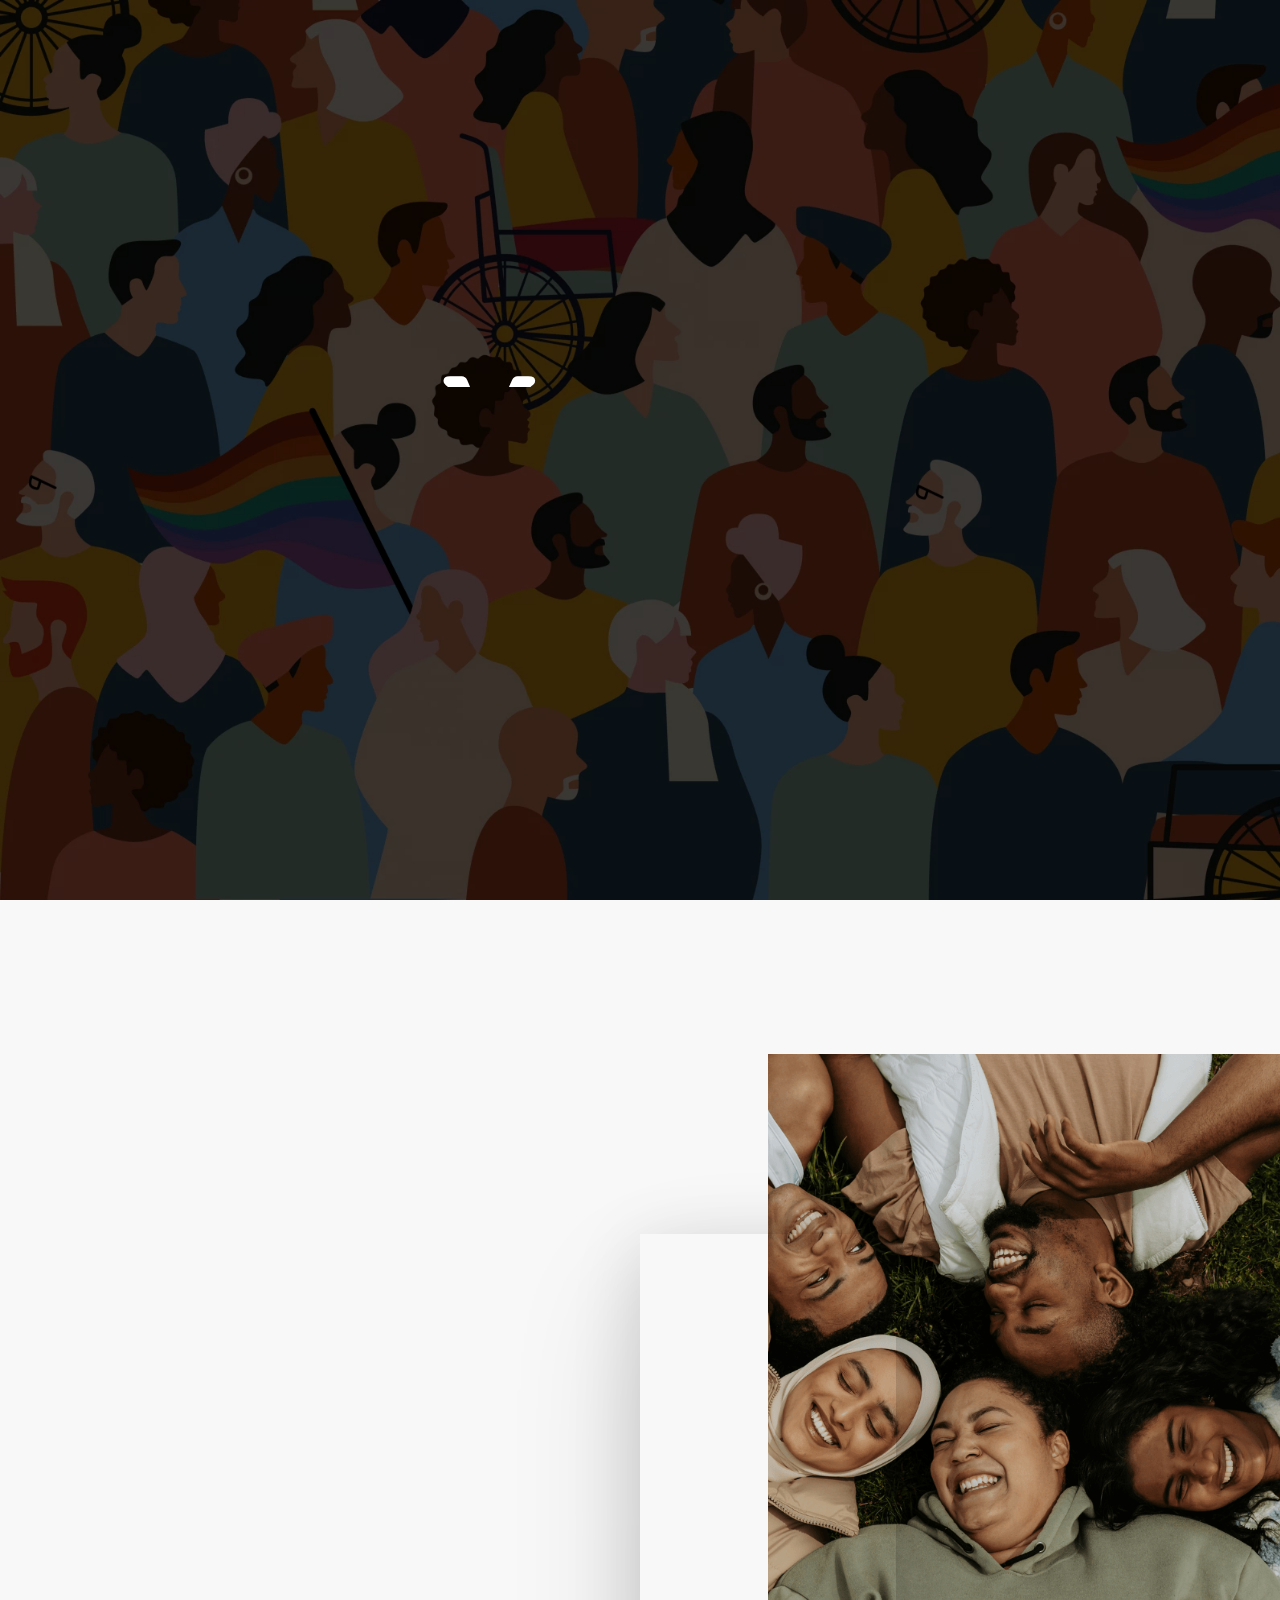
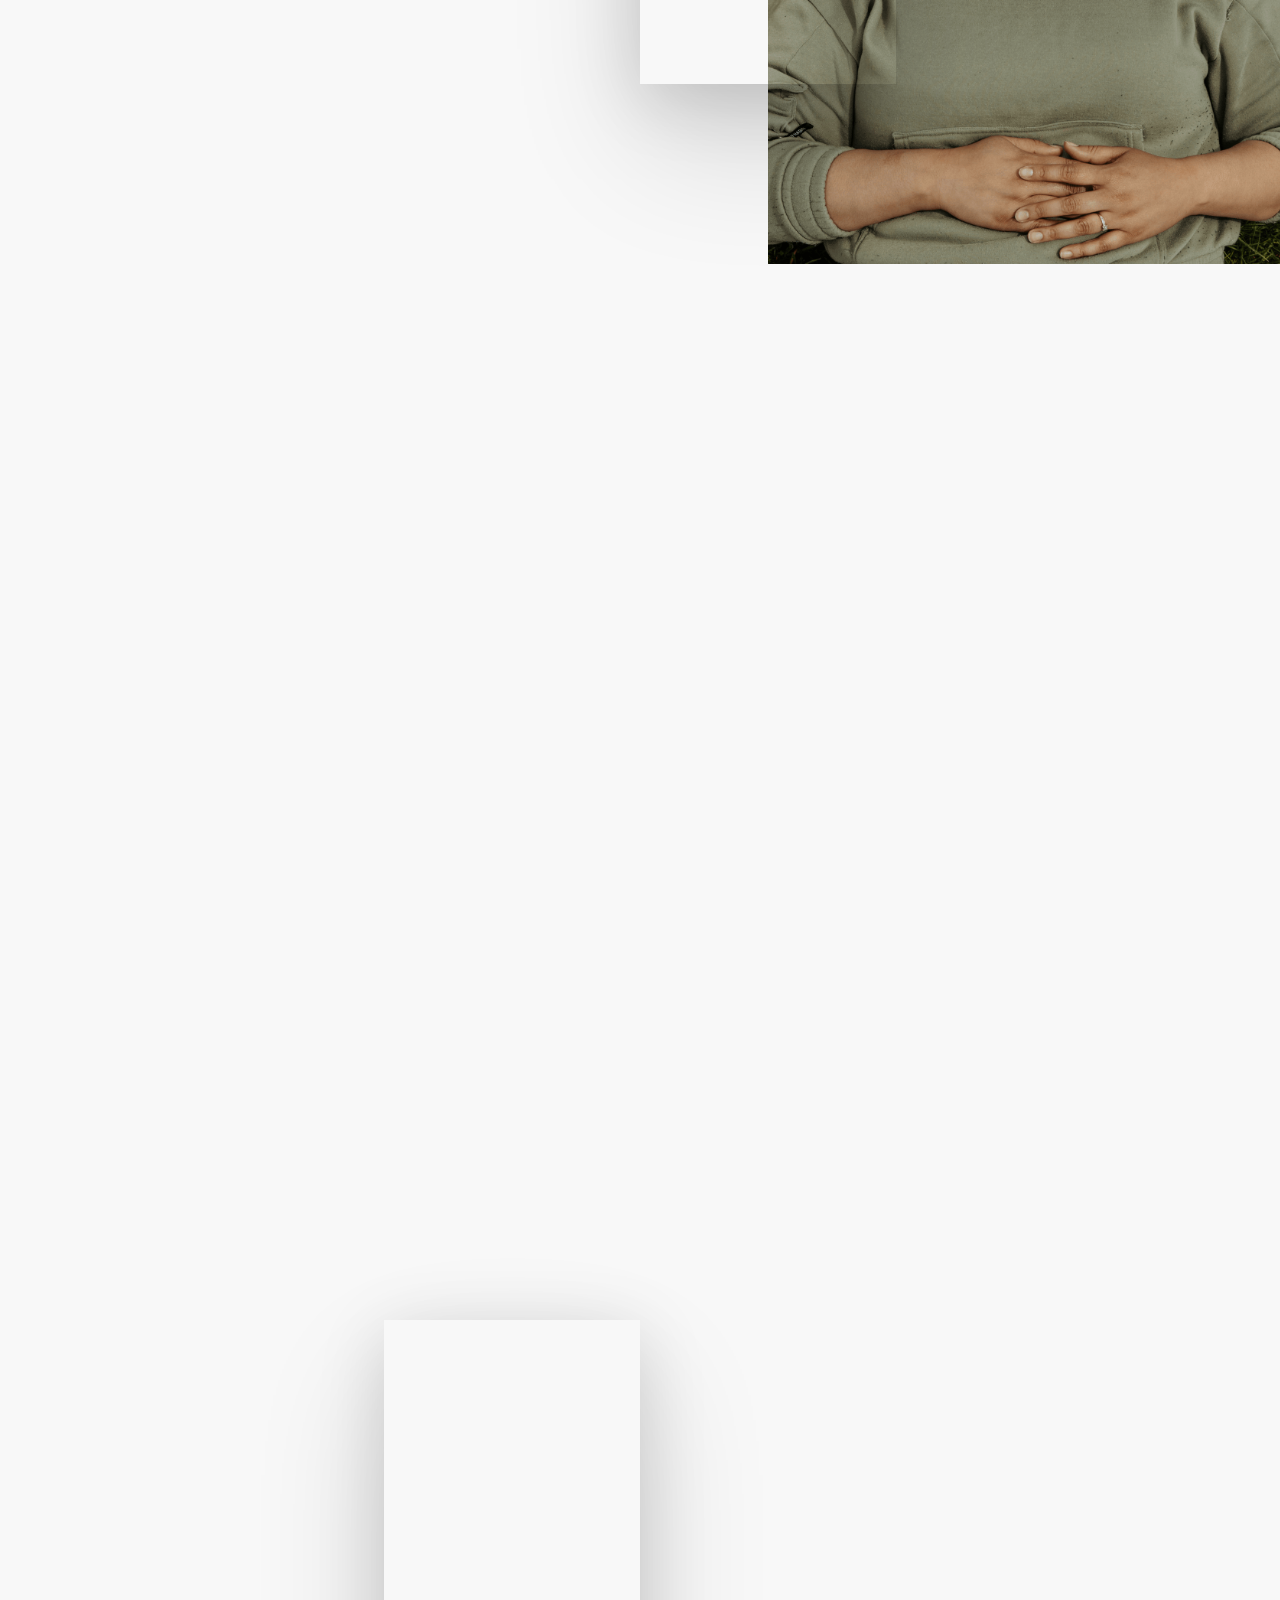
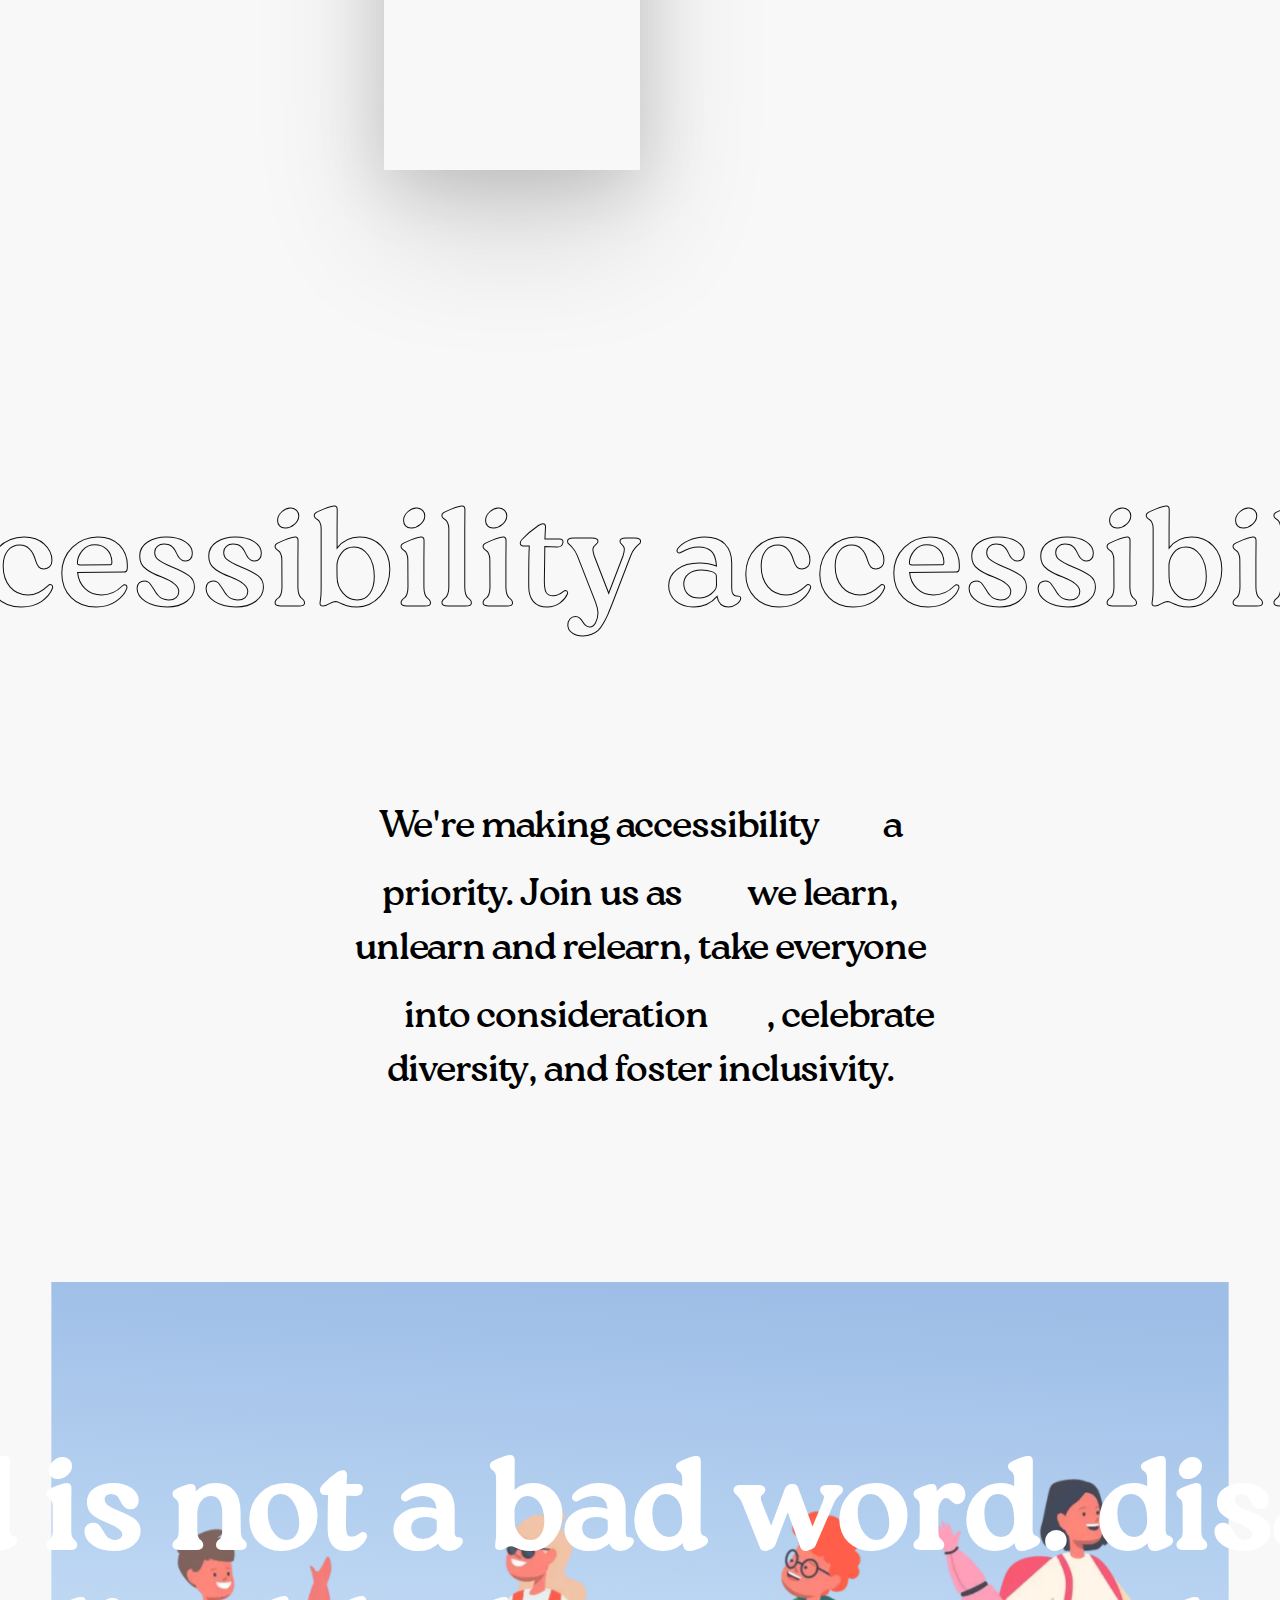
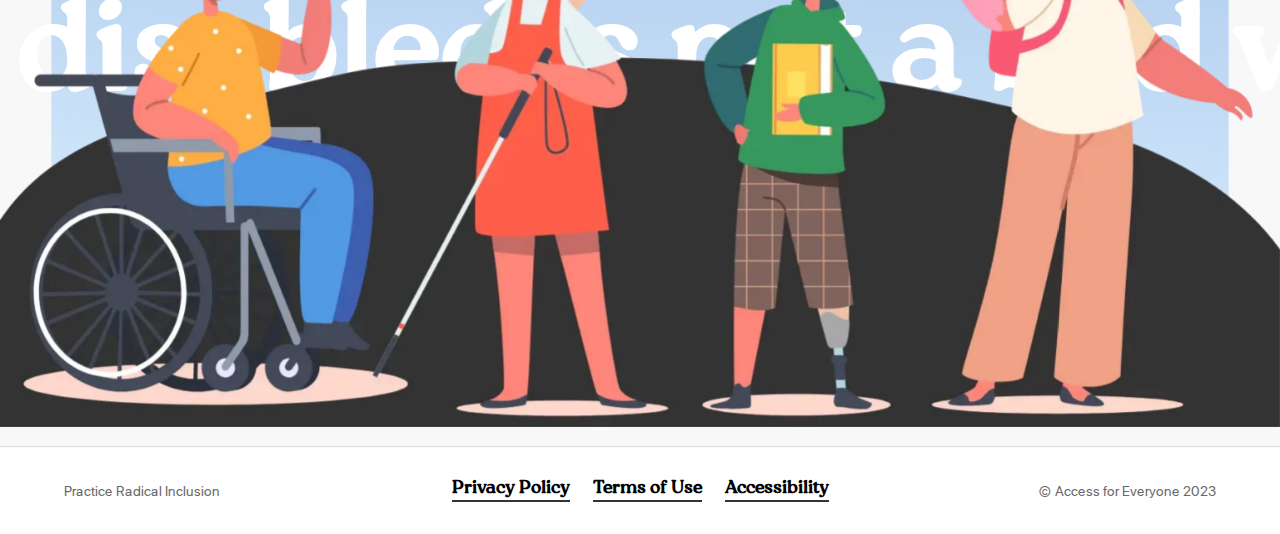
<file: index.html>
<!DOCTYPE html>
<html lang="en" class="js">
    <head>
        <meta charset="UTF-8">
        <meta name="viewport" content="width=device-width, initial-scale=1, maximum-scale=1, user-scalable=0">
        <title>Access for Everyone | Disability Inclusion and Accessibility</title>
        <meta name="description" content="Access for Everyone is an organization passionate about making a difference in the world by building a society that is more accessible and inclusive.">
        <meta name="robots" content="max-image-preview:large">
        <meta name="google-site-verification" content="pIZFIYYTchD-QRS7JWMzdHAIeugf9Qmeuxp33M4mfCU">
        <meta name="p:domain_verify" content="65c92ec96d9dc990aa23a69af8395223">
        <link rel="canonical" href="https://a4e.org.in">
        <meta property="og:locale" content="en_US">
        <meta property="og:site_name" content="Access for Everyone">
        <meta property="og:type" content="website">
        <meta property="og:title" content="Access for Everyone | Disability Inclusion and Accessibility">
        <meta property="og:description" content="Access for Everyone is an organization passionate about making a difference in the world by building a society that is more accessible and inclusive.">
        <meta property="og:url" content="https://a4e.org.in">
        <meta property="og:image" content="assets/images/home-header.webp">
        <meta property="og:image:secure_url" content="assets/images/home-header.webp">
        <meta property="og:image:width" content="666">
        <meta property="og:image:height" content="1000">
        <meta name="twitter:card" content="summary_large_image">
        <meta name="twitter:site" content="@a4eorg">
        <meta name="twitter:title" content="Access for Everyone | Disability Inclusion and Accessibility">
        <meta name="twitter:description" content="Access for Everyone is an organization passionate about making a difference in the world by building a society that is more accessible and inclusive.">
        <meta name="twitter:creator" content="@a4eorg">
        <meta name="twitter:image" content="assets/images/home-header.webp">
        <style id="classic-theme-styles-inline-css" type="text/css">
            /*! This file is auto-generated */
            .wp-block-button__link {
                color: #fff;
                background-color: #32373c;
                border-radius: 9999px;
                box-shadow: none;
                text-decoration: none;
                padding: calc(.667em + 2px) calc(1.333em + 2px);
                font-size: 1.125em
            }

            .wp-block-file__button {
                background: #32373c;
                color: #fff;
                text-decoration: none
            }
        </style>
        <style id="global-styles-inline-css" type="text/css">
            body {
                --wp--preset--color--black: #000000;
                --wp--preset--color--cyan-bluish-gray: #abb8c3;
                --wp--preset--color--white: #ffffff;
                --wp--preset--color--pale-pink: #f78da7;
                --wp--preset--color--vivid-red: #cf2e2e;
                --wp--preset--color--luminous-vivid-orange: #ff6900;
                --wp--preset--color--luminous-vivid-amber: #fcb900;
                --wp--preset--color--light-green-cyan: #7bdcb5;
                --wp--preset--color--vivid-green-cyan: #00d084;
                --wp--preset--color--pale-cyan-blue: #8ed1fc;
                --wp--preset--color--vivid-cyan-blue: #0693e3;
                --wp--preset--color--vivid-purple: #9b51e0;
                --wp--preset--gradient--vivid-cyan-blue-to-vivid-purple: linear-gradient(135deg, rgba(6, 147, 227, 1) 0%, rgb(155, 81, 224) 100%);
                --wp--preset--gradient--light-green-cyan-to-vivid-green-cyan: linear-gradient(135deg, rgb(122, 220, 180) 0%, rgb(0, 208, 130) 100%);
                --wp--preset--gradient--luminous-vivid-amber-to-luminous-vivid-orange: linear-gradient(135deg, rgba(252, 185, 0, 1) 0%, rgba(255, 105, 0, 1) 100%);
                --wp--preset--gradient--luminous-vivid-orange-to-vivid-red: linear-gradient(135deg, rgba(255, 105, 0, 1) 0%, rgb(207, 46, 46) 100%);
                --wp--preset--gradient--very-light-gray-to-cyan-bluish-gray: linear-gradient(135deg, rgb(238, 238, 238) 0%, rgb(169, 184, 195) 100%);
                --wp--preset--gradient--cool-to-warm-spectrum: linear-gradient(135deg, rgb(74, 234, 220) 0%, rgb(151, 120, 209) 20%, rgb(207, 42, 186) 40%, rgb(238, 44, 130) 60%, rgb(251, 105, 98) 80%, rgb(254, 248, 76) 100%);
                --wp--preset--gradient--blush-light-purple: linear-gradient(135deg, rgb(255, 206, 236) 0%, rgb(152, 150, 240) 100%);
                --wp--preset--gradient--blush-bordeaux: linear-gradient(135deg, rgb(254, 205, 165) 0%, rgb(254, 45, 45) 50%, rgb(107, 0, 62) 100%);
                --wp--preset--gradient--luminous-dusk: linear-gradient(135deg, rgb(255, 203, 112) 0%, rgb(199, 81, 192) 50%, rgb(65, 88, 208) 100%);
                --wp--preset--gradient--pale-ocean: linear-gradient(135deg, rgb(255, 245, 203) 0%, rgb(182, 227, 212) 50%, rgb(51, 167, 181) 100%);
                --wp--preset--gradient--electric-grass: linear-gradient(135deg, rgb(202, 248, 128) 0%, rgb(113, 206, 126) 100%);
                --wp--preset--gradient--midnight: linear-gradient(135deg, rgb(2, 3, 129) 0%, rgb(40, 116, 252) 100%);
                --wp--preset--font-size--small: 13px;
                --wp--preset--font-size--medium: 20px;
                --wp--preset--font-size--large: 36px;
                --wp--preset--font-size--x-large: 42px;
                --wp--preset--spacing--20: 0.44rem;
                --wp--preset--spacing--30: 0.67rem;
                --wp--preset--spacing--40: 1rem;
                --wp--preset--spacing--50: 1.5rem;
                --wp--preset--spacing--60: 2.25rem;
                --wp--preset--spacing--70: 3.38rem;
                --wp--preset--spacing--80: 5.06rem;
                --wp--preset--shadow--natural: 6px 6px 9px rgba(0, 0, 0, 0.2);
                --wp--preset--shadow--deep: 12px 12px 50px rgba(0, 0, 0, 0.4);
                --wp--preset--shadow--sharp: 6px 6px 0px rgba(0, 0, 0, 0.2);
                --wp--preset--shadow--outlined: 6px 6px 0px -3px rgba(255, 255, 255, 1), 6px 6px rgba(0, 0, 0, 1);
                --wp--preset--shadow--crisp: 6px 6px 0px rgba(0, 0, 0, 1);
            }

            :where(.is-layout-flex) {
                gap: 0.5em;
            }

            :where(.is-layout-grid) {
                gap: 0.5em;
            }

            body .is-layout-flow>.alignleft {
                float: left;
                margin-inline-start: 0;
                margin-inline-end: 2em;
            }

            body .is-layout-flow>.alignright {
                float: right;
                margin-inline-start: 2em;
                margin-inline-end: 0;
            }

            body .is-layout-flow>.aligncenter {
                margin-left: auto !important;
                margin-right: auto !important;
            }

            body .is-layout-constrained>.alignleft {
                float: left;
                margin-inline-start: 0;
                margin-inline-end: 2em;
            }

            body .is-layout-constrained>.alignright {
                float: right;
                margin-inline-start: 2em;
                margin-inline-end: 0;
            }

            body .is-layout-constrained>.aligncenter {
                margin-left: auto !important;
                margin-right: auto !important;
            }

            body .is-layout-constrained> :where(:not(.alignleft):not(.alignright):not(.alignfull)) {
                max-width: var(--wp--style--global--content-size);
                margin-left: auto !important;
                margin-right: auto !important;
            }

            body .is-layout-constrained>.alignwide {
                max-width: var(--wp--style--global--wide-size);
            }

            body .is-layout-flex {
                display: flex;
            }

            body .is-layout-flex {
                flex-wrap: wrap;
                align-items: center;
            }

            body .is-layout-flex>* {
                margin: 0;
            }

            body .is-layout-grid {
                display: grid;
            }

            body .is-layout-grid>* {
                margin: 0;
            }

            :where(.wp-block-columns.is-layout-flex) {
                gap: 2em;
            }

            :where(.wp-block-columns.is-layout-grid) {
                gap: 2em;
            }

            :where(.wp-block-post-template.is-layout-flex) {
                gap: 1.25em;
            }

            :where(.wp-block-post-template.is-layout-grid) {
                gap: 1.25em;
            }

            .has-black-color {
                color: var(--wp--preset--color--black) !important;
            }

            .has-cyan-bluish-gray-color {
                color: var(--wp--preset--color--cyan-bluish-gray) !important;
            }

            .has-white-color {
                color: var(--wp--preset--color--white) !important;
            }

            .has-pale-pink-color {
                color: var(--wp--preset--color--pale-pink) !important;
            }

            .has-vivid-red-color {
                color: var(--wp--preset--color--vivid-red) !important;
            }

            .has-luminous-vivid-orange-color {
                color: var(--wp--preset--color--luminous-vivid-orange) !important;
            }

            .has-luminous-vivid-amber-color {
                color: var(--wp--preset--color--luminous-vivid-amber) !important;
            }

            .has-light-green-cyan-color {
                color: var(--wp--preset--color--light-green-cyan) !important;
            }

            .has-vivid-green-cyan-color {
                color: var(--wp--preset--color--vivid-green-cyan) !important;
            }

            .has-pale-cyan-blue-color {
                color: var(--wp--preset--color--pale-cyan-blue) !important;
            }

            .has-vivid-cyan-blue-color {
                color: var(--wp--preset--color--vivid-cyan-blue) !important;
            }

            .has-vivid-purple-color {
                color: var(--wp--preset--color--vivid-purple) !important;
            }

            .has-black-background-color {
                background-color: var(--wp--preset--color--black) !important;
            }

            .has-cyan-bluish-gray-background-color {
                background-color: var(--wp--preset--color--cyan-bluish-gray) !important;
            }

            .has-white-background-color {
                background-color: var(--wp--preset--color--white) !important;
            }

            .has-pale-pink-background-color {
                background-color: var(--wp--preset--color--pale-pink) !important;
            }

            .has-vivid-red-background-color {
                background-color: var(--wp--preset--color--vivid-red) !important;
            }

            .has-luminous-vivid-orange-background-color {
                background-color: var(--wp--preset--color--luminous-vivid-orange) !important;
            }

            .has-luminous-vivid-amber-background-color {
                background-color: var(--wp--preset--color--luminous-vivid-amber) !important;
            }

            .has-light-green-cyan-background-color {
                background-color: var(--wp--preset--color--light-green-cyan) !important;
            }

            .has-vivid-green-cyan-background-color {
                background-color: var(--wp--preset--color--vivid-green-cyan) !important;
            }

            .has-pale-cyan-blue-background-color {
                background-color: var(--wp--preset--color--pale-cyan-blue) !important;
            }

            .has-vivid-cyan-blue-background-color {
                background-color: var(--wp--preset--color--vivid-cyan-blue) !important;
            }

            .has-vivid-purple-background-color {
                background-color: var(--wp--preset--color--vivid-purple) !important;
            }

            .has-black-border-color {
                border-color: var(--wp--preset--color--black) !important;
            }

            .has-cyan-bluish-gray-border-color {
                border-color: var(--wp--preset--color--cyan-bluish-gray) !important;
            }

            .has-white-border-color {
                border-color: var(--wp--preset--color--white) !important;
            }

            .has-pale-pink-border-color {
                border-color: var(--wp--preset--color--pale-pink) !important;
            }

            .has-vivid-red-border-color {
                border-color: var(--wp--preset--color--vivid-red) !important;
            }

            .has-luminous-vivid-orange-border-color {
                border-color: var(--wp--preset--color--luminous-vivid-orange) !important;
            }

            .has-luminous-vivid-amber-border-color {
                border-color: var(--wp--preset--color--luminous-vivid-amber) !important;
            }

            .has-light-green-cyan-border-color {
                border-color: var(--wp--preset--color--light-green-cyan) !important;
            }

            .has-vivid-green-cyan-border-color {
                border-color: var(--wp--preset--color--vivid-green-cyan) !important;
            }

            .has-pale-cyan-blue-border-color {
                border-color: var(--wp--preset--color--pale-cyan-blue) !important;
            }

            .has-vivid-cyan-blue-border-color {
                border-color: var(--wp--preset--color--vivid-cyan-blue) !important;
            }

            .has-vivid-purple-border-color {
                border-color: var(--wp--preset--color--vivid-purple) !important;
            }

            .has-vivid-cyan-blue-to-vivid-purple-gradient-background {
                background: var(--wp--preset--gradient--vivid-cyan-blue-to-vivid-purple) !important;
            }

            .has-light-green-cyan-to-vivid-green-cyan-gradient-background {
                background: var(--wp--preset--gradient--light-green-cyan-to-vivid-green-cyan) !important;
            }

            .has-luminous-vivid-amber-to-luminous-vivid-orange-gradient-background {
                background: var(--wp--preset--gradient--luminous-vivid-amber-to-luminous-vivid-orange) !important;
            }

            .has-luminous-vivid-orange-to-vivid-red-gradient-background {
                background: var(--wp--preset--gradient--luminous-vivid-orange-to-vivid-red) !important;
            }

            .has-very-light-gray-to-cyan-bluish-gray-gradient-background {
                background: var(--wp--preset--gradient--very-light-gray-to-cyan-bluish-gray) !important;
            }

            .has-cool-to-warm-spectrum-gradient-background {
                background: var(--wp--preset--gradient--cool-to-warm-spectrum) !important;
            }

            .has-blush-light-purple-gradient-background {
                background: var(--wp--preset--gradient--blush-light-purple) !important;
            }

            .has-blush-bordeaux-gradient-background {
                background: var(--wp--preset--gradient--blush-bordeaux) !important;
            }

            .has-luminous-dusk-gradient-background {
                background: var(--wp--preset--gradient--luminous-dusk) !important;
            }

            .has-pale-ocean-gradient-background {
                background: var(--wp--preset--gradient--pale-ocean) !important;
            }

            .has-electric-grass-gradient-background {
                background: var(--wp--preset--gradient--electric-grass) !important;
            }

            .has-midnight-gradient-background {
                background: var(--wp--preset--gradient--midnight) !important;
            }

            .has-small-font-size {
                font-size: var(--wp--preset--font-size--small) !important;
            }

            .has-medium-font-size {
                font-size: var(--wp--preset--font-size--medium) !important;
            }

            .has-large-font-size {
                font-size: var(--wp--preset--font-size--large) !important;
            }

            .has-x-large-font-size {
                font-size: var(--wp--preset--font-size--x-large) !important;
            }

            .wp-block-navigation a:where(:not(.wp-element-button)) {
                color: inherit;
            }

            :where(.wp-block-post-template.is-layout-flex) {
                gap: 1.25em;
            }

            :where(.wp-block-post-template.is-layout-grid) {
                gap: 1.25em;
            }

            :where(.wp-block-columns.is-layout-flex) {
                gap: 2em;
            }

            :where(.wp-block-columns.is-layout-grid) {
                gap: 2em;
            }

            .wp-block-pullquote {
                font-size: 1.5em;
                line-height: 1.6;
            }
        </style>
        <link rel="stylesheet" id="main-css" href="assets/css/main.css" type="text/css" media="all">
        <link rel="stylesheet" id="contact-form-7-css" href="assets/css/styles.css" type="text/css" media="all">
        <link rel="stylesheet" id="salient-grid-system-css" href="assets/css/grid-system.css" type="text/css" media="all">
        <link rel="stylesheet" id="main-styles-css" href="assets/css/style.css" type="text/css" media="all">
        <style id="main-styles-inline-css" type="text/css">
            html body[data-header-resize="1"] .container-wrap,
            html body[data-header-format="left-header"][data-header-resize="0"] .container-wrap,
            html body[data-header-resize="0"] .container-wrap,
            body[data-header-format="left-header"][data-header-resize="0"] .container-wrap {
                padding-top: 0;
            }

            .main-content>.row>#breadcrumbs.yoast {
                padding: 20px 0;
            }

            html:not(.page-trans-loaded) {
                background-color: #ffffff;
            }
        </style>
        <link rel="stylesheet" id="nectar-header-perma-transparent-css" href="assets/css/header-perma-transparent.css" type="text/css" media="all">
        <link rel="stylesheet" id="nectar-element-fancy-box-css" href="assets/css/element-fancy-box.css" type="text/css" media="all">
        <link rel="stylesheet" id="nectar-element-scrolling-text-css" href="assets/css/element-scrolling-text.css" type="text/css" media="all">
        <link rel="stylesheet" id="nectar-element-post-grid-css" href="assets/css/element-post-grid.css" type="text/css" media="all">
        <link rel="stylesheet" id="responsive-css" href="assets/css/responsive.css" type="text/css" media="all">
        <link rel="stylesheet" id="nectar-flickity-css" href="assets/css/flickity.css" type="text/css" media="all">
        <link rel="stylesheet" id="select2-css" href="assets/css/select2.css" type="text/css" media="all">
        <link rel="stylesheet" id="skin-material-css" href="assets/css/skin-material.css" type="text/css" media="all">
        <link rel="stylesheet" id="salient-wp-menu-dynamic-css" href="assets/css/menu-dynamic.css" type="text/css" media="all">
        <link rel="stylesheet" id="js_composer_front-css" href="assets/css/js_composer.min.css" type="text/css" media="all">
        <link rel="stylesheet" id="dynamic-css-css" href="assets/css/salient-dynamic-styles.css" type="text/css" media="all">
        <style id="dynamic-css-inline-css" type="text/css">
            @keyframes header_nav_entrance_animation {
                0% {
                    opacity: 0;
                }
                100% {
                    opacity: 1;
                }
            }

            @media only screen and (min-width:690px) {
                #header-outer {
                    opacity: 0;
                }

                #header-outer.entrance-animation {
                    animation: header_nav_entrance_animation 1.5s ease forwards 0.1s;
                }
            }

            .no-rgba #header-space {
                display: none;
            }

            @media only screen and (max-width:999px) {
                body #header-space[data-header-mobile-fixed="1"] {
                    display: none;
                }

                #header-outer[data-mobile-fixed="false"] {
                    position: absolute;
                }
            }

            @media only screen and (max-width:999px) {
                body:not(.nectar-no-flex-height) #header-space[data-secondary-header-display="full"]:not([data-header-mobile-fixed="false"]) {
                    display: block !important;
                    margin-bottom: -50px;
                }

                #header-space[data-secondary-header-display="full"][data-header-mobile-fixed="false"] {
                    display: none;
                }
            }

            @media only screen and (min-width:1000px) {
                #header-space {
                    display: none;
                }

                .nectar-slider-wrap.first-section,
                .parallax_slider_outer.first-section,
                .full-width-content.first-section,
                .parallax_slider_outer.first-section .swiper-slide .content,
                .nectar-slider-wrap.first-section .swiper-slide .content,
                #page-header-bg,
                .nder-page-header,
                #page-header-wrap,
                .full-width-section.first-section {
                    margin-top: 0 !important;
                }

                body #page-header-bg,
                body #page-header-wrap {
                    height: 86px;
                }

                body #search-outer {
                    z-index: 100000;
                }
            }

            @media only screen and (min-width:1000px) {

                #page-header-wrap.fullscreen-header,
                #page-header-wrap.fullscreen-header #page-header-bg,
                html:not(.nectar-box-roll-loaded) .nectar-box-roll>#page-header-bg.fullscreen-header,
                .nectar_fullscreen_zoom_recent_projects,
                #nectar_fullscreen_rows:not(.afterLoaded)>div {
                    height: 100vh;
                }

                .wpb_row.vc_row-o-full-height.top-level,
                .wpb_row.vc_row-o-full-height.top-level>.col.span_12 {
                    min-height: 100vh;
                }

                #page-header-bg[data-alignment-v="middle"] .span_6 .inner-wrap,
                #page-header-bg[data-alignment-v="top"] .span_6 .inner-wrap {
                    padding-top: 58px;
                }

                .nectar-slider-wrap[data-fullscreen="true"]:not(.loaded),
                .nectar-slider-wrap[data-fullscreen="true"]:not(.loaded) .swiper-container {
                    height: calc(100vh + 2px) !important;
                }

                .admin-bar .nectar-slider-wrap[data-fullscreen="true"]:not(.loaded),
                .admin-bar .nectar-slider-wrap[data-fullscreen="true"]:not(.loaded) .swiper-container {
                    height: calc(100vh - 30px) !important;
                }
            }

            @media only screen and (max-width:999px) {

                #page-header-bg[data-alignment-v="middle"]:not(.fullscreen-header) .span_6 .inner-wrap,
                #page-header-bg[data-alignment-v="top"] .span_6 .inner-wrap {
                    padding-top: 54px;
                }

                .vc_row.top-level.full-width-section:not(.full-width-ns)>.span_12,
                #page-header-bg[data-alignment-v="bottom"] .span_6 .inner-wrap {
                    padding-top: 24px;
                }
            }

            @media only screen and (max-width:690px) {
                .vc_row.top-level.full-width-section:not(.full-width-ns)>.span_12 {
                    padding-top: 54px;
                }

                .vc_row.top-level.full-width-content .nectar-recent-posts-single_featured .recent-post-container>.inner-wrap {
                    padding-top: 24px;
                }
            }

            @media only screen and (max-width:999px) {

                .full-width-ns .nectar-slider-wrap .swiper-slide[data-y-pos="middle"] .content,
                .full-width-ns .nectar-slider-wrap .swiper-slide[data-y-pos="top"] .content {
                    padding-top: 30px;
                }
            }

            @media only screen and (max-width:999px) {
                .using-mobile-browser #nectar_fullscreen_rows:not(.afterLoaded):not([data-mobile-disable="on"])>div {
                    height: calc(100vh - 76px);
                }

                .using-mobile-browser .wpb_row.vc_row-o-full-height.top-level,
                .using-mobile-browser .wpb_row.vc_row-o-full-height.top-level>.col.span_12,
                [data-permanent-transparent="1"].using-mobile-browser .wpb_row.vc_row-o-full-height.top-level,
                [data-permanent-transparent="1"].using-mobile-browser .wpb_row.vc_row-o-full-height.top-level>.col.span_12 {
                    min-height: calc(100vh - 76px);
                }

                html:not(.nectar-box-roll-loaded) .nectar-box-roll>#page-header-bg.fullscreen-header,
                .nectar_fullscreen_zoom_recent_projects,
                .nectar-slider-wrap[data-fullscreen="true"]:not(.loaded),
                .nectar-slider-wrap[data-fullscreen="true"]:not(.loaded) .swiper-container,
                #nectar_fullscreen_rows:not(.afterLoaded):not([data-mobile-disable="on"])>div {
                    height: calc(100vh - 1px);
                }

                .wpb_row.vc_row-o-full-height.top-level,
                .wpb_row.vc_row-o-full-height.top-level>.col.span_12 {
                    min-height: calc(100vh - 1px);
                }

                [data-bg-header="true"][data-permanent-transparent="1"] #page-header-wrap.fullscreen-header,
                [data-bg-header="true"][data-permanent-transparent="1"] #page-header-wrap.fullscreen-header #page-header-bg,
                html:not(.nectar-box-roll-loaded) [data-bg-header="true"][data-permanent-transparent="1"] .nectar-box-roll>#page-header-bg.fullscreen-header,
                [data-bg-header="true"][data-permanent-transparent="1"] .nectar_fullscreen_zoom_recent_projects,
                [data-permanent-transparent="1"] .nectar-slider-wrap[data-fullscreen="true"]:not(.loaded),
                [data-permanent-transparent="1"] .nectar-slider-wrap[data-fullscreen="true"]:not(.loaded) .swiper-container {
                    height: 100vh;
                }

                [data-permanent-transparent="1"] .wpb_row.vc_row-o-full-height.top-level,
                [data-permanent-transparent="1"] .wpb_row.vc_row-o-full-height.top-level>.col.span_12 {
                    min-height: 100vh;
                }

                body[data-transparent-header="false"] #ajax-content-wrap.no-scroll {
                    min-height: calc(100vh - 1px);
                    height: calc(100vh - 1px);
                }
            }

            @media only screen and (max-width:999px) {
                .mobile-disable-bg-image-animation .row-bg-wrap .inner-wrap {
                    animation: none !important;
                }

                .mobile-disable-bg-image-animation .row-bg-wrap .row-bg {
                    opacity: 1 !important;
                }

                .mobile-disable-bg-image-animation .row-bg-wrap .inner-wrap {
                    transform: none !important;
                    opacity: 1 !important;
                }
            }

            #ajax-content-wrap .vc_row.left_padding_8pct .row_col_wrap_12 {
                padding-left: 8%;
            }

            #ajax-content-wrap .vc_row.right_padding_8pct .row_col_wrap_12 {
                padding-right: 8%;
            }

            @media only screen and (max-width:999px) {
                #ajax-content-wrap .vc_row.left_padding_tablet_8pct .row_col_wrap_12 {
                    padding-left: 8% !important;
                }
            }

            @media only screen and (max-width:999px) {
                #ajax-content-wrap .vc_row.right_padding_tablet_8pct .row_col_wrap_12 {
                    padding-right: 8% !important;
                }
            }

            @media only screen and (max-width:999px) {

                .wpb_row.reverse_columns_row_tablet .row_col_wrap_12,
                .wpb_row.inner_row.reverse_columns_row_tablet .row_col_wrap_12_inner {
                    flex-direction: row-reverse;
                }

                .wpb_row.reverse_columns_column_tablet .row_col_wrap_12,
                .wpb_row.inner_row.reverse_columns_column_tablet .row_col_wrap_12_inner {
                    flex-direction: column-reverse;
                }

                .wpb_row.reverse_columns_column_tablet:not([data-column-margin="none"]):not(.full-width-content)>.row_col_wrap_12>.wpb_column:last-of-type,
                .wpb_row:not(.full-width-content) .wpb_row.inner_row:not([data-column-margin="none"]).reverse_columns_column_tablet .row_col_wrap_12_inner>.wpb_column:last-of-type {
                    margin-bottom: 25px;
                }

                .wpb_row.reverse_columns_column_tablet:not([data-column-margin="none"]):not(.full-width-content)>.row_col_wrap_12>.wpb_column:first-of-type,
                .wpb_row:not(.full-width-content) .wpb_row.inner_row:not([data-column-margin="none"]).reverse_columns_column_tablet .row_col_wrap_12_inner>.wpb_column:first-of-type {
                    margin-bottom: 0;
                }
            }

            @media only screen and (max-width:999px) {
                .vc_row.top_padding_tablet_10pct {
                    padding-top: 10% !important;
                }
            }

            @media only screen and (max-width:999px) {
                .vc_row.bottom_padding_tablet_15pct {
                    padding-bottom: 15% !important;
                }
            }

            #ajax-content-wrap .vc_row.left_padding_27pct .row_col_wrap_12 {
                padding-left: 27%;
            }

            #ajax-content-wrap .vc_row.right_padding_27pct .row_col_wrap_12 {
                padding-right: 27%;
            }

            @media only screen and (max-width:999px) {
                #ajax-content-wrap .vc_row.left_padding_tablet_18pct .row_col_wrap_12 {
                    padding-left: 18% !important;
                }
            }

            @media only screen and (max-width:999px) {
                #ajax-content-wrap .vc_row.right_padding_tablet_18pct .row_col_wrap_12 {
                    padding-right: 18% !important;
                }
            }

            body .container-wrap .wpb_row[data-column-margin="none"]:not(.full-width-section):not(.full-width-content) {
                margin-bottom: 0;
            }

            body .container-wrap .vc_row-fluid[data-column-margin="none"]>.span_12,
            body .container-wrap .vc_row-fluid[data-column-margin="none"] .full-page-inner>.container>.span_12,
            body .container-wrap .vc_row-fluid[data-column-margin="none"] .full-page-inner>.span_12 {
                margin-left: 0;
                margin-right: 0;
            }

            body .container-wrap .vc_row-fluid[data-column-margin="none"] .wpb_column:not(.child_column),
            body .container-wrap .inner_row[data-column-margin="none"] .child_column {
                padding-left: 0;
                padding-right: 0;
            }

            .vc_row.inner_row.min_width_desktop_175px {
                min-width: 175px;
            }

            .vc_row.inner_row.row_position_absolute {
                position: absolute;
            }

            .vc_row.inner_row.bottom_position_desktop_0px {
                bottom: 0;
            }

            .vc_row.inner_row.left_position_desktop_50pct {
                left: 50%;
            }

            @media only screen and (max-width:999px) {
                .vc_row.inner_row.top_padding_tablet_8pct {
                    padding-top: 8% !important;
                }
            }

            @media only screen and (max-width:999px) {
                #ajax-content-wrap .vc_row.inner_row.right_padding_tablet_25pct .row_col_wrap_12_inner {
                    padding-right: 25% !important;
                }
            }

            @media only screen and (max-width:999px) {
                .vc_row.inner_row.top_padding_tablet_30px {
                    padding-top: 30px !important;
                }
            }

            #ajax-content-wrap .vc_row.inner_row.left_padding_20pct .row_col_wrap_12_inner {
                padding-left: 20%;
            }

            @media only screen and (max-width:999px) {
                #ajax-content-wrap .vc_row.inner_row.left_padding_tablet_10pct .row_col_wrap_12_inner {
                    padding-left: 10% !important;
                }
            }

            .vc_row.inner_row.min_width_desktop_40pct {
                min-width: 40%;
            }

            .vc_row.inner_row.top_position_desktop_50pct {
                top: 50%;
            }

            .vc_row.inner_row.left_position_desktop_0px {
                left: 0;
            }

            #ajax-content-wrap .vc_row.inner_row.right_padding_20pct .row_col_wrap_12_inner {
                padding-right: 20%;
            }

            @media only screen and (max-width:999px) {
                #ajax-content-wrap .vc_row.inner_row.right_padding_tablet_10pct .row_col_wrap_12_inner {
                    padding-right: 10% !important;
                }
            }

            .vc_row.inner_row.right_position_desktop_0px {
                right: 0;
            }

            @media only screen and (max-width:999px) {
                .vc_row.inner_row.top_padding_tablet_7pct {
                    padding-top: 7% !important;
                }
            }

            @media only screen and (max-width:999px) {
                .vc_row.inner_row.bottom_padding_tablet_5pct {
                    padding-bottom: 5% !important;
                }
            }

            #ajax-content-wrap .col[data-padding-pos="top-bottom"]>.vc_column-inner,
            #ajax-content-wrap .col[data-padding-pos="top-bottom"]>.n-sticky>.vc_column-inner {
                padding-left: 0;
                padding-right: 0
            }

            .wpb_column.el_spacing_0px>.vc_column-inner>.wpb_wrapper>div:not(:last-child) {
                margin-bottom: 0;
            }

            .wpb_column.column_position_static,
            .wpb_column.column_position_static>.vc_column-inner {
                position: static;
            }

            .col.padding-8-percent>.vc_column-inner,
            .col.padding-8-percent>.n-sticky>.vc_column-inner {
                padding: calc(600px * 0.08);
            }

            @media only screen and (max-width:690px) {

                .col.padding-8-percent>.vc_column-inner,
                .col.padding-8-percent>.n-sticky>.vc_column-inner {
                    padding: calc(100vw * 0.08);
                }
            }

            @media only screen and (min-width:1000px) {

                .col.padding-8-percent>.vc_column-inner,
                .col.padding-8-percent>.n-sticky>.vc_column-inner {
                    padding: calc((100vw - 180px) * 0.08);
                }

                .column_container:not(.vc_col-sm-12) .col.padding-8-percent>.vc_column-inner {
                    padding: calc((100vw - 180px) * 0.04);
                }
            }

            @media only screen and (min-width:1425px) {
                .col.padding-8-percent>.vc_column-inner {
                    padding: calc(1245px * 0.08);
                }

                .column_container:not(.vc_col-sm-12) .col.padding-8-percent>.vc_column-inner {
                    padding: calc(1245px * 0.04);
                }
            }

            .full-width-content .col.padding-8-percent>.vc_column-inner {
                padding: calc(100vw * 0.08);
            }

            @media only screen and (max-width:999px) {
                .full-width-content .col.padding-8-percent>.vc_column-inner {
                    padding: calc(100vw * 0.08);
                }
            }

            @media only screen and (min-width:1000px) {
                .full-width-content .column_container:not(.vc_col-sm-12) .col.padding-8-percent>.vc_column-inner {
                    padding: calc(100vw * 0.04);
                }
            }

            .col.padding-6-percent>.vc_column-inner,
            .col.padding-6-percent>.n-sticky>.vc_column-inner {
                padding: calc(600px * 0.06);
            }

            @media only screen and (max-width:690px) {

                .col.padding-6-percent>.vc_column-inner,
                .col.padding-6-percent>.n-sticky>.vc_column-inner {
                    padding: calc(100vw * 0.06);
                }
            }

            @media only screen and (min-width:1000px) {

                .col.padding-6-percent>.vc_column-inner,
                .col.padding-6-percent>.n-sticky>.vc_column-inner {
                    padding: calc((100vw - 180px) * 0.06);
                }

                .column_container:not(.vc_col-sm-12) .col.padding-6-percent>.vc_column-inner {
                    padding: calc((100vw - 180px) * 0.03);
                }
            }

            @media only screen and (min-width:1425px) {
                .col.padding-6-percent>.vc_column-inner {
                    padding: calc(1245px * 0.06);
                }

                .column_container:not(.vc_col-sm-12) .col.padding-6-percent>.vc_column-inner {
                    padding: calc(1245px * 0.03);
                }
            }

            .full-width-content .col.padding-6-percent>.vc_column-inner {
                padding: calc(100vw * 0.06);
            }

            @media only screen and (max-width:999px) {
                .full-width-content .col.padding-6-percent>.vc_column-inner {
                    padding: calc(100vw * 0.06);
                }
            }

            @media only screen and (min-width:1000px) {
                .full-width-content .column_container:not(.vc_col-sm-12) .col.padding-6-percent>.vc_column-inner {
                    padding: calc(100vw * 0.03);
                }
            }

            #ajax-content-wrap .col[data-padding-pos="left-right"]>.vc_column-inner,
            #ajax-content-wrap .col[data-padding-pos="left-right"]>.n-sticky>.vc_column-inner {
                padding-top: 0;
                padding-bottom: 0
            }

            @media only screen and (max-width:999px) {

                body .wpb_row .wpb_column.padding-5-percent_tablet>.vc_column-inner,
                body .wpb_row .wpb_column.padding-5-percent_tablet>.n-sticky>.vc_column-inner {
                    padding: calc(999px * 0.05);
                }
            }

            @media only screen and (min-width:1000px) {
                html body {
                    overflow: visible;
                }

                .vc_row:not(.vc_row-o-equal-height) .nectar-sticky-column-css.vc_column_container>.n-sticky {
                    height: 100%;
                }

                .nectar-sticky-column-css.vc_column_container>.n-sticky>.vc_column-inner {
                    position: sticky;
                    top: var(--nectar-sticky-top-distance);
                }
            }

            .wpb_column.el_spacing_30px>.vc_column-inner>.wpb_wrapper>div:not(:last-child) {
                margin-bottom: 30px;
            }

            .col.padding-2-percent>.vc_column-inner,
            .col.padding-2-percent>.n-sticky>.vc_column-inner {
                padding: calc(600px * 0.03);
            }

            @media only screen and (max-width:690px) {

                .col.padding-2-percent>.vc_column-inner,
                .col.padding-2-percent>.n-sticky>.vc_column-inner {
                    padding: calc(100vw * 0.03);
                }
            }

            @media only screen and (min-width:1000px) {

                .col.padding-2-percent>.vc_column-inner,
                .col.padding-2-percent>.n-sticky>.vc_column-inner {
                    padding: calc((100vw - 180px) * 0.02);
                }

                .column_container:not(.vc_col-sm-12) .col.padding-2-percent>.vc_column-inner {
                    padding: calc((100vw - 180px) * 0.01);
                }
            }

            @media only screen and (min-width:1425px) {
                .col.padding-2-percent>.vc_column-inner {
                    padding: calc(1245px * 0.02);
                }

                .column_container:not(.vc_col-sm-12) .col.padding-2-percent>.vc_column-inner {
                    padding: calc(1245px * 0.01);
                }
            }

            .full-width-content .col.padding-2-percent>.vc_column-inner {
                padding: calc(100vw * 0.02);
            }

            @media only screen and (max-width:999px) {
                .full-width-content .col.padding-2-percent>.vc_column-inner {
                    padding: calc(100vw * 0.03);
                }
            }

            @media only screen and (min-width:1000px) {
                .full-width-content .column_container:not(.vc_col-sm-12) .col.padding-2-percent>.vc_column-inner {
                    padding: calc(100vw * 0.01);
                }
            }

            @media only screen and (max-width:999px) {

                .wpb_column.child_column.mobile-disable-entrance-animation,
                .wpb_column.child_column.mobile-disable-entrance-animation>.vc_column-inner {
                    transform: none !important;
                    opacity: 1 !important;
                }
            }

            .wpb_column.child_column.el_spacing_0px>.vc_column-inner>.wpb_wrapper>div:not(:last-child) {
                margin-bottom: 0;
            }

            .container-wrap .main-content .column-image-bg-wrap[data-bg-pos="center center"] .column-image-bg {
                background-position: center center;
            }

            @media only screen and (max-width:999px) {
                .wpb_column.child_column.top_margin_tablet_-23vw {
                    margin-top: -23vw !important;
                }
            }

            .nectar-post-grid[data-grid-item-height="60vh"] .nectar-post-grid-item {
                min-height: 60vh;
            }

            .nectar-post-grid-wrap[data-style="content_under_image"] [data-grid-item-height="60vh"] .nectar-post-grid-item-bg {
                height: 60vh;
            }

            .nectar-post-grid[data-border-radius="none"][data-text-layout="all_bottom_left_shadow"] .nectar-post-grid-item:before,
            .nectar-post-grid[data-border-radius="none"] .nectar-post-grid-item .inner,
            .nectar-post-grid[data-border-radius="none"] .bg-overlay {
                border-radius: 0;
            }

            #ajax-content-wrap .nectar-post-grid[data-columns="1"]>.nectar-post-grid-item:nth-child(1) {
                margin-top: 0;
            }

            #ajax-content-wrap .nectar-post-grid[data-columns="1"]>.nectar-post-grid-item:last-child {
                margin-bottom: 0;
            }

            .wpb_row.full-width-content .vc_col-sm-12 .nectar-post-grid[data-grid-spacing="35px"] {
                margin: 35px;
            }

            @media only screen and (min-width:1001px) {
                body[data-body-border="1"] .wpb_row.full-width-content .vc_col-sm-12 .nectar-post-grid[data-grid-spacing="35px"] {
                    margin: 35px -34px;
                }
            }

            .nectar-post-grid[data-grid-spacing="35px"]:not([data-columns="1"]) {
                margin-left: -35px;
                margin-right: -35px;
            }

            .nectar-post-grid[data-grid-spacing="35px"][data-columns="1"] .nectar-post-grid-item {
                margin-left: 0;
                margin-right: 0;
            }

            .nectar-post-grid[data-grid-spacing="35px"] .nectar-post-grid-item {
                margin: 35px;
            }

            @media only screen and (max-width:690px) {

                .nectar-post-grid[data-grid-spacing="35px"] .nectar-post-grid-item,
                .wpb_row.full-width-content .vc_col-sm-12 .nectar-post-grid[data-grid-spacing="35px"] {
                    margin: 20px;
                }
            }

            .nectar-post-grid[data-columns="4"][data-grid-spacing="35px"] .nectar-post-grid-item {
                width: calc(25% - 70px);
            }

            .nectar-post-grid[data-columns="3"][data-grid-spacing="35px"] .nectar-post-grid-item {
                width: calc(33.32% - 70px);
            }

            .nectar-post-grid[data-columns="2"][data-grid-spacing="35px"] .nectar-post-grid-item {
                width: calc(50% - 70px);
            }

            .nectar-post-grid-wrap[data-style="content_under_image"] .nectar-post-grid:not([data-card="yes"]) .nectar-post-grid-item .content {
                padding-bottom: 0;
            }

            @media only screen and (max-width:999px) and (min-width:690px) {
                body .nectar-post-grid[data-columns][data-grid-spacing="35px"]:not([data-columns="1"]):not([data-masonry="yes"]) .nectar-post-grid-item {
                    width: calc(50% - 70px);
                }
            }

            @media only screen and (min-width:1000px) {
                .nectar-post-grid.font_size_2vw .post-heading {
                    font-size: 2vw;
                }
            }

            .nectar-post-grid-item .bg-overlay[data-opacity="0.3"] {
                opacity: 0.3;
            }

            .nectar-post-grid-item:hover .bg-overlay[data-hover-opacity="0.4"] {
                opacity: 0.4;
            }

            .spacing-35px .load-more-wrap {
                margin-top: 0;
            }

            @media only screen and (min-width:1001px) {
                .spacing-35px .nectar-post-grid-filters {
                    padding-bottom: 0;
                    padding-top: 35px;
                }

                .full-width-content .span_12 .spacing-35px .nectar-post-grid-filters {
                    padding-top: 70px;
                }
            }

            @media only screen and (max-width:1000px) {
                .spacing-35px .nectar-post-grid-filters {
                    padding-bottom: 0;
                }
            }

            .img-with-aniamtion-wrap.custom-width-175px .inner {
                max-width: 175px;
            }

            .img-with-aniamtion-wrap[data-border-radius="none"] .img-with-animation,
            .img-with-aniamtion-wrap[data-border-radius="none"] .hover-wrap {
                border-radius: none;
            }

            .img-with-aniamtion-wrap.looped-animation-rotate .inner {
                animation: nectar_looped_rotate 12s forwards infinite linear;
            }

            @keyframes nectar_looped_rotate {
                0% {
                    transform: rotate(0deg);
                }

                100% {
                    transform: rotate(360deg);
                }
            }

            .nectar-scrolling-text[data-style="text_outline"] a {
                color: inherit;
            }

            .nectar-scrolling-text[data-style="text_outline"] a:hover em {
                -webkit-text-fill-color: initial;
                -webkit-text-stroke-width: 0;
            }

            .nectar-scrolling-text[data-style="text_outline"] em,
            .nectar-scrolling-text[data-style="text_outline"] i {
                font-style: normal;
                font-family: inherit;
            }

            .nectar-scrolling-text[data-style="text_outline"] em,
            .nectar-scrolling-text[data-style="text_outline"] i {
                -webkit-text-stroke-color: inherit;
                -webkit-text-fill-color: rgba(0, 0, 0, 0);
            }

            .nectar-scrolling-text[data-style="text_outline"][data-outline-thickness="ultra-thin"] em,
            .nectar-scrolling-text[data-style="text_outline"][data-outline-thickness="ultra-thin"] i {
                -webkit-text-stroke-width: 1px;
            }

            @media only screen and (min-width:1000px) {
                .nectar-scrolling-text.font_size_11vw .nectar-scrolling-text-inner * {
                    font-size: 11vw;
                    line-height: 1.1em;
                }
            }

            @media only screen and (max-width:1000px) {
                .nectar-scrolling-text.font_size_mobile_15vw .nectar-scrolling-text-inner * {
                    font-size: 15vw;
                    line-height: 1.1em;
                }
            }

            @media only screen and (min-width:1000px) {
                .nectar-scrolling-text.font_size_10vw .nectar-scrolling-text-inner * {
                    font-size: 10vw;
                    line-height: 1.1em;
                }
            }

            @media only screen and (max-width:1000px) {
                .nectar-scrolling-text.font_size_mobile_11vw .nectar-scrolling-text-inner * {
                    font-size: 11vw;
                    line-height: 1.1em;
                }
            }

            .nectar-fancy-box[data-style="image_above_text_underline"].aspect-4-5 .box-bg {
                padding-bottom: calc((5 / 4) * 100%);
            }

            .nectar-fancy-box[data-style="image_above_text_underline"].content-color-000000 * {
                color: #000000;
            }

            .nectar-fancy-box[data-style*="text_underline"].content-color-000000 h2,
            .nectar-fancy-box[data-style*="text_underline"].content-color-000000 h3,
            .nectar-fancy-box[data-style*="text_underline"].content-color-000000 h4,
            .nectar-fancy-box[data-style*="text_underline"].content-color-000000 h5 {
                background-image: linear-gradient(to right, #000000 0, #000000 100%);
            }

            .nectar-split-heading .heading-line {
                display: block;
                overflow: hidden;
                position: relative
            }

            .nectar-split-heading .heading-line>div {
                display: block;
                transform: translateY(200%);
                -webkit-transform: translateY(200%)
            }

            .nectar-split-heading h1 {
                margin-bottom: 0
            }

            @media only screen and (min-width:1000px) {

                .nectar-split-heading[data-custom-font-size="true"] h1,
                .nectar-split-heading[data-custom-font-size="true"] h2,
                .row .nectar-split-heading[data-custom-font-size="true"] h3,
                .row .nectar-split-heading[data-custom-font-size="true"] h4,
                .row .nectar-split-heading[data-custom-font-size="true"] h5,
                .row .nectar-split-heading[data-custom-font-size="true"] h6,
                .row .nectar-split-heading[data-custom-font-size="true"] i {
                    font-size: inherit;
                    line-height: inherit;
                }
            }

            @media only screen and (max-width:999px) {
                .nectar-split-heading.font_size_tablet_10vw {
                    font-size: 10vw !important;
                    line-height: 1.1 !important;
                }

                .nectar-split-heading.font_size_tablet_10vw * {
                    font-size: inherit !important;
                    line-height: inherit !important;
                }
            }

            .nectar-split-heading.font_line_height_1-1 {
                line-height: 1.1 !important;
            }

            .nectar-split-heading.font_line_height_1-1 * {
                line-height: 1.1 !important;
            }

            .centered-text .nectar-split-heading[data-animation-type="line-reveal-by-space"] h1,
            .centered-text .nectar-split-heading[data-animation-type="line-reveal-by-space"] h2,
            .centered-text .nectar-split-heading[data-animation-type="line-reveal-by-space"] h3,
            .centered-text .nectar-split-heading[data-animation-type="line-reveal-by-space"] h4 {
                margin: 0 auto;
            }

            .nectar-split-heading[data-animation-type="line-reveal-by-space"]:not(.markup-generated) {
                opacity: 0;
            }

            @media only screen and (max-width:999px) {
                .nectar-split-heading[data-m-rm-animation="true"] {
                    opacity: 1 !important;
                }
            }

            .nectar-split-heading[data-animation-type="line-reveal-by-space"]>*>span {
                position: relative;
                display: inline-block;
                overflow: hidden;
            }

            .nectar-split-heading[data-animation-type="line-reveal-by-space"] span {
                vertical-align: bottom;
            }

            .nectar-split-heading[data-animation-type="line-reveal-by-space"] span,
            .nectar-split-heading[data-animation-type="line-reveal-by-space"]:not(.markup-generated)>* {
                line-height: 1.2;
            }

            .nectar-split-heading[data-animation-type="line-reveal-by-space"][data-stagger="true"]:not([data-text-effect*="letter-reveal"]) span .inner {
                transition: transform 1.2s cubic-bezier(0.25, 1, 0.5, 1), opacity 1.2s cubic-bezier(0.25, 1, 0.5, 1);
            }

            .nectar-split-heading[data-animation-type="line-reveal-by-space"] span .inner {
                position: relative;
                display: inline-block;
                -webkit-transform: translateY(1.3em);
                transform: translateY(1.3em);
            }

            .nectar-split-heading[data-animation-type="line-reveal-by-space"] span .inner.animated {
                -webkit-transform: none;
                transform: none;
                opacity: 1;
            }

            .nectar-split-heading[data-animation-type="line-reveal-by-space"][data-text-effect="letter-reveal-bottom"]>*>span {
                padding: 0 .05em;
                margin: 0 -0.05em;
            }

            @media only screen and (max-width:1000px) {
                .nectar-split-heading[data-animation-type="line-reveal-by-space"][data-m-rm-animation="true"] span .inner {
                    -webkit-transform: none;
                    transform: none !important;
                    opacity: 1;
                }
            }

            .nectar-split-heading[data-animation-type="line-reveal-by-space"][data-align="left"] {
                display: flex;
                justify-content: flex-start;
            }

            .nectar-split-heading[data-animation-type="line-reveal-by-space"][data-align="center"] {
                display: flex;
                justify-content: center;
            }

            .nectar-split-heading[data-animation-type="line-reveal-by-space"][data-align="right"] {
                display: flex;
                justify-content: flex-end;
            }

            @media only screen and (max-width:1000px) {
                .nectar-split-heading[data-animation-type="line-reveal-by-space"][data-m-align="left"] {
                    display: flex;
                    justify-content: flex-start;
                }

                .nectar-split-heading[data-animation-type="line-reveal-by-space"][data-m-align="center"] {
                    display: flex;
                    justify-content: center;
                }

                .nectar-split-heading[data-animation-type="line-reveal-by-space"][data-m-align="right"] {
                    display: flex;
                    justify-content: flex-end;
                }
            }

            @media only screen and (max-width:999px) {
                .nectar-split-heading.font_size_tablet_18px {
                    font-size: 18px !important;
                    line-height: 1.7 !important;
                }

                .nectar-split-heading.font_size_tablet_18px * {
                    font-size: inherit !important;
                    line-height: inherit !important;
                }
            }

            .nectar-split-heading.font_line_height_1-7 {
                line-height: 1.7 !important;
            }

            .nectar-split-heading.font_line_height_1-7 * {
                line-height: 1.7 !important;
            }

            #ajax-content-wrap .nectar-split-heading[data-text-effect="none"] {
                opacity: 1;
            }

            .nectar-split-heading.font_line_height_1px {
                line-height: 1 !important;
            }

            .nectar-split-heading.font_line_height_1px * {
                line-height: 1 !important;
            }

            @media only screen and (max-width:999px) {
                .nectar-split-heading.font_size_tablet_16px {
                    font-size: 16px !important;
                    line-height: 1.5 !important;
                }

                .nectar-split-heading.font_size_tablet_16px * {
                    font-size: inherit !important;
                    line-height: inherit !important;
                }
            }

            .nectar-split-heading.font_line_height_1-5 {
                line-height: 1.5 !important;
            }

            .nectar-split-heading.font_line_height_1-5 * {
                line-height: 1.5 !important;
            }

            @media only screen and (max-width:999px) {
                .divider-wrap.height_tablet_70vh>.divider {
                    height: 70vh !important;
                }
            }

            @media only screen and (max-width:999px) {
                .divider-wrap.height_tablet_40vh>.divider {
                    height: 40vh !important;
                }
            }

            @media only screen and (max-width:999px) {
                .divider-wrap.height_tablet_65vh>.divider {
                    height: 65vh !important;
                }
            }

            .nectar-cta.border_color_cccccc .link_wrap {
                border-color: #cccccc;
            }

            .nectar-cta.hover_border_color_0a0a0a .link_wrap:hover {
                border-color: #0a0a0a;
            }

            .nectar-cta.border_thickness_1px .link_wrap {
                border-width: 1px;
                border-style: solid;
            }

            @media only screen and (max-width:999px) {
                .nectar-cta.display_tablet_inherit {
                    display: inherit;
                }
            }

            .nectar-text-inline-images {
                position: relative;
                opacity: 0;
                transition: opacity 0.2s ease;
            }

            @media only screen and (max-width:999px) {
                .nectar-text-inline-images--rm-mobile-animation {
                    transition: none;
                }
            }

            body .nectar-text-inline-images a {
                color: inherit;
            }

            .nectar-text-inline-images .nectar-text-inline-images__inner>*:last-child {
                margin-bottom: 0;
            }

            .nectar-text-inline-images__marker {
                display: inline-block;
                position: relative;
                min-width: 10px;
                clip-path: inset(6%);
            }

            body .row .nectar-text-inline-images__marker img {
                position: absolute;
                top: 0;
                left: 0;
                height: 100%;
                max-width: none;
                width: auto;
            }

            .nectar-text-inline-images__marker video {
                position: absolute;
                width: 100%;
                height: 100%;
                top: 0;
                left: 0;
            }

            .nectar-text-inline-images--calculated {
                opacity: 1;
            }

            @keyframes nectarClipFade {
                0% {
                    opacity: 0;
                    clip-path: circle(10%);
                }

                50% {
                    opacity: 1;
                }

                100% {
                    opacity: 1;
                    clip-path: circle(42%);
                }
            }

            .nectar-text-inline-images--animation_circle_fade_in .nectar-text-inline-images__marker {
                clip-path: none;
            }

            .nectar-text-inline-images--animation_circle_fade_in img {
                clip-path: circle(15%);
                opacity: 0;
            }

            .nectar-text-inline-images--animation_circle_fade_in .nectar-text-inline-images__marker.animated-in img {
                animation: nectarClipFade 1.8s cubic-bezier(0.25, 1, 0.5, 1) forwards;
            }

            @media only screen and (min-width:1000px) {
                body .row .nectar-text-inline-images.font_size_desktop_3vw * {
                    font-size: 3vw;
                    line-height: 1.4;
                }
            }

            @media only screen and (max-width:999px) {
                body .row .nectar-text-inline-images.font_size_tablet_4vw * {
                    font-size: 4vw;
                    line-height: 1.4;
                }
            }

            .nectar-badge__inner {
                display: inline-block;
                line-height: 1;
                color: #fff;
                border-radius: 20px;
                padding: .65em 1.25em;
            }

            .nectar-badge[data-bg-color-custom="#efefef"] .nectar-badge__inner {
                background-color: #efefef;
            }

            .nectar-badge.text-color-1e1c1c .nectar-badge__inner {
                color: #1e1c1c;
            }

            .nectar-drag-indicator[data-type="solid"] {
                mix-blend-mode: normal;
                left: -47px;
                top: -47px;
                width: 94px;
                height: 94px;
            }

            .nectar-drag-indicator[data-type="solid"] .color-circle {
                background-color: #000;
                width: 100%;
                height: 100%;
                display: block;
                position: absolute;
                left: -2px;
                top: -2px;
                transform: scale(0.2);
                transition: transform 0.45s ease, opacity 0.3s ease;
                opacity: 0;
                border-radius: 50%;
            }

            .nectar-drag-indicator[data-type="solid"].visible .color-circle {
                transform: scale(1);
                opacity: 1;
            }

            .nectar-drag-indicator[data-type="solid"] i {
                font-size: 21px;
                top: -13px;
            }

            .nectar-drag-indicator[data-type="solid"]:before {
                display: none;
            }

            .nectar-drag-indicator[data-type="solid"].visible i {
                transition: transform 0.45s ease, opacity 0.3s ease, color 0.3s ease;
            }

            .nectar-drag-indicator[data-type="solid"] i.fa-angle-left {
                left: 23px;
            }

            .nectar-drag-indicator[data-type="solid"] i.fa-angle-right {
                right: 27px;
            }

            .nectar-drag-indicator.visible.pointer-down[data-type="solid"] .color-circle {
                transform: scale(0.15);
            }

            .nectar-drag-indicator.visible.pointer-down[data-type="solid"] i {
                color: inherit !important;
            }

            .nectar-drag-indicator.visible.pointer-down[data-type="solid"] i.fa-angle-left {
                transform: translateX(-10px);
            }

            .nectar-drag-indicator.visible.pointer-down[data-type="solid"] i.fa-angle-right {
                transform: translateX(10px);
            }

            .nectar-flickity.nectar-carousel.nectar-carousel:not(.masonry).tb-spacing-0 .flickity-viewport {
                margin-top: 0;
                margin-bottom: 0;
            }

            @media only screen and (max-width:1000px) {
                .nectar-flickity.nectar-carousel:not(.masonry).tb-spacing-0 .flickity-page-dots {
                    bottom: -50px;
                }
            }

            @media only screen and (min-width:1300px) {
                .nectar-flickity.nectar-carousel[data-desktop-columns="4"][data-spacing="15px"][data-format="default"] .cell {
                    width: calc((100% - 90px) / 4);
                }
            }

            @media only screen and (min-width:1000px) and (max-width:1299px) {
                .nectar-flickity.nectar-carousel[data-small-desktop-columns="3"][data-spacing="15px"][data-format="default"] .cell {
                    width: calc((100% - 60px) / 3);
                }
            }

            @media only screen and (max-width:999px) and (min-width:690px) {
                .nectar-flickity.nectar-carousel[data-tablet-columns="2"][data-spacing="15px"][data-format="default"] .cell {
                    width: calc((100% - 30px) / 2);
                }
            }

            .nectar-simple-slider .cell.color-overlay-1-transparent>.bg-layer-wrap>.color-overlay {
                background-color: transparent;
            }

            @media only screen and (max-width:690px) {
                #ajax-content-wrap .vc_row.inner_row.right_padding_phone_0px .row_col_wrap_12_inner {
                    padding-right: 0 !important;
                }
            }

            @media only screen and (max-width:690px) {

                .wpb_row.reverse_columns_row_phone .row_col_wrap_12,
                .wpb_row.inner_row.reverse_columns_row_phone .row_col_wrap_12_inner {
                    flex-direction: row-reverse;
                }

                .wpb_row.reverse_columns_column_phone .row_col_wrap_12,
                .wpb_row.inner_row.reverse_columns_column_phone .row_col_wrap_12_inner {
                    flex-direction: column-reverse;
                }

                .wpb_row.reverse_columns_column_phone:not([data-column-margin="none"]):not(.full-width-content)>.row_col_wrap_12>.wpb_column:last-of-type,
                .wpb_row:not(.full-width-content) .wpb_row.inner_row:not([data-column-margin="none"]).reverse_columns_column_phone .row_col_wrap_12_inner>.wpb_column:last-of-type {
                    margin-bottom: 25px;
                }

                .wpb_row.reverse_columns_column_phone:not([data-column-margin="none"]):not(.full-width-content)>.row_col_wrap_12>.wpb_column:first-of-type,
                .wpb_row:not(.full-width-content) .wpb_row.inner_row:not([data-column-margin="none"]).reverse_columns_column_phone .row_col_wrap_12_inner>.wpb_column:first-of-type {
                    margin-bottom: 0;
                }
            }

            @media only screen and (max-width:690px) {
                #ajax-content-wrap .vc_row.left_padding_phone_8pct .row_col_wrap_12 {
                    padding-left: 8% !important;
                }
            }

            @media only screen and (max-width:690px) {
                #ajax-content-wrap .vc_row.right_padding_phone_8pct .row_col_wrap_12 {
                    padding-right: 8% !important;
                }
            }

            @media only screen and (max-width:690px) {
                .nectar-split-heading.font_size_phone_16px {
                    font-size: 16px !important;
                    line-height: 1.7 !important;
                }

                .nectar-split-heading.font_size_phone_16px * {
                    font-size: inherit !important;
                    line-height: inherit !important;
                }
            }

            @media only screen and (max-width:690px) {
                .nectar-split-heading.font_size_phone_13px {
                    font-size: 13px !important;
                    line-height: 1.5 !important;
                }

                .nectar-split-heading.font_size_phone_13px * {
                    font-size: inherit !important;
                    line-height: inherit !important;
                }
            }

            @media only screen and (max-width:690px) {
                .divider-wrap.height_phone_60vh>.divider {
                    height: 60vh !important;
                }
            }

            @media only screen and (max-width:690px) {
                .divider-wrap.height_phone_35vh>.divider {
                    height: 35vh !important;
                }
            }

            @media only screen and (max-width:690px) {
                .nectar-cta.display_phone_inherit {
                    display: inherit;
                }
            }

            @media only screen and (max-width:690px) {
                body .row .nectar-text-inline-images.font_size_phone_5vw * {
                    font-size: 5vw;
                    line-height: 1.4;
                }
            }

            .nectar-shape-divider-wrap {
                position: absolute;
                top: auto;
                bottom: 0;
                left: 0;
                right: 0;
                width: 100%;
                height: 150px;
                z-index: 3;
                transform: translateZ(0);
            }

            .post-area.span_9 .nectar-shape-divider-wrap {
                overflow: hidden;
            }

            .nectar-shape-divider-wrap[data-front="true"] {
                z-index: 50;
            }

            .nectar-shape-divider-wrap[data-style="waves_opacity"] svg path:first-child {
                opacity: 0.6;
            }

            .nectar-shape-divider-wrap[data-style="curve_opacity"] svg path:nth-child(1),
            .nectar-shape-divider-wrap[data-style="waves_opacity_alt"] svg path:nth-child(1) {
                opacity: 0.15;
            }

            .nectar-shape-divider-wrap[data-style="curve_opacity"] svg path:nth-child(2),
            .nectar-shape-divider-wrap[data-style="waves_opacity_alt"] svg path:nth-child(2) {
                opacity: 0.3;
            }

            .nectar-shape-divider {
                width: 100%;
                left: 0;
                bottom: -1px;
                height: 100%;
                position: absolute;
            }

            .nectar-shape-divider-wrap.no-color .nectar-shape-divider {
                fill: #fff;
            }

            @media only screen and (max-width:999px) {
                .nectar-shape-divider-wrap:not([data-using-percent-val="true"]) .nectar-shape-divider {
                    height: 75%;
                }

                .nectar-shape-divider-wrap[data-style="clouds"]:not([data-using-percent-val="true"]) .nectar-shape-divider {
                    height: 55%;
                }
            }

            @media only screen and (max-width:690px) {
                .nectar-shape-divider-wrap:not([data-using-percent-val="true"]) .nectar-shape-divider {
                    height: 33%;
                }

                .nectar-shape-divider-wrap[data-style="clouds"]:not([data-using-percent-val="true"]) .nectar-shape-divider {
                    height: 33%;
                }
            }

            #ajax-content-wrap .nectar-shape-divider-wrap[data-height="1"] .nectar-shape-divider,
            #ajax-content-wrap .nectar-shape-divider-wrap[data-height="1px"] .nectar-shape-divider {
                height: 1px;
            }

            .nectar-shape-divider-wrap[data-position="top"] {
                top: -1px;
                bottom: auto;
            }

            .nectar-shape-divider-wrap[data-position="top"] {
                transform: rotate(180deg)
            }

            #ajax-content-wrap .vc_row.left_padding_5pct .row_col_wrap_12 {
                padding-left: 5%;
            }

            #ajax-content-wrap .vc_row.right_padding_5pct .row_col_wrap_12 {
                padding-right: 5%;
            }

            @media only screen and (max-width:999px) {
                .vc_row.top_padding_tablet_4pct {
                    padding-top: 4% !important;
                }
            }

            @media only screen and (max-width:999px) {
                .vc_row.bottom_padding_tablet_4pct {
                    padding-bottom: 4% !important;
                }
            }

            @media only screen and (max-width:999px) {

                .wpb_column.force-tablet-text-align-left,
                .wpb_column.force-tablet-text-align-left .col {
                    text-align: left !important;
                }

                .wpb_column.force-tablet-text-align-right,
                .wpb_column.force-tablet-text-align-right .col {
                    text-align: right !important;
                }

                .wpb_column.force-tablet-text-align-center,
                .wpb_column.force-tablet-text-align-center .col,
                .wpb_column.force-tablet-text-align-center .vc_custom_heading,
                .wpb_column.force-tablet-text-align-center .nectar-cta {
                    text-align: center !important;
                }

                .wpb_column.force-tablet-text-align-center .img-with-aniamtion-wrap img {
                    display: inline-block;
                }
            }

            .wpb_column.el_spacing_0px>.vc_column-inner>.wpb_wrapper>div:not(:last-child) {
                margin-bottom: 0;
            }

            @media only screen and (max-width:999px) {
                .wpb_column.top_margin_tablet_10px {
                    margin-top: 10px !important;
                }
            }

            @media only screen and (max-width:999px) {
                .wpb_column.bottom_margin_tablet_10px {
                    margin-bottom: 10px !important;
                }
            }

            @media only screen and (max-width:999px) {
                .nectar-cta.display_tablet_inherit {
                    display: inherit;
                }
            }

            @media only screen and (max-width:690px) {
                .nectar-cta.display_phone_inherit {
                    display: inherit;
                }
            }

            @media only screen and (max-width:690px) {

                .wpb_column.force-phone-text-align-left,
                .wpb_column.force-phone-text-align-left .col {
                    text-align: left !important;
                }

                .wpb_column.force-phone-text-align-right,
                .wpb_column.force-phone-text-align-right .col {
                    text-align: right !important;
                }

                .wpb_column.force-phone-text-align-center,
                .wpb_column.force-phone-text-align-center .col,
                .wpb_column.force-phone-text-align-center .vc_custom_heading,
                .wpb_column.force-phone-text-align-center .nectar-cta {
                    text-align: center !important;
                }

                .wpb_column.force-phone-text-align-center .img-with-aniamtion-wrap img {
                    display: inline-block;
                }
            }

            @media only screen and (max-width:690px) {
                .vc_row.bottom_padding_phone_8pct {
                    padding-bottom: 8% !important;
                }
            }

            @media only screen and (max-width:690px) {
                .vc_row.top_padding_phone_8pct {
                    padding-top: 8% !important;
                }
            }

            .screen-reader-text,
            .nectar-skip-to-content:not(:focus) {
                border: 0;
                clip: rect(1px, 1px, 1px, 1px);
                clip-path: inset(50%);
                height: 1px;
                margin: -1px;
                overflow: hidden;
                padding: 0;
                position: absolute !important;
                width: 1px;
                word-wrap: normal !important;
            }
        </style>
        <link rel="stylesheet" id="salient-child-style-css" href="assets/css/style_1.css" type="text/css" media="all">
        <link rel="stylesheet" id="redux-google-fonts-salient_redux-css" href="https://fonts.googleapis.com/css?family=SF+Pro+Display%3A400%2C300%2C500%2C700%7CCastoro%3A400&amp;display=swap&amp;ver=1670386933" type="text/css" media="all">
        <script type="text/javascript" src="assets/js/jquery.min.js" id="jquery-core-js"></script>
        <script type="text/javascript" src="assets/js/jquery-migrate.min.js" id="jquery-migrate-js"></script>
        <script type="text/javascript">
            var root = document.getElementsByTagName("html")[0];
            root.setAttribute("class", "js");
        </script>
        <link rel="icon" href="assets/images/favicon-100x100.png" sizes="32x32">
        <link rel="icon" href="assets/images/favicon-300x300.png" sizes="192x192">
        <link rel="apple-touch-icon" href="assets/images/favicon-300x300.png">
        <meta name="msapplication-TileImage" content="assets/images/favicon-300x300.png">
        <noscript>
            <style>
                .wpb_animate_when_almost_visible {
                    opacity: 1;
                }
            </style>
        </noscript>
    </head>
    <body class="home page-template-default page page-id-298 material wpb-js-composer js-comp-ver-6.7.1 vc_responsive" data-footer-reveal="false" data-footer-reveal-shadow="none" data-header-format="default" data-body-border="off" data-boxed-style data-header-breakpoint="1000" data-dropdown-style="minimal" data-cae="easeOutQuart" data-cad="1500" data-megamenu-width="contained" data-aie="none" data-ls="fancybox" data-apte="standard" data-hhun="0" data-fancy-form-rcs="1" data-form-style="default" data-form-submit="regular" data-is="minimal" data-button-style="rounded_shadow" data-user-account-button="false" data-flex-cols="true" data-col-gap="50px" data-header-inherit-rc="false" data-header-search="false" data-animated-anchors="true" data-ajax-transitions="true" data-full-width-header="true" data-slide-out-widget-area="true" data-slide-out-widget-area-style="slide-out-from-right" data-user-set-ocm="1" data-loading-animation="none" data-bg-header="true" data-responsive="1" data-ext-responsive="true" data-ext-padding="70" data-header-resize="0" data-header-color="custom" data-cart="false" data-remove-m-parallax data-remove-m-video-bgs data-m-animate="1" data-force-header-trans-color="light" data-smooth-scrolling="0" data-permanent-transparent="1" style="--scroll-bar-w: 12px">
        <script type="text/javascript">
            (function(window, document) {
                if (navigator.userAgent.match(/(Android|iPod|iPhone|iPad|BlackBerry|IEMobile|Opera Mini)/)) {
                    document.body.className += " using-mobile-browser mobile ";
                }
                if (!("ontouchstart" in window)) {
                    var body = document.querySelector("body");
                    var winW = window.innerWidth;
                    var bodyW = body.clientWidth;
                    if (winW > bodyW + 4) {
                        body.setAttribute("style", "--scroll-bar-w: " + (winW - bodyW - 4) + "px");
                    } else {
                        body.setAttribute("style", "--scroll-bar-w: 0px");
                    }
                }
            })(window, document);
        </script>
        <a href="#ajax-content-wrap" class="nectar-skip-to-content">Skip to main content</a>
        <div class="ocm-effect-wrap">
            <div class="ocm-effect-wrap-inner">
                <div id="ajax-loading-screen" data-disable-mobile="1" data-disable-fade-on-click="0" data-effect="standard" data-method="standard">
                    <div class="loading-icon none">
                        <div class="material-icon">
                            <div class="spinner">
                                <div class="right-side">
                                    <div class="bar"></div>
                                </div>
                                <div class="left-side">
                                    <div class="bar"></div>
                                </div>
                            </div>
                            <div class="spinner color-2">
                                <div class="right-side">
                                    <div class="bar"></div>
                                </div>
                                <div class="left-side">
                                    <div class="bar"></div>
                                </div>
                            </div>
                        </div>
                    </div>
                </div>
                <div id="header-outer" data-has-menu="false" data-has-buttons="yes" data-header-button_style="shadow_hover_scale" data-using-pr-menu="false" data-mobile-fixed="1" data-ptnm="1" data-lhe="animated_underline" data-user-set-bg="#ffffff" data-format="default" data-permanent-transparent="1" data-megamenu-rt="0" data-remove-fixed="0" data-header-resize="0" data-cart="false" data-transparency-option="1" data-box-shadow="none" data-shrink-num="6" data-using-secondary="0" data-using-logo="1" data-logo-height="30" data-m-logo-height="24" data-padding="28" data-full-width="true" data-condense="false" data-transparent-header="true" data-transparent-shadow-helper="false" data-remove-border="true" class="transparent">
                    <header id="top">
                        <div class="container">
                            <div class="row">
                                <div class="col span_3">
                                    <a id="logo" href="https://a4e.org.in" data-supplied-ml-starting-dark="false" data-supplied-ml-starting="false" data-supplied-ml="false">
                                        <img class="stnd skip-lazy default-logo" width="586" height="351" alt="Access for Everyone" src="assets/images/black-logo.webp" srcset="assets/images/black-logo.webp 1x, assets/images/black-logo%402x.webp 2x">
                                        <img class="starting-logo skip-lazy default-logo" width="586" height="351" alt="Access for Everyone" src="assets/images/white-logo.webp" srcset="assets/images/white-logo.webp 1x, assets/images/white-logo%402x.webp 2x">
                                        <img class="starting-logo dark-version skip-lazy default-logo" width="586" height="351" alt="Access for Everyone" src="assets/images/black-logo.webp" srcset="assets/images/black-logo.webp 1x, assets/images/black-logo%402x.webp 2x">
                                    </a>
                                </div>
                                <!--/span_3-->
                                <div class="col span_9 col_last">
                                    <div class="nectar-mobile-only mobile-header">
                                        <div class="inner"></div>
                                    </div>
                                    <style>
                                        .fix-it-felix {
                                            display: block !important;
                                        }
                                        @media (min-width: 1000px) {
                                            .fix-it-felix {
                                                display: none !important;
                                            }
                                        }
                                    </style>
                                    <div class="fix-it-felix slide-out-widget-area-toggle mobile-icon slide-out-from-right" data-custom-color="true" data-icon-animation="simple-transform">
                                        <div>
                                            <a href="#sidewidgetarea" aria-label="Navigation Menu" aria-expanded="false" class="closed">
                                                <span class="screen-reader-text">Menu</span>
                                                <span aria-hidden="true">
                                                    <i class="lines-button x2">
                                                        <i class="lines"></i>
                                                    </i>
                                                </span>
                                            </a>
                                        </div>
                                    </div>
                                    <nav>
                                        <ul class="sf-menu">
                                            <li class="no-menu-assigned">
                                                <a href="#">No menu assigned</a>
                                            </li>
                                            <li id="social-in-menu" class="button_social_group">
                                                <a target="_blank" rel="noopener" href="https://twitter.com/a4eorg">
                                                    <span class="screen-reader-text">twitter</span>
                                                    <i class="fa fa-twitter" aria-hidden="true"></i>
                                                </a>
                                                <a target="_blank" rel="noopener" href="https://www.facebook.com/a4eorg/">
                                                    <span class="screen-reader-text">facebook</span>
                                                    <i class="fa fa-facebook" aria-hidden="true"></i>
                                                </a>
                                                <a target="_blank" rel="noopener" href="https://linkedin.com/company/a4eorg/">
                                                    <span class="screen-reader-text">linkedin</span>
                                                    <i class="fa fa-linkedin" aria-hidden="true"></i>
                                                </a>
                                                <a target="_blank" rel="noopener" href="https://www.youtube.com/channel/UCDQBm_8BnFmRJVtwVUQnAag">
                                                    <span class="screen-reader-text">youtube</span>
                                                    <i class="fa fa-youtube-play" aria-hidden="true"></i>
                                                </a>
                                                <a target="_blank" rel="noopener" href="https://www.instagram.com/a4eorg/">
                                                    <span class="screen-reader-text">instagram</span>
                                                    <i class="fa fa-instagram" aria-hidden="true"></i>
                                                </a>
                                                <a target="_blank" rel="noopener" href="https://open.spotify.com/user/31uhyqerkralyra6h4vrepj2kgym">
                                                    <span class="screen-reader-text">spotify</span>
                                                    <i class="icon-salient-spotify" aria-hidden="true"></i>
                                                </a>
                                            </li>
                                        </ul>
                                        <ul class="buttons sf-menu" data-user-set-ocm="1">
                                            <li class="slide-out-widget-area-toggle" data-icon-animation="simple-transform" data-custom-color="true">
                                                <div>
                                                    <a href="#sidewidgetarea" aria-label="Navigation Menu" aria-expanded="false" class="closed">
                                                        <span class="screen-reader-text">Menu</span>
                                                        <span aria-hidden="true">
                                                            <i class="lines-button x2">
                                                                <i class="lines"></i>
                                                            </i>
                                                        </span>
                                                    </a>
                                                </div>
                                            </li>
                                        </ul>
                                    </nav>
                                </div>
                                <!--/span_9-->
                            </div>
                            <!--/row-->
                        </div>
                        <!--/container-->
                    </header>
                </div>
                <div id="ajax-content-wrap">
                    <div class="container-wrap">
                        <div class="container main-content">
                            <div class="row">
                                <div id="fws_64f86f5829d79" data-column-margin="default" data-midnight="light" class="wpb_row vc_row-fluid vc_row top-level full-width-content vc_row-o-full-height vc_row-o-columns-middle vc_row-o-equal-height vc_row-flex vc_row-o-content-top  zindex-set mobile-disable-bg-image-animation right_padding_8pct left_padding_8pct nectar-overflow-hidden" style="padding-top: 0px; padding-bottom: 0px;  z-index: 100;">
                                    <div class="row-bg-wrap" style="background-color: #2b323a;" data-bg-animation="fade-in" data-bg-overlay="true">
                                        <div class="inner-wrap using-image">
                                            <div class="row-bg viewport-desktop using-image using-bg-color" style="background-position: left top; background-repeat: no-repeat; background-color: #2b323a; " data-nectar-img-src="assets/images/home-header-scaled.webp"></div>
                                        </div>
                                        <div class="row-bg-overlay" style="background-color:rgba(0,0,0,0.78);  opacity: 0.8; "></div>
                                    </div>
                                    <div class="row_col_wrap_12 col span_12 light left">
                                        <div class="vc_col-sm-12 wpb_column column_container vc_column_container col no-extra-padding column_position_static el_spacing_0px inherit_tablet inherit_phone " data-padding-pos="top-bottom" data-has-bg-color="false" data-bg-color data-bg-opacity="1" data-animation data-delay="0">
                                            <div class="vc_column-inner">
                                                <div class="wpb_wrapper">
                                                    <div id="fws_64f86f582ba2d" data-midnight data-column-margin="none" class="wpb_row vc_row-fluid vc_row inner_row" style=" z-index: 10;">
                                                        <div class="row-bg-wrap">
                                                            <div class="row-bg"></div>
                                                        </div>
                                                        <div class="row_col_wrap_12_inner col span_12  left">
                                                            <div class="vc_col-sm-12 wpb_column column_container vc_column_container col child_column centered-text no-extra-padding inherit_tablet inherit_phone " data-padding-pos="all" data-has-bg-color="false" data-bg-color data-bg-opacity="1" data-animation data-delay="0">
                                                                <div class="vc_column-inner">
                                                                    <div class="wpb_wrapper">
                                                                        <div class="nectar-split-heading  font_size_tablet_10vw font_line_height_1-1 " data-align="left" data-m-align="inherit" data-text-effect="letter-reveal-bottom" data-animation-type="line-reveal-by-space" data-animation-delay="150" data-animation-offset data-m-rm-animation="true" data-stagger="true" data-custom-font-size="true" style="font-size: 9vw; line-height: 9.9vw;">
                                                                            <h1>Making Accessibility a Reality.</h1>
                                                                        </div>
                                                                    </div>
                                                                </div>
                                                            </div>
                                                        </div>
                                                    </div>
                                                    <div id="fws_64f86f582c000" data-midnight data-column-margin="default" class="wpb_row vc_row-fluid vc_row inner_row  min_width_desktop_175px row_position_absolute bottom_position_desktop_0px left_position_desktop_50pct" style="-webkit-transform:  translateY(55%) translateX(-50%); transform:  translateY(55%) translateX(-50%); z-index: 100;">
                                                        <div class="row-bg-wrap">
                                                            <div class="row-bg"></div>
                                                        </div>
                                                        <div class="row_col_wrap_12_inner col span_12  left">
                                                            <div class="vc_col-sm-12 wpb_column column_container vc_column_container col child_column has-animation padding-2-percent inherit_tablet inherit_phone mobile-disable-entrance-animation " data-padding-pos="all" data-has-bg-color="false" data-bg-color data-bg-opacity="1" data-animation="fade-in-from-bottom" data-delay="600" data-animation-offset="100%">
                                                                <div class="vc_column-inner">
                                                                    <a class="column-link" target="_self" href="#intro"></a>
                                                                    <div class="wpb_wrapper">
                                                                        <div class="img-with-aniamtion-wrap  custom-width-175px looped-animation-rotate " data-max-width="custom" data-max-width-mobile="default" data-shadow="none" data-animation="none">
                                                                            <div class="inner">
                                                                                <div class="hover-wrap">
                                                                                    <div class="hover-wrap-inner">
                                                                                        <img class="img-with-animation skip-lazy " data-delay="0" height="400" width="400" data-animation="none" src="assets/images/scroll-down-light-2-1.png" alt="A circular banner that reads 'scroll down'" srcset="assets/images/scroll-down-light-2-1.png 400w, assets/images/scroll-down-light-2-1-300x300.png 300w, assets/images/scroll-down-light-2-1-150x150.png 150w, assets/images/scroll-down-light-2-1-100x100.png 100w, assets/images/scroll-down-light-2-1-140x140.png 140w, assets/images/scroll-down-light-2-1-350x350.png 350w" sizes="(max-width: 400px) 100vw, 400px">
                                                                                    </div>
                                                                                </div>
                                                                            </div>
                                                                        </div>
                                                                        <div class="wpb_video_widget wpb_content_element vc_clearfix   vc_video-aspect-ratio-169 vc_video-el-width-100 vc_video-align-center">
                                                                            <div class="wpb_wrapper">
                                                                                <div class="wpb_video_wrapper">
                                                                                    <iframe title="About A4E" width="1080" height="608" src="https://www.youtube.com/embed/Jit2eSdVXTI?feature=oembed" frameborder="0" allow="accelerometer; autoplay; clipboard-write; encrypted-media; gyroscope; picture-in-picture" allowfullscreen></iframe>
                                                                                </div>
                                                                            </div>
                                                                        </div>
                                                                    </div>
                                                                </div>
                                                            </div>
                                                        </div>
                                                    </div>
                                                </div>
                                            </div>
                                        </div>
                                    </div>
                                </div>
                                <div id="intro" data-column-margin="default" data-midnight="dark" data-top-percent="12%" data-bottom-percent="6%" class="wpb_row vc_row-fluid vc_row full-width-content vc_row-o-equal-height vc_row-flex vc_row-o-content-middle  reverse_columns_column_tablet reverse_columns_column_phone right_padding_tablet_8pct left_padding_tablet_8pct" style="padding-top: calc(100vw * 0.12); padding-bottom: calc(100vw * 0.06); ">
                                    <div class="row-bg-wrap" data-bg-animation="none" data-bg-overlay="false">
                                        <div class="inner-wrap">
                                            <div class="row-bg viewport-desktop" style></div>
                                        </div>
                                    </div>
                                    <div class="row_col_wrap_12 col span_12 dark left">
                                        <div class="vc_col-sm-6 wpb_column column_container vc_column_container col padding-8-percent no-extra-padding_tablet no-extra-padding_phone " data-padding-pos="all" data-has-bg-color="false" data-bg-color data-bg-opacity="1" data-animation data-delay="0">
                                            <div class="vc_column-inner">
                                                <div class="wpb_wrapper">
                                                    <div id="fws_64f86f582d352" data-midnight data-column-margin="none" class="wpb_row vc_row-fluid vc_row inner_row  top_padding_tablet_8pct" style="padding-bottom: 10px; ">
                                                        <div class="row-bg-wrap">
                                                            <div class="row-bg"></div>
                                                        </div>
                                                        <div class="row_col_wrap_12_inner col span_12  left">
                                                            <div class="vc_col-sm-12 wpb_column column_container vc_column_container col child_column has-animation no-extra-padding inherit_tablet inherit_phone " data-padding-pos="all" data-has-bg-color="false" data-bg-color data-bg-opacity="1" data-animation="fade-in-from-bottom" data-delay="0">
                                                                <div class="vc_column-inner">
                                                                    <div class="wpb_wrapper">
                                                                        <div class="wpb_text_column wpb_content_element ">
                                                                            <div class="wpb_wrapper">
                                                                                <h5>WE WANT CHANGE, TODAY</h5>
                                                                            </div>
                                                                        </div>
                                                                    </div>
                                                                </div>
                                                            </div>
                                                        </div>
                                                    </div>
                                                    <div class="nectar-split-heading " data-align="default" data-m-align="inherit" data-text-effect="default" data-animation-type="line-reveal-by-space" data-animation-delay="0" data-animation-offset data-m-rm-animation data-stagger="true" data-custom-font-size="true" style="font-size: 3vw; line-height: 3.3vw;">
                                                        <h2 style=" color: #000000;">Join us in making the world radically inclusive.</h2>
                                                    </div>
                                                    <div id="fws_64f86f582d8dc" data-midnight data-column-margin="none" class="wpb_row vc_row-fluid vc_row inner_row  right_padding_tablet_25pct right_padding_phone_0px" style>
                                                        <div class="row-bg-wrap">
                                                            <div class="row-bg"></div>
                                                        </div>
                                                        <div class="row_col_wrap_12_inner col span_12  left">
                                                            <div class="vc_col-sm-12 wpb_column column_container vc_column_container col child_column has-animation no-extra-padding el_spacing_0px inherit_tablet inherit_phone " data-padding-pos="all" data-has-bg-color="false" data-bg-color data-bg-opacity="1" data-animation="fade-in-from-bottom" data-delay="0">
                                                                <div class="vc_column-inner">
                                                                    <div class="wpb_wrapper">
                                                                        <div class="nectar-split-heading  font_size_tablet_18px font_size_phone_16px font_line_height_1-7 " data-align="default" data-m-align="inherit" data-text-effect="none" data-animation-type="line-reveal-by-space" data-animation-delay="0" data-animation-offset data-m-rm-animation data-stagger data-custom-font-size="true" style="font-size: 1.1vw; line-height: 1.21vw;">
                                                                            <p>We're a youth initiative passionate about making a difference in the world by building a more accessible and inclusive society through informative posts, awareness campaigns, and sparking interesting conversations!</p>
                                                                        </div>
                                                                    </div>
                                                                </div>
                                                            </div>
                                                        </div>
                                                    </div>
                                                    <div id="fws_64f86f582dc5f" data-midnight data-column-margin="none" class="wpb_row vc_row-fluid vc_row inner_row  top_padding_tablet_30px" style="padding-top: 50px; ">
                                                        <div class="row-bg-wrap">
                                                            <div class="row-bg"></div>
                                                        </div>
                                                        <div class="row_col_wrap_12_inner col span_12  left">
                                                            <div class="vc_col-sm-4 vc_col-xs-4 wpb_column column_container vc_column_container col child_column no-extra-padding el_spacing_0px inherit_tablet inherit_phone " data-t-w-inherits="small_desktop" data-padding-pos="all" data-has-bg-color="false" data-bg-color data-bg-opacity="1" data-animation data-delay="0">
                                                                <div class="vc_column-inner">
                                                                    <div class="wpb_wrapper">
                                                                        <div class="nectar-split-heading  font_line_height_1px " data-align="default" data-m-align="inherit" data-text-effect="default" data-animation-type="line-reveal-by-space" data-animation-delay="200" data-animation-offset data-m-rm-animation data-stagger data-custom-font-size="true" style="font-size: 2.5vw; line-height: 2.75vw;">
                                                                            <h2>15%</h2>
                                                                        </div>
                                                                        <div class="nectar-split-heading  font_size_tablet_16px font_size_phone_13px font_line_height_1-5 " data-align="default" data-m-align="inherit" data-text-effect="default" data-animation-type="line-reveal-by-space" data-animation-delay="300" data-animation-offset data-m-rm-animation data-stagger="true" data-custom-font-size="true" style="font-size: 1.1vw; line-height: 1.21vw;">
                                                                            <p style="max-width: 60%;">of the global population has some form of a disability</p>
                                                                        </div>
                                                                    </div>
                                                                </div>
                                                            </div>
                                                            <div class="vc_col-sm-4 vc_col-xs-4 wpb_column column_container vc_column_container col child_column no-extra-padding el_spacing_0px inherit_tablet inherit_phone " data-t-w-inherits="small_desktop" data-padding-pos="all" data-has-bg-color="false" data-bg-color data-bg-opacity="1" data-animation data-delay="0">
                                                                <div class="vc_column-inner">
                                                                    <div class="wpb_wrapper">
                                                                        <div class="nectar-split-heading  font_line_height_1px " data-align="default" data-m-align="inherit" data-text-effect="default" data-animation-type="line-reveal-by-space" data-animation-delay="200" data-animation-offset data-m-rm-animation data-stagger data-custom-font-size="true" style="font-size: 2.5vw; line-height: 2.75vw;">
                                                                            <h2>98%</h2>
                                                                        </div>
                                                                        <div class="nectar-split-heading  font_size_tablet_16px font_size_phone_13px font_line_height_1-5 " data-align="default" data-m-align="inherit" data-text-effect="default" data-animation-type="line-reveal-by-space" data-animation-delay="300" data-animation-offset data-m-rm-animation data-stagger="true" data-custom-font-size="true" style="font-size: 1.1vw; line-height: 1.21vw;">
                                                                            <p style="max-width: 55%;">of the world's top websites remain inaccessible</p>
                                                                        </div>
                                                                    </div>
                                                                </div>
                                                            </div>
                                                            <div class="vc_col-sm-4 vc_hidden-sm vc_hidden-xs wpb_column column_container vc_column_container col child_column no-extra-padding inherit_tablet inherit_phone " data-padding-pos="all" data-has-bg-color="false" data-bg-color data-bg-opacity="1" data-animation data-delay="0">
                                                                <div class="vc_column-inner">
                                                                    <div class="wpb_wrapper"></div>
                                                                </div>
                                                            </div>
                                                        </div>
                                                    </div>
                                                </div>
                                            </div>
                                        </div>
                                        <div class="vc_col-sm-6 wpb_column column_container vc_column_container col no-extra-padding el_spacing_0px inherit_tablet inherit_phone " data-padding-pos="all" data-has-bg-color="false" data-bg-color data-bg-opacity="1" data-animation data-delay="0">
                                            <div class="vc_column-inner">
                                                <div class="wpb_wrapper">
                                                    <div id="fws_64f86f582e659" data-midnight data-column-margin="default" class="wpb_row vc_row-fluid vc_row inner_row  left_padding_20pct left_padding_tablet_10pct" style>
                                                        <div class="row-bg-wrap">
                                                            <div class="row-bg"></div>
                                                        </div>
                                                        <div class="row_col_wrap_12_inner col span_12  left">
                                                            <div style class="vc_col-sm-12 wpb_column column_container vc_column_container col child_column no-extra-padding inherit_tablet inherit_phone " data-using-bg="true" data-bg-cover="true" data-padding-pos="all" data-has-bg-color="false" data-bg-color data-bg-opacity="1" data-animation data-delay="0">
                                                                <div class="vc_column-inner">
                                                                    <div class="column-image-bg-wrap column-bg-layer viewport-desktop" data-n-parallax-bg="true" data-parallax-speed="very_subtle" data-bg-pos="center center" data-bg-animation="none" data-bg-overlay="false">
                                                                        <div class="inner-wrap">
                                                                            <div class="column-image-bg parallax-layer" style data-nectar-img-src="assets/images/home-section-1b.webp"></div>
                                                                        </div>
                                                                    </div>
                                                                    <div class="wpb_wrapper">
                                                                        <div class="divider-wrap height_tablet_70vh height_phone_60vh " data-alignment="default">
                                                                            <div style="height: 90vh;" class="divider"></div>
                                                                        </div>
                                                                    </div>
                                                                </div>
                                                            </div>
                                                        </div>
                                                    </div>
                                                    <div id="fws_64f86f582ed86" data-midnight data-column-margin="default" class="wpb_row vc_row-fluid vc_row inner_row  min_width_desktop_40pct row_position_absolute top_position_desktop_50pct left_position_desktop_0px" style="-webkit-transform:  translateY(-50%); transform:  translateY(-50%); z-index: 50;">
                                                        <div class="row-bg-wrap">
                                                            <div class="row-bg"></div>
                                                        </div>
                                                        <div class="row_col_wrap_12_inner col span_12  left">
                                                            <div style class="vc_col-sm-12 wpb_column column_container vc_column_container col child_column no-extra-padding inherit_tablet inherit_phone " data-using-bg="true" data-shadow="x_large_depth" data-bg-cover="true" data-padding-pos="all" data-has-bg-color="false" data-bg-color data-bg-opacity="1" data-animation data-delay="0" data-scroll-animation="true" data-scroll-animation-movement="default" data-scroll-animation-mobile="true" data-scroll-animation-intensity="2.25">
                                                                <div class="vc_column-inner">
                                                                    <div class="column-image-bg-wrap column-bg-layer viewport-desktop" data-n-parallax-bg="true" data-parallax-speed="very_subtle" data-bg-pos="center center" data-bg-animation="none" data-bg-overlay="false">
                                                                        <div class="inner-wrap">
                                                                            <div class="column-image-bg parallax-layer" style data-nectar-img-src="assets/images/home-section-1a-2.webp"></div>
                                                                        </div>
                                                                    </div>
                                                                    <div class="column-bg-overlay-wrap column-bg-layer" data-bg-animation="none">
                                                                        <div class="column-bg-overlay"></div>
                                                                    </div>
                                                                    <div class="wpb_wrapper">
                                                                        <div class="divider-wrap height_tablet_40vh height_phone_35vh " data-alignment="default">
                                                                            <div style="height: 50vh;" class="divider"></div>
                                                                        </div>
                                                                    </div>
                                                                </div>
                                                            </div>
                                                        </div>
                                                    </div>
                                                </div>
                                            </div>
                                        </div>
                                    </div>
                                </div>
                                <div id="fws_64f86f582f2c3" data-column-margin="default" data-midnight="dark" data-top-percent="6%" data-bottom-percent="6%" class="wpb_row vc_row-fluid vc_row full-width-content vc_row-o-equal-height vc_row-flex vc_row-o-content-top  right_padding_8pct left_padding_8pct nectar-overflow-hidden top_padding_tablet_10pct bottom_padding_tablet_15pct left_padding_tablet_8pct" style="padding-top: calc(100vw * 0.06); padding-bottom: calc(100vw * 0.06); ">
                                    <div class="row-bg-wrap" data-bg-animation="none" data-bg-overlay="false">
                                        <div class="inner-wrap">
                                            <div class="row-bg viewport-desktop" style></div>
                                        </div>
                                    </div>
                                    <div class="row_col_wrap_12 col span_12 dark left">
                                        <div class="vc_col-sm-12 wpb_column column_container vc_column_container col no-extra-padding el_spacing_0px inherit_tablet inherit_phone " data-padding-pos="all" data-has-bg-color="false" data-bg-color data-bg-opacity="1" data-animation data-delay="0">
                                            <div class="vc_column-inner">
                                                <div class="wpb_wrapper">
                                                    <div class="nectar-flickity not-initialized nectar-carousel tb-spacing-0 " data-indicator-bg="#ff5149" data-indicator-icon="#ffffff" data-centered-cells="false" data-pause-on-hover data-touch-icon-color="default" data-control-color="default" data-overflow="visible" data-r-bottom-total="true" data-drag-scale="true" data-wrap="no-wrap" data-spacing="15px" data-controls="touch_total" data-pagination-alignment="default" data-adaptive-height data-border-radius="none" data-column-border data-column-padding="0" data-format="default" data-autoplay data-autoplay-dur="5000" data-control-style="material_pagination" data-desktop-columns="4" data-small-desktop-columns="3" data-tablet-columns="2" data-column-color>
                                                        <div class="flickity-viewport">
                                                            <div class="flickity-slider">
                                                                <div class="cell ">
                                                                    <div class="inner-wrap-outer">
                                                                        <div class="inner-wrap">
                                                                            <div class="nectar-fancy-box nectar-underline using-img  has-animation content-color-000000 aspect-4-5 " data-style="image_above_text_underline" data-border-radius="default" data-animation="fade-in-from-right" data-delay="0" data-alignment="left">
                                                                                <div class="image-wrap">
                                                                                    <div class="box-bg" data-nectar-img-src="assets/images/wwd-awareness-campaigns.webp"></div>
                                                                                </div>
                                                                                <div class="text">
                                                                                    <h4>Awareness Campaigns</h4>
                                                                                    <p>We conduct campaigns to educate individuals and boost public awareness about disabilities and accessibility guidelines.</p>
                                                                                </div>
                                                                            </div>
                                                                        </div>
                                                                    </div>
                                                                </div>
                                                                <div class="cell ">
                                                                    <div class="inner-wrap-outer">
                                                                        <div class="inner-wrap">
                                                                            <div class="nectar-fancy-box nectar-underline using-img  has-animation content-color-000000 aspect-4-5 " data-style="image_above_text_underline" data-border-radius="default" data-animation="fade-in-from-right" data-delay="100" data-alignment="left">
                                                                                <div class="image-wrap">
                                                                                    <div class="box-bg" data-nectar-img-src="assets/images/wwd-engaging-competitions.webp"></div>
                                                                                </div>
                                                                                <div class="text">
                                                                                    <h4>Engaging Competitions</h4>
                                                                                    <p>Showcase your talents in our competitions where we create a platform to support budding disabled artists and rising influencers.</p>
                                                                                </div>
                                                                            </div>
                                                                        </div>
                                                                    </div>
                                                                </div>
                                                                <div class="cell ">
                                                                    <div class="inner-wrap-outer">
                                                                        <div class="inner-wrap">
                                                                            <div class="nectar-fancy-box nectar-underline using-img  has-animation content-color-000000 aspect-4-5 " data-style="image_above_text_underline" data-border-radius="default" data-animation="fade-in-from-right" data-delay="200" data-alignment="left">
                                                                                <div class="image-wrap">
                                                                                    <div class="box-bg" data-nectar-img-src="assets/images/wwd-intriguing-events.webp"></div>
                                                                                </div>
                                                                                <div class="text">
                                                                                    <h4>Intriguing Events</h4>
                                                                                    <p>Join us in one of our digital events where we facilitate conversations and celebrate the achievements of the disabled community.</p>
                                                                                </div>
                                                                            </div>
                                                                        </div>
                                                                    </div>
                                                                </div>
                                                                <div class="cell ">
                                                                    <div class="inner-wrap-outer">
                                                                        <div class="inner-wrap">
                                                                            <div class="nectar-fancy-box nectar-underline using-img  has-animation content-color-000000 aspect-4-5 " data-style="image_above_text_underline" data-border-radius="default" data-animation="fade-in-from-right" data-delay="300" data-alignment="left">
                                                                                <div class="image-wrap">
                                                                                    <div class="box-bg" data-nectar-img-src="assets/images/wwd-informative-posts.webp"></div>
                                                                                </div>
                                                                                <div class="text">
                                                                                    <h4>Informative Posts</h4>
                                                                                    <p>A4E aims to cover every topic in the realm of disability, accessibility and inclusion – from A to Z – in the form of engaging posts.</p>
                                                                                </div>
                                                                            </div>
                                                                        </div>
                                                                    </div>
                                                                </div>
                                                                <div class="cell ">
                                                                    <div class="inner-wrap-outer">
                                                                        <div class="inner-wrap">
                                                                            <div class="nectar-fancy-box nectar-underline using-img  has-animation content-color-000000 aspect-4-5 " data-style="image_above_text_underline" data-border-radius="default" data-animation="fade-in-from-right" data-delay="400" data-alignment="left">
                                                                                <div class="image-wrap">
                                                                                    <div class="box-bg" data-nectar-img-src="assets/images/wwd-accessibility-guidelines.webp"></div>
                                                                                </div>
                                                                                <div class="text">
                                                                                    <h4>accessibility Guidelines</h4>
                                                                                    <p>We provide and endorse the active use of comprehensive checklists and guidelines to improve accessibility in all spheres of life.</p>
                                                                                </div>
                                                                            </div>
                                                                        </div>
                                                                    </div>
                                                                </div>
                                                                <div class="cell ">
                                                                    <div class="inner-wrap-outer">
                                                                        <div class="inner-wrap">
                                                                            <div class="nectar-fancy-box nectar-underline using-img  has-animation content-color-000000 aspect-4-5 " data-style="image_above_text_underline" data-border-radius="default" data-animation="fade-in-from-right" data-delay="500" data-alignment="left">
                                                                                <div class="image-wrap">
                                                                                    <div class="box-bg" data-nectar-img-src="assets/images/wwd-first-person-perspective.webp"></div>
                                                                                </div>
                                                                                <div class="text">
                                                                                    <h4>Disabled Perspectives</h4>
                                                                                    <p>We are led by a passionate team working directly under the support and advice of members of the disabled community.</p>
                                                                                </div>
                                                                            </div>
                                                                        </div>
                                                                    </div>
                                                                </div>
                                                            </div>
                                                        </div>
                                                    </div>
                                                </div>
                                            </div>
                                        </div>
                                    </div>
                                </div>
                                <div id="fws_64f86f583214c" data-column-margin="default" data-midnight="dark" data-top-percent="6%" data-bottom-percent="6%" class="wpb_row vc_row-fluid vc_row full-width-content vc_row-o-equal-height vc_row-flex vc_row-o-content-middle  right_padding_tablet_8pct left_padding_tablet_8pct" style="padding-top: calc(100vw * 0.06); padding-bottom: calc(100vw * 0.06); ">
                                    <div class="row-bg-wrap" data-bg-animation="none" data-bg-overlay="false">
                                        <div class="inner-wrap">
                                            <div class="row-bg viewport-desktop" style></div>
                                        </div>
                                    </div>
                                    <div class="row_col_wrap_12 col span_12 dark left">
                                        <div class="vc_col-sm-6 wpb_column column_container vc_column_container col no-extra-padding el_spacing_0px inherit_tablet inherit_phone " data-padding-pos="all" data-has-bg-color="false" data-bg-color data-bg-opacity="1" data-animation data-delay="0">
                                            <div class="vc_column-inner">
                                                <div class="wpb_wrapper">
                                                    <div id="fws_64f86f58323e8" data-midnight data-column-margin="default" class="wpb_row vc_row-fluid vc_row inner_row  right_padding_20pct right_padding_tablet_10pct" style>
                                                        <div class="row-bg-wrap">
                                                            <div class="row-bg"></div>
                                                        </div>
                                                        <div class="row_col_wrap_12_inner col span_12  left">
                                                            <div style class="vc_col-sm-12 wpb_column column_container vc_column_container col child_column no-extra-padding inherit_tablet inherit_phone " data-using-bg="true" data-bg-cover="true" data-padding-pos="all" data-has-bg-color="false" data-bg-color data-bg-opacity="1" data-animation data-delay="0">
                                                                <div class="vc_column-inner">
                                                                    <div class="column-image-bg-wrap column-bg-layer viewport-desktop" data-n-parallax-bg="true" data-parallax-speed="very_subtle" data-bg-pos="center center" data-bg-animation="none" data-bg-overlay="false">
                                                                        <div class="inner-wrap">
                                                                            <div class="column-image-bg parallax-layer" style data-nectar-img-src="assets/images/austin-distel-wawEfYdpkag-unsplash-scaled-small.jpg"></div>
                                                                        </div>
                                                                    </div>
                                                                    <div class="wpb_wrapper">
                                                                        <div class="divider-wrap height_tablet_70vh height_phone_60vh " data-alignment="default">
                                                                            <div style="height: 90vh;" class="divider"></div>
                                                                        </div>
                                                                    </div>
                                                                </div>
                                                            </div>
                                                        </div>
                                                    </div>
                                                    <div id="fws_64f86f5832932" data-midnight data-column-margin="default" class="wpb_row vc_row-fluid vc_row inner_row  min_width_desktop_40pct row_position_absolute top_position_desktop_50pct right_position_desktop_0px" style="-webkit-transform:  translateY(-50%); transform:  translateY(-50%); z-index: 50;">
                                                        <div class="row-bg-wrap">
                                                            <div class="row-bg"></div>
                                                        </div>
                                                        <div class="row_col_wrap_12_inner col span_12  left">
                                                            <div style class="vc_col-sm-12 wpb_column column_container vc_column_container col child_column no-extra-padding inherit_tablet inherit_phone " data-using-bg="true" data-shadow="x_large_depth" data-bg-cover="true" data-padding-pos="all" data-has-bg-color="false" data-bg-color data-bg-opacity="1" data-animation data-delay="0" data-scroll-animation="true" data-scroll-animation-movement="default" data-scroll-animation-mobile="true" data-scroll-animation-intensity="2.25">
                                                                <div class="vc_column-inner">
                                                                    <div class="column-image-bg-wrap column-bg-layer viewport-desktop" data-n-parallax-bg="true" data-parallax-speed="very_subtle" data-bg-pos="center center" data-bg-animation="none" data-bg-overlay="false">
                                                                        <div class="inner-wrap">
                                                                            <div class="column-image-bg parallax-layer" style data-nectar-img-src="assets/images/home-section-2a.webp"></div>
                                                                        </div>
                                                                    </div>
                                                                    <div class="column-bg-overlay-wrap column-bg-layer" data-bg-animation="none">
                                                                        <div class="column-bg-overlay"></div>
                                                                    </div>
                                                                    <div class="wpb_wrapper">
                                                                        <div class="divider-wrap height_tablet_40vh height_phone_35vh " data-alignment="default">
                                                                            <div style="height: 50vh;" class="divider"></div>
                                                                        </div>
                                                                    </div>
                                                                </div>
                                                            </div>
                                                        </div>
                                                    </div>
                                                </div>
                                            </div>
                                        </div>
                                        <div class="vc_col-sm-6 wpb_column column_container vc_column_container col padding-8-percent no-extra-padding_tablet no-extra-padding_phone " data-padding-pos="all" data-has-bg-color="false" data-bg-color data-bg-opacity="1" data-animation data-delay="0">
                                            <div class="vc_column-inner">
                                                <div class="wpb_wrapper">
                                                    <div id="fws_64f86f5832eea" data-midnight data-column-margin="none" class="wpb_row vc_row-fluid vc_row inner_row  top_padding_tablet_7pct" style="padding-bottom: 10px; ">
                                                        <div class="row-bg-wrap">
                                                            <div class="row-bg"></div>
                                                        </div>
                                                        <div class="row_col_wrap_12_inner col span_12  left">
                                                            <div class="vc_col-sm-12 wpb_column column_container vc_column_container col child_column has-animation no-extra-padding inherit_tablet inherit_phone " data-padding-pos="all" data-has-bg-color="false" data-bg-color data-bg-opacity="1" data-animation="fade-in-from-bottom" data-delay="0">
                                                                <div class="vc_column-inner">
                                                                    <div class="wpb_wrapper">
                                                                        <div class="wpb_text_column wpb_content_element ">
                                                                            <div class="wpb_wrapper">
                                                                                <h5>WORK WITH US</h5>
                                                                            </div>
                                                                        </div>
                                                                    </div>
                                                                </div>
                                                            </div>
                                                        </div>
                                                    </div>
                                                    <div class="nectar-split-heading " data-align="default" data-m-align="inherit" data-text-effect="default" data-animation-type="line-reveal-by-space" data-animation-delay="0" data-animation-offset data-m-rm-animation data-stagger="true" data-custom-font-size="true" style="font-size: 3vw; line-height: 3.3vw;">
                                                        <h2 style=" color: #000000;">Want to work towards building inclusive communities?</h2>
                                                    </div>
                                                    <div id="fws_64f86f5833244" data-midnight data-column-margin="none" class="wpb_row vc_row-fluid vc_row inner_row" style>
                                                        <div class="row-bg-wrap">
                                                            <div class="row-bg"></div>
                                                        </div>
                                                        <div class="row_col_wrap_12_inner col span_12  left">
                                                            <div class="vc_col-sm-12 wpb_column column_container vc_column_container col child_column has-animation no-extra-padding inherit_tablet inherit_phone " data-padding-pos="all" data-has-bg-color="false" data-bg-color data-bg-opacity="1" data-animation="fade-in-from-bottom" data-delay="0">
                                                                <div class="vc_column-inner">
                                                                    <div class="wpb_wrapper">
                                                                        <div class="nectar-split-heading  font_size_tablet_18px font_size_phone_16px font_line_height_1-7 " data-align="default" data-m-align="inherit" data-text-effect="none" data-animation-type="line-reveal-by-space" data-animation-delay="0" data-animation-offset data-m-rm-animation data-stagger data-custom-font-size="true" style="font-size: 1.1vw; line-height: 1.21vw;">
                                                                            <p>Become an integral part of our hardworking team, make new friends, make a real difference and learn skills all while helping promote equal access to opportunities!</p>
                                                                        </div>
                                                                        <a href="https://docs.google.com/forms/d/e/1FAIpQLSe7jVUEbcz_ETxDTyzL9TzRATYPwJ4YrWWonFIuRgGfcW6iyg/viewform" target="_blank" data-nectar-link-indicator data-indicator-bg="#000" data-indicator-icon="#fff">
                                                                            <div class="nectar-split-heading  font_size_tablet_18px font_size_phone_16px font_line_height_1-7 " data-align="default" data-m-align="inherit" data-text-effect="none" data-animation-type="line-reveal-by-space" data-animation-delay="0" data-animation-offset data-m-rm-animation data-stagger data-custom-font-size="true" style="font-size: 1.1vw; line-height: 1.21vw;">
                                                                                <p>Click here to apply.</p>
                                                                            </div>
                                                                        </a>
                                                                    </div>
                                                                </div>
                                                            </div>
                                                        </div>
                                                    </div>
                                                    <div id="fws_64f86f583354c" data-midnight data-column-margin="default" class="wpb_row vc_row-fluid vc_row inner_row" style="padding-top: 30px; ">
                                                        <div class="row-bg-wrap">
                                                            <div class="row-bg"></div>
                                                        </div>
                                                        <div class="row_col_wrap_12_inner col span_12  left">
                                                            <div class="vc_col-sm-12 wpb_column column_container vc_column_container col child_column has-animation no-extra-padding inherit_tablet inherit_phone " data-padding-pos="all" data-has-bg-color="false" data-bg-color data-bg-opacity="1" data-animation="fade-in-from-bottom" data-delay="0">
                                                                <div class="vc_column-inner">
                                                                    <div class="wpb_wrapper">
                                                                        <div class="nectar-badge nectar-inherit-label nectar-display-inline  text-color-1e1c1c " style="margin-right: 15px; margin-bottom: 15px; " data-bg-color-custom="#efefef">
                                                                            <div class="nectar-badge__inner">Youth-oriented </div>
                                                                        </div>
                                                                        <div class="nectar-badge nectar-inherit-label nectar-display-inline  text-color-1e1c1c " style="margin-right: 15px; margin-bottom: 15px; " data-bg-color-custom="#efefef">
                                                                            <div class="nectar-badge__inner">Established Team</div>
                                                                        </div>
                                                                    </div>
                                                                </div>
                                                            </div>
                                                        </div>
                                                    </div>
                                                </div>
                                            </div>
                                        </div>
                                    </div>
                                </div>
                                <div id="fws_64f86f5833b0a" data-column-margin="default" data-midnight="dark" data-top-percent="5%" data-bottom-percent="5%" class="wpb_row vc_row-fluid vc_row full-width-content vc_row-o-equal-height vc_row-flex vc_row-o-content-top  nectar-overflow-hidden" style="padding-top: calc(100vw * 0.05); padding-bottom: calc(100vw * 0.05); ">
                                    <div class="row-bg-wrap" data-bg-animation="none" data-bg-overlay="false">
                                        <div class="inner-wrap">
                                            <div class="row-bg viewport-desktop" style></div>
                                        </div>
                                    </div>
                                    <div class="row_col_wrap_12 col span_12 dark left">
                                        <div class="vc_col-sm-12 wpb_column column_container vc_column_container col no-extra-padding el_spacing_0px inherit_tablet inherit_phone " data-padding-pos="all" data-has-bg-color="false" data-bg-color data-bg-opacity="1" data-animation data-delay="0">
                                            <div class="vc_column-inner">
                                                <div class="wpb_wrapper">
                                                    <div id="fws_64f86f5833d4f" data-midnight data-column-margin="none" class="wpb_row vc_row-fluid vc_row inner_row" style=" z-index: 100;">
                                                        <div class="row-bg-wrap">
                                                            <div class="row-bg"></div>
                                                        </div>
                                                        <div class="row_col_wrap_12_inner col span_12  left">
                                                            <div class="vc_col-sm-12 wpb_column column_container vc_column_container col child_column no-extra-padding inherit_tablet inherit_phone " data-padding-pos="all" data-has-bg-color="false" data-bg-color data-bg-opacity="1" data-animation data-delay="0" data-scroll-animation="true" data-scroll-animation-movement="transform_x" data-scroll-animation-mobile="true" data-scroll-animation-intensity="3.5">
                                                                <div class="vc_column-inner">
                                                                    <div class="wpb_wrapper">
                                                                        <div class="nectar-scrolling-text font_size_11vw font_size_mobile_15vw " data-style="text_outline" data-s-dir="ltr" data-spacing="false" data-outline-thickness="ultra-thin" data-s-speed="slowest" data-overflow="visible">
                                                                            <div class="nectar-scrolling-text-inner" style="color: #0a0a0a;">
                                                                                <h1>
                                                                                    <em>accessibility&nbsp;</em>
                                                                                    <span></span>
                                                                                </h1>
                                                                                <h1>
                                                                                    <em>accessibility&nbsp;</em>
                                                                                    <span></span>
                                                                                </h1>
                                                                                <h1>
                                                                                    <em>accessibility&nbsp;</em>
                                                                                    <span></span>
                                                                                </h1>
                                                                                <h1>
                                                                                    <em>accessibility&nbsp;</em>
                                                                                    <span></span>
                                                                                </h1>
                                                                                <h1>
                                                                                    <em>accessibility&nbsp;</em>
                                                                                    <span></span>
                                                                                </h1>
                                                                            </div>
                                                                        </div>
                                                                    </div>
                                                                </div>
                                                            </div>
                                                        </div>
                                                    </div>
                                                </div>
                                            </div>
                                        </div>
                                    </div>
                                </div>
                                <div id="fws_64f86f5834185" data-column-margin="default" data-midnight="dark" data-top-percent="6%" data-bottom-percent="12%" class="wpb_row vc_row-fluid vc_row full-width-content vc_row-o-equal-height vc_row-flex vc_row-o-content-top  right_padding_27pct left_padding_27pct bottom_padding_tablet_15pct right_padding_tablet_18pct right_padding_phone_8pct left_padding_tablet_18pct left_padding_phone_8pct" style="padding-top: calc(100vw * 0.06); padding-bottom: calc(100vw * 0.12); ">
                                    <div class="row-bg-wrap" data-bg-animation="none" data-bg-overlay="false">
                                        <div class="inner-wrap">
                                            <div class="row-bg viewport-desktop" style></div>
                                        </div>
                                    </div>
                                    <div class="row_col_wrap_12 col span_12 dark left">
                                        <div class="vc_col-sm-12 wpb_column column_container vc_column_container col centered-text no-extra-padding inherit_tablet inherit_phone " data-padding-pos="all" data-has-bg-color="false" data-bg-color data-bg-opacity="1" data-animation data-delay="0">
                                            <div class="vc_column-inner">
                                                <div class="wpb_wrapper">
                                                    <div class="nectar-text-inline-images nectar-link-underline-effect font_size_desktop_3vw font_size_tablet_4vw font_size_phone_5vw nectar-text-inline-images--animation_circle_fade_in font_line_height_1-4">
                                                        <div class="nectar-text-inline-images__inner">
                                                            <h2>We're making accessibility <span class="nectar-text-inline-images__marker">
                                                                    <img class="nectar-lazy nectar-text-inline-images__image" src="data:image/svg+xml;charset=utf-8,%3Csvg%20xmlns%3D&#x27;http%3A%2F%2Fwww.w3.org%2F2000%2Fsvg&#x27;%20viewBox%3D&#x27;0%200%20140%20140&#x27;%2F%3E" data-nectar-img-src="assets/images/para-accessibility-icon.webp" alt="Icon of an accessible bus entry" width="140" height="140">
                                                                </span> a priority. Join us as <span class="nectar-text-inline-images__marker">
                                                                    <img class="nectar-lazy nectar-text-inline-images__image" src="data:image/svg+xml;charset=utf-8,%3Csvg%20xmlns%3D&#x27;http%3A%2F%2Fwww.w3.org%2F2000%2Fsvg&#x27;%20viewBox%3D&#x27;0%200%20140%20140&#x27;%2F%3E" data-nectar-img-src="assets/images/para-learn-icon.webp" alt="Icon of a person reading a book" width="140" height="140">
                                                                </span> we learn, unlearn and relearn, take everyone <span class="nectar-text-inline-images__marker">
                                                                    <img class="nectar-lazy nectar-text-inline-images__image" src="data:image/svg+xml;charset=utf-8,%3Csvg%20xmlns%3D&#x27;http%3A%2F%2Fwww.w3.org%2F2000%2Fsvg&#x27;%20viewBox%3D&#x27;0%200%20140%20140&#x27;%2F%3E" data-nectar-img-src="assets/images/para-everyone-icon.webp" alt="Icon of an inclusive workspace" width="140" height="140">
                                                                </span> into consideration <span class="nectar-text-inline-images__marker">
                                                                    <img class="nectar-lazy nectar-text-inline-images__image" src="data:image/svg+xml;charset=utf-8,%3Csvg%20xmlns%3D&#x27;http%3A%2F%2Fwww.w3.org%2F2000%2Fsvg&#x27;%20viewBox%3D&#x27;0%200%20140%20140&#x27;%2F%3E" data-nectar-img-src="assets/images/para-consideration-icon.webp" alt="Icon of people protesting at a campaign" width="140" height="140">
                                                                </span>, celebrate diversity, and foster inclusivity. </h2>
                                                        </div>
                                                    </div>
                                                </div>
                                            </div>
                                        </div>
                                    </div>
                                </div>
                                <div id="fws_64f86f5839302" data-column-margin="default" data-midnight="light" data-top-percent="15%" class="wpb_row vc_row-fluid vc_row full-width-content bg-animation--slight vc_row-o-equal-height vc_row-flex vc_row-o-content-top  zindex-set nectar-overflow-hidden" style="padding-top: calc(100vw * 0.15); padding-bottom: 0px;  z-index: 10;">
                                    <div class="row-bg-wrap" data-bg-animation="zoom-out-reveal" data-bg-overlay="false">
                                        <div class="inner-wrap">
                                            <div class="row-bg viewport-desktop" style></div>
                                        </div>
                                        <div class="row-bg-overlay" style="background:linear-gradient(183deg, rgb(158,190,231) 5%, rgb(220,240,255) 90%);"></div>
                                    </div>
                                    <div class="row_col_wrap_12 col span_12 light left">
                                        <div style="z-index: 10; " class="vc_col-sm-12 wpb_column column_container vc_column_container col no-extra-padding el_spacing_0px inherit_tablet inherit_phone " data-padding-pos="all" data-has-bg-color="false" data-bg-color data-bg-opacity="1" data-animation data-delay="0">
                                            <div class="vc_column-inner">
                                                <div class="wpb_wrapper">
                                                    <div id="fws_64f86f58395dc" data-midnight data-column-margin="default" class="wpb_row vc_row-fluid vc_row inner_row" style="-webkit-transform:  translateX(-13%); transform:  translateX(-13%); z-index: 100;">
                                                        <div class="row-bg-wrap">
                                                            <div class="row-bg"></div>
                                                        </div>
                                                        <div class="row_col_wrap_12_inner col span_12  left">
                                                            <div class="vc_col-sm-12 wpb_column column_container vc_column_container col child_column no-extra-padding inherit_tablet inherit_phone " data-padding-pos="all" data-has-bg-color="false" data-bg-color data-bg-opacity="1" data-animation data-delay="0" data-scroll-animation="true" data-scroll-animation-movement="transform_x" data-scroll-animation-mobile="true" data-scroll-animation-intensity="2.5">
                                                                <div class="vc_column-inner">
                                                                    <div class="wpb_wrapper">
                                                                        <div class="nectar-scrolling-text font_size_10vw font_size_mobile_11vw " data-style="default" data-s-dir="ltr" data-spacing="false" data-outline-thickness="thin" data-s-speed="slower" data-overflow="visible">
                                                                            <div class="nectar-scrolling-text-inner" style="color: #ffffff;">
                                                                                <h1>disabled is not a bad word.&nbsp;<span></span>
                                                                                </h1>
                                                                                <h1>disabled is not a bad word.&nbsp;<span></span>
                                                                                </h1>
                                                                                <h1>disabled is not a bad word.&nbsp;<span></span>
                                                                                </h1>
                                                                            </div>
                                                                        </div>
                                                                    </div>
                                                                </div>
                                                            </div>
                                                        </div>
                                                    </div>
                                                    <div id="fws_64f86f58398e6" data-midnight data-column-margin="default" class="wpb_row vc_row-fluid vc_row inner_row" style>
                                                        <div class="row-bg-wrap">
                                                            <div class="row-bg"></div>
                                                        </div>
                                                        <div class="row_col_wrap_12_inner col span_12  left">
                                                            <div class="vc_col-sm-12 wpb_column column_container vc_column_container col child_column no-extra-padding inherit_tablet inherit_phone " data-padding-pos="all" data-has-bg-color="false" data-bg-color data-bg-opacity="1" data-animation data-delay="0" data-scroll-animation="true" data-scroll-animation-movement="transform_x" data-scroll-animation-mobile="true" data-scroll-animation-intensity="-2.5">
                                                                <div class="vc_column-inner">
                                                                    <div class="wpb_wrapper">
                                                                        <div class="nectar-scrolling-text font_size_10vw font_size_mobile_11vw " data-style="default" data-s-dir="rtl" data-spacing="false" data-outline-thickness="thin" data-s-speed="slower" data-overflow="visible">
                                                                            <div class="nectar-scrolling-text-inner" style="color: #ffffff;">
                                                                                <h1>disabled is not a bad word.&nbsp;<span></span>
                                                                                </h1>
                                                                                <h1>disabled is not a bad word.&nbsp;<span></span>
                                                                                </h1>
                                                                                <h1>disabled is not a bad word.&nbsp;<span></span>
                                                                                </h1>
                                                                            </div>
                                                                        </div>
                                                                    </div>
                                                                </div>
                                                            </div>
                                                        </div>
                                                    </div>
                                                    <div id="fws_64f86f5839c33" data-midnight data-column-margin="default" class="wpb_row vc_row-fluid vc_row inner_row" style>
                                                        <div class="row-bg-wrap">
                                                            <div class="row-bg"></div>
                                                        </div>
                                                        <div class="row_col_wrap_12_inner col span_12  left">
                                                            <div style="margin-top: -20vw; " class="vc_col-sm-12 wpb_column column_container vc_column_container col child_column centered-text neg-marg no-extra-padding top_margin_tablet_-23vw inherit_tablet inherit_phone " data-padding-pos="all" data-has-bg-color="false" data-bg-color data-bg-opacity="1" data-animation data-delay="0">
                                                                <div class="vc_column-inner">
                                                                    <div class="wpb_wrapper">
                                                                        <div class="img-with-aniamtion-wrap center" data-max-width="100%" data-max-width-mobile="default" data-shadow="none" data-animation="none">
                                                                            <div class="inner">
                                                                                <div class="hover-wrap">
                                                                                    <div class="hover-wrap-inner">
                                                                                        <img class="img-with-animation skip-lazy " data-delay="0" height="785" width="1800" data-animation="none" src="assets/images/dark-home-footer-disabled-people.webp" alt="Four disabled people stand and wave. One is in a wheelchair, one is blind and holds a walking stick, one has a prosthetic leg, and one represents invisible disabilities." srcset="assets/images/dark-home-footer-disabled-people.webp 1800w, assets/images/dark-home-footer-disabled-people-300x131.webp 300w, assets/images/dark-home-footer-disabled-people-1024x447.webp 1024w, assets/images/dark-home-footer-disabled-people-768x335.webp 768w, assets/images/dark-home-footer-disabled-people-1536x670.webp 1536w" sizes="(max-width: 1800px) 100vw, 1800px">
                                                                                    </div>
                                                                                </div>
                                                                            </div>
                                                                        </div>
                                                                    </div>
                                                                </div>
                                                            </div>
                                                        </div>
                                                    </div>
                                                </div>
                                            </div>
                                        </div>
                                    </div>
                                </div>
                                <div id="fws_64f86f583a45c" data-column-margin="default" data-midnight="dark" class="wpb_row vc_row-fluid vc_row" style="padding-top: 0px; padding-bottom: 0px; ">
                                    <div class="row-bg-wrap" data-bg-animation="none" data-bg-overlay="false">
                                        <div class="inner-wrap">
                                            <div class="row-bg viewport-desktop" style></div>
                                        </div>
                                    </div>
                                    <div class="row_col_wrap_12 col span_12 dark left">
                                        <div class="vc_col-sm-12 wpb_column column_container vc_column_container col no-extra-padding inherit_tablet inherit_phone " data-padding-pos="all" data-has-bg-color="false" data-bg-color data-bg-opacity="1" data-animation data-delay="0">
                                            <div class="vc_column-inner">
                                                <div class="wpb_wrapper"></div>
                                            </div>
                                        </div>
                                    </div>
                                </div>
                            </div>
                        </div>
                        <div class="nectar-global-section before-footer">
                            <div class="container normal-container row">
                                <div id="fws_64f86f583b2f6" data-column-margin="default" data-midnight="dark" data-top-percent="2%" data-bottom-percent="2%" class="wpb_row vc_row-fluid vc_row full-width-content vc_row-o-equal-height vc_row-flex vc_row-o-content-middle  right_padding_5pct left_padding_5pct top_padding_tablet_4pct top_padding_phone_8pct bottom_padding_tablet_4pct bottom_padding_phone_8pct" style="padding-top: calc(100vw * 0.02); padding-bottom: calc(100vw * 0.02); ">
                                    <div class="row-bg-wrap" data-bg-animation="none" data-bg-overlay="false">
                                        <div class="inner-wrap">
                                            <div class="row-bg viewport-desktop" style></div>
                                        </div>
                                    </div>
                                    <div class="nectar-shape-divider-wrap " style=" height:1px;" data-height="1" data-front data-style="straight_section" data-position="top">
                                        <svg class="nectar-shape-divider" aria-hidden="true" fill="rgba(10,10,10,0.1)" xmlns="http://www.w3.org/2000/svg" viewBox="0 0 100 10" preserveAspectRatio="none">
                                            <polygon points="104 10, 104 0, 0 0, 0 10" />
                                        </svg>
                                    </div>
                                    <div class="row_col_wrap_12 col span_12 dark left">
                                        <div class="vc_col-sm-3 wpb_column column_container vc_column_container col force-tablet-text-align-center force-phone-text-align-center no-extra-padding inherit_tablet inherit_phone " data-padding-pos="all" data-has-bg-color="false" data-bg-color data-bg-opacity="1" data-animation data-delay="0">
                                            <div class="vc_column-inner">
                                                <div class="wpb_wrapper">
                                                    <div class="wpb_text_column wpb_content_element ">
                                                        <div class="wpb_wrapper">
                                                            <p>Practice Radical Inclusion</p>
                                                        </div>
                                                    </div>
                                                </div>
                                            </div>
                                        </div>
                                        <div class="vc_col-sm-6 wpb_column column_container vc_column_container col centered-text no-extra-padding el_spacing_0px top_margin_tablet_10px bottom_margin_tablet_10px inherit_tablet inherit_phone " data-padding-pos="all" data-has-bg-color="false" data-bg-color data-bg-opacity="1" data-animation data-delay="0">
                                            <div class="vc_column-inner">
                                                <div class="wpb_wrapper">
                                                    <div class="nectar-cta  alignment_tablet_default alignment_phone_default display_tablet_inherit display_phone_inherit " data-color="default" data-using-bg="false" data-display="inline" data-style="underline" data-alignment="center" data-text-color="std">
                                                        <h6>
                                                            <span class="text"></span>
                                                            <span class="link_wrap" style="padding-top: 10px; padding-right: 10px; padding-bottom: 10px; padding-left: 10px;">
                                                                <a class="link_text" href="https://a4e.org.in/privacy-policy">Privacy Policy</a>
                                                            </span>
                                                        </h6>
                                                    </div>
                                                    <div class="nectar-cta  alignment_tablet_default alignment_phone_default display_tablet_inherit display_phone_inherit " data-color="default" data-using-bg="false" data-display="inline" data-style="underline" data-alignment="center" data-text-color="std">
                                                        <h6>
                                                            <span class="text"></span>
                                                            <span class="link_wrap" style="padding-top: 10px; padding-right: 10px; padding-bottom: 10px; padding-left: 10px;">
                                                                <a class="link_text" href="https://a4e.org.in/terms-of-use">Terms of Use</a>
                                                            </span>
                                                        </h6>
                                                    </div>
                                                    <div class="nectar-cta  alignment_tablet_default alignment_phone_default display_tablet_inherit display_phone_inherit " data-color="default" data-using-bg="false" data-display="inline" data-style="underline" data-alignment="center" data-text-color="std">
                                                        <h6>
                                                            <span class="text"></span>
                                                            <span class="link_wrap" style="padding-top: 10px; padding-right: 10px; padding-bottom: 10px; padding-left: 10px;">
                                                                <a class="link_text" href="https://a4e.org.in/accessibility-statement">Accessibility</a>
                                                            </span>
                                                        </h6>
                                                    </div>
                                                </div>
                                            </div>
                                        </div>
                                        <div class="vc_col-sm-3 wpb_column column_container vc_column_container col force-tablet-text-align-center force-phone-text-align-center no-extra-padding inherit_tablet inherit_phone " data-padding-pos="all" data-has-bg-color="false" data-bg-color data-bg-opacity="1" data-animation data-delay="0">
                                            <div class="vc_column-inner">
                                                <div class="wpb_wrapper">
                                                    <div id="fws_64f86f583bc1a" data-midnight data-column-margin="default" class="wpb_row vc_row-fluid vc_row inner_row" style>
                                                        <div class="row-bg-wrap">
                                                            <div class="row-bg"></div>
                                                        </div>
                                                        <div class="row_col_wrap_12_inner col span_12  right">
                                                            <div class="vc_col-sm-12 wpb_column column_container vc_column_container col child_column no-extra-padding inherit_tablet inherit_phone " data-padding-pos="all" data-has-bg-color="false" data-bg-color data-bg-opacity="1" data-animation data-delay="0">
                                                                <div class="vc_column-inner">
                                                                    <div class="wpb_wrapper">
                                                                        <div class="wpb_text_column wpb_content_element ">
                                                                            <div class="wpb_wrapper">
                                                                                <p>© Access for Everyone <span class="nectar-current-year">2023</span>
                                                                                </p>
                                                                            </div>
                                                                        </div>
                                                                    </div>
                                                                </div>
                                                            </div>
                                                        </div>
                                                    </div>
                                                </div>
                                            </div>
                                        </div>
                                    </div>
                                </div>
                            </div>
                        </div>
                    </div>
                    <div id="footer-outer" data-midnight="light" data-cols="5" data-custom-color="false" data-disable-copyright="true" data-matching-section-color="true" data-copyright-line="false" data-using-bg-img="false" data-bg-img-overlay="0.8" data-full-width="false" data-using-widget-area="false" data-link-hover="underline"></div>
                    <!--/footer-outer-->
                    <div id="slide-out-widget-area-bg" class="slide-out-from-right light"></div>
                    <div id="slide-out-widget-area" class="slide-out-from-right" data-dropdown-func="default" data-back-txt="Back">
                        <div class="inner-wrap">
                            <div class="inner" data-prepend-menu-mobile="false">
                                <a class="slide_out_area_close" href="#">
                                    <span class="screen-reader-text">Close Menu</span>
                                    <span class="close-wrap">
                                        <span class="close-line close-line1"></span>
                                        <span class="close-line close-line2"></span>
                                    </span>
                                </a>
                                <div class="off-canvas-menu-container" role="navigation">
                                    <ul class="menu">
                                        <li id="menu-item-307" class="menu-item menu-item-type-post_type menu-item-object-page menu-item-home current-menu-item page_item page-item-298 current_page_item menu-item-307">
                                            <a href="https://a4e.org.in" aria-current="page">Home</a>
                                        </li>
                                        <li id="menu-item-306" class="menu-item menu-item-type-post_type menu-item-object-page menu-item-306">
                                            <a href="https://a4e.org.in/about-us">About Us</a>
                                        </li>
                                        <li id="menu-item-483" class="menu-item menu-item-type-post_type menu-item-object-page menu-item-483">
                                            <a href="https://a4e.org.in/advisory-panel">Advisory Panel</a>
                                        </li>
                                        <li id="menu-item-595" class="menu-item menu-item-type-post_type menu-item-object-page menu-item-595">
                                            <a href="https://journal.a4e.org.in">Journal</a>
                                        </li>
					<li id="menu-item-595" class="menu-item menu-item-type-post_type menu-item-object-page menu-item-595">
                                            <a href="https://forms.gle/UGGUc8aXecL1juiL9" target="_blank">Volunteer</a>
                                        </li>
                                        <li id="menu-item-520" class="menu-item menu-item-type-post_type menu-item-object-page menu-item-520">
                                            <a href="https://a4e.org.in/contact-us">Contact Us</a>
                                        </li>
                                    </ul>
                                </div>
                            </div>
                            <div class="bottom-meta-wrap">
                                <ul class="off-canvas-social-links mobile-only">
                                    <li>
                                        <a target="_blank" rel="noopener" href="https://twitter.com/a4eorg">
                                            <span class="screen-reader-text">twitter</span>
                                            <i class="fa fa-twitter" aria-hidden="true"></i>
                                        </a>
                                    </li>
                                    <li>
                                        <a target="_blank" rel="noopener" href="https://www.facebook.com/a4eorg/">
                                            <span class="screen-reader-text">facebook</span>
                                            <i class="fa fa-facebook" aria-hidden="true"></i>
                                        </a>
                                    </li>
                                    <li>
                                        <a target="_blank" rel="noopener" href="https://linkedin.com/company/a4eorg/">
                                            <span class="screen-reader-text">linkedin</span>
                                            <i class="fa fa-linkedin" aria-hidden="true"></i>
                                        </a>
                                    </li>
                                    <li>
                                        <a target="_blank" rel="noopener" href="https://www.youtube.com/channel/UCDQBm_8BnFmRJVtwVUQnAag">
                                            <span class="screen-reader-text">youtube</span>
                                            <i class="fa fa-youtube-play" aria-hidden="true"></i>
                                        </a>
                                    </li>
                                    <li>
                                        <a target="_blank" rel="noopener" href="https://www.instagram.com/a4eorg/">
                                            <span class="screen-reader-text">instagram</span>
                                            <i class="fa fa-instagram" aria-hidden="true"></i>
                                        </a>
                                    </li>
                                    <li>
                                        <a target="_blank" rel="noopener" href="https://open.spotify.com/user/31uhyqerkralyra6h4vrepj2kgym">
                                            <span class="screen-reader-text">spotify</span>
                                            <i class="icon-salient-spotify" aria-hidden="true"></i>
                                        </a>
                                    </li>
                                </ul>
                            </div>
                            <!--/bottom-meta-wrap-->
                        </div>
                        <!--/inner-wrap-->
                    </div>
                </div>
                <!--/ajax-content-wrap-->
            </div>
        </div>
        <!--/ocm-effect-wrap-->
        <script type="text/html" id="wpb-modifications"></script>
        <link rel="stylesheet" id="font-awesome-css" href="assets/css/font-awesome.min.css" type="text/css" media="all">
        <link rel="stylesheet" id="fancyBox-css" href="assets/css/jquery.fancybox.css" type="text/css" media="all">
        <link rel="stylesheet" id="nectar-ocm-core-css" href="assets/css/core.css" type="text/css" media="all">
        <link rel="stylesheet" id="nectar-ocm-slide-out-right-material-css" href="assets/css/slide-out-right-material.css" type="text/css" media="all">
        <script type="text/javascript" src="assets/js/index.js" id="swv-js"></script>
        <script type="text/javascript" src="assets/js/index_1.js" id="contact-form-7-js"></script>
        <script type="text/javascript" src="assets/js/jquery.easing.min.js" id="jquery-easing-js"></script>
        <script type="text/javascript" src="assets/js/jquery.mousewheel.min.js" id="jquery-mousewheel-js"></script>
        <script type="text/javascript" src="assets/js/priority.js" id="nectar_priority-js"></script>
        <script type="text/javascript" src="assets/js/transit.min.js" id="nectar-transit-js"></script>
        <script type="text/javascript" src="assets/js/waypoints.js" id="nectar-waypoints-js"></script>
        <script type="text/javascript" src="assets/js/imagesLoaded.min.js" id="imagesLoaded-js"></script>
        <script type="text/javascript" src="assets/js/hoverintent.min.js" id="hoverintent-js"></script>
        <script type="text/javascript" src="assets/js/jquery.fancybox.min.js" id="fancyBox-js"></script>
        <script type="text/javascript" src="assets/js/anime.min.js" id="anime-js"></script>
        <script type="text/javascript" src="assets/js/nectar-text-inline-images.js" id="nectar-text-inline-images-js"></script>
        <script type="text/javascript" src="assets/js/flickity.min.js" id="flickity-js"></script>
        <script type="text/javascript" src="assets/js/stickkit.js" id="stickykit-js"></script>
        <script type="text/javascript" src="assets/js/superfish.js" id="superfish-js"></script>
        <script type="text/javascript" id="nectar-frontend-js-extra">
            /* 
																																																																									<![CDATA[ */
            var nectarLove = {
                "ajaxurl": "https:\/\/a4e.org.in\/wp-admin\/admin-ajax.php",
                "postID": "298",
                "rooturl": "https:\/\/a4e.org.in",
                "disqusComments": "false",
                "loveNonce": "fe4cc7dfcb",
                "mapApiKey": ""
            };
            var nectarOptions = {
                "quick_search": "false",
                "header_entrance": "true",
                "mobile_header_format": "default",
                "ocm_btn_position": "default",
                "left_header_dropdown_func": "default",
                "ajax_add_to_cart": "0",
                "ocm_remove_ext_menu_items": "remove_images",
                "woo_product_filter_toggle": "0",
                "woo_sidebar_toggles": "true",
                "woo_sticky_sidebar": "0",
                "woo_minimal_product_hover": "default",
                "woo_minimal_product_effect": "default",
                "woo_related_upsell_carousel": "false",
                "woo_product_variable_select": "default"
            };
            var nectar_front_i18n = {
                "next": "Next",
                "previous": "Previous"
            };
            /* ]]> */
        </script>
        <script type="text/javascript" src="assets/js/init.js" id="nectar-frontend-js"></script>
        <script type="text/javascript" src="assets/js/touchswipe.min.js" id="touchswipe-js"></script>
        <script type="text/javascript" src="assets/js/select2.min.js" id="select2-js"></script>
        <script type="text/javascript" src="assets/js/js_composer_front.min.js" id="wpb_composer_front_js-js"></script>
    </body>
</html>
</file>
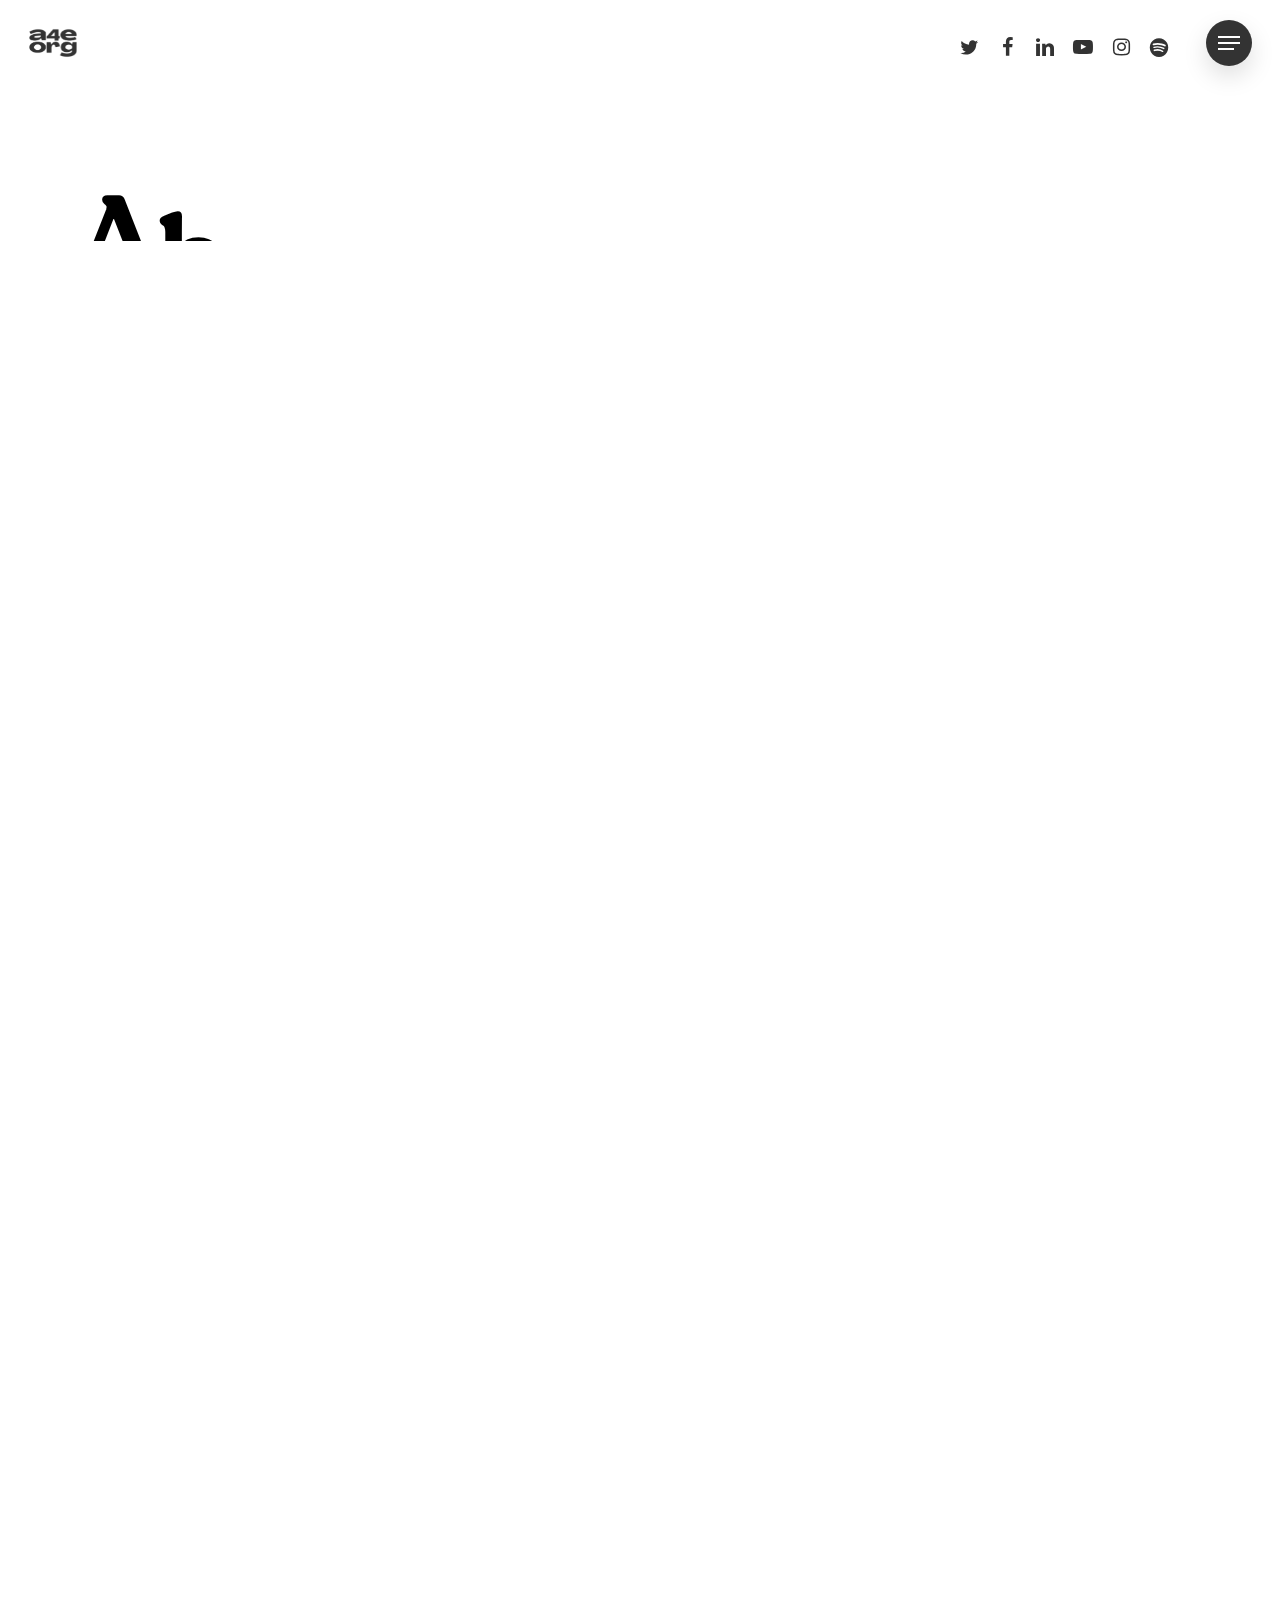
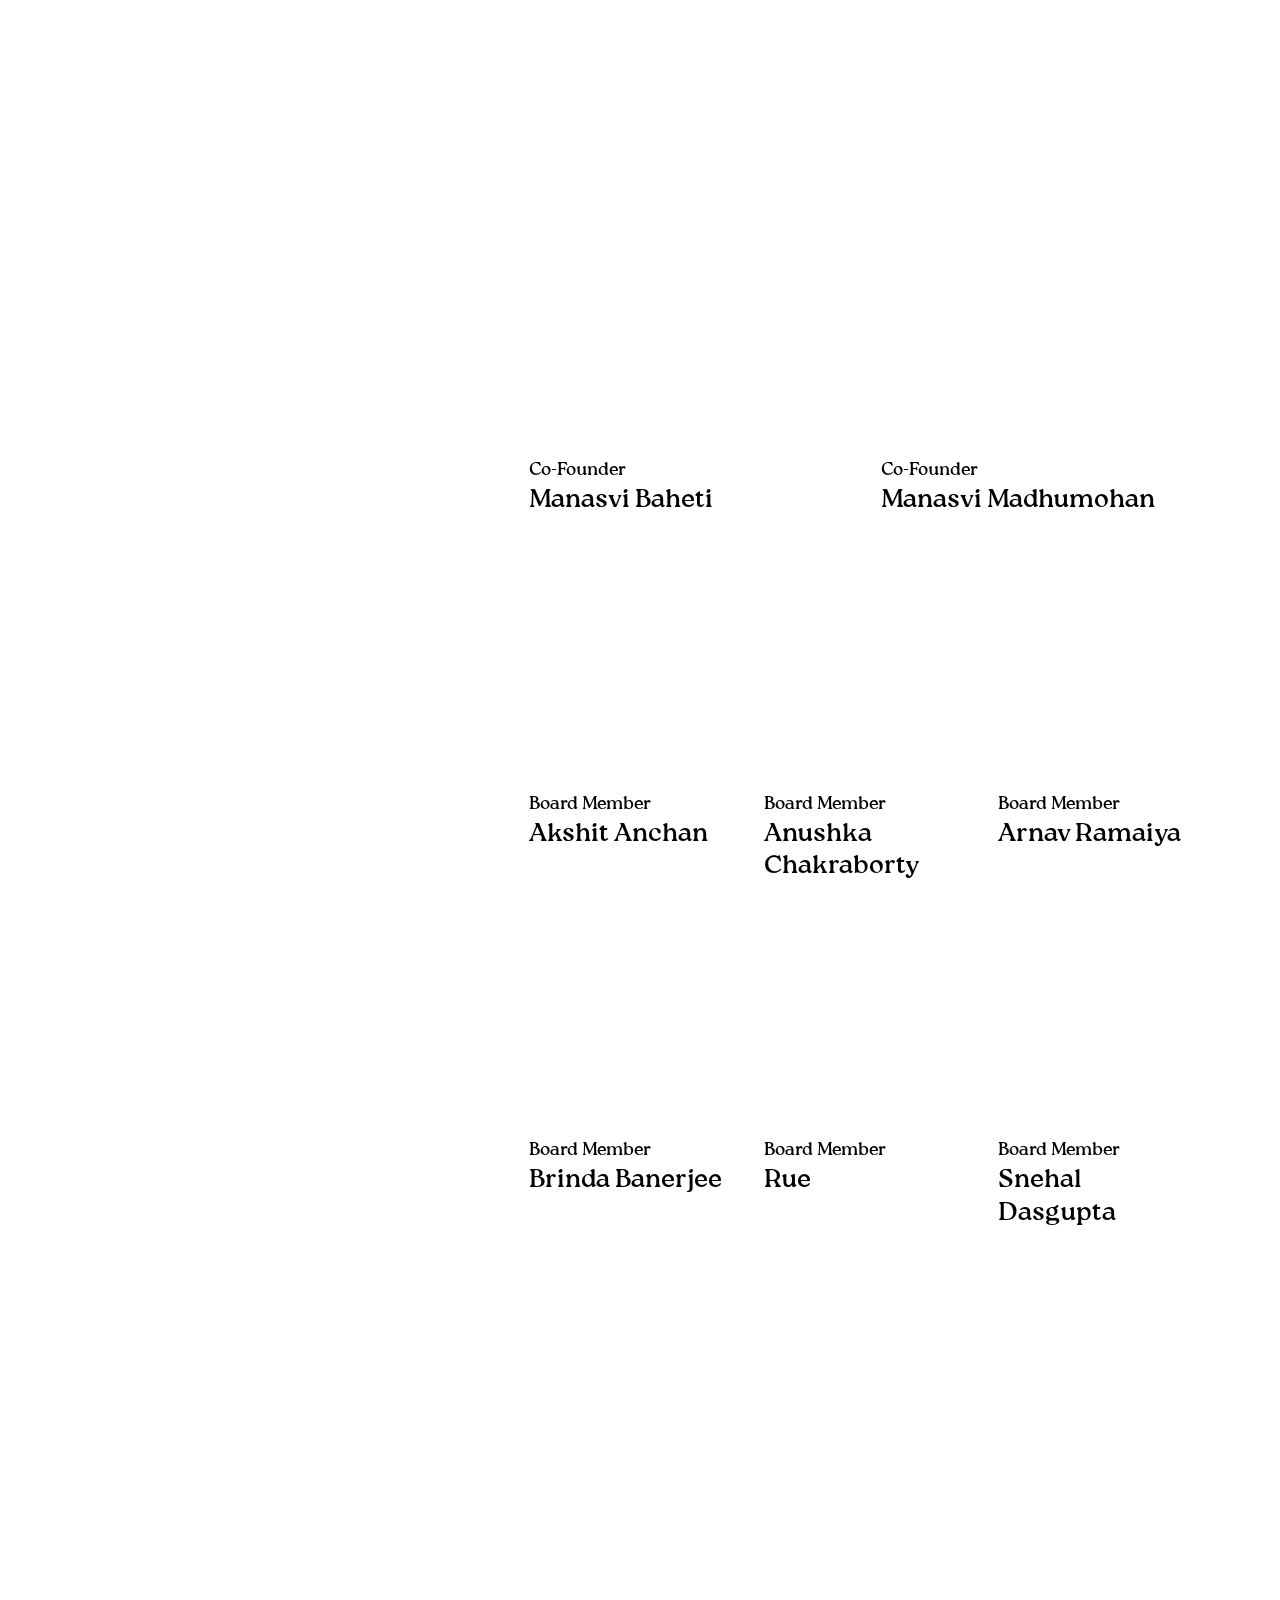
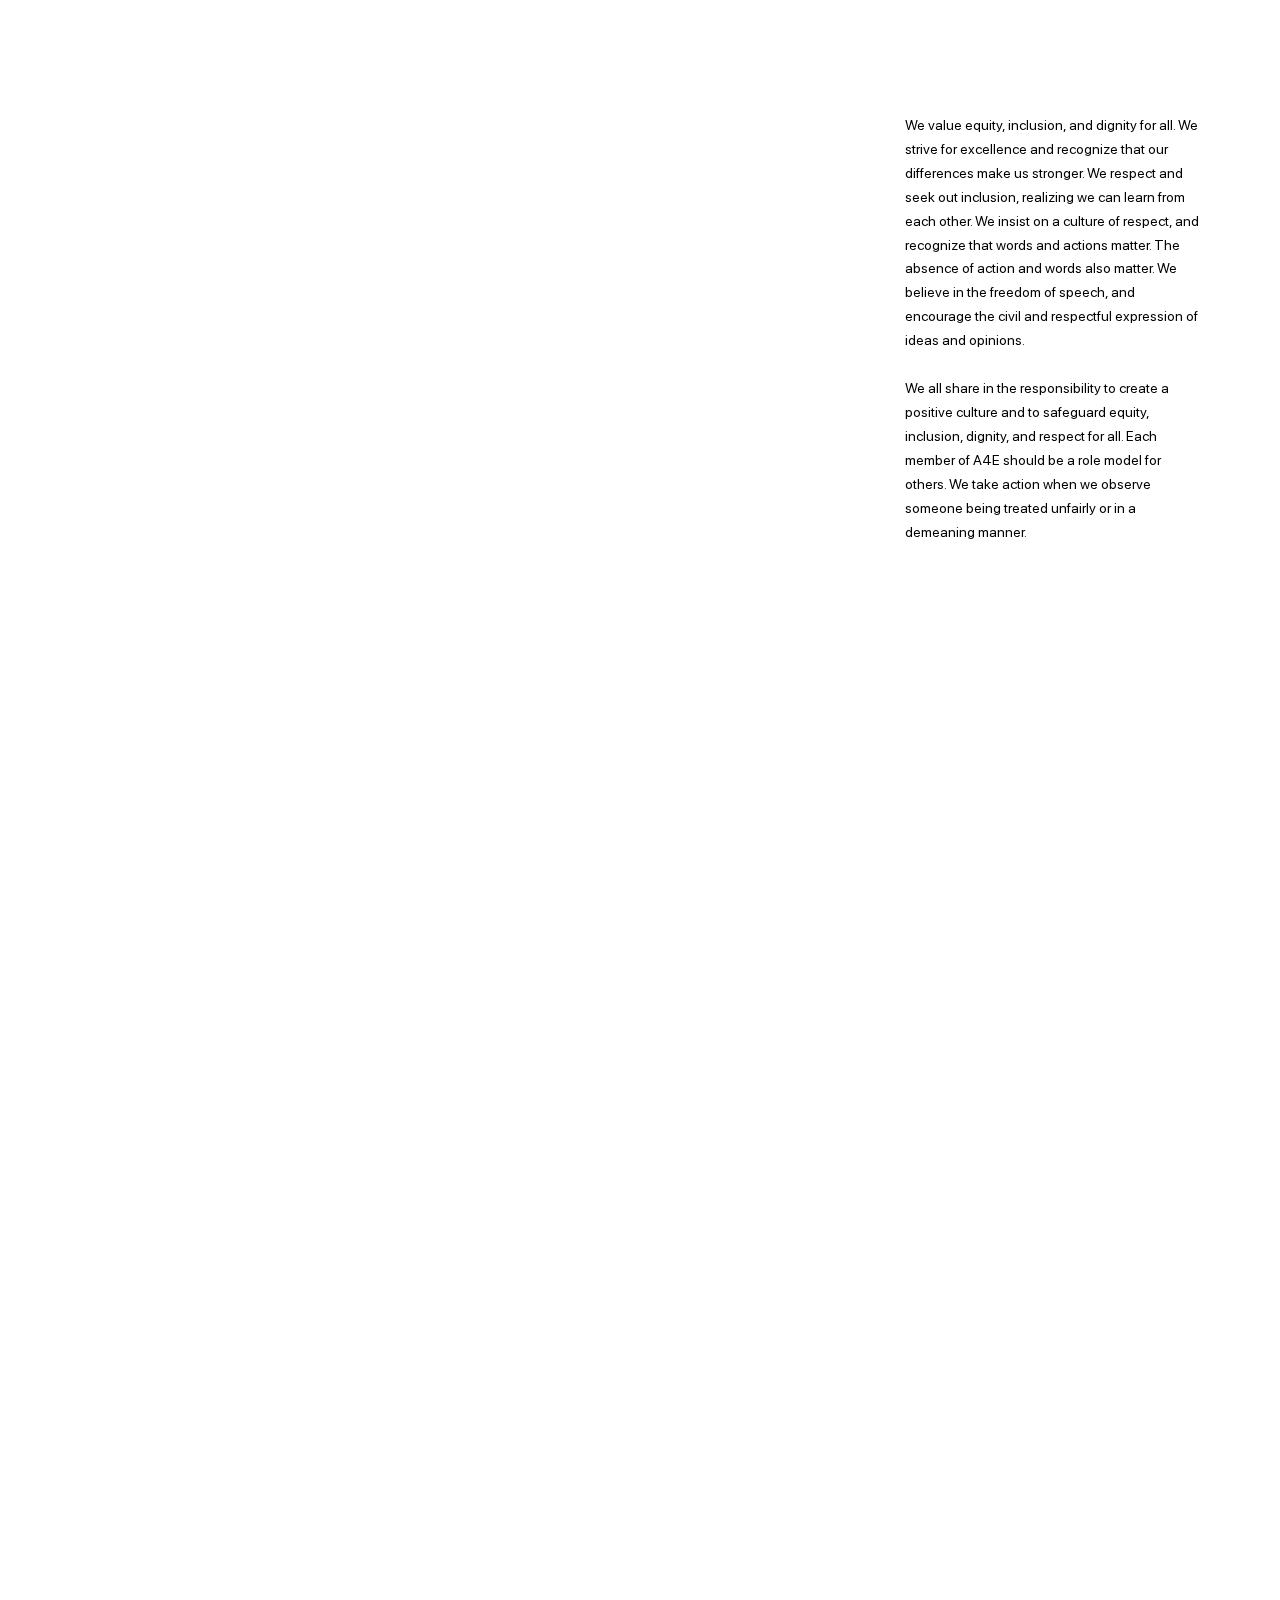
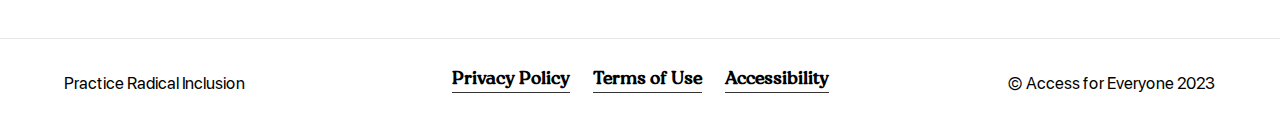
<file: about-us.html>
<!DOCTYPE html>
<html class="js">
    <head>
        <meta charset="UTF-8">
        <meta name="viewport" content="width=device-width, initial-scale=1, maximum-scale=1, user-scalable=0">
        <title>About Us | Access for Everyone</title>
        <meta name="description" content="Access for Everyone believes that accessibility is a fundamental right and actively works to make disability inclusion and diversity pillars by which the world stands by.">
        <meta name="robots" content="max-image-preview:large">
        <meta name="google-site-verification" content="pIZFIYYTchD-QRS7JWMzdHAIeugf9Qmeuxp33M4mfCU">
        <meta name="p:domain_verify" content="65c92ec96d9dc990aa23a69af8395223">
        <link rel="canonical" href="https://a4e.org.in/about-us">
        <meta property="og:locale" content="en_US">
        <meta property="og:site_name" content="Access for Everyone">
        <meta property="og:type" content="article">
        <meta property="og:title" content="About Us | Access for Everyone">
        <meta property="og:description" content="Access for Everyone believes that accessibility is a fundamental right and actively works to make disability inclusion and diversity pillars by which the world stands by.">
        <meta property="og:url" content="https://a4e.org.in/about-us">
        <meta property="og:image" content="assets/images/home-header.webp">
        <meta property="og:image:secure_url" content="assets/images/home-header.webp">
        <meta property="og:image:width" content="666">
        <meta property="og:image:height" content="1000">
        <meta property="article:published_time" content="2022-07-01T06:30:25+00:00">
        <meta property="article:modified_time" content="2023-04-24T19:04:40+00:00">
        <meta property="article:publisher" content="https://www.facebook.com/a4eorg/">
        <meta name="twitter:card" content="summary_large_image">
        <meta name="twitter:site" content="@a4eorg">
        <meta name="twitter:title" content="About Us | Access for Everyone">
        <meta name="twitter:description" content="Access for Everyone believes that accessibility is a fundamental right and actively works to make disability inclusion and diversity pillars by which the world stands by.">
        <meta name="twitter:creator" content="@a4eorg">
        <meta name="twitter:image" content="assets/images/home-header.webp">
        <style id="classic-theme-styles-inline-css" type="text/css">
            /*! This file is auto-generated */
            .wp-block-button__link {
                color: #fff;
                background-color: #32373c;
                border-radius: 9999px;
                box-shadow: none;
                text-decoration: none;
                padding: calc(.667em + 2px) calc(1.333em + 2px);
                font-size: 1.125em
            }

            .wp-block-file__button {
                background: #32373c;
                color: #fff;
                text-decoration: none
            }
        </style>
        <style id="global-styles-inline-css" type="text/css">
            body {
                --wp--preset--color--black: #000000;
                --wp--preset--color--cyan-bluish-gray: #abb8c3;
                --wp--preset--color--white: #ffffff;
                --wp--preset--color--pale-pink: #f78da7;
                --wp--preset--color--vivid-red: #cf2e2e;
                --wp--preset--color--luminous-vivid-orange: #ff6900;
                --wp--preset--color--luminous-vivid-amber: #fcb900;
                --wp--preset--color--light-green-cyan: #7bdcb5;
                --wp--preset--color--vivid-green-cyan: #00d084;
                --wp--preset--color--pale-cyan-blue: #8ed1fc;
                --wp--preset--color--vivid-cyan-blue: #0693e3;
                --wp--preset--color--vivid-purple: #9b51e0;
                --wp--preset--gradient--vivid-cyan-blue-to-vivid-purple: linear-gradient(135deg, rgba(6, 147, 227, 1) 0%, rgb(155, 81, 224) 100%);
                --wp--preset--gradient--light-green-cyan-to-vivid-green-cyan: linear-gradient(135deg, rgb(122, 220, 180) 0%, rgb(0, 208, 130) 100%);
                --wp--preset--gradient--luminous-vivid-amber-to-luminous-vivid-orange: linear-gradient(135deg, rgba(252, 185, 0, 1) 0%, rgba(255, 105, 0, 1) 100%);
                --wp--preset--gradient--luminous-vivid-orange-to-vivid-red: linear-gradient(135deg, rgba(255, 105, 0, 1) 0%, rgb(207, 46, 46) 100%);
                --wp--preset--gradient--very-light-gray-to-cyan-bluish-gray: linear-gradient(135deg, rgb(238, 238, 238) 0%, rgb(169, 184, 195) 100%);
                --wp--preset--gradient--cool-to-warm-spectrum: linear-gradient(135deg, rgb(74, 234, 220) 0%, rgb(151, 120, 209) 20%, rgb(207, 42, 186) 40%, rgb(238, 44, 130) 60%, rgb(251, 105, 98) 80%, rgb(254, 248, 76) 100%);
                --wp--preset--gradient--blush-light-purple: linear-gradient(135deg, rgb(255, 206, 236) 0%, rgb(152, 150, 240) 100%);
                --wp--preset--gradient--blush-bordeaux: linear-gradient(135deg, rgb(254, 205, 165) 0%, rgb(254, 45, 45) 50%, rgb(107, 0, 62) 100%);
                --wp--preset--gradient--luminous-dusk: linear-gradient(135deg, rgb(255, 203, 112) 0%, rgb(199, 81, 192) 50%, rgb(65, 88, 208) 100%);
                --wp--preset--gradient--pale-ocean: linear-gradient(135deg, rgb(255, 245, 203) 0%, rgb(182, 227, 212) 50%, rgb(51, 167, 181) 100%);
                --wp--preset--gradient--electric-grass: linear-gradient(135deg, rgb(202, 248, 128) 0%, rgb(113, 206, 126) 100%);
                --wp--preset--gradient--midnight: linear-gradient(135deg, rgb(2, 3, 129) 0%, rgb(40, 116, 252) 100%);
                --wp--preset--font-size--small: 13px;
                --wp--preset--font-size--medium: 20px;
                --wp--preset--font-size--large: 36px;
                --wp--preset--font-size--x-large: 42px;
                --wp--preset--spacing--20: 0.44rem;
                --wp--preset--spacing--30: 0.67rem;
                --wp--preset--spacing--40: 1rem;
                --wp--preset--spacing--50: 1.5rem;
                --wp--preset--spacing--60: 2.25rem;
                --wp--preset--spacing--70: 3.38rem;
                --wp--preset--spacing--80: 5.06rem;
                --wp--preset--shadow--natural: 6px 6px 9px rgba(0, 0, 0, 0.2);
                --wp--preset--shadow--deep: 12px 12px 50px rgba(0, 0, 0, 0.4);
                --wp--preset--shadow--sharp: 6px 6px 0px rgba(0, 0, 0, 0.2);
                --wp--preset--shadow--outlined: 6px 6px 0px -3px rgba(255, 255, 255, 1), 6px 6px rgba(0, 0, 0, 1);
                --wp--preset--shadow--crisp: 6px 6px 0px rgba(0, 0, 0, 1);
            }

            :where(.is-layout-flex) {
                gap: 0.5em;
            }

            :where(.is-layout-grid) {
                gap: 0.5em;
            }

            body .is-layout-flow>.alignleft {
                float: left;
                margin-inline-start: 0;
                margin-inline-end: 2em;
            }

            body .is-layout-flow>.alignright {
                float: right;
                margin-inline-start: 2em;
                margin-inline-end: 0;
            }

            body .is-layout-flow>.aligncenter {
                margin-left: auto !important;
                margin-right: auto !important;
            }

            body .is-layout-constrained>.alignleft {
                float: left;
                margin-inline-start: 0;
                margin-inline-end: 2em;
            }

            body .is-layout-constrained>.alignright {
                float: right;
                margin-inline-start: 2em;
                margin-inline-end: 0;
            }

            body .is-layout-constrained>.aligncenter {
                margin-left: auto !important;
                margin-right: auto !important;
            }

            body .is-layout-constrained> :where(:not(.alignleft):not(.alignright):not(.alignfull)) {
                max-width: var(--wp--style--global--content-size);
                margin-left: auto !important;
                margin-right: auto !important;
            }

            body .is-layout-constrained>.alignwide {
                max-width: var(--wp--style--global--wide-size);
            }

            body .is-layout-flex {
                display: flex;
            }

            body .is-layout-flex {
                flex-wrap: wrap;
                align-items: center;
            }

            body .is-layout-flex>* {
                margin: 0;
            }

            body .is-layout-grid {
                display: grid;
            }

            body .is-layout-grid>* {
                margin: 0;
            }

            :where(.wp-block-columns.is-layout-flex) {
                gap: 2em;
            }

            :where(.wp-block-columns.is-layout-grid) {
                gap: 2em;
            }

            :where(.wp-block-post-template.is-layout-flex) {
                gap: 1.25em;
            }

            :where(.wp-block-post-template.is-layout-grid) {
                gap: 1.25em;
            }

            .has-black-color {
                color: var(--wp--preset--color--black) !important;
            }

            .has-cyan-bluish-gray-color {
                color: var(--wp--preset--color--cyan-bluish-gray) !important;
            }

            .has-white-color {
                color: var(--wp--preset--color--white) !important;
            }

            .has-pale-pink-color {
                color: var(--wp--preset--color--pale-pink) !important;
            }

            .has-vivid-red-color {
                color: var(--wp--preset--color--vivid-red) !important;
            }

            .has-luminous-vivid-orange-color {
                color: var(--wp--preset--color--luminous-vivid-orange) !important;
            }

            .has-luminous-vivid-amber-color {
                color: var(--wp--preset--color--luminous-vivid-amber) !important;
            }

            .has-light-green-cyan-color {
                color: var(--wp--preset--color--light-green-cyan) !important;
            }

            .has-vivid-green-cyan-color {
                color: var(--wp--preset--color--vivid-green-cyan) !important;
            }

            .has-pale-cyan-blue-color {
                color: var(--wp--preset--color--pale-cyan-blue) !important;
            }

            .has-vivid-cyan-blue-color {
                color: var(--wp--preset--color--vivid-cyan-blue) !important;
            }

            .has-vivid-purple-color {
                color: var(--wp--preset--color--vivid-purple) !important;
            }

            .has-black-background-color {
                background-color: var(--wp--preset--color--black) !important;
            }

            .has-cyan-bluish-gray-background-color {
                background-color: var(--wp--preset--color--cyan-bluish-gray) !important;
            }

            .has-white-background-color {
                background-color: var(--wp--preset--color--white) !important;
            }

            .has-pale-pink-background-color {
                background-color: var(--wp--preset--color--pale-pink) !important;
            }

            .has-vivid-red-background-color {
                background-color: var(--wp--preset--color--vivid-red) !important;
            }

            .has-luminous-vivid-orange-background-color {
                background-color: var(--wp--preset--color--luminous-vivid-orange) !important;
            }

            .has-luminous-vivid-amber-background-color {
                background-color: var(--wp--preset--color--luminous-vivid-amber) !important;
            }

            .has-light-green-cyan-background-color {
                background-color: var(--wp--preset--color--light-green-cyan) !important;
            }

            .has-vivid-green-cyan-background-color {
                background-color: var(--wp--preset--color--vivid-green-cyan) !important;
            }

            .has-pale-cyan-blue-background-color {
                background-color: var(--wp--preset--color--pale-cyan-blue) !important;
            }

            .has-vivid-cyan-blue-background-color {
                background-color: var(--wp--preset--color--vivid-cyan-blue) !important;
            }

            .has-vivid-purple-background-color {
                background-color: var(--wp--preset--color--vivid-purple) !important;
            }

            .has-black-border-color {
                border-color: var(--wp--preset--color--black) !important;
            }

            .has-cyan-bluish-gray-border-color {
                border-color: var(--wp--preset--color--cyan-bluish-gray) !important;
            }

            .has-white-border-color {
                border-color: var(--wp--preset--color--white) !important;
            }

            .has-pale-pink-border-color {
                border-color: var(--wp--preset--color--pale-pink) !important;
            }

            .has-vivid-red-border-color {
                border-color: var(--wp--preset--color--vivid-red) !important;
            }

            .has-luminous-vivid-orange-border-color {
                border-color: var(--wp--preset--color--luminous-vivid-orange) !important;
            }

            .has-luminous-vivid-amber-border-color {
                border-color: var(--wp--preset--color--luminous-vivid-amber) !important;
            }

            .has-light-green-cyan-border-color {
                border-color: var(--wp--preset--color--light-green-cyan) !important;
            }

            .has-vivid-green-cyan-border-color {
                border-color: var(--wp--preset--color--vivid-green-cyan) !important;
            }

            .has-pale-cyan-blue-border-color {
                border-color: var(--wp--preset--color--pale-cyan-blue) !important;
            }

            .has-vivid-cyan-blue-border-color {
                border-color: var(--wp--preset--color--vivid-cyan-blue) !important;
            }

            .has-vivid-purple-border-color {
                border-color: var(--wp--preset--color--vivid-purple) !important;
            }

            .has-vivid-cyan-blue-to-vivid-purple-gradient-background {
                background: var(--wp--preset--gradient--vivid-cyan-blue-to-vivid-purple) !important;
            }

            .has-light-green-cyan-to-vivid-green-cyan-gradient-background {
                background: var(--wp--preset--gradient--light-green-cyan-to-vivid-green-cyan) !important;
            }

            .has-luminous-vivid-amber-to-luminous-vivid-orange-gradient-background {
                background: var(--wp--preset--gradient--luminous-vivid-amber-to-luminous-vivid-orange) !important;
            }

            .has-luminous-vivid-orange-to-vivid-red-gradient-background {
                background: var(--wp--preset--gradient--luminous-vivid-orange-to-vivid-red) !important;
            }

            .has-very-light-gray-to-cyan-bluish-gray-gradient-background {
                background: var(--wp--preset--gradient--very-light-gray-to-cyan-bluish-gray) !important;
            }

            .has-cool-to-warm-spectrum-gradient-background {
                background: var(--wp--preset--gradient--cool-to-warm-spectrum) !important;
            }

            .has-blush-light-purple-gradient-background {
                background: var(--wp--preset--gradient--blush-light-purple) !important;
            }

            .has-blush-bordeaux-gradient-background {
                background: var(--wp--preset--gradient--blush-bordeaux) !important;
            }

            .has-luminous-dusk-gradient-background {
                background: var(--wp--preset--gradient--luminous-dusk) !important;
            }

            .has-pale-ocean-gradient-background {
                background: var(--wp--preset--gradient--pale-ocean) !important;
            }

            .has-electric-grass-gradient-background {
                background: var(--wp--preset--gradient--electric-grass) !important;
            }

            .has-midnight-gradient-background {
                background: var(--wp--preset--gradient--midnight) !important;
            }

            .has-small-font-size {
                font-size: var(--wp--preset--font-size--small) !important;
            }

            .has-medium-font-size {
                font-size: var(--wp--preset--font-size--medium) !important;
            }

            .has-large-font-size {
                font-size: var(--wp--preset--font-size--large) !important;
            }

            .has-x-large-font-size {
                font-size: var(--wp--preset--font-size--x-large) !important;
            }

            .wp-block-navigation a:where(:not(.wp-element-button)) {
                color: inherit;
            }

            :where(.wp-block-post-template.is-layout-flex) {
                gap: 1.25em;
            }

            :where(.wp-block-post-template.is-layout-grid) {
                gap: 1.25em;
            }

            :where(.wp-block-columns.is-layout-flex) {
                gap: 2em;
            }

            :where(.wp-block-columns.is-layout-grid) {
                gap: 2em;
            }

            .wp-block-pullquote {
                font-size: 1.5em;
                line-height: 1.6;
            }
        </style>
        <link rel="stylesheet" id="main-css" href="assets/css/main.css" type="text/css" media="all">
        <link rel="stylesheet" id="contact-form-7-css" href="assets/css/styles.css" type="text/css" media="all">
        <link rel="stylesheet" id="salient-grid-system-css" href="assets/css/grid-system.css" type="text/css" media="all">
        <link rel="stylesheet" id="main-styles-css" href="assets/css/style_1.css" type="text/css" media="all">
        <style id="main-styles-inline-css" type="text/css">
            html body[data-header-resize="1"] .container-wrap,
            html body[data-header-format="left-header"][data-header-resize="0"] .container-wrap,
            html body[data-header-resize="0"] .container-wrap,
            body[data-header-format="left-header"][data-header-resize="0"] .container-wrap {
                padding-top: 0;
            }

            .main-content>.row>#breadcrumbs.yoast {
                padding: 20px 0;
            }

            html:not(.page-trans-loaded) {
                background-color: #ffffff;
            }
        </style>
        <link rel="stylesheet" id="nectar-header-perma-transparent-css" href="assets/css/header-perma-transparent.css" type="text/css" media="all">
        <link rel="stylesheet" id="nectar-element-highlighted-text-css" href="assets/css/element-highlighted-text.css" type="text/css" media="all">
        <link rel="stylesheet" id="nectar-element-team-member-css" href="assets/css/element-team-member.css" type="text/css" media="all">
        <link rel="stylesheet" id="responsive-css" href="assets/css/responsive.css" type="text/css" media="all">
        <link rel="stylesheet" id="select2-css" href="assets/css/select2.css" type="text/css" media="all">
        <link rel="stylesheet" id="skin-material-css" href="assets/css/skin-material.css" type="text/css" media="all">
        <link rel="stylesheet" id="salient-wp-menu-dynamic-css" href="assets/css/menu-dynamic.css" type="text/css" media="all">
        <link rel="stylesheet" id="js_composer_front-css" href="assets/css/js_composer.min.css" type="text/css" media="all">
        <link rel="stylesheet" id="dynamic-css-css" href="assets/css/salient-dynamic-styles.css" type="text/css" media="all">
        <style id="dynamic-css-inline-css" type="text/css">
            .no-rgba #header-space {
                display: none;
            }

            @media only screen and (max-width:999px) {
                body #header-space[data-header-mobile-fixed="1"] {
                    display: none;
                }

                #header-outer[data-mobile-fixed="false"] {
                    position: absolute;
                }
            }

            @media only screen and (max-width:999px) {
                body:not(.nectar-no-flex-height) #header-space[data-secondary-header-display="full"]:not([data-header-mobile-fixed="false"]) {
                    display: block !important;
                    margin-bottom: -50px;
                }

                #header-space[data-secondary-header-display="full"][data-header-mobile-fixed="false"] {
                    display: none;
                }
            }

            @media only screen and (min-width:1000px) {
                #header-space {
                    display: none;
                }

                .nectar-slider-wrap.first-section,
                .parallax_slider_outer.first-section,
                .full-width-content.first-section,
                .parallax_slider_outer.first-section .swiper-slide .content,
                .nectar-slider-wrap.first-section .swiper-slide .content,
                #page-header-bg,
                .nder-page-header,
                #page-header-wrap,
                .full-width-section.first-section {
                    margin-top: 0 !important;
                }

                body #page-header-bg,
                body #page-header-wrap {
                    height: 86px;
                }

                body #search-outer {
                    z-index: 100000;
                }
            }

            @media only screen and (min-width:1000px) {

                #page-header-wrap.fullscreen-header,
                #page-header-wrap.fullscreen-header #page-header-bg,
                html:not(.nectar-box-roll-loaded) .nectar-box-roll>#page-header-bg.fullscreen-header,
                .nectar_fullscreen_zoom_recent_projects,
                #nectar_fullscreen_rows:not(.afterLoaded)>div {
                    height: 100vh;
                }

                .wpb_row.vc_row-o-full-height.top-level,
                .wpb_row.vc_row-o-full-height.top-level>.col.span_12 {
                    min-height: 100vh;
                }

                #page-header-bg[data-alignment-v="middle"] .span_6 .inner-wrap,
                #page-header-bg[data-alignment-v="top"] .span_6 .inner-wrap {
                    padding-top: 58px;
                }

                .nectar-slider-wrap[data-fullscreen="true"]:not(.loaded),
                .nectar-slider-wrap[data-fullscreen="true"]:not(.loaded) .swiper-container {
                    height: calc(100vh + 2px) !important;
                }

                .admin-bar .nectar-slider-wrap[data-fullscreen="true"]:not(.loaded),
                .admin-bar .nectar-slider-wrap[data-fullscreen="true"]:not(.loaded) .swiper-container {
                    height: calc(100vh - 30px) !important;
                }
            }

            @media only screen and (max-width:999px) {

                #page-header-bg[data-alignment-v="middle"]:not(.fullscreen-header) .span_6 .inner-wrap,
                #page-header-bg[data-alignment-v="top"] .span_6 .inner-wrap {
                    padding-top: 54px;
                }

                .vc_row.top-level.full-width-section:not(.full-width-ns)>.span_12,
                #page-header-bg[data-alignment-v="bottom"] .span_6 .inner-wrap {
                    padding-top: 24px;
                }
            }

            @media only screen and (max-width:690px) {
                .vc_row.top-level.full-width-section:not(.full-width-ns)>.span_12 {
                    padding-top: 54px;
                }

                .vc_row.top-level.full-width-content .nectar-recent-posts-single_featured .recent-post-container>.inner-wrap {
                    padding-top: 24px;
                }
            }

            @media only screen and (max-width:999px) {

                .full-width-ns .nectar-slider-wrap .swiper-slide[data-y-pos="middle"] .content,
                .full-width-ns .nectar-slider-wrap .swiper-slide[data-y-pos="top"] .content {
                    padding-top: 30px;
                }
            }

            @media only screen and (max-width:999px) {
                .using-mobile-browser #nectar_fullscreen_rows:not(.afterLoaded):not([data-mobile-disable="on"])>div {
                    height: calc(100vh - 76px);
                }

                .using-mobile-browser .wpb_row.vc_row-o-full-height.top-level,
                .using-mobile-browser .wpb_row.vc_row-o-full-height.top-level>.col.span_12,
                [data-permanent-transparent="1"].using-mobile-browser .wpb_row.vc_row-o-full-height.top-level,
                [data-permanent-transparent="1"].using-mobile-browser .wpb_row.vc_row-o-full-height.top-level>.col.span_12 {
                    min-height: calc(100vh - 76px);
                }

                html:not(.nectar-box-roll-loaded) .nectar-box-roll>#page-header-bg.fullscreen-header,
                .nectar_fullscreen_zoom_recent_projects,
                .nectar-slider-wrap[data-fullscreen="true"]:not(.loaded),
                .nectar-slider-wrap[data-fullscreen="true"]:not(.loaded) .swiper-container,
                #nectar_fullscreen_rows:not(.afterLoaded):not([data-mobile-disable="on"])>div {
                    height: calc(100vh - 1px);
                }

                .wpb_row.vc_row-o-full-height.top-level,
                .wpb_row.vc_row-o-full-height.top-level>.col.span_12 {
                    min-height: calc(100vh - 1px);
                }

                [data-bg-header="true"][data-permanent-transparent="1"] #page-header-wrap.fullscreen-header,
                [data-bg-header="true"][data-permanent-transparent="1"] #page-header-wrap.fullscreen-header #page-header-bg,
                html:not(.nectar-box-roll-loaded) [data-bg-header="true"][data-permanent-transparent="1"] .nectar-box-roll>#page-header-bg.fullscreen-header,
                [data-bg-header="true"][data-permanent-transparent="1"] .nectar_fullscreen_zoom_recent_projects,
                [data-permanent-transparent="1"] .nectar-slider-wrap[data-fullscreen="true"]:not(.loaded),
                [data-permanent-transparent="1"] .nectar-slider-wrap[data-fullscreen="true"]:not(.loaded) .swiper-container {
                    height: 100vh;
                }

                [data-permanent-transparent="1"] .wpb_row.vc_row-o-full-height.top-level,
                [data-permanent-transparent="1"] .wpb_row.vc_row-o-full-height.top-level>.col.span_12 {
                    min-height: 100vh;
                }

                body[data-transparent-header="false"] #ajax-content-wrap.no-scroll {
                    min-height: calc(100vh - 1px);
                    height: calc(100vh - 1px);
                }
            }

            #ajax-content-wrap .vc_row.left_padding_6pct .row_col_wrap_12 {
                padding-left: 6%;
            }

            #ajax-content-wrap .vc_row.right_padding_6pct .row_col_wrap_12 {
                padding-right: 6%;
            }

            @media only screen and (max-width:999px) {
                .vc_row.top_padding_tablet_20pct {
                    padding-top: 20% !important;
                }
            }

            #ajax-content-wrap .vc_row.top_margin_-5pct {
                margin-top: -5%;
            }

            #ajax-content-wrap .vc_row.left_padding_27pct .row_col_wrap_12 {
                padding-left: 27%;
            }

            #ajax-content-wrap .vc_row.right_padding_27pct .row_col_wrap_12 {
                padding-right: 27%;
            }

            @media only screen and (max-width:999px) {
                .vc_row.bottom_padding_tablet_10pct {
                    padding-bottom: 10% !important;
                }
            }

            @media only screen and (max-width:999px) {
                #ajax-content-wrap .vc_row.left_padding_tablet_20pct .row_col_wrap_12 {
                    padding-left: 20% !important;
                }
            }

            @media only screen and (max-width:999px) {
                #ajax-content-wrap .vc_row.right_padding_tablet_20pct .row_col_wrap_12 {
                    padding-right: 20% !important;
                }
            }

            @media only screen and (max-width:999px) {
                .vc_row.top_padding_tablet_10pct {
                    padding-top: 10% !important;
                }
            }

            body .container-wrap .wpb_row[data-column-margin="none"]:not(.full-width-section):not(.full-width-content) {
                margin-bottom: 0;
            }

            body .container-wrap .vc_row-fluid[data-column-margin="none"]>.span_12,
            body .container-wrap .vc_row-fluid[data-column-margin="none"] .full-page-inner>.container>.span_12,
            body .container-wrap .vc_row-fluid[data-column-margin="none"] .full-page-inner>.span_12 {
                margin-left: 0;
                margin-right: 0;
            }

            body .container-wrap .vc_row-fluid[data-column-margin="none"] .wpb_column:not(.child_column),
            body .container-wrap .inner_row[data-column-margin="none"] .child_column {
                padding-left: 0;
                padding-right: 0;
            }

            @media only screen and (max-width:999px) {
                .vc_row.bottom_padding_tablet_20pct {
                    padding-bottom: 20% !important;
                }
            }

            body .container-wrap .wpb_row[data-column-margin="20px"]:not(.full-width-section):not(.full-width-content) {
                margin-bottom: 20px;
            }

            body .container-wrap .vc_row-fluid[data-column-margin="20px"]>.span_12,
            body .container-wrap .vc_row-fluid[data-column-margin="20px"] .full-page-inner>.container>.span_12,
            body .container-wrap .vc_row-fluid[data-column-margin="20px"] .full-page-inner>.span_12 {
                margin-left: -10px;
                margin-right: -10px;
            }

            body .container-wrap .vc_row-fluid[data-column-margin="20px"] .wpb_column:not(.child_column),
            body .container-wrap .inner_row[data-column-margin="20px"] .child_column {
                padding-left: 10px;
                padding-right: 10px;
            }

            .container-wrap .vc_row-fluid[data-column-margin="20px"].full-width-content>.span_12,
            .container-wrap .vc_row-fluid[data-column-margin="20px"].full-width-content .full-page-inner>.span_12 {
                margin-left: 0;
                margin-right: 0;
                padding-left: 10px;
                padding-right: 10px;
            }

            .single-portfolio #full_width_portfolio .vc_row-fluid[data-column-margin="20px"].full-width-content>.span_12 {
                padding-right: 10px;
            }

            @media only screen and (max-width:999px) and (min-width:690px) {

                .vc_row-fluid[data-column-margin="20px"]>.span_12>.one-fourths:not([class*="vc_col-xs-"]),
                .vc_row-fluid .vc_row-fluid.inner_row[data-column-margin="20px"]>.span_12>.one-fourths:not([class*="vc_col-xs-"]) {
                    margin-bottom: 20px;
                }
            }

            body .container-wrap .wpb_row[data-column-margin="30px"]:not(.full-width-section):not(.full-width-content) {
                margin-bottom: 30px;
            }

            body .container-wrap .vc_row-fluid[data-column-margin="30px"]>.span_12,
            body .container-wrap .vc_row-fluid[data-column-margin="30px"] .full-page-inner>.container>.span_12,
            body .container-wrap .vc_row-fluid[data-column-margin="30px"] .full-page-inner>.span_12 {
                margin-left: -15px;
                margin-right: -15px;
            }

            body .container-wrap .vc_row-fluid[data-column-margin="30px"] .wpb_column:not(.child_column),
            body .container-wrap .inner_row[data-column-margin="30px"] .child_column {
                padding-left: 15px;
                padding-right: 15px;
            }

            .container-wrap .vc_row-fluid[data-column-margin="30px"].full-width-content>.span_12,
            .container-wrap .vc_row-fluid[data-column-margin="30px"].full-width-content .full-page-inner>.span_12 {
                margin-left: 0;
                margin-right: 0;
                padding-left: 15px;
                padding-right: 15px;
            }

            .single-portfolio #full_width_portfolio .vc_row-fluid[data-column-margin="30px"].full-width-content>.span_12 {
                padding-right: 15px;
            }

            @media only screen and (max-width:999px) and (min-width:690px) {

                .vc_row-fluid[data-column-margin="30px"]>.span_12>.one-fourths:not([class*="vc_col-xs-"]),
                .vc_row-fluid .vc_row-fluid.inner_row[data-column-margin="30px"]>.span_12>.one-fourths:not([class*="vc_col-xs-"]) {
                    margin-bottom: 30px;
                }
            }

            @media only screen and (max-width:999px) {
                .vc_row.inner_row.top_padding_tablet_40px {
                    padding-top: 40px !important;
                }
            }

            @media only screen and (max-width:999px) {
                .vc_row.inner_row.bottom_padding_tablet_0px {
                    padding-bottom: 0 !important;
                }
            }

            @media only screen and (max-width:999px) {

                .wpb_column.mobile-disable-entrance-animation,
                .wpb_column.mobile-disable-entrance-animation>.vc_column-inner {
                    transform: none !important;
                    opacity: 1 !important;
                }
            }

            .wpb_column.el_spacing_0px>.vc_column-inner>.wpb_wrapper>div:not(:last-child) {
                margin-bottom: 0;
            }

            @media only screen and (min-width:1000px) {
                html body {
                    overflow: visible;
                }

                .vc_row:not(.vc_row-o-equal-height) .nectar-sticky-column-css.vc_column_container>.n-sticky {
                    height: 100%;
                }

                .nectar-sticky-column-css.vc_column_container>.n-sticky>.vc_column-inner {
                    position: sticky;
                    top: var(--nectar-sticky-top-distance);
                }
            }

            .col.padding-6-percent>.vc_column-inner,
            .col.padding-6-percent>.n-sticky>.vc_column-inner {
                padding: calc(600px * 0.06);
            }

            @media only screen and (max-width:690px) {

                .col.padding-6-percent>.vc_column-inner,
                .col.padding-6-percent>.n-sticky>.vc_column-inner {
                    padding: calc(100vw * 0.06);
                }
            }

            @media only screen and (min-width:1000px) {

                .col.padding-6-percent>.vc_column-inner,
                .col.padding-6-percent>.n-sticky>.vc_column-inner {
                    padding: calc((100vw - 180px) * 0.06);
                }

                .column_container:not(.vc_col-sm-12) .col.padding-6-percent>.vc_column-inner {
                    padding: calc((100vw - 180px) * 0.03);
                }
            }

            @media only screen and (min-width:1425px) {
                .col.padding-6-percent>.vc_column-inner {
                    padding: calc(1245px * 0.06);
                }

                .column_container:not(.vc_col-sm-12) .col.padding-6-percent>.vc_column-inner {
                    padding: calc(1245px * 0.03);
                }
            }

            .full-width-content .col.padding-6-percent>.vc_column-inner {
                padding: calc(100vw * 0.06);
            }

            @media only screen and (max-width:999px) {
                .full-width-content .col.padding-6-percent>.vc_column-inner {
                    padding: calc(100vw * 0.06);
                }
            }

            @media only screen and (min-width:1000px) {
                .full-width-content .column_container:not(.vc_col-sm-12) .col.padding-6-percent>.vc_column-inner {
                    padding: calc(100vw * 0.03);
                }
            }

            body #ajax-content-wrap .col[data-padding-pos="left"]>.vc_column-inner,
            #ajax-content-wrap .col[data-padding-pos="left"]>.n-sticky>.vc_column-inner {
                padding-right: 0;
                padding-top: 0;
                padding-bottom: 0
            }

            @media only screen and (max-width:999px) {
                .wpb_column.child_column.bottom_margin_tablet_20px {
                    margin-bottom: 20px !important;
                }
            }

            .wpb_column.child_column.el_spacing_10px>.vc_column-inner>.wpb_wrapper>div:not(:last-child) {
                margin-bottom: 10px;
            }

            @media only screen and (max-width:999px) {

                .wpb_column.child_column.mobile-disable-entrance-animation,
                .wpb_column.child_column.mobile-disable-entrance-animation>.vc_column-inner {
                    transform: none !important;
                    opacity: 1 !important;
                }
            }

            .wpb_column.child_column.el_spacing_0px>.vc_column-inner>.wpb_wrapper>div:not(:last-child) {
                margin-bottom: 0;
            }

            @media only screen and (max-width:999px) {
                .wpb_column.child_column.bottom_margin_tablet_40px {
                    margin-bottom: 40px !important;
                }
            }

            .container-wrap .main-content .column-image-bg-wrap[data-bg-pos="center center"] .column-image-bg {
                background-position: center center;
            }

            .col.padding-5-percent>.vc_column-inner,
            .col.padding-5-percent>.n-sticky>.vc_column-inner {
                padding: calc(600px * 0.06);
            }

            @media only screen and (max-width:690px) {

                .col.padding-5-percent>.vc_column-inner,
                .col.padding-5-percent>.n-sticky>.vc_column-inner {
                    padding: calc(100vw * 0.06);
                }
            }

            @media only screen and (min-width:1000px) {

                .col.padding-5-percent>.vc_column-inner,
                .col.padding-5-percent>.n-sticky>.vc_column-inner {
                    padding: calc((100vw - 180px) * 0.05);
                }

                .column_container:not(.vc_col-sm-12) .col.padding-5-percent>.vc_column-inner {
                    padding: calc((100vw - 180px) * 0.025);
                }
            }

            @media only screen and (min-width:1425px) {
                .col.padding-5-percent>.vc_column-inner {
                    padding: calc(1245px * 0.05);
                }

                .column_container:not(.vc_col-sm-12) .col.padding-5-percent>.vc_column-inner {
                    padding: calc(1245px * 0.025);
                }
            }

            .full-width-content .col.padding-5-percent>.vc_column-inner {
                padding: calc(100vw * 0.05);
            }

            @media only screen and (max-width:999px) {
                .full-width-content .col.padding-5-percent>.vc_column-inner {
                    padding: calc(100vw * 0.06);
                }
            }

            @media only screen and (min-width:1000px) {
                .full-width-content .column_container:not(.vc_col-sm-12) .col.padding-5-percent>.vc_column-inner {
                    padding: calc(100vw * 0.025);
                }
            }

            body #ajax-content-wrap .col[data-padding-pos="right"]>.vc_column-inner,
            #ajax-content-wrap .col[data-padding-pos="right"]>.n-sticky>.vc_column-inner {
                padding-left: 0;
                padding-top: 0;
                padding-bottom: 0
            }

            @media only screen and (min-width:1000px) {

                .nectar-highlighted-text.font_size_2vw h1,
                .nectar-highlighted-text.font_size_2vw h2,
                .nectar-highlighted-text.font_size_2vw h3,
                .nectar-highlighted-text.font_size_2vw h4,
                .nectar-highlighted-text.font_size_2vw h5,
                .nectar-highlighted-text.font_size_2vw h6 {
                    font-size: 2vw;
                    line-height: 1.1em;
                }
            }

            .nectar-highlighted-text[data-style="regular_underline"].font_size_2vw em:before,
            .nectar-highlighted-text[data-style="half_text"].font_size_2vw em:before {
                bottom: .07em;
            }

            .nectar-highlighted-text[data-color="#9ebee7"][data-color-gradient="#dcf0ff"]:not([data-style="text_outline"]) em {
                background-image: linear-gradient(to right, #9ebee7 0, #dcf0ff 100%);
            }

            .nectar-highlighted-text[data-color="#9ebee7"][data-color-gradient="#dcf0ff"]:not([data-style="text_outline"]) em.has-link,
            .nectar-highlighted-text[data-color="#9ebee7"][data-color-gradient="#dcf0ff"]:not([data-style="text_outline"]) a em {
                background-image: linear-gradient(to right, #9ebee7 0, #dcf0ff 100%), linear-gradient(to right, #9ebee7 0, #dcf0ff 100%);
            }

            .nectar-split-heading .heading-line {
                display: block;
                overflow: hidden;
                position: relative
            }

            .nectar-split-heading .heading-line>div {
                display: block;
                transform: translateY(200%);
                -webkit-transform: translateY(200%)
            }

            .nectar-split-heading h1 {
                margin-bottom: 0
            }

            @media only screen and (min-width:1000px) {

                .nectar-split-heading[data-custom-font-size="true"] h1,
                .nectar-split-heading[data-custom-font-size="true"] h2,
                .row .nectar-split-heading[data-custom-font-size="true"] h3,
                .row .nectar-split-heading[data-custom-font-size="true"] h4,
                .row .nectar-split-heading[data-custom-font-size="true"] h5,
                .row .nectar-split-heading[data-custom-font-size="true"] h6,
                .row .nectar-split-heading[data-custom-font-size="true"] i {
                    font-size: inherit;
                    line-height: inherit;
                }
            }

            @media only screen and (max-width:999px) {
                .nectar-split-heading.font_size_tablet_9vw {
                    font-size: 9vw !important;
                    line-height: 9.9vw !important;
                }

                .nectar-split-heading.font_size_tablet_9vw * {
                    font-size: inherit !important;
                    line-height: inherit !important;
                }
            }

            .centered-text .nectar-split-heading[data-animation-type="line-reveal-by-space"] h1,
            .centered-text .nectar-split-heading[data-animation-type="line-reveal-by-space"] h2,
            .centered-text .nectar-split-heading[data-animation-type="line-reveal-by-space"] h3,
            .centered-text .nectar-split-heading[data-animation-type="line-reveal-by-space"] h4 {
                margin: 0 auto;
            }

            .nectar-split-heading[data-animation-type="line-reveal-by-space"]:not(.markup-generated) {
                opacity: 0;
            }

            @media only screen and (max-width:999px) {
                .nectar-split-heading[data-m-rm-animation="true"] {
                    opacity: 1 !important;
                }
            }

            .nectar-split-heading[data-animation-type="line-reveal-by-space"]>*>span {
                position: relative;
                display: inline-block;
                overflow: hidden;
            }

            .nectar-split-heading[data-animation-type="line-reveal-by-space"] span {
                vertical-align: bottom;
            }

            .nectar-split-heading[data-animation-type="line-reveal-by-space"] span,
            .nectar-split-heading[data-animation-type="line-reveal-by-space"]:not(.markup-generated)>* {
                line-height: 1.2;
            }

            .nectar-split-heading[data-animation-type="line-reveal-by-space"][data-stagger="true"]:not([data-text-effect*="letter-reveal"]) span .inner {
                transition: transform 1.2s cubic-bezier(0.25, 1, 0.5, 1), opacity 1.2s cubic-bezier(0.25, 1, 0.5, 1);
            }

            .nectar-split-heading[data-animation-type="line-reveal-by-space"] span .inner {
                position: relative;
                display: inline-block;
                -webkit-transform: translateY(1.3em);
                transform: translateY(1.3em);
            }

            .nectar-split-heading[data-animation-type="line-reveal-by-space"] span .inner.animated {
                -webkit-transform: none;
                transform: none;
                opacity: 1;
            }

            .nectar-split-heading[data-animation-type="line-reveal-by-space"][data-text-effect="letter-reveal-bottom"]>*>span {
                padding: 0 .05em;
                margin: 0 -0.05em;
            }

            @media only screen and (max-width:1000px) {
                .nectar-split-heading[data-animation-type="line-reveal-by-space"][data-m-rm-animation="true"] span .inner {
                    -webkit-transform: none;
                    transform: none !important;
                    opacity: 1;
                }
            }

            .nectar-split-heading[data-animation-type="line-reveal-by-space"][data-align="left"] {
                display: flex;
                justify-content: flex-start;
            }

            .nectar-split-heading[data-animation-type="line-reveal-by-space"][data-align="center"] {
                display: flex;
                justify-content: center;
            }

            .nectar-split-heading[data-animation-type="line-reveal-by-space"][data-align="right"] {
                display: flex;
                justify-content: flex-end;
            }

            @media only screen and (max-width:1000px) {
                .nectar-split-heading[data-animation-type="line-reveal-by-space"][data-m-align="left"] {
                    display: flex;
                    justify-content: flex-start;
                }

                .nectar-split-heading[data-animation-type="line-reveal-by-space"][data-m-align="center"] {
                    display: flex;
                    justify-content: center;
                }

                .nectar-split-heading[data-animation-type="line-reveal-by-space"][data-m-align="right"] {
                    display: flex;
                    justify-content: flex-end;
                }
            }

            #ajax-content-wrap .nectar-split-heading[data-text-effect="none"] {
                opacity: 1;
            }

            @media only screen and (max-width:999px) {
                .nectar-split-heading.font_size_tablet_18px {
                    font-size: 18px !important;
                    line-height: 1.7 !important;
                }

                .nectar-split-heading.font_size_tablet_18px * {
                    font-size: inherit !important;
                    line-height: inherit !important;
                }
            }

            .nectar-split-heading.font_line_height_1-7 {
                line-height: 1.7 !important;
            }

            .nectar-split-heading.font_line_height_1-7 * {
                line-height: 1.7 !important;
            }

            @media only screen and (max-width:999px) {
                .nectar-split-heading.font_size_tablet_8vw {
                    font-size: 8vw !important;
                    line-height: 8.8vw !important;
                }

                .nectar-split-heading.font_size_tablet_8vw * {
                    font-size: inherit !important;
                    line-height: inherit !important;
                }
            }

            @media only screen and (max-width:999px) {
                .nectar-split-heading.font_size_tablet_70px {
                    font-size: 70px !important;
                    line-height: 1 !important;
                }

                .nectar-split-heading.font_size_tablet_70px * {
                    font-size: inherit !important;
                    line-height: inherit !important;
                }
            }

            .nectar-split-heading.font_line_height_1px {
                line-height: 1 !important;
            }

            .nectar-split-heading.font_line_height_1px * {
                line-height: 1 !important;
            }

            @media only screen and (max-width:999px) {
                .divider-wrap.height_tablet_70vh>.divider {
                    height: 70vh !important;
                }
            }

            @media only screen and (max-width:999px) {
                .divider-wrap.height_tablet_75vh>.divider {
                    height: 75vh !important;
                }
            }

            @media only screen and (max-width:999px) {
                .divider-wrap.height_tablet_0px>.divider {
                    height: 0 !important;
                }
            }

            @media only screen and (max-width:999px) {
                .nectar-cta.display_tablet_inherit {
                    display: inherit;
                }
            }

            @media only screen and (max-width:690px) {
                .divider-wrap.height_phone_50vh>.divider {
                    height: 50vh !important;
                }
            }

            @media only screen and (max-width:690px) {
                .nectar-split-heading.font_size_phone_46px {
                    font-size: 46px !important;
                    line-height: 1 !important;
                }

                .nectar-split-heading.font_size_phone_46px * {
                    font-size: inherit !important;
                    line-height: inherit !important;
                }
            }

            @media only screen and (max-width:690px) {
                .vc_row.top_padding_phone_25pct {
                    padding-top: 25% !important;
                }
            }

            @media only screen and (max-width:690px) {
                .nectar-split-heading.font_size_phone_16px {
                    font-size: 16px !important;
                    line-height: 1.7 !important;
                }

                .nectar-split-heading.font_size_phone_16px * {
                    font-size: inherit !important;
                    line-height: inherit !important;
                }
            }

            @media only screen and (max-width:690px) {
                #ajax-content-wrap .vc_row.left_padding_phone_6pct .row_col_wrap_12 {
                    padding-left: 6% !important;
                }
            }

            @media only screen and (max-width:690px) {
                .divider-wrap.height_phone_0px>.divider {
                    height: 0 !important;
                }
            }

            @media only screen and (max-width:690px) {
                .nectar-split-heading.font_size_phone_10vw {
                    font-size: 10vw !important;
                    line-height: 11vw !important;
                }

                .nectar-split-heading.font_size_phone_10vw * {
                    font-size: inherit !important;
                    line-height: inherit !important;
                }
            }

            @media only screen and (max-width:690px) {
                .nectar-cta.display_phone_inline-block {
                    display: inline-block;
                }
            }

            @media only screen and (max-width:690px) {
                #ajax-content-wrap .vc_row.right_padding_phone_6pct .row_col_wrap_12 {
                    padding-right: 6% !important;
                }
            }

            .nectar-shape-divider-wrap {
                position: absolute;
                top: auto;
                bottom: 0;
                left: 0;
                right: 0;
                width: 100%;
                height: 150px;
                z-index: 3;
                transform: translateZ(0);
            }

            .post-area.span_9 .nectar-shape-divider-wrap {
                overflow: hidden;
            }

            .nectar-shape-divider-wrap[data-front="true"] {
                z-index: 50;
            }

            .nectar-shape-divider-wrap[data-style="waves_opacity"] svg path:first-child {
                opacity: 0.6;
            }

            .nectar-shape-divider-wrap[data-style="curve_opacity"] svg path:nth-child(1),
            .nectar-shape-divider-wrap[data-style="waves_opacity_alt"] svg path:nth-child(1) {
                opacity: 0.15;
            }

            .nectar-shape-divider-wrap[data-style="curve_opacity"] svg path:nth-child(2),
            .nectar-shape-divider-wrap[data-style="waves_opacity_alt"] svg path:nth-child(2) {
                opacity: 0.3;
            }

            .nectar-shape-divider {
                width: 100%;
                left: 0;
                bottom: -1px;
                height: 100%;
                position: absolute;
            }

            .nectar-shape-divider-wrap.no-color .nectar-shape-divider {
                fill: #fff;
            }

            @media only screen and (max-width:999px) {
                .nectar-shape-divider-wrap:not([data-using-percent-val="true"]) .nectar-shape-divider {
                    height: 75%;
                }

                .nectar-shape-divider-wrap[data-style="clouds"]:not([data-using-percent-val="true"]) .nectar-shape-divider {
                    height: 55%;
                }
            }

            @media only screen and (max-width:690px) {
                .nectar-shape-divider-wrap:not([data-using-percent-val="true"]) .nectar-shape-divider {
                    height: 33%;
                }

                .nectar-shape-divider-wrap[data-style="clouds"]:not([data-using-percent-val="true"]) .nectar-shape-divider {
                    height: 33%;
                }
            }

            #ajax-content-wrap .nectar-shape-divider-wrap[data-height="1"] .nectar-shape-divider,
            #ajax-content-wrap .nectar-shape-divider-wrap[data-height="1px"] .nectar-shape-divider {
                height: 1px;
            }

            .nectar-shape-divider-wrap[data-position="top"] {
                top: -1px;
                bottom: auto;
            }

            .nectar-shape-divider-wrap[data-position="top"] {
                transform: rotate(180deg)
            }

            #ajax-content-wrap .vc_row.left_padding_5pct .row_col_wrap_12 {
                padding-left: 5%;
            }

            #ajax-content-wrap .vc_row.right_padding_5pct .row_col_wrap_12 {
                padding-right: 5%;
            }

            @media only screen and (max-width:999px) {
                .vc_row.top_padding_tablet_4pct {
                    padding-top: 4% !important;
                }
            }

            @media only screen and (max-width:999px) {
                .vc_row.bottom_padding_tablet_4pct {
                    padding-bottom: 4% !important;
                }
            }

            @media only screen and (max-width:999px) {

                .wpb_column.force-tablet-text-align-left,
                .wpb_column.force-tablet-text-align-left .col {
                    text-align: left !important;
                }

                .wpb_column.force-tablet-text-align-right,
                .wpb_column.force-tablet-text-align-right .col {
                    text-align: right !important;
                }

                .wpb_column.force-tablet-text-align-center,
                .wpb_column.force-tablet-text-align-center .col,
                .wpb_column.force-tablet-text-align-center .vc_custom_heading,
                .wpb_column.force-tablet-text-align-center .nectar-cta {
                    text-align: center !important;
                }

                .wpb_column.force-tablet-text-align-center .img-with-aniamtion-wrap img {
                    display: inline-block;
                }
            }

            .wpb_column.el_spacing_0px>.vc_column-inner>.wpb_wrapper>div:not(:last-child) {
                margin-bottom: 0;
            }

            @media only screen and (max-width:999px) {
                .wpb_column.top_margin_tablet_10px {
                    margin-top: 10px !important;
                }
            }

            @media only screen and (max-width:999px) {
                .wpb_column.bottom_margin_tablet_10px {
                    margin-bottom: 10px !important;
                }
            }

            @media only screen and (max-width:999px) {
                .nectar-cta.display_tablet_inherit {
                    display: inherit;
                }
            }

            @media only screen and (max-width:690px) {
                .nectar-cta.display_phone_inherit {
                    display: inherit;
                }
            }

            @media only screen and (max-width:690px) {

                .wpb_column.force-phone-text-align-left,
                .wpb_column.force-phone-text-align-left .col {
                    text-align: left !important;
                }

                .wpb_column.force-phone-text-align-right,
                .wpb_column.force-phone-text-align-right .col {
                    text-align: right !important;
                }

                .wpb_column.force-phone-text-align-center,
                .wpb_column.force-phone-text-align-center .col,
                .wpb_column.force-phone-text-align-center .vc_custom_heading,
                .wpb_column.force-phone-text-align-center .nectar-cta {
                    text-align: center !important;
                }

                .wpb_column.force-phone-text-align-center .img-with-aniamtion-wrap img {
                    display: inline-block;
                }
            }

            @media only screen and (max-width:690px) {
                .vc_row.bottom_padding_phone_8pct {
                    padding-bottom: 8% !important;
                }
            }

            @media only screen and (max-width:690px) {
                .vc_row.top_padding_phone_8pct {
                    padding-top: 8% !important;
                }
            }

            .screen-reader-text,
            .nectar-skip-to-content:not(:focus) {
                border: 0;
                clip: rect(1px, 1px, 1px, 1px);
                clip-path: inset(50%);
                height: 1px;
                margin: -1px;
                overflow: hidden;
                padding: 0;
                position: absolute !important;
                width: 1px;
                word-wrap: normal !important;
            }
        </style>
        <link rel="stylesheet" id="salient-child-style-css" href="assets/css/style.css" type="text/css" media="all">
        <link rel="stylesheet" id="redux-google-fonts-salient_redux-css" href="https://fonts.googleapis.com/css?family=SF+Pro+Display%3A400%2C300%2C500%2C700%7CCastoro%3A400&amp;display=swap&amp;ver=1670386933" type="text/css" media="all">
        <script type="text/javascript" src="assets/js/jquery.min.js" id="jquery-core-js"></script>
        <script type="text/javascript" src="assets/js/jquery-migrate.min.js" id="jquery-migrate-js"></script>
        <script type="text/javascript">
            var root = document.getElementsByTagName("html")[0];
            root.setAttribute("class", "js");
        </script>
        <link rel="icon" href="assets/images/favicon-100x100.png" sizes="32x32">
        <link rel="icon" href="assets/images/favicon-300x300.png" sizes="192x192">
        <link rel="apple-touch-icon" href="assets/images/favicon-300x300.png">
        <meta name="msapplication-TileImage" content="assets/images/favicon-300x300.png">
        <style type="text/css" data-type="vc_shortcodes-custom-css">
            .vc_custom_1634415872169 {
                margin-bottom: 0px !important;
            }

            .vc_custom_1634415872169 {
                margin-bottom: 0px !important;
            }
        </style>
        <noscript>
            <style>
                .wpb_animate_when_almost_visible {
                    opacity: 1;
                }
            </style>
        </noscript>
    </head>
    <body class="page-template-default page page-id-6 material wpb-js-composer js-comp-ver-6.7.1 vc_responsive" data-footer-reveal="false" data-footer-reveal-shadow="none" data-header-format="default" data-body-border="off" data-boxed-style data-header-breakpoint="1000" data-dropdown-style="minimal" data-cae="easeOutQuart" data-cad="1500" data-megamenu-width="contained" data-aie="none" data-ls="fancybox" data-apte="standard" data-hhun="0" data-fancy-form-rcs="1" data-form-style="default" data-form-submit="regular" data-is="minimal" data-button-style="rounded_shadow" data-user-account-button="false" data-flex-cols="true" data-col-gap="50px" data-header-inherit-rc="false" data-header-search="false" data-animated-anchors="true" data-ajax-transitions="true" data-full-width-header="true" data-slide-out-widget-area="true" data-slide-out-widget-area-style="slide-out-from-right" data-user-set-ocm="1" data-loading-animation="none" data-bg-header="true" data-responsive="1" data-ext-responsive="true" data-ext-padding="70" data-header-resize="0" data-header-color="custom" data-cart="false" data-remove-m-parallax data-remove-m-video-bgs data-m-animate="1" data-force-header-trans-color="dark" data-smooth-scrolling="0" data-permanent-transparent="1" style="--scroll-bar-w: 12px">
        <script type="text/javascript">
            (function(window, document) {
                if (navigator.userAgent.match(/(Android|iPod|iPhone|iPad|BlackBerry|IEMobile|Opera Mini)/)) {
                    document.body.className += " using-mobile-browser mobile ";
                }
                if (!("ontouchstart" in window)) {
                    var body = document.querySelector("body");
                    var winW = window.innerWidth;
                    var bodyW = body.clientWidth;
                    if (winW > bodyW + 4) {
                        body.setAttribute("style", "--scroll-bar-w: " + (winW - bodyW - 4) + "px");
                    } else {
                        body.setAttribute("style", "--scroll-bar-w: 0px");
                    }
                }
            })(window, document);
        </script>
        <a href="#ajax-content-wrap" class="nectar-skip-to-content">Skip to main content</a>
        <div class="ocm-effect-wrap">
            <div class="ocm-effect-wrap-inner">
                <div id="ajax-loading-screen" data-disable-mobile="1" data-disable-fade-on-click="0" data-effect="standard" data-method="standard">
                    <div class="loading-icon none">
                        <div class="material-icon">
                            <div class="spinner">
                                <div class="right-side">
                                    <div class="bar"></div>
                                </div>
                                <div class="left-side">
                                    <div class="bar"></div>
                                </div>
                            </div>
                            <div class="spinner color-2">
                                <div class="right-side">
                                    <div class="bar"></div>
                                </div>
                                <div class="left-side">
                                    <div class="bar"></div>
                                </div>
                            </div>
                        </div>
                    </div>
                </div>
                <div id="header-outer" data-has-menu="false" data-has-buttons="yes" data-header-button_style="shadow_hover_scale" data-using-pr-menu="false" data-mobile-fixed="1" data-ptnm="1" data-lhe="animated_underline" data-user-set-bg="#ffffff" data-format="default" data-permanent-transparent="1" data-megamenu-rt="0" data-remove-fixed="0" data-header-resize="0" data-cart="false" data-transparency-option="1" data-box-shadow="none" data-shrink-num="6" data-using-secondary="0" data-using-logo="1" data-logo-height="30" data-m-logo-height="24" data-padding="28" data-full-width="true" data-condense="false" data-transparent-header="true" data-transparent-shadow-helper="false" data-remove-border="true" class="transparent dark-slide">
                    <header id="top">
                        <div class="container">
                            <div class="row">
                                <div class="col span_3">
                                    <a id="logo" href="https://a4e.org.in" data-supplied-ml-starting-dark="false" data-supplied-ml-starting="false" data-supplied-ml="false">
                                        <img class="stnd skip-lazy default-logo" width="586" height="351" alt="Access for Everyone" src="assets/images/black-logo.webp" srcset="assets/images/black-logo.webp 1x, assets/images/black-logo%402x.webp 2x">
                                        <img class="starting-logo skip-lazy default-logo" width="586" height="351" alt="Access for Everyone" src="assets/images/white-logo.webp" srcset="assets/images/white-logo.webp 1x, assets/images/white-logo%402x.webp 2x">
                                        <img class="starting-logo dark-version skip-lazy default-logo" width="586" height="351" alt="Access for Everyone" src="assets/images/black-logo.webp" srcset="assets/images/black-logo.webp 1x, assets/images/black-logo%402x.webp 2x">
                                    </a>
                                </div>
                                <!--/span_3-->
                                <div class="col span_9 col_last">
                                    <div class="nectar-mobile-only mobile-header">
                                        <div class="inner"></div>
                                    </div>
                                    <div class="slide-out-widget-area-toggle mobile-icon slide-out-from-right" data-custom-color="true" data-icon-animation="simple-transform">
                                        <div>
                                            <a href="#sidewidgetarea" aria-label="Navigation Menu" aria-expanded="false" class="closed" role="button">
                                                <span class="screen-reader-text">Menu</span>
                                                <span aria-hidden="true">
                                                    <i class="lines-button x2">
                                                        <i class="lines"></i>
                                                    </i>
                                                </span>
                                            </a>
                                        </div>
                                    </div>
                                    <nav>
                                        <ul class="sf-menu">
                                            <li class="no-menu-assigned">
                                                <a href="#">No menu assigned</a>
                                            </li>
                                            <li id="social-in-menu" class="button_social_group">
                                                <a target="_blank" rel="noopener" href="https://twitter.com/a4eorg">
                                                    <span class="screen-reader-text">twitter</span>
                                                    <i class="fa fa-twitter" aria-hidden="true"></i>
                                                </a>
                                                <a target="_blank" rel="noopener" href="https://www.facebook.com/a4eorg/">
                                                    <span class="screen-reader-text">facebook</span>
                                                    <i class="fa fa-facebook" aria-hidden="true"></i>
                                                </a>
                                                <a target="_blank" rel="noopener" href="https://linkedin.com/company/a4eorg/">
                                                    <span class="screen-reader-text">linkedin</span>
                                                    <i class="fa fa-linkedin" aria-hidden="true"></i>
                                                </a>
                                                <a target="_blank" rel="noopener" href="https://www.youtube.com/channel/UCDQBm_8BnFmRJVtwVUQnAag">
                                                    <span class="screen-reader-text">youtube</span>
                                                    <i class="fa fa-youtube-play" aria-hidden="true"></i>
                                                </a>
                                                <a target="_blank" rel="noopener" href="https://www.instagram.com/a4eorg/">
                                                    <span class="screen-reader-text">instagram</span>
                                                    <i class="fa fa-instagram" aria-hidden="true"></i>
                                                </a>
                                                <a target="_blank" rel="noopener" href="https://open.spotify.com/user/31uhyqerkralyra6h4vrepj2kgym">
                                                    <span class="screen-reader-text">spotify</span>
                                                    <i class="icon-salient-spotify" aria-hidden="true"></i>
                                                </a>
                                            </li>
                                        </ul>
                                        <ul class="buttons sf-menu" data-user-set-ocm="1">
                                            <li class="slide-out-widget-area-toggle" data-icon-animation="simple-transform" data-custom-color="true">
                                                <div>
                                                    <a href="#sidewidgetarea" aria-label="Navigation Menu" aria-expanded="false" class="closed">
                                                        <span class="screen-reader-text">Menu</span>
                                                        <span aria-hidden="true">
                                                            <i class="lines-button x2">
                                                                <i class="lines"></i>
                                                            </i>
                                                        </span>
                                                    </a>
                                                </div>
                                            </li>
                                        </ul>
                                    </nav>
                                </div>
                                <!--/span_9-->
                            </div>
                            <!--/row-->
                        </div>
                        <!--/container-->
                    </header>
                </div>
                <div id="ajax-content-wrap">
                    <div class="container-wrap">
                        <div class="container main-content">
                            <div class="row">
                                <div id="fws_64f86fe9f25fb" data-column-margin="default" data-midnight="dark" data-top-percent="8%" data-bottom-percent="10%" class="wpb_row vc_row-fluid vc_row top-level full-width-content vc_row-o-equal-height vc_row-flex vc_row-o-content-middle  zindex-set right_padding_6pct left_padding_6pct top_padding_tablet_20pct top_padding_phone_25pct" style="padding-top: calc(100vw * 0.08); padding-bottom: calc(100vw * 0.10);  z-index: 100;">
                                    <div class="row-bg-wrap" data-bg-animation="fade-in" data-bg-overlay="false">
                                        <div class="inner-wrap">
                                            <div class="row-bg viewport-desktop" style></div>
                                        </div>
                                    </div>
                                    <div class="row_col_wrap_12 col span_12 dark left">
                                        <div class="vc_col-sm-12 wpb_column column_container vc_column_container col no-extra-padding inherit_tablet inherit_phone " data-padding-pos="all" data-has-bg-color="false" data-bg-color data-bg-opacity="1" data-animation data-delay="0">
                                            <div class="vc_column-inner">
                                                <div class="wpb_wrapper">
                                                    <div id="fws_64f86fea000c3" data-midnight data-column-margin="default" class="wpb_row vc_row-fluid vc_row inner_row vc_row-o-equal-height vc_row-flex vc_row-o-content-middle" style>
                                                        <div class="row-bg-wrap">
                                                            <div class="row-bg"></div>
                                                        </div>
                                                        <div class="row_col_wrap_12_inner col span_12  left">
                                                            <div class="vc_col-sm-4/5 vc_col-md-9 wpb_column column_container vc_column_container col child_column no-extra-padding bottom_margin_tablet_20px inherit_tablet inherit_phone " data-t-w-inherits="small_desktop" data-padding-pos="all" data-has-bg-color="false" data-bg-color data-bg-opacity="1" data-animation data-delay="0">
                                                                <div class="vc_column-inner">
                                                                    <div class="wpb_wrapper">
                                                                        <div class="nectar-split-heading  font_size_tablet_9vw font_size_phone_10vw " data-align="default" data-m-align="inherit" data-text-effect="letter-reveal-bottom" data-animation-type="line-reveal-by-space" data-animation-delay="0" data-animation-offset data-m-rm-animation="true" data-stagger="true" data-custom-font-size="true" style="font-size: 9vw; line-height: 9.9vw;">
                                                                            <h1>About A4E</h1>
                                                                        </div>
                                                                    </div>
                                                                </div>
                                                            </div>
                                                            <div class="vc_col-sm-1/5 vc_col-md-3 wpb_column column_container vc_column_container col child_column has-animation no-extra-padding el_spacing_10px inherit_tablet inherit_phone mobile-disable-entrance-animation " data-t-w-inherits="small_desktop" data-padding-pos="all" data-has-bg-color="false" data-bg-color data-bg-opacity="1" data-animation="fade-in-from-bottom" data-delay="500">
                                                                <div class="vc_column-inner">
                                                                    <div class="wpb_wrapper">
                                                                        <div class="nectar-cta  alignment_tablet_default alignment_phone_default display_tablet_inherit display_phone_inline-block " data-color="default" data-using-bg="false" data-display="block" data-style="underline" data-alignment="left" data-text-color="custom" style="margin-right: 25px; ">
                                                                            <h6 style="color: #0a0a0a;">
                                                                                <span class="text"></span>
                                                                                <span class="link_wrap">
                                                                                    <a class="link_text" style="border-color: #0a0a0a;" href="#team">Our Team</a>
                                                                                </span>
                                                                            </h6>
                                                                        </div>
                                                                        <div class="nectar-cta  alignment_tablet_default alignment_phone_default display_tablet_inherit display_phone_inline-block " data-color="default" data-using-bg="false" data-display="block" data-style="underline" data-alignment="left" data-text-color="custom" style="margin-right: 25px; ">
                                                                            <h6 style="color: #0a0a0a;">
                                                                                <span class="text"></span>
                                                                                <span class="link_wrap">
                                                                                    <a class="link_text" style="border-color: #0a0a0a;" href="#about">Our Values</a>
                                                                                </span>
                                                                            </h6>
                                                                        </div>
                                                                        <div class="nectar-cta  alignment_tablet_default alignment_phone_default display_tablet_inherit display_phone_inline-block " data-color="default" data-using-bg="false" data-display="block" data-style="underline" data-alignment="left" data-text-color="custom">
                                                                            <h6 style="color: #0a0a0a;">
                                                                                <span class="text"></span>
                                                                                <span class="link_wrap">
                                                                                    <a class="link_text" style="border-color: #0a0a0a;" href="#values">Our Culture</a>
                                                                                </span>
                                                                            </h6>
                                                                        </div>
                                                                    </div>
                                                                </div>
                                                            </div>
                                                        </div>
                                                    </div>
                                                </div>
                                            </div>
                                        </div>
                                    </div>
                                </div>
                                <div id="fws_64f86fea00b23" data-column-margin="default" data-midnight="dark" class="wpb_row vc_row-fluid vc_row full-width-content vc_row-o-equal-height vc_row-flex vc_row-o-content-top  top_margin_-5pct right_padding_6pct left_padding_6pct" style="padding-top: 0px; padding-bottom: 0px; ">
                                    <div class="row-bg-wrap" data-bg-animation="none" data-bg-overlay="false">
                                        <div class="inner-wrap">
                                            <div class="row-bg viewport-desktop" style></div>
                                        </div>
                                    </div>
                                    <div class="row_col_wrap_12 col span_12 dark left">
                                        <div class="vc_col-sm-12 wpb_column column_container vc_column_container col has-animation no-extra-padding inherit_tablet inherit_phone mobile-disable-entrance-animation " data-video-bg="true" data-padding-pos="all" data-has-bg-color="false" data-bg-color data-bg-opacity="1" data-animation="fade-in-from-bottom" data-delay="600">
                                            <div class="vc_column-inner">
                                                <div class="mobile-video-image column-video column-bg-layer" style="background-image: url('assets/images/about-video.jpg')"></div>
                                                <div class="nectar-video-wrap column-video column-bg-layer">
                                                    <video id="vid" class="nectar-video-bg nectar-lazy-video" width="1800" height="700" preload="auto" poster="assets/images/about-video.jpg" loop autoplay muted playsinline>
                                                        <source data-nectar-video-src="assets/videos/about-video.webm" type="video/webm">
                                                        <source data-nectar-video-src="assets/videos/about-video.mp4" type="video/mp4">
                                                        <source data-nectar-video-src="assets/videos/about-video.ogv" type="video/ogg">
                                                    </video>
                                                    <script>
                                                        document.getElementById('vid').play();
                                                    </script>
                                                </div>
                                                <div class="wpb_wrapper">
                                                    <div class="divider-wrap height_tablet_70vh height_phone_50vh " data-alignment="default">
                                                        <div style="height: 100vh;" class="divider"></div>
                                                    </div>
                                                </div>
                                            </div>
                                        </div>
                                    </div>
                                </div>
                                <div id="fws_64f86fea012c2" data-column-margin="default" data-midnight="dark" data-top-percent="10%" data-bottom-percent="5%" class="wpb_row vc_row-fluid vc_row full-width-content vc_row-o-equal-height vc_row-flex vc_row-o-content-top  right_padding_27pct left_padding_27pct top_padding_tablet_20pct bottom_padding_tablet_10pct right_padding_tablet_20pct right_padding_phone_6pct left_padding_tablet_20pct left_padding_phone_6pct" style="padding-top: calc(100vw * 0.10); padding-bottom: calc(100vw * 0.05); ">
                                    <div class="row-bg-wrap" data-bg-animation="none" data-bg-overlay="false">
                                        <div class="inner-wrap">
                                            <div class="row-bg viewport-desktop" style></div>
                                        </div>
                                    </div>
                                    <div class="row_col_wrap_12 col span_12 dark left">
                                        <div class="vc_col-sm-12 wpb_column column_container vc_column_container col centered-text no-extra-padding el_spacing_0px inherit_tablet inherit_phone " data-padding-pos="all" data-has-bg-color="false" data-bg-color data-bg-opacity="1" data-animation data-delay="0">
                                            <div class="vc_column-inner">
                                                <div class="wpb_wrapper">
                                                    <div id="fws_64f86fea014a2" data-midnight data-column-margin="20px" class="wpb_row vc_row-fluid vc_row inner_row" style>
                                                        <div class="row-bg-wrap">
                                                            <div class="row-bg"></div>
                                                        </div>
                                                        <div class="row_col_wrap_12_inner col span_12  left">
                                                            <div style="margin-bottom: 20px; " class="vc_col-sm-12 wpb_column column_container vc_column_container col child_column has-animation no-extra-padding el_spacing_0px inherit_tablet inherit_phone " data-padding-pos="all" data-has-bg-color="false" data-bg-color data-bg-opacity="1" data-animation="fade-in-from-bottom" data-delay="0" data-animation-offset="80%">
                                                                <div class="vc_column-inner">
                                                                    <div class="wpb_wrapper">
                                                                        <div class="wpb_text_column wpb_content_element ">
                                                                            <div class="wpb_wrapper">
                                                                                <h5>ORGANIZATION</h5>
                                                                            </div>
                                                                        </div>
                                                                    </div>
                                                                </div>
                                                            </div>
                                                        </div>
                                                    </div>
                                                    <div class="nectar-split-heading  font_size_phone_10vw " data-align="default" data-m-align="inherit" data-text-effect="default" data-animation-type="line-reveal-by-space" data-animation-delay="0" data-animation-offset data-m-rm-animation data-stagger="true" data-custom-font-size="true" style="font-size: 4vw; line-height: 4.4vw;">
                                                        <h1>We are a youth initiative for accessibility based across the world.</h1>
                                                    </div>
                                                </div>
                                            </div>
                                        </div>
                                    </div>
                                </div>
                                <div id="team" data-column-margin="default" data-midnight="dark" data-top-percent="5%" data-bottom-percent="5%" class="wpb_row vc_row-fluid vc_row full-width-content vc_row-o-equal-height vc_row-flex vc_row-o-content-top  right_padding_6pct left_padding_6pct top_padding_tablet_10pct bottom_padding_tablet_10pct" style="padding-top: calc(100vw * 0.05); padding-bottom: calc(100vw * 0.05); ">
                                    <div class="row-bg-wrap" data-bg-animation="none" data-bg-overlay="false">
                                        <div class="inner-wrap">
                                            <div class="row-bg viewport-desktop" style></div>
                                        </div>
                                    </div>
                                    <div class="row_col_wrap_12 col span_12 dark left">
                                        <div class="vc_col-sm-4 wpb_column column_container vc_column_container col nectar-sticky-column-css has-animation no-extra-padding inherit_tablet inherit_phone " data-padding-pos="all" data-has-bg-color="false" data-bg-color data-bg-opacity="1" data-animation="fade-in-from-bottom" data-delay="0">
                                            <div class="vc_column-inner">
                                                <div class="wpb_wrapper">
                                                    <div class="nectar-split-heading " data-align="default" data-m-align="inherit" data-text-effect="none" data-animation-type="line-reveal-by-space" data-animation-delay="0" data-animation-offset data-m-rm-animation data-stagger data-custom-font-size="true" style="font-size: 3vw; line-height: 3.3vw;">
                                                        <h2>Meet The Team</h2>
                                                    </div>
                                                    <div class="nectar-split-heading  font_size_tablet_18px font_size_phone_16px font_line_height_1-7 " data-align="default" data-m-align="inherit" data-text-effect="none" data-animation-type="line-reveal-by-space" data-animation-delay="0" data-animation-offset data-m-rm-animation data-stagger data-custom-font-size="true" style="font-size: 1.1vw; line-height: 1.21vw;">
                                                        <p>The A4E team is composed of people committed to making the world completely accessible. We believe that accessibility is a fundamental right and actively work to make disability inclusivity a pillar by which the world stands by. We are passionate youth changemakers taking on inaccessibility.</p>
                                                    </div>
                                                </div>
                                            </div>
                                        </div>
                                        <div class="vc_col-sm-8 wpb_column column_container vc_column_container col padding-6-percent el_spacing_0px no-extra-padding_tablet no-extra-padding_phone " data-padding-pos="left" data-has-bg-color="false" data-bg-color data-bg-opacity="1" data-animation data-delay="0">
                                            <div class="vc_column-inner">
                                                <div class="wpb_wrapper">
                                                    <div id="fws_64f86fea01f96" data-midnight data-column-margin="30px" class="wpb_row vc_row-fluid vc_row inner_row  top_padding_tablet_40px bottom_padding_tablet_0px" style="padding-bottom: 20px; ">
                                                        <div class="row-bg-wrap">
                                                            <div class="row-bg"></div>
                                                        </div>
                                                        <div class="row_col_wrap_12_inner col span_12  left">
                                                            <div class="vc_col-sm-6 wpb_column column_container vc_column_container col child_column no-extra-padding inherit_tablet inherit_phone " data-t-w-inherits="small_desktop" data-padding-pos="all" data-has-bg-color="false" data-bg-color data-bg-opacity="1" data-animation data-delay="0">
                                                                <div class="vc_column-inner">
                                                                    <div class="wpb_wrapper">
                                                                        <div class="team-member" data-n-parallax-bg="true" data-parallax-speed="subtle" data-style="bio_fullscreen_alt">
                                                                            <div class="team-member-image">
                                                                                <div class="team-member-image-inner">
                                                                                    <div class="nectar-el-parallax-scroll" data-scroll-animation="true" data-scroll-animation-mobile="true" data-scroll-animation-intensity="-0.7" data-scroll-animation-lerp="1">
                                                                                        <div class="vc_column-inner">
                                                                                            <img class="nectar-lazy" src="data:image/svg+xml;charset=utf-8,%3Csvg%20xmlns%3D&#x27;http%3A%2F%2Fwww.w3.org%2F2000%2Fsvg&#x27;%20viewBox%3D&#x27;0%200%20500%20500&#x27;%2F%3E" data-nectar-img-src="assets/images/manasvi-baheti.webp" width="500" height="500" alt="An image of Manasvi Baheti">
                                                                                        </div>
                                                                                    </div>
                                                                                </div>
                                                                            </div>
                                                                            <div class="team-member-overlay"></div>
                                                                            <div class="team-meta">
                                                                                <h5>Co-Founder</h5>
                                                                                <h3>Manasvi Baheti</h3>
                                                                            </div>
                                                                            <div class="nectar_team_bio_img" data-img-src="assets/images/manasvi-baheti.webp"></div>
                                                                            <div class="nectar_team_bio">
                                                                                <p>Manasvi melds their academic pursuits at Savitribai Phule Pune University with a profound commitment to creating an inclusive society. With a solid educational foundation and a dedication to A4E's core principles, Manasvi actively champions the cause of inclusivity and accessibility. Their contributions to A4E play a pivotal role in amplifying the organisation's message and striving for a world where everyone is seen, heard, and valued.</p>
                                                                                <div class="bottom_meta">
                                                                                    <a href="https://www.instagram.com/manasvibaheti/" target="_blank">
                                                                                        <i class="icon-default-style fa fa-instagram"></i>
                                                                                    </a>
                                                                                    <a href="https://in.linkedin.com/in/manasvi-baheti-b97104228" target="_blank">
                                                                                        <i class="icon-default-style fa fa-linkedin"></i>
                                                                                    </a>
                                                                                </div>
                                                                            </div>
                                                                        </div>
                                                                    </div>
                                                                </div>
                                                            </div>
                                                            <div class="vc_col-sm-6 wpb_column column_container vc_column_container col child_column no-extra-padding inherit_tablet inherit_phone " data-t-w-inherits="small_desktop" data-padding-pos="all" data-has-bg-color="false" data-bg-color data-bg-opacity="1" data-animation data-delay="0">
                                                                <div class="vc_column-inner">
                                                                    <div class="wpb_wrapper">
                                                                        <div class="team-member" data-n-parallax-bg="true" data-parallax-speed="subtle" data-style="bio_fullscreen_alt">
                                                                            <div class="team-member-image">
                                                                                <div class="team-member-image-inner">
                                                                                    <div class="nectar-el-parallax-scroll" data-scroll-animation="true" data-scroll-animation-mobile="true" data-scroll-animation-intensity="-0.7" data-scroll-animation-lerp="1">
                                                                                        <div class="vc_column-inner">
                                                                                            <img class="nectar-lazy" src="data:image/svg+xml;charset=utf-8,%3Csvg%20xmlns%3D&#x27;http%3A%2F%2Fwww.w3.org%2F2000%2Fsvg&#x27;%20viewBox%3D&#x27;0%200%20500%20500&#x27;%2F%3E" data-nectar-img-src="assets/images/manasvi-madhumohan.webp" width="500" height="500" alt="An image of Manasvi Madhumohan">
                                                                                        </div>
                                                                                    </div>
                                                                                </div>
                                                                            </div>
                                                                            <div class="team-member-overlay"></div>
                                                                            <div class="team-meta">
                                                                                <h5>Co-Founder</h5>
                                                                                <h3>Manasvi Madhumohan</h3>
                                                                            </div>
                                                                            <div class="nectar_team_bio_img" data-img-src="assets/images/manasvi-madhumohan.webp"></div>
                                                                            <div class="nectar_team_bio">
                                                                                <p>Manasvi unites their legal acumen with their dedication to inclusivity and accessibility. Pursuing their legal studies at Symbiosis Law School, Pune, Manasvi's interests lie in Dispute Resolution, IP Laws, and International Law. Their extensive experience, from legal internships to editorial roles, solidifies their commitment to justice and equality for all and resonate with A4E's vision.</p>
                                                                                <div class="bottom_meta">
                                                                                    <a href="https://www.instagram.com/moonassbee" target="_blank">
                                                                                        <i class="icon-default-style fa fa-instagram"></i>
                                                                                    </a>
                                                                                    <a href="https://twitter.com/moonassbee" target="_blank">
                                                                                        <i class="icon-default-style fa fa-twitter"></i>
                                                                                    </a>
                                                                                    <a href="https://www.linkedin.com/in/manasvimadhumohan/" target="_blank">
                                                                                        <i class="icon-default-style fa fa-linkedin"></i>
                                                                                    </a>
                                                                                </div>
                                                                            </div>
                                                                        </div>
                                                                    </div>
                                                                </div>
                                                            </div>
                                                        </div>
                                                    </div>
                                                    <div id="fws_64f86fea0307b" data-midnight data-column-margin="30px" class="wpb_row vc_row-fluid vc_row inner_row  vc_custom_1634415872169" style>
                                                        <div class="row-bg-wrap">
                                                            <div class="row-bg"></div>
                                                        </div>
                                                        <div class="row_col_wrap_12_inner col span_12  left">
                                                            <div class="vc_col-sm-4 wpb_column column_container vc_column_container col child_column no-extra-padding inherit_tablet inherit_phone " data-t-w-inherits="small_desktop" data-padding-pos="all" data-has-bg-color="false" data-bg-color data-bg-opacity="1" data-animation data-delay="0">
                                                                <div class="vc_column-inner">
                                                                    <div class="wpb_wrapper">
                                                                        <div class="team-member" data-n-parallax-bg="true" data-parallax-speed="subtle" data-style="bio_fullscreen_alt">
                                                                            <div class="team-member-image">
                                                                                <div class="team-member-image-inner">
                                                                                    <div class="nectar-el-parallax-scroll" data-scroll-animation="true" data-scroll-animation-mobile="true" data-scroll-animation-intensity="-0.7" data-scroll-animation-lerp="1">
                                                                                        <div class="vc_column-inner">
                                                                                            <img class="nectar-lazy" src="data:image/svg+xml;charset=utf-8,%3Csvg%20xmlns%3D&#x27;http%3A%2F%2Fwww.w3.org%2F2000%2Fsvg&#x27;%20viewBox%3D&#x27;0%200%20500%20500&#x27;%2F%3E" data-nectar-img-src="assets/images/akshit-anchan.webp" width="500" height="500" alt="An image of Akshit Anchan">
                                                                                        </div>
                                                                                    </div>
                                                                                </div>
                                                                            </div>
                                                                            <div class="team-member-overlay"></div>
                                                                            <div class="team-meta">
                                                                                <h5>Board Member</h5>
                                                                                <h3>Akshit Anchan</h3>
                                                                            </div>
                                                                            <div class="nectar_team_bio_img" data-img-src="assets/images/akshit-anchan.webp"></div>
                                                                            <div class="nectar_team_bio">
                                                                                <p>Akshit brings a rich tapestry of skills from programming, operations, quality management to leadership. Their experiences, from being a creative developer to a data storyteller, reflect their commitment to leveraging technology for social impact. Akshit's dedication to fostering inclusivity extends from their professional endeavours at Cogny to their impactful contributions at Sakshi. Their passion for creating inclusive spaces aligns seamlessly with A4E's mission.</p>
                                                                                <div class="bottom_meta">
                                                                                    <a href="https://www.instagram.com/akshitanchan/" target="_blank">
                                                                                        <i class="icon-default-style fa fa-instagram"></i>
                                                                                    </a>
                                                                                    <a href="https://twitter.com/akshitanchan" target="_blank">
                                                                                        <i class="icon-default-style fa fa-twitter"></i>
                                                                                    </a>
                                                                                    <a href="https://linkedin.com/in/akshitanchan" target="_blank">
                                                                                        <i class="icon-default-style fa fa-linkedin"></i>
                                                                                    </a>
                                                                                    <a href="https://akshitanchan.com/" target="_blank">
                                                                                        <i class="icon-default-style fa fa-globe"></i>
                                                                                    </a>
                                                                                </div>
                                                                            </div>
                                                                        </div>
                                                                    </div>
                                                                </div>
                                                            </div>
                                                            <div class="vc_col-sm-4 wpb_column column_container vc_column_container col child_column no-extra-padding inherit_tablet inherit_phone " data-t-w-inherits="small_desktop" data-padding-pos="all" data-has-bg-color="false" data-bg-color data-bg-opacity="1" data-animation data-delay="0">
                                                                <div class="vc_column-inner">
                                                                    <div class="wpb_wrapper">
                                                                        <div class="team-member" data-n-parallax-bg="true" data-parallax-speed="subtle" data-style="bio_fullscreen_alt">
                                                                            <div class="team-member-image">
                                                                                <div class="team-member-image-inner">
                                                                                    <div class="nectar-el-parallax-scroll" data-scroll-animation="true" data-scroll-animation-mobile="true" data-scroll-animation-intensity="-0.7" data-scroll-animation-lerp="1">
                                                                                        <div class="vc_column-inner">
                                                                                            <img class="nectar-lazy" src="data:image/svg+xml;charset=utf-8,%3Csvg%20xmlns%3D&#x27;http%3A%2F%2Fwww.w3.org%2F2000%2Fsvg&#x27;%20viewBox%3D&#x27;0%200%20500%20500&#x27;%2F%3E" data-nectar-img-src="assets/images/anushka-chakraborty.webp" width="500" height="500" alt="An image of Anushka Chakraborty">
                                                                                        </div>
                                                                                    </div>
                                                                                </div>
                                                                            </div>
                                                                            <div class="team-member-overlay"></div>
                                                                            <div class="team-meta">
                                                                                <h5>Board Member</h5>
                                                                                <h3>Anushka Chakraborty</h3>
                                                                            </div>
                                                                            <div class="nectar_team_bio_img" data-img-src="assets/images/anushka-chakraborty.webp"></div>
                                                                            <div class="nectar_team_bio">
                                                                                <p>Anushka is a vivacious psychology student with proven expertise in operations, media, and event management. Their journey, from interviewing renowned disability rights activists to bringing their perspectives to a broader audience, resonates with A4E's vision. Having been honoured as a Champion Scholar at the World Scholars' Cup, they continuously merge their academic insights with their drive to make society more inclusive and welcoming.</p>
                                                                                <div class="bottom_meta">
                                                                                    <a href="https://www.instagram.com/anushkcat/" target="_blank">
                                                                                        <i class="icon-default-style fa fa-instagram"></i>
                                                                                    </a>
                                                                                    <a href="https://www.linkedin.com/in/anushkachakraborty/" target="_blank">
                                                                                        <i class="icon-default-style fa fa-linkedin"></i>
                                                                                    </a>
                                                                                </div>
                                                                            </div>
                                                                        </div>
                                                                    </div>
                                                                </div>
                                                            </div>
                                                            <div class="vc_col-sm-4 wpb_column column_container vc_column_container col child_column no-extra-padding inherit_tablet inherit_phone " data-t-w-inherits="small_desktop" data-padding-pos="all" data-has-bg-color="false" data-bg-color data-bg-opacity="1" data-animation data-delay="0">
                                                                <div class="vc_column-inner">
                                                                    <div class="wpb_wrapper">
                                                                        <div class="team-member" data-n-parallax-bg="true" data-parallax-speed="subtle" data-style="bio_fullscreen_alt">
                                                                            <div class="team-member-image">
                                                                                <div class="team-member-image-inner">
                                                                                    <div class="nectar-el-parallax-scroll" data-scroll-animation="true" data-scroll-animation-mobile="true" data-scroll-animation-intensity="-0.7" data-scroll-animation-lerp="1">
                                                                                        <div class="vc_column-inner">
                                                                                            <img class="nectar-lazy" src="data:image/svg+xml;charset=utf-8,%3Csvg%20xmlns%3D&#x27;http%3A%2F%2Fwww.w3.org%2F2000%2Fsvg&#x27;%20viewBox%3D&#x27;0%200%20500%20500&#x27;%2F%3E" data-nectar-img-src="assets/images/arnav-ramaiya.webp" width="500" height="500" alt="An image of Arnav Ramaiya">
                                                                                        </div>
                                                                                    </div>
                                                                                </div>
                                                                            </div>
                                                                            <div class="team-member-overlay"></div>
                                                                            <div class="team-meta">
                                                                                <h5>Board Member</h5>
                                                                                <h3>Arnav Ramaiya</h3>
                                                                            </div>
                                                                            <div class="nectar_team_bio_img" data-img-src="assets/images/arnav-ramaiya.webp"></div>
                                                                            <div class="nectar_team_bio">
                                                                                <p>Arnav has showcased impeccable interpersonal and public speaking skills throughout their academic journey. Being a student at Heriot-Watt University, their commitment to inclusivity and accessibility is evident in their dedicated contributions to A4E's mission. With a passion for communication and an innate ability to connect with diverse audiences, Arnav embodies the organisation's vision for a barrier-free world.</p>
                                                                                <div class="bottom_meta">
                                                                                    <a href="https://www.instagram.com/sesamebeep/" target="_blank">
                                                                                        <i class="icon-default-style fa fa-instagram"></i>
                                                                                    </a>
                                                                                    <a href="https://www.linkedin.com/in/arnav-ramaiya-345739218/" target="_blank">
                                                                                        <i class="icon-default-style fa fa-linkedin"></i>
                                                                                    </a>
                                                                                </div>
                                                                            </div>
                                                                        </div>
                                                                    </div>
                                                                </div>
                                                            </div>
                                                        </div>
                                                    </div>
                                                    <div id="fws_64f86fea040c2" data-midnight data-column-margin="30px" class="wpb_row vc_row-fluid vc_row inner_row  vc_custom_1634415872169" style>
                                                        <div class="row-bg-wrap">
                                                            <div class="row-bg"></div>
                                                        </div>
                                                        <div class="row_col_wrap_12_inner col span_12  left">
                                                            <div class="vc_col-sm-4 wpb_column column_container vc_column_container col child_column no-extra-padding inherit_tablet inherit_phone " data-t-w-inherits="small_desktop" data-padding-pos="all" data-has-bg-color="false" data-bg-color data-bg-opacity="1" data-animation data-delay="0">
                                                                <div class="vc_column-inner">
                                                                    <div class="wpb_wrapper">
                                                                        <div class="team-member" data-n-parallax-bg="true" data-parallax-speed="subtle" data-style="bio_fullscreen_alt">
                                                                            <div class="team-member-image">
                                                                                <div class="team-member-image-inner">
                                                                                    <div class="nectar-el-parallax-scroll" data-scroll-animation="true" data-scroll-animation-mobile="true" data-scroll-animation-intensity="-0.7" data-scroll-animation-lerp="1">
                                                                                        <div class="vc_column-inner">
                                                                                            <img class="nectar-lazy" src="data:image/svg+xml;charset=utf-8,%3Csvg%20xmlns%3D&#x27;http%3A%2F%2Fwww.w3.org%2F2000%2Fsvg&#x27;%20viewBox%3D&#x27;0%200%20500%20500&#x27;%2F%3E" data-nectar-img-src="assets/images/brinda-banerjee.webp" width="500" height="500" alt="An image of Brinda, the co-editor-in-chief">
                                                                                        </div>
                                                                                    </div>
                                                                                </div>
                                                                            </div>
                                                                            <div class="team-member-overlay"></div>
                                                                            <div class="team-meta">
                                                                                <h5>Board Member</h5>
                                                                                <h3>Brinda Banerjee</h3>
                                                                            </div>
                                                                            <div class="nectar_team_bio_img" data-img-src="assets/images/brinda-banerjee.webp"></div>
                                                                            <div class="nectar_team_bio">
                                                                                <p>Brinda Banerjee stands at the intersection of academia and advocacy. Merging their educational endeavours with their dedication to A4E's overarching vision, they are a fervent proponent of accessibility and inclusivity. Recognising the transformative power of education in effecting societal change, they utilise their role to ensure diverse voices resonate within the community.</p>
                                                                                <div class="bottom_meta">
                                                                                    <a href="https://www.youtube.com/watch?v=dQw4w9WgXcQ" target="_blank">
                                                                                        <i class="icon-default-style fa fa-instagram"></i>
                                                                                    </a>
                                                                                    <a href="https://www.youtube.com/watch?v=dQw4w9WgXcQ" target="_blank">
                                                                                        <i class="icon-default-style fa fa-linkedin"></i>
                                                                                    </a>
                                                                                </div>
                                                                            </div>
                                                                        </div>
                                                                    </div>
                                                                </div>
                                                            </div>
                                                            <div class="vc_col-sm-4 wpb_column column_container vc_column_container col child_column no-extra-padding inherit_tablet inherit_phone " data-t-w-inherits="small_desktop" data-padding-pos="all" data-has-bg-color="false" data-bg-color data-bg-opacity="1" data-animation data-delay="0">
                                                                <div class="vc_column-inner">
                                                                    <div class="wpb_wrapper">
                                                                        <div class="team-member" data-n-parallax-bg="true" data-parallax-speed="subtle" data-style="bio_fullscreen_alt">
                                                                            <div class="team-member-image">
                                                                                <div class="team-member-image-inner">
                                                                                    <div class="nectar-el-parallax-scroll" data-scroll-animation="true" data-scroll-animation-mobile="true" data-scroll-animation-intensity="-0.7" data-scroll-animation-lerp="1">
                                                                                        <div class="vc_column-inner">
                                                                                            <img class="nectar-lazy" src="data:image/svg+xml;charset=utf-8,%3Csvg%20xmlns%3D&#x27;http%3A%2F%2Fwww.w3.org%2F2000%2Fsvg&#x27;%20viewBox%3D&#x27;0%200%20500%20500&#x27;%2F%3E" data-nectar-img-src="assets/images/mallvika-baheti.webp" width="500" height="500" alt="An image of Rue">
                                                                                        </div>
                                                                                    </div>
                                                                                </div>
                                                                            </div>
                                                                            <div class="team-member-overlay"></div>
                                                                            <div class="team-meta">
                                                                                <h5>Board Member</h5>
                                                                                <h3>Rue</h3>
                                                                            </div>
                                                                            <div class="nectar_team_bio_img" data-img-src="assets/images/mallvika-baheti.webp"></div>
                                                                            <div class="nectar_team_bio">
                                                                                <p>Rue combines their expertise in content writing and editing with their passion for accessibility and inclusivity. As a student at University of Michigan, their academic journey enriches her contributions to A4E. With a commitment to championing equal access and opportunities, their efforts align seamlessly with the organisation's mission and vision.</p>
                                                                                <div class="bottom_meta">
                                                                                    <a href="https://www.instagram.com/yesimaplant/" target="_blank">
                                                                                        <i class="icon-default-style fa fa-instagram"></i>
                                                                                    </a>
                                                                                    <a href="https://linkedin.com/in/mallvika-baheti-3065101a6" target="_blank">
                                                                                        <i class="icon-default-style fa fa-linkedin"></i>
                                                                                    </a>
                                                                                </div>
                                                                            </div>
                                                                        </div>
                                                                    </div>
                                                                </div>
                                                            </div>
                                                            <div class="vc_col-sm-4 wpb_column column_container vc_column_container col child_column no-extra-padding inherit_tablet inherit_phone " data-t-w-inherits="small_desktop" data-padding-pos="all" data-has-bg-color="false" data-bg-color data-bg-opacity="1" data-animation data-delay="0">
                                                                <div class="vc_column-inner">
                                                                    <div class="wpb_wrapper">
                                                                        <div class="team-member" data-n-parallax-bg="true" data-parallax-speed="subtle" data-style="bio_fullscreen_alt">
                                                                            <div class="team-member-image">
                                                                                <div class="team-member-image-inner">
                                                                                    <div class="nectar-el-parallax-scroll" data-scroll-animation="true" data-scroll-animation-mobile="true" data-scroll-animation-intensity="-0.7" data-scroll-animation-lerp="1">
                                                                                        <div class="vc_column-inner">
                                                                                            <img class="nectar-lazy" src="data:image/svg+xml;charset=utf-8,%3Csvg%20xmlns%3D&#x27;http%3A%2F%2Fwww.w3.org%2F2000%2Fsvg&#x27;%20viewBox%3D&#x27;0%200%20500%20500&#x27;%2F%3E" data-nectar-img-src="assets/images/snehal-dasgupta.webp" width="500" height="500" alt="An image of Snehal Dasgupta">
                                                                                        </div>
                                                                                    </div>
                                                                                </div>
                                                                            </div>
                                                                            <div class="team-member-overlay"></div>
                                                                            <div class="team-meta">
                                                                                <h5>Board Member</h5>
                                                                                <h3>Snehal Dasgupta</h3>
                                                                            </div>
                                                                            <div class="nectar_team_bio_img" data-img-src="assets/images/snehal-dasgupta.webp"></div>
                                                                            <div class="nectar_team_bio">
                                                                                <p>Snehal combines their ardor for economics and mathematics with a deep-rooted commitment to inclusivity. His experiences from high school in Model UN as well as the World Scholar's Cup have provided him with enriching experiences for working at Access For Everyone. At the Symbiosis School for Liberal Arts, he is involved in key leadership positions in the Student Body and works actively on initiatives at the university, providing him with a unique multidisciplinary perspective. Snehal's diverse skills, from graphic designing to research, enhance A4E's efforts in raising awareness about disability and pushing for a more inclusive digital landscape.</p>
                                                                                <div class="bottom_meta">
                                                                                    <a href="https://www.instagram.com/snehaldasgupta/" target="_blank">
                                                                                        <i class="icon-default-style fa fa-instagram"></i>
                                                                                    </a>
                                                                                    <a href="https://twitter.com/snehaldasgupta" target="_blank">
                                                                                        <i class="icon-default-style fa fa-twitter"></i>
                                                                                    </a>
                                                                                    <a href="https://www.linkedin.com/in/snehaldasgupta" target="_blank">
                                                                                        <i class="icon-default-style fa fa-linkedin"></i>
                                                                                    </a>
                                                                                </div>
                                                                            </div>
                                                                        </div>
                                                                    </div>
                                                                </div>
                                                            </div>
                                                        </div>
                                                    </div>
                                                </div>
                                            </div>
                                        </div>
                                    </div>
                                </div>
                                <div id="about" data-column-margin="default" data-midnight="dark" data-top-percent="5%" data-bottom-percent="5%" class="wpb_row vc_row-fluid vc_row full-width-content vc_row-o-equal-height vc_row-flex vc_row-o-content-top  right_padding_6pct left_padding_6pct top_padding_tablet_10pct bottom_padding_tablet_10pct" style="padding-top: calc(100vw * 0.05); padding-bottom: calc(100vw * 0.05); ">
                                    <div class="row-bg-wrap" data-bg-animation="none" data-bg-overlay="false">
                                        <div class="inner-wrap">
                                            <div class="row-bg viewport-desktop" style></div>
                                        </div>
                                    </div>
                                    <div class="row_col_wrap_12 col span_12 dark left">
                                        <div class="vc_col-sm-12 wpb_column column_container vc_column_container col no-extra-padding inherit_tablet inherit_phone " data-padding-pos="all" data-has-bg-color="false" data-bg-color data-bg-opacity="1" data-animation data-delay="0">
                                            <div class="vc_column-inner">
                                                <div class="wpb_wrapper">
                                                    <div id="fws_64f86fea055a3" data-midnight data-column-margin="default" class="wpb_row vc_row-fluid vc_row inner_row vc_row-o-equal-height vc_row-flex vc_row-o-content-middle" style>
                                                        <div class="row-bg-wrap">
                                                            <div class="row-bg"></div>
                                                        </div>
                                                        <div class="row_col_wrap_12_inner col span_12  left">
                                                            <div style class="vc_col-sm-8 wpb_column column_container vc_column_container col child_column no-extra-padding bottom_margin_tablet_40px inherit_tablet inherit_phone " data-using-bg="true" data-bg-cover="true" data-padding-pos="all" data-has-bg-color="false" data-bg-color data-bg-opacity="1" data-animation data-delay="0">
                                                                <div class="vc_column-inner">
                                                                    <div class="column-image-bg-wrap column-bg-layer viewport-desktop" data-n-parallax-bg="true" data-parallax-speed="very_subtle" data-bg-pos="center center" data-bg-animation="none" data-bg-overlay="false">
                                                                        <div class="inner-wrap">
                                                                            <div class="column-image-bg parallax-layer" style data-nectar-img-src="assets/images/sergei-sushchik-DQpUeNzRj6s-unsplash.jpg"></div>
                                                                        </div>
                                                                    </div>
                                                                    <div class="wpb_wrapper">
                                                                        <div class="divider-wrap height_tablet_75vh " data-alignment="default">
                                                                            <div style="height: 25px;" class="divider"></div>
                                                                        </div>
                                                                    </div>
                                                                </div>
                                                            </div>
                                                            <div class="vc_col-sm-4 wpb_column column_container vc_column_container col child_column padding-6-percent no-extra-padding_tablet no-extra-padding_phone " data-padding-pos="left" data-has-bg-color="false" data-bg-color data-bg-opacity="1" data-animation data-delay="0" data-scroll-animation="true" data-scroll-animation-movement="default" data-scroll-animation-mobile data-scroll-animation-intensity="1">
                                                                <div class="vc_column-inner">
                                                                    <div class="wpb_wrapper">
                                                                        <div class="divider-wrap height_tablet_0px " data-alignment="default">
                                                                            <div style="height: 30vh;" class="divider"></div>
                                                                        </div>
                                                                        <div class="nectar-split-heading " data-align="default" data-m-align="inherit" data-text-effect="default" data-animation-type="line-reveal-by-space" data-animation-delay="0" data-animation-offset data-m-rm-animation data-stagger="true" data-custom-font-size="true" style="font-size: 3vw; line-height: 3.3vw;">
                                                                            <h2>Our Values</h2>
                                                                        </div>
                                                                        <div class="nectar-split-heading  font_size_tablet_18px font_size_phone_16px font_line_height_1-7 " data-align="default" data-m-align="inherit" data-text-effect="none" data-animation-type="line-reveal-by-space" data-animation-delay="0" data-animation-offset data-m-rm-animation data-stagger data-custom-font-size="true" style="font-size: 1.1vw; line-height: 1.21vw;">
                                                                            <p>We value equity, inclusion, and dignity for all. We strive for excellence and recognize that our differences make us stronger. We respect and seek out inclusion, realizing we can learn from each other. We insist on a culture of respect, and recognize that words and actions matter. The absence of action and words also matter. We believe in the freedom of speech, and encourage the civil and respectful expression of ideas and opinions.</p>
                                                                        </div>
                                                                        <div class="nectar-split-heading  font_size_tablet_18px font_size_phone_16px font_line_height_1-7 " data-align="default" data-m-align="inherit" data-text-effect="none" data-animation-type="line-reveal-by-space" data-animation-delay="0" data-animation-offset data-m-rm-animation data-stagger data-custom-font-size="true" style="font-size: 1.1vw; line-height: 1.21vw;">
                                                                            <p>We all share in the responsibility to create a positive culture and to safeguard equity, inclusion, dignity, and respect for all. Each member of A4E should be a role model for others. We take action when we observe someone being treated unfairly or in a demeaning manner.</p>
                                                                        </div>
                                                                        <div class="divider-wrap height_tablet_0px height_phone_0px " data-alignment="default">
                                                                            <div style="height: 30vh;" class="divider"></div>
                                                                        </div>
                                                                    </div>
                                                                </div>
                                                            </div>
                                                        </div>
                                                    </div>
                                                </div>
                                            </div>
                                        </div>
                                    </div>
                                </div>
                                <div id="values" data-column-margin="none" data-midnight="dark" data-top-percent="5%" data-bottom-percent="5%" class="wpb_row vc_row-fluid vc_row full-width-content vc_row-o-equal-height vc_row-flex vc_row-o-content-top  right_padding_6pct left_padding_6pct top_padding_tablet_10pct bottom_padding_tablet_20pct" style="padding-top: calc(100vw * 0.05); padding-bottom: calc(100vw * 0.05); ">
                                    <div class="row-bg-wrap" data-bg-animation="none" data-bg-overlay="false">
                                        <div class="inner-wrap">
                                            <div class="row-bg viewport-desktop" style></div>
                                        </div>
                                    </div>
                                    <div class="row_col_wrap_12 col span_12 dark left">
                                        <div class="vc_col-sm-12 wpb_column column_container vc_column_container col no-extra-padding inherit_tablet inherit_phone " data-padding-pos="all" data-has-bg-color="false" data-bg-color data-bg-opacity="1" data-animation data-delay="0">
                                            <div class="vc_column-inner">
                                                <div class="wpb_wrapper">
                                                    <div id="fws_64f86fea06296" data-midnight data-column-margin="none" class="wpb_row vc_row-fluid vc_row inner_row" style>
                                                        <div class="row-bg-wrap">
                                                            <div class="row-bg"></div>
                                                        </div>
                                                        <div class="row_col_wrap_12_inner col span_12  left">
                                                            <div class="vc_col-sm-12 wpb_column column_container vc_column_container col child_column no-extra-padding inherit_tablet inherit_phone " data-padding-pos="all" data-has-bg-color="false" data-bg-color data-bg-opacity="1" data-animation data-delay="0">
                                                                <div class="vc_column-inner">
                                                                    <div class="wpb_wrapper">
                                                                        <div class="nectar-split-heading  font_size_tablet_8vw font_size_phone_10vw " data-align="default" data-m-align="inherit" data-text-effect="letter-reveal-bottom" data-animation-type="line-reveal-by-space" data-animation-delay="0" data-animation-offset data-m-rm-animation data-stagger="true" data-custom-font-size="true" style="font-size: 9vw; line-height: 9.9vw;">
                                                                            <h1>Culture</h1>
                                                                        </div>
                                                                    </div>
                                                                </div>
                                                            </div>
                                                        </div>
                                                    </div>
                                                    <div id="fws_64f86fea06524" data-midnight data-column-margin="none" class="wpb_row vc_row-fluid vc_row inner_row" style>
                                                        <div class="row-bg-wrap">
                                                            <div class="row-bg"></div>
                                                        </div>
                                                        <div class="row_col_wrap_12_inner col span_12  left">
                                                            <div class="vc_col-sm-12 wpb_column column_container vc_column_container col child_column no-extra-padding inherit_tablet inherit_phone " data-padding-pos="all" data-has-bg-color="false" data-bg-color data-bg-opacity="1" data-animation data-delay="0">
                                                                <div class="vc_column-inner">
                                                                    <div class="wpb_wrapper">
                                                                        <div class="divider-wrap" data-alignment="default">
                                                                            <div style="margin-top: 22.5px; height: 1px; margin-bottom: 22.5px;" data-width="100%" data-animate="yes" data-animation-delay data-color="black" class="divider-border"></div>
                                                                        </div>
                                                                    </div>
                                                                </div>
                                                            </div>
                                                        </div>
                                                    </div>
                                                    <div id="fws_64f86fea06796" data-midnight data-column-margin="none" class="wpb_row vc_row-fluid vc_row inner_row vc_row-o-equal-height vc_row-flex vc_row-o-content-middle" style>
                                                        <div class="row-bg-wrap">
                                                            <div class="row-bg"></div>
                                                        </div>
                                                        <div class="row_col_wrap_12_inner col span_12  left">
                                                            <div class="vc_col-sm-8 vc_col-xs-10 wpb_column column_container vc_column_container col child_column has-animation padding-5-percent el_spacing_10px inherit_tablet inherit_phone " data-padding-pos="right" data-has-bg-color="false" data-bg-color data-bg-opacity="1" data-animation="fade-in-from-bottom" data-delay="0">
                                                                <div class="vc_column-inner">
                                                                    <div class="wpb_wrapper">
                                                                        <div class="nectar-highlighted-text font_size_2vw " data-style="full_text" data-exp="default" data-using-custom-color="true" data-animation-delay="false" data-color="#9ebee7" data-color-gradient="#dcf0ff" style>
                                                                            <h2>Diversity of
                                                                                <strong>
                                                                                    <em>ideas</em>
                                                                                </strong>
                                                                                and 
                                                                                <strong>
                                                                                    <em>people</em>.
                                                                                </strong>
                                                                            </h2>
                                                                        </div>
                                                                        <div class="wpb_text_column wpb_content_element ">
                                                                            <div class="wpb_wrapper">
                                                                                <div class="wDYxhc" lang="en-IN" data-md="61">
                                                                                    <div class="LGOjhe" role="heading" data-attrid="wa:/description" aria-level="3" data-hveid="CB8QAA">
                                                                                        <span class="ILfuVd" lang="en">
                                                                                            <span class="hgKElc">Diversity of thought and people is understanding that the way each person interprets and interacts with the world is reflective of their unique identity, culture and personal experiences.</span>
                                                                                        </span>
                                                                                    </div>
                                                                                </div>
                                                                            </div>
                                                                        </div>
                                                                    </div>
                                                                </div>
                                                            </div>
                                                            <div class="vc_col-sm-4 vc_col-xs-2 wpb_column column_container vc_column_container col child_column no-extra-padding inherit_tablet inherit_phone " data-padding-pos="all" data-has-bg-color="false" data-bg-color data-bg-opacity="1" data-animation data-delay="0">
                                                                <div class="vc_column-inner">
                                                                    <div class="wpb_wrapper">
                                                                        <div class="nectar-split-heading  font_size_tablet_70px font_size_phone_46px font_line_height_1px " data-align="right" data-m-align="inherit" data-text-effect="letter-reveal-bottom" data-animation-type="line-reveal-by-space" data-animation-delay="0" data-animation-offset data-m-rm-animation data-stagger data-custom-font-size="true" style="font-size: 7vw; line-height: 7.7vw;">
                                                                            <h2>01</h2>
                                                                        </div>
                                                                    </div>
                                                                </div>
                                                            </div>
                                                        </div>
                                                    </div>
                                                    <div id="fws_64f86fea06edf" data-midnight data-column-margin="none" class="wpb_row vc_row-fluid vc_row inner_row" style>
                                                        <div class="row-bg-wrap">
                                                            <div class="row-bg"></div>
                                                        </div>
                                                        <div class="row_col_wrap_12_inner col span_12  left">
                                                            <div class="vc_col-sm-12 wpb_column column_container vc_column_container col child_column no-extra-padding inherit_tablet inherit_phone " data-padding-pos="all" data-has-bg-color="false" data-bg-color data-bg-opacity="1" data-animation data-delay="0">
                                                                <div class="vc_column-inner">
                                                                    <div class="wpb_wrapper">
                                                                        <div class="divider-wrap" data-alignment="default">
                                                                            <div style="margin-top: 22.5px; height: 1px; margin-bottom: 22.5px;" data-width="100%" data-animate="yes" data-animation-delay data-color="black" class="divider-border"></div>
                                                                        </div>
                                                                    </div>
                                                                </div>
                                                            </div>
                                                        </div>
                                                    </div>
                                                    <div id="fws_64f86fea07189" data-midnight data-column-margin="none" class="wpb_row vc_row-fluid vc_row inner_row vc_row-o-equal-height vc_row-flex vc_row-o-content-middle" style>
                                                        <div class="row-bg-wrap">
                                                            <div class="row-bg"></div>
                                                        </div>
                                                        <div class="row_col_wrap_12_inner col span_12  left">
                                                            <div class="vc_col-sm-8 vc_col-xs-10 wpb_column column_container vc_column_container col child_column has-animation padding-5-percent el_spacing_10px inherit_tablet inherit_phone " data-padding-pos="right" data-has-bg-color="false" data-bg-color data-bg-opacity="1" data-animation="fade-in-from-bottom" data-delay="0">
                                                                <div class="vc_column-inner">
                                                                    <div class="wpb_wrapper">
                                                                        <div class="nectar-highlighted-text font_size_2vw " data-style="full_text" data-exp="default" data-using-custom-color="true" data-animation-delay="false" data-color="#9ebee7" data-color-gradient="#dcf0ff" style>
                                                                            <h2>Prioritizing
                                                                                <strong>
                                                                                    <em>mental health</em>
                                                                                </strong>
                                                                                and 
                                                                                <strong>
                                                                                    <em>well-being</em>.
                                                                                </strong>
                                                                            </h2>
                                                                        </div>
                                                                        <div class="wpb_text_column wpb_content_element ">
                                                                            <div class="wpb_wrapper">
                                                                                <p>We encourage our people to focus on their mental-health and well-being, and explore ways to create the healthiest environment for our volunteers, where they thrive and feel seen, fulfilled, productive, and supported.</p>
                                                                            </div>
                                                                        </div>
                                                                    </div>
                                                                </div>
                                                            </div>
                                                            <div class="vc_col-sm-4 vc_col-xs-2 wpb_column column_container vc_column_container col child_column no-extra-padding inherit_tablet inherit_phone " data-padding-pos="all" data-has-bg-color="false" data-bg-color data-bg-opacity="1" data-animation data-delay="0">
                                                                <div class="vc_column-inner">
                                                                    <div class="wpb_wrapper">
                                                                        <div class="nectar-split-heading  font_size_tablet_70px font_size_phone_46px font_line_height_1px " data-align="right" data-m-align="inherit" data-text-effect="letter-reveal-bottom" data-animation-type="line-reveal-by-space" data-animation-delay="0" data-animation-offset data-m-rm-animation data-stagger data-custom-font-size="true" style="font-size: 7vw; line-height: 7.7vw;">
                                                                            <h2>02</h2>
                                                                        </div>
                                                                    </div>
                                                                </div>
                                                            </div>
                                                        </div>
                                                    </div>
                                                    <div id="fws_64f86fea076ae" data-midnight data-column-margin="none" class="wpb_row vc_row-fluid vc_row inner_row" style>
                                                        <div class="row-bg-wrap">
                                                            <div class="row-bg"></div>
                                                        </div>
                                                        <div class="row_col_wrap_12_inner col span_12  left">
                                                            <div class="vc_col-sm-12 wpb_column column_container vc_column_container col child_column no-extra-padding inherit_tablet inherit_phone " data-padding-pos="all" data-has-bg-color="false" data-bg-color data-bg-opacity="1" data-animation data-delay="0">
                                                                <div class="vc_column-inner">
                                                                    <div class="wpb_wrapper">
                                                                        <div class="divider-wrap" data-alignment="default">
                                                                            <div style="margin-top: 22.5px; height: 1px; margin-bottom: 22.5px;" data-width="100%" data-animate="yes" data-animation-delay data-color="black" class="divider-border"></div>
                                                                        </div>
                                                                    </div>
                                                                </div>
                                                            </div>
                                                        </div>
                                                    </div>
                                                    <div id="fws_64f86fea0794e" data-midnight data-column-margin="none" class="wpb_row vc_row-fluid vc_row inner_row vc_row-o-equal-height vc_row-flex vc_row-o-content-middle" style>
                                                        <div class="row-bg-wrap">
                                                            <div class="row-bg"></div>
                                                        </div>
                                                        <div class="row_col_wrap_12_inner col span_12  left">
                                                            <div class="vc_col-sm-8 vc_col-xs-10 wpb_column column_container vc_column_container col child_column has-animation padding-5-percent el_spacing_10px inherit_tablet inherit_phone " data-padding-pos="right" data-has-bg-color="false" data-bg-color data-bg-opacity="1" data-animation="fade-in-from-bottom" data-delay="0">
                                                                <div class="vc_column-inner">
                                                                    <div class="wpb_wrapper">
                                                                        <div class="nectar-highlighted-text font_size_2vw " data-style="full_text" data-exp="default" data-using-custom-color="true" data-animation-delay="false" data-color="#9ebee7" data-color-gradient="#dcf0ff" style>
                                                                            <h2>Effecting change by
                                                                                <strong>
                                                                                    <em>inspiring</em>
                                                                                </strong>
                                                                                people.
                                                                            </h2>
                                                                        </div>
                                                                        <div class="wpb_text_column wpb_content_element ">
                                                                            <div class="wpb_wrapper">
                                                                                <p>The most rousing social justice campaigns in the world have triumphed through adversity, and so we aim to do the same. We remain inspired by those who use their lived experiences to educate and empower.</p>
                                                                            </div>
                                                                        </div>
                                                                    </div>
                                                                </div>
                                                            </div>
                                                            <div class="vc_col-sm-4 vc_col-xs-2 wpb_column column_container vc_column_container col child_column no-extra-padding inherit_tablet inherit_phone " data-padding-pos="all" data-has-bg-color="false" data-bg-color data-bg-opacity="1" data-animation data-delay="0">
                                                                <div class="vc_column-inner">
                                                                    <div class="wpb_wrapper">
                                                                        <div class="nectar-split-heading  font_size_tablet_70px font_size_phone_46px font_line_height_1px " data-align="right" data-m-align="inherit" data-text-effect="letter-reveal-bottom" data-animation-type="line-reveal-by-space" data-animation-delay="0" data-animation-offset data-m-rm-animation data-stagger data-custom-font-size="true" style="font-size: 7vw; line-height: 7.7vw;">
                                                                            <h2>03</h2>
                                                                        </div>
                                                                    </div>
                                                                </div>
                                                            </div>
                                                        </div>
                                                    </div>
                                                </div>
                                            </div>
                                        </div>
                                    </div>
                                </div>
                            </div>
                        </div>
                        <div class="nectar-global-section before-footer">
                            <div class="container normal-container row">
                                <div id="fws_64f86fea08eba" data-column-margin="default" data-midnight="dark" data-top-percent="2%" data-bottom-percent="2%" class="wpb_row vc_row-fluid vc_row full-width-content vc_row-o-equal-height vc_row-flex vc_row-o-content-middle  right_padding_5pct left_padding_5pct top_padding_tablet_4pct top_padding_phone_8pct bottom_padding_tablet_4pct bottom_padding_phone_8pct" style="padding-top: calc(100vw * 0.02); padding-bottom: calc(100vw * 0.02); ">
                                    <div class="row-bg-wrap" data-bg-animation="none" data-bg-overlay="false">
                                        <div class="inner-wrap">
                                            <div class="row-bg viewport-desktop" style></div>
                                        </div>
                                    </div>
                                    <div class="nectar-shape-divider-wrap " style=" height:1px;" data-height="1" data-front data-style="straight_section" data-position="top">
                                        <svg class="nectar-shape-divider" aria-hidden="true" fill="rgba(10,10,10,0.1)" xmlns="http://www.w3.org/2000/svg" viewBox="0 0 100 10" preserveAspectRatio="none">
                                            <polygon points="104 10, 104 0, 0 0, 0 10" />
                                        </svg>
                                    </div>
                                    <div class="row_col_wrap_12 col span_12 dark left">
                                        <div class="vc_col-sm-3 wpb_column column_container vc_column_container col force-tablet-text-align-center force-phone-text-align-center no-extra-padding inherit_tablet inherit_phone " data-padding-pos="all" data-has-bg-color="false" data-bg-color data-bg-opacity="1" data-animation data-delay="0">
                                            <div class="vc_column-inner">
                                                <div class="wpb_wrapper">
                                                    <div class="wpb_text_column wpb_content_element ">
                                                        <div class="wpb_wrapper">
                                                            <p>Practice Radical Inclusion</p>
                                                        </div>
                                                    </div>
                                                </div>
                                            </div>
                                        </div>
                                        <div class="vc_col-sm-6 wpb_column column_container vc_column_container col centered-text no-extra-padding el_spacing_0px top_margin_tablet_10px bottom_margin_tablet_10px inherit_tablet inherit_phone " data-padding-pos="all" data-has-bg-color="false" data-bg-color data-bg-opacity="1" data-animation data-delay="0">
                                            <div class="vc_column-inner">
                                                <div class="wpb_wrapper">
                                                    <div class="nectar-cta  alignment_tablet_default alignment_phone_default display_tablet_inherit display_phone_inherit " data-color="default" data-using-bg="false" data-display="inline" data-style="underline" data-alignment="center" data-text-color="std">
                                                        <h6>
                                                            <span class="text"></span>
                                                            <span class="link_wrap" style="padding-top: 10px; padding-right: 10px; padding-bottom: 10px; padding-left: 10px;">
                                                                <a class="link_text" href="https://a4e.org.in/privacy-policy">Privacy Policy</a>
                                                            </span>
                                                        </h6>
                                                    </div>
                                                    <div class="nectar-cta  alignment_tablet_default alignment_phone_default display_tablet_inherit display_phone_inherit " data-color="default" data-using-bg="false" data-display="inline" data-style="underline" data-alignment="center" data-text-color="std">
                                                        <h6>
                                                            <span class="text"></span>
                                                            <span class="link_wrap" style="padding-top: 10px; padding-right: 10px; padding-bottom: 10px; padding-left: 10px;">
                                                                <a class="link_text" href="https://a4e.org.in/terms-of-use">Terms of Use</a>
                                                            </span>
                                                        </h6>
                                                    </div>
                                                    <div class="nectar-cta  alignment_tablet_default alignment_phone_default display_tablet_inherit display_phone_inherit " data-color="default" data-using-bg="false" data-display="inline" data-style="underline" data-alignment="center" data-text-color="std">
                                                        <h6>
                                                            <span class="text"></span>
                                                            <span class="link_wrap" style="padding-top: 10px; padding-right: 10px; padding-bottom: 10px; padding-left: 10px;">
                                                                <a class="link_text" href="https://a4e.org.in/accessibility-statement">Accessibility</a>
                                                            </span>
                                                        </h6>
                                                    </div>
                                                </div>
                                            </div>
                                        </div>
                                        <div class="vc_col-sm-3 wpb_column column_container vc_column_container col force-tablet-text-align-center force-phone-text-align-center no-extra-padding inherit_tablet inherit_phone " data-padding-pos="all" data-has-bg-color="false" data-bg-color data-bg-opacity="1" data-animation data-delay="0">
                                            <div class="vc_column-inner">
                                                <div class="wpb_wrapper">
                                                    <div id="fws_64f86fea0970f" data-midnight data-column-margin="default" class="wpb_row vc_row-fluid vc_row inner_row" style>
                                                        <div class="row-bg-wrap">
                                                            <div class="row-bg"></div>
                                                        </div>
                                                        <div class="row_col_wrap_12_inner col span_12  right">
                                                            <div class="vc_col-sm-12 wpb_column column_container vc_column_container col child_column no-extra-padding inherit_tablet inherit_phone " data-padding-pos="all" data-has-bg-color="false" data-bg-color data-bg-opacity="1" data-animation data-delay="0">
                                                                <div class="vc_column-inner">
                                                                    <div class="wpb_wrapper">
                                                                        <div class="wpb_text_column wpb_content_element ">
                                                                            <div class="wpb_wrapper">
                                                                                <p>© Access for Everyone <span class="nectar-current-year">2023</span>
                                                                                </p>
                                                                            </div>
                                                                        </div>
                                                                    </div>
                                                                </div>
                                                            </div>
                                                        </div>
                                                    </div>
                                                </div>
                                            </div>
                                        </div>
                                    </div>
                                </div>
                            </div>
                        </div>
                    </div>
                    <div id="footer-outer" data-midnight="light" data-cols="5" data-custom-color="false" data-disable-copyright="true" data-matching-section-color="true" data-copyright-line="false" data-using-bg-img="false" data-bg-img-overlay="0.8" data-full-width="false" data-using-widget-area="false" data-link-hover="underline"></div>
                    <!--/footer-outer-->
                    <div id="slide-out-widget-area-bg" class="slide-out-from-right light"></div>
                    <div id="slide-out-widget-area" class="slide-out-from-right" data-dropdown-func="default" data-back-txt="Back">
                        <div class="inner-wrap">
                            <div class="inner" data-prepend-menu-mobile="false">
                                <a class="slide_out_area_close" href="#">
                                    <span class="screen-reader-text">Close Menu</span>
                                    <span class="close-wrap">
                                        <span class="close-line close-line1"></span>
                                        <span class="close-line close-line2"></span>
                                    </span>
                                </a>
                                <div class="off-canvas-menu-container" role="navigation">
                                    <ul class="menu">
                                        <li id="menu-item-307" class="menu-item menu-item-type-post_type menu-item-object-page menu-item-home menu-item-307">
                                            <a href="https://a4e.org.in">Home</a>
                                        </li>
                                        <li id="menu-item-306" class="menu-item menu-item-type-post_type menu-item-object-page current-menu-item page_item page-item-6 current_page_item menu-item-306">
                                            <a href="https://a4e.org.in/about-us" aria-current="page">About Us</a>
                                        </li>
                                        <li id="menu-item-483" class="menu-item menu-item-type-post_type menu-item-object-page menu-item-483">
                                            <a href="https://a4e.org.in/advisory-panel">Advisory Panel</a>
                                        </li>
                                        <li id="menu-item-595" class="menu-item menu-item-type-post_type menu-item-object-page menu-item-595">
                                            <a href="https://journal.a4e.org.in">Journal</a>
                                        </li>
					<li id="menu-item-595" class="menu-item menu-item-type-post_type menu-item-object-page menu-item-595">
                                            <a href="https://forms.gle/UGGUc8aXecL1juiL9" target="_blank">Volunteer</a>
                                        </li>
                                        <li id="menu-item-520" class="menu-item menu-item-type-post_type menu-item-object-page menu-item-520">
                                            <a href="https://a4e.org.in/contact-us">Contact Us</a>
                                        </li>
                                    </ul>
                                </div>
                            </div>
                            <div class="bottom-meta-wrap">
                                <ul class="off-canvas-social-links mobile-only">
                                    <li>
                                        <a target="_blank" rel="noopener" href="https://twitter.com/a4eorg">
                                            <span class="screen-reader-text">twitter</span>
                                            <i class="fa fa-twitter" aria-hidden="true"></i>
                                        </a>
                                    </li>
                                    <li>
                                        <a target="_blank" rel="noopener" href="https://www.facebook.com/a4eorg/">
                                            <span class="screen-reader-text">facebook</span>
                                            <i class="fa fa-facebook" aria-hidden="true"></i>
                                        </a>
                                    </li>
                                    <li>
                                        <a target="_blank" rel="noopener" href="https://linkedin.com/company/a4eorg/">
                                            <span class="screen-reader-text">linkedin</span>
                                            <i class="fa fa-linkedin" aria-hidden="true"></i>
                                        </a>
                                    </li>
                                    <li>
                                        <a target="_blank" rel="noopener" href="https://www.youtube.com/channel/UCDQBm_8BnFmRJVtwVUQnAag">
                                            <span class="screen-reader-text">youtube</span>
                                            <i class="fa fa-youtube-play" aria-hidden="true"></i>
                                        </a>
                                    </li>
                                    <li>
                                        <a target="_blank" rel="noopener" href="https://www.instagram.com/a4eorg/">
                                            <span class="screen-reader-text">instagram</span>
                                            <i class="fa fa-instagram" aria-hidden="true"></i>
                                        </a>
                                    </li>
                                    <li>
                                        <a target="_blank" rel="noopener" href="https://open.spotify.com/user/31uhyqerkralyra6h4vrepj2kgym">
                                            <span class="screen-reader-text">spotify</span>
                                            <i class="icon-salient-spotify" aria-hidden="true"></i>
                                        </a>
                                    </li>
                                </ul>
                            </div>
                            <!--/bottom-meta-wrap-->
                        </div>
                        <!--/inner-wrap-->
                    </div>
                </div>
                <!--/ajax-content-wrap-->
            </div>
        </div>
        <!--/ocm-effect-wrap-->
        <script type="text/html" id="wpb-modifications"></script>
        <link rel="stylesheet" id="font-awesome-css" href="assets/css/font-awesome.min.css" type="text/css" media="all">
        <link rel="stylesheet" id="fancyBox-css" href="assets/css/jquery.fancybox.css" type="text/css" media="all">
        <link rel="stylesheet" id="nectar-ocm-core-css" href="assets/css/core.css" type="text/css" media="all">
        <link rel="stylesheet" id="nectar-ocm-slide-out-right-material-css" href="assets/css/slide-out-right-material.css" type="text/css" media="all">
        <script type="text/javascript" src="assets/js/index.js" id="swv-js"></script>
        <script type="text/javascript" src="assets/js/index_1.js" id="contact-form-7-js"></script>
        <script type="text/javascript" src="assets/js/jquery.easing.min.js" id="jquery-easing-js"></script>
        <script type="text/javascript" src="assets/js/jquery.mousewheel.min.js" id="jquery-mousewheel-js"></script>
        <script type="text/javascript" src="assets/js/priority.js" id="nectar_priority-js"></script>
        <script type="text/javascript" src="assets/js/transit.min.js" id="nectar-transit-js"></script>
        <script type="text/javascript" src="assets/js/waypoints.js" id="nectar-waypoints-js"></script>
        <script type="text/javascript" src="assets/js/imagesLoaded.min.js" id="imagesLoaded-js"></script>
        <script type="text/javascript" src="assets/js/hoverintent.min.js" id="hoverintent-js"></script>
        <script type="text/javascript" src="assets/js/jquery.fancybox.min.js" id="fancyBox-js"></script>
        <script type="text/javascript" src="assets/js/anime.min.js" id="anime-js"></script>
        <script type="text/javascript" src="assets/js/stickkit.js" id="stickykit-js"></script>
        <script type="text/javascript" src="assets/js/superfish.js" id="superfish-js"></script>
        <script type="text/javascript" id="nectar-frontend-js-extra">
            /* 
																																																																															<![CDATA[ */
            var nectarLove = {
                "ajaxurl": "https:\/\/a4e.org.in\/wp-admin\/admin-ajax.php",
                "postID": "6",
                "rooturl": "https:\/\/a4e.org.in",
                "disqusComments": "false",
                "loveNonce": "fe4cc7dfcb",
                "mapApiKey": ""
            };
            var nectarOptions = {
                "quick_search": "false",
                "header_entrance": "false",
                "mobile_header_format": "default",
                "ocm_btn_position": "default",
                "left_header_dropdown_func": "default",
                "ajax_add_to_cart": "0",
                "ocm_remove_ext_menu_items": "remove_images",
                "woo_product_filter_toggle": "0",
                "woo_sidebar_toggles": "true",
                "woo_sticky_sidebar": "0",
                "woo_minimal_product_hover": "default",
                "woo_minimal_product_effect": "default",
                "woo_related_upsell_carousel": "false",
                "woo_product_variable_select": "default"
            };
            var nectar_front_i18n = {
                "next": "Next",
                "previous": "Previous"
            };
            /* ]]> */
        </script>
        <script type="text/javascript" src="assets/js/init.js" id="nectar-frontend-js"></script>
        <script type="text/javascript" src="assets/js/touchswipe.min.js" id="touchswipe-js"></script>
        <script type="text/javascript" src="assets/js/select2.min.js" id="select2-js"></script>
        <script type="text/javascript" src="assets/js/js_composer_front.min.js" id="wpb_composer_front_js-js"></script>
    </body>
</html>
</file>
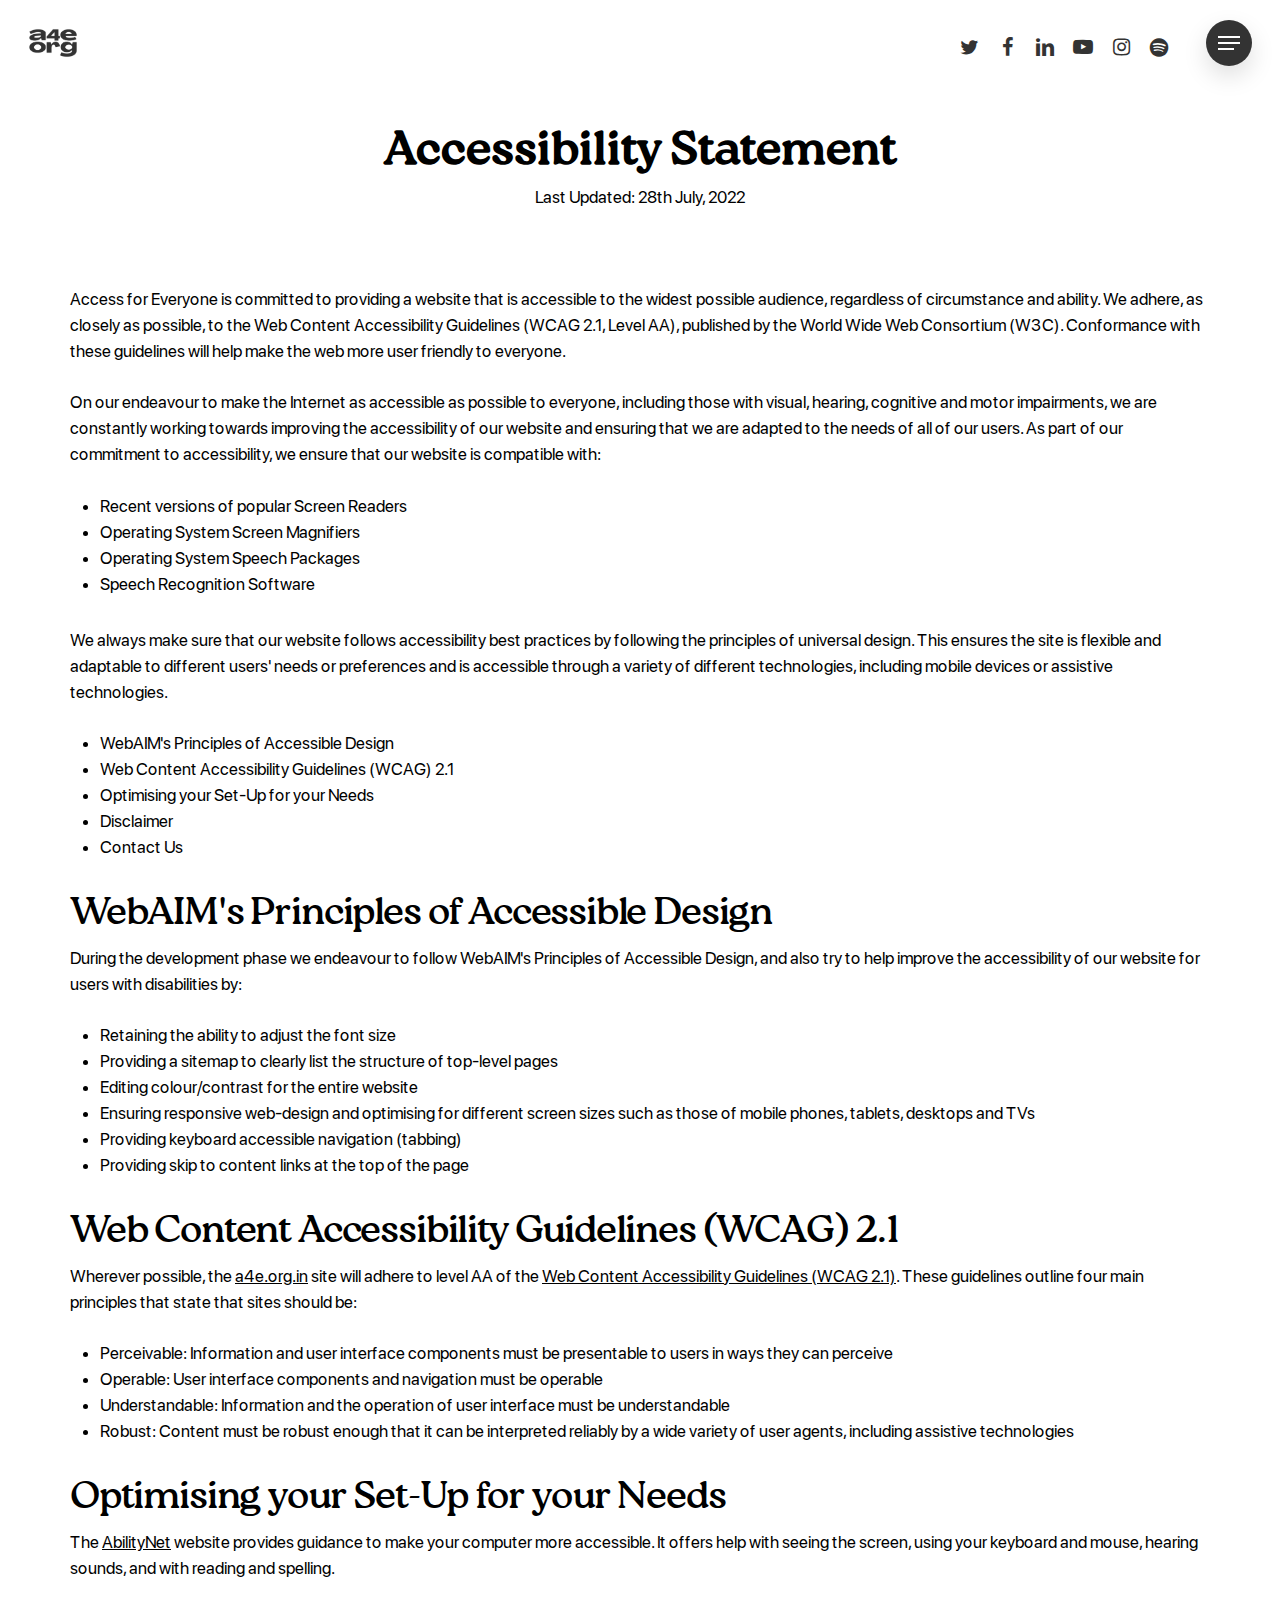
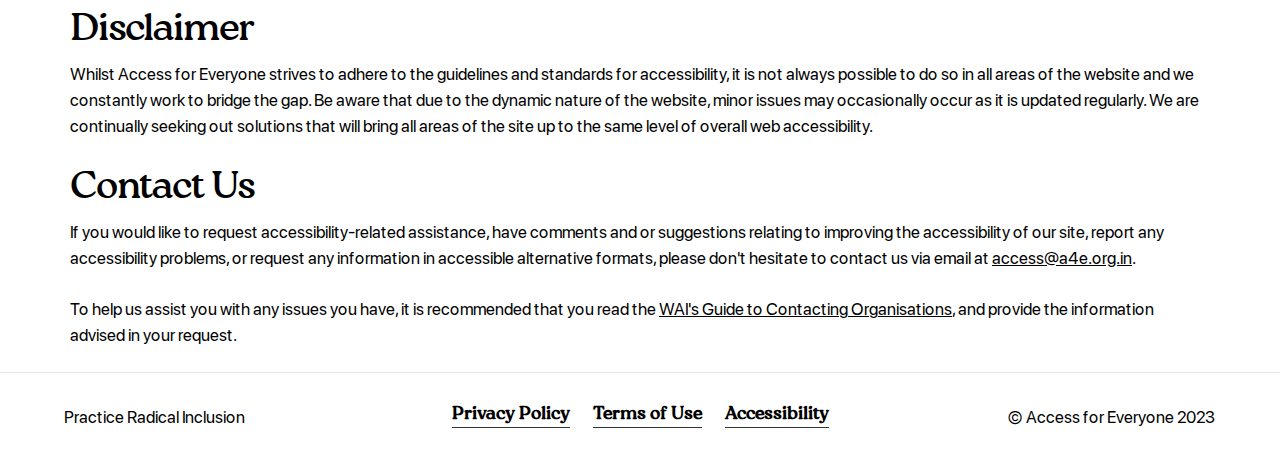
<file: accessibility-statement.html>
<!DOCTYPE html>
<html class="js" lang="en">
    <head>
        <meta charset="UTF-8">
        <meta name="viewport" content="width=device-width, initial-scale=1, maximum-scale=1, user-scalable=0">
        <title>Accessibility Statement | Access for Everyone</title>
        <meta name="description" content="We strive to provide everyone equal access to our services, including through a functional and accessible website.">
        <meta name="robots" content="noindex, max-snippet:-1, max-image-preview:large, max-video-preview:-1">
        <meta name="google-site-verification" content="pIZFIYYTchD-QRS7JWMzdHAIeugf9Qmeuxp33M4mfCU">
        <meta name="p:domain_verify" content="65c92ec96d9dc990aa23a69af8395223">
        <link rel="canonical" href="https://a4e.org.in/accessibility-statement">
        <meta property="og:locale" content="en_US">
        <meta property="og:site_name" content="Access for Everyone">
        <meta property="og:type" content="article">
        <meta property="og:title" content="Accessibility Statement | Access for Everyone">
        <meta property="og:description" content="We strive to provide everyone equal access to our services, including through a functional and accessible website.">
        <meta property="og:url" content="https://a4e.org.in/accessibility-statement">
        <meta property="og:image" content="assets/images/home-header.webp">
        <meta property="og:image:secure_url" content="assets/images/home-header.webp">
        <meta property="og:image:width" content="666">
        <meta property="og:image:height" content="1000">
        <meta property="article:published_time" content="2022-07-01T06:30:51+00:00">
        <meta property="article:modified_time" content="2022-11-27T06:25:15+00:00">
        <meta property="article:publisher" content="https://www.facebook.com/a4eorg/">
        <meta name="twitter:card" content="summary_large_image">
        <meta name="twitter:site" content="@a4eorg">
        <meta name="twitter:title" content="Accessibility Statement | Access for Everyone">
        <meta name="twitter:description" content="We strive to provide everyone equal access to our services, including through a functional and accessible website.">
        <meta name="twitter:creator" content="@a4eorg">
        <meta name="twitter:image" content="assets/images/home-header.webp">
        <link rel="stylesheet" id="wp-block-library-css" href="assets/css/style.min.css" type="text/css" media="all">
        <style id="classic-theme-styles-inline-css" type="text/css">
            /*! This file is auto-generated */
            .wp-block-button__link {
                color: #fff;
                background-color: #32373c;
                border-radius: 9999px;
                box-shadow: none;
                text-decoration: none;
                padding: calc(.667em + 2px) calc(1.333em + 2px);
                font-size: 1.125em
            }

            .wp-block-file__button {
                background: #32373c;
                color: #fff;
                text-decoration: none
            }
        </style>
        <style id="global-styles-inline-css" type="text/css">
            body {
                --wp--preset--color--black: #000000;
                --wp--preset--color--cyan-bluish-gray: #abb8c3;
                --wp--preset--color--white: #ffffff;
                --wp--preset--color--pale-pink: #f78da7;
                --wp--preset--color--vivid-red: #cf2e2e;
                --wp--preset--color--luminous-vivid-orange: #ff6900;
                --wp--preset--color--luminous-vivid-amber: #fcb900;
                --wp--preset--color--light-green-cyan: #7bdcb5;
                --wp--preset--color--vivid-green-cyan: #00d084;
                --wp--preset--color--pale-cyan-blue: #8ed1fc;
                --wp--preset--color--vivid-cyan-blue: #0693e3;
                --wp--preset--color--vivid-purple: #9b51e0;
                --wp--preset--gradient--vivid-cyan-blue-to-vivid-purple: linear-gradient(135deg, rgba(6, 147, 227, 1) 0%, rgb(155, 81, 224) 100%);
                --wp--preset--gradient--light-green-cyan-to-vivid-green-cyan: linear-gradient(135deg, rgb(122, 220, 180) 0%, rgb(0, 208, 130) 100%);
                --wp--preset--gradient--luminous-vivid-amber-to-luminous-vivid-orange: linear-gradient(135deg, rgba(252, 185, 0, 1) 0%, rgba(255, 105, 0, 1) 100%);
                --wp--preset--gradient--luminous-vivid-orange-to-vivid-red: linear-gradient(135deg, rgba(255, 105, 0, 1) 0%, rgb(207, 46, 46) 100%);
                --wp--preset--gradient--very-light-gray-to-cyan-bluish-gray: linear-gradient(135deg, rgb(238, 238, 238) 0%, rgb(169, 184, 195) 100%);
                --wp--preset--gradient--cool-to-warm-spectrum: linear-gradient(135deg, rgb(74, 234, 220) 0%, rgb(151, 120, 209) 20%, rgb(207, 42, 186) 40%, rgb(238, 44, 130) 60%, rgb(251, 105, 98) 80%, rgb(254, 248, 76) 100%);
                --wp--preset--gradient--blush-light-purple: linear-gradient(135deg, rgb(255, 206, 236) 0%, rgb(152, 150, 240) 100%);
                --wp--preset--gradient--blush-bordeaux: linear-gradient(135deg, rgb(254, 205, 165) 0%, rgb(254, 45, 45) 50%, rgb(107, 0, 62) 100%);
                --wp--preset--gradient--luminous-dusk: linear-gradient(135deg, rgb(255, 203, 112) 0%, rgb(199, 81, 192) 50%, rgb(65, 88, 208) 100%);
                --wp--preset--gradient--pale-ocean: linear-gradient(135deg, rgb(255, 245, 203) 0%, rgb(182, 227, 212) 50%, rgb(51, 167, 181) 100%);
                --wp--preset--gradient--electric-grass: linear-gradient(135deg, rgb(202, 248, 128) 0%, rgb(113, 206, 126) 100%);
                --wp--preset--gradient--midnight: linear-gradient(135deg, rgb(2, 3, 129) 0%, rgb(40, 116, 252) 100%);
                --wp--preset--font-size--small: 13px;
                --wp--preset--font-size--medium: 20px;
                --wp--preset--font-size--large: 36px;
                --wp--preset--font-size--x-large: 42px;
                --wp--preset--spacing--20: 0.44rem;
                --wp--preset--spacing--30: 0.67rem;
                --wp--preset--spacing--40: 1rem;
                --wp--preset--spacing--50: 1.5rem;
                --wp--preset--spacing--60: 2.25rem;
                --wp--preset--spacing--70: 3.38rem;
                --wp--preset--spacing--80: 5.06rem;
                --wp--preset--shadow--natural: 6px 6px 9px rgba(0, 0, 0, 0.2);
                --wp--preset--shadow--deep: 12px 12px 50px rgba(0, 0, 0, 0.4);
                --wp--preset--shadow--sharp: 6px 6px 0px rgba(0, 0, 0, 0.2);
                --wp--preset--shadow--outlined: 6px 6px 0px -3px rgba(255, 255, 255, 1), 6px 6px rgba(0, 0, 0, 1);
                --wp--preset--shadow--crisp: 6px 6px 0px rgba(0, 0, 0, 1);
            }

            :where(.is-layout-flex) {
                gap: 0.5em;
            }

            :where(.is-layout-grid) {
                gap: 0.5em;
            }

            body .is-layout-flow>.alignleft {
                float: left;
                margin-inline-start: 0;
                margin-inline-end: 2em;
            }

            body .is-layout-flow>.alignright {
                float: right;
                margin-inline-start: 2em;
                margin-inline-end: 0;
            }

            body .is-layout-flow>.aligncenter {
                margin-left: auto !important;
                margin-right: auto !important;
            }

            body .is-layout-constrained>.alignleft {
                float: left;
                margin-inline-start: 0;
                margin-inline-end: 2em;
            }

            body .is-layout-constrained>.alignright {
                float: right;
                margin-inline-start: 2em;
                margin-inline-end: 0;
            }

            body .is-layout-constrained>.aligncenter {
                margin-left: auto !important;
                margin-right: auto !important;
            }

            body .is-layout-constrained> :where(:not(.alignleft):not(.alignright):not(.alignfull)) {
                max-width: var(--wp--style--global--content-size);
                margin-left: auto !important;
                margin-right: auto !important;
            }

            body .is-layout-constrained>.alignwide {
                max-width: var(--wp--style--global--wide-size);
            }

            body .is-layout-flex {
                display: flex;
            }

            body .is-layout-flex {
                flex-wrap: wrap;
                align-items: center;
            }

            body .is-layout-flex>* {
                margin: 0;
            }

            body .is-layout-grid {
                display: grid;
            }

            body .is-layout-grid>* {
                margin: 0;
            }

            :where(.wp-block-columns.is-layout-flex) {
                gap: 2em;
            }

            :where(.wp-block-columns.is-layout-grid) {
                gap: 2em;
            }

            :where(.wp-block-post-template.is-layout-flex) {
                gap: 1.25em;
            }

            :where(.wp-block-post-template.is-layout-grid) {
                gap: 1.25em;
            }

            .has-black-color {
                color: var(--wp--preset--color--black) !important;
            }

            .has-cyan-bluish-gray-color {
                color: var(--wp--preset--color--cyan-bluish-gray) !important;
            }

            .has-white-color {
                color: var(--wp--preset--color--white) !important;
            }

            .has-pale-pink-color {
                color: var(--wp--preset--color--pale-pink) !important;
            }

            .has-vivid-red-color {
                color: var(--wp--preset--color--vivid-red) !important;
            }

            .has-luminous-vivid-orange-color {
                color: var(--wp--preset--color--luminous-vivid-orange) !important;
            }

            .has-luminous-vivid-amber-color {
                color: var(--wp--preset--color--luminous-vivid-amber) !important;
            }

            .has-light-green-cyan-color {
                color: var(--wp--preset--color--light-green-cyan) !important;
            }

            .has-vivid-green-cyan-color {
                color: var(--wp--preset--color--vivid-green-cyan) !important;
            }

            .has-pale-cyan-blue-color {
                color: var(--wp--preset--color--pale-cyan-blue) !important;
            }

            .has-vivid-cyan-blue-color {
                color: var(--wp--preset--color--vivid-cyan-blue) !important;
            }

            .has-vivid-purple-color {
                color: var(--wp--preset--color--vivid-purple) !important;
            }

            .has-black-background-color {
                background-color: var(--wp--preset--color--black) !important;
            }

            .has-cyan-bluish-gray-background-color {
                background-color: var(--wp--preset--color--cyan-bluish-gray) !important;
            }

            .has-white-background-color {
                background-color: var(--wp--preset--color--white) !important;
            }

            .has-pale-pink-background-color {
                background-color: var(--wp--preset--color--pale-pink) !important;
            }

            .has-vivid-red-background-color {
                background-color: var(--wp--preset--color--vivid-red) !important;
            }

            .has-luminous-vivid-orange-background-color {
                background-color: var(--wp--preset--color--luminous-vivid-orange) !important;
            }

            .has-luminous-vivid-amber-background-color {
                background-color: var(--wp--preset--color--luminous-vivid-amber) !important;
            }

            .has-light-green-cyan-background-color {
                background-color: var(--wp--preset--color--light-green-cyan) !important;
            }

            .has-vivid-green-cyan-background-color {
                background-color: var(--wp--preset--color--vivid-green-cyan) !important;
            }

            .has-pale-cyan-blue-background-color {
                background-color: var(--wp--preset--color--pale-cyan-blue) !important;
            }

            .has-vivid-cyan-blue-background-color {
                background-color: var(--wp--preset--color--vivid-cyan-blue) !important;
            }

            .has-vivid-purple-background-color {
                background-color: var(--wp--preset--color--vivid-purple) !important;
            }

            .has-black-border-color {
                border-color: var(--wp--preset--color--black) !important;
            }

            .has-cyan-bluish-gray-border-color {
                border-color: var(--wp--preset--color--cyan-bluish-gray) !important;
            }

            .has-white-border-color {
                border-color: var(--wp--preset--color--white) !important;
            }

            .has-pale-pink-border-color {
                border-color: var(--wp--preset--color--pale-pink) !important;
            }

            .has-vivid-red-border-color {
                border-color: var(--wp--preset--color--vivid-red) !important;
            }

            .has-luminous-vivid-orange-border-color {
                border-color: var(--wp--preset--color--luminous-vivid-orange) !important;
            }

            .has-luminous-vivid-amber-border-color {
                border-color: var(--wp--preset--color--luminous-vivid-amber) !important;
            }

            .has-light-green-cyan-border-color {
                border-color: var(--wp--preset--color--light-green-cyan) !important;
            }

            .has-vivid-green-cyan-border-color {
                border-color: var(--wp--preset--color--vivid-green-cyan) !important;
            }

            .has-pale-cyan-blue-border-color {
                border-color: var(--wp--preset--color--pale-cyan-blue) !important;
            }

            .has-vivid-cyan-blue-border-color {
                border-color: var(--wp--preset--color--vivid-cyan-blue) !important;
            }

            .has-vivid-purple-border-color {
                border-color: var(--wp--preset--color--vivid-purple) !important;
            }

            .has-vivid-cyan-blue-to-vivid-purple-gradient-background {
                background: var(--wp--preset--gradient--vivid-cyan-blue-to-vivid-purple) !important;
            }

            .has-light-green-cyan-to-vivid-green-cyan-gradient-background {
                background: var(--wp--preset--gradient--light-green-cyan-to-vivid-green-cyan) !important;
            }

            .has-luminous-vivid-amber-to-luminous-vivid-orange-gradient-background {
                background: var(--wp--preset--gradient--luminous-vivid-amber-to-luminous-vivid-orange) !important;
            }

            .has-luminous-vivid-orange-to-vivid-red-gradient-background {
                background: var(--wp--preset--gradient--luminous-vivid-orange-to-vivid-red) !important;
            }

            .has-very-light-gray-to-cyan-bluish-gray-gradient-background {
                background: var(--wp--preset--gradient--very-light-gray-to-cyan-bluish-gray) !important;
            }

            .has-cool-to-warm-spectrum-gradient-background {
                background: var(--wp--preset--gradient--cool-to-warm-spectrum) !important;
            }

            .has-blush-light-purple-gradient-background {
                background: var(--wp--preset--gradient--blush-light-purple) !important;
            }

            .has-blush-bordeaux-gradient-background {
                background: var(--wp--preset--gradient--blush-bordeaux) !important;
            }

            .has-luminous-dusk-gradient-background {
                background: var(--wp--preset--gradient--luminous-dusk) !important;
            }

            .has-pale-ocean-gradient-background {
                background: var(--wp--preset--gradient--pale-ocean) !important;
            }

            .has-electric-grass-gradient-background {
                background: var(--wp--preset--gradient--electric-grass) !important;
            }

            .has-midnight-gradient-background {
                background: var(--wp--preset--gradient--midnight) !important;
            }

            .has-small-font-size {
                font-size: var(--wp--preset--font-size--small) !important;
            }

            .has-medium-font-size {
                font-size: var(--wp--preset--font-size--medium) !important;
            }

            .has-large-font-size {
                font-size: var(--wp--preset--font-size--large) !important;
            }

            .has-x-large-font-size {
                font-size: var(--wp--preset--font-size--x-large) !important;
            }

            .wp-block-navigation a:where(:not(.wp-element-button)) {
                color: inherit;
            }

            :where(.wp-block-post-template.is-layout-flex) {
                gap: 1.25em;
            }

            :where(.wp-block-post-template.is-layout-grid) {
                gap: 1.25em;
            }

            :where(.wp-block-columns.is-layout-flex) {
                gap: 2em;
            }

            :where(.wp-block-columns.is-layout-grid) {
                gap: 2em;
            }

            .wp-block-pullquote {
                font-size: 1.5em;
                line-height: 1.6;
            }
        </style>
        <link rel="stylesheet" id="main-css" href="assets/css/main.css" type="text/css" media="all">
        <link rel="stylesheet" id="contact-form-7-css" href="assets/css/styles.css" type="text/css" media="all">
        <link rel="stylesheet" id="salient-grid-system-css" href="assets/css/grid-system.css" type="text/css" media="all">
        <link rel="stylesheet" id="main-styles-css" href="assets/css/style_1.css" type="text/css" media="all">
        <style id="main-styles-inline-css" type="text/css">
            html:not(.page-trans-loaded) {
                background-color: #ffffff;
            }
        </style>
        <link rel="stylesheet" id="nectar-header-perma-transparent-css" href="assets/css/header-perma-transparent.css" type="text/css" media="all">
        <link rel="stylesheet" id="responsive-css" href="assets/css/responsive.css" type="text/css" media="all">
        <link rel="stylesheet" id="select2-css" href="assets/css/select2.css" type="text/css" media="all">
        <link rel="stylesheet" id="skin-material-css" href="assets/css/skin-material.css" type="text/css" media="all">
        <link rel="stylesheet" id="salient-wp-menu-dynamic-css" href="assets/css/menu-dynamic.css" type="text/css" media="all">
        <link rel="stylesheet" id="dynamic-css-css" href="assets/css/salient-dynamic-styles.css" type="text/css" media="all">
        <style id="dynamic-css-inline-css" type="text/css">
            #header-space {
                background-color: #ffffff
            }

            @media only screen and (min-width:1000px) {
                body #ajax-content-wrap.no-scroll {
                    min-height: calc(100vh - 86px);
                    height: calc(100vh - 86px) !important;
                }
            }

            @media only screen and (min-width:1000px) {

                #page-header-wrap.fullscreen-header,
                #page-header-wrap.fullscreen-header #page-header-bg,
                html:not(.nectar-box-roll-loaded) .nectar-box-roll>#page-header-bg.fullscreen-header,
                .nectar_fullscreen_zoom_recent_projects,
                #nectar_fullscreen_rows:not(.afterLoaded)>div {
                    height: calc(100vh - 85px);
                }

                .wpb_row.vc_row-o-full-height.top-level,
                .wpb_row.vc_row-o-full-height.top-level>.col.span_12 {
                    min-height: calc(100vh - 85px);
                }

                html:not(.nectar-box-roll-loaded) .nectar-box-roll>#page-header-bg.fullscreen-header {
                    top: 86px;
                }

                .nectar-slider-wrap[data-fullscreen="true"]:not(.loaded),
                .nectar-slider-wrap[data-fullscreen="true"]:not(.loaded) .swiper-container {
                    height: calc(100vh - 84px) !important;
                }

                .admin-bar .nectar-slider-wrap[data-fullscreen="true"]:not(.loaded),
                .admin-bar .nectar-slider-wrap[data-fullscreen="true"]:not(.loaded) .swiper-container {
                    height: calc(100vh - 84px - 32px) !important;
                }
            }

            @media only screen and (max-width:999px) {
                .using-mobile-browser #nectar_fullscreen_rows:not(.afterLoaded):not([data-mobile-disable="on"])>div {
                    height: calc(100vh - 100px);
                }

                .using-mobile-browser .wpb_row.vc_row-o-full-height.top-level,
                .using-mobile-browser .wpb_row.vc_row-o-full-height.top-level>.col.span_12,
                [data-permanent-transparent="1"].using-mobile-browser .wpb_row.vc_row-o-full-height.top-level,
                [data-permanent-transparent="1"].using-mobile-browser .wpb_row.vc_row-o-full-height.top-level>.col.span_12 {
                    min-height: calc(100vh - 100px);
                }

                html:not(.nectar-box-roll-loaded) .nectar-box-roll>#page-header-bg.fullscreen-header,
                .nectar_fullscreen_zoom_recent_projects,
                .nectar-slider-wrap[data-fullscreen="true"]:not(.loaded),
                .nectar-slider-wrap[data-fullscreen="true"]:not(.loaded) .swiper-container,
                #nectar_fullscreen_rows:not(.afterLoaded):not([data-mobile-disable="on"])>div {
                    height: calc(100vh - 47px);
                }

                .wpb_row.vc_row-o-full-height.top-level,
                .wpb_row.vc_row-o-full-height.top-level>.col.span_12 {
                    min-height: calc(100vh - 47px);
                }

                body[data-transparent-header="false"] #ajax-content-wrap.no-scroll {
                    min-height: calc(100vh - 47px);
                    height: calc(100vh - 47px);
                }
            }

            .nectar-shape-divider-wrap {
                position: absolute;
                top: auto;
                bottom: 0;
                left: 0;
                right: 0;
                width: 100%;
                height: 150px;
                z-index: 3;
                transform: translateZ(0);
            }

            .post-area.span_9 .nectar-shape-divider-wrap {
                overflow: hidden;
            }

            .nectar-shape-divider-wrap[data-front="true"] {
                z-index: 50;
            }

            .nectar-shape-divider-wrap[data-style="waves_opacity"] svg path:first-child {
                opacity: 0.6;
            }

            .nectar-shape-divider-wrap[data-style="curve_opacity"] svg path:nth-child(1),
            .nectar-shape-divider-wrap[data-style="waves_opacity_alt"] svg path:nth-child(1) {
                opacity: 0.15;
            }

            .nectar-shape-divider-wrap[data-style="curve_opacity"] svg path:nth-child(2),
            .nectar-shape-divider-wrap[data-style="waves_opacity_alt"] svg path:nth-child(2) {
                opacity: 0.3;
            }

            .nectar-shape-divider {
                width: 100%;
                left: 0;
                bottom: -1px;
                height: 100%;
                position: absolute;
            }

            .nectar-shape-divider-wrap.no-color .nectar-shape-divider {
                fill: #fff;
            }

            @media only screen and (max-width:999px) {
                .nectar-shape-divider-wrap:not([data-using-percent-val="true"]) .nectar-shape-divider {
                    height: 75%;
                }

                .nectar-shape-divider-wrap[data-style="clouds"]:not([data-using-percent-val="true"]) .nectar-shape-divider {
                    height: 55%;
                }
            }

            @media only screen and (max-width:690px) {
                .nectar-shape-divider-wrap:not([data-using-percent-val="true"]) .nectar-shape-divider {
                    height: 33%;
                }

                .nectar-shape-divider-wrap[data-style="clouds"]:not([data-using-percent-val="true"]) .nectar-shape-divider {
                    height: 33%;
                }
            }

            #ajax-content-wrap .nectar-shape-divider-wrap[data-height="1"] .nectar-shape-divider,
            #ajax-content-wrap .nectar-shape-divider-wrap[data-height="1px"] .nectar-shape-divider {
                height: 1px;
            }

            .nectar-shape-divider-wrap[data-position="top"] {
                top: -1px;
                bottom: auto;
            }

            .nectar-shape-divider-wrap[data-position="top"] {
                transform: rotate(180deg)
            }

            #ajax-content-wrap .vc_row.left_padding_5pct .row_col_wrap_12 {
                padding-left: 5%;
            }

            #ajax-content-wrap .vc_row.right_padding_5pct .row_col_wrap_12 {
                padding-right: 5%;
            }

            @media only screen and (max-width:999px) {
                .vc_row.top_padding_tablet_4pct {
                    padding-top: 4% !important;
                }
            }

            @media only screen and (max-width:999px) {
                .vc_row.bottom_padding_tablet_4pct {
                    padding-bottom: 4% !important;
                }
            }

            @media only screen and (max-width:999px) {

                .wpb_column.force-tablet-text-align-left,
                .wpb_column.force-tablet-text-align-left .col {
                    text-align: left !important;
                }

                .wpb_column.force-tablet-text-align-right,
                .wpb_column.force-tablet-text-align-right .col {
                    text-align: right !important;
                }

                .wpb_column.force-tablet-text-align-center,
                .wpb_column.force-tablet-text-align-center .col,
                .wpb_column.force-tablet-text-align-center .vc_custom_heading,
                .wpb_column.force-tablet-text-align-center .nectar-cta {
                    text-align: center !important;
                }

                .wpb_column.force-tablet-text-align-center .img-with-aniamtion-wrap img {
                    display: inline-block;
                }
            }

            .wpb_column.el_spacing_0px>.vc_column-inner>.wpb_wrapper>div:not(:last-child) {
                margin-bottom: 0;
            }

            @media only screen and (max-width:999px) {
                .wpb_column.top_margin_tablet_10px {
                    margin-top: 10px !important;
                }
            }

            @media only screen and (max-width:999px) {
                .wpb_column.bottom_margin_tablet_10px {
                    margin-bottom: 10px !important;
                }
            }

            @media only screen and (max-width:999px) {
                .nectar-cta.display_tablet_inherit {
                    display: inherit;
                }
            }

            @media only screen and (max-width:690px) {
                .nectar-cta.display_phone_inherit {
                    display: inherit;
                }
            }

            @media only screen and (max-width:690px) {

                .wpb_column.force-phone-text-align-left,
                .wpb_column.force-phone-text-align-left .col {
                    text-align: left !important;
                }

                .wpb_column.force-phone-text-align-right,
                .wpb_column.force-phone-text-align-right .col {
                    text-align: right !important;
                }

                .wpb_column.force-phone-text-align-center,
                .wpb_column.force-phone-text-align-center .col,
                .wpb_column.force-phone-text-align-center .vc_custom_heading,
                .wpb_column.force-phone-text-align-center .nectar-cta {
                    text-align: center !important;
                }

                .wpb_column.force-phone-text-align-center .img-with-aniamtion-wrap img {
                    display: inline-block;
                }
            }

            @media only screen and (max-width:690px) {
                .vc_row.bottom_padding_phone_8pct {
                    padding-bottom: 8% !important;
                }
            }

            @media only screen and (max-width:690px) {
                .vc_row.top_padding_phone_8pct {
                    padding-top: 8% !important;
                }
            }

            .screen-reader-text,
            .nectar-skip-to-content:not(:focus) {
                border: 0;
                clip: rect(1px, 1px, 1px, 1px);
                clip-path: inset(50%);
                height: 1px;
                margin: -1px;
                overflow: hidden;
                padding: 0;
                position: absolute !important;
                width: 1px;
                word-wrap: normal !important;
            }
        </style>
        <link rel="stylesheet" id="salient-child-style-css" href="assets/css/style.css" type="text/css" media="all">
        <link rel="stylesheet" id="redux-google-fonts-salient_redux-css" href="https://fonts.googleapis.com/css?family=SF+Pro+Display%3A400%2C300%2C500%2C700%7CCastoro%3A400&amp;display=swap&amp;ver=1670386933" type="text/css" media="all">
        <script type="text/javascript" src="assets/js/jquery.min.js" id="jquery-core-js"></script>
        <script type="text/javascript" src="assets/js/jquery-migrate.min.js" id="jquery-migrate-js"></script>
        <script type="text/javascript">
            var root = document.getElementsByTagName("html")[0];
            root.setAttribute("class", "js");
        </script>
        <link rel="icon" href="assets/images/favicon-100x100.png" sizes="32x32">
        <link rel="icon" href="assets/images/favicon-300x300.png" sizes="192x192">
        <link rel="apple-touch-icon" href="assets/images/favicon-300x300.png">
        <meta name="msapplication-TileImage" content="assets/images/favicon-300x300.png">
        <noscript>
            <style>
                .wpb_animate_when_almost_visible {
                    opacity: 1;
                }
            </style>
        </noscript>
    </head>
    <body class="page-template-default page page-id-338 material wpb-js-composer js-comp-ver-6.7.1 vc_responsive" data-footer-reveal="false" data-footer-reveal-shadow="none" data-header-format="default" data-body-border="off" data-boxed-style data-header-breakpoint="1000" data-dropdown-style="minimal" data-cae="easeOutQuart" data-cad="1500" data-megamenu-width="contained" data-aie="none" data-ls="fancybox" data-apte="standard" data-hhun="0" data-fancy-form-rcs="1" data-form-style="default" data-form-submit="regular" data-is="minimal" data-button-style="rounded_shadow" data-user-account-button="false" data-flex-cols="true" data-col-gap="50px" data-header-inherit-rc="false" data-header-search="false" data-animated-anchors="true" data-ajax-transitions="true" data-full-width-header="true" data-slide-out-widget-area="true" data-slide-out-widget-area-style="slide-out-from-right" data-user-set-ocm="1" data-loading-animation="none" data-bg-header="false" data-responsive="1" data-ext-responsive="true" data-ext-padding="70" data-header-resize="0" data-header-color="custom" data-cart="false" data-remove-m-parallax data-remove-m-video-bgs data-m-animate="1" data-force-header-trans-color="light" data-smooth-scrolling="0" data-permanent-transparent="false" style="--scroll-bar-w: 12px">
        <script type="text/javascript">
            (function(window, document) {
                if (navigator.userAgent.match(/(Android|iPod|iPhone|iPad|BlackBerry|IEMobile|Opera Mini)/)) {
                    document.body.className += " using-mobile-browser mobile ";
                }
                if (!("ontouchstart" in window)) {
                    var body = document.querySelector("body");
                    var winW = window.innerWidth;
                    var bodyW = body.clientWidth;
                    if (winW > bodyW + 4) {
                        body.setAttribute("style", "--scroll-bar-w: " + (winW - bodyW - 4) + "px");
                    } else {
                        body.setAttribute("style", "--scroll-bar-w: 0px");
                    }
                }
            })(window, document);
        </script>
        <a href="#ajax-content-wrap" class="nectar-skip-to-content">Skip to main content</a>
        <div class="ocm-effect-wrap">
            <div class="ocm-effect-wrap-inner">
                <div id="ajax-loading-screen" data-disable-mobile="1" data-disable-fade-on-click="0" data-effect="standard" data-method="standard">
                    <div class="loading-icon none">
                        <div class="material-icon">
                            <div class="spinner">
                                <div class="right-side">
                                    <div class="bar"></div>
                                </div>
                                <div class="left-side">
                                    <div class="bar"></div>
                                </div>
                            </div>
                            <div class="spinner color-2">
                                <div class="right-side">
                                    <div class="bar"></div>
                                </div>
                                <div class="left-side">
                                    <div class="bar"></div>
                                </div>
                            </div>
                        </div>
                    </div>
                </div>
                <div id="header-space" data-header-mobile-fixed="1"></div>
                <div id="header-outer" data-has-menu="false" data-has-buttons="yes" data-header-button_style="shadow_hover_scale" data-using-pr-menu="false" data-mobile-fixed="1" data-ptnm="1" data-lhe="animated_underline" data-user-set-bg="#ffffff" data-format="default" data-permanent-transparent="false" data-megamenu-rt="0" data-remove-fixed="0" data-header-resize="0" data-cart="false" data-transparency-option data-box-shadow="none" data-shrink-num="6" data-using-secondary="0" data-using-logo="1" data-logo-height="30" data-m-logo-height="24" data-padding="28" data-full-width="true" data-condense="false">
                    <header id="top">
                        <div class="container">
                            <div class="row">
                                <div class="col span_3">
                                    <a id="logo" href="https://a4e.org.in" data-supplied-ml-starting-dark="false" data-supplied-ml-starting="false" data-supplied-ml="false">
                                        <img class="stnd skip-lazy default-logo" width="586" height="351" alt="Access for Everyone" src="assets/images/black-logo.webp" srcset="assets/images/black-logo.webp 1x, assets/images/black-logo%402x.webp 2x">
                                    </a>
                                </div>
                                <!--/span_3-->
                                <div class="col span_9 col_last">
                                    <div class="nectar-mobile-only mobile-header">
                                        <div class="inner"></div>
                                    </div>
                                    <div class="slide-out-widget-area-toggle mobile-icon slide-out-from-right" data-custom-color="true" data-icon-animation="simple-transform">
                                        <div>
                                            <a href="#sidewidgetarea" aria-label="Navigation Menu" aria-expanded="false" class="closed">
                                                <span class="screen-reader-text">Menu</span>
                                                <span aria-hidden="true">
                                                    <i class="lines-button x2">
                                                        <i class="lines"></i>
                                                    </i>
                                                </span>
                                            </a>
                                        </div>
                                    </div>
                                    <nav>
                                        <ul class="sf-menu">
                                            <li class="no-menu-assigned">
                                                <a href="#">No menu assigned</a>
                                            </li>
                                            <li id="social-in-menu" class="button_social_group">
                                                <a target="_blank" rel="noopener" href="https://twitter.com/a4eorg">
                                                    <span class="screen-reader-text">twitter</span>
                                                    <i class="fa fa-twitter" aria-hidden="true"></i>
                                                </a>
                                                <a target="_blank" rel="noopener" href="https://www.facebook.com/a4eorg/">
                                                    <span class="screen-reader-text">facebook</span>
                                                    <i class="fa fa-facebook" aria-hidden="true"></i>
                                                </a>
                                                <a target="_blank" rel="noopener" href="https://linkedin.com/company/a4eorg/">
                                                    <span class="screen-reader-text">linkedin</span>
                                                    <i class="fa fa-linkedin" aria-hidden="true"></i>
                                                </a>
                                                <a target="_blank" rel="noopener" href="https://www.youtube.com/channel/UCDQBm_8BnFmRJVtwVUQnAag">
                                                    <span class="screen-reader-text">youtube</span>
                                                    <i class="fa fa-youtube-play" aria-hidden="true"></i>
                                                </a>
                                                <a target="_blank" rel="noopener" href="https://www.instagram.com/a4eorg/">
                                                    <span class="screen-reader-text">instagram</span>
                                                    <i class="fa fa-instagram" aria-hidden="true"></i>
                                                </a>
                                                <a target="_blank" rel="noopener" href="https://open.spotify.com/user/31uhyqerkralyra6h4vrepj2kgym">
                                                    <span class="screen-reader-text">spotify</span>
                                                    <i class="icon-salient-spotify" aria-hidden="true"></i>
                                                </a>
                                            </li>
                                        </ul>
                                        <ul class="buttons sf-menu" data-user-set-ocm="1">
                                            <li class="slide-out-widget-area-toggle" data-icon-animation="simple-transform" data-custom-color="true">
                                                <div>
                                                    <a href="#sidewidgetarea" aria-label="Navigation Menu" aria-expanded="false" class="closed">
                                                        <span class="screen-reader-text">Menu</span>
                                                        <span aria-hidden="true">
                                                            <i class="lines-button x2">
                                                                <i class="lines"></i>
                                                            </i>
                                                        </span>
                                                    </a>
                                                </div>
                                            </li>
                                        </ul>
                                    </nav>
                                </div>
                                <!--/span_9-->
                            </div>
                            <!--/row-->
                        </div>
                        <!--/container-->
                    </header>
                </div>
                <div id="ajax-content-wrap">
                    <div class="container-wrap">
                        <div class="container main-content">
                            <div class="row">
                                <h1 class="has-text-align-center wp-block-heading">Accessibility Statement</h1>
                                <p class="has-text-align-center">Last Updated: 28th July, 2022</p>
                                <div style="height:50px" aria-hidden="true" class="wp-block-spacer"></div>
                                <p>Access for Everyone is committed to providing a website that is accessible to the widest possible audience, regardless of circumstance and ability. We adhere, as closely as possible, to the Web Content Accessibility Guidelines (WCAG 2.1, Level AA), published by the World Wide Web Consortium (W3C). Conformance with these guidelines will help make the web more user friendly to everyone.</p>
                                <p>On our endeavour to make the Internet as accessible as possible to everyone, including those with visual, hearing, cognitive and motor impairments, we are constantly working towards improving the accessibility of our website and ensuring that we are adapted to the needs of all of our users. As part of our commitment to accessibility, we ensure that our website is compatible with:</p>
                                <ul>
                                    <li>Recent versions of popular Screen Readers</li>
                                    <li>Operating System Screen Magnifiers</li>
                                    <li>Operating System Speech Packages</li>
                                    <li>Speech Recognition Software</li>
                                </ul>
                                <p>We always make sure that our website follows accessibility best practices by following the principles of universal design. This ensures the site is flexible and adaptable to different users' needs or preferences and is accessible through a variety of different technologies, including mobile devices or assistive technologies.</p>
                                <ul>
                                    <li>WebAIM's Principles of Accessible Design</li>
                                    <li>Web Content Accessibility Guidelines (WCAG) 2.1</li>
                                    <li>Optimising your Set-Up for your Needs</li>
                                    <li>Disclaimer</li>
                                    <li>Contact Us</li>
                                </ul>
                                <h2 class="wp-block-heading">WebAIM's Principles of Accessible Design</h2>
                                <p>During the development phase we endeavour to follow WebAIM's Principles of Accessible Design, and also try to help improve the accessibility of our website for users with disabilities by:</p>
                                <ul>
                                    <li>Retaining the ability to adjust the font size</li>
                                    <li>Providing a sitemap to clearly list the structure of top-level pages</li>
                                    <li>Editing colour/contrast for the entire website</li>
                                    <li>Ensuring responsive web-design and optimising for different screen sizes such as those of mobile phones, tablets, desktops and TVs</li>
                                    <li>Providing keyboard accessible navigation (tabbing)</li>
                                    <li>Providing skip to content links at the top of the page</li>
                                </ul>
                                <h2 class="wp-block-heading">Web Content Accessibility Guidelines (WCAG) 2.1</h2>
                                <p>Wherever possible, the  <a target="_blank" href="http://web.archive.org/web/20220422055949/https://a4e.org.in/" rel="noreferrer noopener">a4e.org.in</a> site will adhere to level AA of the  <a target="_blank" href="http://web.archive.org/web/20220422055949/https://www.w3.org/TR/WCAG21/" rel="noreferrer noopener">Web Content Accessibility Guidelines (WCAG 2.1)</a>. These guidelines outline four main principles that state that sites should be: </p>
                                <ul>
                                    <li>Perceivable: Information and user interface components must be presentable to users in ways they can perceive</li>
                                    <li>Operable: User interface components and navigation must be operable</li>
                                    <li>Understandable: Information and the operation of user interface must be understandable</li>
                                    <li>Robust: Content must be robust enough that it can be interpreted reliably by a wide variety of user agents, including assistive technologies</li>
                                </ul>
                                <h2 class="wp-block-heading">Optimising your Set-Up for your Needs</h2>
                                <p>The  <a target="_blank" href="http://web.archive.org/web/20220422055949/https://mcmw.abilitynet.org.uk/" rel="noreferrer noopener">AbilityNet</a> website provides guidance to make your computer more accessible. It offers help with seeing the screen, using your keyboard and mouse, hearing sounds, and with reading and spelling. </p>
                                <h2 class="wp-block-heading">Disclaimer</h2>
                                <p>Whilst Access for Everyone strives to adhere to the guidelines and standards for accessibility, it is not always possible to do so in all areas of the website and we constantly work to bridge the gap. Be aware that due to the dynamic nature of the website, minor issues may occasionally occur as it is updated regularly. We are continually seeking out solutions that will bring all areas of the site up to the same level of overall web accessibility.</p>
                                <h2 class="wp-block-heading">Contact Us</h2>
                                <p>If you would like to request accessibility-related assistance, have comments and or suggestions relating to improving the accessibility of our site, report any accessibility problems, or request any information in accessible alternative formats, please don't hesitate to contact us via email at  <a href="mailto:access@a4e.org.in">access@a4e.org.in</a>. </p>
                                <p>To help us assist you with any issues you have, it is recommended that you read the  <a rel="noreferrer noopener" href="http://web.archive.org/web/20220422055949/https://www.w3.org/WAI/users/inaccessible" target="_blank">WAI's Guide to Contacting Organisations</a>, and provide the information advised in your request. <a rel="noreferrer noopener" href="http://web.archive.org/web/20220422055949/https://www.instagram.com/a4eorg" target="_blank"></a>
                                </p>
                            </div>
                        </div>
                        <div class="nectar-global-section before-footer">
                            <div class="container normal-container row">
                                <div id="fws_64f873e451df6" data-column-margin="default" data-midnight="dark" data-top-percent="2%" data-bottom-percent="2%" class="wpb_row vc_row-fluid vc_row full-width-content vc_row-o-equal-height vc_row-flex vc_row-o-content-middle  right_padding_5pct left_padding_5pct top_padding_tablet_4pct top_padding_phone_8pct bottom_padding_tablet_4pct bottom_padding_phone_8pct" style="padding-top: calc(100vw * 0.02); padding-bottom: calc(100vw * 0.02); ">
                                    <div class="row-bg-wrap" data-bg-animation="none" data-bg-overlay="false">
                                        <div class="inner-wrap">
                                            <div class="row-bg viewport-desktop" style></div>
                                        </div>
                                    </div>
                                    <div class="nectar-shape-divider-wrap " style=" height:1px;" data-height="1" data-front data-style="straight_section" data-position="top">
                                        <svg class="nectar-shape-divider" aria-hidden="true" fill="rgba(10,10,10,0.1)" xmlns="http://www.w3.org/2000/svg" viewBox="0 0 100 10" preserveAspectRatio="none">
                                            <polygon points="104 10, 104 0, 0 0, 0 10" />
                                        </svg>
                                    </div>
                                    <div class="row_col_wrap_12 col span_12 dark left">
                                        <div class="vc_col-sm-3 wpb_column column_container vc_column_container col force-tablet-text-align-center force-phone-text-align-center no-extra-padding inherit_tablet inherit_phone " data-padding-pos="all" data-has-bg-color="false" data-bg-color data-bg-opacity="1" data-animation data-delay="0">
                                            <div class="vc_column-inner">
                                                <div class="wpb_wrapper">
                                                    <div class="wpb_text_column wpb_content_element ">
                                                        <div class="wpb_wrapper">
                                                            <p>Practice Radical Inclusion</p>
                                                        </div>
                                                    </div>
                                                </div>
                                            </div>
                                        </div>
                                        <div class="vc_col-sm-6 wpb_column column_container vc_column_container col centered-text no-extra-padding el_spacing_0px top_margin_tablet_10px bottom_margin_tablet_10px inherit_tablet inherit_phone " data-padding-pos="all" data-has-bg-color="false" data-bg-color data-bg-opacity="1" data-animation data-delay="0">
                                            <div class="vc_column-inner">
                                                <div class="wpb_wrapper">
                                                    <div class="nectar-cta  alignment_tablet_default alignment_phone_default display_tablet_inherit display_phone_inherit " data-color="default" data-using-bg="false" data-display="inline" data-style="underline" data-alignment="center" data-text-color="std">
                                                        <h6>
                                                            <span class="text"></span>
                                                            <span class="link_wrap" style="padding-top: 10px; padding-right: 10px; padding-bottom: 10px; padding-left: 10px;">
                                                                <a class="link_text" href="https://a4e.org.in/privacy-policy">Privacy Policy</a>
                                                            </span>
                                                        </h6>
                                                    </div>
                                                    <div class="nectar-cta  alignment_tablet_default alignment_phone_default display_tablet_inherit display_phone_inherit " data-color="default" data-using-bg="false" data-display="inline" data-style="underline" data-alignment="center" data-text-color="std">
                                                        <h6>
                                                            <span class="text"></span>
                                                            <span class="link_wrap" style="padding-top: 10px; padding-right: 10px; padding-bottom: 10px; padding-left: 10px;">
                                                                <a class="link_text" href="https://a4e.org.in/terms-of-use">Terms of Use</a>
                                                            </span>
                                                        </h6>
                                                    </div>
                                                    <div class="nectar-cta  alignment_tablet_default alignment_phone_default display_tablet_inherit display_phone_inherit " data-color="default" data-using-bg="false" data-display="inline" data-style="underline" data-alignment="center" data-text-color="std">
                                                        <h6>
                                                            <span class="text"></span>
                                                            <span class="link_wrap" style="padding-top: 10px; padding-right: 10px; padding-bottom: 10px; padding-left: 10px;">
                                                                <a class="link_text" href="https://a4e.org.in/accessibility-statement">Accessibility</a>
                                                            </span>
                                                        </h6>
                                                    </div>
                                                </div>
                                            </div>
                                        </div>
                                        <div class="vc_col-sm-3 wpb_column column_container vc_column_container col force-tablet-text-align-center force-phone-text-align-center no-extra-padding inherit_tablet inherit_phone " data-padding-pos="all" data-has-bg-color="false" data-bg-color data-bg-opacity="1" data-animation data-delay="0">
                                            <div class="vc_column-inner">
                                                <div class="wpb_wrapper">
                                                    <div id="fws_64f873e4571f8" data-midnight data-column-margin="default" class="wpb_row vc_row-fluid vc_row inner_row" style>
                                                        <div class="row-bg-wrap">
                                                            <div class="row-bg"></div>
                                                        </div>
                                                        <div class="row_col_wrap_12_inner col span_12  right">
                                                            <div class="vc_col-sm-12 wpb_column column_container vc_column_container col child_column no-extra-padding inherit_tablet inherit_phone " data-padding-pos="all" data-has-bg-color="false" data-bg-color data-bg-opacity="1" data-animation data-delay="0">
                                                                <div class="vc_column-inner">
                                                                    <div class="wpb_wrapper">
                                                                        <div class="wpb_text_column wpb_content_element ">
                                                                            <div class="wpb_wrapper">
                                                                                <p>© Access for Everyone <span class="nectar-current-year">2023</span>
                                                                                </p>
                                                                            </div>
                                                                        </div>
                                                                    </div>
                                                                </div>
                                                            </div>
                                                        </div>
                                                    </div>
                                                </div>
                                            </div>
                                        </div>
                                    </div>
                                </div>
                            </div>
                        </div>
                    </div>
                    <div id="footer-outer" data-midnight="light" data-cols="5" data-custom-color="false" data-disable-copyright="true" data-matching-section-color="true" data-copyright-line="false" data-using-bg-img="false" data-bg-img-overlay="0.8" data-full-width="false" data-using-widget-area="false" data-link-hover="underline"></div>
                    <!--/footer-outer-->
                    <div id="slide-out-widget-area-bg" class="slide-out-from-right light"></div>
                    <div id="slide-out-widget-area" class="slide-out-from-right" data-dropdown-func="default" data-back-txt="Back">
                        <div class="inner-wrap">
                            <div class="inner" data-prepend-menu-mobile="false">
                                <a class="slide_out_area_close" href="#">
                                    <span class="screen-reader-text">Close Menu</span>
                                    <span class="close-wrap">
                                        <span class="close-line close-line1"></span>
                                        <span class="close-line close-line2"></span>
                                    </span>
                                </a>
                                <div class="off-canvas-menu-container" role="navigation">
                                    <ul class="menu">
                                        <li id="menu-item-307" class="menu-item menu-item-type-post_type menu-item-object-page menu-item-home menu-item-307">
                                            <a href="https://a4e.org.in">Home</a>
                                        </li>
                                        <li id="menu-item-306" class="menu-item menu-item-type-post_type menu-item-object-page menu-item-306">
                                            <a href="https://a4e.org.in/about-us">About Us</a>
                                        </li>
                                        <li id="menu-item-483" class="menu-item menu-item-type-post_type menu-item-object-page menu-item-483">
                                            <a href="https://a4e.org.in/advisory-panel">Advisory Panel</a>
                                        </li>
                                        <li id="menu-item-595" class="menu-item menu-item-type-post_type menu-item-object-page menu-item-595">
                                            <a href="https://journal.a4e.org.in">Journal</a>
                                        </li>
					<li id="menu-item-595" class="menu-item menu-item-type-post_type menu-item-object-page menu-item-595">
                                            <a href="https://forms.gle/UGGUc8aXecL1juiL9" target="_blank">Volunteer</a>
                                        </li>
                                        <li id="menu-item-520" class="menu-item menu-item-type-post_type menu-item-object-page menu-item-520">
                                            <a href="https://a4e.org.in/contact-us">Contact Us</a>
                                        </li>
                                    </ul>
                                </div>
                            </div>
                            <div class="bottom-meta-wrap">
                                <ul class="off-canvas-social-links mobile-only">
                                    <li>
                                        <a target="_blank" rel="noopener" href="https://twitter.com/a4eorg">
                                            <span class="screen-reader-text">twitter</span>
                                            <i class="fa fa-twitter" aria-hidden="true"></i>
                                        </a>
                                    </li>
                                    <li>
                                        <a target="_blank" rel="noopener" href="https://www.facebook.com/a4eorg/">
                                            <span class="screen-reader-text">facebook</span>
                                            <i class="fa fa-facebook" aria-hidden="true"></i>
                                        </a>
                                    </li>
                                    <li>
                                        <a target="_blank" rel="noopener" href="https://linkedin.com/company/a4eorg/">
                                            <span class="screen-reader-text">linkedin</span>
                                            <i class="fa fa-linkedin" aria-hidden="true"></i>
                                        </a>
                                    </li>
                                    <li>
                                        <a target="_blank" rel="noopener" href="https://www.youtube.com/channel/UCDQBm_8BnFmRJVtwVUQnAag">
                                            <span class="screen-reader-text">youtube</span>
                                            <i class="fa fa-youtube-play" aria-hidden="true"></i>
                                        </a>
                                    </li>
                                    <li>
                                        <a target="_blank" rel="noopener" href="https://www.instagram.com/a4eorg/">
                                            <span class="screen-reader-text">instagram</span>
                                            <i class="fa fa-instagram" aria-hidden="true"></i>
                                        </a>
                                    </li>
                                    <li>
                                        <a target="_blank" rel="noopener" href="https://open.spotify.com/user/31uhyqerkralyra6h4vrepj2kgym">
                                            <span class="screen-reader-text">spotify</span>
                                            <i class="icon-salient-spotify" aria-hidden="true"></i>
                                        </a>
                                    </li>
                                </ul>
                            </div>
                            <!--/bottom-meta-wrap-->
                        </div>
                        <!--/inner-wrap-->
                    </div>
                </div>
                <!--/ajax-content-wrap-->
            </div>
        </div>
        <!--/ocm-effect-wrap-->
        <script type="text/html" id="wpb-modifications"></script>
        <link rel="stylesheet" id="js_composer_front-css" href="assets/css/js_composer.min.css" type="text/css" media="all">
        <link rel="stylesheet" id="font-awesome-css" href="assets/css/font-awesome.min.css" type="text/css" media="all">
        <link rel="stylesheet" id="fancyBox-css" href="assets/css/jquery.fancybox.css" type="text/css" media="all">
        <link rel="stylesheet" id="nectar-ocm-core-css" href="assets/css/core.css" type="text/css" media="all">
        <link rel="stylesheet" id="nectar-ocm-slide-out-right-material-css" href="assets/css/slide-out-right-material.css" type="text/css" media="all">
        <script type="text/javascript" src="assets/js/index.js" id="swv-js"></script>
        <script type="text/javascript" src="assets/js/index_1.js" id="contact-form-7-js"></script>
        <script type="text/javascript" src="assets/js/jquery.easing.min.js" id="jquery-easing-js"></script>
        <script type="text/javascript" src="assets/js/jquery.mousewheel.min.js" id="jquery-mousewheel-js"></script>
        <script type="text/javascript" src="assets/js/priority.js" id="nectar_priority-js"></script>
        <script type="text/javascript" src="assets/js/transit.min.js" id="nectar-transit-js"></script>
        <script type="text/javascript" src="assets/js/waypoints.js" id="nectar-waypoints-js"></script>
        <script type="text/javascript" src="assets/js/imagesLoaded.min.js" id="imagesLoaded-js"></script>
        <script type="text/javascript" src="assets/js/hoverintent.min.js" id="hoverintent-js"></script>
        <script type="text/javascript" src="assets/js/jquery.fancybox.min.js" id="fancyBox-js"></script>
        <script type="text/javascript" src="assets/js/anime.min.js" id="anime-js"></script>
        <script type="text/javascript" src="assets/js/superfish.js" id="superfish-js"></script>
        <script type="text/javascript" id="nectar-frontend-js-extra">
            /* 
																																																																		<![CDATA[ */
            var nectarLove = {
                "ajaxurl": "https:\/\/a4e.org.in\/wp-admin\/admin-ajax.php",
                "postID": "338",
                "rooturl": "https:\/\/a4e.org.in",
                "disqusComments": "false",
                "loveNonce": "fe4cc7dfcb",
                "mapApiKey": ""
            };
            var nectarOptions = {
                "quick_search": "false",
                "header_entrance": "false",
                "mobile_header_format": "default",
                "ocm_btn_position": "default",
                "left_header_dropdown_func": "default",
                "ajax_add_to_cart": "0",
                "ocm_remove_ext_menu_items": "remove_images",
                "woo_product_filter_toggle": "0",
                "woo_sidebar_toggles": "true",
                "woo_sticky_sidebar": "0",
                "woo_minimal_product_hover": "default",
                "woo_minimal_product_effect": "default",
                "woo_related_upsell_carousel": "false",
                "woo_product_variable_select": "default"
            };
            var nectar_front_i18n = {
                "next": "Next",
                "previous": "Previous"
            };
            /* ]]> */
        </script>
        <script type="text/javascript" src="assets/js/init.js" id="nectar-frontend-js"></script>
        <script type="text/javascript" src="assets/js/touchswipe.min.js" id="touchswipe-js"></script>
        <script type="text/javascript" src="assets/js/select2.min.js" id="select2-js"></script>
        <script type="text/javascript" src="assets/js/js_composer_front.min.js" id="wpb_composer_front_js-js"></script>
    </body>
</html>
</file>
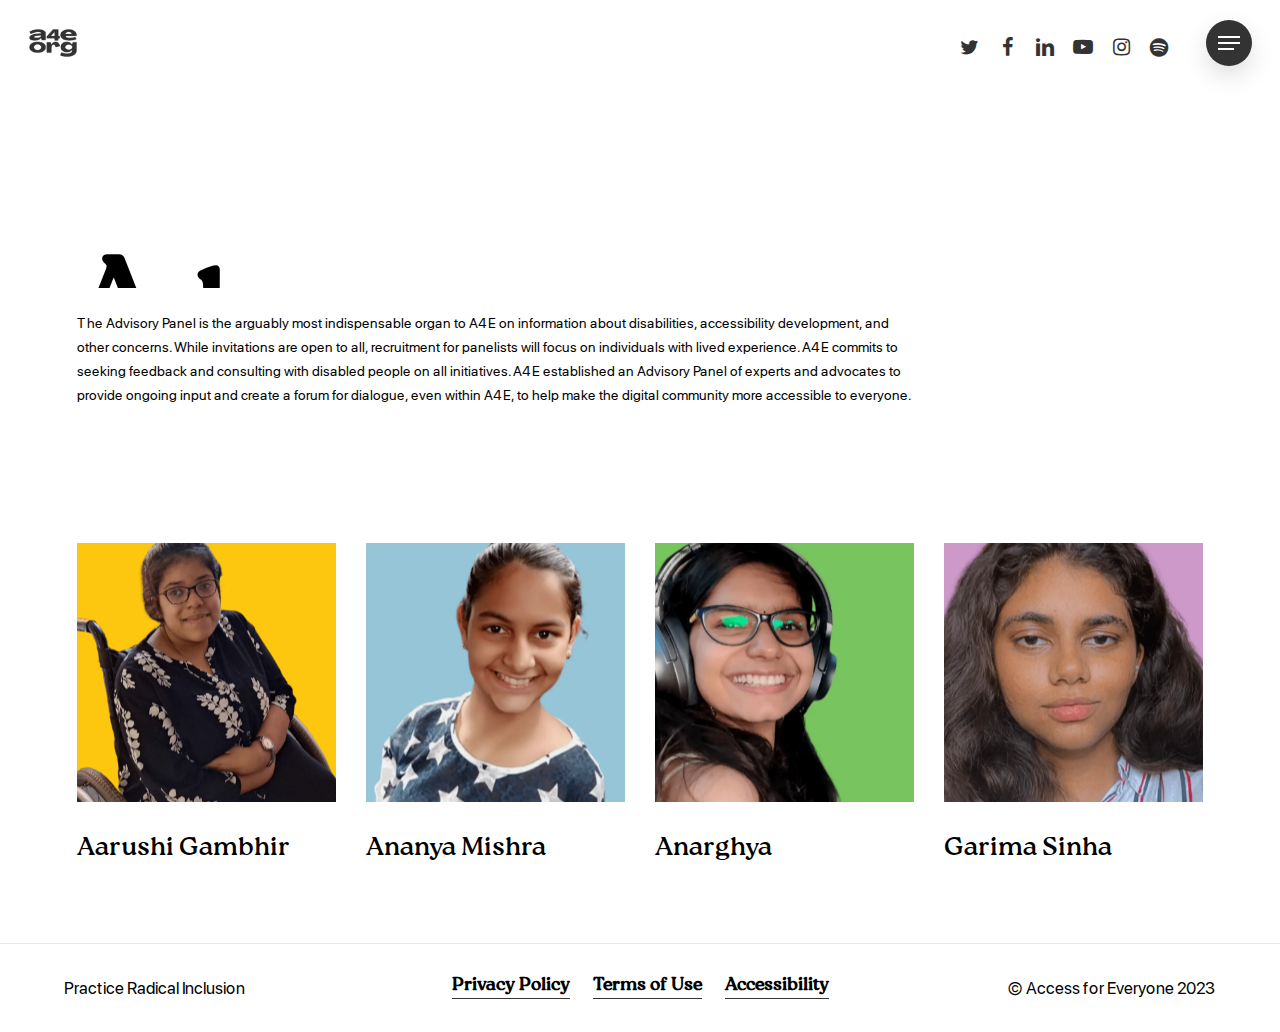
<file: advisory-panel.html>
<!DOCTYPE html>
<html class="js">
    <head>
        <meta charset="UTF-8">
        <meta name="viewport" content="width=device-width, initial-scale=1, maximum-scale=1, user-scalable=0">
        <title>Advisory Panel | Access for Everyone</title>
        <meta name="description" content="A4E's Advisory Panel educates, informs, and provides feedback to the team through a broad spectrum of diverse perspectives on it's initiatives and programs.">
        <meta name="robots" content="max-image-preview:large">
        <meta name="google-site-verification" content="pIZFIYYTchD-QRS7JWMzdHAIeugf9Qmeuxp33M4mfCU">
        <meta name="p:domain_verify" content="65c92ec96d9dc990aa23a69af8395223">
        <link rel="canonical" href="https://a4e.org.in/advisory-panel">
        <meta property="og:locale" content="en_US">
        <meta property="og:site_name" content="Access for Everyone">
        <meta property="og:type" content="article">
        <meta property="og:title" content="Advisory Panel | Access for Everyone">
        <meta property="og:description" content="A4E's Advisory Panel educates, informs, and provides feedback to the team through a broad spectrum of diverse perspectives on it's initiatives and programs.">
        <meta property="og:url" content="https://a4e.org.in/advisory-panel">
        <meta property="og:image" content="assets/images/home-header.webp">
        <meta property="og:image:secure_url" content="assets/images/home-header.webp">
        <meta property="og:image:width" content="666">
        <meta property="og:image:height" content="1000">
        <meta property="article:published_time" content="2022-10-08T05:58:29+00:00">
        <meta property="article:modified_time" content="2022-11-27T06:12:59+00:00">
        <meta property="article:publisher" content="https://www.facebook.com/a4eorg/">
        <meta name="twitter:card" content="summary_large_image">
        <meta name="twitter:site" content="@a4eorg">
        <meta name="twitter:title" content="Advisory Panel | Access for Everyone">
        <meta name="twitter:description" content="A4E's Advisory Panel educates, informs, and provides feedback to the team through a broad spectrum of diverse perspectives on it's initiatives and programs.">
        <meta name="twitter:creator" content="@a4eorg">
        <meta name="twitter:image" content="assets/images/home-header.webp">
        <style id="classic-theme-styles-inline-css" type="text/css">
            /*! This file is auto-generated */
            .wp-block-button__link {
                color: #fff;
                background-color: #32373c;
                border-radius: 9999px;
                box-shadow: none;
                text-decoration: none;
                padding: calc(.667em + 2px) calc(1.333em + 2px);
                font-size: 1.125em
            }

            .wp-block-file__button {
                background: #32373c;
                color: #fff;
                text-decoration: none
            }
        </style>
        <style id="global-styles-inline-css" type="text/css">
            body {
                --wp--preset--color--black: #000000;
                --wp--preset--color--cyan-bluish-gray: #abb8c3;
                --wp--preset--color--white: #ffffff;
                --wp--preset--color--pale-pink: #f78da7;
                --wp--preset--color--vivid-red: #cf2e2e;
                --wp--preset--color--luminous-vivid-orange: #ff6900;
                --wp--preset--color--luminous-vivid-amber: #fcb900;
                --wp--preset--color--light-green-cyan: #7bdcb5;
                --wp--preset--color--vivid-green-cyan: #00d084;
                --wp--preset--color--pale-cyan-blue: #8ed1fc;
                --wp--preset--color--vivid-cyan-blue: #0693e3;
                --wp--preset--color--vivid-purple: #9b51e0;
                --wp--preset--gradient--vivid-cyan-blue-to-vivid-purple: linear-gradient(135deg, rgba(6, 147, 227, 1) 0%, rgb(155, 81, 224) 100%);
                --wp--preset--gradient--light-green-cyan-to-vivid-green-cyan: linear-gradient(135deg, rgb(122, 220, 180) 0%, rgb(0, 208, 130) 100%);
                --wp--preset--gradient--luminous-vivid-amber-to-luminous-vivid-orange: linear-gradient(135deg, rgba(252, 185, 0, 1) 0%, rgba(255, 105, 0, 1) 100%);
                --wp--preset--gradient--luminous-vivid-orange-to-vivid-red: linear-gradient(135deg, rgba(255, 105, 0, 1) 0%, rgb(207, 46, 46) 100%);
                --wp--preset--gradient--very-light-gray-to-cyan-bluish-gray: linear-gradient(135deg, rgb(238, 238, 238) 0%, rgb(169, 184, 195) 100%);
                --wp--preset--gradient--cool-to-warm-spectrum: linear-gradient(135deg, rgb(74, 234, 220) 0%, rgb(151, 120, 209) 20%, rgb(207, 42, 186) 40%, rgb(238, 44, 130) 60%, rgb(251, 105, 98) 80%, rgb(254, 248, 76) 100%);
                --wp--preset--gradient--blush-light-purple: linear-gradient(135deg, rgb(255, 206, 236) 0%, rgb(152, 150, 240) 100%);
                --wp--preset--gradient--blush-bordeaux: linear-gradient(135deg, rgb(254, 205, 165) 0%, rgb(254, 45, 45) 50%, rgb(107, 0, 62) 100%);
                --wp--preset--gradient--luminous-dusk: linear-gradient(135deg, rgb(255, 203, 112) 0%, rgb(199, 81, 192) 50%, rgb(65, 88, 208) 100%);
                --wp--preset--gradient--pale-ocean: linear-gradient(135deg, rgb(255, 245, 203) 0%, rgb(182, 227, 212) 50%, rgb(51, 167, 181) 100%);
                --wp--preset--gradient--electric-grass: linear-gradient(135deg, rgb(202, 248, 128) 0%, rgb(113, 206, 126) 100%);
                --wp--preset--gradient--midnight: linear-gradient(135deg, rgb(2, 3, 129) 0%, rgb(40, 116, 252) 100%);
                --wp--preset--font-size--small: 13px;
                --wp--preset--font-size--medium: 20px;
                --wp--preset--font-size--large: 36px;
                --wp--preset--font-size--x-large: 42px;
                --wp--preset--spacing--20: 0.44rem;
                --wp--preset--spacing--30: 0.67rem;
                --wp--preset--spacing--40: 1rem;
                --wp--preset--spacing--50: 1.5rem;
                --wp--preset--spacing--60: 2.25rem;
                --wp--preset--spacing--70: 3.38rem;
                --wp--preset--spacing--80: 5.06rem;
                --wp--preset--shadow--natural: 6px 6px 9px rgba(0, 0, 0, 0.2);
                --wp--preset--shadow--deep: 12px 12px 50px rgba(0, 0, 0, 0.4);
                --wp--preset--shadow--sharp: 6px 6px 0px rgba(0, 0, 0, 0.2);
                --wp--preset--shadow--outlined: 6px 6px 0px -3px rgba(255, 255, 255, 1), 6px 6px rgba(0, 0, 0, 1);
                --wp--preset--shadow--crisp: 6px 6px 0px rgba(0, 0, 0, 1);
            }

            :where(.is-layout-flex) {
                gap: 0.5em;
            }

            :where(.is-layout-grid) {
                gap: 0.5em;
            }

            body .is-layout-flow>.alignleft {
                float: left;
                margin-inline-start: 0;
                margin-inline-end: 2em;
            }

            body .is-layout-flow>.alignright {
                float: right;
                margin-inline-start: 2em;
                margin-inline-end: 0;
            }

            body .is-layout-flow>.aligncenter {
                margin-left: auto !important;
                margin-right: auto !important;
            }

            body .is-layout-constrained>.alignleft {
                float: left;
                margin-inline-start: 0;
                margin-inline-end: 2em;
            }

            body .is-layout-constrained>.alignright {
                float: right;
                margin-inline-start: 2em;
                margin-inline-end: 0;
            }

            body .is-layout-constrained>.aligncenter {
                margin-left: auto !important;
                margin-right: auto !important;
            }

            body .is-layout-constrained> :where(:not(.alignleft):not(.alignright):not(.alignfull)) {
                max-width: var(--wp--style--global--content-size);
                margin-left: auto !important;
                margin-right: auto !important;
            }

            body .is-layout-constrained>.alignwide {
                max-width: var(--wp--style--global--wide-size);
            }

            body .is-layout-flex {
                display: flex;
            }

            body .is-layout-flex {
                flex-wrap: wrap;
                align-items: center;
            }

            body .is-layout-flex>* {
                margin: 0;
            }

            body .is-layout-grid {
                display: grid;
            }

            body .is-layout-grid>* {
                margin: 0;
            }

            :where(.wp-block-columns.is-layout-flex) {
                gap: 2em;
            }

            :where(.wp-block-columns.is-layout-grid) {
                gap: 2em;
            }

            :where(.wp-block-post-template.is-layout-flex) {
                gap: 1.25em;
            }

            :where(.wp-block-post-template.is-layout-grid) {
                gap: 1.25em;
            }

            .has-black-color {
                color: var(--wp--preset--color--black) !important;
            }

            .has-cyan-bluish-gray-color {
                color: var(--wp--preset--color--cyan-bluish-gray) !important;
            }

            .has-white-color {
                color: var(--wp--preset--color--white) !important;
            }

            .has-pale-pink-color {
                color: var(--wp--preset--color--pale-pink) !important;
            }

            .has-vivid-red-color {
                color: var(--wp--preset--color--vivid-red) !important;
            }

            .has-luminous-vivid-orange-color {
                color: var(--wp--preset--color--luminous-vivid-orange) !important;
            }

            .has-luminous-vivid-amber-color {
                color: var(--wp--preset--color--luminous-vivid-amber) !important;
            }

            .has-light-green-cyan-color {
                color: var(--wp--preset--color--light-green-cyan) !important;
            }

            .has-vivid-green-cyan-color {
                color: var(--wp--preset--color--vivid-green-cyan) !important;
            }

            .has-pale-cyan-blue-color {
                color: var(--wp--preset--color--pale-cyan-blue) !important;
            }

            .has-vivid-cyan-blue-color {
                color: var(--wp--preset--color--vivid-cyan-blue) !important;
            }

            .has-vivid-purple-color {
                color: var(--wp--preset--color--vivid-purple) !important;
            }

            .has-black-background-color {
                background-color: var(--wp--preset--color--black) !important;
            }

            .has-cyan-bluish-gray-background-color {
                background-color: var(--wp--preset--color--cyan-bluish-gray) !important;
            }

            .has-white-background-color {
                background-color: var(--wp--preset--color--white) !important;
            }

            .has-pale-pink-background-color {
                background-color: var(--wp--preset--color--pale-pink) !important;
            }

            .has-vivid-red-background-color {
                background-color: var(--wp--preset--color--vivid-red) !important;
            }

            .has-luminous-vivid-orange-background-color {
                background-color: var(--wp--preset--color--luminous-vivid-orange) !important;
            }

            .has-luminous-vivid-amber-background-color {
                background-color: var(--wp--preset--color--luminous-vivid-amber) !important;
            }

            .has-light-green-cyan-background-color {
                background-color: var(--wp--preset--color--light-green-cyan) !important;
            }

            .has-vivid-green-cyan-background-color {
                background-color: var(--wp--preset--color--vivid-green-cyan) !important;
            }

            .has-pale-cyan-blue-background-color {
                background-color: var(--wp--preset--color--pale-cyan-blue) !important;
            }

            .has-vivid-cyan-blue-background-color {
                background-color: var(--wp--preset--color--vivid-cyan-blue) !important;
            }

            .has-vivid-purple-background-color {
                background-color: var(--wp--preset--color--vivid-purple) !important;
            }

            .has-black-border-color {
                border-color: var(--wp--preset--color--black) !important;
            }

            .has-cyan-bluish-gray-border-color {
                border-color: var(--wp--preset--color--cyan-bluish-gray) !important;
            }

            .has-white-border-color {
                border-color: var(--wp--preset--color--white) !important;
            }

            .has-pale-pink-border-color {
                border-color: var(--wp--preset--color--pale-pink) !important;
            }

            .has-vivid-red-border-color {
                border-color: var(--wp--preset--color--vivid-red) !important;
            }

            .has-luminous-vivid-orange-border-color {
                border-color: var(--wp--preset--color--luminous-vivid-orange) !important;
            }

            .has-luminous-vivid-amber-border-color {
                border-color: var(--wp--preset--color--luminous-vivid-amber) !important;
            }

            .has-light-green-cyan-border-color {
                border-color: var(--wp--preset--color--light-green-cyan) !important;
            }

            .has-vivid-green-cyan-border-color {
                border-color: var(--wp--preset--color--vivid-green-cyan) !important;
            }

            .has-pale-cyan-blue-border-color {
                border-color: var(--wp--preset--color--pale-cyan-blue) !important;
            }

            .has-vivid-cyan-blue-border-color {
                border-color: var(--wp--preset--color--vivid-cyan-blue) !important;
            }

            .has-vivid-purple-border-color {
                border-color: var(--wp--preset--color--vivid-purple) !important;
            }

            .has-vivid-cyan-blue-to-vivid-purple-gradient-background {
                background: var(--wp--preset--gradient--vivid-cyan-blue-to-vivid-purple) !important;
            }

            .has-light-green-cyan-to-vivid-green-cyan-gradient-background {
                background: var(--wp--preset--gradient--light-green-cyan-to-vivid-green-cyan) !important;
            }

            .has-luminous-vivid-amber-to-luminous-vivid-orange-gradient-background {
                background: var(--wp--preset--gradient--luminous-vivid-amber-to-luminous-vivid-orange) !important;
            }

            .has-luminous-vivid-orange-to-vivid-red-gradient-background {
                background: var(--wp--preset--gradient--luminous-vivid-orange-to-vivid-red) !important;
            }

            .has-very-light-gray-to-cyan-bluish-gray-gradient-background {
                background: var(--wp--preset--gradient--very-light-gray-to-cyan-bluish-gray) !important;
            }

            .has-cool-to-warm-spectrum-gradient-background {
                background: var(--wp--preset--gradient--cool-to-warm-spectrum) !important;
            }

            .has-blush-light-purple-gradient-background {
                background: var(--wp--preset--gradient--blush-light-purple) !important;
            }

            .has-blush-bordeaux-gradient-background {
                background: var(--wp--preset--gradient--blush-bordeaux) !important;
            }

            .has-luminous-dusk-gradient-background {
                background: var(--wp--preset--gradient--luminous-dusk) !important;
            }

            .has-pale-ocean-gradient-background {
                background: var(--wp--preset--gradient--pale-ocean) !important;
            }

            .has-electric-grass-gradient-background {
                background: var(--wp--preset--gradient--electric-grass) !important;
            }

            .has-midnight-gradient-background {
                background: var(--wp--preset--gradient--midnight) !important;
            }

            .has-small-font-size {
                font-size: var(--wp--preset--font-size--small) !important;
            }

            .has-medium-font-size {
                font-size: var(--wp--preset--font-size--medium) !important;
            }

            .has-large-font-size {
                font-size: var(--wp--preset--font-size--large) !important;
            }

            .has-x-large-font-size {
                font-size: var(--wp--preset--font-size--x-large) !important;
            }

            .wp-block-navigation a:where(:not(.wp-element-button)) {
                color: inherit;
            }

            :where(.wp-block-post-template.is-layout-flex) {
                gap: 1.25em;
            }

            :where(.wp-block-post-template.is-layout-grid) {
                gap: 1.25em;
            }

            :where(.wp-block-columns.is-layout-flex) {
                gap: 2em;
            }

            :where(.wp-block-columns.is-layout-grid) {
                gap: 2em;
            }

            .wp-block-pullquote {
                font-size: 1.5em;
                line-height: 1.6;
            }
        </style>
        <link rel="stylesheet" id="main-css" href="assets/css/main.css" type="text/css" media="all">
        <link rel="stylesheet" id="contact-form-7-css" href="assets/css/styles.css" type="text/css" media="all">
        <link rel="stylesheet" id="salient-grid-system-css" href="assets/css/grid-system.css" type="text/css" media="all">
        <link rel="stylesheet" id="main-styles-css" href="assets/css/style_1.css" type="text/css" media="all">
        <style id="main-styles-inline-css" type="text/css">
            html body[data-header-resize="1"] .container-wrap,
            html body[data-header-format="left-header"][data-header-resize="0"] .container-wrap,
            html body[data-header-resize="0"] .container-wrap,
            body[data-header-format="left-header"][data-header-resize="0"] .container-wrap {
                padding-top: 0;
            }

            .main-content>.row>#breadcrumbs.yoast {
                padding: 20px 0;
            }

            html:not(.page-trans-loaded) {
                background-color: #ffffff;
            }
        </style>
        <link rel="stylesheet" id="nectar-header-perma-transparent-css" href="assets/css/header-perma-transparent.css" type="text/css" media="all">
        <link rel="stylesheet" id="nectar-element-team-member-css" href="assets/css/element-team-member.css" type="text/css" media="all">
        <link rel="stylesheet" id="responsive-css" href="assets/css/responsive.css" type="text/css" media="all">
        <link rel="stylesheet" id="select2-css" href="assets/css/select2.css" type="text/css" media="all">
        <link rel="stylesheet" id="skin-material-css" href="assets/css/skin-material.css" type="text/css" media="all">
        <link rel="stylesheet" id="salient-wp-menu-dynamic-css" href="assets/css/menu-dynamic.css" type="text/css" media="all">
        <link rel="stylesheet" id="js_composer_front-css" href="assets/css/js_composer.min.css" type="text/css" media="all">
        <link rel="stylesheet" id="dynamic-css-css" href="assets/css/salient-dynamic-styles.css" type="text/css" media="all">
        <style id="dynamic-css-inline-css" type="text/css">
            #header-space {
                background-color: #ffffff
            }

            @media only screen and (min-width:1000px) {
                body #ajax-content-wrap.no-scroll {
                    min-height: calc(100vh - 86px);
                    height: calc(100vh - 86px) !important;
                }
            }

            @media only screen and (min-width:1000px) {

                #page-header-wrap.fullscreen-header,
                #page-header-wrap.fullscreen-header #page-header-bg,
                html:not(.nectar-box-roll-loaded) .nectar-box-roll>#page-header-bg.fullscreen-header,
                .nectar_fullscreen_zoom_recent_projects,
                #nectar_fullscreen_rows:not(.afterLoaded)>div {
                    height: calc(100vh - 85px);
                }

                .wpb_row.vc_row-o-full-height.top-level,
                .wpb_row.vc_row-o-full-height.top-level>.col.span_12 {
                    min-height: calc(100vh - 85px);
                }

                html:not(.nectar-box-roll-loaded) .nectar-box-roll>#page-header-bg.fullscreen-header {
                    top: 86px;
                }

                .nectar-slider-wrap[data-fullscreen="true"]:not(.loaded),
                .nectar-slider-wrap[data-fullscreen="true"]:not(.loaded) .swiper-container {
                    height: calc(100vh - 84px) !important;
                }

                .admin-bar .nectar-slider-wrap[data-fullscreen="true"]:not(.loaded),
                .admin-bar .nectar-slider-wrap[data-fullscreen="true"]:not(.loaded) .swiper-container {
                    height: calc(100vh - 84px - 32px) !important;
                }
            }

            @media only screen and (max-width:999px) {
                .using-mobile-browser #nectar_fullscreen_rows:not(.afterLoaded):not([data-mobile-disable="on"])>div {
                    height: calc(100vh - 100px);
                }

                .using-mobile-browser .wpb_row.vc_row-o-full-height.top-level,
                .using-mobile-browser .wpb_row.vc_row-o-full-height.top-level>.col.span_12,
                [data-permanent-transparent="1"].using-mobile-browser .wpb_row.vc_row-o-full-height.top-level,
                [data-permanent-transparent="1"].using-mobile-browser .wpb_row.vc_row-o-full-height.top-level>.col.span_12 {
                    min-height: calc(100vh - 100px);
                }

                html:not(.nectar-box-roll-loaded) .nectar-box-roll>#page-header-bg.fullscreen-header,
                .nectar_fullscreen_zoom_recent_projects,
                .nectar-slider-wrap[data-fullscreen="true"]:not(.loaded),
                .nectar-slider-wrap[data-fullscreen="true"]:not(.loaded) .swiper-container,
                #nectar_fullscreen_rows:not(.afterLoaded):not([data-mobile-disable="on"])>div {
                    height: calc(100vh - 47px);
                }

                .wpb_row.vc_row-o-full-height.top-level,
                .wpb_row.vc_row-o-full-height.top-level>.col.span_12 {
                    min-height: calc(100vh - 47px);
                }

                body[data-transparent-header="false"] #ajax-content-wrap.no-scroll {
                    min-height: calc(100vh - 47px);
                    height: calc(100vh - 47px);
                }
            }

            #ajax-content-wrap .vc_row.left_padding_6pct .row_col_wrap_12 {
                padding-left: 6%;
            }

            #ajax-content-wrap .vc_row.right_padding_6pct .row_col_wrap_12 {
                padding-right: 6%;
            }

            @media only screen and (max-width:999px) {
                .vc_row.top_padding_tablet_20pct {
                    padding-top: 20% !important;
                }
            }

            @media only screen and (max-width:999px) {
                .vc_row.top_padding_tablet_10pct {
                    padding-top: 10% !important;
                }
            }

            @media only screen and (max-width:999px) {
                .vc_row.bottom_padding_tablet_10pct {
                    padding-bottom: 10% !important;
                }
            }

            body .container-wrap .wpb_row[data-column-margin="30px"]:not(.full-width-section):not(.full-width-content) {
                margin-bottom: 30px;
            }

            body .container-wrap .vc_row-fluid[data-column-margin="30px"]>.span_12,
            body .container-wrap .vc_row-fluid[data-column-margin="30px"] .full-page-inner>.container>.span_12,
            body .container-wrap .vc_row-fluid[data-column-margin="30px"] .full-page-inner>.span_12 {
                margin-left: -15px;
                margin-right: -15px;
            }

            body .container-wrap .vc_row-fluid[data-column-margin="30px"] .wpb_column:not(.child_column),
            body .container-wrap .inner_row[data-column-margin="30px"] .child_column {
                padding-left: 15px;
                padding-right: 15px;
            }

            .container-wrap .vc_row-fluid[data-column-margin="30px"].full-width-content>.span_12,
            .container-wrap .vc_row-fluid[data-column-margin="30px"].full-width-content .full-page-inner>.span_12 {
                margin-left: 0;
                margin-right: 0;
                padding-left: 15px;
                padding-right: 15px;
            }

            .single-portfolio #full_width_portfolio .vc_row-fluid[data-column-margin="30px"].full-width-content>.span_12 {
                padding-right: 15px;
            }

            @media only screen and (max-width:999px) and (min-width:690px) {

                .vc_row-fluid[data-column-margin="30px"]>.span_12>.one-fourths:not([class*="vc_col-xs-"]),
                .vc_row-fluid .vc_row-fluid.inner_row[data-column-margin="30px"]>.span_12>.one-fourths:not([class*="vc_col-xs-"]) {
                    margin-bottom: 30px;
                }
            }

            .wpb_column.el_spacing_0px>.vc_column-inner>.wpb_wrapper>div:not(:last-child) {
                margin-bottom: 0;
            }

            @media only screen and (max-width:999px) {
                .wpb_column.child_column.bottom_margin_tablet_20px {
                    margin-bottom: 20px !important;
                }
            }

            .wpb_column.child_column.el_spacing_10px>.vc_column-inner>.wpb_wrapper>div:not(:last-child) {
                margin-bottom: 10px;
            }

            @media only screen and (max-width:999px) {

                .wpb_column.child_column.mobile-disable-entrance-animation,
                .wpb_column.child_column.mobile-disable-entrance-animation>.vc_column-inner {
                    transform: none !important;
                    opacity: 1 !important;
                }
            }

            .nectar-split-heading .heading-line {
                display: block;
                overflow: hidden;
                position: relative
            }

            .nectar-split-heading .heading-line>div {
                display: block;
                transform: translateY(200%);
                -webkit-transform: translateY(200%)
            }

            .nectar-split-heading h1 {
                margin-bottom: 0
            }

            @media only screen and (min-width:1000px) {

                .nectar-split-heading[data-custom-font-size="true"] h1,
                .nectar-split-heading[data-custom-font-size="true"] h2,
                .row .nectar-split-heading[data-custom-font-size="true"] h3,
                .row .nectar-split-heading[data-custom-font-size="true"] h4,
                .row .nectar-split-heading[data-custom-font-size="true"] h5,
                .row .nectar-split-heading[data-custom-font-size="true"] h6,
                .row .nectar-split-heading[data-custom-font-size="true"] i {
                    font-size: inherit;
                    line-height: inherit;
                }
            }

            @media only screen and (max-width:999px) {
                .nectar-split-heading.font_size_tablet_9vw {
                    font-size: 9vw !important;
                    line-height: 9.9vw !important;
                }

                .nectar-split-heading.font_size_tablet_9vw * {
                    font-size: inherit !important;
                    line-height: inherit !important;
                }
            }

            .centered-text .nectar-split-heading[data-animation-type="line-reveal-by-space"] h1,
            .centered-text .nectar-split-heading[data-animation-type="line-reveal-by-space"] h2,
            .centered-text .nectar-split-heading[data-animation-type="line-reveal-by-space"] h3,
            .centered-text .nectar-split-heading[data-animation-type="line-reveal-by-space"] h4 {
                margin: 0 auto;
            }

            .nectar-split-heading[data-animation-type="line-reveal-by-space"]:not(.markup-generated) {
                opacity: 0;
            }

            @media only screen and (max-width:999px) {
                .nectar-split-heading[data-m-rm-animation="true"] {
                    opacity: 1 !important;
                }
            }

            .nectar-split-heading[data-animation-type="line-reveal-by-space"]>*>span {
                position: relative;
                display: inline-block;
                overflow: hidden;
            }

            .nectar-split-heading[data-animation-type="line-reveal-by-space"] span {
                vertical-align: bottom;
            }

            .nectar-split-heading[data-animation-type="line-reveal-by-space"] span,
            .nectar-split-heading[data-animation-type="line-reveal-by-space"]:not(.markup-generated)>* {
                line-height: 1.2;
            }

            .nectar-split-heading[data-animation-type="line-reveal-by-space"][data-stagger="true"]:not([data-text-effect*="letter-reveal"]) span .inner {
                transition: transform 1.2s cubic-bezier(0.25, 1, 0.5, 1), opacity 1.2s cubic-bezier(0.25, 1, 0.5, 1);
            }

            .nectar-split-heading[data-animation-type="line-reveal-by-space"] span .inner {
                position: relative;
                display: inline-block;
                -webkit-transform: translateY(1.3em);
                transform: translateY(1.3em);
            }

            .nectar-split-heading[data-animation-type="line-reveal-by-space"] span .inner.animated {
                -webkit-transform: none;
                transform: none;
                opacity: 1;
            }

            .nectar-split-heading[data-animation-type="line-reveal-by-space"][data-text-effect="letter-reveal-bottom"]>*>span {
                padding: 0 .05em;
                margin: 0 -0.05em;
            }

            @media only screen and (max-width:1000px) {
                .nectar-split-heading[data-animation-type="line-reveal-by-space"][data-m-rm-animation="true"] span .inner {
                    -webkit-transform: none;
                    transform: none !important;
                    opacity: 1;
                }
            }

            .nectar-split-heading[data-animation-type="line-reveal-by-space"][data-align="left"] {
                display: flex;
                justify-content: flex-start;
            }

            .nectar-split-heading[data-animation-type="line-reveal-by-space"][data-align="center"] {
                display: flex;
                justify-content: center;
            }

            .nectar-split-heading[data-animation-type="line-reveal-by-space"][data-align="right"] {
                display: flex;
                justify-content: flex-end;
            }

            @media only screen and (max-width:1000px) {
                .nectar-split-heading[data-animation-type="line-reveal-by-space"][data-m-align="left"] {
                    display: flex;
                    justify-content: flex-start;
                }

                .nectar-split-heading[data-animation-type="line-reveal-by-space"][data-m-align="center"] {
                    display: flex;
                    justify-content: center;
                }

                .nectar-split-heading[data-animation-type="line-reveal-by-space"][data-m-align="right"] {
                    display: flex;
                    justify-content: flex-end;
                }
            }

            @media only screen and (max-width:999px) {
                .nectar-split-heading.font_size_tablet_18px {
                    font-size: 18px !important;
                    line-height: 1.7 !important;
                }

                .nectar-split-heading.font_size_tablet_18px * {
                    font-size: inherit !important;
                    line-height: inherit !important;
                }
            }

            .nectar-split-heading.font_line_height_1-7 {
                line-height: 1.7 !important;
            }

            .nectar-split-heading.font_line_height_1-7 * {
                line-height: 1.7 !important;
            }

            #ajax-content-wrap .nectar-split-heading[data-text-effect="none"] {
                opacity: 1;
            }

            @media only screen and (max-width:690px) {
                .nectar-split-heading.font_size_phone_16px {
                    font-size: 16px !important;
                    line-height: 1.7 !important;
                }

                .nectar-split-heading.font_size_phone_16px * {
                    font-size: inherit !important;
                    line-height: inherit !important;
                }
            }

            @media only screen and (max-width:690px) {
                .nectar-split-heading.font_size_phone_10vw {
                    font-size: 10vw !important;
                    line-height: 11vw !important;
                }

                .nectar-split-heading.font_size_phone_10vw * {
                    font-size: inherit !important;
                    line-height: inherit !important;
                }
            }

            @media only screen and (max-width:690px) {
                .vc_row.top_padding_phone_25pct {
                    padding-top: 25% !important;
                }
            }

            .nectar-shape-divider-wrap {
                position: absolute;
                top: auto;
                bottom: 0;
                left: 0;
                right: 0;
                width: 100%;
                height: 150px;
                z-index: 3;
                transform: translateZ(0);
            }

            .post-area.span_9 .nectar-shape-divider-wrap {
                overflow: hidden;
            }

            .nectar-shape-divider-wrap[data-front="true"] {
                z-index: 50;
            }

            .nectar-shape-divider-wrap[data-style="waves_opacity"] svg path:first-child {
                opacity: 0.6;
            }

            .nectar-shape-divider-wrap[data-style="curve_opacity"] svg path:nth-child(1),
            .nectar-shape-divider-wrap[data-style="waves_opacity_alt"] svg path:nth-child(1) {
                opacity: 0.15;
            }

            .nectar-shape-divider-wrap[data-style="curve_opacity"] svg path:nth-child(2),
            .nectar-shape-divider-wrap[data-style="waves_opacity_alt"] svg path:nth-child(2) {
                opacity: 0.3;
            }

            .nectar-shape-divider {
                width: 100%;
                left: 0;
                bottom: -1px;
                height: 100%;
                position: absolute;
            }

            .nectar-shape-divider-wrap.no-color .nectar-shape-divider {
                fill: #fff;
            }

            @media only screen and (max-width:999px) {
                .nectar-shape-divider-wrap:not([data-using-percent-val="true"]) .nectar-shape-divider {
                    height: 75%;
                }

                .nectar-shape-divider-wrap[data-style="clouds"]:not([data-using-percent-val="true"]) .nectar-shape-divider {
                    height: 55%;
                }
            }

            @media only screen and (max-width:690px) {
                .nectar-shape-divider-wrap:not([data-using-percent-val="true"]) .nectar-shape-divider {
                    height: 33%;
                }

                .nectar-shape-divider-wrap[data-style="clouds"]:not([data-using-percent-val="true"]) .nectar-shape-divider {
                    height: 33%;
                }
            }

            #ajax-content-wrap .nectar-shape-divider-wrap[data-height="1"] .nectar-shape-divider,
            #ajax-content-wrap .nectar-shape-divider-wrap[data-height="1px"] .nectar-shape-divider {
                height: 1px;
            }

            .nectar-shape-divider-wrap[data-position="top"] {
                top: -1px;
                bottom: auto;
            }

            .nectar-shape-divider-wrap[data-position="top"] {
                transform: rotate(180deg)
            }

            #ajax-content-wrap .vc_row.left_padding_5pct .row_col_wrap_12 {
                padding-left: 5%;
            }

            #ajax-content-wrap .vc_row.right_padding_5pct .row_col_wrap_12 {
                padding-right: 5%;
            }

            @media only screen and (max-width:999px) {
                .vc_row.top_padding_tablet_4pct {
                    padding-top: 4% !important;
                }
            }

            @media only screen and (max-width:999px) {
                .vc_row.bottom_padding_tablet_4pct {
                    padding-bottom: 4% !important;
                }
            }

            @media only screen and (max-width:999px) {

                .wpb_column.force-tablet-text-align-left,
                .wpb_column.force-tablet-text-align-left .col {
                    text-align: left !important;
                }

                .wpb_column.force-tablet-text-align-right,
                .wpb_column.force-tablet-text-align-right .col {
                    text-align: right !important;
                }

                .wpb_column.force-tablet-text-align-center,
                .wpb_column.force-tablet-text-align-center .col,
                .wpb_column.force-tablet-text-align-center .vc_custom_heading,
                .wpb_column.force-tablet-text-align-center .nectar-cta {
                    text-align: center !important;
                }

                .wpb_column.force-tablet-text-align-center .img-with-aniamtion-wrap img {
                    display: inline-block;
                }
            }

            .wpb_column.el_spacing_0px>.vc_column-inner>.wpb_wrapper>div:not(:last-child) {
                margin-bottom: 0;
            }

            @media only screen and (max-width:999px) {
                .wpb_column.top_margin_tablet_10px {
                    margin-top: 10px !important;
                }
            }

            @media only screen and (max-width:999px) {
                .wpb_column.bottom_margin_tablet_10px {
                    margin-bottom: 10px !important;
                }
            }

            @media only screen and (max-width:999px) {
                .nectar-cta.display_tablet_inherit {
                    display: inherit;
                }
            }

            @media only screen and (max-width:690px) {
                .nectar-cta.display_phone_inherit {
                    display: inherit;
                }
            }

            @media only screen and (max-width:690px) {

                .wpb_column.force-phone-text-align-left,
                .wpb_column.force-phone-text-align-left .col {
                    text-align: left !important;
                }

                .wpb_column.force-phone-text-align-right,
                .wpb_column.force-phone-text-align-right .col {
                    text-align: right !important;
                }

                .wpb_column.force-phone-text-align-center,
                .wpb_column.force-phone-text-align-center .col,
                .wpb_column.force-phone-text-align-center .vc_custom_heading,
                .wpb_column.force-phone-text-align-center .nectar-cta {
                    text-align: center !important;
                }

                .wpb_column.force-phone-text-align-center .img-with-aniamtion-wrap img {
                    display: inline-block;
                }
            }

            @media only screen and (max-width:690px) {
                .vc_row.bottom_padding_phone_8pct {
                    padding-bottom: 8% !important;
                }
            }

            @media only screen and (max-width:690px) {
                .vc_row.top_padding_phone_8pct {
                    padding-top: 8% !important;
                }
            }

            .screen-reader-text,
            .nectar-skip-to-content:not(:focus) {
                border: 0;
                clip: rect(1px, 1px, 1px, 1px);
                clip-path: inset(50%);
                height: 1px;
                margin: -1px;
                overflow: hidden;
                padding: 0;
                position: absolute !important;
                width: 1px;
                word-wrap: normal !important;
            }
        </style>
        <link rel="stylesheet" id="salient-child-style-css" href="assets/css/style.css" type="text/css" media="all">
        <link rel="stylesheet" id="redux-google-fonts-salient_redux-css" href="https://fonts.googleapis.com/css?family=SF+Pro+Display%3A400%2C300%2C500%2C700%7CCastoro%3A400&amp;display=swap&amp;ver=1670386933" type="text/css" media="all">
        <script type="text/javascript" src="assets/js/jquery.min.js" id="jquery-core-js"></script>
        <script type="text/javascript" src="assets/js/jquery-migrate.min.js" id="jquery-migrate-js"></script>
        <script type="text/javascript">
            var root = document.getElementsByTagName("html")[0];
            root.setAttribute("class", "js");
        </script>
        <link rel="icon" href="assets/images/favicon-100x100.png" sizes="32x32">
        <link rel="icon" href="assets/images/favicon-300x300.png" sizes="192x192">
        <link rel="apple-touch-icon" href="assets/images/favicon-300x300.png">
        <meta name="msapplication-TileImage" content="assets/images/favicon-300x300.png">
        <style type="text/css" data-type="vc_shortcodes-custom-css">
            .vc_custom_1665208901140 {
                margin-bottom: 0px !important;
            }
        </style>
        <noscript>
            <style>
                .wpb_animate_when_almost_visible {
                    opacity: 1;
                }
            </style>
        </noscript>
    </head>
    <body class="page-template-default page page-id-456 material wpb-js-composer js-comp-ver-6.7.1 vc_responsive" data-footer-reveal="false" data-footer-reveal-shadow="none" data-header-format="default" data-body-border="off" data-boxed-style data-header-breakpoint="1000" data-dropdown-style="minimal" data-cae="easeOutQuart" data-cad="1500" data-megamenu-width="contained" data-aie="none" data-ls="fancybox" data-apte="standard" data-hhun="0" data-fancy-form-rcs="1" data-form-style="default" data-form-submit="regular" data-is="minimal" data-button-style="rounded_shadow" data-user-account-button="false" data-flex-cols="true" data-col-gap="50px" data-header-inherit-rc="false" data-header-search="false" data-animated-anchors="true" data-ajax-transitions="true" data-full-width-header="true" data-slide-out-widget-area="true" data-slide-out-widget-area-style="slide-out-from-right" data-user-set-ocm="1" data-loading-animation="none" data-bg-header="false" data-responsive="1" data-ext-responsive="true" data-ext-padding="70" data-header-resize="0" data-header-color="custom" data-cart="false" data-remove-m-parallax data-remove-m-video-bgs data-m-animate="1" data-force-header-trans-color="light" data-smooth-scrolling="0" data-permanent-transparent="false" style="--scroll-bar-w: 12px">
        <script type="text/javascript">
            (function(window, document) {
                if (navigator.userAgent.match(/(Android|iPod|iPhone|iPad|BlackBerry|IEMobile|Opera Mini)/)) {
                    document.body.className += " using-mobile-browser mobile ";
                }
                if (!("ontouchstart" in window)) {
                    var body = document.querySelector("body");
                    var winW = window.innerWidth;
                    var bodyW = body.clientWidth;
                    if (winW > bodyW + 4) {
                        body.setAttribute("style", "--scroll-bar-w: " + (winW - bodyW - 4) + "px");
                    } else {
                        body.setAttribute("style", "--scroll-bar-w: 0px");
                    }
                }
            })(window, document);
        </script>
        <a href="#ajax-content-wrap" class="nectar-skip-to-content">Skip to main content</a>
        <div class="ocm-effect-wrap">
            <div class="ocm-effect-wrap-inner">
                <div id="ajax-loading-screen" data-disable-mobile="1" data-disable-fade-on-click="0" data-effect="standard" data-method="standard">
                    <div class="loading-icon none">
                        <div class="material-icon">
                            <div class="spinner">
                                <div class="right-side">
                                    <div class="bar"></div>
                                </div>
                                <div class="left-side">
                                    <div class="bar"></div>
                                </div>
                            </div>
                            <div class="spinner color-2">
                                <div class="right-side">
                                    <div class="bar"></div>
                                </div>
                                <div class="left-side">
                                    <div class="bar"></div>
                                </div>
                            </div>
                        </div>
                    </div>
                </div>
                <div id="header-space" data-header-mobile-fixed="1"></div>
                <div id="header-outer" data-has-menu="false" data-has-buttons="yes" data-header-button_style="shadow_hover_scale" data-using-pr-menu="false" data-mobile-fixed="1" data-ptnm="1" data-lhe="animated_underline" data-user-set-bg="#ffffff" data-format="default" data-permanent-transparent="false" data-megamenu-rt="0" data-remove-fixed="0" data-header-resize="0" data-cart="false" data-transparency-option data-box-shadow="none" data-shrink-num="6" data-using-secondary="0" data-using-logo="1" data-logo-height="30" data-m-logo-height="24" data-padding="28" data-full-width="true" data-condense="false">
                    <header id="top">
                        <div class="container">
                            <div class="row">
                                <div class="col span_3">
                                    <a id="logo" href="https://a4e.org.in" data-supplied-ml-starting-dark="false" data-supplied-ml-starting="false" data-supplied-ml="false">
                                        <img class="stnd skip-lazy default-logo" width="586" height="351" alt="Access for Everyone" src="assets/images/black-logo.webp" srcset="assets/images/black-logo.webp 1x, assets/images/black-logo%402x.webp 2x">
                                    </a>
                                </div>
                                <!--/span_3-->
                                <div class="col span_9 col_last">
                                    <div class="nectar-mobile-only mobile-header">
                                        <div class="inner"></div>
                                    </div>
                                    <div class="slide-out-widget-area-toggle mobile-icon slide-out-from-right" data-custom-color="true" data-icon-animation="simple-transform">
                                        <div>
                                            <a href="#sidewidgetarea" aria-label="Navigation Menu" aria-expanded="false" class="closed">
                                                <span class="screen-reader-text">Menu</span>
                                                <span aria-hidden="true">
                                                    <i class="lines-button x2">
                                                        <i class="lines"></i>
                                                    </i>
                                                </span>
                                            </a>
                                        </div>
                                    </div>
                                    <nav>
                                        <ul class="sf-menu">
                                            <li class="no-menu-assigned">
                                                <a href="#">No menu assigned</a>
                                            </li>
                                            <li id="social-in-menu" class="button_social_group">
                                                <a target="_blank" rel="noopener" href="https://twitter.com/a4eorg">
                                                    <span class="screen-reader-text">twitter</span>
                                                    <i class="fa fa-twitter" aria-hidden="true"></i>
                                                </a>
                                                <a target="_blank" rel="noopener" href="https://www.facebook.com/a4eorg/">
                                                    <span class="screen-reader-text">facebook</span>
                                                    <i class="fa fa-facebook" aria-hidden="true"></i>
                                                </a>
                                                <a target="_blank" rel="noopener" href="https://linkedin.com/company/a4eorg/">
                                                    <span class="screen-reader-text">linkedin</span>
                                                    <i class="fa fa-linkedin" aria-hidden="true"></i>
                                                </a>
                                                <a target="_blank" rel="noopener" href="https://www.youtube.com/channel/UCDQBm_8BnFmRJVtwVUQnAag">
                                                    <span class="screen-reader-text">youtube</span>
                                                    <i class="fa fa-youtube-play" aria-hidden="true"></i>
                                                </a>
                                                <a target="_blank" rel="noopener" href="https://www.instagram.com/a4eorg/">
                                                    <span class="screen-reader-text">instagram</span>
                                                    <i class="fa fa-instagram" aria-hidden="true"></i>
                                                </a>
                                                <a target="_blank" rel="noopener" href="https://open.spotify.com/user/31uhyqerkralyra6h4vrepj2kgym">
                                                    <span class="screen-reader-text">spotify</span>
                                                    <i class="icon-salient-spotify" aria-hidden="true"></i>
                                                </a>
                                            </li>
                                        </ul>
                                        <ul class="buttons sf-menu" data-user-set-ocm="1">
                                            <li class="slide-out-widget-area-toggle" data-icon-animation="simple-transform" data-custom-color="true">
                                                <div>
                                                    <a href="#sidewidgetarea" aria-label="Navigation Menu" aria-expanded="false" class="closed" role="button">
                                                        <span class="screen-reader-text">Menu</span>
                                                        <span aria-hidden="true">
                                                            <i class="lines-button x2">
                                                                <i class="lines"></i>
                                                            </i>
                                                        </span>
                                                    </a>
                                                </div>
                                            </li>
                                        </ul>
                                    </nav>
                                </div>
                                <!--/span_9-->
                            </div>
                            <!--/row-->
                        </div>
                        <!--/container-->
                    </header>
                </div>
                <div id="ajax-content-wrap">
                    <div class="container-wrap">
                        <div class="container main-content">
                            <div class="row">
                                <div id="fws_64f870082658c" data-column-margin="default" data-midnight="dark" data-top-percent="5%" data-bottom-percent="5%" class="wpb_row vc_row-fluid vc_row top-level full-width-content vc_row-o-equal-height vc_row-flex vc_row-o-content-middle  zindex-set right_padding_6pct left_padding_6pct top_padding_tablet_20pct top_padding_phone_25pct" style="padding-top: calc(100vw * 0.05); padding-bottom: calc(100vw * 0.05);  z-index: 100;">
                                    <div class="row-bg-wrap" data-bg-animation="fade-in" data-bg-overlay="false">
                                        <div class="inner-wrap">
                                            <div class="row-bg viewport-desktop" style></div>
                                        </div>
                                    </div>
                                    <div class="row_col_wrap_12 col span_12 dark left">
                                        <div class="vc_col-sm-12 wpb_column column_container vc_column_container col no-extra-padding inherit_tablet inherit_phone " data-padding-pos="all" data-has-bg-color="false" data-bg-color data-bg-opacity="1" data-animation data-delay="0">
                                            <div class="vc_column-inner">
                                                <div class="wpb_wrapper">
                                                    <div id="fws_64f87008284bf" data-midnight data-column-margin="default" class="wpb_row vc_row-fluid vc_row inner_row vc_row-o-equal-height vc_row-flex vc_row-o-content-middle" style>
                                                        <div class="row-bg-wrap">
                                                            <div class="row-bg"></div>
                                                        </div>
                                                        <div class="row_col_wrap_12_inner col span_12  left">
                                                            <div class="vc_col-sm-4/5 vc_col-md-9 wpb_column column_container vc_column_container col child_column no-extra-padding bottom_margin_tablet_20px inherit_tablet inherit_phone " data-t-w-inherits="small_desktop" data-padding-pos="all" data-has-bg-color="false" data-bg-color data-bg-opacity="1" data-animation data-delay="0">
                                                                <div class="vc_column-inner">
                                                                    <div class="wpb_wrapper">
                                                                        <div class="nectar-split-heading  font_size_tablet_9vw font_size_phone_10vw " data-align="default" data-m-align="inherit" data-text-effect="letter-reveal-bottom" data-animation-type="line-reveal-by-space" data-animation-delay="0" data-animation-offset data-m-rm-animation="true" data-stagger="true" data-custom-font-size="true" style="font-size: 9vw; line-height: 9.9vw;">
                                                                            <h1>Advisory Panel</h1>
                                                                        </div>
                                                                        <div class="nectar-split-heading  font_size_tablet_18px font_size_phone_16px font_line_height_1-7 " data-align="default" data-m-align="inherit" data-text-effect="none" data-animation-type="line-reveal-by-space" data-animation-delay="0" data-animation-offset data-m-rm-animation data-stagger data-custom-font-size="true" style="font-size: 1.1vw; line-height: 1.21vw;">
                                                                            <p>The Advisory Panel is the arguably most indispensable organ to A4E on information about disabilities, accessibility development, and other concerns. While invitations are open to all, recruitment for panelists will focus on individuals with lived experience. A4E commits to seeking feedback and consulting with disabled people on all initiatives. A4E established an Advisory Panel of experts and advocates to provide ongoing input and create a forum for dialogue, even within A4E, to help make the digital community more accessible to everyone.</p>
                                                                        </div>
                                                                    </div>
                                                                </div>
                                                            </div>
                                                            <div class="vc_col-sm-1/5 vc_col-md-3 wpb_column column_container vc_column_container col child_column has-animation no-extra-padding el_spacing_10px inherit_tablet inherit_phone mobile-disable-entrance-animation " data-t-w-inherits="small_desktop" data-padding-pos="all" data-has-bg-color="false" data-bg-color data-bg-opacity="1" data-animation="fade-in-from-bottom" data-delay="500">
                                                                <div class="vc_column-inner">
                                                                    <div class="wpb_wrapper"></div>
                                                                </div>
                                                            </div>
                                                        </div>
                                                    </div>
                                                </div>
                                            </div>
                                        </div>
                                    </div>
                                </div>
                                <div id="team" data-column-margin="default" data-midnight="dark" data-top-percent="5%" data-bottom-percent="5%" class="wpb_row vc_row-fluid vc_row full-width-content vc_row-o-equal-height vc_row-flex vc_row-o-content-top  right_padding_6pct left_padding_6pct top_padding_tablet_10pct bottom_padding_tablet_10pct" style="padding-top: calc(100vw * 0.05); padding-bottom: calc(100vw * 0.05); ">
                                    <div class="row-bg-wrap" data-bg-animation="none" data-bg-overlay="false">
                                        <div class="inner-wrap">
                                            <div class="row-bg viewport-desktop" style></div>
                                        </div>
                                    </div>
                                    <div class="row_col_wrap_12 col span_12 dark left">
                                        <div class="vc_col-sm-12 wpb_column column_container vc_column_container col no-extra-padding el_spacing_0px no-extra-padding_tablet no-extra-padding_phone " data-padding-pos="all" data-has-bg-color="false" data-bg-color data-bg-opacity="1" data-animation data-delay="0">
                                            <div class="vc_column-inner">
                                                <div class="wpb_wrapper">
                                                    <div id="fws_64f8700828f7d" data-midnight data-column-margin="30px" class="wpb_row vc_row-fluid vc_row inner_row  vc_custom_1665208901140" style>
                                                        <div class="row-bg-wrap">
                                                            <div class="row-bg"></div>
                                                        </div>
                                                        <div class="row_col_wrap_12_inner col span_12  left">
                                                            <div class="vc_col-sm-3 wpb_column column_container vc_column_container col child_column no-extra-padding inherit_tablet inherit_phone " data-padding-pos="all" data-has-bg-color="false" data-bg-color data-bg-opacity="1" data-animation data-delay="0">
                                                                <div class="vc_column-inner">
                                                                    <div class="wpb_wrapper">
                                                                        <div class="team-member" data-n-parallax-bg="true" data-parallax-speed="subtle" data-style="bio_fullscreen_alt">
                                                                            <div class="team-member-image">
                                                                                <div class="team-member-image-inner">
                                                                                    <div class="nectar-el-parallax-scroll" data-scroll-animation="true" data-scroll-animation-mobile="true" data-scroll-animation-intensity="-0.7" data-scroll-animation-lerp="1">
                                                                                        <div class="vc_column-inner">
                                                                                            <img class="nectar-lazy" src="assets/images/aarushi-gambhir.webp" data-nectar-img-src="assets/images/aarushi-gambhir.webp" width="500" height="500" alt="An image of Aarushi Gambhir">
                                                                                        </div>
                                                                                    </div>
                                                                                </div>
                                                                            </div>
                                                                            <div class="team-member-overlay"></div>
                                                                            <div class="team-meta">
                                                                                <h5></h5>
                                                                                <h3>Aarushi Gambhir</h3>
                                                                                <p></p>
                                                                            </div>
                                                                            <div class="nectar_team_bio_img" data-img-src="assets/images/aarushi-gambhir.webp"></div>
                                                                            <div class="nectar_team_bio">Quisque elit nisl, varius nec ullamcorper eget, egestas vitae mi. Nam hendrerit eros a sagittis tempus. Mauris hendrerit hendrerit consequat. Nunc eget dui pulvinar, auctor neque sed, convallis ipsum. Fusce sagittis, dui a malesuada ullamcorper, nulla dolor interdum ipsum. <p></p>
                                                                                <p>Ac condimentum eros lacus vestibulum nunc. Nunc maximus, massa et dictum dictum, risus massa dignissim nisl, at vestibulum ligula ante id metus. Morbi fringilla rhoncus porta.</p>
                                                                                <div class="bottom_meta">
                                                                                    <a href="#" target="_blank">
                                                                                        <i class="icon-default-style fa fa-instagram"></i>
                                                                                    </a>
                                                                                    <a href="#" target="_blank">
                                                                                        <i class="icon-default-style fa fa-facebook"></i>
                                                                                    </a>
                                                                                </div>
                                                                            </div>
                                                                        </div>
                                                                    </div>
                                                                </div>
                                                            </div>
                                                            <div class="vc_col-sm-3 wpb_column column_container vc_column_container col child_column no-extra-padding inherit_tablet inherit_phone " data-padding-pos="all" data-has-bg-color="false" data-bg-color data-bg-opacity="1" data-animation data-delay="0">
                                                                <div class="vc_column-inner">
                                                                    <div class="wpb_wrapper">
                                                                        <div class="team-member" data-n-parallax-bg="true" data-parallax-speed="subtle" data-style="bio_fullscreen_alt">
                                                                            <div class="team-member-image">
                                                                                <div class="team-member-image-inner">
                                                                                    <div class="nectar-el-parallax-scroll" data-scroll-animation="true" data-scroll-animation-mobile="true" data-scroll-animation-intensity="-0.7" data-scroll-animation-lerp="1">
                                                                                        <div class="vc_column-inner">
                                                                                            <img class="nectar-lazy" src="assets/images/ananya-mishra.webp" data-nectar-img-src="assets/images/ananya-mishra.webp" width="500" height="500" alt="An image of Ananya Mishra">
                                                                                        </div>
                                                                                    </div>
                                                                                </div>
                                                                            </div>
                                                                            <div class="team-member-overlay"></div>
                                                                            <div class="team-meta">
                                                                                <h5></h5>
                                                                                <h3>Ananya Mishra</h3>
                                                                                <p></p>
                                                                            </div>
                                                                            <div class="nectar_team_bio_img" data-img-src="assets/images/ananya-mishra.webp"></div>
                                                                            <div class="nectar_team_bio">Quisque elit nisl, varius nec ullamcorper eget, egestas vitae mi. Nam hendrerit eros a sagittis tempus. Mauris hendrerit hendrerit consequat. Nunc eget dui pulvinar, auctor neque sed, convallis ipsum. Fusce sagittis, dui a malesuada ullamcorper, nulla dolor interdum ipsum. <p></p>
                                                                                <p>Ac condimentum eros lacus vestibulum nunc. Nunc maximus, massa et dictum dictum, risus massa dignissim nisl, at vestibulum ligula ante id metus. Morbi fringilla rhoncus porta.</p>
                                                                                <div class="bottom_meta">
                                                                                    <a href="#" target="_blank">
                                                                                        <i class="icon-default-style fa fa-instagram"></i>
                                                                                    </a>
                                                                                    <a href="#" target="_blank">
                                                                                        <i class="icon-default-style fa fa-facebook"></i>
                                                                                    </a>
                                                                                </div>
                                                                            </div>
                                                                        </div>
                                                                    </div>
                                                                </div>
                                                            </div>

                                                            <div class="vc_col-sm-3 wpb_column column_container vc_column_container col child_column no-extra-padding inherit_tablet inherit_phone " data-padding-pos="all" data-has-bg-color="false" data-bg-color data-bg-opacity="1" data-animation data-delay="0">
                                                                <div class="vc_column-inner">
                                                                    <div class="wpb_wrapper">
                                                                        <div class="team-member" data-n-parallax-bg="true" data-parallax-speed="subtle" data-style="bio_fullscreen_alt">
                                                                            <div class="team-member-image">
                                                                                <div class="team-member-image-inner">
                                                                                    <div class="nectar-el-parallax-scroll" data-scroll-animation="true" data-scroll-animation-mobile="true" data-scroll-animation-intensity="-0.7" data-scroll-animation-lerp="1">
                                                                                        <div class="vc_column-inner">
                                                                                            <img class="nectar-lazy" src="assets/images/anarghya.webp" data-nectar-img-src="assets/images/anarghya.webp" width="500" height="500" alt="An image of Anarghya">
                                                                                        </div>
                                                                                    </div>
                                                                                </div>
                                                                            </div>
                                                                            <div class="team-member-overlay"></div>
                                                                            <div class="team-meta">
                                                                                <h5></h5>
                                                                                <h3>Anarghya</h3>
                                                                                <p></p>
                                                                            </div>
                                                                            <div class="nectar_team_bio_img" data-img-src="assets/images/anarghya.webp"></div>
                                                                            <div class="nectar_team_bio">Quisque elit nisl, varius nec ullamcorper eget, egestas vitae mi. Nam hendrerit eros a sagittis tempus. Mauris hendrerit hendrerit consequat. Nunc eget dui pulvinar, auctor neque sed, convallis ipsum. Fusce sagittis, dui a malesuada ullamcorper, nulla dolor interdum ipsum. <p></p>
                                                                                <p>Ac condimentum eros lacus vestibulum nunc. Nunc maximus, massa et dictum dictum, risus massa dignissim nisl, at vestibulum ligula ante id metus. Morbi fringilla rhoncus porta.</p>
                                                                                <div class="bottom_meta">
                                                                                    <a href="#" target="_blank">
                                                                                        <i class="icon-default-style fa fa-instagram"></i>
                                                                                    </a>
                                                                                    <a href="#" target="_blank">
                                                                                        <i class="icon-default-style fa fa-facebook"></i>
                                                                                    </a>
                                                                                </div>
                                                                            </div>
                                                                        </div>
                                                                    </div>
                                                                </div>
                                                            </div>

                                                            <div class="vc_col-sm-3 wpb_column column_container vc_column_container col child_column no-extra-padding inherit_tablet inherit_phone " data-padding-pos="all" data-has-bg-color="false" data-bg-color data-bg-opacity="1" data-animation data-delay="0">
                                                                <div class="vc_column-inner">
                                                                    <div class="wpb_wrapper">
                                                                        <div class="team-member" data-n-parallax-bg="true" data-parallax-speed="subtle" data-style="bio_fullscreen_alt">
                                                                            <div class="team-member-image">
                                                                                <div class="team-member-image-inner">
                                                                                    <div class="nectar-el-parallax-scroll" data-scroll-animation="true" data-scroll-animation-mobile="true" data-scroll-animation-intensity="-0.7" data-scroll-animation-lerp="1">
                                                                                        <div class="vc_column-inner">
                                                                                            <img class="nectar-lazy" src="assets/images/garima-sinha.webp" data-nectar-img-src="assets/images/garima-sinha.webp" width="500" height="500" alt="An image of Garima Sinha">
                                                                                        </div>
                                                                                    </div>
                                                                                </div>
                                                                            </div>
                                                                            <div class="team-member-overlay"></div>
                                                                            <div class="team-meta">
                                                                                <h5></h5>
                                                                                <h3>Garima Sinha</h3>
                                                                                <p></p>
                                                                            </div>
                                                                            <div class="nectar_team_bio_img" data-img-src="assets/images/garima-sinha.webp"></div>
                                                                            <div class="nectar_team_bio">Quisque elit nisl, varius nec ullamcorper eget, egestas vitae mi. Nam hendrerit eros a sagittis tempus. Mauris hendrerit hendrerit consequat. Nunc eget dui pulvinar, auctor neque sed, convallis ipsum. Fusce sagittis, dui a malesuada ullamcorper, nulla dolor interdum ipsum. <p></p>
                                                                                <p>Ac condimentum eros lacus vestibulum nunc. Nunc maximus, massa et dictum dictum, risus massa dignissim nisl, at vestibulum ligula ante id metus. Morbi fringilla rhoncus porta.</p>
                                                                                <div class="bottom_meta">
                                                                                    <a href="#" target="_blank">
                                                                                        <i class="icon-default-style fa fa-instagram"></i>
                                                                                    </a>
                                                                                    <a href="#" target="_blank">
                                                                                        <i class="icon-default-style fa fa-facebook"></i>
                                                                                    </a>
                                                                                </div>
                                                                            </div>
                                                                        </div>
                                                                    </div>
                                                                </div>
                                                            </div>
                                                        </div>
                                                    </div>
                                                </div>
                                            </div>
                                        </div>
                                    </div>
                                </div>
                            </div>
                        </div>
                        <div class="nectar-global-section before-footer">
                            <div class="container normal-container row">
                                <div id="fws_64f870082b2ba" data-column-margin="default" data-midnight="dark" data-top-percent="2%" data-bottom-percent="2%" class="wpb_row vc_row-fluid vc_row full-width-content vc_row-o-equal-height vc_row-flex vc_row-o-content-middle  right_padding_5pct left_padding_5pct top_padding_tablet_4pct top_padding_phone_8pct bottom_padding_tablet_4pct bottom_padding_phone_8pct" style="padding-top: calc(100vw * 0.02); padding-bottom: calc(100vw * 0.02); ">
                                    <div class="row-bg-wrap" data-bg-animation="none" data-bg-overlay="false">
                                        <div class="inner-wrap">
                                            <div class="row-bg viewport-desktop" style></div>
                                        </div>
                                    </div>
                                    <div class="nectar-shape-divider-wrap " style=" height:1px;" data-height="1" data-front data-style="straight_section" data-position="top">
                                        <svg class="nectar-shape-divider" aria-hidden="true" fill="rgba(10,10,10,0.1)" xmlns="http://www.w3.org/2000/svg" viewBox="0 0 100 10" preserveAspectRatio="none">
                                            <polygon points="104 10, 104 0, 0 0, 0 10" />
                                        </svg>
                                    </div>
                                    <div class="row_col_wrap_12 col span_12 dark left">
                                        <div class="vc_col-sm-3 wpb_column column_container vc_column_container col force-tablet-text-align-center force-phone-text-align-center no-extra-padding inherit_tablet inherit_phone " data-padding-pos="all" data-has-bg-color="false" data-bg-color data-bg-opacity="1" data-animation data-delay="0">
                                            <div class="vc_column-inner">
                                                <div class="wpb_wrapper">
                                                    <div class="wpb_text_column wpb_content_element ">
                                                        <div class="wpb_wrapper">
                                                            <p>Practice Radical Inclusion</p>
                                                        </div>
                                                    </div>
                                                </div>
                                            </div>
                                        </div>
                                        <div class="vc_col-sm-6 wpb_column column_container vc_column_container col centered-text no-extra-padding el_spacing_0px top_margin_tablet_10px bottom_margin_tablet_10px inherit_tablet inherit_phone " data-padding-pos="all" data-has-bg-color="false" data-bg-color data-bg-opacity="1" data-animation data-delay="0">
                                            <div class="vc_column-inner">
                                                <div class="wpb_wrapper">
                                                    <div class="nectar-cta  alignment_tablet_default alignment_phone_default display_tablet_inherit display_phone_inherit " data-color="default" data-using-bg="false" data-display="inline" data-style="underline" data-alignment="center" data-text-color="std">
                                                        <h6>
                                                            <span class="text"></span>
                                                            <span class="link_wrap" style="padding-top: 10px; padding-right: 10px; padding-bottom: 10px; padding-left: 10px;">
                                                                <a class="link_text" href="https://a4e.org.in/privacy-policy">Privacy Policy</a>
                                                            </span>
                                                        </h6>
                                                    </div>
                                                    <div class="nectar-cta  alignment_tablet_default alignment_phone_default display_tablet_inherit display_phone_inherit " data-color="default" data-using-bg="false" data-display="inline" data-style="underline" data-alignment="center" data-text-color="std">
                                                        <h6>
                                                            <span class="text"></span>
                                                            <span class="link_wrap" style="padding-top: 10px; padding-right: 10px; padding-bottom: 10px; padding-left: 10px;">
                                                                <a class="link_text" href="https://a4e.org.in/terms-of-use">Terms of Use</a>
                                                            </span>
                                                        </h6>
                                                    </div>
                                                    <div class="nectar-cta  alignment_tablet_default alignment_phone_default display_tablet_inherit display_phone_inherit " data-color="default" data-using-bg="false" data-display="inline" data-style="underline" data-alignment="center" data-text-color="std">
                                                        <h6>
                                                            <span class="text"></span>
                                                            <span class="link_wrap" style="padding-top: 10px; padding-right: 10px; padding-bottom: 10px; padding-left: 10px;">
                                                                <a class="link_text" href="https://a4e.org.in/accessibility-statement">Accessibility</a>
                                                            </span>
                                                        </h6>
                                                    </div>
                                                </div>
                                            </div>
                                        </div>
                                        <div class="vc_col-sm-3 wpb_column column_container vc_column_container col force-tablet-text-align-center force-phone-text-align-center no-extra-padding inherit_tablet inherit_phone " data-padding-pos="all" data-has-bg-color="false" data-bg-color data-bg-opacity="1" data-animation data-delay="0">
                                            <div class="vc_column-inner">
                                                <div class="wpb_wrapper">
                                                    <div id="fws_64f870082be42" data-midnight data-column-margin="default" class="wpb_row vc_row-fluid vc_row inner_row" style>
                                                        <div class="row-bg-wrap">
                                                            <div class="row-bg"></div>
                                                        </div>
                                                        <div class="row_col_wrap_12_inner col span_12  right">
                                                            <div class="vc_col-sm-12 wpb_column column_container vc_column_container col child_column no-extra-padding inherit_tablet inherit_phone " data-padding-pos="all" data-has-bg-color="false" data-bg-color data-bg-opacity="1" data-animation data-delay="0">
                                                                <div class="vc_column-inner">
                                                                    <div class="wpb_wrapper">
                                                                        <div class="wpb_text_column wpb_content_element ">
                                                                            <div class="wpb_wrapper">
                                                                                <p>© Access for Everyone <span class="nectar-current-year">2023</span>
                                                                                </p>
                                                                            </div>
                                                                        </div>
                                                                    </div>
                                                                </div>
                                                            </div>
                                                        </div>
                                                    </div>
                                                </div>
                                            </div>
                                        </div>
                                    </div>
                                </div>
                            </div>
                        </div>
                    </div>
                    <div id="footer-outer" data-midnight="light" data-cols="5" data-custom-color="false" data-disable-copyright="true" data-matching-section-color="true" data-copyright-line="false" data-using-bg-img="false" data-bg-img-overlay="0.8" data-full-width="false" data-using-widget-area="false" data-link-hover="underline"></div>
                    <!--/footer-outer-->
                    <div id="slide-out-widget-area-bg" class="slide-out-from-right light"></div>
                    <div id="slide-out-widget-area" class="slide-out-from-right" data-dropdown-func="default" data-back-txt="Back">
                        <div class="inner-wrap">
                            <div class="inner" data-prepend-menu-mobile="false">
                                <a class="slide_out_area_close" href="#">
                                    <span class="screen-reader-text">Close Menu</span>
                                    <span class="close-wrap">
                                        <span class="close-line close-line1"></span>
                                        <span class="close-line close-line2"></span>
                                    </span>
                                </a>
                                <div class="off-canvas-menu-container" role="navigation">
                                    <ul class="menu">
                                        <li id="menu-item-307" class="menu-item menu-item-type-post_type menu-item-object-page menu-item-home menu-item-307">
                                            <a href="https://a4e.org.in">Home</a>
                                        </li>
                                        <li id="menu-item-306" class="menu-item menu-item-type-post_type menu-item-object-page menu-item-306">
                                            <a href="https://a4e.org.in/about-us">About Us</a>
                                        </li>
                                        <li id="menu-item-483" class="menu-item menu-item-type-post_type menu-item-object-page current-menu-item page_item page-item-456 current_page_item menu-item-483">
                                            <a href="https://a4e.org.in/advisory-panel" aria-current="page">Advisory Panel</a>
                                        </li>
                                        <li id="menu-item-595" class="menu-item menu-item-type-post_type menu-item-object-page menu-item-595">
                                            <a href="https://journal.a4e.org.in">Journal</a>
                                        </li>
					<li id="menu-item-595" class="menu-item menu-item-type-post_type menu-item-object-page menu-item-595">
                                            <a href="https://forms.gle/UGGUc8aXecL1juiL9" target="_blank">Volunteer</a>
                                        </li>
                                        <li id="menu-item-520" class="menu-item menu-item-type-post_type menu-item-object-page menu-item-520">
                                            <a href="https://a4e.org.in/contact-us">Contact Us</a>
                                        </li>
                                    </ul>
                                </div>
                            </div>
                            <div class="bottom-meta-wrap">
                                <ul class="off-canvas-social-links mobile-only">
                                    <li>
                                        <a target="_blank" rel="noopener" href="https://twitter.com/a4eorg">
                                            <span class="screen-reader-text">twitter</span>
                                            <i class="fa fa-twitter" aria-hidden="true"></i>
                                        </a>
                                    </li>
                                    <li>
                                        <a target="_blank" rel="noopener" href="https://www.facebook.com/a4eorg/">
                                            <span class="screen-reader-text">facebook</span>
                                            <i class="fa fa-facebook" aria-hidden="true"></i>
                                        </a>
                                    </li>
                                    <li>
                                        <a target="_blank" rel="noopener" href="https://linkedin.com/company/a4eorg/">
                                            <span class="screen-reader-text">linkedin</span>
                                            <i class="fa fa-linkedin" aria-hidden="true"></i>
                                        </a>
                                    </li>
                                    <li>
                                        <a target="_blank" rel="noopener" href="https://www.youtube.com/channel/UCDQBm_8BnFmRJVtwVUQnAag">
                                            <span class="screen-reader-text">youtube</span>
                                            <i class="fa fa-youtube-play" aria-hidden="true"></i>
                                        </a>
                                    </li>
                                    <li>
                                        <a target="_blank" rel="noopener" href="https://www.instagram.com/a4eorg/">
                                            <span class="screen-reader-text">instagram</span>
                                            <i class="fa fa-instagram" aria-hidden="true"></i>
                                        </a>
                                    </li>
                                    <li>
                                        <a target="_blank" rel="noopener" href="https://open.spotify.com/user/31uhyqerkralyra6h4vrepj2kgym">
                                            <span class="screen-reader-text">spotify</span>
                                            <i class="icon-salient-spotify" aria-hidden="true"></i>
                                        </a>
                                    </li>
                                </ul>
                            </div>
                            <!--/bottom-meta-wrap-->
                        </div>
                        <!--/inner-wrap-->
                    </div>
                </div>
                <!--/ajax-content-wrap-->
            </div>
        </div>
        <!--/ocm-effect-wrap-->
        <script type="text/html" id="wpb-modifications"></script>
        <link rel="stylesheet" id="font-awesome-css" href="assets/css/font-awesome.min.css" type="text/css" media="all">
        <link rel="stylesheet" id="fancyBox-css" href="assets/css/jquery.fancybox.css" type="text/css" media="all">
        <link rel="stylesheet" id="nectar-ocm-core-css" href="assets/css/core.css" type="text/css" media="all">
        <link rel="stylesheet" id="nectar-ocm-slide-out-right-material-css" href="assets/css/slide-out-right-material.css" type="text/css" media="all">
        <script type="text/javascript" src="assets/js/index.js" id="swv-js"></script>
        <script type="text/javascript" src="assets/js/index_1.js" id="contact-form-7-js"></script>
        <script type="text/javascript" src="assets/js/jquery.easing.min.js" id="jquery-easing-js"></script>
        <script type="text/javascript" src="assets/js/jquery.mousewheel.min.js" id="jquery-mousewheel-js"></script>
        <script type="text/javascript" src="assets/js/priority.js" id="nectar_priority-js"></script>
        <script type="text/javascript" src="assets/js/transit.min.js" id="nectar-transit-js"></script>
        <script type="text/javascript" src="assets/js/waypoints.js" id="nectar-waypoints-js"></script>
        <script type="text/javascript" src="assets/js/imagesLoaded.min.js" id="imagesLoaded-js"></script>
        <script type="text/javascript" src="assets/js/hoverintent.min.js" id="hoverintent-js"></script>
        <script type="text/javascript" src="assets/js/jquery.fancybox.min.js" id="fancyBox-js"></script>
        <script type="text/javascript" src="assets/js/anime.min.js" id="anime-js"></script>
        <script type="text/javascript" src="assets/js/superfish.js" id="superfish-js"></script>
        <script type="text/javascript" id="nectar-frontend-js-extra">
            /* 
																																																																					<![CDATA[ */
            var nectarLove = {
                "ajaxurl": "https:\/\/a4e.org.in\/wp-admin\/admin-ajax.php",
                "postID": "456",
                "rooturl": "https:\/\/a4e.org.in",
                "disqusComments": "false",
                "loveNonce": "fe4cc7dfcb",
                "mapApiKey": ""
            };
            var nectarOptions = {
                "quick_search": "false",
                "header_entrance": "false",
                "mobile_header_format": "default",
                "ocm_btn_position": "default",
                "left_header_dropdown_func": "default",
                "ajax_add_to_cart": "0",
                "ocm_remove_ext_menu_items": "remove_images",
                "woo_product_filter_toggle": "0",
                "woo_sidebar_toggles": "true",
                "woo_sticky_sidebar": "0",
                "woo_minimal_product_hover": "default",
                "woo_minimal_product_effect": "default",
                "woo_related_upsell_carousel": "false",
                "woo_product_variable_select": "default"
            };
            var nectar_front_i18n = {
                "next": "Next",
                "previous": "Previous"
            };
            /* ]]> */
        </script>
        <script type="text/javascript" src="assets/js/init.js" id="nectar-frontend-js"></script>
        <script type="text/javascript" src="assets/js/touchswipe.min.js" id="touchswipe-js"></script>
        <script type="text/javascript" src="assets/js/select2.min.js" id="select2-js"></script>
        <script type="text/javascript" src="assets/js/js_composer_front.min.js" id="wpb_composer_front_js-js"></script>
    </body>
</html>
</file>
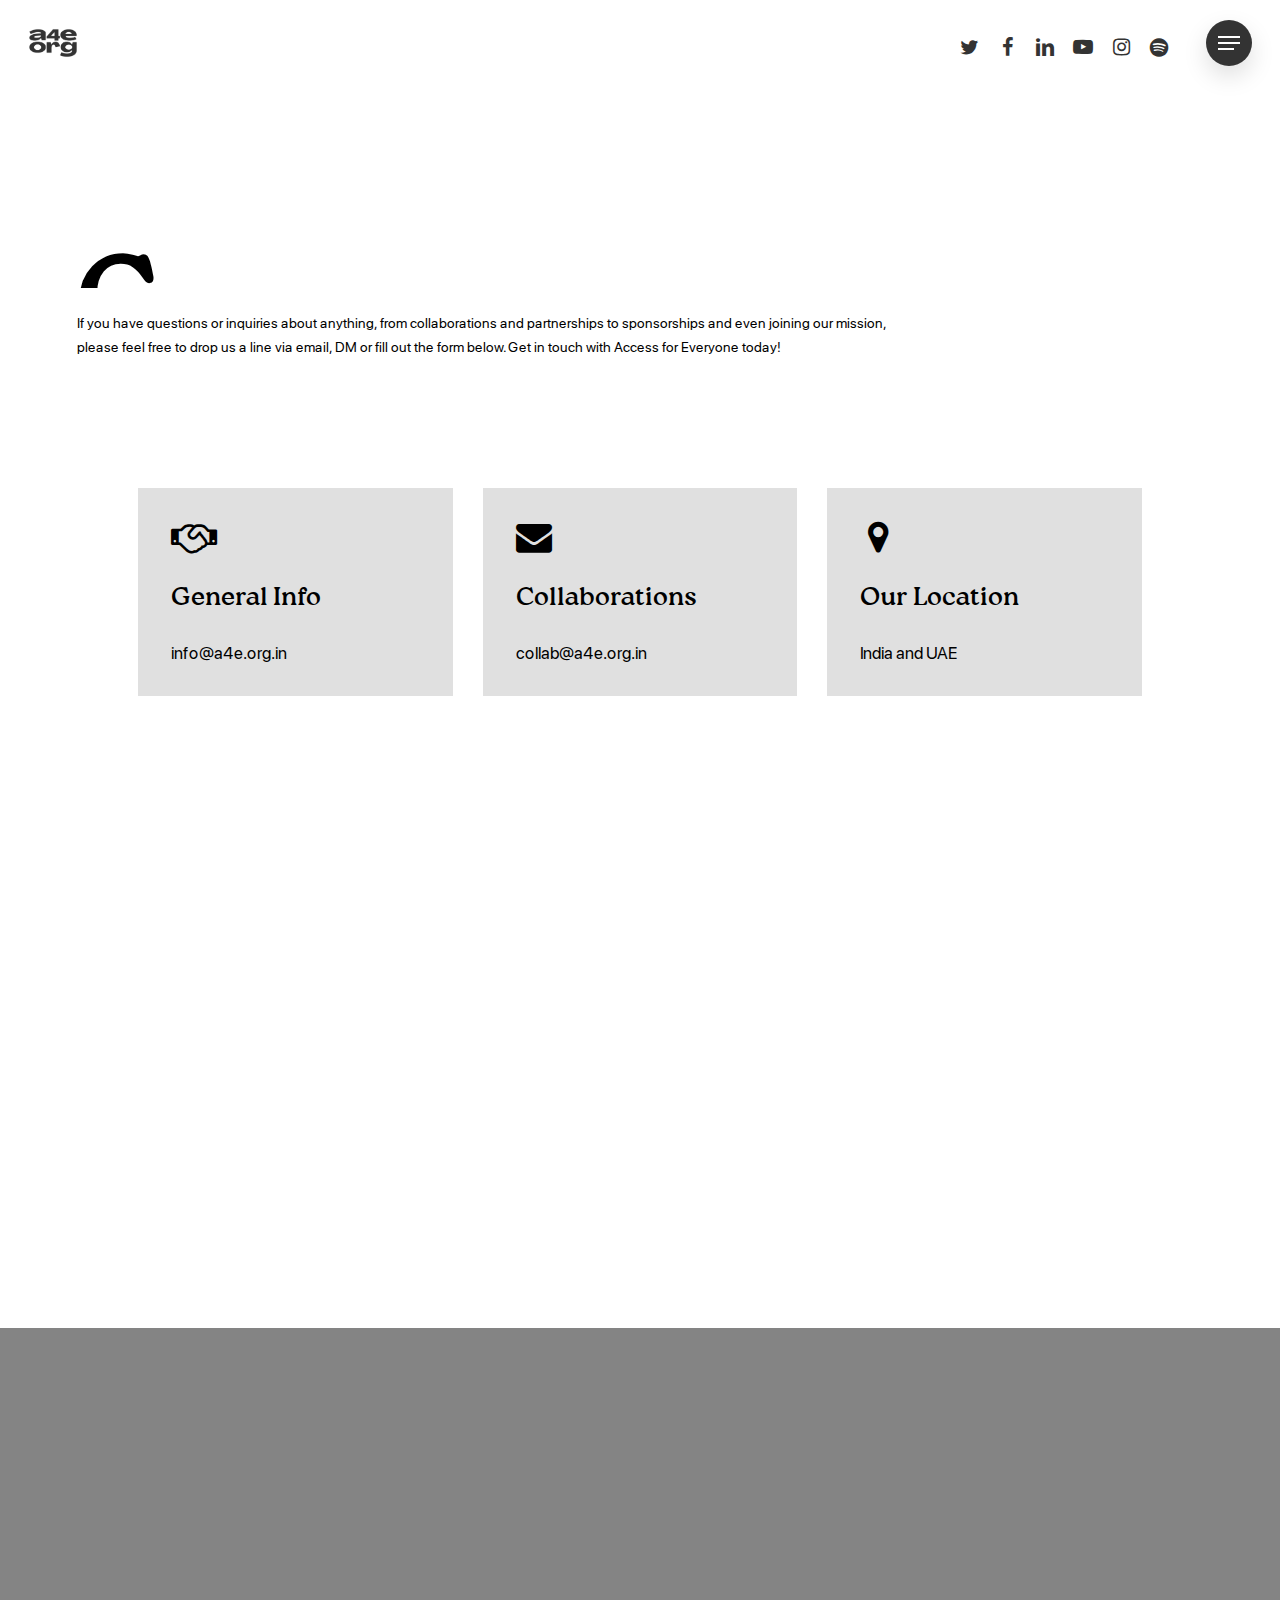
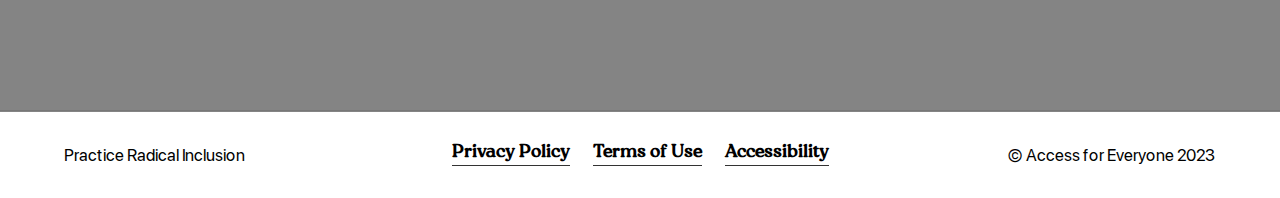
<file: contact-us.html>
<!DOCTYPE html>
<html lang="en" class="js">
    <head>
        <meta charset="UTF-8">
        <meta name="viewport" content="width=device-width, initial-scale=1, maximum-scale=1, user-scalable=0">
        <title>Contact Us | Access for Everyone</title>
        <meta name="description" content="Feel free to contact A4E in case of any doubts, suggestions, or collaboration requests via contact form or by email.">
        <meta name="robots" content="max-image-preview:large">
        <meta name="google-site-verification" content="pIZFIYYTchD-QRS7JWMzdHAIeugf9Qmeuxp33M4mfCU">
        <meta name="p:domain_verify" content="65c92ec96d9dc990aa23a69af8395223">
        <link rel="canonical" href="https://a4e.org.in/contact-us">
        <meta property="og:locale" content="en_US">
        <meta property="og:site_name" content="Access for Everyone">
        <meta property="og:type" content="article">
        <meta property="og:title" content="Contact Us | Access for Everyone">
        <meta property="og:description" content="Feel free to contact A4E in case of any doubts, suggestions, or collaboration requests via contact form or by email.">
        <meta property="og:url" content="https://a4e.org.in/contact-us">
        <meta property="og:image" content="assets/images/home-header.webp">
        <meta property="og:image:secure_url" content="assets/images/home-header.webp">
        <meta property="og:image:width" content="666">
        <meta property="og:image:height" content="1000">
        <meta property="article:published_time" content="2022-10-27T11:07:55+00:00">
        <meta property="article:modified_time" content="2022-11-27T06:17:35+00:00">
        <meta property="article:publisher" content="https://www.facebook.com/a4eorg/">
        <meta name="twitter:card" content="summary_large_image">
        <meta name="twitter:site" content="@a4eorg">
        <meta name="twitter:title" content="Contact Us | Access for Everyone">
        <meta name="twitter:description" content="Feel free to contact A4E in case of any doubts, suggestions, or collaboration requests via contact form or by email.">
        <meta name="twitter:creator" content="@a4eorg">
        <meta name="twitter:image" content="assets/images/home-header.webp">
        <style id="classic-theme-styles-inline-css" type="text/css">
            /*! This file is auto-generated */
            .wp-block-button__link {
                color: #fff;
                background-color: #32373c;
                border-radius: 9999px;
                box-shadow: none;
                text-decoration: none;
                padding: calc(.667em + 2px) calc(1.333em + 2px);
                font-size: 1.125em
            }

            .wp-block-file__button {
                background: #32373c;
                color: #fff;
                text-decoration: none
            }
        </style>
        <style id="global-styles-inline-css" type="text/css">
            body {
                --wp--preset--color--black: #000000;
                --wp--preset--color--cyan-bluish-gray: #abb8c3;
                --wp--preset--color--white: #ffffff;
                --wp--preset--color--pale-pink: #f78da7;
                --wp--preset--color--vivid-red: #cf2e2e;
                --wp--preset--color--luminous-vivid-orange: #ff6900;
                --wp--preset--color--luminous-vivid-amber: #fcb900;
                --wp--preset--color--light-green-cyan: #7bdcb5;
                --wp--preset--color--vivid-green-cyan: #00d084;
                --wp--preset--color--pale-cyan-blue: #8ed1fc;
                --wp--preset--color--vivid-cyan-blue: #0693e3;
                --wp--preset--color--vivid-purple: #9b51e0;
                --wp--preset--gradient--vivid-cyan-blue-to-vivid-purple: linear-gradient(135deg, rgba(6, 147, 227, 1) 0%, rgb(155, 81, 224) 100%);
                --wp--preset--gradient--light-green-cyan-to-vivid-green-cyan: linear-gradient(135deg, rgb(122, 220, 180) 0%, rgb(0, 208, 130) 100%);
                --wp--preset--gradient--luminous-vivid-amber-to-luminous-vivid-orange: linear-gradient(135deg, rgba(252, 185, 0, 1) 0%, rgba(255, 105, 0, 1) 100%);
                --wp--preset--gradient--luminous-vivid-orange-to-vivid-red: linear-gradient(135deg, rgba(255, 105, 0, 1) 0%, rgb(207, 46, 46) 100%);
                --wp--preset--gradient--very-light-gray-to-cyan-bluish-gray: linear-gradient(135deg, rgb(238, 238, 238) 0%, rgb(169, 184, 195) 100%);
                --wp--preset--gradient--cool-to-warm-spectrum: linear-gradient(135deg, rgb(74, 234, 220) 0%, rgb(151, 120, 209) 20%, rgb(207, 42, 186) 40%, rgb(238, 44, 130) 60%, rgb(251, 105, 98) 80%, rgb(254, 248, 76) 100%);
                --wp--preset--gradient--blush-light-purple: linear-gradient(135deg, rgb(255, 206, 236) 0%, rgb(152, 150, 240) 100%);
                --wp--preset--gradient--blush-bordeaux: linear-gradient(135deg, rgb(254, 205, 165) 0%, rgb(254, 45, 45) 50%, rgb(107, 0, 62) 100%);
                --wp--preset--gradient--luminous-dusk: linear-gradient(135deg, rgb(255, 203, 112) 0%, rgb(199, 81, 192) 50%, rgb(65, 88, 208) 100%);
                --wp--preset--gradient--pale-ocean: linear-gradient(135deg, rgb(255, 245, 203) 0%, rgb(182, 227, 212) 50%, rgb(51, 167, 181) 100%);
                --wp--preset--gradient--electric-grass: linear-gradient(135deg, rgb(202, 248, 128) 0%, rgb(113, 206, 126) 100%);
                --wp--preset--gradient--midnight: linear-gradient(135deg, rgb(2, 3, 129) 0%, rgb(40, 116, 252) 100%);
                --wp--preset--font-size--small: 13px;
                --wp--preset--font-size--medium: 20px;
                --wp--preset--font-size--large: 36px;
                --wp--preset--font-size--x-large: 42px;
                --wp--preset--spacing--20: 0.44rem;
                --wp--preset--spacing--30: 0.67rem;
                --wp--preset--spacing--40: 1rem;
                --wp--preset--spacing--50: 1.5rem;
                --wp--preset--spacing--60: 2.25rem;
                --wp--preset--spacing--70: 3.38rem;
                --wp--preset--spacing--80: 5.06rem;
                --wp--preset--shadow--natural: 6px 6px 9px rgba(0, 0, 0, 0.2);
                --wp--preset--shadow--deep: 12px 12px 50px rgba(0, 0, 0, 0.4);
                --wp--preset--shadow--sharp: 6px 6px 0px rgba(0, 0, 0, 0.2);
                --wp--preset--shadow--outlined: 6px 6px 0px -3px rgba(255, 255, 255, 1), 6px 6px rgba(0, 0, 0, 1);
                --wp--preset--shadow--crisp: 6px 6px 0px rgba(0, 0, 0, 1);
            }

            :where(.is-layout-flex) {
                gap: 0.5em;
            }

            :where(.is-layout-grid) {
                gap: 0.5em;
            }

            body .is-layout-flow>.alignleft {
                float: left;
                margin-inline-start: 0;
                margin-inline-end: 2em;
            }

            body .is-layout-flow>.alignright {
                float: right;
                margin-inline-start: 2em;
                margin-inline-end: 0;
            }

            body .is-layout-flow>.aligncenter {
                margin-left: auto !important;
                margin-right: auto !important;
            }

            body .is-layout-constrained>.alignleft {
                float: left;
                margin-inline-start: 0;
                margin-inline-end: 2em;
            }

            body .is-layout-constrained>.alignright {
                float: right;
                margin-inline-start: 2em;
                margin-inline-end: 0;
            }

            body .is-layout-constrained>.aligncenter {
                margin-left: auto !important;
                margin-right: auto !important;
            }

            body .is-layout-constrained> :where(:not(.alignleft):not(.alignright):not(.alignfull)) {
                max-width: var(--wp--style--global--content-size);
                margin-left: auto !important;
                margin-right: auto !important;
            }

            body .is-layout-constrained>.alignwide {
                max-width: var(--wp--style--global--wide-size);
            }

            body .is-layout-flex {
                display: flex;
            }

            body .is-layout-flex {
                flex-wrap: wrap;
                align-items: center;
            }

            body .is-layout-flex>* {
                margin: 0;
            }

            body .is-layout-grid {
                display: grid;
            }

            body .is-layout-grid>* {
                margin: 0;
            }

            :where(.wp-block-columns.is-layout-flex) {
                gap: 2em;
            }

            :where(.wp-block-columns.is-layout-grid) {
                gap: 2em;
            }

            :where(.wp-block-post-template.is-layout-flex) {
                gap: 1.25em;
            }

            :where(.wp-block-post-template.is-layout-grid) {
                gap: 1.25em;
            }

            .has-black-color {
                color: var(--wp--preset--color--black) !important;
            }

            .has-cyan-bluish-gray-color {
                color: var(--wp--preset--color--cyan-bluish-gray) !important;
            }

            .has-white-color {
                color: var(--wp--preset--color--white) !important;
            }

            .has-pale-pink-color {
                color: var(--wp--preset--color--pale-pink) !important;
            }

            .has-vivid-red-color {
                color: var(--wp--preset--color--vivid-red) !important;
            }

            .has-luminous-vivid-orange-color {
                color: var(--wp--preset--color--luminous-vivid-orange) !important;
            }

            .has-luminous-vivid-amber-color {
                color: var(--wp--preset--color--luminous-vivid-amber) !important;
            }

            .has-light-green-cyan-color {
                color: var(--wp--preset--color--light-green-cyan) !important;
            }

            .has-vivid-green-cyan-color {
                color: var(--wp--preset--color--vivid-green-cyan) !important;
            }

            .has-pale-cyan-blue-color {
                color: var(--wp--preset--color--pale-cyan-blue) !important;
            }

            .has-vivid-cyan-blue-color {
                color: var(--wp--preset--color--vivid-cyan-blue) !important;
            }

            .has-vivid-purple-color {
                color: var(--wp--preset--color--vivid-purple) !important;
            }

            .has-black-background-color {
                background-color: var(--wp--preset--color--black) !important;
            }

            .has-cyan-bluish-gray-background-color {
                background-color: var(--wp--preset--color--cyan-bluish-gray) !important;
            }

            .has-white-background-color {
                background-color: var(--wp--preset--color--white) !important;
            }

            .has-pale-pink-background-color {
                background-color: var(--wp--preset--color--pale-pink) !important;
            }

            .has-vivid-red-background-color {
                background-color: var(--wp--preset--color--vivid-red) !important;
            }

            .has-luminous-vivid-orange-background-color {
                background-color: var(--wp--preset--color--luminous-vivid-orange) !important;
            }

            .has-luminous-vivid-amber-background-color {
                background-color: var(--wp--preset--color--luminous-vivid-amber) !important;
            }

            .has-light-green-cyan-background-color {
                background-color: var(--wp--preset--color--light-green-cyan) !important;
            }

            .has-vivid-green-cyan-background-color {
                background-color: var(--wp--preset--color--vivid-green-cyan) !important;
            }

            .has-pale-cyan-blue-background-color {
                background-color: var(--wp--preset--color--pale-cyan-blue) !important;
            }

            .has-vivid-cyan-blue-background-color {
                background-color: var(--wp--preset--color--vivid-cyan-blue) !important;
            }

            .has-vivid-purple-background-color {
                background-color: var(--wp--preset--color--vivid-purple) !important;
            }

            .has-black-border-color {
                border-color: var(--wp--preset--color--black) !important;
            }

            .has-cyan-bluish-gray-border-color {
                border-color: var(--wp--preset--color--cyan-bluish-gray) !important;
            }

            .has-white-border-color {
                border-color: var(--wp--preset--color--white) !important;
            }

            .has-pale-pink-border-color {
                border-color: var(--wp--preset--color--pale-pink) !important;
            }

            .has-vivid-red-border-color {
                border-color: var(--wp--preset--color--vivid-red) !important;
            }

            .has-luminous-vivid-orange-border-color {
                border-color: var(--wp--preset--color--luminous-vivid-orange) !important;
            }

            .has-luminous-vivid-amber-border-color {
                border-color: var(--wp--preset--color--luminous-vivid-amber) !important;
            }

            .has-light-green-cyan-border-color {
                border-color: var(--wp--preset--color--light-green-cyan) !important;
            }

            .has-vivid-green-cyan-border-color {
                border-color: var(--wp--preset--color--vivid-green-cyan) !important;
            }

            .has-pale-cyan-blue-border-color {
                border-color: var(--wp--preset--color--pale-cyan-blue) !important;
            }

            .has-vivid-cyan-blue-border-color {
                border-color: var(--wp--preset--color--vivid-cyan-blue) !important;
            }

            .has-vivid-purple-border-color {
                border-color: var(--wp--preset--color--vivid-purple) !important;
            }

            .has-vivid-cyan-blue-to-vivid-purple-gradient-background {
                background: var(--wp--preset--gradient--vivid-cyan-blue-to-vivid-purple) !important;
            }

            .has-light-green-cyan-to-vivid-green-cyan-gradient-background {
                background: var(--wp--preset--gradient--light-green-cyan-to-vivid-green-cyan) !important;
            }

            .has-luminous-vivid-amber-to-luminous-vivid-orange-gradient-background {
                background: var(--wp--preset--gradient--luminous-vivid-amber-to-luminous-vivid-orange) !important;
            }

            .has-luminous-vivid-orange-to-vivid-red-gradient-background {
                background: var(--wp--preset--gradient--luminous-vivid-orange-to-vivid-red) !important;
            }

            .has-very-light-gray-to-cyan-bluish-gray-gradient-background {
                background: var(--wp--preset--gradient--very-light-gray-to-cyan-bluish-gray) !important;
            }

            .has-cool-to-warm-spectrum-gradient-background {
                background: var(--wp--preset--gradient--cool-to-warm-spectrum) !important;
            }

            .has-blush-light-purple-gradient-background {
                background: var(--wp--preset--gradient--blush-light-purple) !important;
            }

            .has-blush-bordeaux-gradient-background {
                background: var(--wp--preset--gradient--blush-bordeaux) !important;
            }

            .has-luminous-dusk-gradient-background {
                background: var(--wp--preset--gradient--luminous-dusk) !important;
            }

            .has-pale-ocean-gradient-background {
                background: var(--wp--preset--gradient--pale-ocean) !important;
            }

            .has-electric-grass-gradient-background {
                background: var(--wp--preset--gradient--electric-grass) !important;
            }

            .has-midnight-gradient-background {
                background: var(--wp--preset--gradient--midnight) !important;
            }

            .has-small-font-size {
                font-size: var(--wp--preset--font-size--small) !important;
            }

            .has-medium-font-size {
                font-size: var(--wp--preset--font-size--medium) !important;
            }

            .has-large-font-size {
                font-size: var(--wp--preset--font-size--large) !important;
            }

            .has-x-large-font-size {
                font-size: var(--wp--preset--font-size--x-large) !important;
            }

            .wp-block-navigation a:where(:not(.wp-element-button)) {
                color: inherit;
            }

            :where(.wp-block-post-template.is-layout-flex) {
                gap: 1.25em;
            }

            :where(.wp-block-post-template.is-layout-grid) {
                gap: 1.25em;
            }

            :where(.wp-block-columns.is-layout-flex) {
                gap: 2em;
            }

            :where(.wp-block-columns.is-layout-grid) {
                gap: 2em;
            }

            .wp-block-pullquote {
                font-size: 1.5em;
                line-height: 1.6;
            }
        </style>
        <link rel="stylesheet" id="main-css" href="assets/css/main.css" type="text/css" media="all">
        <link rel="stylesheet" id="contact-form-7-css" href="assets/css/styles.css" type="text/css" media="all">
        <link rel="stylesheet" id="salient-grid-system-css" href="assets/css/grid-system.css" type="text/css" media="all">
        <link rel="stylesheet" id="main-styles-css" href="assets/css/style_1.css" type="text/css" media="all">
        <style id="main-styles-inline-css" type="text/css">
            html body[data-header-resize="1"] .container-wrap,
            html body[data-header-format="left-header"][data-header-resize="0"] .container-wrap,
            html body[data-header-resize="0"] .container-wrap,
            body[data-header-format="left-header"][data-header-resize="0"] .container-wrap {
                padding-top: 0;
            }

            .main-content>.row>#breadcrumbs.yoast {
                padding: 20px 0;
            }

            html:not(.page-trans-loaded) {
                background-color: #ffffff;
            }
        </style>
        <link rel="stylesheet" id="nectar-header-perma-transparent-css" href="assets/css/header-perma-transparent.css" type="text/css" media="all">
        <link rel="stylesheet" id="responsive-css" href="assets/css/responsive.css" type="text/css" media="all">
        <link rel="stylesheet" id="select2-css" href="assets/css/select2.css" type="text/css" media="all">
        <link rel="stylesheet" id="skin-material-css" href="assets/css/skin-material.css" type="text/css" media="all">
        <link rel="stylesheet" id="salient-wp-menu-dynamic-css" href="assets/css/menu-dynamic.css" type="text/css" media="all">
        <link rel="stylesheet" id="js_composer_front-css" href="assets/css/js_composer.min.css" type="text/css" media="all">
        <link rel="stylesheet" id="dynamic-css-css" href="assets/css/salient-dynamic-styles.css" type="text/css" media="all">
        <style id="dynamic-css-inline-css" type="text/css">
            #header-space {
                background-color: #ffffff
            }

            @media only screen and (min-width:1000px) {
                body #ajax-content-wrap.no-scroll {
                    min-height: calc(100vh - 86px);
                    height: calc(100vh - 86px) !important;
                }
            }

            @media only screen and (min-width:1000px) {

                #page-header-wrap.fullscreen-header,
                #page-header-wrap.fullscreen-header #page-header-bg,
                html:not(.nectar-box-roll-loaded) .nectar-box-roll>#page-header-bg.fullscreen-header,
                .nectar_fullscreen_zoom_recent_projects,
                #nectar_fullscreen_rows:not(.afterLoaded)>div {
                    height: calc(100vh - 85px);
                }

                .wpb_row.vc_row-o-full-height.top-level,
                .wpb_row.vc_row-o-full-height.top-level>.col.span_12 {
                    min-height: calc(100vh - 85px);
                }

                html:not(.nectar-box-roll-loaded) .nectar-box-roll>#page-header-bg.fullscreen-header {
                    top: 86px;
                }

                .nectar-slider-wrap[data-fullscreen="true"]:not(.loaded),
                .nectar-slider-wrap[data-fullscreen="true"]:not(.loaded) .swiper-container {
                    height: calc(100vh - 84px) !important;
                }

                .admin-bar .nectar-slider-wrap[data-fullscreen="true"]:not(.loaded),
                .admin-bar .nectar-slider-wrap[data-fullscreen="true"]:not(.loaded) .swiper-container {
                    height: calc(100vh - 84px - 32px) !important;
                }
            }

            @media only screen and (max-width:999px) {
                .using-mobile-browser #nectar_fullscreen_rows:not(.afterLoaded):not([data-mobile-disable="on"])>div {
                    height: calc(100vh - 100px);
                }

                .using-mobile-browser .wpb_row.vc_row-o-full-height.top-level,
                .using-mobile-browser .wpb_row.vc_row-o-full-height.top-level>.col.span_12,
                [data-permanent-transparent="1"].using-mobile-browser .wpb_row.vc_row-o-full-height.top-level,
                [data-permanent-transparent="1"].using-mobile-browser .wpb_row.vc_row-o-full-height.top-level>.col.span_12 {
                    min-height: calc(100vh - 100px);
                }

                html:not(.nectar-box-roll-loaded) .nectar-box-roll>#page-header-bg.fullscreen-header,
                .nectar_fullscreen_zoom_recent_projects,
                .nectar-slider-wrap[data-fullscreen="true"]:not(.loaded),
                .nectar-slider-wrap[data-fullscreen="true"]:not(.loaded) .swiper-container,
                #nectar_fullscreen_rows:not(.afterLoaded):not([data-mobile-disable="on"])>div {
                    height: calc(100vh - 47px);
                }

                .wpb_row.vc_row-o-full-height.top-level,
                .wpb_row.vc_row-o-full-height.top-level>.col.span_12 {
                    min-height: calc(100vh - 47px);
                }

                body[data-transparent-header="false"] #ajax-content-wrap.no-scroll {
                    min-height: calc(100vh - 47px);
                    height: calc(100vh - 47px);
                }
            }

            #ajax-content-wrap .vc_row.left_padding_6pct .row_col_wrap_12 {
                padding-left: 6%;
            }

            #ajax-content-wrap .vc_row.right_padding_6pct .row_col_wrap_12 {
                padding-right: 6%;
            }

            @media only screen and (max-width:999px) {
                .vc_row.top_padding_tablet_20pct {
                    padding-top: 20% !important;
                }
            }

            @media only screen and (max-width:999px) {
                .vc_row.top_padding_tablet_10pct {
                    padding-top: 10% !important;
                }
            }

            @media only screen and (max-width:999px) {
                .vc_row.bottom_padding_tablet_10pct {
                    padding-bottom: 10% !important;
                }
            }

            body .container-wrap .wpb_row[data-column-margin="30px"]:not(.full-width-section):not(.full-width-content) {
                margin-bottom: 30px;
            }

            body .container-wrap .vc_row-fluid[data-column-margin="30px"]>.span_12,
            body .container-wrap .vc_row-fluid[data-column-margin="30px"] .full-page-inner>.container>.span_12,
            body .container-wrap .vc_row-fluid[data-column-margin="30px"] .full-page-inner>.span_12 {
                margin-left: -15px;
                margin-right: -15px;
            }

            body .container-wrap .vc_row-fluid[data-column-margin="30px"] .wpb_column:not(.child_column),
            body .container-wrap .inner_row[data-column-margin="30px"] .child_column {
                padding-left: 15px;
                padding-right: 15px;
            }

            .container-wrap .vc_row-fluid[data-column-margin="30px"].full-width-content>.span_12,
            .container-wrap .vc_row-fluid[data-column-margin="30px"].full-width-content .full-page-inner>.span_12 {
                margin-left: 0;
                margin-right: 0;
                padding-left: 15px;
                padding-right: 15px;
            }

            .single-portfolio #full_width_portfolio .vc_row-fluid[data-column-margin="30px"].full-width-content>.span_12 {
                padding-right: 15px;
            }

            @media only screen and (max-width:999px) and (min-width:690px) {

                .vc_row-fluid[data-column-margin="30px"]>.span_12>.one-fourths:not([class*="vc_col-xs-"]),
                .vc_row-fluid .vc_row-fluid.inner_row[data-column-margin="30px"]>.span_12>.one-fourths:not([class*="vc_col-xs-"]) {
                    margin-bottom: 30px;
                }
            }

            .wpb_column.el_spacing_0px>.vc_column-inner>.wpb_wrapper>div:not(:last-child) {
                margin-bottom: 0;
            }

            @media only screen and (max-width:999px) {
                .wpb_column.child_column.bottom_margin_tablet_20px {
                    margin-bottom: 20px !important;
                }
            }

            .wpb_column.child_column.el_spacing_10px>.vc_column-inner>.wpb_wrapper>div:not(:last-child) {
                margin-bottom: 10px;
            }

            @media only screen and (max-width:999px) {

                .wpb_column.child_column.mobile-disable-entrance-animation,
                .wpb_column.child_column.mobile-disable-entrance-animation>.vc_column-inner {
                    transform: none !important;
                    opacity: 1 !important;
                }
            }

            .col.padding-3-percent>.vc_column-inner,
            .col.padding-3-percent>.n-sticky>.vc_column-inner {
                padding: calc(600px * 0.03);
            }

            @media only screen and (max-width:690px) {

                .col.padding-3-percent>.vc_column-inner,
                .col.padding-3-percent>.n-sticky>.vc_column-inner {
                    padding: calc(100vw * 0.03);
                }
            }

            @media only screen and (min-width:1000px) {

                .col.padding-3-percent>.vc_column-inner,
                .col.padding-3-percent>.n-sticky>.vc_column-inner {
                    padding: calc((100vw - 180px) * 0.03);
                }

                .column_container:not(.vc_col-sm-12) .col.padding-3-percent>.vc_column-inner {
                    padding: calc((100vw - 180px) * 0.015);
                }
            }

            @media only screen and (min-width:1425px) {
                .col.padding-3-percent>.vc_column-inner {
                    padding: calc(1245px * 0.03);
                }

                .column_container:not(.vc_col-sm-12) .col.padding-3-percent>.vc_column-inner {
                    padding: calc(1245px * 0.015);
                }
            }

            .full-width-content .col.padding-3-percent>.vc_column-inner {
                padding: calc(100vw * 0.03);
            }

            @media only screen and (max-width:999px) {
                .full-width-content .col.padding-3-percent>.vc_column-inner {
                    padding: calc(100vw * 0.03);
                }
            }

            @media only screen and (min-width:1000px) {
                .full-width-content .column_container:not(.vc_col-sm-12) .col.padding-3-percent>.vc_column-inner {
                    padding: calc(100vw * 0.015);
                }
            }

            .col.padding-6-percent>.vc_column-inner,
            .col.padding-6-percent>.n-sticky>.vc_column-inner {
                padding: calc(600px * 0.06);
            }

            @media only screen and (max-width:690px) {

                .col.padding-6-percent>.vc_column-inner,
                .col.padding-6-percent>.n-sticky>.vc_column-inner {
                    padding: calc(100vw * 0.06);
                }
            }

            @media only screen and (min-width:1000px) {

                .col.padding-6-percent>.vc_column-inner,
                .col.padding-6-percent>.n-sticky>.vc_column-inner {
                    padding: calc((100vw - 180px) * 0.06);
                }

                .column_container:not(.vc_col-sm-12) .col.padding-6-percent>.vc_column-inner {
                    padding: calc((100vw - 180px) * 0.03);
                }
            }

            @media only screen and (min-width:1425px) {
                .col.padding-6-percent>.vc_column-inner {
                    padding: calc(1245px * 0.06);
                }

                .column_container:not(.vc_col-sm-12) .col.padding-6-percent>.vc_column-inner {
                    padding: calc(1245px * 0.03);
                }
            }

            .full-width-content .col.padding-6-percent>.vc_column-inner {
                padding: calc(100vw * 0.06);
            }

            @media only screen and (max-width:999px) {
                .full-width-content .col.padding-6-percent>.vc_column-inner {
                    padding: calc(100vw * 0.06);
                }
            }

            @media only screen and (min-width:1000px) {
                .full-width-content .column_container:not(.vc_col-sm-12) .col.padding-6-percent>.vc_column-inner {
                    padding: calc(100vw * 0.03);
                }
            }

            .nectar-split-heading .heading-line {
                display: block;
                overflow: hidden;
                position: relative
            }

            .nectar-split-heading .heading-line>div {
                display: block;
                transform: translateY(200%);
                -webkit-transform: translateY(200%)
            }

            .nectar-split-heading h1 {
                margin-bottom: 0
            }

            @media only screen and (min-width:1000px) {

                .nectar-split-heading[data-custom-font-size="true"] h1,
                .nectar-split-heading[data-custom-font-size="true"] h2,
                .row .nectar-split-heading[data-custom-font-size="true"] h3,
                .row .nectar-split-heading[data-custom-font-size="true"] h4,
                .row .nectar-split-heading[data-custom-font-size="true"] h5,
                .row .nectar-split-heading[data-custom-font-size="true"] h6,
                .row .nectar-split-heading[data-custom-font-size="true"] i {
                    font-size: inherit;
                    line-height: inherit;
                }
            }

            @media only screen and (max-width:999px) {
                .nectar-split-heading.font_size_tablet_9vw {
                    font-size: 9vw !important;
                    line-height: 9.9vw !important;
                }

                .nectar-split-heading.font_size_tablet_9vw * {
                    font-size: inherit !important;
                    line-height: inherit !important;
                }
            }

            .centered-text .nectar-split-heading[data-animation-type="line-reveal-by-space"] h1,
            .centered-text .nectar-split-heading[data-animation-type="line-reveal-by-space"] h2,
            .centered-text .nectar-split-heading[data-animation-type="line-reveal-by-space"] h3,
            .centered-text .nectar-split-heading[data-animation-type="line-reveal-by-space"] h4 {
                margin: 0 auto;
            }

            .nectar-split-heading[data-animation-type="line-reveal-by-space"]:not(.markup-generated) {
                opacity: 0;
            }

            @media only screen and (max-width:999px) {
                .nectar-split-heading[data-m-rm-animation="true"] {
                    opacity: 1 !important;
                }
            }

            .nectar-split-heading[data-animation-type="line-reveal-by-space"]>*>span {
                position: relative;
                display: inline-block;
                overflow: hidden;
            }

            .nectar-split-heading[data-animation-type="line-reveal-by-space"] span {
                vertical-align: bottom;
            }

            .nectar-split-heading[data-animation-type="line-reveal-by-space"] span,
            .nectar-split-heading[data-animation-type="line-reveal-by-space"]:not(.markup-generated)>* {
                line-height: 1.2;
            }

            .nectar-split-heading[data-animation-type="line-reveal-by-space"][data-stagger="true"]:not([data-text-effect*="letter-reveal"]) span .inner {
                transition: transform 1.2s cubic-bezier(0.25, 1, 0.5, 1), opacity 1.2s cubic-bezier(0.25, 1, 0.5, 1);
            }

            .nectar-split-heading[data-animation-type="line-reveal-by-space"] span .inner {
                position: relative;
                display: inline-block;
                -webkit-transform: translateY(1.3em);
                transform: translateY(1.3em);
            }

            .nectar-split-heading[data-animation-type="line-reveal-by-space"] span .inner.animated {
                -webkit-transform: none;
                transform: none;
                opacity: 1;
            }

            .nectar-split-heading[data-animation-type="line-reveal-by-space"][data-text-effect="letter-reveal-bottom"]>*>span {
                padding: 0 .05em;
                margin: 0 -0.05em;
            }

            @media only screen and (max-width:1000px) {
                .nectar-split-heading[data-animation-type="line-reveal-by-space"][data-m-rm-animation="true"] span .inner {
                    -webkit-transform: none;
                    transform: none !important;
                    opacity: 1;
                }
            }

            .nectar-split-heading[data-animation-type="line-reveal-by-space"][data-align="left"] {
                display: flex;
                justify-content: flex-start;
            }

            .nectar-split-heading[data-animation-type="line-reveal-by-space"][data-align="center"] {
                display: flex;
                justify-content: center;
            }

            .nectar-split-heading[data-animation-type="line-reveal-by-space"][data-align="right"] {
                display: flex;
                justify-content: flex-end;
            }

            @media only screen and (max-width:1000px) {
                .nectar-split-heading[data-animation-type="line-reveal-by-space"][data-m-align="left"] {
                    display: flex;
                    justify-content: flex-start;
                }

                .nectar-split-heading[data-animation-type="line-reveal-by-space"][data-m-align="center"] {
                    display: flex;
                    justify-content: center;
                }

                .nectar-split-heading[data-animation-type="line-reveal-by-space"][data-m-align="right"] {
                    display: flex;
                    justify-content: flex-end;
                }
            }

            @media only screen and (max-width:999px) {
                .nectar-split-heading.font_size_tablet_18px {
                    font-size: 18px !important;
                    line-height: 1.7 !important;
                }

                .nectar-split-heading.font_size_tablet_18px * {
                    font-size: inherit !important;
                    line-height: inherit !important;
                }
            }

            .nectar-split-heading.font_line_height_1-7 {
                line-height: 1.7 !important;
            }

            .nectar-split-heading.font_line_height_1-7 * {
                line-height: 1.7 !important;
            }

            #ajax-content-wrap .nectar-split-heading[data-text-effect="none"] {
                opacity: 1;
            }

            @media only screen and (max-width:690px) {
                .nectar-split-heading.font_size_phone_16px {
                    font-size: 16px !important;
                    line-height: 1.7 !important;
                }

                .nectar-split-heading.font_size_phone_16px * {
                    font-size: inherit !important;
                    line-height: inherit !important;
                }
            }

            @media only screen and (max-width:690px) {
                .nectar-split-heading.font_size_phone_10vw {
                    font-size: 10vw !important;
                    line-height: 11vw !important;
                }

                .nectar-split-heading.font_size_phone_10vw * {
                    font-size: inherit !important;
                    line-height: inherit !important;
                }
            }

            @media only screen and (max-width:690px) {
                .vc_row.top_padding_phone_25pct {
                    padding-top: 25% !important;
                }
            }

            .nectar-shape-divider-wrap {
                position: absolute;
                top: auto;
                bottom: 0;
                left: 0;
                right: 0;
                width: 100%;
                height: 150px;
                z-index: 3;
                transform: translateZ(0);
            }

            .post-area.span_9 .nectar-shape-divider-wrap {
                overflow: hidden;
            }

            .nectar-shape-divider-wrap[data-front="true"] {
                z-index: 50;
            }

            .nectar-shape-divider-wrap[data-style="waves_opacity"] svg path:first-child {
                opacity: 0.6;
            }

            .nectar-shape-divider-wrap[data-style="curve_opacity"] svg path:nth-child(1),
            .nectar-shape-divider-wrap[data-style="waves_opacity_alt"] svg path:nth-child(1) {
                opacity: 0.15;
            }

            .nectar-shape-divider-wrap[data-style="curve_opacity"] svg path:nth-child(2),
            .nectar-shape-divider-wrap[data-style="waves_opacity_alt"] svg path:nth-child(2) {
                opacity: 0.3;
            }

            .nectar-shape-divider {
                width: 100%;
                left: 0;
                bottom: -1px;
                height: 100%;
                position: absolute;
            }

            .nectar-shape-divider-wrap.no-color .nectar-shape-divider {
                fill: #fff;
            }

            @media only screen and (max-width:999px) {
                .nectar-shape-divider-wrap:not([data-using-percent-val="true"]) .nectar-shape-divider {
                    height: 75%;
                }

                .nectar-shape-divider-wrap[data-style="clouds"]:not([data-using-percent-val="true"]) .nectar-shape-divider {
                    height: 55%;
                }
            }

            @media only screen and (max-width:690px) {
                .nectar-shape-divider-wrap:not([data-using-percent-val="true"]) .nectar-shape-divider {
                    height: 33%;
                }

                .nectar-shape-divider-wrap[data-style="clouds"]:not([data-using-percent-val="true"]) .nectar-shape-divider {
                    height: 33%;
                }
            }

            #ajax-content-wrap .nectar-shape-divider-wrap[data-height="1"] .nectar-shape-divider,
            #ajax-content-wrap .nectar-shape-divider-wrap[data-height="1px"] .nectar-shape-divider {
                height: 1px;
            }

            .nectar-shape-divider-wrap[data-position="top"] {
                top: -1px;
                bottom: auto;
            }

            .nectar-shape-divider-wrap[data-position="top"] {
                transform: rotate(180deg)
            }

            #ajax-content-wrap .vc_row.left_padding_5pct .row_col_wrap_12 {
                padding-left: 5%;
            }

            #ajax-content-wrap .vc_row.right_padding_5pct .row_col_wrap_12 {
                padding-right: 5%;
            }

            @media only screen and (max-width:999px) {
                .vc_row.top_padding_tablet_4pct {
                    padding-top: 4% !important;
                }
            }

            @media only screen and (max-width:999px) {
                .vc_row.bottom_padding_tablet_4pct {
                    padding-bottom: 4% !important;
                }
            }

            @media only screen and (max-width:999px) {

                .wpb_column.force-tablet-text-align-left,
                .wpb_column.force-tablet-text-align-left .col {
                    text-align: left !important;
                }

                .wpb_column.force-tablet-text-align-right,
                .wpb_column.force-tablet-text-align-right .col {
                    text-align: right !important;
                }

                .wpb_column.force-tablet-text-align-center,
                .wpb_column.force-tablet-text-align-center .col,
                .wpb_column.force-tablet-text-align-center .vc_custom_heading,
                .wpb_column.force-tablet-text-align-center .nectar-cta {
                    text-align: center !important;
                }

                .wpb_column.force-tablet-text-align-center .img-with-aniamtion-wrap img {
                    display: inline-block;
                }
            }

            .wpb_column.el_spacing_0px>.vc_column-inner>.wpb_wrapper>div:not(:last-child) {
                margin-bottom: 0;
            }

            @media only screen and (max-width:999px) {
                .wpb_column.top_margin_tablet_10px {
                    margin-top: 10px !important;
                }
            }

            @media only screen and (max-width:999px) {
                .wpb_column.bottom_margin_tablet_10px {
                    margin-bottom: 10px !important;
                }
            }

            @media only screen and (max-width:999px) {
                .nectar-cta.display_tablet_inherit {
                    display: inherit;
                }
            }

            @media only screen and (max-width:690px) {
                .nectar-cta.display_phone_inherit {
                    display: inherit;
                }
            }

            @media only screen and (max-width:690px) {

                .wpb_column.force-phone-text-align-left,
                .wpb_column.force-phone-text-align-left .col {
                    text-align: left !important;
                }

                .wpb_column.force-phone-text-align-right,
                .wpb_column.force-phone-text-align-right .col {
                    text-align: right !important;
                }

                .wpb_column.force-phone-text-align-center,
                .wpb_column.force-phone-text-align-center .col,
                .wpb_column.force-phone-text-align-center .vc_custom_heading,
                .wpb_column.force-phone-text-align-center .nectar-cta {
                    text-align: center !important;
                }

                .wpb_column.force-phone-text-align-center .img-with-aniamtion-wrap img {
                    display: inline-block;
                }
            }

            @media only screen and (max-width:690px) {
                .vc_row.bottom_padding_phone_8pct {
                    padding-bottom: 8% !important;
                }
            }

            @media only screen and (max-width:690px) {
                .vc_row.top_padding_phone_8pct {
                    padding-top: 8% !important;
                }
            }

            .screen-reader-text,
            .nectar-skip-to-content:not(:focus) {
                border: 0;
                clip: rect(1px, 1px, 1px, 1px);
                clip-path: inset(50%);
                height: 1px;
                margin: -1px;
                overflow: hidden;
                padding: 0;
                position: absolute !important;
                width: 1px;
                word-wrap: normal !important;
            }
        </style>
        <link rel="stylesheet" id="salient-child-style-css" href="assets/css/style.css" type="text/css" media="all">
        <link rel="stylesheet" id="redux-google-fonts-salient_redux-css" href="https://fonts.googleapis.com/css?family=SF+Pro+Display%3A400%2C300%2C500%2C700%7CCastoro%3A400&amp;display=swap&amp;ver=1670386933" type="text/css" media="all">
        <script type="text/javascript" src="assets/js/jquery.min.js" id="jquery-core-js"></script>
        <script type="text/javascript" src="assets/js/jquery-migrate.min.js" id="jquery-migrate-js"></script>
        <script type="text/javascript">
            var root = document.getElementsByTagName("html")[0];
            root.setAttribute("class", "js");
        </script>
        <link rel="icon" href="assets/images/favicon-100x100.png" sizes="32x32">
        <link rel="icon" href="assets/images/favicon-300x300.png" sizes="192x192">
        <link rel="apple-touch-icon" href="assets/images/favicon-300x300.png">
        <meta name="msapplication-TileImage" content="assets/images/favicon-300x300.png">
        <style type="text/css" data-type="vc_shortcodes-custom-css">
            .vc_custom_1634415872169 {
                margin-bottom: 0px !important;
            }
        </style>
        <noscript>
            <style>
                .wpb_animate_when_almost_visible {
                    opacity: 1;
                }
            </style>
        </noscript>
    </head>
    <body class="page-template-default page page-id-490 material wpb-js-composer js-comp-ver-6.7.1 vc_responsive" data-footer-reveal="false" data-footer-reveal-shadow="none" data-header-format="default" data-body-border="off" data-boxed-style data-header-breakpoint="1000" data-dropdown-style="minimal" data-cae="easeOutQuart" data-cad="1500" data-megamenu-width="contained" data-aie="none" data-ls="fancybox" data-apte="standard" data-hhun="0" data-fancy-form-rcs="1" data-form-style="default" data-form-submit="regular" data-is="minimal" data-button-style="rounded_shadow" data-user-account-button="false" data-flex-cols="true" data-col-gap="50px" data-header-inherit-rc="false" data-header-search="false" data-animated-anchors="true" data-ajax-transitions="true" data-full-width-header="true" data-slide-out-widget-area="true" data-slide-out-widget-area-style="slide-out-from-right" data-user-set-ocm="1" data-loading-animation="none" data-bg-header="false" data-responsive="1" data-ext-responsive="true" data-ext-padding="70" data-header-resize="0" data-header-color="custom" data-cart="false" data-remove-m-parallax data-remove-m-video-bgs data-m-animate="1" data-force-header-trans-color="light" data-smooth-scrolling="0" data-permanent-transparent="false" style="--scroll-bar-w: 12px">
        <script type="text/javascript">
            (function(window, document) {
                if (navigator.userAgent.match(/(Android|iPod|iPhone|iPad|BlackBerry|IEMobile|Opera Mini)/)) {
                    document.body.className += " using-mobile-browser mobile ";
                }
                if (!("ontouchstart" in window)) {
                    var body = document.querySelector("body");
                    var winW = window.innerWidth;
                    var bodyW = body.clientWidth;
                    if (winW > bodyW + 4) {
                        body.setAttribute("style", "--scroll-bar-w: " + (winW - bodyW - 4) + "px");
                    } else {
                        body.setAttribute("style", "--scroll-bar-w: 0px");
                    }
                }
            })(window, document);
        </script>
        <a href="#ajax-content-wrap" class="nectar-skip-to-content">Skip to main content</a>
        <div class="ocm-effect-wrap">
            <div class="ocm-effect-wrap-inner">
                <div id="ajax-loading-screen" data-disable-mobile="1" data-disable-fade-on-click="0" data-effect="standard" data-method="standard">
                    <div class="loading-icon none">
                        <div class="material-icon">
                            <div class="spinner">
                                <div class="right-side">
                                    <div class="bar"></div>
                                </div>
                                <div class="left-side">
                                    <div class="bar"></div>
                                </div>
                            </div>
                            <div class="spinner color-2">
                                <div class="right-side">
                                    <div class="bar"></div>
                                </div>
                                <div class="left-side">
                                    <div class="bar"></div>
                                </div>
                            </div>
                        </div>
                    </div>
                </div>
                <div id="header-space" data-header-mobile-fixed="1"></div>
                <div id="header-outer" data-has-menu="false" data-has-buttons="yes" data-header-button_style="shadow_hover_scale" data-using-pr-menu="false" data-mobile-fixed="1" data-ptnm="1" data-lhe="animated_underline" data-user-set-bg="#ffffff" data-format="default" data-permanent-transparent="false" data-megamenu-rt="0" data-remove-fixed="0" data-header-resize="0" data-cart="false" data-transparency-option data-box-shadow="none" data-shrink-num="6" data-using-secondary="0" data-using-logo="1" data-logo-height="30" data-m-logo-height="24" data-padding="28" data-full-width="true" data-condense="false">
                    <header id="top">
                        <div class="container">
                            <div class="row">
                                <div class="col span_3">
                                    <a id="logo" href="https://a4e.org.in" data-supplied-ml-starting-dark="false" data-supplied-ml-starting="false" data-supplied-ml="false">
                                        <img class="stnd skip-lazy default-logo" width="586" height="351" alt="Access for Everyone" src="assets/images/black-logo.webp" srcset="assets/images/black-logo.webp 1x, assets/images/black-logo%402x.webp 2x">
                                    </a>
                                </div>
                                <!--/span_3-->
                                <div class="col span_9 col_last">
                                    <div class="nectar-mobile-only mobile-header">
                                        <div class="inner"></div>
                                    </div>
                                    <div class="slide-out-widget-area-toggle mobile-icon slide-out-from-right" data-custom-color="true" data-icon-animation="simple-transform">
                                        <div>
                                            <a href="#sidewidgetarea" aria-label="Navigation Menu" aria-expanded="false" class="closed">
                                                <span class="screen-reader-text">Menu</span>
                                                <span aria-hidden="true">
                                                    <i class="lines-button x2">
                                                        <i class="lines"></i>
                                                    </i>
                                                </span>
                                            </a>
                                        </div>
                                    </div>
                                    <nav>
                                        <ul class="sf-menu">
                                            <li class="no-menu-assigned">
                                                <a href="#">No menu assigned</a>
                                            </li>
                                            <li id="social-in-menu" class="button_social_group">
                                                <a target="_blank" rel="noopener" href="https://twitter.com/a4eorg">
                                                    <span class="screen-reader-text">twitter</span>
                                                    <i class="fa fa-twitter" aria-hidden="true"></i>
                                                </a>
                                                <a target="_blank" rel="noopener" href="https://www.facebook.com/a4eorg/">
                                                    <span class="screen-reader-text">facebook</span>
                                                    <i class="fa fa-facebook" aria-hidden="true"></i>
                                                </a>
                                                <a target="_blank" rel="noopener" href="https://linkedin.com/company/a4eorg/">
                                                    <span class="screen-reader-text">linkedin</span>
                                                    <i class="fa fa-linkedin" aria-hidden="true"></i>
                                                </a>
                                                <a target="_blank" rel="noopener" href="https://www.youtube.com/channel/UCDQBm_8BnFmRJVtwVUQnAag">
                                                    <span class="screen-reader-text">youtube</span>
                                                    <i class="fa fa-youtube-play" aria-hidden="true"></i>
                                                </a>
                                                <a target="_blank" rel="noopener" href="https://www.instagram.com/a4eorg/">
                                                    <span class="screen-reader-text">instagram</span>
                                                    <i class="fa fa-instagram" aria-hidden="true"></i>
                                                </a>
                                                <a target="_blank" rel="noopener" href="https://open.spotify.com/user/31uhyqerkralyra6h4vrepj2kgym">
                                                    <span class="screen-reader-text">spotify</span>
                                                    <i class="icon-salient-spotify" aria-hidden="true"></i>
                                                </a>
                                            </li>
                                        </ul>
                                        <ul class="buttons sf-menu" data-user-set-ocm="1">
                                            <li class="slide-out-widget-area-toggle" data-icon-animation="simple-transform" data-custom-color="true">
                                                <div>
                                                    <a href="#sidewidgetarea" aria-label="Navigation Menu" aria-expanded="false" class="closed">
                                                        <span class="screen-reader-text">Menu</span>
                                                        <span aria-hidden="true">
                                                            <i class="lines-button x2">
                                                                <i class="lines"></i>
                                                            </i>
                                                        </span>
                                                    </a>
                                                </div>
                                            </li>
                                        </ul>
                                    </nav>
                                </div>
                                <!--/span_9-->
                            </div>
                            <!--/row-->
                        </div>
                        <!--/container-->
                    </header>
                </div>
                <div id="ajax-content-wrap">
                    <div class="container-wrap">
                        <div class="container main-content">
                            <div class="row">
                                <div id="fws_64f870f1c0729" data-column-margin="default" data-midnight="dark" data-top-percent="5%" data-bottom-percent="5%" class="wpb_row vc_row-fluid vc_row top-level full-width-content vc_row-o-equal-height vc_row-flex vc_row-o-content-middle  zindex-set right_padding_6pct left_padding_6pct top_padding_tablet_20pct top_padding_phone_25pct" style="padding-top: calc(100vw * 0.05); padding-bottom: calc(100vw * 0.05);  z-index: 100;">
                                    <div class="row-bg-wrap" data-bg-animation="fade-in" data-bg-overlay="false">
                                        <div class="inner-wrap">
                                            <div class="row-bg viewport-desktop" style></div>
                                        </div>
                                    </div>
                                    <div class="row_col_wrap_12 col span_12 dark left">
                                        <div class="vc_col-sm-12 wpb_column column_container vc_column_container col no-extra-padding inherit_tablet inherit_phone " data-padding-pos="all" data-has-bg-color="false" data-bg-color data-bg-opacity="1" data-animation data-delay="0">
                                            <div class="vc_column-inner">
                                                <div class="wpb_wrapper">
                                                    <div id="fws_64f870f1c3bd3" data-midnight data-column-margin="default" class="wpb_row vc_row-fluid vc_row inner_row vc_row-o-equal-height vc_row-flex vc_row-o-content-middle" style>
                                                        <div class="row-bg-wrap">
                                                            <div class="row-bg"></div>
                                                        </div>
                                                        <div class="row_col_wrap_12_inner col span_12  left">
                                                            <div class="vc_col-sm-4/5 vc_col-md-9 wpb_column column_container vc_column_container col child_column no-extra-padding bottom_margin_tablet_20px inherit_tablet inherit_phone " data-t-w-inherits="small_desktop" data-padding-pos="all" data-has-bg-color="false" data-bg-color data-bg-opacity="1" data-animation data-delay="0">
                                                                <div class="vc_column-inner">
                                                                    <div class="wpb_wrapper">
                                                                        <div class="nectar-split-heading  font_size_tablet_9vw font_size_phone_10vw " data-align="default" data-m-align="inherit" data-text-effect="letter-reveal-bottom" data-animation-type="line-reveal-by-space" data-animation-delay="0" data-animation-offset data-m-rm-animation="true" data-stagger="true" data-custom-font-size="true" style="font-size: 9vw; line-height: 9.9vw;">
                                                                            <h1>Contact Us</h1>
                                                                        </div>
                                                                        <div class="nectar-split-heading  font_size_tablet_18px font_size_phone_16px font_line_height_1-7 " data-align="default" data-m-align="inherit" data-text-effect="none" data-animation-type="line-reveal-by-space" data-animation-delay="0" data-animation-offset data-m-rm-animation data-stagger data-custom-font-size="true" style="font-size: 1.1vw; line-height: 1.21vw;">
                                                                            <p>If you have questions or inquiries about anything, from collaborations and partnerships to sponsorships and even joining our mission, please feel free to drop us a line via email, DM or fill out the form below. Get in touch with Access for Everyone today!</p>
                                                                        </div>
                                                                    </div>
                                                                </div>
                                                            </div>
                                                            <div class="vc_col-sm-1/5 vc_col-md-3 wpb_column column_container vc_column_container col child_column has-animation no-extra-padding el_spacing_10px inherit_tablet inherit_phone mobile-disable-entrance-animation " data-t-w-inherits="small_desktop" data-padding-pos="all" data-has-bg-color="false" data-bg-color data-bg-opacity="1" data-animation="fade-in-from-bottom" data-delay="500">
                                                                <div class="vc_column-inner">
                                                                    <div class="wpb_wrapper"></div>
                                                                </div>
                                                            </div>
                                                        </div>
                                                    </div>
                                                </div>
                                            </div>
                                        </div>
                                    </div>
                                </div>
                                <div id="team" data-column-margin="default" data-midnight="dark" data-top-percent="5%" data-bottom-percent="5%" class="wpb_row vc_row-fluid vc_row  right_padding_6pct left_padding_6pct top_padding_tablet_10pct bottom_padding_tablet_10pct" style="padding-top: calc(100vw * 0.05); padding-bottom: calc(100vw * 0.05); ">
                                    <div class="row-bg-wrap" data-bg-animation="none" data-bg-overlay="false">
                                        <div class="inner-wrap">
                                            <div class="row-bg viewport-desktop" style></div>
                                        </div>
                                    </div>
                                    <div class="row_col_wrap_12 col span_12 dark left">
                                        <div class="vc_col-sm-12 wpb_column column_container vc_column_container col no-extra-padding el_spacing_0px no-extra-padding_tablet no-extra-padding_phone " data-padding-pos="all" data-has-bg-color="false" data-bg-color data-bg-opacity="1" data-animation data-delay="0">
                                            <div class="vc_column-inner">
                                                <div class="wpb_wrapper">
                                                    <div id="fws_64f870f1c5a1b" data-midnight data-column-margin="30px" class="wpb_row vc_row-fluid vc_row inner_row  vc_custom_1634415872169" style>
                                                        <div class="row-bg-wrap">
                                                            <div class="row-bg"></div>
                                                        </div>
                                                        <div class="row_col_wrap_12_inner col span_12  left">
                                                            <div style class="vc_col-sm-4 wpb_column column_container vc_column_container col child_column padding-3-percent inherit_tablet inherit_phone " data-using-bg="true" data-t-w-inherits="small_desktop" data-padding-pos="all" data-has-bg-color="true" data-bg-color="#e0e0e0" data-bg-opacity="1" data-animation data-delay="0">
                                                                <div class="vc_column-inner">
                                                                    <div class="column-bg-overlay-wrap column-bg-layer" data-bg-animation="none">
                                                                        <div class="column-bg-overlay" style="opacity: 1; background-color: #e0e0e0;"></div>
                                                                    </div>
                                                                    <div class="wpb_wrapper">
                                                                        <div class="nectar_icon_wrap " data-style="default" data-padding="0px" data-color="black" style>
                                                                            <div class="nectar_icon">
                                                                                <i style="font-size: 36px; line-height: 36px; height: 36px; width: 36px;" class="fa fa-handshake-o"></i>
                                                                            </div>
                                                                        </div>
                                                                        <div class="nectar-split-heading " data-align="default" data-m-align="inherit" data-text-effect="default" data-animation-type="line-reveal-by-space" data-animation-delay="0" data-animation-offset data-m-rm-animation data-stagger data-custom-font-size="false">
                                                                            <h3>General Info</h3>
                                                                        </div>
                                                                        <a href="mailto:info@a4e.org.in" target="_self" data-nectar-link-indicator data-indicator-bg="#000" data-indicator-icon="#fff">
                                                                            <div class="nectar-split-heading " data-align="default" data-m-align="inherit" data-text-effect="default" data-animation-type="line-reveal-by-space" data-animation-delay="0" data-animation-offset data-m-rm-animation data-stagger data-custom-font-size="false">
                                                                                <p style=" color: #000000;">info@a4e.org.in </p>
                                                                            </div>
                                                                        </a>
                                                                    </div>
                                                                </div>
                                                            </div>
                                                            <div style class="vc_col-sm-4 wpb_column column_container vc_column_container col child_column padding-3-percent inherit_tablet inherit_phone " data-using-bg="true" data-t-w-inherits="small_desktop" data-padding-pos="all" data-has-bg-color="true" data-bg-color="#e0e0e0" data-bg-opacity="1" data-animation data-delay="0">
                                                                <div class="vc_column-inner">
                                                                    <div class="column-bg-overlay-wrap column-bg-layer" data-bg-animation="none">
                                                                        <div class="column-bg-overlay" style="opacity: 1; background-color: #e0e0e0;"></div>
                                                                    </div>
                                                                    <div class="wpb_wrapper">
                                                                        <div class="nectar_icon_wrap " data-style="default" data-padding="0px" data-color="black" style>
                                                                            <div class="nectar_icon">
                                                                                <i style="font-size: 36px; line-height: 36px; height: 36px; width: 36px;" class="fa fa-envelope"></i>
                                                                            </div>
                                                                        </div>
                                                                        <div class="nectar-split-heading " data-align="default" data-m-align="inherit" data-text-effect="default" data-animation-type="line-reveal-by-space" data-animation-delay="0" data-animation-offset data-m-rm-animation data-stagger data-custom-font-size="false">
                                                                            <h3>Collaborations</h3>
                                                                        </div>
                                                                        <a href="mailto:collab@a4e.org.in" target="_self" data-nectar-link-indicator data-indicator-bg="#000" data-indicator-icon="#fff">
                                                                            <div class="nectar-split-heading " data-align="default" data-m-align="inherit" data-text-effect="default" data-animation-type="line-reveal-by-space" data-animation-delay="0" data-animation-offset data-m-rm-animation data-stagger data-custom-font-size="false">
                                                                                <p style=" color: #000000;"> collab@a4e.org.in</p>
                                                                            </div>
                                                                        </a>
                                                                    </div>
                                                                </div>
                                                            </div>
                                                            <div style class="vc_col-sm-4 wpb_column column_container vc_column_container col child_column padding-3-percent inherit_tablet inherit_phone " data-using-bg="true" data-t-w-inherits="small_desktop" data-padding-pos="all" data-has-bg-color="true" data-bg-color="#e0e0e0" data-bg-opacity="1" data-animation data-delay="0">
                                                                <div class="vc_column-inner">
                                                                    <div class="column-bg-overlay-wrap column-bg-layer" data-bg-animation="none">
                                                                        <div class="column-bg-overlay" style="opacity: 1; background-color: #e0e0e0;"></div>
                                                                    </div>
                                                                    <div class="wpb_wrapper">
                                                                        <div class="nectar_icon_wrap " data-style="default" data-padding="0px" data-color="black" style>
                                                                            <div class="nectar_icon">
                                                                                <i style="font-size: 36px; line-height: 36px; height: 36px; width: 36px;" class="fa fa-map-marker"></i>
                                                                            </div>
                                                                        </div>
                                                                        <div class="nectar-split-heading " data-align="default" data-m-align="inherit" data-text-effect="default" data-animation-type="line-reveal-by-space" data-animation-delay="0" data-animation-offset data-m-rm-animation data-stagger data-custom-font-size="false">
                                                                            <h3>Our Location</h3>
                                                                        </div>
                                                                        <div class="nectar-split-heading " data-align="default" data-m-align="inherit" data-text-effect="default" data-animation-type="line-reveal-by-space" data-animation-delay="0" data-animation-offset data-m-rm-animation data-stagger data-custom-font-size="false">
                                                                            <p>India and UAE</p>
                                                                        </div>
                                                                    </div>
                                                                </div>
                                                            </div>
                                                        </div>
                                                    </div>
                                                </div>
                                            </div>
                                        </div>
                                    </div>
                                </div>
                                <div id="fws_64f870f1c7957" data-column-margin="default" data-midnight="dark" class="wpb_row vc_row-fluid vc_row full-width-section  zindex-set" style="padding-top: 0px; padding-bottom: 0px;  z-index: 100;">
                                    <div class="row-bg-wrap" data-bg-animation="none" data-bg-overlay="false">
                                        <div class="inner-wrap">
                                            <div class="row-bg viewport-desktop using-bg-color" style="background-color: #ffffff; "></div>
                                        </div>
                                    </div>
                                    <div class="row_col_wrap_12 col span_12 dark left">
                                        <div class="vc_col-sm-12 wpb_column column_container vc_column_container col no-extra-padding inherit_tablet inherit_phone " data-padding-pos="all" data-has-bg-color="false" data-bg-color data-bg-opacity="1" data-animation data-delay="0">
                                            <div class="vc_column-inner">
                                                <div class="wpb_wrapper">
                                                    <div id="fws_64f870f1c7bbe" data-midnight data-column-margin="default" class="wpb_row vc_row-fluid vc_row inner_row" style>
                                                        <div class="row-bg-wrap">
                                                            <div class="row-bg"></div>
                                                        </div>
                                                        <div class="row_col_wrap_12_inner col span_12  left">
                                                            <div style="margin-bottom: -10%; " class="vc_col-sm-12 wpb_column column_container vc_column_container col child_column has-animation padding-6-percent inherit_tablet inherit_phone " data-using-bg="true" data-padding-pos="all" data-has-bg-color="true" data-bg-color="#e0e0e0" data-bg-opacity="1" data-animation="fade-in-from-bottom" data-delay="0">
                                                                <div class="vc_column-inner">
                                                                    <div class="column-bg-overlay-wrap column-bg-layer" data-bg-animation="none">
                                                                        <div class="column-bg-overlay" style="opacity: 1; background-color: #e0e0e0;"></div>
                                                                    </div>
                                                                    <div class="wpb_wrapper">
                                                                        <div class="wpcf7 no-js" id="wpcf7-f517-p490-o1" lang="en-US" dir="ltr">
                                                                            <div class="screen-reader-response">
                                                                                <p role="status" aria-live="polite" aria-atomic="true"></p>
                                                                                <ul></ul>
                                                                            </div>
                                                                            <form action="/contact-us/#wpcf7-f517-p490-o1" method="post" class="wpcf7-form init" aria-label="Contact form" novalidate="novalidate" data-status="init">
                                                                                <div style="display: none;">
                                                                                    <input type="hidden" name="_wpcf7" value="517">
                                                                                    <input type="hidden" name="_wpcf7_version" value="5.7.2">
                                                                                    <input type="hidden" name="_wpcf7_locale" value="en_US">
                                                                                    <input type="hidden" name="_wpcf7_unit_tag" value="wpcf7-f517-p490-o1">
                                                                                    <input type="hidden" name="_wpcf7_container_post" value="490">
                                                                                    <input type="hidden" name="_wpcf7_posted_data_hash" value>
                                                                                </div>
                                                                                <p>
                                                                                    <label> Name <br>
                                                                                        <span class="wpcf7-form-control-wrap" data-name="your-name">
                                                                                            <input size="40" class="wpcf7-form-control wpcf7-text wpcf7-validates-as-required" aria-required="true" aria-invalid="false" value type="text" name="your-name">
                                                                                        </span>
                                                                                    </label>
                                                                                </p>
                                                                                <p>
                                                                                    <label> Email <br>
                                                                                        <span class="wpcf7-form-control-wrap" data-name="your-email">
                                                                                            <input size="40" class="wpcf7-form-control wpcf7-text wpcf7-email wpcf7-validates-as-required wpcf7-validates-as-email" aria-required="true" aria-invalid="false" value type="email" name="your-email">
                                                                                        </span>
                                                                                    </label>
                                                                                </p>
                                                                                <p>
                                                                                    <label> Message <br>
                                                                                        <span class="wpcf7-form-control-wrap" data-name="your-message">
                                                                                            <textarea cols="40" rows="10" class="wpcf7-form-control wpcf7-textarea wpcf7-validates-as-required" aria-required="true" aria-invalid="false" name="your-message"></textarea>
                                                                                        </span>
                                                                                    </label>
                                                                                </p>
                                                                                <p>
                                                                                    <input class="wpcf7-form-control has-spinner wpcf7-submit" type="submit" value="Submit">
                                                                                </p>
                                                                                <div class="wpcf7-response-output" aria-hidden="true"></div>
                                                                            </form>
                                                                        </div>
                                                                    </div>
                                                                </div>
                                                            </div>
                                                        </div>
                                                    </div>
                                                </div>
                                            </div>
                                        </div>
                                    </div>
                                </div>
                                <div id="fws_64f870f1ca0fb" data-column-margin="default" data-midnight="light" data-top-percent="20%" data-bottom-percent="10%" class="wpb_row vc_row-fluid vc_row full-width-section" style="padding-top: calc(100vw * 0.20); padding-bottom: calc(100vw * 0.10); ">
                                    <div class="row-bg-wrap" data-bg-animation="zoom-out-slow" data-bg-overlay="true">
                                        <div class="inner-wrap using-image">
                                            <div class="row-bg viewport-desktop using-image" style="background-position: center center; background-repeat: no-repeat; " data-nectar-img-src="assets/images/home-braille.webp"></div>
                                        </div>
                                        <div class="row-bg-overlay" style="background-color:#0a0a0a;  opacity: 0.5; "></div>
                                    </div>
                                    <div class="row_col_wrap_12 col span_12 light left">
                                        <div class="vc_col-sm-12 wpb_column column_container vc_column_container col has-animation no-extra-padding inherit_tablet inherit_phone " data-padding-pos="all" data-has-bg-color="false" data-bg-color data-bg-opacity="1" data-animation="fade-in-from-bottom" data-delay="0">
                                            <div class="vc_column-inner">
                                                <div class="wpb_wrapper"></div>
                                            </div>
                                        </div>
                                    </div>
                                </div>
                            </div>
                        </div>
                        <div class="nectar-global-section before-footer">
                            <div class="container normal-container row">
                                <div id="fws_64f870f1cb93f" data-column-margin="default" data-midnight="dark" data-top-percent="2%" data-bottom-percent="2%" class="wpb_row vc_row-fluid vc_row full-width-content vc_row-o-equal-height vc_row-flex vc_row-o-content-middle  right_padding_5pct left_padding_5pct top_padding_tablet_4pct top_padding_phone_8pct bottom_padding_tablet_4pct bottom_padding_phone_8pct" style="padding-top: calc(100vw * 0.02); padding-bottom: calc(100vw * 0.02); ">
                                    <div class="row-bg-wrap" data-bg-animation="none" data-bg-overlay="false">
                                        <div class="inner-wrap">
                                            <div class="row-bg viewport-desktop" style></div>
                                        </div>
                                    </div>
                                    <div class="nectar-shape-divider-wrap " style=" height:1px;" data-height="1" data-front data-style="straight_section" data-position="top">
                                        <svg class="nectar-shape-divider" aria-hidden="true" fill="rgba(10,10,10,0.1)" xmlns="http://www.w3.org/2000/svg" viewBox="0 0 100 10" preserveAspectRatio="none">
                                            <polygon points="104 10, 104 0, 0 0, 0 10" />
                                        </svg>
                                    </div>
                                    <div class="row_col_wrap_12 col span_12 dark left">
                                        <div class="vc_col-sm-3 wpb_column column_container vc_column_container col force-tablet-text-align-center force-phone-text-align-center no-extra-padding inherit_tablet inherit_phone " data-padding-pos="all" data-has-bg-color="false" data-bg-color data-bg-opacity="1" data-animation data-delay="0">
                                            <div class="vc_column-inner">
                                                <div class="wpb_wrapper">
                                                    <div class="wpb_text_column wpb_content_element ">
                                                        <div class="wpb_wrapper">
                                                            <p>Practice Radical Inclusion</p>
                                                        </div>
                                                    </div>
                                                </div>
                                            </div>
                                        </div>
                                        <div class="vc_col-sm-6 wpb_column column_container vc_column_container col centered-text no-extra-padding el_spacing_0px top_margin_tablet_10px bottom_margin_tablet_10px inherit_tablet inherit_phone " data-padding-pos="all" data-has-bg-color="false" data-bg-color data-bg-opacity="1" data-animation data-delay="0">
                                            <div class="vc_column-inner">
                                                <div class="wpb_wrapper">
                                                    <div class="nectar-cta  alignment_tablet_default alignment_phone_default display_tablet_inherit display_phone_inherit " data-color="default" data-using-bg="false" data-display="inline" data-style="underline" data-alignment="center" data-text-color="std">
                                                        <h6>
                                                            <span class="text"></span>
                                                            <span class="link_wrap" style="padding-top: 10px; padding-right: 10px; padding-bottom: 10px; padding-left: 10px;">
                                                                <a class="link_text" href="https://a4e.org.in/privacy-policy">Privacy Policy</a>
                                                            </span>
                                                        </h6>
                                                    </div>
                                                    <div class="nectar-cta  alignment_tablet_default alignment_phone_default display_tablet_inherit display_phone_inherit " data-color="default" data-using-bg="false" data-display="inline" data-style="underline" data-alignment="center" data-text-color="std">
                                                        <h6>
                                                            <span class="text"></span>
                                                            <span class="link_wrap" style="padding-top: 10px; padding-right: 10px; padding-bottom: 10px; padding-left: 10px;">
                                                                <a class="link_text" href="https://a4e.org.in/terms-of-use">Terms of Use</a>
                                                            </span>
                                                        </h6>
                                                    </div>
                                                    <div class="nectar-cta  alignment_tablet_default alignment_phone_default display_tablet_inherit display_phone_inherit " data-color="default" data-using-bg="false" data-display="inline" data-style="underline" data-alignment="center" data-text-color="std">
                                                        <h6>
                                                            <span class="text"></span>
                                                            <span class="link_wrap" style="padding-top: 10px; padding-right: 10px; padding-bottom: 10px; padding-left: 10px;">
                                                                <a class="link_text" href="https://a4e.org.in/accessibility-statement">Accessibility</a>
                                                            </span>
                                                        </h6>
                                                    </div>
                                                </div>
                                            </div>
                                        </div>
                                        <div class="vc_col-sm-3 wpb_column column_container vc_column_container col force-tablet-text-align-center force-phone-text-align-center no-extra-padding inherit_tablet inherit_phone " data-padding-pos="all" data-has-bg-color="false" data-bg-color data-bg-opacity="1" data-animation data-delay="0">
                                            <div class="vc_column-inner">
                                                <div class="wpb_wrapper">
                                                    <div id="fws_64f870f1cd689" data-midnight data-column-margin="default" class="wpb_row vc_row-fluid vc_row inner_row" style>
                                                        <div class="row-bg-wrap">
                                                            <div class="row-bg"></div>
                                                        </div>
                                                        <div class="row_col_wrap_12_inner col span_12  right">
                                                            <div class="vc_col-sm-12 wpb_column column_container vc_column_container col child_column no-extra-padding inherit_tablet inherit_phone " data-padding-pos="all" data-has-bg-color="false" data-bg-color data-bg-opacity="1" data-animation data-delay="0">
                                                                <div class="vc_column-inner">
                                                                    <div class="wpb_wrapper">
                                                                        <div class="wpb_text_column wpb_content_element ">
                                                                            <div class="wpb_wrapper">
                                                                                <p>© Access for Everyone <span class="nectar-current-year">2023</span>
                                                                                </p>
                                                                            </div>
                                                                        </div>
                                                                    </div>
                                                                </div>
                                                            </div>
                                                        </div>
                                                    </div>
                                                </div>
                                            </div>
                                        </div>
                                    </div>
                                </div>
                            </div>
                        </div>
                    </div>
                    <div id="footer-outer" data-midnight="light" data-cols="5" data-custom-color="false" data-disable-copyright="true" data-matching-section-color="true" data-copyright-line="false" data-using-bg-img="false" data-bg-img-overlay="0.8" data-full-width="false" data-using-widget-area="false" data-link-hover="underline"></div>
                    <!--/footer-outer-->
                    <div id="slide-out-widget-area-bg" class="slide-out-from-right light"></div>
                    <div id="slide-out-widget-area" class="slide-out-from-right" data-dropdown-func="default" data-back-txt="Back">
                        <div class="inner-wrap">
                            <div class="inner" data-prepend-menu-mobile="false">
                                <a class="slide_out_area_close" href="#">
                                    <span class="screen-reader-text">Close Menu</span>
                                    <span class="close-wrap">
                                        <span class="close-line close-line1"></span>
                                        <span class="close-line close-line2"></span>
                                    </span>
                                </a>
                                <div class="off-canvas-menu-container" role="navigation">
                                    <ul class="menu">
                                        <li id="menu-item-307" class="menu-item menu-item-type-post_type menu-item-object-page menu-item-home menu-item-307">
                                            <a href="https://a4e.org.in">Home</a>
                                        </li>
                                        <li id="menu-item-306" class="menu-item menu-item-type-post_type menu-item-object-page menu-item-306">
                                            <a href="https://a4e.org.in/about-us">About Us</a>
                                        </li>
                                        <li id="menu-item-483" class="menu-item menu-item-type-post_type menu-item-object-page menu-item-483">
                                            <a href="https://a4e.org.in/advisory-panel">Advisory Panel</a>
                                        </li>
                                        <li id="menu-item-595" class="menu-item menu-item-type-post_type menu-item-object-page menu-item-595">
                                            <a href="https://journal.a4e.org.in">Journal</a>
                                        </li>
					<li id="menu-item-595" class="menu-item menu-item-type-post_type menu-item-object-page menu-item-595">
                                            <a href="https://forms.gle/UGGUc8aXecL1juiL9" target="_blank">Volunteer</a>
                                        </li>
                                        <li id="menu-item-520" class="menu-item menu-item-type-post_type menu-item-object-page current-menu-item page_item page-item-490 current_page_item menu-item-520">
                                            <a href="https://a4e.org.in/contact-us" aria-current="page">Contact Us</a>
                                        </li>
                                    </ul>
                                </div>
                            </div>
                            <div class="bottom-meta-wrap">
                                <ul class="off-canvas-social-links mobile-only">
                                    <li>
                                        <a target="_blank" rel="noopener" href="https://twitter.com/a4eorg">
                                            <span class="screen-reader-text">twitter</span>
                                            <i class="fa fa-twitter" aria-hidden="true"></i>
                                        </a>
                                    </li>
                                    <li>
                                        <a target="_blank" rel="noopener" href="https://www.facebook.com/a4eorg/">
                                            <span class="screen-reader-text">facebook</span>
                                            <i class="fa fa-facebook" aria-hidden="true"></i>
                                        </a>
                                    </li>
                                    <li>
                                        <a target="_blank" rel="noopener" href="https://linkedin.com/company/a4eorg/">
                                            <span class="screen-reader-text">linkedin</span>
                                            <i class="fa fa-linkedin" aria-hidden="true"></i>
                                        </a>
                                    </li>
                                    <li>
                                        <a target="_blank" rel="noopener" href="https://www.youtube.com/channel/UCDQBm_8BnFmRJVtwVUQnAag">
                                            <span class="screen-reader-text">youtube</span>
                                            <i class="fa fa-youtube-play" aria-hidden="true"></i>
                                        </a>
                                    </li>
                                    <li>
                                        <a target="_blank" rel="noopener" href="https://www.instagram.com/a4eorg/">
                                            <span class="screen-reader-text">instagram</span>
                                            <i class="fa fa-instagram" aria-hidden="true"></i>
                                        </a>
                                    </li>
                                    <li>
                                        <a target="_blank" rel="noopener" href="https://open.spotify.com/user/31uhyqerkralyra6h4vrepj2kgym">
                                            <span class="screen-reader-text">spotify</span>
                                            <i class="icon-salient-spotify" aria-hidden="true"></i>
                                        </a>
                                    </li>
                                </ul>
                            </div>
                            <!--/bottom-meta-wrap-->
                        </div>
                        <!--/inner-wrap-->
                    </div>
                </div>
                <!--/ajax-content-wrap-->
            </div>
        </div>
        <!--/ocm-effect-wrap-->
        <script type="text/html" id="wpb-modifications"></script>
        <link rel="stylesheet" id="font-awesome-css" href="assets/css/font-awesome.min.css" type="text/css" media="all">
        <link rel="stylesheet" id="fancyBox-css" href="assets/css/jquery.fancybox.css" type="text/css" media="all">
        <link rel="stylesheet" id="nectar-ocm-core-css" href="assets/css/core.css" type="text/css" media="all">
        <link rel="stylesheet" id="nectar-ocm-slide-out-right-material-css" href="assets/css/slide-out-right-material.css" type="text/css" media="all">
        <script type="text/javascript" src="assets/js/index.js" id="swv-js"></script>
        <script type="text/javascript" src="assets/js/index_1.js" id="contact-form-7-js"></script>
        <script type="text/javascript" src="assets/js/jquery.easing.min.js" id="jquery-easing-js"></script>
        <script type="text/javascript" src="assets/js/jquery.mousewheel.min.js" id="jquery-mousewheel-js"></script>
        <script type="text/javascript" src="assets/js/priority.js" id="nectar_priority-js"></script>
        <script type="text/javascript" src="assets/js/transit.min.js" id="nectar-transit-js"></script>
        <script type="text/javascript" src="assets/js/waypoints.js" id="nectar-waypoints-js"></script>
        <script type="text/javascript" src="assets/js/imagesLoaded.min.js" id="imagesLoaded-js"></script>
        <script type="text/javascript" src="assets/js/hoverintent.min.js" id="hoverintent-js"></script>
        <script type="text/javascript" src="assets/js/jquery.fancybox.min.js" id="fancyBox-js"></script>
        <script type="text/javascript" src="assets/js/anime.min.js" id="anime-js"></script>
        <script type="text/javascript" src="assets/js/superfish.js" id="superfish-js"></script>
        <script type="text/javascript" id="nectar-frontend-js-extra">
            /* 
																																																																												<![CDATA[ */
            var nectarLove = {
                "ajaxurl": "https:\/\/a4e.org.in\/wp-admin\/admin-ajax.php",
                "postID": "490",
                "rooturl": "https:\/\/a4e.org.in",
                "disqusComments": "false",
                "loveNonce": "fe4cc7dfcb",
                "mapApiKey": ""
            };
            var nectarOptions = {
                "quick_search": "false",
                "header_entrance": "false",
                "mobile_header_format": "default",
                "ocm_btn_position": "default",
                "left_header_dropdown_func": "default",
                "ajax_add_to_cart": "0",
                "ocm_remove_ext_menu_items": "remove_images",
                "woo_product_filter_toggle": "0",
                "woo_sidebar_toggles": "true",
                "woo_sticky_sidebar": "0",
                "woo_minimal_product_hover": "default",
                "woo_minimal_product_effect": "default",
                "woo_related_upsell_carousel": "false",
                "woo_product_variable_select": "default"
            };
            var nectar_front_i18n = {
                "next": "Next",
                "previous": "Previous"
            };
            /* ]]> */
        </script>
        <script type="text/javascript" src="assets/js/init.js" id="nectar-frontend-js"></script>
        <script type="text/javascript" src="assets/js/touchswipe.min.js" id="touchswipe-js"></script>
        <script type="text/javascript" src="assets/js/select2.min.js" id="select2-js"></script>
        <script type="text/javascript" src="assets/js/js_composer_front.min.js" id="wpb_composer_front_js-js"></script>
    </body>
</html>
</file>
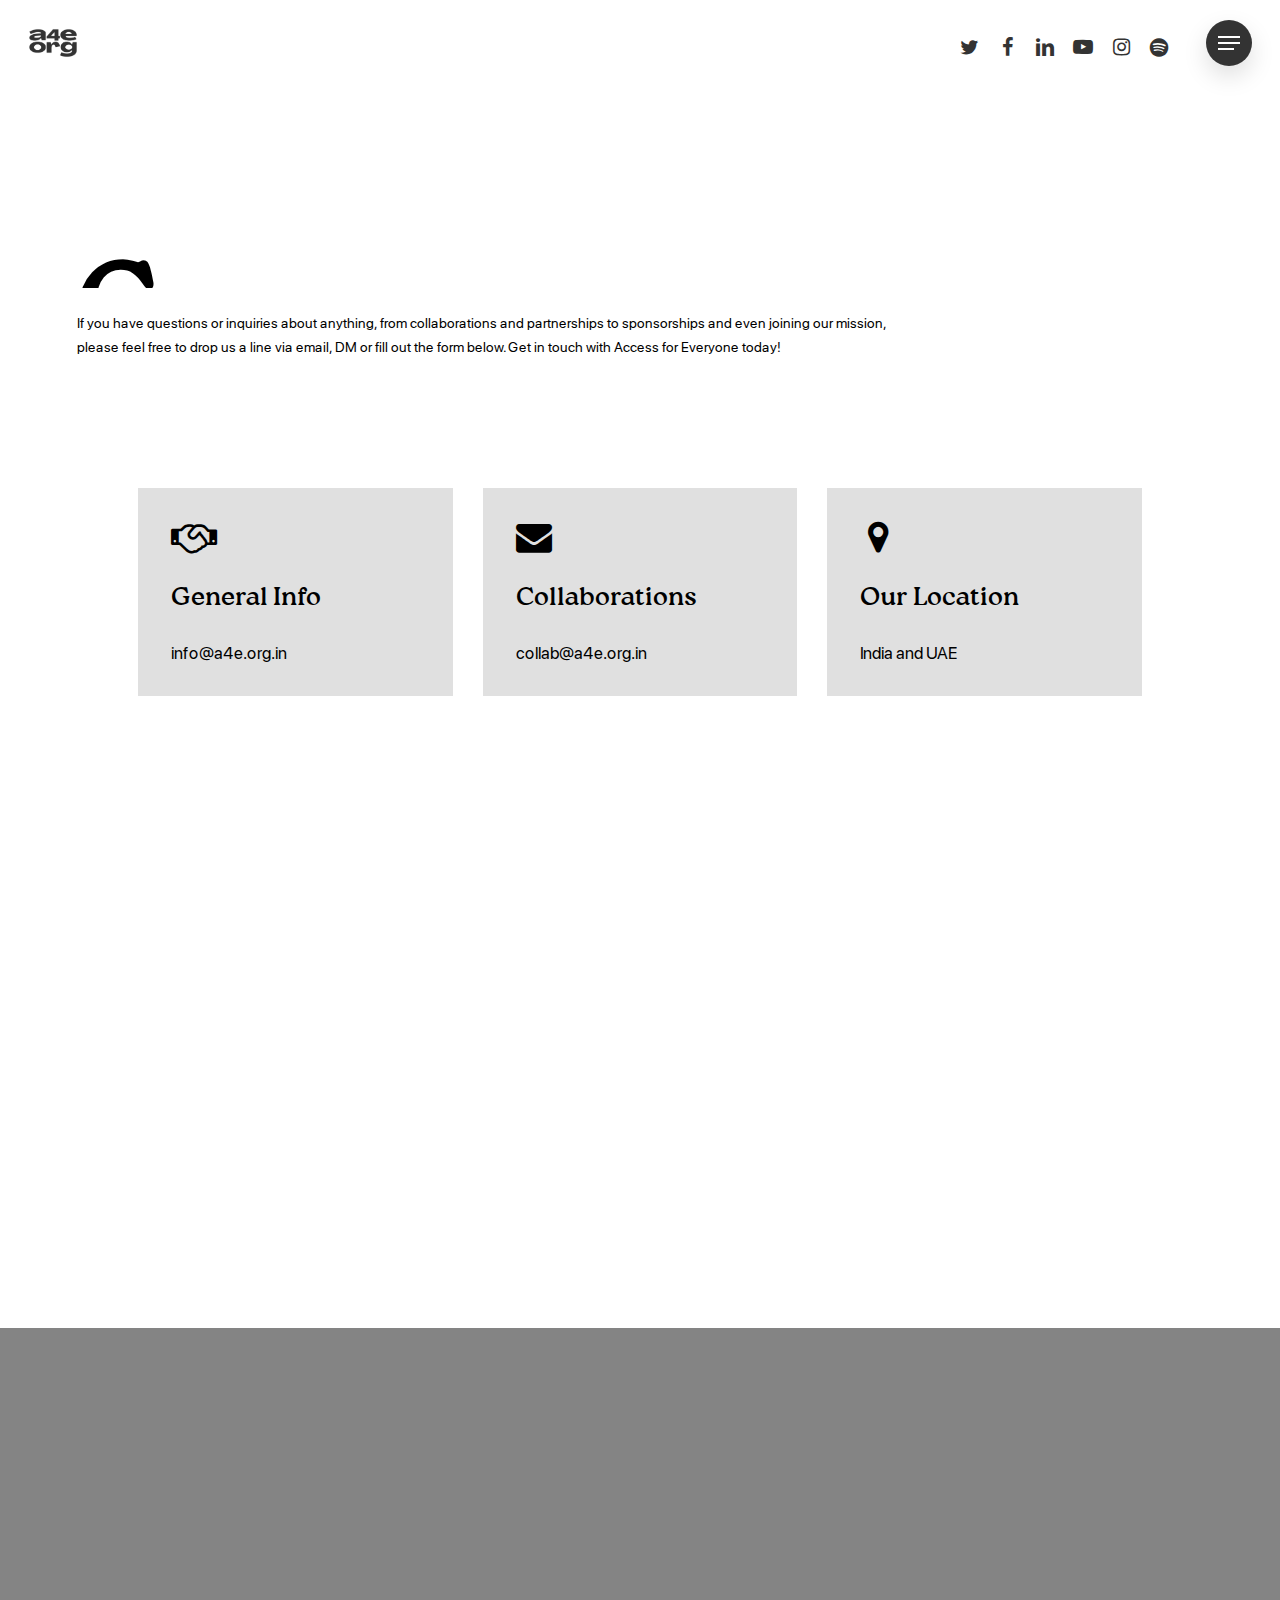
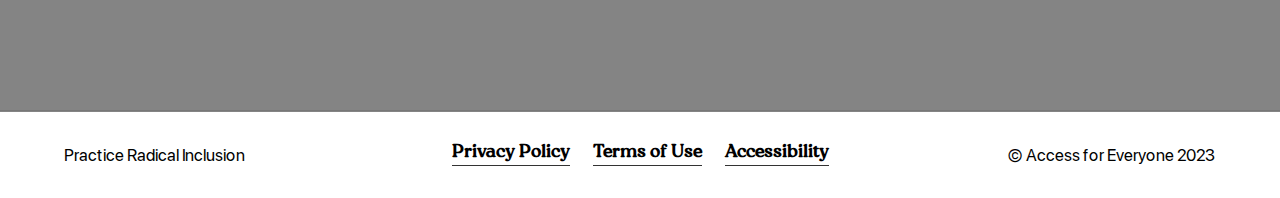
<file: contact.html>
<!DOCTYPE html>
<html class="js">
    <head>
        <meta charset="UTF-8">
        <meta name="viewport" content="width=device-width, initial-scale=1, maximum-scale=1, user-scalable=0">
        <title>Contact Us | Access for Everyone</title>
        <meta name="description" content="Feel free to contact A4E in case of any doubts, suggestions, or collaboration requests via contact form or by email.">
        <meta name="robots" content="max-image-preview:large">
        <meta name="google-site-verification" content="pIZFIYYTchD-QRS7JWMzdHAIeugf9Qmeuxp33M4mfCU">
        <meta name="p:domain_verify" content="65c92ec96d9dc990aa23a69af8395223">
        <link rel="canonical" href="https://a4e.org.in/contact-us/">
        <meta property="og:locale" content="en_US">
        <meta property="og:site_name" content="Access for Everyone |">
        <meta property="og:type" content="article">
        <meta property="og:title" content="Contact Us | Access for Everyone">
        <meta property="og:description" content="Feel free to contact A4E in case of any doubts, suggestions, or collaboration requests via contact form or by email.">
        <meta property="og:url" content="https://a4e.org.in/contact-us/">
        <meta property="og:image" content="assets/images/home-section-1a.webp">
        <meta property="og:image:secure_url" content="assets/images/home-section-1a.webp">
        <meta property="og:image:width" content="666">
        <meta property="og:image:height" content="1000">
        <meta property="article:published_time" content="2022-10-27T11:07:55+00:00">
        <meta property="article:modified_time" content="2022-11-27T06:17:35+00:00">
        <meta property="article:publisher" content="https://www.facebook.com/a4eorg/">
        <meta name="twitter:card" content="summary_large_image">
        <meta name="twitter:site" content="@a4eorg">
        <meta name="twitter:title" content="Contact Us | Access for Everyone">
        <meta name="twitter:description" content="Feel free to contact A4E in case of any doubts, suggestions, or collaboration requests via contact form or by email.">
        <meta name="twitter:creator" content="@a4eorg">
        <meta name="twitter:image" content="assets/images/home-section-1a.webp">
        <style id="classic-theme-styles-inline-css" type="text/css">
            /*! This file is auto-generated */
            .wp-block-button__link {
                color: #fff;
                background-color: #32373c;
                border-radius: 9999px;
                box-shadow: none;
                text-decoration: none;
                padding: calc(.667em + 2px) calc(1.333em + 2px);
                font-size: 1.125em
            }

            .wp-block-file__button {
                background: #32373c;
                color: #fff;
                text-decoration: none
            }
        </style>
        <style id="global-styles-inline-css" type="text/css">
            body {
                --wp--preset--color--black: #000000;
                --wp--preset--color--cyan-bluish-gray: #abb8c3;
                --wp--preset--color--white: #ffffff;
                --wp--preset--color--pale-pink: #f78da7;
                --wp--preset--color--vivid-red: #cf2e2e;
                --wp--preset--color--luminous-vivid-orange: #ff6900;
                --wp--preset--color--luminous-vivid-amber: #fcb900;
                --wp--preset--color--light-green-cyan: #7bdcb5;
                --wp--preset--color--vivid-green-cyan: #00d084;
                --wp--preset--color--pale-cyan-blue: #8ed1fc;
                --wp--preset--color--vivid-cyan-blue: #0693e3;
                --wp--preset--color--vivid-purple: #9b51e0;
                --wp--preset--gradient--vivid-cyan-blue-to-vivid-purple: linear-gradient(135deg, rgba(6, 147, 227, 1) 0%, rgb(155, 81, 224) 100%);
                --wp--preset--gradient--light-green-cyan-to-vivid-green-cyan: linear-gradient(135deg, rgb(122, 220, 180) 0%, rgb(0, 208, 130) 100%);
                --wp--preset--gradient--luminous-vivid-amber-to-luminous-vivid-orange: linear-gradient(135deg, rgba(252, 185, 0, 1) 0%, rgba(255, 105, 0, 1) 100%);
                --wp--preset--gradient--luminous-vivid-orange-to-vivid-red: linear-gradient(135deg, rgba(255, 105, 0, 1) 0%, rgb(207, 46, 46) 100%);
                --wp--preset--gradient--very-light-gray-to-cyan-bluish-gray: linear-gradient(135deg, rgb(238, 238, 238) 0%, rgb(169, 184, 195) 100%);
                --wp--preset--gradient--cool-to-warm-spectrum: linear-gradient(135deg, rgb(74, 234, 220) 0%, rgb(151, 120, 209) 20%, rgb(207, 42, 186) 40%, rgb(238, 44, 130) 60%, rgb(251, 105, 98) 80%, rgb(254, 248, 76) 100%);
                --wp--preset--gradient--blush-light-purple: linear-gradient(135deg, rgb(255, 206, 236) 0%, rgb(152, 150, 240) 100%);
                --wp--preset--gradient--blush-bordeaux: linear-gradient(135deg, rgb(254, 205, 165) 0%, rgb(254, 45, 45) 50%, rgb(107, 0, 62) 100%);
                --wp--preset--gradient--luminous-dusk: linear-gradient(135deg, rgb(255, 203, 112) 0%, rgb(199, 81, 192) 50%, rgb(65, 88, 208) 100%);
                --wp--preset--gradient--pale-ocean: linear-gradient(135deg, rgb(255, 245, 203) 0%, rgb(182, 227, 212) 50%, rgb(51, 167, 181) 100%);
                --wp--preset--gradient--electric-grass: linear-gradient(135deg, rgb(202, 248, 128) 0%, rgb(113, 206, 126) 100%);
                --wp--preset--gradient--midnight: linear-gradient(135deg, rgb(2, 3, 129) 0%, rgb(40, 116, 252) 100%);
                --wp--preset--font-size--small: 13px;
                --wp--preset--font-size--medium: 20px;
                --wp--preset--font-size--large: 36px;
                --wp--preset--font-size--x-large: 42px;
                --wp--preset--spacing--20: 0.44rem;
                --wp--preset--spacing--30: 0.67rem;
                --wp--preset--spacing--40: 1rem;
                --wp--preset--spacing--50: 1.5rem;
                --wp--preset--spacing--60: 2.25rem;
                --wp--preset--spacing--70: 3.38rem;
                --wp--preset--spacing--80: 5.06rem;
                --wp--preset--shadow--natural: 6px 6px 9px rgba(0, 0, 0, 0.2);
                --wp--preset--shadow--deep: 12px 12px 50px rgba(0, 0, 0, 0.4);
                --wp--preset--shadow--sharp: 6px 6px 0px rgba(0, 0, 0, 0.2);
                --wp--preset--shadow--outlined: 6px 6px 0px -3px rgba(255, 255, 255, 1), 6px 6px rgba(0, 0, 0, 1);
                --wp--preset--shadow--crisp: 6px 6px 0px rgba(0, 0, 0, 1);
            }

            :where(.is-layout-flex) {
                gap: 0.5em;
            }

            :where(.is-layout-grid) {
                gap: 0.5em;
            }

            body .is-layout-flow>.alignleft {
                float: left;
                margin-inline-start: 0;
                margin-inline-end: 2em;
            }

            body .is-layout-flow>.alignright {
                float: right;
                margin-inline-start: 2em;
                margin-inline-end: 0;
            }

            body .is-layout-flow>.aligncenter {
                margin-left: auto !important;
                margin-right: auto !important;
            }

            body .is-layout-constrained>.alignleft {
                float: left;
                margin-inline-start: 0;
                margin-inline-end: 2em;
            }

            body .is-layout-constrained>.alignright {
                float: right;
                margin-inline-start: 2em;
                margin-inline-end: 0;
            }

            body .is-layout-constrained>.aligncenter {
                margin-left: auto !important;
                margin-right: auto !important;
            }

            body .is-layout-constrained> :where(:not(.alignleft):not(.alignright):not(.alignfull)) {
                max-width: var(--wp--style--global--content-size);
                margin-left: auto !important;
                margin-right: auto !important;
            }

            body .is-layout-constrained>.alignwide {
                max-width: var(--wp--style--global--wide-size);
            }

            body .is-layout-flex {
                display: flex;
            }

            body .is-layout-flex {
                flex-wrap: wrap;
                align-items: center;
            }

            body .is-layout-flex>* {
                margin: 0;
            }

            body .is-layout-grid {
                display: grid;
            }

            body .is-layout-grid>* {
                margin: 0;
            }

            :where(.wp-block-columns.is-layout-flex) {
                gap: 2em;
            }

            :where(.wp-block-columns.is-layout-grid) {
                gap: 2em;
            }

            :where(.wp-block-post-template.is-layout-flex) {
                gap: 1.25em;
            }

            :where(.wp-block-post-template.is-layout-grid) {
                gap: 1.25em;
            }

            .has-black-color {
                color: var(--wp--preset--color--black) !important;
            }

            .has-cyan-bluish-gray-color {
                color: var(--wp--preset--color--cyan-bluish-gray) !important;
            }

            .has-white-color {
                color: var(--wp--preset--color--white) !important;
            }

            .has-pale-pink-color {
                color: var(--wp--preset--color--pale-pink) !important;
            }

            .has-vivid-red-color {
                color: var(--wp--preset--color--vivid-red) !important;
            }

            .has-luminous-vivid-orange-color {
                color: var(--wp--preset--color--luminous-vivid-orange) !important;
            }

            .has-luminous-vivid-amber-color {
                color: var(--wp--preset--color--luminous-vivid-amber) !important;
            }

            .has-light-green-cyan-color {
                color: var(--wp--preset--color--light-green-cyan) !important;
            }

            .has-vivid-green-cyan-color {
                color: var(--wp--preset--color--vivid-green-cyan) !important;
            }

            .has-pale-cyan-blue-color {
                color: var(--wp--preset--color--pale-cyan-blue) !important;
            }

            .has-vivid-cyan-blue-color {
                color: var(--wp--preset--color--vivid-cyan-blue) !important;
            }

            .has-vivid-purple-color {
                color: var(--wp--preset--color--vivid-purple) !important;
            }

            .has-black-background-color {
                background-color: var(--wp--preset--color--black) !important;
            }

            .has-cyan-bluish-gray-background-color {
                background-color: var(--wp--preset--color--cyan-bluish-gray) !important;
            }

            .has-white-background-color {
                background-color: var(--wp--preset--color--white) !important;
            }

            .has-pale-pink-background-color {
                background-color: var(--wp--preset--color--pale-pink) !important;
            }

            .has-vivid-red-background-color {
                background-color: var(--wp--preset--color--vivid-red) !important;
            }

            .has-luminous-vivid-orange-background-color {
                background-color: var(--wp--preset--color--luminous-vivid-orange) !important;
            }

            .has-luminous-vivid-amber-background-color {
                background-color: var(--wp--preset--color--luminous-vivid-amber) !important;
            }

            .has-light-green-cyan-background-color {
                background-color: var(--wp--preset--color--light-green-cyan) !important;
            }

            .has-vivid-green-cyan-background-color {
                background-color: var(--wp--preset--color--vivid-green-cyan) !important;
            }

            .has-pale-cyan-blue-background-color {
                background-color: var(--wp--preset--color--pale-cyan-blue) !important;
            }

            .has-vivid-cyan-blue-background-color {
                background-color: var(--wp--preset--color--vivid-cyan-blue) !important;
            }

            .has-vivid-purple-background-color {
                background-color: var(--wp--preset--color--vivid-purple) !important;
            }

            .has-black-border-color {
                border-color: var(--wp--preset--color--black) !important;
            }

            .has-cyan-bluish-gray-border-color {
                border-color: var(--wp--preset--color--cyan-bluish-gray) !important;
            }

            .has-white-border-color {
                border-color: var(--wp--preset--color--white) !important;
            }

            .has-pale-pink-border-color {
                border-color: var(--wp--preset--color--pale-pink) !important;
            }

            .has-vivid-red-border-color {
                border-color: var(--wp--preset--color--vivid-red) !important;
            }

            .has-luminous-vivid-orange-border-color {
                border-color: var(--wp--preset--color--luminous-vivid-orange) !important;
            }

            .has-luminous-vivid-amber-border-color {
                border-color: var(--wp--preset--color--luminous-vivid-amber) !important;
            }

            .has-light-green-cyan-border-color {
                border-color: var(--wp--preset--color--light-green-cyan) !important;
            }

            .has-vivid-green-cyan-border-color {
                border-color: var(--wp--preset--color--vivid-green-cyan) !important;
            }

            .has-pale-cyan-blue-border-color {
                border-color: var(--wp--preset--color--pale-cyan-blue) !important;
            }

            .has-vivid-cyan-blue-border-color {
                border-color: var(--wp--preset--color--vivid-cyan-blue) !important;
            }

            .has-vivid-purple-border-color {
                border-color: var(--wp--preset--color--vivid-purple) !important;
            }

            .has-vivid-cyan-blue-to-vivid-purple-gradient-background {
                background: var(--wp--preset--gradient--vivid-cyan-blue-to-vivid-purple) !important;
            }

            .has-light-green-cyan-to-vivid-green-cyan-gradient-background {
                background: var(--wp--preset--gradient--light-green-cyan-to-vivid-green-cyan) !important;
            }

            .has-luminous-vivid-amber-to-luminous-vivid-orange-gradient-background {
                background: var(--wp--preset--gradient--luminous-vivid-amber-to-luminous-vivid-orange) !important;
            }

            .has-luminous-vivid-orange-to-vivid-red-gradient-background {
                background: var(--wp--preset--gradient--luminous-vivid-orange-to-vivid-red) !important;
            }

            .has-very-light-gray-to-cyan-bluish-gray-gradient-background {
                background: var(--wp--preset--gradient--very-light-gray-to-cyan-bluish-gray) !important;
            }

            .has-cool-to-warm-spectrum-gradient-background {
                background: var(--wp--preset--gradient--cool-to-warm-spectrum) !important;
            }

            .has-blush-light-purple-gradient-background {
                background: var(--wp--preset--gradient--blush-light-purple) !important;
            }

            .has-blush-bordeaux-gradient-background {
                background: var(--wp--preset--gradient--blush-bordeaux) !important;
            }

            .has-luminous-dusk-gradient-background {
                background: var(--wp--preset--gradient--luminous-dusk) !important;
            }

            .has-pale-ocean-gradient-background {
                background: var(--wp--preset--gradient--pale-ocean) !important;
            }

            .has-electric-grass-gradient-background {
                background: var(--wp--preset--gradient--electric-grass) !important;
            }

            .has-midnight-gradient-background {
                background: var(--wp--preset--gradient--midnight) !important;
            }

            .has-small-font-size {
                font-size: var(--wp--preset--font-size--small) !important;
            }

            .has-medium-font-size {
                font-size: var(--wp--preset--font-size--medium) !important;
            }

            .has-large-font-size {
                font-size: var(--wp--preset--font-size--large) !important;
            }

            .has-x-large-font-size {
                font-size: var(--wp--preset--font-size--x-large) !important;
            }

            .wp-block-navigation a:where(:not(.wp-element-button)) {
                color: inherit;
            }

            :where(.wp-block-post-template.is-layout-flex) {
                gap: 1.25em;
            }

            :where(.wp-block-post-template.is-layout-grid) {
                gap: 1.25em;
            }

            :where(.wp-block-columns.is-layout-flex) {
                gap: 2em;
            }

            :where(.wp-block-columns.is-layout-grid) {
                gap: 2em;
            }

            .wp-block-pullquote {
                font-size: 1.5em;
                line-height: 1.6;
            }
        </style>
        <link rel="stylesheet" id="main-css" href="assets/css/main.css" type="text/css" media="all">
        <link rel="stylesheet" id="contact-form-7-css" href="assets/css/styles.css" type="text/css" media="all">
        <link rel="stylesheet" id="salient-grid-system-css" href="assets/css/grid-system.css" type="text/css" media="all">
        <link rel="stylesheet" id="main-styles-css" href="assets/css/style_1.css" type="text/css" media="all">
        <style id="main-styles-inline-css" type="text/css">
            html body[data-header-resize="1"] .container-wrap,
            html body[data-header-format="left-header"][data-header-resize="0"] .container-wrap,
            html body[data-header-resize="0"] .container-wrap,
            body[data-header-format="left-header"][data-header-resize="0"] .container-wrap {
                padding-top: 0;
            }

            .main-content>.row>#breadcrumbs.yoast {
                padding: 20px 0;
            }

            html:not(.page-trans-loaded) {
                background-color: #ffffff;
            }
        </style>
        <link rel="stylesheet" id="nectar-header-perma-transparent-css" href="assets/css/header-perma-transparent.css" type="text/css" media="all">
        <link rel="stylesheet" id="responsive-css" href="assets/css/responsive.css" type="text/css" media="all">
        <link rel="stylesheet" id="select2-css" href="assets/css/select2.css" type="text/css" media="all">
        <link rel="stylesheet" id="skin-material-css" href="assets/css/skin-material.css" type="text/css" media="all">
        <link rel="stylesheet" id="salient-wp-menu-dynamic-css" href="assets/css/menu-dynamic.css" type="text/css" media="all">
        <link rel="stylesheet" id="js_composer_front-css" href="assets/css/js_composer.min.css" type="text/css" media="all">
        <link rel="stylesheet" id="dynamic-css-css" href="assets/css/salient-dynamic-styles.css" type="text/css" media="all">
        <style id="dynamic-css-inline-css" type="text/css">
            #header-space {
                background-color: #ffffff
            }

            @media only screen and (min-width:1000px) {
                body #ajax-content-wrap.no-scroll {
                    min-height: calc(100vh - 86px);
                    height: calc(100vh - 86px) !important;
                }
            }

            @media only screen and (min-width:1000px) {

                #page-header-wrap.fullscreen-header,
                #page-header-wrap.fullscreen-header #page-header-bg,
                html:not(.nectar-box-roll-loaded) .nectar-box-roll>#page-header-bg.fullscreen-header,
                .nectar_fullscreen_zoom_recent_projects,
                #nectar_fullscreen_rows:not(.afterLoaded)>div {
                    height: calc(100vh - 85px);
                }

                .wpb_row.vc_row-o-full-height.top-level,
                .wpb_row.vc_row-o-full-height.top-level>.col.span_12 {
                    min-height: calc(100vh - 85px);
                }

                html:not(.nectar-box-roll-loaded) .nectar-box-roll>#page-header-bg.fullscreen-header {
                    top: 86px;
                }

                .nectar-slider-wrap[data-fullscreen="true"]:not(.loaded),
                .nectar-slider-wrap[data-fullscreen="true"]:not(.loaded) .swiper-container {
                    height: calc(100vh - 84px) !important;
                }

                .admin-bar .nectar-slider-wrap[data-fullscreen="true"]:not(.loaded),
                .admin-bar .nectar-slider-wrap[data-fullscreen="true"]:not(.loaded) .swiper-container {
                    height: calc(100vh - 84px - 32px) !important;
                }
            }

            @media only screen and (max-width:999px) {
                .using-mobile-browser #nectar_fullscreen_rows:not(.afterLoaded):not([data-mobile-disable="on"])>div {
                    height: calc(100vh - 100px);
                }

                .using-mobile-browser .wpb_row.vc_row-o-full-height.top-level,
                .using-mobile-browser .wpb_row.vc_row-o-full-height.top-level>.col.span_12,
                [data-permanent-transparent="1"].using-mobile-browser .wpb_row.vc_row-o-full-height.top-level,
                [data-permanent-transparent="1"].using-mobile-browser .wpb_row.vc_row-o-full-height.top-level>.col.span_12 {
                    min-height: calc(100vh - 100px);
                }

                html:not(.nectar-box-roll-loaded) .nectar-box-roll>#page-header-bg.fullscreen-header,
                .nectar_fullscreen_zoom_recent_projects,
                .nectar-slider-wrap[data-fullscreen="true"]:not(.loaded),
                .nectar-slider-wrap[data-fullscreen="true"]:not(.loaded) .swiper-container,
                #nectar_fullscreen_rows:not(.afterLoaded):not([data-mobile-disable="on"])>div {
                    height: calc(100vh - 47px);
                }

                .wpb_row.vc_row-o-full-height.top-level,
                .wpb_row.vc_row-o-full-height.top-level>.col.span_12 {
                    min-height: calc(100vh - 47px);
                }

                body[data-transparent-header="false"] #ajax-content-wrap.no-scroll {
                    min-height: calc(100vh - 47px);
                    height: calc(100vh - 47px);
                }
            }

            #ajax-content-wrap .vc_row.left_padding_6pct .row_col_wrap_12 {
                padding-left: 6%;
            }

            #ajax-content-wrap .vc_row.right_padding_6pct .row_col_wrap_12 {
                padding-right: 6%;
            }

            @media only screen and (max-width:999px) {
                .vc_row.top_padding_tablet_20pct {
                    padding-top: 20% !important;
                }
            }

            @media only screen and (max-width:999px) {
                .vc_row.top_padding_tablet_10pct {
                    padding-top: 10% !important;
                }
            }

            @media only screen and (max-width:999px) {
                .vc_row.bottom_padding_tablet_10pct {
                    padding-bottom: 10% !important;
                }
            }

            body .container-wrap .wpb_row[data-column-margin="30px"]:not(.full-width-section):not(.full-width-content) {
                margin-bottom: 30px;
            }

            body .container-wrap .vc_row-fluid[data-column-margin="30px"]>.span_12,
            body .container-wrap .vc_row-fluid[data-column-margin="30px"] .full-page-inner>.container>.span_12,
            body .container-wrap .vc_row-fluid[data-column-margin="30px"] .full-page-inner>.span_12 {
                margin-left: -15px;
                margin-right: -15px;
            }

            body .container-wrap .vc_row-fluid[data-column-margin="30px"] .wpb_column:not(.child_column),
            body .container-wrap .inner_row[data-column-margin="30px"] .child_column {
                padding-left: 15px;
                padding-right: 15px;
            }

            .container-wrap .vc_row-fluid[data-column-margin="30px"].full-width-content>.span_12,
            .container-wrap .vc_row-fluid[data-column-margin="30px"].full-width-content .full-page-inner>.span_12 {
                margin-left: 0;
                margin-right: 0;
                padding-left: 15px;
                padding-right: 15px;
            }

            .single-portfolio #full_width_portfolio .vc_row-fluid[data-column-margin="30px"].full-width-content>.span_12 {
                padding-right: 15px;
            }

            @media only screen and (max-width:999px) and (min-width:690px) {

                .vc_row-fluid[data-column-margin="30px"]>.span_12>.one-fourths:not([class*="vc_col-xs-"]),
                .vc_row-fluid .vc_row-fluid.inner_row[data-column-margin="30px"]>.span_12>.one-fourths:not([class*="vc_col-xs-"]) {
                    margin-bottom: 30px;
                }
            }

            .wpb_column.el_spacing_0px>.vc_column-inner>.wpb_wrapper>div:not(:last-child) {
                margin-bottom: 0;
            }

            @media only screen and (max-width:999px) {
                .wpb_column.child_column.bottom_margin_tablet_20px {
                    margin-bottom: 20px !important;
                }
            }

            .wpb_column.child_column.el_spacing_10px>.vc_column-inner>.wpb_wrapper>div:not(:last-child) {
                margin-bottom: 10px;
            }

            @media only screen and (max-width:999px) {

                .wpb_column.child_column.mobile-disable-entrance-animation,
                .wpb_column.child_column.mobile-disable-entrance-animation>.vc_column-inner {
                    transform: none !important;
                    opacity: 1 !important;
                }
            }

            .col.padding-3-percent>.vc_column-inner,
            .col.padding-3-percent>.n-sticky>.vc_column-inner {
                padding: calc(600px * 0.03);
            }

            @media only screen and (max-width:690px) {

                .col.padding-3-percent>.vc_column-inner,
                .col.padding-3-percent>.n-sticky>.vc_column-inner {
                    padding: calc(100vw * 0.03);
                }
            }

            @media only screen and (min-width:1000px) {

                .col.padding-3-percent>.vc_column-inner,
                .col.padding-3-percent>.n-sticky>.vc_column-inner {
                    padding: calc((100vw - 180px) * 0.03);
                }

                .column_container:not(.vc_col-sm-12) .col.padding-3-percent>.vc_column-inner {
                    padding: calc((100vw - 180px) * 0.015);
                }
            }

            @media only screen and (min-width:1425px) {
                .col.padding-3-percent>.vc_column-inner {
                    padding: calc(1245px * 0.03);
                }

                .column_container:not(.vc_col-sm-12) .col.padding-3-percent>.vc_column-inner {
                    padding: calc(1245px * 0.015);
                }
            }

            .full-width-content .col.padding-3-percent>.vc_column-inner {
                padding: calc(100vw * 0.03);
            }

            @media only screen and (max-width:999px) {
                .full-width-content .col.padding-3-percent>.vc_column-inner {
                    padding: calc(100vw * 0.03);
                }
            }

            @media only screen and (min-width:1000px) {
                .full-width-content .column_container:not(.vc_col-sm-12) .col.padding-3-percent>.vc_column-inner {
                    padding: calc(100vw * 0.015);
                }
            }

            .col.padding-6-percent>.vc_column-inner,
            .col.padding-6-percent>.n-sticky>.vc_column-inner {
                padding: calc(600px * 0.06);
            }

            @media only screen and (max-width:690px) {

                .col.padding-6-percent>.vc_column-inner,
                .col.padding-6-percent>.n-sticky>.vc_column-inner {
                    padding: calc(100vw * 0.06);
                }
            }

            @media only screen and (min-width:1000px) {

                .col.padding-6-percent>.vc_column-inner,
                .col.padding-6-percent>.n-sticky>.vc_column-inner {
                    padding: calc((100vw - 180px) * 0.06);
                }

                .column_container:not(.vc_col-sm-12) .col.padding-6-percent>.vc_column-inner {
                    padding: calc((100vw - 180px) * 0.03);
                }
            }

            @media only screen and (min-width:1425px) {
                .col.padding-6-percent>.vc_column-inner {
                    padding: calc(1245px * 0.06);
                }

                .column_container:not(.vc_col-sm-12) .col.padding-6-percent>.vc_column-inner {
                    padding: calc(1245px * 0.03);
                }
            }

            .full-width-content .col.padding-6-percent>.vc_column-inner {
                padding: calc(100vw * 0.06);
            }

            @media only screen and (max-width:999px) {
                .full-width-content .col.padding-6-percent>.vc_column-inner {
                    padding: calc(100vw * 0.06);
                }
            }

            @media only screen and (min-width:1000px) {
                .full-width-content .column_container:not(.vc_col-sm-12) .col.padding-6-percent>.vc_column-inner {
                    padding: calc(100vw * 0.03);
                }
            }

            .nectar-split-heading .heading-line {
                display: block;
                overflow: hidden;
                position: relative
            }

            .nectar-split-heading .heading-line>div {
                display: block;
                transform: translateY(200%);
                -webkit-transform: translateY(200%)
            }

            .nectar-split-heading h1 {
                margin-bottom: 0
            }

            @media only screen and (min-width:1000px) {

                .nectar-split-heading[data-custom-font-size="true"] h1,
                .nectar-split-heading[data-custom-font-size="true"] h2,
                .row .nectar-split-heading[data-custom-font-size="true"] h3,
                .row .nectar-split-heading[data-custom-font-size="true"] h4,
                .row .nectar-split-heading[data-custom-font-size="true"] h5,
                .row .nectar-split-heading[data-custom-font-size="true"] h6,
                .row .nectar-split-heading[data-custom-font-size="true"] i {
                    font-size: inherit;
                    line-height: inherit;
                }
            }

            @media only screen and (max-width:999px) {
                .nectar-split-heading.font_size_tablet_9vw {
                    font-size: 9vw !important;
                    line-height: 9.9vw !important;
                }

                .nectar-split-heading.font_size_tablet_9vw * {
                    font-size: inherit !important;
                    line-height: inherit !important;
                }
            }

            .centered-text .nectar-split-heading[data-animation-type="line-reveal-by-space"] h1,
            .centered-text .nectar-split-heading[data-animation-type="line-reveal-by-space"] h2,
            .centered-text .nectar-split-heading[data-animation-type="line-reveal-by-space"] h3,
            .centered-text .nectar-split-heading[data-animation-type="line-reveal-by-space"] h4 {
                margin: 0 auto;
            }

            .nectar-split-heading[data-animation-type="line-reveal-by-space"]:not(.markup-generated) {
                opacity: 0;
            }

            @media only screen and (max-width:999px) {
                .nectar-split-heading[data-m-rm-animation="true"] {
                    opacity: 1 !important;
                }
            }

            .nectar-split-heading[data-animation-type="line-reveal-by-space"]>*>span {
                position: relative;
                display: inline-block;
                overflow: hidden;
            }

            .nectar-split-heading[data-animation-type="line-reveal-by-space"] span {
                vertical-align: bottom;
            }

            .nectar-split-heading[data-animation-type="line-reveal-by-space"] span,
            .nectar-split-heading[data-animation-type="line-reveal-by-space"]:not(.markup-generated)>* {
                line-height: 1.2;
            }

            .nectar-split-heading[data-animation-type="line-reveal-by-space"][data-stagger="true"]:not([data-text-effect*="letter-reveal"]) span .inner {
                transition: transform 1.2s cubic-bezier(0.25, 1, 0.5, 1), opacity 1.2s cubic-bezier(0.25, 1, 0.5, 1);
            }

            .nectar-split-heading[data-animation-type="line-reveal-by-space"] span .inner {
                position: relative;
                display: inline-block;
                -webkit-transform: translateY(1.3em);
                transform: translateY(1.3em);
            }

            .nectar-split-heading[data-animation-type="line-reveal-by-space"] span .inner.animated {
                -webkit-transform: none;
                transform: none;
                opacity: 1;
            }

            .nectar-split-heading[data-animation-type="line-reveal-by-space"][data-text-effect="letter-reveal-bottom"]>*>span {
                padding: 0 .05em;
                margin: 0 -0.05em;
            }

            @media only screen and (max-width:1000px) {
                .nectar-split-heading[data-animation-type="line-reveal-by-space"][data-m-rm-animation="true"] span .inner {
                    -webkit-transform: none;
                    transform: none !important;
                    opacity: 1;
                }
            }

            .nectar-split-heading[data-animation-type="line-reveal-by-space"][data-align="left"] {
                display: flex;
                justify-content: flex-start;
            }

            .nectar-split-heading[data-animation-type="line-reveal-by-space"][data-align="center"] {
                display: flex;
                justify-content: center;
            }

            .nectar-split-heading[data-animation-type="line-reveal-by-space"][data-align="right"] {
                display: flex;
                justify-content: flex-end;
            }

            @media only screen and (max-width:1000px) {
                .nectar-split-heading[data-animation-type="line-reveal-by-space"][data-m-align="left"] {
                    display: flex;
                    justify-content: flex-start;
                }

                .nectar-split-heading[data-animation-type="line-reveal-by-space"][data-m-align="center"] {
                    display: flex;
                    justify-content: center;
                }

                .nectar-split-heading[data-animation-type="line-reveal-by-space"][data-m-align="right"] {
                    display: flex;
                    justify-content: flex-end;
                }
            }

            @media only screen and (max-width:999px) {
                .nectar-split-heading.font_size_tablet_18px {
                    font-size: 18px !important;
                    line-height: 1.7 !important;
                }

                .nectar-split-heading.font_size_tablet_18px * {
                    font-size: inherit !important;
                    line-height: inherit !important;
                }
            }

            .nectar-split-heading.font_line_height_1-7 {
                line-height: 1.7 !important;
            }

            .nectar-split-heading.font_line_height_1-7 * {
                line-height: 1.7 !important;
            }

            #ajax-content-wrap .nectar-split-heading[data-text-effect="none"] {
                opacity: 1;
            }

            @media only screen and (max-width:690px) {
                .nectar-split-heading.font_size_phone_16px {
                    font-size: 16px !important;
                    line-height: 1.7 !important;
                }

                .nectar-split-heading.font_size_phone_16px * {
                    font-size: inherit !important;
                    line-height: inherit !important;
                }
            }

            @media only screen and (max-width:690px) {
                .nectar-split-heading.font_size_phone_10vw {
                    font-size: 10vw !important;
                    line-height: 11vw !important;
                }

                .nectar-split-heading.font_size_phone_10vw * {
                    font-size: inherit !important;
                    line-height: inherit !important;
                }
            }

            @media only screen and (max-width:690px) {
                .vc_row.top_padding_phone_25pct {
                    padding-top: 25% !important;
                }
            }

            .nectar-shape-divider-wrap {
                position: absolute;
                top: auto;
                bottom: 0;
                left: 0;
                right: 0;
                width: 100%;
                height: 150px;
                z-index: 3;
                transform: translateZ(0);
            }

            .post-area.span_9 .nectar-shape-divider-wrap {
                overflow: hidden;
            }

            .nectar-shape-divider-wrap[data-front="true"] {
                z-index: 50;
            }

            .nectar-shape-divider-wrap[data-style="waves_opacity"] svg path:first-child {
                opacity: 0.6;
            }

            .nectar-shape-divider-wrap[data-style="curve_opacity"] svg path:nth-child(1),
            .nectar-shape-divider-wrap[data-style="waves_opacity_alt"] svg path:nth-child(1) {
                opacity: 0.15;
            }

            .nectar-shape-divider-wrap[data-style="curve_opacity"] svg path:nth-child(2),
            .nectar-shape-divider-wrap[data-style="waves_opacity_alt"] svg path:nth-child(2) {
                opacity: 0.3;
            }

            .nectar-shape-divider {
                width: 100%;
                left: 0;
                bottom: -1px;
                height: 100%;
                position: absolute;
            }

            .nectar-shape-divider-wrap.no-color .nectar-shape-divider {
                fill: #fff;
            }

            @media only screen and (max-width:999px) {
                .nectar-shape-divider-wrap:not([data-using-percent-val="true"]) .nectar-shape-divider {
                    height: 75%;
                }

                .nectar-shape-divider-wrap[data-style="clouds"]:not([data-using-percent-val="true"]) .nectar-shape-divider {
                    height: 55%;
                }
            }

            @media only screen and (max-width:690px) {
                .nectar-shape-divider-wrap:not([data-using-percent-val="true"]) .nectar-shape-divider {
                    height: 33%;
                }

                .nectar-shape-divider-wrap[data-style="clouds"]:not([data-using-percent-val="true"]) .nectar-shape-divider {
                    height: 33%;
                }
            }

            #ajax-content-wrap .nectar-shape-divider-wrap[data-height="1"] .nectar-shape-divider,
            #ajax-content-wrap .nectar-shape-divider-wrap[data-height="1px"] .nectar-shape-divider {
                height: 1px;
            }

            .nectar-shape-divider-wrap[data-position="top"] {
                top: -1px;
                bottom: auto;
            }

            .nectar-shape-divider-wrap[data-position="top"] {
                transform: rotate(180deg)
            }

            #ajax-content-wrap .vc_row.left_padding_5pct .row_col_wrap_12 {
                padding-left: 5%;
            }

            #ajax-content-wrap .vc_row.right_padding_5pct .row_col_wrap_12 {
                padding-right: 5%;
            }

            @media only screen and (max-width:999px) {
                .vc_row.top_padding_tablet_4pct {
                    padding-top: 4% !important;
                }
            }

            @media only screen and (max-width:999px) {
                .vc_row.bottom_padding_tablet_4pct {
                    padding-bottom: 4% !important;
                }
            }

            @media only screen and (max-width:999px) {

                .wpb_column.force-tablet-text-align-left,
                .wpb_column.force-tablet-text-align-left .col {
                    text-align: left !important;
                }

                .wpb_column.force-tablet-text-align-right,
                .wpb_column.force-tablet-text-align-right .col {
                    text-align: right !important;
                }

                .wpb_column.force-tablet-text-align-center,
                .wpb_column.force-tablet-text-align-center .col,
                .wpb_column.force-tablet-text-align-center .vc_custom_heading,
                .wpb_column.force-tablet-text-align-center .nectar-cta {
                    text-align: center !important;
                }

                .wpb_column.force-tablet-text-align-center .img-with-aniamtion-wrap img {
                    display: inline-block;
                }
            }

            .wpb_column.el_spacing_0px>.vc_column-inner>.wpb_wrapper>div:not(:last-child) {
                margin-bottom: 0;
            }

            @media only screen and (max-width:999px) {
                .wpb_column.top_margin_tablet_10px {
                    margin-top: 10px !important;
                }
            }

            @media only screen and (max-width:999px) {
                .wpb_column.bottom_margin_tablet_10px {
                    margin-bottom: 10px !important;
                }
            }

            @media only screen and (max-width:999px) {
                .nectar-cta.display_tablet_inherit {
                    display: inherit;
                }
            }

            @media only screen and (max-width:690px) {
                .nectar-cta.display_phone_inherit {
                    display: inherit;
                }
            }

            @media only screen and (max-width:690px) {

                .wpb_column.force-phone-text-align-left,
                .wpb_column.force-phone-text-align-left .col {
                    text-align: left !important;
                }

                .wpb_column.force-phone-text-align-right,
                .wpb_column.force-phone-text-align-right .col {
                    text-align: right !important;
                }

                .wpb_column.force-phone-text-align-center,
                .wpb_column.force-phone-text-align-center .col,
                .wpb_column.force-phone-text-align-center .vc_custom_heading,
                .wpb_column.force-phone-text-align-center .nectar-cta {
                    text-align: center !important;
                }

                .wpb_column.force-phone-text-align-center .img-with-aniamtion-wrap img {
                    display: inline-block;
                }
            }

            @media only screen and (max-width:690px) {
                .vc_row.bottom_padding_phone_8pct {
                    padding-bottom: 8% !important;
                }
            }

            @media only screen and (max-width:690px) {
                .vc_row.top_padding_phone_8pct {
                    padding-top: 8% !important;
                }
            }

            .screen-reader-text,
            .nectar-skip-to-content:not(:focus) {
                border: 0;
                clip: rect(1px, 1px, 1px, 1px);
                clip-path: inset(50%);
                height: 1px;
                margin: -1px;
                overflow: hidden;
                padding: 0;
                position: absolute !important;
                width: 1px;
                word-wrap: normal !important;
            }
        </style>
        <link rel="stylesheet" id="salient-child-style-css" href="assets/css/style.css" type="text/css" media="all">
        <link rel="stylesheet" id="redux-google-fonts-salient_redux-css" href="https://fonts.googleapis.com/css?family=SF+Pro+Display%3A400%2C300%2C500%2C700%7CCastoro%3A400&amp;display=swap&amp;ver=1670386933" type="text/css" media="all">
        <script type="text/javascript" src="assets/js/jquery.min.js" id="jquery-core-js"></script>
        <script type="text/javascript" src="assets/js/jquery-migrate.min.js" id="jquery-migrate-js"></script>
        <script type="text/javascript">
            var root = document.getElementsByTagName("html")[0];
            root.setAttribute("class", "js");
        </script>
        <link rel="icon" href="assets/images/favicon-100x100.png" sizes="32x32">
        <link rel="icon" href="assets/images/favicon-300x300.png" sizes="192x192">
        <link rel="apple-touch-icon" href="assets/images/favicon-300x300.png">
        <meta name="msapplication-TileImage" content="assets/images/favicon-300x300.png">
        <style type="text/css" data-type="vc_shortcodes-custom-css">
            .vc_custom_1634415872169 {
                margin-bottom: 0px !important;
            }
        </style>
        <noscript>
            <style>
                .wpb_animate_when_almost_visible {
                    opacity: 1;
                }
            </style>
        </noscript>
    </head>
    <body class="page-template-default page page-id-490 material wpb-js-composer js-comp-ver-6.7.1 vc_responsive" data-footer-reveal="false" data-footer-reveal-shadow="none" data-header-format="default" data-body-border="off" data-boxed-style data-header-breakpoint="1000" data-dropdown-style="minimal" data-cae="easeOutQuart" data-cad="1500" data-megamenu-width="contained" data-aie="none" data-ls="fancybox" data-apte="standard" data-hhun="0" data-fancy-form-rcs="1" data-form-style="default" data-form-submit="regular" data-is="minimal" data-button-style="rounded_shadow" data-user-account-button="false" data-flex-cols="true" data-col-gap="50px" data-header-inherit-rc="false" data-header-search="false" data-animated-anchors="true" data-ajax-transitions="true" data-full-width-header="true" data-slide-out-widget-area="true" data-slide-out-widget-area-style="slide-out-from-right" data-user-set-ocm="1" data-loading-animation="none" data-bg-header="false" data-responsive="1" data-ext-responsive="true" data-ext-padding="70" data-header-resize="0" data-header-color="custom" data-cart="false" data-remove-m-parallax data-remove-m-video-bgs data-m-animate="1" data-force-header-trans-color="light" data-smooth-scrolling="0" data-permanent-transparent="false" style="--scroll-bar-w: 12px">
        <script type="text/javascript">
            (function(window, document) {
                if (navigator.userAgent.match(/(Android|iPod|iPhone|iPad|BlackBerry|IEMobile|Opera Mini)/)) {
                    document.body.className += " using-mobile-browser mobile ";
                }
                if (!("ontouchstart" in window)) {
                    var body = document.querySelector("body");
                    var winW = window.innerWidth;
                    var bodyW = body.clientWidth;
                    if (winW > bodyW + 4) {
                        body.setAttribute("style", "--scroll-bar-w: " + (winW - bodyW - 4) + "px");
                    } else {
                        body.setAttribute("style", "--scroll-bar-w: 0px");
                    }
                }
            })(window, document);
        </script>
        <a href="#ajax-content-wrap" class="nectar-skip-to-content">Skip to main content</a>
        <div class="ocm-effect-wrap">
            <div class="ocm-effect-wrap-inner">
                <div id="ajax-loading-screen" data-disable-mobile="1" data-disable-fade-on-click="0" data-effect="standard" data-method="standard">
                    <div class="loading-icon none">
                        <div class="material-icon">
                            <div class="spinner">
                                <div class="right-side">
                                    <div class="bar"></div>
                                </div>
                                <div class="left-side">
                                    <div class="bar"></div>
                                </div>
                            </div>
                            <div class="spinner color-2">
                                <div class="right-side">
                                    <div class="bar"></div>
                                </div>
                                <div class="left-side">
                                    <div class="bar"></div>
                                </div>
                            </div>
                        </div>
                    </div>
                </div>
                <div id="header-space" data-header-mobile-fixed="1"></div>
                <div id="header-outer" data-has-menu="false" data-has-buttons="yes" data-header-button_style="shadow_hover_scale" data-using-pr-menu="false" data-mobile-fixed="1" data-ptnm="1" data-lhe="animated_underline" data-user-set-bg="#ffffff" data-format="default" data-permanent-transparent="false" data-megamenu-rt="0" data-remove-fixed="0" data-header-resize="0" data-cart="false" data-transparency-option data-box-shadow="none" data-shrink-num="6" data-using-secondary="0" data-using-logo="1" data-logo-height="30" data-m-logo-height="24" data-padding="28" data-full-width="true" data-condense="false">
                    <header id="top">
                        <div class="container">
                            <div class="row">
                                <div class="col span_3">
                                    <a id="logo" href="https://a4e.org.in" data-supplied-ml-starting-dark="false" data-supplied-ml-starting="false" data-supplied-ml="false">
                                        <img class="stnd skip-lazy default-logo" width="586" height="351" alt="Access for Everyone" src="assets/images/black-logo.webp" srcset="assets/images/black-logo.webp 1x, assets/images/black-logo%402x.webp 2x">
                                    </a>
                                </div>
                                <!--/span_3-->
                                <div class="col span_9 col_last">
                                    <div class="nectar-mobile-only mobile-header">
                                        <div class="inner"></div>
                                    </div>
                                    <div class="slide-out-widget-area-toggle mobile-icon slide-out-from-right" data-custom-color="true" data-icon-animation="simple-transform">
                                        <div>
                                            <a href="#sidewidgetarea" aria-label="Navigation Menu" aria-expanded="false" class="closed">
                                                <span class="screen-reader-text">Menu</span>
                                                <span aria-hidden="true">
                                                    <i class="lines-button x2">
                                                        <i class="lines"></i>
                                                    </i>
                                                </span>
                                            </a>
                                        </div>
                                    </div>
                                    <nav>
                                        <ul class="sf-menu">
                                            <li class="no-menu-assigned">
                                                <a href="#">No menu assigned</a>
                                            </li>
                                            <li id="social-in-menu" class="button_social_group">
                                                <a target="_blank" rel="noopener" href="https://twitter.com/a4eorg">
                                                    <span class="screen-reader-text">twitter</span>
                                                    <i class="fa fa-twitter" aria-hidden="true"></i>
                                                </a>
                                                <a target="_blank" rel="noopener" href="https://www.facebook.com/a4eorg/">
                                                    <span class="screen-reader-text">facebook</span>
                                                    <i class="fa fa-facebook" aria-hidden="true"></i>
                                                </a>
                                                <a target="_blank" rel="noopener" href="https://linkedin.com/company/a4eorg/">
                                                    <span class="screen-reader-text">linkedin</span>
                                                    <i class="fa fa-linkedin" aria-hidden="true"></i>
                                                </a>
                                                <a target="_blank" rel="noopener" href="https://www.youtube.com/channel/UCDQBm_8BnFmRJVtwVUQnAag">
                                                    <span class="screen-reader-text">youtube</span>
                                                    <i class="fa fa-youtube-play" aria-hidden="true"></i>
                                                </a>
                                                <a target="_blank" rel="noopener" href="https://www.instagram.com/a4eorg/">
                                                    <span class="screen-reader-text">instagram</span>
                                                    <i class="fa fa-instagram" aria-hidden="true"></i>
                                                </a>
                                                <a target="_blank" rel="noopener" href="https://open.spotify.com/user/31uhyqerkralyra6h4vrepj2kgym">
                                                    <span class="screen-reader-text">spotify</span>
                                                    <i class="icon-salient-spotify" aria-hidden="true"></i>
                                                </a>
                                            </li>
                                        </ul>
                                        <ul class="buttons sf-menu" data-user-set-ocm="1">
                                            <li class="slide-out-widget-area-toggle" data-icon-animation="simple-transform" data-custom-color="true">
                                                <div>
                                                    <a href="#sidewidgetarea" aria-label="Navigation Menu" aria-expanded="false" class="closed">
                                                        <span class="screen-reader-text">Menu</span>
                                                        <span aria-hidden="true">
                                                            <i class="lines-button x2">
                                                                <i class="lines"></i>
                                                            </i>
                                                        </span>
                                                    </a>
                                                </div>
                                            </li>
                                        </ul>
                                    </nav>
                                </div>
                                <!--/span_9-->
                            </div>
                            <!--/row-->
                        </div>
                        <!--/container-->
                    </header>
                </div>
                <div id="ajax-content-wrap">
                    <div class="container-wrap">
                        <div class="container main-content">
                            <div class="row">
                                <div id="fws_64f870f1c0729" data-column-margin="default" data-midnight="dark" data-top-percent="5%" data-bottom-percent="5%" class="wpb_row vc_row-fluid vc_row top-level full-width-content vc_row-o-equal-height vc_row-flex vc_row-o-content-middle  zindex-set right_padding_6pct left_padding_6pct top_padding_tablet_20pct top_padding_phone_25pct" style="padding-top: calc(100vw * 0.05); padding-bottom: calc(100vw * 0.05);  z-index: 100;">
                                    <div class="row-bg-wrap" data-bg-animation="fade-in" data-bg-overlay="false">
                                        <div class="inner-wrap">
                                            <div class="row-bg viewport-desktop" style></div>
                                        </div>
                                    </div>
                                    <div class="row_col_wrap_12 col span_12 dark left">
                                        <div class="vc_col-sm-12 wpb_column column_container vc_column_container col no-extra-padding inherit_tablet inherit_phone " data-padding-pos="all" data-has-bg-color="false" data-bg-color data-bg-opacity="1" data-animation data-delay="0">
                                            <div class="vc_column-inner">
                                                <div class="wpb_wrapper">
                                                    <div id="fws_64f870f1c3bd3" data-midnight data-column-margin="default" class="wpb_row vc_row-fluid vc_row inner_row vc_row-o-equal-height vc_row-flex vc_row-o-content-middle" style>
                                                        <div class="row-bg-wrap">
                                                            <div class="row-bg"></div>
                                                        </div>
                                                        <div class="row_col_wrap_12_inner col span_12  left">
                                                            <div class="vc_col-sm-4/5 vc_col-md-9 wpb_column column_container vc_column_container col child_column no-extra-padding bottom_margin_tablet_20px inherit_tablet inherit_phone " data-t-w-inherits="small_desktop" data-padding-pos="all" data-has-bg-color="false" data-bg-color data-bg-opacity="1" data-animation data-delay="0">
                                                                <div class="vc_column-inner">
                                                                    <div class="wpb_wrapper">
                                                                        <div class="nectar-split-heading  font_size_tablet_9vw font_size_phone_10vw " data-align="default" data-m-align="inherit" data-text-effect="letter-reveal-bottom" data-animation-type="line-reveal-by-space" data-animation-delay="0" data-animation-offset data-m-rm-animation="true" data-stagger="true" data-custom-font-size="true" style="font-size: 9vw; line-height: 9.9vw;">
                                                                            <h1>Contact Us</h1>
                                                                        </div>
                                                                        <div class="nectar-split-heading  font_size_tablet_18px font_size_phone_16px font_line_height_1-7 " data-align="default" data-m-align="inherit" data-text-effect="none" data-animation-type="line-reveal-by-space" data-animation-delay="0" data-animation-offset data-m-rm-animation data-stagger data-custom-font-size="true" style="font-size: 1.1vw; line-height: 1.21vw;">
                                                                            <p>If you have questions or inquiries about anything, from collaborations and partnerships to sponsorships and even joining our mission, please feel free to drop us a line via email, DM or fill out the form below. Get in touch with Access for Everyone today!</p>
                                                                        </div>
                                                                    </div>
                                                                </div>
                                                            </div>
                                                            <div class="vc_col-sm-1/5 vc_col-md-3 wpb_column column_container vc_column_container col child_column has-animation no-extra-padding el_spacing_10px inherit_tablet inherit_phone mobile-disable-entrance-animation " data-t-w-inherits="small_desktop" data-padding-pos="all" data-has-bg-color="false" data-bg-color data-bg-opacity="1" data-animation="fade-in-from-bottom" data-delay="500">
                                                                <div class="vc_column-inner">
                                                                    <div class="wpb_wrapper"></div>
                                                                </div>
                                                            </div>
                                                        </div>
                                                    </div>
                                                </div>
                                            </div>
                                        </div>
                                    </div>
                                </div>
                                <div id="team" data-column-margin="default" data-midnight="dark" data-top-percent="5%" data-bottom-percent="5%" class="wpb_row vc_row-fluid vc_row  right_padding_6pct left_padding_6pct top_padding_tablet_10pct bottom_padding_tablet_10pct" style="padding-top: calc(100vw * 0.05); padding-bottom: calc(100vw * 0.05); ">
                                    <div class="row-bg-wrap" data-bg-animation="none" data-bg-overlay="false">
                                        <div class="inner-wrap">
                                            <div class="row-bg viewport-desktop" style></div>
                                        </div>
                                    </div>
                                    <div class="row_col_wrap_12 col span_12 dark left">
                                        <div class="vc_col-sm-12 wpb_column column_container vc_column_container col no-extra-padding el_spacing_0px no-extra-padding_tablet no-extra-padding_phone " data-padding-pos="all" data-has-bg-color="false" data-bg-color data-bg-opacity="1" data-animation data-delay="0">
                                            <div class="vc_column-inner">
                                                <div class="wpb_wrapper">
                                                    <div id="fws_64f870f1c5a1b" data-midnight data-column-margin="30px" class="wpb_row vc_row-fluid vc_row inner_row  vc_custom_1634415872169" style>
                                                        <div class="row-bg-wrap">
                                                            <div class="row-bg"></div>
                                                        </div>
                                                        <div class="row_col_wrap_12_inner col span_12  left">
                                                            <div style class="vc_col-sm-4 wpb_column column_container vc_column_container col child_column padding-3-percent inherit_tablet inherit_phone " data-using-bg="true" data-t-w-inherits="small_desktop" data-padding-pos="all" data-has-bg-color="true" data-bg-color="#e0e0e0" data-bg-opacity="1" data-animation data-delay="0">
                                                                <div class="vc_column-inner">
                                                                    <div class="column-bg-overlay-wrap column-bg-layer" data-bg-animation="none">
                                                                        <div class="column-bg-overlay" style="opacity: 1; background-color: #e0e0e0;"></div>
                                                                    </div>
                                                                    <div class="wpb_wrapper">
                                                                        <div class="nectar_icon_wrap " data-style="default" data-padding="0px" data-color="black" style>
                                                                            <div class="nectar_icon">
                                                                                <i style="font-size: 36px; line-height: 36px; height: 36px; width: 36px;" class="fa fa-handshake-o"></i>
                                                                            </div>
                                                                        </div>
                                                                        <div class="nectar-split-heading " data-align="default" data-m-align="inherit" data-text-effect="default" data-animation-type="line-reveal-by-space" data-animation-delay="0" data-animation-offset data-m-rm-animation data-stagger data-custom-font-size="false">
                                                                            <h3>General Info</h3>
                                                                        </div>
                                                                        <a href="mailto:info@a4e.org.in" target="_self" data-nectar-link-indicator data-indicator-bg="#000" data-indicator-icon="#fff">
                                                                            <div class="nectar-split-heading " data-align="default" data-m-align="inherit" data-text-effect="default" data-animation-type="line-reveal-by-space" data-animation-delay="0" data-animation-offset data-m-rm-animation data-stagger data-custom-font-size="false">
                                                                                <p style=" color: #000000;">info@a4e.org.in </p>
                                                                            </div>
                                                                        </a>
                                                                    </div>
                                                                </div>
                                                            </div>
                                                            <div style class="vc_col-sm-4 wpb_column column_container vc_column_container col child_column padding-3-percent inherit_tablet inherit_phone " data-using-bg="true" data-t-w-inherits="small_desktop" data-padding-pos="all" data-has-bg-color="true" data-bg-color="#e0e0e0" data-bg-opacity="1" data-animation data-delay="0">
                                                                <div class="vc_column-inner">
                                                                    <div class="column-bg-overlay-wrap column-bg-layer" data-bg-animation="none">
                                                                        <div class="column-bg-overlay" style="opacity: 1; background-color: #e0e0e0;"></div>
                                                                    </div>
                                                                    <div class="wpb_wrapper">
                                                                        <div class="nectar_icon_wrap " data-style="default" data-padding="0px" data-color="black" style>
                                                                            <div class="nectar_icon">
                                                                                <i style="font-size: 36px; line-height: 36px; height: 36px; width: 36px;" class="fa fa-envelope"></i>
                                                                            </div>
                                                                        </div>
                                                                        <div class="nectar-split-heading " data-align="default" data-m-align="inherit" data-text-effect="default" data-animation-type="line-reveal-by-space" data-animation-delay="0" data-animation-offset data-m-rm-animation data-stagger data-custom-font-size="false">
                                                                            <h3>Collaborations</h3>
                                                                        </div>
                                                                        <a href="mailto:collab@a4e.org.in" target="_self" data-nectar-link-indicator data-indicator-bg="#000" data-indicator-icon="#fff">
                                                                            <div class="nectar-split-heading " data-align="default" data-m-align="inherit" data-text-effect="default" data-animation-type="line-reveal-by-space" data-animation-delay="0" data-animation-offset data-m-rm-animation data-stagger data-custom-font-size="false">
                                                                                <p style=" color: #000000;"> collab@a4e.org.in</p>
                                                                            </div>
                                                                        </a>
                                                                    </div>
                                                                </div>
                                                            </div>
                                                            <div style class="vc_col-sm-4 wpb_column column_container vc_column_container col child_column padding-3-percent inherit_tablet inherit_phone " data-using-bg="true" data-t-w-inherits="small_desktop" data-padding-pos="all" data-has-bg-color="true" data-bg-color="#e0e0e0" data-bg-opacity="1" data-animation data-delay="0">
                                                                <div class="vc_column-inner">
                                                                    <div class="column-bg-overlay-wrap column-bg-layer" data-bg-animation="none">
                                                                        <div class="column-bg-overlay" style="opacity: 1; background-color: #e0e0e0;"></div>
                                                                    </div>
                                                                    <div class="wpb_wrapper">
                                                                        <div class="nectar_icon_wrap " data-style="default" data-padding="0px" data-color="black" style>
                                                                            <div class="nectar_icon">
                                                                                <i style="font-size: 36px; line-height: 36px; height: 36px; width: 36px;" class="fa fa-map-marker"></i>
                                                                            </div>
                                                                        </div>
                                                                        <div class="nectar-split-heading " data-align="default" data-m-align="inherit" data-text-effect="default" data-animation-type="line-reveal-by-space" data-animation-delay="0" data-animation-offset data-m-rm-animation data-stagger data-custom-font-size="false">
                                                                            <h3>Our Location</h3>
                                                                        </div>
                                                                        <div class="nectar-split-heading " data-align="default" data-m-align="inherit" data-text-effect="default" data-animation-type="line-reveal-by-space" data-animation-delay="0" data-animation-offset data-m-rm-animation data-stagger data-custom-font-size="false">
                                                                            <p>India and UAE</p>
                                                                        </div>
                                                                    </div>
                                                                </div>
                                                            </div>
                                                        </div>
                                                    </div>
                                                </div>
                                            </div>
                                        </div>
                                    </div>
                                </div>
                                <div id="fws_64f870f1c7957" data-column-margin="default" data-midnight="dark" class="wpb_row vc_row-fluid vc_row full-width-section  zindex-set" style="padding-top: 0px; padding-bottom: 0px;  z-index: 100;">
                                    <div class="row-bg-wrap" data-bg-animation="none" data-bg-overlay="false">
                                        <div class="inner-wrap">
                                            <div class="row-bg viewport-desktop using-bg-color" style="background-color: #ffffff; "></div>
                                        </div>
                                    </div>
                                    <div class="row_col_wrap_12 col span_12 dark left">
                                        <div class="vc_col-sm-12 wpb_column column_container vc_column_container col no-extra-padding inherit_tablet inherit_phone " data-padding-pos="all" data-has-bg-color="false" data-bg-color data-bg-opacity="1" data-animation data-delay="0">
                                            <div class="vc_column-inner">
                                                <div class="wpb_wrapper">
                                                    <div id="fws_64f870f1c7bbe" data-midnight data-column-margin="default" class="wpb_row vc_row-fluid vc_row inner_row" style>
                                                        <div class="row-bg-wrap">
                                                            <div class="row-bg"></div>
                                                        </div>
                                                        <div class="row_col_wrap_12_inner col span_12  left">
                                                            <div style="margin-bottom: -10%; " class="vc_col-sm-12 wpb_column column_container vc_column_container col child_column has-animation padding-6-percent inherit_tablet inherit_phone " data-using-bg="true" data-padding-pos="all" data-has-bg-color="true" data-bg-color="#e0e0e0" data-bg-opacity="1" data-animation="fade-in-from-bottom" data-delay="0">
                                                                <div class="vc_column-inner">
                                                                    <div class="column-bg-overlay-wrap column-bg-layer" data-bg-animation="none">
                                                                        <div class="column-bg-overlay" style="opacity: 1; background-color: #e0e0e0;"></div>
                                                                    </div>
                                                                    <div class="wpb_wrapper">
                                                                        <div class="wpcf7 no-js" id="wpcf7-f517-p490-o1" lang="en-US" dir="ltr">
                                                                            <div class="screen-reader-response">
                                                                                <p role="status" aria-live="polite" aria-atomic="true"></p>
                                                                                <ul></ul>
                                                                            </div>
                                                                            <form action="/contact-us/#wpcf7-f517-p490-o1" method="post" class="wpcf7-form init" aria-label="Contact form" novalidate="novalidate" data-status="init">
                                                                                <div style="display: none;">
                                                                                    <input type="hidden" name="_wpcf7" value="517">
                                                                                    <input type="hidden" name="_wpcf7_version" value="5.7.2">
                                                                                    <input type="hidden" name="_wpcf7_locale" value="en_US">
                                                                                    <input type="hidden" name="_wpcf7_unit_tag" value="wpcf7-f517-p490-o1">
                                                                                    <input type="hidden" name="_wpcf7_container_post" value="490">
                                                                                    <input type="hidden" name="_wpcf7_posted_data_hash" value>
                                                                                </div>
                                                                                <p>
                                                                                    <label> Name <br>
                                                                                        <span class="wpcf7-form-control-wrap" data-name="your-name">
                                                                                            <input size="40" class="wpcf7-form-control wpcf7-text wpcf7-validates-as-required" aria-required="true" aria-invalid="false" value type="text" name="your-name">
                                                                                        </span>
                                                                                    </label>
                                                                                </p>
                                                                                <p>
                                                                                    <label> Email <br>
                                                                                        <span class="wpcf7-form-control-wrap" data-name="your-email">
                                                                                            <input size="40" class="wpcf7-form-control wpcf7-text wpcf7-email wpcf7-validates-as-required wpcf7-validates-as-email" aria-required="true" aria-invalid="false" value type="email" name="your-email">
                                                                                        </span>
                                                                                    </label>
                                                                                </p>
                                                                                <p>
                                                                                    <label> Message <br>
                                                                                        <span class="wpcf7-form-control-wrap" data-name="your-message">
                                                                                            <textarea cols="40" rows="10" class="wpcf7-form-control wpcf7-textarea wpcf7-validates-as-required" aria-required="true" aria-invalid="false" name="your-message"></textarea>
                                                                                        </span>
                                                                                    </label>
                                                                                </p>
                                                                                <p>
                                                                                    <input class="wpcf7-form-control has-spinner wpcf7-submit" type="submit" value="Submit">
                                                                                </p>
                                                                                <div class="wpcf7-response-output" aria-hidden="true"></div>
                                                                            </form>
                                                                        </div>
                                                                    </div>
                                                                </div>
                                                            </div>
                                                        </div>
                                                    </div>
                                                </div>
                                            </div>
                                        </div>
                                    </div>
                                </div>
                                <div id="fws_64f870f1ca0fb" data-column-margin="default" data-midnight="light" data-top-percent="20%" data-bottom-percent="10%" class="wpb_row vc_row-fluid vc_row full-width-section" style="padding-top: calc(100vw * 0.20); padding-bottom: calc(100vw * 0.10); ">
                                    <div class="row-bg-wrap" data-bg-animation="zoom-out-slow" data-bg-overlay="true">
                                        <div class="inner-wrap using-image">
                                            <div class="row-bg viewport-desktop using-image" style="background-position: center center; background-repeat: no-repeat; " data-nectar-img-src="assets/images/home-braille.webp"></div>
                                        </div>
                                        <div class="row-bg-overlay" style="background-color:#0a0a0a;  opacity: 0.5; "></div>
                                    </div>
                                    <div class="row_col_wrap_12 col span_12 light left">
                                        <div class="vc_col-sm-12 wpb_column column_container vc_column_container col has-animation no-extra-padding inherit_tablet inherit_phone " data-padding-pos="all" data-has-bg-color="false" data-bg-color data-bg-opacity="1" data-animation="fade-in-from-bottom" data-delay="0">
                                            <div class="vc_column-inner">
                                                <div class="wpb_wrapper"></div>
                                            </div>
                                        </div>
                                    </div>
                                </div>
                            </div>
                        </div>
                        <div class="nectar-global-section before-footer">
                            <div class="container normal-container row">
                                <div id="fws_64f870f1cb93f" data-column-margin="default" data-midnight="dark" data-top-percent="2%" data-bottom-percent="2%" class="wpb_row vc_row-fluid vc_row full-width-content vc_row-o-equal-height vc_row-flex vc_row-o-content-middle  right_padding_5pct left_padding_5pct top_padding_tablet_4pct top_padding_phone_8pct bottom_padding_tablet_4pct bottom_padding_phone_8pct" style="padding-top: calc(100vw * 0.02); padding-bottom: calc(100vw * 0.02); ">
                                    <div class="row-bg-wrap" data-bg-animation="none" data-bg-overlay="false">
                                        <div class="inner-wrap">
                                            <div class="row-bg viewport-desktop" style></div>
                                        </div>
                                    </div>
                                    <div class="nectar-shape-divider-wrap " style=" height:1px;" data-height="1" data-front data-style="straight_section" data-position="top">
                                        <svg class="nectar-shape-divider" aria-hidden="true" fill="rgba(10,10,10,0.1)" xmlns="http://www.w3.org/2000/svg" viewBox="0 0 100 10" preserveAspectRatio="none">
                                            <polygon points="104 10, 104 0, 0 0, 0 10" />
                                        </svg>
                                    </div>
                                    <div class="row_col_wrap_12 col span_12 dark left">
                                        <div class="vc_col-sm-3 wpb_column column_container vc_column_container col force-tablet-text-align-center force-phone-text-align-center no-extra-padding inherit_tablet inherit_phone " data-padding-pos="all" data-has-bg-color="false" data-bg-color data-bg-opacity="1" data-animation data-delay="0">
                                            <div class="vc_column-inner">
                                                <div class="wpb_wrapper">
                                                    <div class="wpb_text_column wpb_content_element ">
                                                        <div class="wpb_wrapper">
                                                            <p>Practice Radical Inclusion</p>
                                                        </div>
                                                    </div>
                                                </div>
                                            </div>
                                        </div>
                                        <div class="vc_col-sm-6 wpb_column column_container vc_column_container col centered-text no-extra-padding el_spacing_0px top_margin_tablet_10px bottom_margin_tablet_10px inherit_tablet inherit_phone " data-padding-pos="all" data-has-bg-color="false" data-bg-color data-bg-opacity="1" data-animation data-delay="0">
                                            <div class="vc_column-inner">
                                                <div class="wpb_wrapper">
                                                    <div class="nectar-cta  alignment_tablet_default alignment_phone_default display_tablet_inherit display_phone_inherit " data-color="default" data-using-bg="false" data-display="inline" data-style="underline" data-alignment="center" data-text-color="std">
                                                        <h6>
                                                            <span class="text"></span>
                                                            <span class="link_wrap" style="padding-top: 10px; padding-right: 10px; padding-bottom: 10px; padding-left: 10px;">
                                                                <a class="link_text" href="https://a4e.org.in/privacy-policy/">Privacy Policy</a>
                                                            </span>
                                                        </h6>
                                                    </div>
                                                    <div class="nectar-cta  alignment_tablet_default alignment_phone_default display_tablet_inherit display_phone_inherit " data-color="default" data-using-bg="false" data-display="inline" data-style="underline" data-alignment="center" data-text-color="std">
                                                        <h6>
                                                            <span class="text"></span>
                                                            <span class="link_wrap" style="padding-top: 10px; padding-right: 10px; padding-bottom: 10px; padding-left: 10px;">
                                                                <a class="link_text" href="https://a4e.org.in/terms-of-use/">Terms of Use</a>
                                                            </span>
                                                        </h6>
                                                    </div>
                                                    <div class="nectar-cta  alignment_tablet_default alignment_phone_default display_tablet_inherit display_phone_inherit " data-color="default" data-using-bg="false" data-display="inline" data-style="underline" data-alignment="center" data-text-color="std">
                                                        <h6>
                                                            <span class="text"></span>
                                                            <span class="link_wrap" style="padding-top: 10px; padding-right: 10px; padding-bottom: 10px; padding-left: 10px;">
                                                                <a class="link_text" href="https://a4e.org.in/accessibility-statement/">Accessibility</a>
                                                            </span>
                                                        </h6>
                                                    </div>
                                                </div>
                                            </div>
                                        </div>
                                        <div class="vc_col-sm-3 wpb_column column_container vc_column_container col force-tablet-text-align-center force-phone-text-align-center no-extra-padding inherit_tablet inherit_phone " data-padding-pos="all" data-has-bg-color="false" data-bg-color data-bg-opacity="1" data-animation data-delay="0">
                                            <div class="vc_column-inner">
                                                <div class="wpb_wrapper">
                                                    <div id="fws_64f870f1cd689" data-midnight data-column-margin="default" class="wpb_row vc_row-fluid vc_row inner_row" style>
                                                        <div class="row-bg-wrap">
                                                            <div class="row-bg"></div>
                                                        </div>
                                                        <div class="row_col_wrap_12_inner col span_12  right">
                                                            <div class="vc_col-sm-12 wpb_column column_container vc_column_container col child_column no-extra-padding inherit_tablet inherit_phone " data-padding-pos="all" data-has-bg-color="false" data-bg-color data-bg-opacity="1" data-animation data-delay="0">
                                                                <div class="vc_column-inner">
                                                                    <div class="wpb_wrapper">
                                                                        <div class="wpb_text_column wpb_content_element ">
                                                                            <div class="wpb_wrapper">
                                                                                <p>© Access for Everyone <span class="nectar-current-year">2023</span>
                                                                                </p>
                                                                            </div>
                                                                        </div>
                                                                    </div>
                                                                </div>
                                                            </div>
                                                        </div>
                                                    </div>
                                                </div>
                                            </div>
                                        </div>
                                    </div>
                                </div>
                            </div>
                        </div>
                    </div>
                    <div id="footer-outer" data-midnight="light" data-cols="5" data-custom-color="false" data-disable-copyright="true" data-matching-section-color="true" data-copyright-line="false" data-using-bg-img="false" data-bg-img-overlay="0.8" data-full-width="false" data-using-widget-area="false" data-link-hover="underline"></div>
                    <!--/footer-outer-->
                    <div id="slide-out-widget-area-bg" class="slide-out-from-right light"></div>
                    <div id="slide-out-widget-area" class="slide-out-from-right" data-dropdown-func="default" data-back-txt="Back">
                        <div class="inner-wrap">
                            <div class="inner" data-prepend-menu-mobile="false">
                                <a class="slide_out_area_close" href="#">
                                    <span class="screen-reader-text">Close Menu</span>
                                    <span class="close-wrap">
                                        <span class="close-line close-line1"></span>
                                        <span class="close-line close-line2"></span>
                                    </span>
                                </a>
                                <div class="off-canvas-menu-container" role="navigation">
                                    <ul class="menu">
                                        <li id="menu-item-307" class="menu-item menu-item-type-post_type menu-item-object-page menu-item-home menu-item-307">
                                            <a href="https://a4e.org.in/">Home</a>
                                        </li>
                                        <li id="menu-item-306" class="menu-item menu-item-type-post_type menu-item-object-page menu-item-306">
                                            <a href="https://a4e.org.in/about-us/">About Us</a>
                                        </li>
                                        <li id="menu-item-483" class="menu-item menu-item-type-post_type menu-item-object-page menu-item-483">
                                            <a href="https://a4e.org.in/advisory-panel/">Advisory Panel</a>
                                        </li>
                                        <li id="menu-item-595" class="menu-item menu-item-type-post_type menu-item-object-page menu-item-595">
                                            <a href="https://journal.a4e.org.in/">Journal</a>
                                        </li>
                                        <li id="menu-item-520" class="menu-item menu-item-type-post_type menu-item-object-page current-menu-item page_item page-item-490 current_page_item menu-item-520">
                                            <a href="https://a4e.org.in/contact-us/" aria-current="page">Contact Us</a>
                                        </li>
                                    </ul>
                                </div>
                            </div>
                            <div class="bottom-meta-wrap">
                                <ul class="off-canvas-social-links mobile-only">
                                    <li>
                                        <a target="_blank" rel="noopener" href="https://twitter.com/a4eorg">
                                            <span class="screen-reader-text">twitter</span>
                                            <i class="fa fa-twitter" aria-hidden="true"></i>
                                        </a>
                                    </li>
                                    <li>
                                        <a target="_blank" rel="noopener" href="https://www.facebook.com/a4eorg/">
                                            <span class="screen-reader-text">facebook</span>
                                            <i class="fa fa-facebook" aria-hidden="true"></i>
                                        </a>
                                    </li>
                                    <li>
                                        <a target="_blank" rel="noopener" href="https://linkedin.com/company/a4eorg/">
                                            <span class="screen-reader-text">linkedin</span>
                                            <i class="fa fa-linkedin" aria-hidden="true"></i>
                                        </a>
                                    </li>
                                    <li>
                                        <a target="_blank" rel="noopener" href="https://www.youtube.com/channel/UCDQBm_8BnFmRJVtwVUQnAag">
                                            <span class="screen-reader-text">youtube</span>
                                            <i class="fa fa-youtube-play" aria-hidden="true"></i>
                                        </a>
                                    </li>
                                    <li>
                                        <a target="_blank" rel="noopener" href="https://www.instagram.com/a4eorg/">
                                            <span class="screen-reader-text">instagram</span>
                                            <i class="fa fa-instagram" aria-hidden="true"></i>
                                        </a>
                                    </li>
                                    <li>
                                        <a target="_blank" rel="noopener" href="https://open.spotify.com/user/31uhyqerkralyra6h4vrepj2kgym">
                                            <span class="screen-reader-text">spotify</span>
                                            <i class="icon-salient-spotify" aria-hidden="true"></i>
                                        </a>
                                    </li>
                                </ul>
                            </div>
                            <!--/bottom-meta-wrap-->
                        </div>
                        <!--/inner-wrap-->
                    </div>
                </div>
                <!--/ajax-content-wrap-->
            </div>
        </div>
        <!--/ocm-effect-wrap-->
        <script type="text/html" id="wpb-modifications"></script>
        <link rel="stylesheet" id="font-awesome-css" href="assets/css/font-awesome.min.css" type="text/css" media="all">
        <link rel="stylesheet" id="fancyBox-css" href="assets/css/jquery.fancybox.css" type="text/css" media="all">
        <link rel="stylesheet" id="nectar-ocm-core-css" href="assets/css/core.css" type="text/css" media="all">
        <link rel="stylesheet" id="nectar-ocm-slide-out-right-material-css" href="assets/css/slide-out-right-material.css" type="text/css" media="all">
        <script type="text/javascript" src="assets/js/index.js" id="swv-js"></script>
        <script type="text/javascript" src="assets/js/index_1.js" id="contact-form-7-js"></script>
        <script type="text/javascript" src="assets/js/jquery.easing.min.js" id="jquery-easing-js"></script>
        <script type="text/javascript" src="assets/js/jquery.mousewheel.min.js" id="jquery-mousewheel-js"></script>
        <script type="text/javascript" src="assets/js/priority.js" id="nectar_priority-js"></script>
        <script type="text/javascript" src="assets/js/transit.min.js" id="nectar-transit-js"></script>
        <script type="text/javascript" src="assets/js/waypoints.js" id="nectar-waypoints-js"></script>
        <script type="text/javascript" src="assets/js/imagesLoaded.min.js" id="imagesLoaded-js"></script>
        <script type="text/javascript" src="assets/js/hoverintent.min.js" id="hoverintent-js"></script>
        <script type="text/javascript" src="assets/js/jquery.fancybox.min.js" id="fancyBox-js"></script>
        <script type="text/javascript" src="assets/js/anime.min.js" id="anime-js"></script>
        <script type="text/javascript" src="assets/js/superfish.js" id="superfish-js"></script>
        <script type="text/javascript" id="nectar-frontend-js-extra">
            /* 
																																																																												<![CDATA[ */
            var nectarLove = {
                "ajaxurl": "https:\/\/a4e.org.in\/wp-admin\/admin-ajax.php",
                "postID": "490",
                "rooturl": "https:\/\/a4e.org.in",
                "disqusComments": "false",
                "loveNonce": "fe4cc7dfcb",
                "mapApiKey": ""
            };
            var nectarOptions = {
                "quick_search": "false",
                "header_entrance": "false",
                "mobile_header_format": "default",
                "ocm_btn_position": "default",
                "left_header_dropdown_func": "default",
                "ajax_add_to_cart": "0",
                "ocm_remove_ext_menu_items": "remove_images",
                "woo_product_filter_toggle": "0",
                "woo_sidebar_toggles": "true",
                "woo_sticky_sidebar": "0",
                "woo_minimal_product_hover": "default",
                "woo_minimal_product_effect": "default",
                "woo_related_upsell_carousel": "false",
                "woo_product_variable_select": "default"
            };
            var nectar_front_i18n = {
                "next": "Next",
                "previous": "Previous"
            };
            /* ]]> */
        </script>
        <script type="text/javascript" src="assets/js/init.js" id="nectar-frontend-js"></script>
        <script type="text/javascript" src="assets/js/touchswipe.min.js" id="touchswipe-js"></script>
        <script type="text/javascript" src="assets/js/select2.min.js" id="select2-js"></script>
        <script type="text/javascript" src="assets/js/js_composer_front.min.js" id="wpb_composer_front_js-js"></script>
    </body>
</html>
</file>
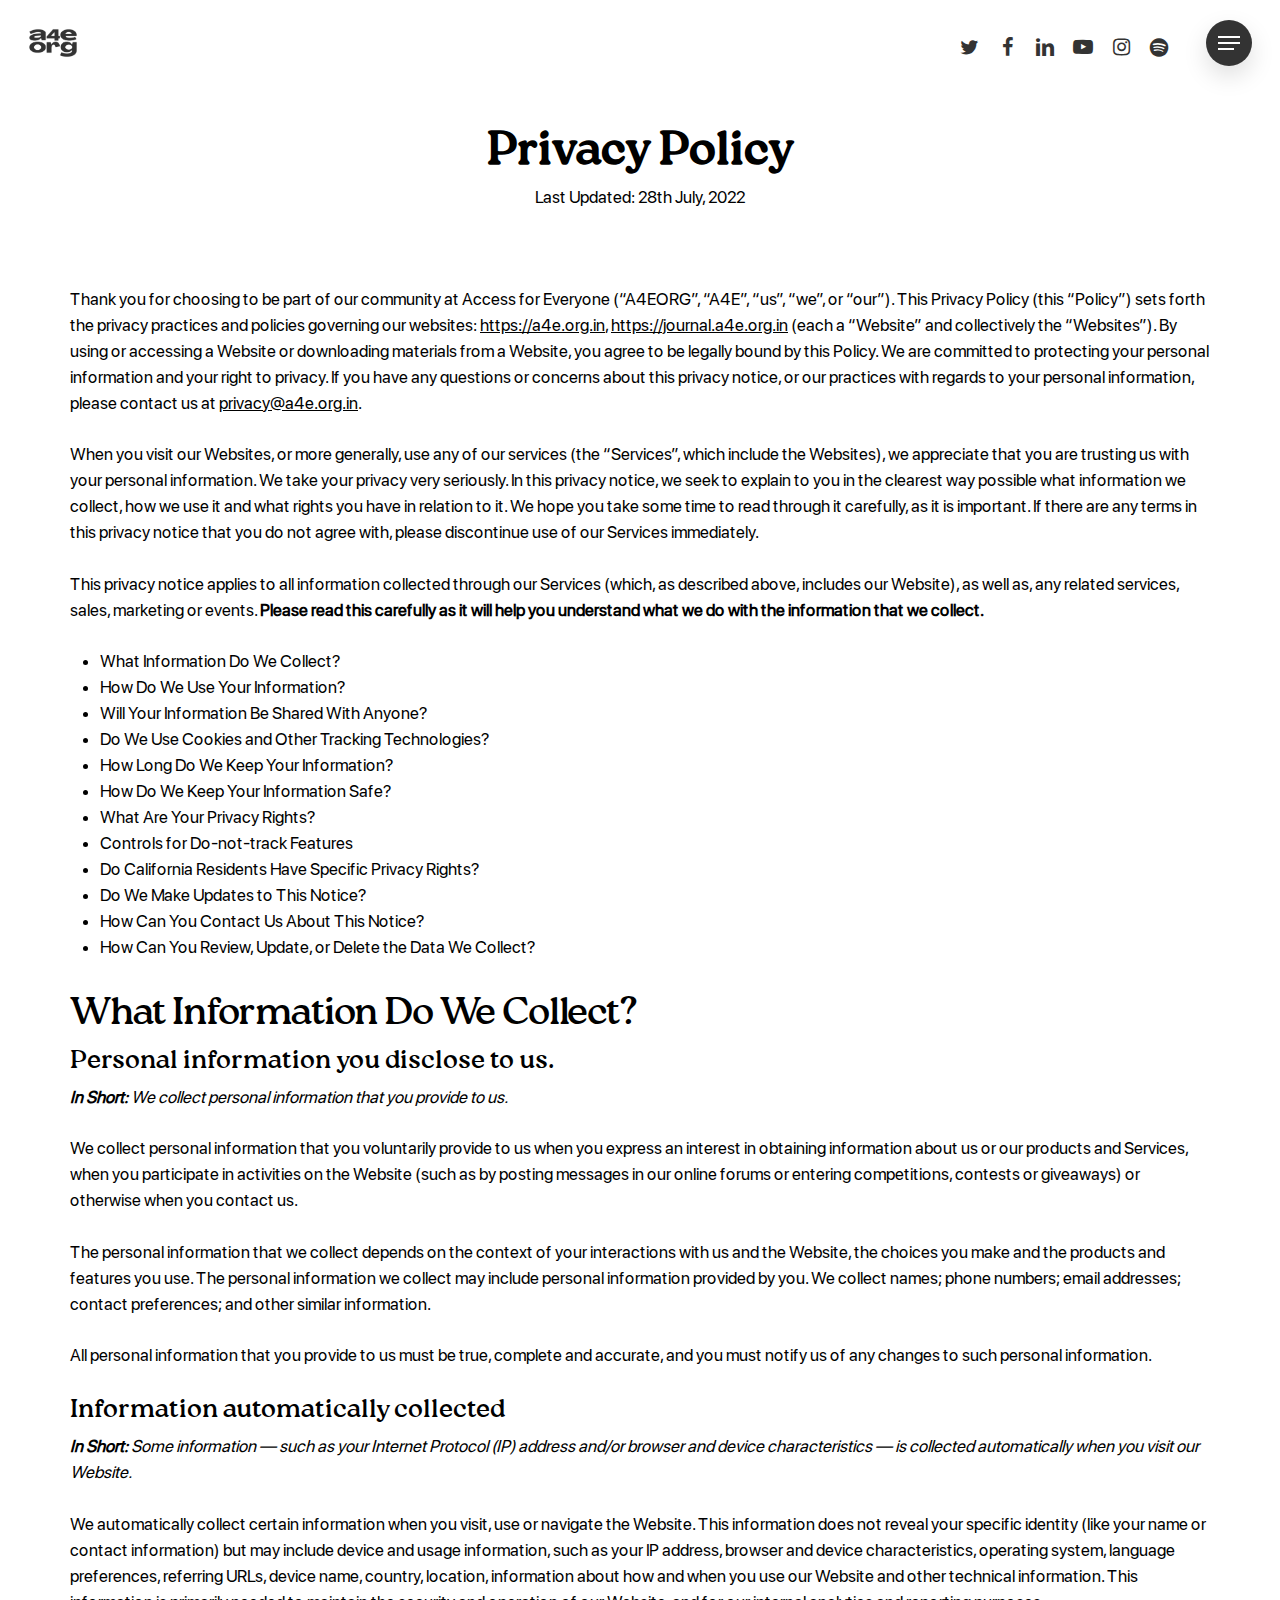
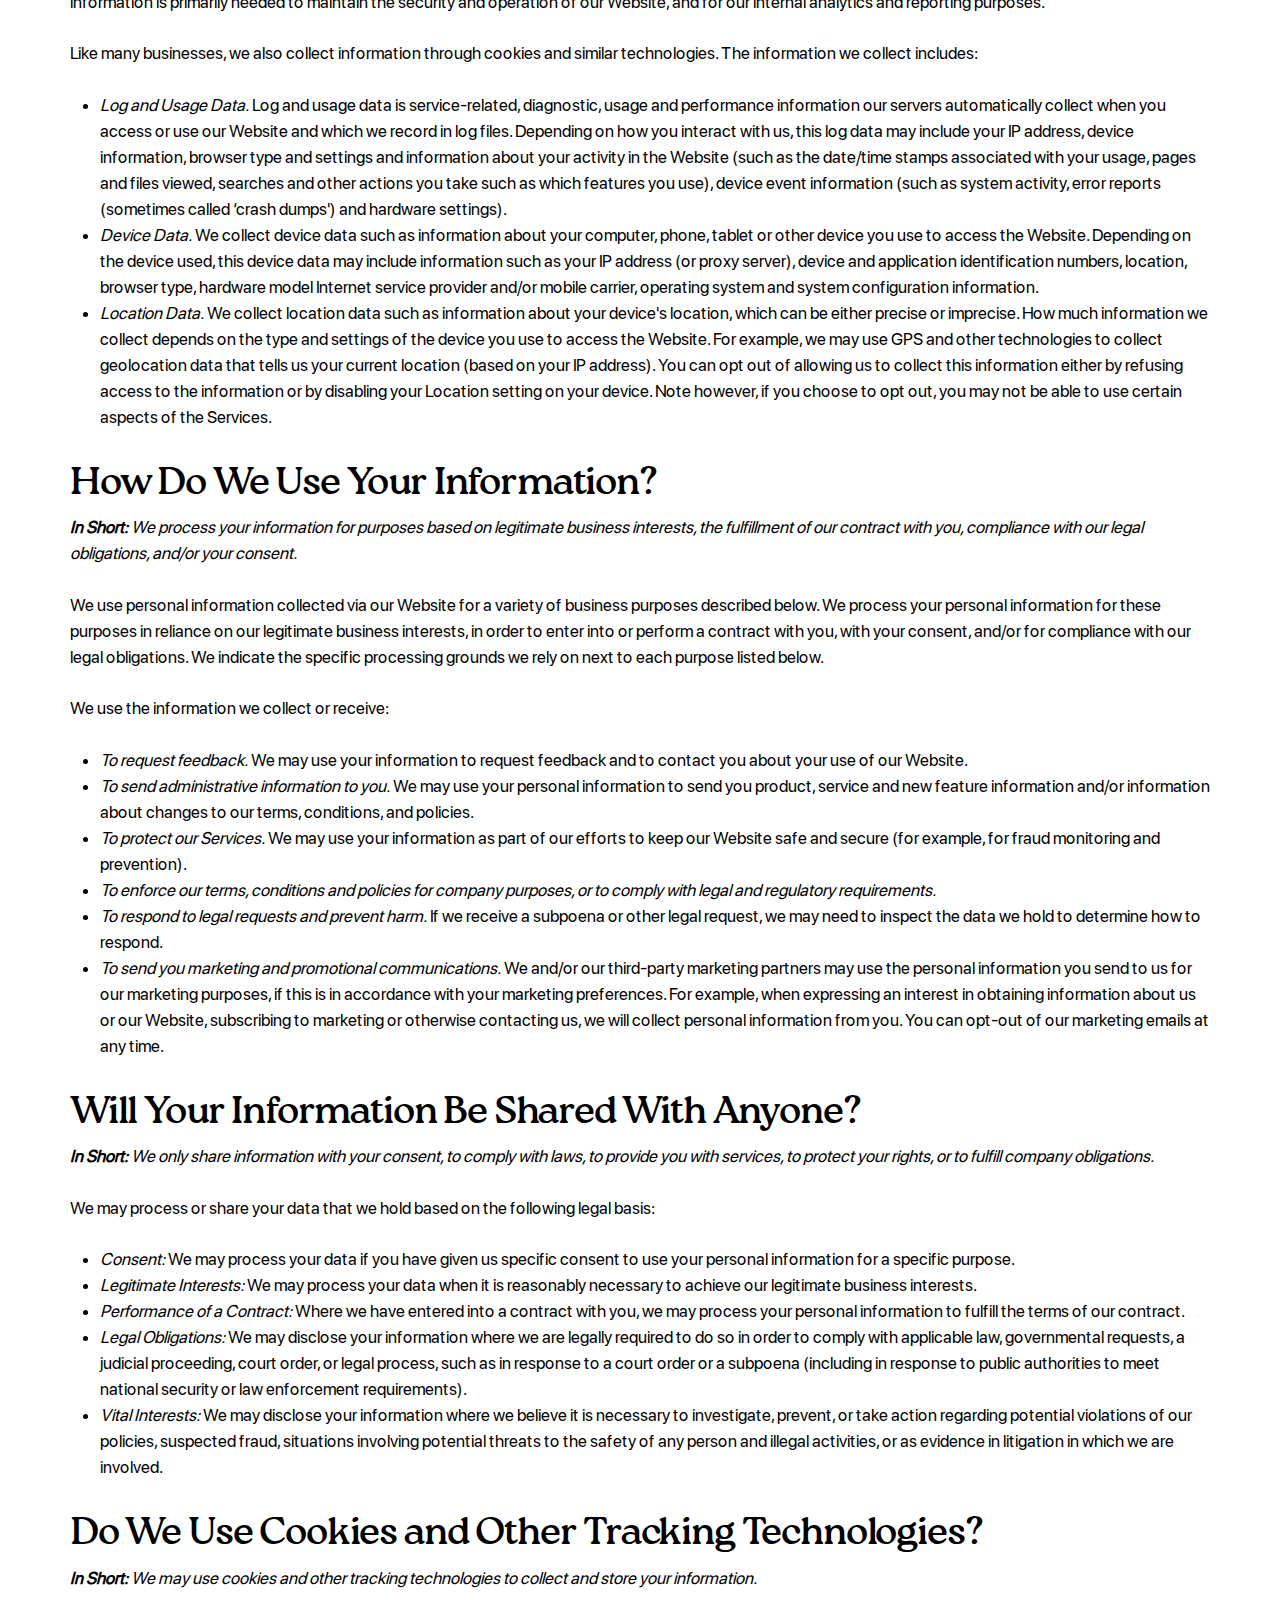
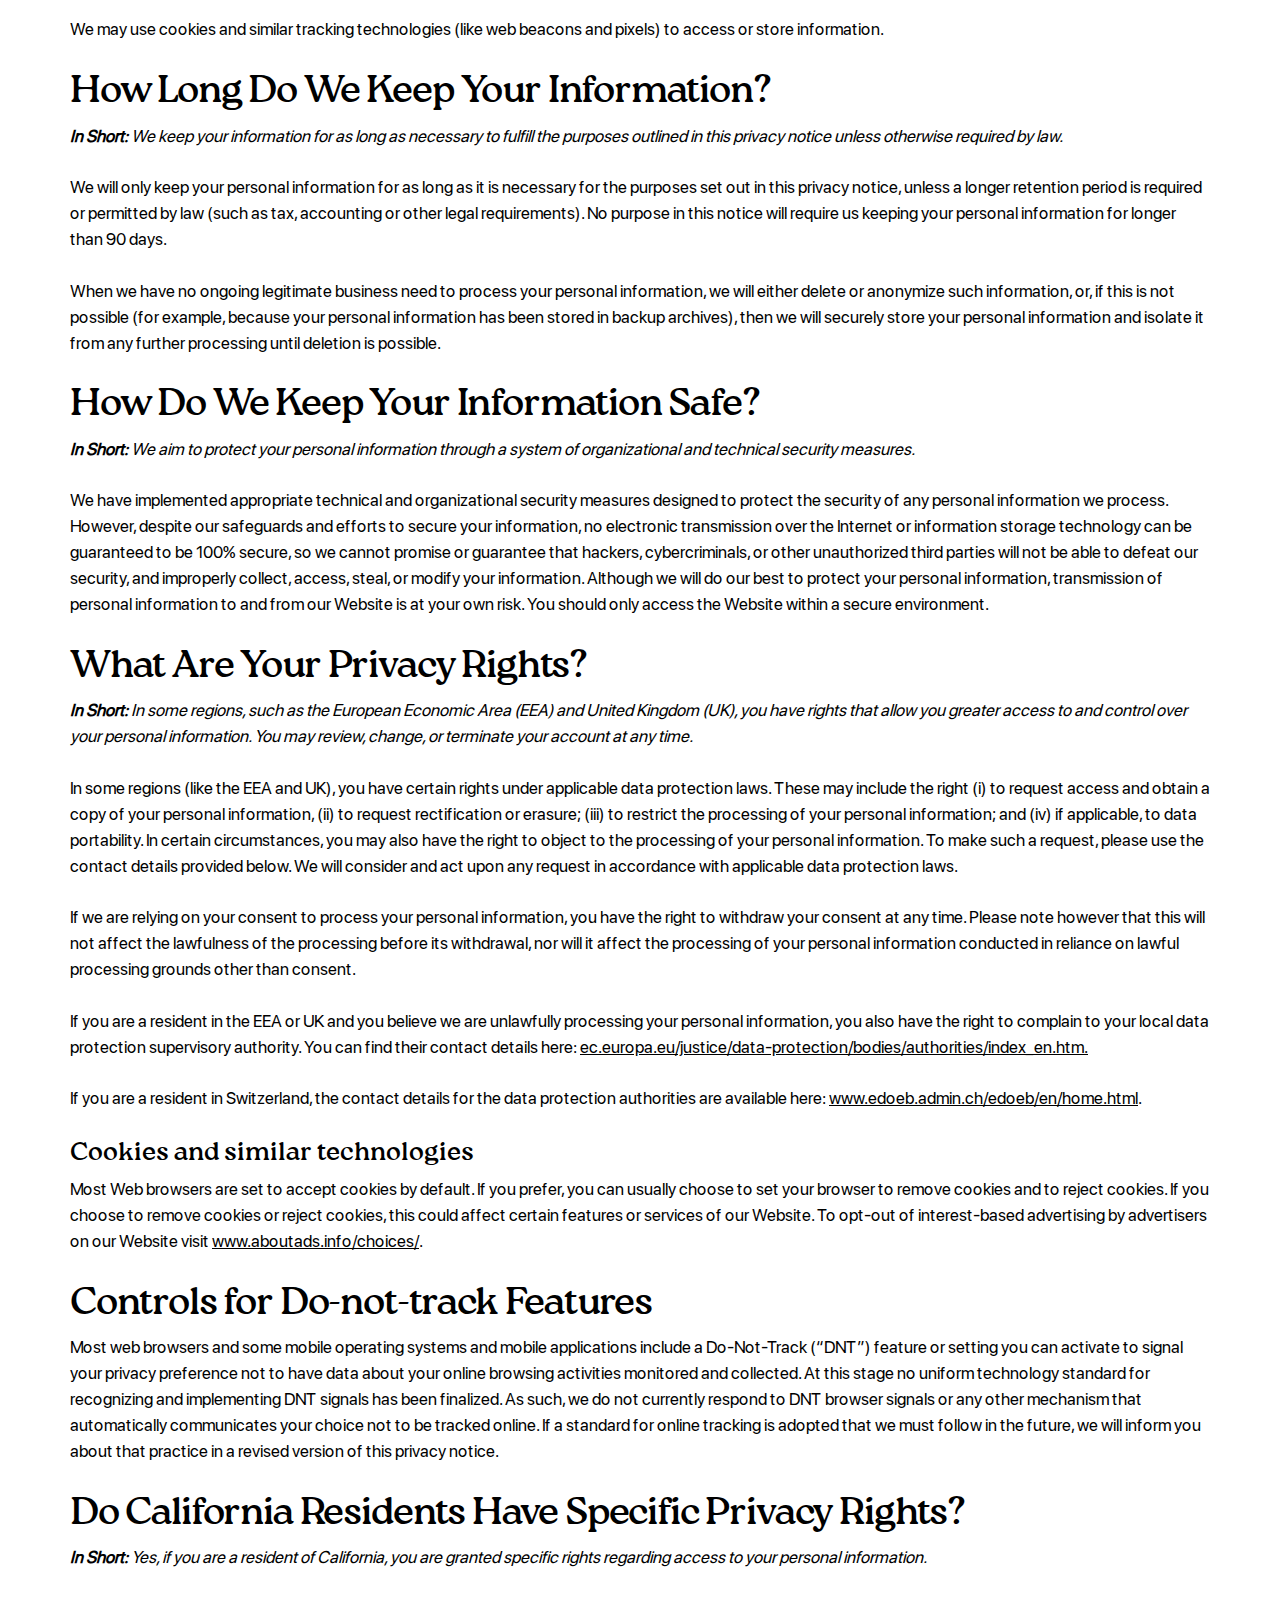
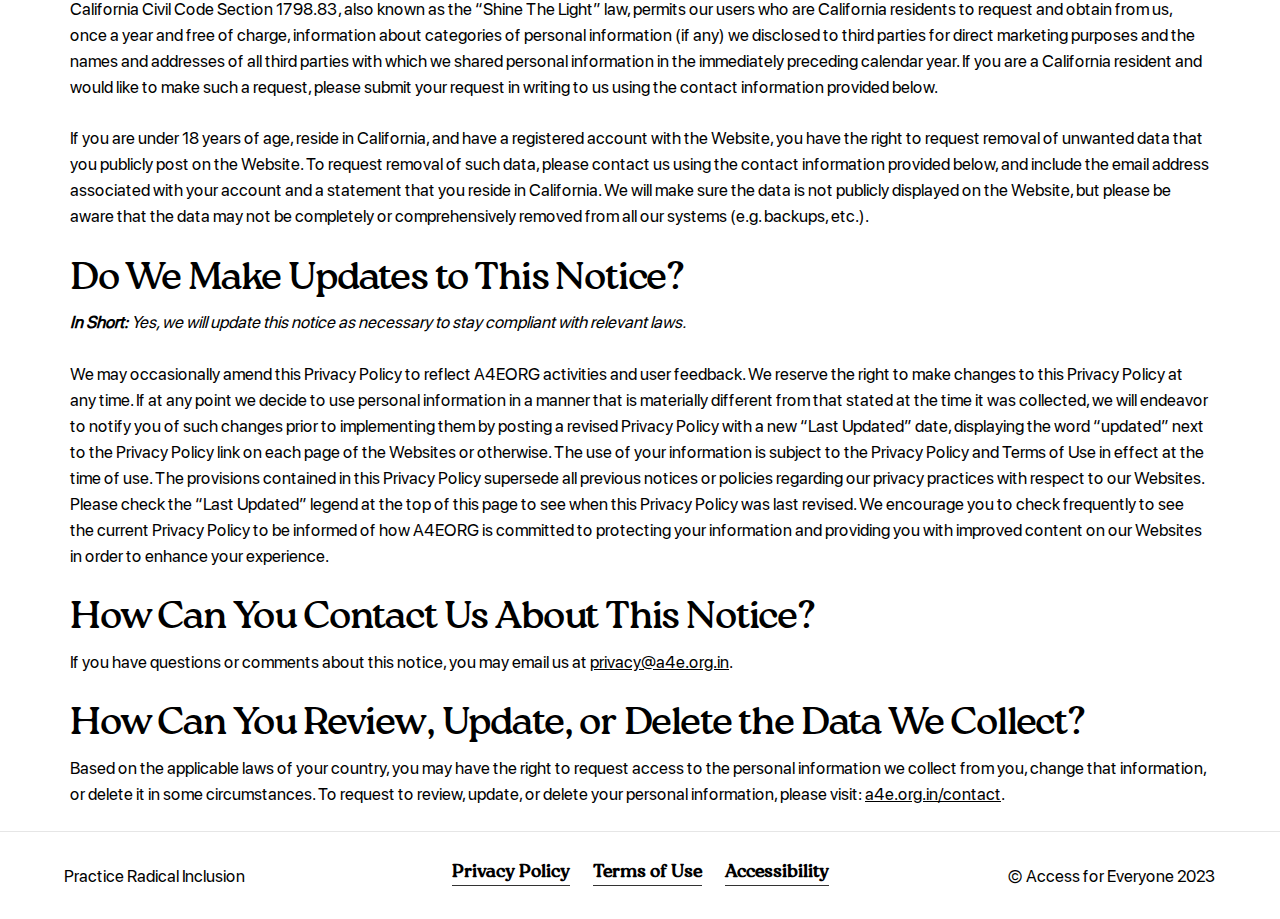
<file: privacy-policy.html>
<!DOCTYPE html>
<html lang="en" class="js">
    <head>
        <meta charset="UTF-8">
        <meta name="viewport" content="width=device-width, initial-scale=1, maximum-scale=1, user-scalable=0">
        <title>Privacy Policy | Access for Everyone</title>
        <meta name="description" content="We prioritize privacy that works for everyone. It's a responsibility that comes with advocating for an inclusive and accessible world.">
        <meta name="robots" content="noindex, max-snippet:-1, max-image-preview:large, max-video-preview:-1">
        <meta name="google-site-verification" content="pIZFIYYTchD-QRS7JWMzdHAIeugf9Qmeuxp33M4mfCU">
        <meta name="p:domain_verify" content="65c92ec96d9dc990aa23a69af8395223">
        <link rel="canonical" href="https://a4e.org.in/privacy-policy">
        <meta property="og:locale" content="en_US">
        <meta property="og:site_name" content="Access for Everyone">
        <meta property="og:type" content="article">
        <meta property="og:title" content="Privacy Policy | Access for Everyone">
        <meta property="og:description" content="We prioritize privacy that works for everyone. It's a responsibility that comes with advocating for an inclusive and accessible world.">
        <meta property="og:url" content="https://a4e.org.in/privacy-policy">
        <meta property="og:image" content="assets/images/home-header.webp">
        <meta property="og:image:secure_url" content="assets/images/home-header.webp">
        <meta property="og:image:width" content="666">
        <meta property="og:image:height" content="1000">
        <meta property="article:published_time" content="2022-07-01T06:30:48+00:00">
        <meta property="article:modified_time" content="2022-11-27T06:23:24+00:00">
        <meta property="article:publisher" content="https://www.facebook.com/a4eorg/">
        <meta name="twitter:card" content="summary_large_image">
        <meta name="twitter:site" content="@a4eorg">
        <meta name="twitter:title" content="Privacy Policy | Access for Everyone">
        <meta name="twitter:description" content="We prioritize privacy that works for everyone. It's a responsibility that comes with advocating for an inclusive and accessible world.">
        <meta name="twitter:creator" content="@a4eorg">
        <meta name="twitter:image" content="assets/images/home-header.webp">
        <link rel="stylesheet" id="wp-block-library-css" href="assets/css/style.min.css" type="text/css" media="all">
        <style id="classic-theme-styles-inline-css" type="text/css">
            /*! This file is auto-generated */
            .wp-block-button__link {
                color: #fff;
                background-color: #32373c;
                border-radius: 9999px;
                box-shadow: none;
                text-decoration: none;
                padding: calc(.667em + 2px) calc(1.333em + 2px);
                font-size: 1.125em
            }

            .wp-block-file__button {
                background: #32373c;
                color: #fff;
                text-decoration: none
            }
        </style>
        <style id="global-styles-inline-css" type="text/css">
            body {
                --wp--preset--color--black: #000000;
                --wp--preset--color--cyan-bluish-gray: #abb8c3;
                --wp--preset--color--white: #ffffff;
                --wp--preset--color--pale-pink: #f78da7;
                --wp--preset--color--vivid-red: #cf2e2e;
                --wp--preset--color--luminous-vivid-orange: #ff6900;
                --wp--preset--color--luminous-vivid-amber: #fcb900;
                --wp--preset--color--light-green-cyan: #7bdcb5;
                --wp--preset--color--vivid-green-cyan: #00d084;
                --wp--preset--color--pale-cyan-blue: #8ed1fc;
                --wp--preset--color--vivid-cyan-blue: #0693e3;
                --wp--preset--color--vivid-purple: #9b51e0;
                --wp--preset--gradient--vivid-cyan-blue-to-vivid-purple: linear-gradient(135deg, rgba(6, 147, 227, 1) 0%, rgb(155, 81, 224) 100%);
                --wp--preset--gradient--light-green-cyan-to-vivid-green-cyan: linear-gradient(135deg, rgb(122, 220, 180) 0%, rgb(0, 208, 130) 100%);
                --wp--preset--gradient--luminous-vivid-amber-to-luminous-vivid-orange: linear-gradient(135deg, rgba(252, 185, 0, 1) 0%, rgba(255, 105, 0, 1) 100%);
                --wp--preset--gradient--luminous-vivid-orange-to-vivid-red: linear-gradient(135deg, rgba(255, 105, 0, 1) 0%, rgb(207, 46, 46) 100%);
                --wp--preset--gradient--very-light-gray-to-cyan-bluish-gray: linear-gradient(135deg, rgb(238, 238, 238) 0%, rgb(169, 184, 195) 100%);
                --wp--preset--gradient--cool-to-warm-spectrum: linear-gradient(135deg, rgb(74, 234, 220) 0%, rgb(151, 120, 209) 20%, rgb(207, 42, 186) 40%, rgb(238, 44, 130) 60%, rgb(251, 105, 98) 80%, rgb(254, 248, 76) 100%);
                --wp--preset--gradient--blush-light-purple: linear-gradient(135deg, rgb(255, 206, 236) 0%, rgb(152, 150, 240) 100%);
                --wp--preset--gradient--blush-bordeaux: linear-gradient(135deg, rgb(254, 205, 165) 0%, rgb(254, 45, 45) 50%, rgb(107, 0, 62) 100%);
                --wp--preset--gradient--luminous-dusk: linear-gradient(135deg, rgb(255, 203, 112) 0%, rgb(199, 81, 192) 50%, rgb(65, 88, 208) 100%);
                --wp--preset--gradient--pale-ocean: linear-gradient(135deg, rgb(255, 245, 203) 0%, rgb(182, 227, 212) 50%, rgb(51, 167, 181) 100%);
                --wp--preset--gradient--electric-grass: linear-gradient(135deg, rgb(202, 248, 128) 0%, rgb(113, 206, 126) 100%);
                --wp--preset--gradient--midnight: linear-gradient(135deg, rgb(2, 3, 129) 0%, rgb(40, 116, 252) 100%);
                --wp--preset--font-size--small: 13px;
                --wp--preset--font-size--medium: 20px;
                --wp--preset--font-size--large: 36px;
                --wp--preset--font-size--x-large: 42px;
                --wp--preset--spacing--20: 0.44rem;
                --wp--preset--spacing--30: 0.67rem;
                --wp--preset--spacing--40: 1rem;
                --wp--preset--spacing--50: 1.5rem;
                --wp--preset--spacing--60: 2.25rem;
                --wp--preset--spacing--70: 3.38rem;
                --wp--preset--spacing--80: 5.06rem;
                --wp--preset--shadow--natural: 6px 6px 9px rgba(0, 0, 0, 0.2);
                --wp--preset--shadow--deep: 12px 12px 50px rgba(0, 0, 0, 0.4);
                --wp--preset--shadow--sharp: 6px 6px 0px rgba(0, 0, 0, 0.2);
                --wp--preset--shadow--outlined: 6px 6px 0px -3px rgba(255, 255, 255, 1), 6px 6px rgba(0, 0, 0, 1);
                --wp--preset--shadow--crisp: 6px 6px 0px rgba(0, 0, 0, 1);
            }

            :where(.is-layout-flex) {
                gap: 0.5em;
            }

            :where(.is-layout-grid) {
                gap: 0.5em;
            }

            body .is-layout-flow>.alignleft {
                float: left;
                margin-inline-start: 0;
                margin-inline-end: 2em;
            }

            body .is-layout-flow>.alignright {
                float: right;
                margin-inline-start: 2em;
                margin-inline-end: 0;
            }

            body .is-layout-flow>.aligncenter {
                margin-left: auto !important;
                margin-right: auto !important;
            }

            body .is-layout-constrained>.alignleft {
                float: left;
                margin-inline-start: 0;
                margin-inline-end: 2em;
            }

            body .is-layout-constrained>.alignright {
                float: right;
                margin-inline-start: 2em;
                margin-inline-end: 0;
            }

            body .is-layout-constrained>.aligncenter {
                margin-left: auto !important;
                margin-right: auto !important;
            }

            body .is-layout-constrained> :where(:not(.alignleft):not(.alignright):not(.alignfull)) {
                max-width: var(--wp--style--global--content-size);
                margin-left: auto !important;
                margin-right: auto !important;
            }

            body .is-layout-constrained>.alignwide {
                max-width: var(--wp--style--global--wide-size);
            }

            body .is-layout-flex {
                display: flex;
            }

            body .is-layout-flex {
                flex-wrap: wrap;
                align-items: center;
            }

            body .is-layout-flex>* {
                margin: 0;
            }

            body .is-layout-grid {
                display: grid;
            }

            body .is-layout-grid>* {
                margin: 0;
            }

            :where(.wp-block-columns.is-layout-flex) {
                gap: 2em;
            }

            :where(.wp-block-columns.is-layout-grid) {
                gap: 2em;
            }

            :where(.wp-block-post-template.is-layout-flex) {
                gap: 1.25em;
            }

            :where(.wp-block-post-template.is-layout-grid) {
                gap: 1.25em;
            }

            .has-black-color {
                color: var(--wp--preset--color--black) !important;
            }

            .has-cyan-bluish-gray-color {
                color: var(--wp--preset--color--cyan-bluish-gray) !important;
            }

            .has-white-color {
                color: var(--wp--preset--color--white) !important;
            }

            .has-pale-pink-color {
                color: var(--wp--preset--color--pale-pink) !important;
            }

            .has-vivid-red-color {
                color: var(--wp--preset--color--vivid-red) !important;
            }

            .has-luminous-vivid-orange-color {
                color: var(--wp--preset--color--luminous-vivid-orange) !important;
            }

            .has-luminous-vivid-amber-color {
                color: var(--wp--preset--color--luminous-vivid-amber) !important;
            }

            .has-light-green-cyan-color {
                color: var(--wp--preset--color--light-green-cyan) !important;
            }

            .has-vivid-green-cyan-color {
                color: var(--wp--preset--color--vivid-green-cyan) !important;
            }

            .has-pale-cyan-blue-color {
                color: var(--wp--preset--color--pale-cyan-blue) !important;
            }

            .has-vivid-cyan-blue-color {
                color: var(--wp--preset--color--vivid-cyan-blue) !important;
            }

            .has-vivid-purple-color {
                color: var(--wp--preset--color--vivid-purple) !important;
            }

            .has-black-background-color {
                background-color: var(--wp--preset--color--black) !important;
            }

            .has-cyan-bluish-gray-background-color {
                background-color: var(--wp--preset--color--cyan-bluish-gray) !important;
            }

            .has-white-background-color {
                background-color: var(--wp--preset--color--white) !important;
            }

            .has-pale-pink-background-color {
                background-color: var(--wp--preset--color--pale-pink) !important;
            }

            .has-vivid-red-background-color {
                background-color: var(--wp--preset--color--vivid-red) !important;
            }

            .has-luminous-vivid-orange-background-color {
                background-color: var(--wp--preset--color--luminous-vivid-orange) !important;
            }

            .has-luminous-vivid-amber-background-color {
                background-color: var(--wp--preset--color--luminous-vivid-amber) !important;
            }

            .has-light-green-cyan-background-color {
                background-color: var(--wp--preset--color--light-green-cyan) !important;
            }

            .has-vivid-green-cyan-background-color {
                background-color: var(--wp--preset--color--vivid-green-cyan) !important;
            }

            .has-pale-cyan-blue-background-color {
                background-color: var(--wp--preset--color--pale-cyan-blue) !important;
            }

            .has-vivid-cyan-blue-background-color {
                background-color: var(--wp--preset--color--vivid-cyan-blue) !important;
            }

            .has-vivid-purple-background-color {
                background-color: var(--wp--preset--color--vivid-purple) !important;
            }

            .has-black-border-color {
                border-color: var(--wp--preset--color--black) !important;
            }

            .has-cyan-bluish-gray-border-color {
                border-color: var(--wp--preset--color--cyan-bluish-gray) !important;
            }

            .has-white-border-color {
                border-color: var(--wp--preset--color--white) !important;
            }

            .has-pale-pink-border-color {
                border-color: var(--wp--preset--color--pale-pink) !important;
            }

            .has-vivid-red-border-color {
                border-color: var(--wp--preset--color--vivid-red) !important;
            }

            .has-luminous-vivid-orange-border-color {
                border-color: var(--wp--preset--color--luminous-vivid-orange) !important;
            }

            .has-luminous-vivid-amber-border-color {
                border-color: var(--wp--preset--color--luminous-vivid-amber) !important;
            }

            .has-light-green-cyan-border-color {
                border-color: var(--wp--preset--color--light-green-cyan) !important;
            }

            .has-vivid-green-cyan-border-color {
                border-color: var(--wp--preset--color--vivid-green-cyan) !important;
            }

            .has-pale-cyan-blue-border-color {
                border-color: var(--wp--preset--color--pale-cyan-blue) !important;
            }

            .has-vivid-cyan-blue-border-color {
                border-color: var(--wp--preset--color--vivid-cyan-blue) !important;
            }

            .has-vivid-purple-border-color {
                border-color: var(--wp--preset--color--vivid-purple) !important;
            }

            .has-vivid-cyan-blue-to-vivid-purple-gradient-background {
                background: var(--wp--preset--gradient--vivid-cyan-blue-to-vivid-purple) !important;
            }

            .has-light-green-cyan-to-vivid-green-cyan-gradient-background {
                background: var(--wp--preset--gradient--light-green-cyan-to-vivid-green-cyan) !important;
            }

            .has-luminous-vivid-amber-to-luminous-vivid-orange-gradient-background {
                background: var(--wp--preset--gradient--luminous-vivid-amber-to-luminous-vivid-orange) !important;
            }

            .has-luminous-vivid-orange-to-vivid-red-gradient-background {
                background: var(--wp--preset--gradient--luminous-vivid-orange-to-vivid-red) !important;
            }

            .has-very-light-gray-to-cyan-bluish-gray-gradient-background {
                background: var(--wp--preset--gradient--very-light-gray-to-cyan-bluish-gray) !important;
            }

            .has-cool-to-warm-spectrum-gradient-background {
                background: var(--wp--preset--gradient--cool-to-warm-spectrum) !important;
            }

            .has-blush-light-purple-gradient-background {
                background: var(--wp--preset--gradient--blush-light-purple) !important;
            }

            .has-blush-bordeaux-gradient-background {
                background: var(--wp--preset--gradient--blush-bordeaux) !important;
            }

            .has-luminous-dusk-gradient-background {
                background: var(--wp--preset--gradient--luminous-dusk) !important;
            }

            .has-pale-ocean-gradient-background {
                background: var(--wp--preset--gradient--pale-ocean) !important;
            }

            .has-electric-grass-gradient-background {
                background: var(--wp--preset--gradient--electric-grass) !important;
            }

            .has-midnight-gradient-background {
                background: var(--wp--preset--gradient--midnight) !important;
            }

            .has-small-font-size {
                font-size: var(--wp--preset--font-size--small) !important;
            }

            .has-medium-font-size {
                font-size: var(--wp--preset--font-size--medium) !important;
            }

            .has-large-font-size {
                font-size: var(--wp--preset--font-size--large) !important;
            }

            .has-x-large-font-size {
                font-size: var(--wp--preset--font-size--x-large) !important;
            }

            .wp-block-navigation a:where(:not(.wp-element-button)) {
                color: inherit;
            }

            :where(.wp-block-post-template.is-layout-flex) {
                gap: 1.25em;
            }

            :where(.wp-block-post-template.is-layout-grid) {
                gap: 1.25em;
            }

            :where(.wp-block-columns.is-layout-flex) {
                gap: 2em;
            }

            :where(.wp-block-columns.is-layout-grid) {
                gap: 2em;
            }

            .wp-block-pullquote {
                font-size: 1.5em;
                line-height: 1.6;
            }
        </style>
        <link rel="stylesheet" id="main-css" href="assets/css/main.css" type="text/css" media="all">
        <link rel="stylesheet" id="contact-form-7-css" href="assets/css/styles.css" type="text/css" media="all">
        <link rel="stylesheet" id="salient-grid-system-css" href="assets/css/grid-system.css" type="text/css" media="all">
        <link rel="stylesheet" id="main-styles-css" href="assets/css/style_1.css" type="text/css" media="all">
        <style id="main-styles-inline-css" type="text/css">
            html:not(.page-trans-loaded) {
                background-color: #ffffff;
            }
        </style>
        <link rel="stylesheet" id="nectar-header-perma-transparent-css" href="assets/css/header-perma-transparent.css" type="text/css" media="all">
        <link rel="stylesheet" id="responsive-css" href="assets/css/responsive.css" type="text/css" media="all">
        <link rel="stylesheet" id="select2-css" href="assets/css/select2.css" type="text/css" media="all">
        <link rel="stylesheet" id="skin-material-css" href="assets/css/skin-material.css" type="text/css" media="all">
        <link rel="stylesheet" id="salient-wp-menu-dynamic-css" href="assets/css/menu-dynamic.css" type="text/css" media="all">
        <link rel="stylesheet" id="dynamic-css-css" href="assets/css/salient-dynamic-styles.css" type="text/css" media="all">
        <style id="dynamic-css-inline-css" type="text/css">
            #header-space {
                background-color: #ffffff
            }

            @media only screen and (min-width:1000px) {
                body #ajax-content-wrap.no-scroll {
                    min-height: calc(100vh - 86px);
                    height: calc(100vh - 86px) !important;
                }
            }

            @media only screen and (min-width:1000px) {

                #page-header-wrap.fullscreen-header,
                #page-header-wrap.fullscreen-header #page-header-bg,
                html:not(.nectar-box-roll-loaded) .nectar-box-roll>#page-header-bg.fullscreen-header,
                .nectar_fullscreen_zoom_recent_projects,
                #nectar_fullscreen_rows:not(.afterLoaded)>div {
                    height: calc(100vh - 85px);
                }

                .wpb_row.vc_row-o-full-height.top-level,
                .wpb_row.vc_row-o-full-height.top-level>.col.span_12 {
                    min-height: calc(100vh - 85px);
                }

                html:not(.nectar-box-roll-loaded) .nectar-box-roll>#page-header-bg.fullscreen-header {
                    top: 86px;
                }

                .nectar-slider-wrap[data-fullscreen="true"]:not(.loaded),
                .nectar-slider-wrap[data-fullscreen="true"]:not(.loaded) .swiper-container {
                    height: calc(100vh - 84px) !important;
                }

                .admin-bar .nectar-slider-wrap[data-fullscreen="true"]:not(.loaded),
                .admin-bar .nectar-slider-wrap[data-fullscreen="true"]:not(.loaded) .swiper-container {
                    height: calc(100vh - 84px - 32px) !important;
                }
            }

            @media only screen and (max-width:999px) {
                .using-mobile-browser #nectar_fullscreen_rows:not(.afterLoaded):not([data-mobile-disable="on"])>div {
                    height: calc(100vh - 100px);
                }

                .using-mobile-browser .wpb_row.vc_row-o-full-height.top-level,
                .using-mobile-browser .wpb_row.vc_row-o-full-height.top-level>.col.span_12,
                [data-permanent-transparent="1"].using-mobile-browser .wpb_row.vc_row-o-full-height.top-level,
                [data-permanent-transparent="1"].using-mobile-browser .wpb_row.vc_row-o-full-height.top-level>.col.span_12 {
                    min-height: calc(100vh - 100px);
                }

                html:not(.nectar-box-roll-loaded) .nectar-box-roll>#page-header-bg.fullscreen-header,
                .nectar_fullscreen_zoom_recent_projects,
                .nectar-slider-wrap[data-fullscreen="true"]:not(.loaded),
                .nectar-slider-wrap[data-fullscreen="true"]:not(.loaded) .swiper-container,
                #nectar_fullscreen_rows:not(.afterLoaded):not([data-mobile-disable="on"])>div {
                    height: calc(100vh - 47px);
                }

                .wpb_row.vc_row-o-full-height.top-level,
                .wpb_row.vc_row-o-full-height.top-level>.col.span_12 {
                    min-height: calc(100vh - 47px);
                }

                body[data-transparent-header="false"] #ajax-content-wrap.no-scroll {
                    min-height: calc(100vh - 47px);
                    height: calc(100vh - 47px);
                }
            }

            .nectar-shape-divider-wrap {
                position: absolute;
                top: auto;
                bottom: 0;
                left: 0;
                right: 0;
                width: 100%;
                height: 150px;
                z-index: 3;
                transform: translateZ(0);
            }

            .post-area.span_9 .nectar-shape-divider-wrap {
                overflow: hidden;
            }

            .nectar-shape-divider-wrap[data-front="true"] {
                z-index: 50;
            }

            .nectar-shape-divider-wrap[data-style="waves_opacity"] svg path:first-child {
                opacity: 0.6;
            }

            .nectar-shape-divider-wrap[data-style="curve_opacity"] svg path:nth-child(1),
            .nectar-shape-divider-wrap[data-style="waves_opacity_alt"] svg path:nth-child(1) {
                opacity: 0.15;
            }

            .nectar-shape-divider-wrap[data-style="curve_opacity"] svg path:nth-child(2),
            .nectar-shape-divider-wrap[data-style="waves_opacity_alt"] svg path:nth-child(2) {
                opacity: 0.3;
            }

            .nectar-shape-divider {
                width: 100%;
                left: 0;
                bottom: -1px;
                height: 100%;
                position: absolute;
            }

            .nectar-shape-divider-wrap.no-color .nectar-shape-divider {
                fill: #fff;
            }

            @media only screen and (max-width:999px) {
                .nectar-shape-divider-wrap:not([data-using-percent-val="true"]) .nectar-shape-divider {
                    height: 75%;
                }

                .nectar-shape-divider-wrap[data-style="clouds"]:not([data-using-percent-val="true"]) .nectar-shape-divider {
                    height: 55%;
                }
            }

            @media only screen and (max-width:690px) {
                .nectar-shape-divider-wrap:not([data-using-percent-val="true"]) .nectar-shape-divider {
                    height: 33%;
                }

                .nectar-shape-divider-wrap[data-style="clouds"]:not([data-using-percent-val="true"]) .nectar-shape-divider {
                    height: 33%;
                }
            }

            #ajax-content-wrap .nectar-shape-divider-wrap[data-height="1"] .nectar-shape-divider,
            #ajax-content-wrap .nectar-shape-divider-wrap[data-height="1px"] .nectar-shape-divider {
                height: 1px;
            }

            .nectar-shape-divider-wrap[data-position="top"] {
                top: -1px;
                bottom: auto;
            }

            .nectar-shape-divider-wrap[data-position="top"] {
                transform: rotate(180deg)
            }

            #ajax-content-wrap .vc_row.left_padding_5pct .row_col_wrap_12 {
                padding-left: 5%;
            }

            #ajax-content-wrap .vc_row.right_padding_5pct .row_col_wrap_12 {
                padding-right: 5%;
            }

            @media only screen and (max-width:999px) {
                .vc_row.top_padding_tablet_4pct {
                    padding-top: 4% !important;
                }
            }

            @media only screen and (max-width:999px) {
                .vc_row.bottom_padding_tablet_4pct {
                    padding-bottom: 4% !important;
                }
            }

            @media only screen and (max-width:999px) {

                .wpb_column.force-tablet-text-align-left,
                .wpb_column.force-tablet-text-align-left .col {
                    text-align: left !important;
                }

                .wpb_column.force-tablet-text-align-right,
                .wpb_column.force-tablet-text-align-right .col {
                    text-align: right !important;
                }

                .wpb_column.force-tablet-text-align-center,
                .wpb_column.force-tablet-text-align-center .col,
                .wpb_column.force-tablet-text-align-center .vc_custom_heading,
                .wpb_column.force-tablet-text-align-center .nectar-cta {
                    text-align: center !important;
                }

                .wpb_column.force-tablet-text-align-center .img-with-aniamtion-wrap img {
                    display: inline-block;
                }
            }

            .wpb_column.el_spacing_0px>.vc_column-inner>.wpb_wrapper>div:not(:last-child) {
                margin-bottom: 0;
            }

            @media only screen and (max-width:999px) {
                .wpb_column.top_margin_tablet_10px {
                    margin-top: 10px !important;
                }
            }

            @media only screen and (max-width:999px) {
                .wpb_column.bottom_margin_tablet_10px {
                    margin-bottom: 10px !important;
                }
            }

            @media only screen and (max-width:999px) {
                .nectar-cta.display_tablet_inherit {
                    display: inherit;
                }
            }

            @media only screen and (max-width:690px) {
                .nectar-cta.display_phone_inherit {
                    display: inherit;
                }
            }

            @media only screen and (max-width:690px) {

                .wpb_column.force-phone-text-align-left,
                .wpb_column.force-phone-text-align-left .col {
                    text-align: left !important;
                }

                .wpb_column.force-phone-text-align-right,
                .wpb_column.force-phone-text-align-right .col {
                    text-align: right !important;
                }

                .wpb_column.force-phone-text-align-center,
                .wpb_column.force-phone-text-align-center .col,
                .wpb_column.force-phone-text-align-center .vc_custom_heading,
                .wpb_column.force-phone-text-align-center .nectar-cta {
                    text-align: center !important;
                }

                .wpb_column.force-phone-text-align-center .img-with-aniamtion-wrap img {
                    display: inline-block;
                }
            }

            @media only screen and (max-width:690px) {
                .vc_row.bottom_padding_phone_8pct {
                    padding-bottom: 8% !important;
                }
            }

            @media only screen and (max-width:690px) {
                .vc_row.top_padding_phone_8pct {
                    padding-top: 8% !important;
                }
            }

            .screen-reader-text,
            .nectar-skip-to-content:not(:focus) {
                border: 0;
                clip: rect(1px, 1px, 1px, 1px);
                clip-path: inset(50%);
                height: 1px;
                margin: -1px;
                overflow: hidden;
                padding: 0;
                position: absolute !important;
                width: 1px;
                word-wrap: normal !important;
            }
        </style>
        <link rel="stylesheet" id="salient-child-style-css" href="assets/css/style.css" type="text/css" media="all">
        <link rel="stylesheet" id="redux-google-fonts-salient_redux-css" href="https://fonts.googleapis.com/css?family=SF+Pro+Display%3A400%2C300%2C500%2C700%7CCastoro%3A400&amp;display=swap&amp;ver=1670386933" type="text/css" media="all">
        <script type="text/javascript" src="assets/js/jquery.min.js" id="jquery-core-js"></script>
        <script type="text/javascript" src="assets/js/jquery-migrate.min.js" id="jquery-migrate-js"></script>
        <script type="text/javascript">
            var root = document.getElementsByTagName("html")[0];
            root.setAttribute("class", "js");
        </script>
        <link rel="icon" href="assets/images/favicon-100x100.png" sizes="32x32">
        <link rel="icon" href="assets/images/favicon-300x300.png" sizes="192x192">
        <link rel="apple-touch-icon" href="assets/images/favicon-300x300.png">
        <meta name="msapplication-TileImage" content="assets/images/favicon-300x300.png">
        <noscript>
            <style>
                .wpb_animate_when_almost_visible {
                    opacity: 1;
                }
            </style>
        </noscript>
    </head>
    <body class="privacy-policy page-template-default page page-id-3 material wpb-js-composer js-comp-ver-6.7.1 vc_responsive" data-footer-reveal="false" data-footer-reveal-shadow="none" data-header-format="default" data-body-border="off" data-boxed-style data-header-breakpoint="1000" data-dropdown-style="minimal" data-cae="easeOutQuart" data-cad="1500" data-megamenu-width="contained" data-aie="none" data-ls="fancybox" data-apte="standard" data-hhun="0" data-fancy-form-rcs="1" data-form-style="default" data-form-submit="regular" data-is="minimal" data-button-style="rounded_shadow" data-user-account-button="false" data-flex-cols="true" data-col-gap="50px" data-header-inherit-rc="false" data-header-search="false" data-animated-anchors="true" data-ajax-transitions="true" data-full-width-header="true" data-slide-out-widget-area="true" data-slide-out-widget-area-style="slide-out-from-right" data-user-set-ocm="1" data-loading-animation="none" data-bg-header="false" data-responsive="1" data-ext-responsive="true" data-ext-padding="70" data-header-resize="0" data-header-color="custom" data-cart="false" data-remove-m-parallax data-remove-m-video-bgs data-m-animate="1" data-force-header-trans-color="light" data-smooth-scrolling="0" data-permanent-transparent="false" style="--scroll-bar-w: 12px">
        <script type="text/javascript">
            (function(window, document) {
                if (navigator.userAgent.match(/(Android|iPod|iPhone|iPad|BlackBerry|IEMobile|Opera Mini)/)) {
                    document.body.className += " using-mobile-browser mobile ";
                }
                if (!("ontouchstart" in window)) {
                    var body = document.querySelector("body");
                    var winW = window.innerWidth;
                    var bodyW = body.clientWidth;
                    if (winW > bodyW + 4) {
                        body.setAttribute("style", "--scroll-bar-w: " + (winW - bodyW - 4) + "px");
                    } else {
                        body.setAttribute("style", "--scroll-bar-w: 0px");
                    }
                }
            })(window, document);
        </script>
        <a href="#ajax-content-wrap" class="nectar-skip-to-content">Skip to main content</a>
        <div class="ocm-effect-wrap">
            <div class="ocm-effect-wrap-inner">
                <div id="ajax-loading-screen" data-disable-mobile="1" data-disable-fade-on-click="0" data-effect="standard" data-method="standard">
                    <div class="loading-icon none">
                        <div class="material-icon">
                            <div class="spinner">
                                <div class="right-side">
                                    <div class="bar"></div>
                                </div>
                                <div class="left-side">
                                    <div class="bar"></div>
                                </div>
                            </div>
                            <div class="spinner color-2">
                                <div class="right-side">
                                    <div class="bar"></div>
                                </div>
                                <div class="left-side">
                                    <div class="bar"></div>
                                </div>
                            </div>
                        </div>
                    </div>
                </div>
                <div id="header-space" data-header-mobile-fixed="1"></div>
                <div id="header-outer" data-has-menu="false" data-has-buttons="yes" data-header-button_style="shadow_hover_scale" data-using-pr-menu="false" data-mobile-fixed="1" data-ptnm="1" data-lhe="animated_underline" data-user-set-bg="#ffffff" data-format="default" data-permanent-transparent="false" data-megamenu-rt="0" data-remove-fixed="0" data-header-resize="0" data-cart="false" data-transparency-option data-box-shadow="none" data-shrink-num="6" data-using-secondary="0" data-using-logo="1" data-logo-height="30" data-m-logo-height="24" data-padding="28" data-full-width="true" data-condense="false">
                    <header id="top">
                        <div class="container">
                            <div class="row">
                                <div class="col span_3">
                                    <a id="logo" href="https://a4e.org.in" data-supplied-ml-starting-dark="false" data-supplied-ml-starting="false" data-supplied-ml="false">
                                        <img class="stnd skip-lazy default-logo" width="586" height="351" alt="Access for Everyone" src="assets/images/black-logo.webp" srcset="assets/images/black-logo.webp 1x, assets/images/black-logo%402x.webp 2x">
                                    </a>
                                </div>
                                <!--/span_3-->
                                <div class="col span_9 col_last">
                                    <div class="nectar-mobile-only mobile-header">
                                        <div class="inner"></div>
                                    </div>
                                    <div class="slide-out-widget-area-toggle mobile-icon slide-out-from-right" data-custom-color="true" data-icon-animation="simple-transform">
                                        <div>
                                            <a href="#sidewidgetarea" aria-label="Navigation Menu" aria-expanded="false" class="closed">
                                                <span class="screen-reader-text">Menu</span>
                                                <span aria-hidden="true">
                                                    <i class="lines-button x2">
                                                        <i class="lines"></i>
                                                    </i>
                                                </span>
                                            </a>
                                        </div>
                                    </div>
                                    <nav>
                                        <ul class="sf-menu">
                                            <li class="no-menu-assigned">
                                                <a href="#">No menu assigned</a>
                                            </li>
                                            <li id="social-in-menu" class="button_social_group">
                                                <a target="_blank" rel="noopener" href="https://twitter.com/a4eorg">
                                                    <span class="screen-reader-text">twitter</span>
                                                    <i class="fa fa-twitter" aria-hidden="true"></i>
                                                </a>
                                                <a target="_blank" rel="noopener" href="https://www.facebook.com/a4eorg/">
                                                    <span class="screen-reader-text">facebook</span>
                                                    <i class="fa fa-facebook" aria-hidden="true"></i>
                                                </a>
                                                <a target="_blank" rel="noopener" href="https://linkedin.com/company/a4eorg/">
                                                    <span class="screen-reader-text">linkedin</span>
                                                    <i class="fa fa-linkedin" aria-hidden="true"></i>
                                                </a>
                                                <a target="_blank" rel="noopener" href="https://www.youtube.com/channel/UCDQBm_8BnFmRJVtwVUQnAag">
                                                    <span class="screen-reader-text">youtube</span>
                                                    <i class="fa fa-youtube-play" aria-hidden="true"></i>
                                                </a>
                                                <a target="_blank" rel="noopener" href="https://www.instagram.com/a4eorg/">
                                                    <span class="screen-reader-text">instagram</span>
                                                    <i class="fa fa-instagram" aria-hidden="true"></i>
                                                </a>
                                                <a target="_blank" rel="noopener" href="https://open.spotify.com/user/31uhyqerkralyra6h4vrepj2kgym">
                                                    <span class="screen-reader-text">spotify</span>
                                                    <i class="icon-salient-spotify" aria-hidden="true"></i>
                                                </a>
                                            </li>
                                        </ul>
                                        <ul class="buttons sf-menu" data-user-set-ocm="1">
                                            <li class="slide-out-widget-area-toggle" data-icon-animation="simple-transform" data-custom-color="true">
                                                <div>
                                                    <a href="#sidewidgetarea" aria-label="Navigation Menu" aria-expanded="false" class="closed">
                                                        <span class="screen-reader-text">Menu</span>
                                                        <span aria-hidden="true">
                                                            <i class="lines-button x2">
                                                                <i class="lines"></i>
                                                            </i>
                                                        </span>
                                                    </a>
                                                </div>
                                            </li>
                                        </ul>
                                    </nav>
                                </div>
                                <!--/span_9-->
                            </div>
                            <!--/row-->
                        </div>
                        <!--/container-->
                    </header>
                </div>
                <div id="ajax-content-wrap">
                    <div class="container-wrap">
                        <div class="container main-content">
                            <div class="row">
                                <h1 class="has-text-align-center wp-block-heading">Privacy Policy</h1>
                                <p class="has-text-align-center">Last Updated: 28th July, 2022</p>
                                <div style="height:50px" aria-hidden="true" class="wp-block-spacer"></div>
                                <p>Thank you for choosing to be part of our community at Access for Everyone (“A4EORG”, “A4E”, “us”, “we”, or “our”). This Privacy Policy (this “Policy”) sets forth the privacy practices and policies governing our websites:  <a href="https://a4e.org.in">https://a4e.org.in</a>, <a href="https://journal.a4e.org.in">https://journal.a4e.org.in</a> (each a “Website” and collectively the “Websites”). By using or accessing a Website or downloading materials from a Website, you agree to be legally bound by this Policy. We are committed to protecting your personal information and your right to privacy. If you have any questions or concerns about this privacy notice, or our practices with regards to your personal information, please contact us at  <a href="mailto:privacy@a4e.org.in" data-type="mailto" data-id="mailto:privacy@a4e.org.in">privacy@a4e.org.in</a>. </p>
                                <p>When you visit our Websites, or more generally, use any of our services (the “Services”, which include the Websites), we appreciate that you are trusting us with your personal information. We take your privacy very seriously. In this privacy notice, we seek to explain to you in the clearest way possible what information we collect, how we use it and what rights you have in relation to it. We hope you take some time to read through it carefully, as it is important. If there are any terms in this privacy notice that you do not agree with, please discontinue use of our Services immediately.</p>
                                <p>This privacy notice applies to all information collected through our Services (which, as described above, includes our Website), as well as, any related services, sales, marketing or events.  <strong>Please read this carefully as it will help you understand what we do with the information that we collect.</strong>
                                </p>
                                <ul>
                                    <li>
                                        <span style="color: initial;">What Information Do We Collect?</span>
                                    </li>
                                    <li>How Do We Use Your Information?</li>
                                    <li>Will Your Information Be Shared With Anyone?</li>
                                    <li>Do We Use Cookies and Other Tracking Technologies?</li>
                                    <li>How Long Do We Keep Your Information?</li>
                                    <li>How Do We Keep Your Information Safe?</li>
                                    <li>What Are Your Privacy Rights?</li>
                                    <li>Controls for Do-not-track Features</li>
                                    <li>Do California Residents Have Specific Privacy Rights?</li>
                                    <li>Do We Make Updates to This Notice?</li>
                                    <li>How Can You Contact Us About This Notice?</li>
                                    <li>How Can You Review, Update, or Delete the Data We Collect?</li>
                                </ul>
                                <h2 class="wp-block-heading">What Information Do We Collect?</h2>
                                <h3 class="wp-block-heading">Personal information you disclose to us.</h3>
                                <p>
                                    <em>
                                        <strong>In Short:</strong> We collect personal information that you provide to us. </em>
                                </p>
                                <p>We collect personal information that you voluntarily provide to us when you express an interest in obtaining information about us or our products and Services, when you participate in activities on the Website (such as by posting messages in our online forums or entering competitions, contests or giveaways) or otherwise when you contact us.</p>
                                <p>The personal information that we collect depends on the context of your interactions with us and the Website, the choices you make and the products and features you use. The personal information we collect may include personal information provided by you. We collect names; phone numbers; email addresses; contact preferences; and other similar information.</p>
                                <p>All personal information that you provide to us must be true, complete and accurate, and you must notify us of any changes to such personal information.</p>
                                <h3 class="wp-block-heading">Information automatically collected</h3>
                                <p>
                                    <em>
                                        <strong>In Short:</strong> Some information — such as your Internet Protocol (IP) address and/or browser and device characteristics — is collected automatically when you visit our Website. </em>
                                </p>
                                <p>We automatically collect certain information when you visit, use or navigate the Website. This information does not reveal your specific identity (like your name or contact information) but may include device and usage information, such as your IP address, browser and device characteristics, operating system, language preferences, referring URLs, device name, country, location, information about how and when you use our Website and other technical information. This information is primarily needed to maintain the security and operation of our Website, and for our internal analytics and reporting purposes.</p>
                                <p>Like many businesses, we also collect information through cookies and similar technologies. The information we collect includes:</p>
                                <ul>
                                    <li>
                                        <em>Log and Usage Data.</em> Log and usage data is service-related, diagnostic, usage and performance information our servers automatically collect when you access or use our Website and which we record in log files. Depending on how you interact with us, this log data may include your IP address, device information, browser type and settings and information about your activity in the Website (such as the date/time stamps associated with your usage, pages and files viewed, searches and other actions you take such as which features you use), device event information (such as system activity, error reports (sometimes called ‘crash dumps') and hardware settings).
                                    </li>
                                    <li>
                                        <em>Device Data.</em> We collect device data such as information about your computer, phone, tablet or other device you use to access the Website. Depending on the device used, this device data may include information such as your IP address (or proxy server), device and application identification numbers, location, browser type, hardware model Internet service provider and/or mobile carrier, operating system and system configuration information.
                                    </li>
                                    <li>
                                        <em>Location Data.</em> We collect location data such as information about your device's location, which can be either precise or imprecise. How much information we collect depends on the type and settings of the device you use to access the Website. For example, we may use GPS and other technologies to collect geolocation data that tells us your current location (based on your IP address). You can opt out of allowing us to collect this information either by refusing access to the information or by disabling your Location setting on your device. Note however, if you choose to opt out, you may not be able to use certain aspects of the Services.
                                    </li>
                                </ul>
                                <h2 class="wp-block-heading">How Do We Use Your Information?</h2>
                                <p>
                                    <em>
                                        <strong>In Short:</strong> We process your information for purposes based on legitimate business interests, the fulfillment of our contract with you, compliance with our legal obligations, and/or your consent. </em>
                                </p>
                                <p>We use personal information collected via our Website for a variety of business purposes described below. We process your personal information for these purposes in reliance on our legitimate business interests, in order to enter into or perform a contract with you, with your consent, and/or for compliance with our legal obligations. We indicate the specific processing grounds we rely on next to each purpose listed below.</p>
                                <p>We use the information we collect or receive:</p>
                                <ul>
                                    <li>
                                        <em>To request feedback.</em> We may use your information to request feedback and to contact you about your use of our Website.
                                    </li>
                                    <li>
                                        <em>To send administrative information to you.</em> We may use your personal information to send you product, service and new feature information and/or information about changes to our terms, conditions, and policies.
                                    </li>
                                    <li>
                                        <em>To protect our Services.</em> We may use your information as part of our efforts to keep our Website safe and secure (for example, for fraud monitoring and prevention).
                                    </li>
                                    <li>
                                        <em>To enforce our terms, conditions and policies for company purposes, or to comply with legal and regulatory requirements.</em>
                                    </li>
                                    <li>
                                        <em>To respond to legal requests and prevent harm.</em> If we receive a subpoena or other legal request, we may need to inspect the data we hold to determine how to respond.
                                    </li>
                                    <li>
                                        <em>To send you marketing and promotional communications.</em> We and/or our third-party marketing partners may use the personal information you send to us for our marketing purposes, if this is in accordance with your marketing preferences. For example, when expressing an interest in obtaining information about us or our Website, subscribing to marketing or otherwise contacting us, we will collect personal information from you. You can opt-out of our marketing emails at any time.
                                    </li>
                                </ul>
                                <h2 class="wp-block-heading">Will Your Information Be Shared With Anyone?</h2>
                                <p>
                                    <em>
                                        <strong>In Short:</strong> We only share information with your consent, to comply with laws, to provide you with services, to protect your rights, or to fulfill company obligations. </em>
                                </p>
                                <p>We may process or share your data that we hold based on the following legal basis:</p>
                                <ul>
                                    <li>
                                        <em>Consent:</em> We may process your data if you have given us specific consent to use your personal information for a specific purpose.
                                    </li>
                                    <li>
                                        <em>Legitimate Interests:</em> We may process your data when it is reasonably necessary to achieve our legitimate business interests.
                                    </li>
                                    <li>
                                        <em>Performance of a Contract:</em> Where we have entered into a contract with you, we may process your personal information to fulfill the terms of our contract.
                                    </li>
                                    <li>
                                        <em>Legal Obligations:</em> We may disclose your information where we are legally required to do so in order to comply with applicable law, governmental requests, a judicial proceeding, court order, or legal process, such as in response to a court order or a subpoena (including in response to public authorities to meet national security or law enforcement requirements).
                                    </li>
                                    <li>
                                        <em>Vital Interests:</em> We may disclose your information where we believe it is necessary to investigate, prevent, or take action regarding potential violations of our policies, suspected fraud, situations involving potential threats to the safety of any person and illegal activities, or as evidence in litigation in which we are involved.
                                    </li>
                                </ul>
                                <h2 class="wp-block-heading">Do We Use Cookies and Other Tracking Technologies?</h2>
                                <p>
                                    <em>
                                        <strong>In Short:</strong> We may use cookies and other tracking technologies to collect and store your information. </em>
                                </p>
                                <p>We may use cookies and similar tracking technologies (like web beacons and pixels) to access or store information.</p>
                                <h2 class="wp-block-heading">How Long Do We Keep Your Information?</h2>
                                <p>
                                    <em>
                                        <strong>In Short:</strong> We keep your information for as long as necessary to fulfill the purposes outlined in this privacy notice unless otherwise required by law. </em>
                                </p>
                                <p>We will only keep your personal information for as long as it is necessary for the purposes set out in this privacy notice, unless a longer retention period is required or permitted by law (such as tax, accounting or other legal requirements). No purpose in this notice will require us keeping your personal information for longer than 90 days. </p>
                                <p>When we have no ongoing legitimate business need to process your personal information, we will either delete or anonymize such information, or, if this is not possible (for example, because your personal information has been stored in backup archives), then we will securely store your personal information and isolate it from any further processing until deletion is possible.</p>
                                <h2 class="wp-block-heading">How Do We Keep Your Information Safe?</h2>
                                <p>
                                    <em>
                                        <strong>In Short:</strong> We aim to protect your personal information through a system of organizational and technical security measures. </em>
                                </p>
                                <p>We have implemented appropriate technical and organizational security measures designed to protect the security of any personal information we process. However, despite our safeguards and efforts to secure your information, no electronic transmission over the Internet or information storage technology can be guaranteed to be 100% secure, so we cannot promise or guarantee that hackers, cybercriminals, or other unauthorized third parties will not be able to defeat our security, and improperly collect, access, steal, or modify your information. Although we will do our best to protect your personal information, transmission of personal information to and from our Website is at your own risk. You should only access the Website within a secure environment.</p>
                                <h2 class="wp-block-heading">What Are Your Privacy Rights?</h2>
                                <p>
                                    <em>
                                        <strong>In Short:</strong> In some regions, such as the European Economic Area (EEA) and United Kingdom (UK), you have rights that allow you greater access to and control over your personal information. You may review, change, or terminate your account at any time. </em>
                                </p>
                                <p>In some regions (like the EEA and UK), you have certain rights under applicable data protection laws. These may include the right (i) to request access and obtain a copy of your personal information, (ii) to request rectification or erasure; (iii) to restrict the processing of your personal information; and (iv) if applicable, to data portability. In certain circumstances, you may also have the right to object to the processing of your personal information. To make such a request, please use the contact details provided below. We will consider and act upon any request in accordance with applicable data protection laws.</p>
                                <p>If we are relying on your consent to process your personal information, you have the right to withdraw your consent at any time. Please note however that this will not affect the lawfulness of the processing before its withdrawal, nor will it affect the processing of your personal information conducted in reliance on lawful processing grounds other than consent.</p>
                                <p>If you are a resident in the EEA or UK and you believe we are unlawfully processing your personal information, you also have the right to complain to your local data protection supervisory authority. You can find their contact details here:  <a target="_blank" href="http://web.archive.org/web/20220427170128/http://ec.europa.eu/justice/data-protection/bodies/authorities/index_en.htm" rel="noreferrer noopener">ec.europa.eu/justice/data-protection/bodies/authorities/index_en.htm.</a>
                                </p>
                                <p>If you are a resident in Switzerland, the contact details for the data protection authorities are available here:  <a target="_blank" href="http://web.archive.org/web/20220427170128/https://www.edoeb.admin.ch/edoeb/en/home.html" rel="noreferrer noopener">www.edoeb.admin.ch/edoeb/en/home.html</a>. </p>
                                <h3 class="wp-block-heading">Cookies and similar technologies</h3>
                                <p>Most Web browsers are set to accept cookies by default. If you prefer, you can usually choose to set your browser to remove cookies and to reject cookies. If you choose to remove cookies or reject cookies, this could affect certain features or services of our Website. To opt-out of interest-based advertising by advertisers on our Website visit  <a target="_blank" href="http://web.archive.org/web/20220427170128/http://www.aboutads.info/choices/" rel="noreferrer noopener">www.aboutads.info/choices/</a>. </p>
                                <h2 class="wp-block-heading">Controls for Do-not-track Features</h2>
                                <p>Most web browsers and some mobile operating systems and mobile applications include a Do-Not-Track (“DNT”) feature or setting you can activate to signal your privacy preference not to have data about your online browsing activities monitored and collected. At this stage no uniform technology standard for recognizing and implementing DNT signals has been finalized. As such, we do not currently respond to DNT browser signals or any other mechanism that automatically communicates your choice not to be tracked online. If a standard for online tracking is adopted that we must follow in the future, we will inform you about that practice in a revised version of this privacy notice.</p>
                                <h2 class="wp-block-heading">Do California Residents Have Specific Privacy Rights?</h2>
                                <p>
                                    <em>
                                        <strong>In Short:</strong> Yes, if you are a resident of California, you are granted specific rights regarding access to your personal information. </em>
                                </p>
                                <p>California Civil Code Section 1798.83, also known as the “Shine The Light” law, permits our users who are California residents to request and obtain from us, once a year and free of charge, information about categories of personal information (if any) we disclosed to third parties for direct marketing purposes and the names and addresses of all third parties with which we shared personal information in the immediately preceding calendar year. If you are a California resident and would like to make such a request, please submit your request in writing to us using the contact information provided below.</p>
                                <p>If you are under 18 years of age, reside in California, and have a registered account with the Website, you have the right to request removal of unwanted data that you publicly post on the Website. To request removal of such data, please contact us using the contact information provided below, and include the email address associated with your account and a statement that you reside in California. We will make sure the data is not publicly displayed on the Website, but please be aware that the data may not be completely or comprehensively removed from all our systems (e.g. backups, etc.).</p>
                                <h2 class="wp-block-heading">Do We Make Updates to This Notice?</h2>
                                <p>
                                    <em>
                                        <strong>In Short:</strong> Yes, we will update this notice as necessary to stay compliant with relevant laws. </em>
                                </p>
                                <p>We may occasionally amend this Privacy Policy to reflect A4EORG activities and user feedback. We reserve the right to make changes to this Privacy Policy at any time. If at any point we decide to use personal information in a manner that is materially different from that stated at the time it was collected, we will endeavor to notify you of such changes prior to implementing them by posting a revised Privacy Policy with a new “Last Updated” date, displaying the word “updated” next to the Privacy Policy link on each page of the Websites or otherwise.  The use of your information is subject to the Privacy Policy and Terms of Use in effect at the time of use. The provisions contained in this Privacy Policy supersede all previous notices or policies regarding our privacy practices with respect to our Websites. Please check the “Last Updated” legend at the top of this page to see when this Privacy Policy was last revised. We encourage you to check frequently to see the current Privacy Policy to be informed of how A4EORG is committed to protecting your information and providing you with improved content on our Websites in order to enhance your experience.</p>
                                <h2 class="wp-block-heading">How Can You Contact Us About This Notice?</h2>
                                <p>If you have questions or comments about this notice, you may email us at  <a href="mailto:privacy@a4e.org.in">privacy@a4e.org.in</a>. </p>
                                <h2 class="wp-block-heading">How Can You Review, Update, or Delete the Data We Collect?</h2>
                                <p>Based on the applicable laws of your country, you may have the right to request access to the personal information we collect from you, change that information, or delete it in some circumstances. To request to review, update, or delete your personal information, please visit:  <a rel="noreferrer noopener" href="http://web.archive.org/web/20220427170128/https://a4e.org.in/contact" target="_blank">a4e.org.in/contact</a>. <a rel="noreferrer noopener" href="http://web.archive.org/web/20220427170128/https://www.instagram.com/a4eorg" target="_blank"></a>
                                </p>
                            </div>
                        </div>
                        <div class="nectar-global-section before-footer">
                            <div class="container normal-container row">
                                <div id="fws_64f873bf7e2a5" data-column-margin="default" data-midnight="dark" data-top-percent="2%" data-bottom-percent="2%" class="wpb_row vc_row-fluid vc_row full-width-content vc_row-o-equal-height vc_row-flex vc_row-o-content-middle  right_padding_5pct left_padding_5pct top_padding_tablet_4pct top_padding_phone_8pct bottom_padding_tablet_4pct bottom_padding_phone_8pct" style="padding-top: calc(100vw * 0.02); padding-bottom: calc(100vw * 0.02); ">
                                    <div class="row-bg-wrap" data-bg-animation="none" data-bg-overlay="false">
                                        <div class="inner-wrap">
                                            <div class="row-bg viewport-desktop" style></div>
                                        </div>
                                    </div>
                                    <div class="nectar-shape-divider-wrap " style=" height:1px;" data-height="1" data-front data-style="straight_section" data-position="top">
                                        <svg class="nectar-shape-divider" aria-hidden="true" fill="rgba(10,10,10,0.1)" xmlns="http://www.w3.org/2000/svg" viewBox="0 0 100 10" preserveAspectRatio="none">
                                            <polygon points="104 10, 104 0, 0 0, 0 10" />
                                        </svg>
                                    </div>
                                    <div class="row_col_wrap_12 col span_12 dark left">
                                        <div class="vc_col-sm-3 wpb_column column_container vc_column_container col force-tablet-text-align-center force-phone-text-align-center no-extra-padding inherit_tablet inherit_phone " data-padding-pos="all" data-has-bg-color="false" data-bg-color data-bg-opacity="1" data-animation data-delay="0">
                                            <div class="vc_column-inner">
                                                <div class="wpb_wrapper">
                                                    <div class="wpb_text_column wpb_content_element ">
                                                        <div class="wpb_wrapper">
                                                            <p>Practice Radical Inclusion</p>
                                                        </div>
                                                    </div>
                                                </div>
                                            </div>
                                        </div>
                                        <div class="vc_col-sm-6 wpb_column column_container vc_column_container col centered-text no-extra-padding el_spacing_0px top_margin_tablet_10px bottom_margin_tablet_10px inherit_tablet inherit_phone " data-padding-pos="all" data-has-bg-color="false" data-bg-color data-bg-opacity="1" data-animation data-delay="0">
                                            <div class="vc_column-inner">
                                                <div class="wpb_wrapper">
                                                    <div class="nectar-cta  alignment_tablet_default alignment_phone_default display_tablet_inherit display_phone_inherit " data-color="default" data-using-bg="false" data-display="inline" data-style="underline" data-alignment="center" data-text-color="std">
                                                        <h6>
                                                            <span class="text"></span>
                                                            <span class="link_wrap" style="padding-top: 10px; padding-right: 10px; padding-bottom: 10px; padding-left: 10px;">
                                                                <a class="link_text" href="https://a4e.org.in/privacy-policy">Privacy Policy</a>
                                                            </span>
                                                        </h6>
                                                    </div>
                                                    <div class="nectar-cta  alignment_tablet_default alignment_phone_default display_tablet_inherit display_phone_inherit " data-color="default" data-using-bg="false" data-display="inline" data-style="underline" data-alignment="center" data-text-color="std">
                                                        <h6>
                                                            <span class="text"></span>
                                                            <span class="link_wrap" style="padding-top: 10px; padding-right: 10px; padding-bottom: 10px; padding-left: 10px;">
                                                                <a class="link_text" href="https://a4e.org.in/terms-of-use">Terms of Use</a>
                                                            </span>
                                                        </h6>
                                                    </div>
                                                    <div class="nectar-cta  alignment_tablet_default alignment_phone_default display_tablet_inherit display_phone_inherit " data-color="default" data-using-bg="false" data-display="inline" data-style="underline" data-alignment="center" data-text-color="std">
                                                        <h6>
                                                            <span class="text"></span>
                                                            <span class="link_wrap" style="padding-top: 10px; padding-right: 10px; padding-bottom: 10px; padding-left: 10px;">
                                                                <a class="link_text" href="https://a4e.org.in/accessibility-statement">Accessibility</a>
                                                            </span>
                                                        </h6>
                                                    </div>
                                                </div>
                                            </div>
                                        </div>
                                        <div class="vc_col-sm-3 wpb_column column_container vc_column_container col force-tablet-text-align-center force-phone-text-align-center no-extra-padding inherit_tablet inherit_phone " data-padding-pos="all" data-has-bg-color="false" data-bg-color data-bg-opacity="1" data-animation data-delay="0">
                                            <div class="vc_column-inner">
                                                <div class="wpb_wrapper">
                                                    <div id="fws_64f873bf8046a" data-midnight data-column-margin="default" class="wpb_row vc_row-fluid vc_row inner_row" style>
                                                        <div class="row-bg-wrap">
                                                            <div class="row-bg"></div>
                                                        </div>
                                                        <div class="row_col_wrap_12_inner col span_12  right">
                                                            <div class="vc_col-sm-12 wpb_column column_container vc_column_container col child_column no-extra-padding inherit_tablet inherit_phone " data-padding-pos="all" data-has-bg-color="false" data-bg-color data-bg-opacity="1" data-animation data-delay="0">
                                                                <div class="vc_column-inner">
                                                                    <div class="wpb_wrapper">
                                                                        <div class="wpb_text_column wpb_content_element ">
                                                                            <div class="wpb_wrapper">
                                                                                <p>© Access for Everyone <span class="nectar-current-year">2023</span>
                                                                                </p>
                                                                            </div>
                                                                        </div>
                                                                    </div>
                                                                </div>
                                                            </div>
                                                        </div>
                                                    </div>
                                                </div>
                                            </div>
                                        </div>
                                    </div>
                                </div>
                            </div>
                        </div>
                    </div>
                    <div id="footer-outer" data-midnight="light" data-cols="5" data-custom-color="false" data-disable-copyright="true" data-matching-section-color="true" data-copyright-line="false" data-using-bg-img="false" data-bg-img-overlay="0.8" data-full-width="false" data-using-widget-area="false" data-link-hover="underline"></div>
                    <!--/footer-outer-->
                    <div id="slide-out-widget-area-bg" class="slide-out-from-right light"></div>
                    <div id="slide-out-widget-area" class="slide-out-from-right" data-dropdown-func="default" data-back-txt="Back">
                        <div class="inner-wrap">
                            <div class="inner" data-prepend-menu-mobile="false">
                                <a class="slide_out_area_close" href="#">
                                    <span class="screen-reader-text">Close Menu</span>
                                    <span class="close-wrap">
                                        <span class="close-line close-line1"></span>
                                        <span class="close-line close-line2"></span>
                                    </span>
                                </a>
                                <div class="off-canvas-menu-container" role="navigation">
                                    <ul class="menu">
                                        <li id="menu-item-307" class="menu-item menu-item-type-post_type menu-item-object-page menu-item-home menu-item-307">
                                            <a href="https://a4e.org.in">Home</a>
                                        </li>
                                        <li id="menu-item-306" class="menu-item menu-item-type-post_type menu-item-object-page menu-item-306">
                                            <a href="https://a4e.org.in/about-us">About Us</a>
                                        </li>
                                        <li id="menu-item-483" class="menu-item menu-item-type-post_type menu-item-object-page menu-item-483">
                                            <a href="https://a4e.org.in/advisory-panel">Advisory Panel</a>
                                        </li>
                                        <li id="menu-item-595" class="menu-item menu-item-type-post_type menu-item-object-page menu-item-595">
                                            <a href="https://journal.a4e.org.in">Journal</a>
                                        </li>
					    <li id="menu-item-595" class="menu-item menu-item-type-post_type menu-item-object-page menu-item-595">
                                            <a href="https://forms.gle/UGGUc8aXecL1juiL9" target="_blank">Volunteer</a>
                                        </li> 
                                        <li id="menu-item-520" class="menu-item menu-item-type-post_type menu-item-object-page menu-item-520">
                                            <a href="https://a4e.org.in/contact-us">Contact Us</a>
                                        </li>
                                    </ul>
                                </div>
                            </div>
                            <div class="bottom-meta-wrap">
                                <ul class="off-canvas-social-links mobile-only">
                                    <li>
                                        <a target="_blank" rel="noopener" href="https://twitter.com/a4eorg">
                                            <span class="screen-reader-text">twitter</span>
                                            <i class="fa fa-twitter" aria-hidden="true"></i>
                                        </a>
                                    </li>
                                    <li>
                                        <a target="_blank" rel="noopener" href="https://www.facebook.com/a4eorg/">
                                            <span class="screen-reader-text">facebook</span>
                                            <i class="fa fa-facebook" aria-hidden="true"></i>
                                        </a>
                                    </li>
                                    <li>
                                        <a target="_blank" rel="noopener" href="https://linkedin.com/company/a4eorg/">
                                            <span class="screen-reader-text">linkedin</span>
                                            <i class="fa fa-linkedin" aria-hidden="true"></i>
                                        </a>
                                    </li>
                                    <li>
                                        <a target="_blank" rel="noopener" href="https://www.youtube.com/channel/UCDQBm_8BnFmRJVtwVUQnAag">
                                            <span class="screen-reader-text">youtube</span>
                                            <i class="fa fa-youtube-play" aria-hidden="true"></i>
                                        </a>
                                    </li>
                                    <li>
                                        <a target="_blank" rel="noopener" href="https://www.instagram.com/a4eorg/">
                                            <span class="screen-reader-text">instagram</span>
                                            <i class="fa fa-instagram" aria-hidden="true"></i>
                                        </a>
                                    </li>
                                    <li>
                                        <a target="_blank" rel="noopener" href="https://open.spotify.com/user/31uhyqerkralyra6h4vrepj2kgym">
                                            <span class="screen-reader-text">spotify</span>
                                            <i class="icon-salient-spotify" aria-hidden="true"></i>
                                        </a>
                                    </li>
                                </ul>
                            </div>
                            <!--/bottom-meta-wrap-->
                        </div>
                        <!--/inner-wrap-->
                    </div>
                </div>
                <!--/ajax-content-wrap-->
            </div>
        </div>
        <!--/ocm-effect-wrap-->
        <script type="text/html" id="wpb-modifications"></script>
        <link rel="stylesheet" id="js_composer_front-css" href="assets/css/js_composer.min.css" type="text/css" media="all">
        <link rel="stylesheet" id="font-awesome-css" href="assets/css/font-awesome.min.css" type="text/css" media="all">
        <link rel="stylesheet" id="fancyBox-css" href="assets/css/jquery.fancybox.css" type="text/css" media="all">
        <link rel="stylesheet" id="nectar-ocm-core-css" href="assets/css/core.css" type="text/css" media="all">
        <link rel="stylesheet" id="nectar-ocm-slide-out-right-material-css" href="assets/css/slide-out-right-material.css" type="text/css" media="all">
        <script type="text/javascript" src="assets/js/index.js" id="swv-js"></script>
        <script type="text/javascript" src="assets/js/index_1.js" id="contact-form-7-js"></script>
        <script type="text/javascript" src="assets/js/jquery.easing.min.js" id="jquery-easing-js"></script>
        <script type="text/javascript" src="assets/js/jquery.mousewheel.min.js" id="jquery-mousewheel-js"></script>
        <script type="text/javascript" src="assets/js/priority.js" id="nectar_priority-js"></script>
        <script type="text/javascript" src="assets/js/transit.min.js" id="nectar-transit-js"></script>
        <script type="text/javascript" src="assets/js/waypoints.js" id="nectar-waypoints-js"></script>
        <script type="text/javascript" src="assets/js/imagesLoaded.min.js" id="imagesLoaded-js"></script>
        <script type="text/javascript" src="assets/js/hoverintent.min.js" id="hoverintent-js"></script>
        <script type="text/javascript" src="assets/js/jquery.fancybox.min.js" id="fancyBox-js"></script>
        <script type="text/javascript" src="assets/js/anime.min.js" id="anime-js"></script>
        <script type="text/javascript" src="assets/js/superfish.js" id="superfish-js"></script>
        <script type="text/javascript" id="nectar-frontend-js-extra">
            /* 
																																																																		<![CDATA[ */
            var nectarLove = {
                "ajaxurl": "https:\/\/a4e.org.in\/wp-admin\/admin-ajax.php",
                "postID": "3",
                "rooturl": "https:\/\/a4e.org.in",
                "disqusComments": "false",
                "loveNonce": "fe4cc7dfcb",
                "mapApiKey": ""
            };
            var nectarOptions = {
                "quick_search": "false",
                "header_entrance": "false",
                "mobile_header_format": "default",
                "ocm_btn_position": "default",
                "left_header_dropdown_func": "default",
                "ajax_add_to_cart": "0",
                "ocm_remove_ext_menu_items": "remove_images",
                "woo_product_filter_toggle": "0",
                "woo_sidebar_toggles": "true",
                "woo_sticky_sidebar": "0",
                "woo_minimal_product_hover": "default",
                "woo_minimal_product_effect": "default",
                "woo_related_upsell_carousel": "false",
                "woo_product_variable_select": "default"
            };
            var nectar_front_i18n = {
                "next": "Next",
                "previous": "Previous"
            };
            /* ]]> */
        </script>
        <script type="text/javascript" src="assets/js/init.js" id="nectar-frontend-js"></script>
        <script type="text/javascript" src="assets/js/touchswipe.min.js" id="touchswipe-js"></script>
        <script type="text/javascript" src="assets/js/select2.min.js" id="select2-js"></script>
        <script type="text/javascript" src="assets/js/js_composer_front.min.js" id="wpb_composer_front_js-js"></script>
    </body>
</html>
</file>
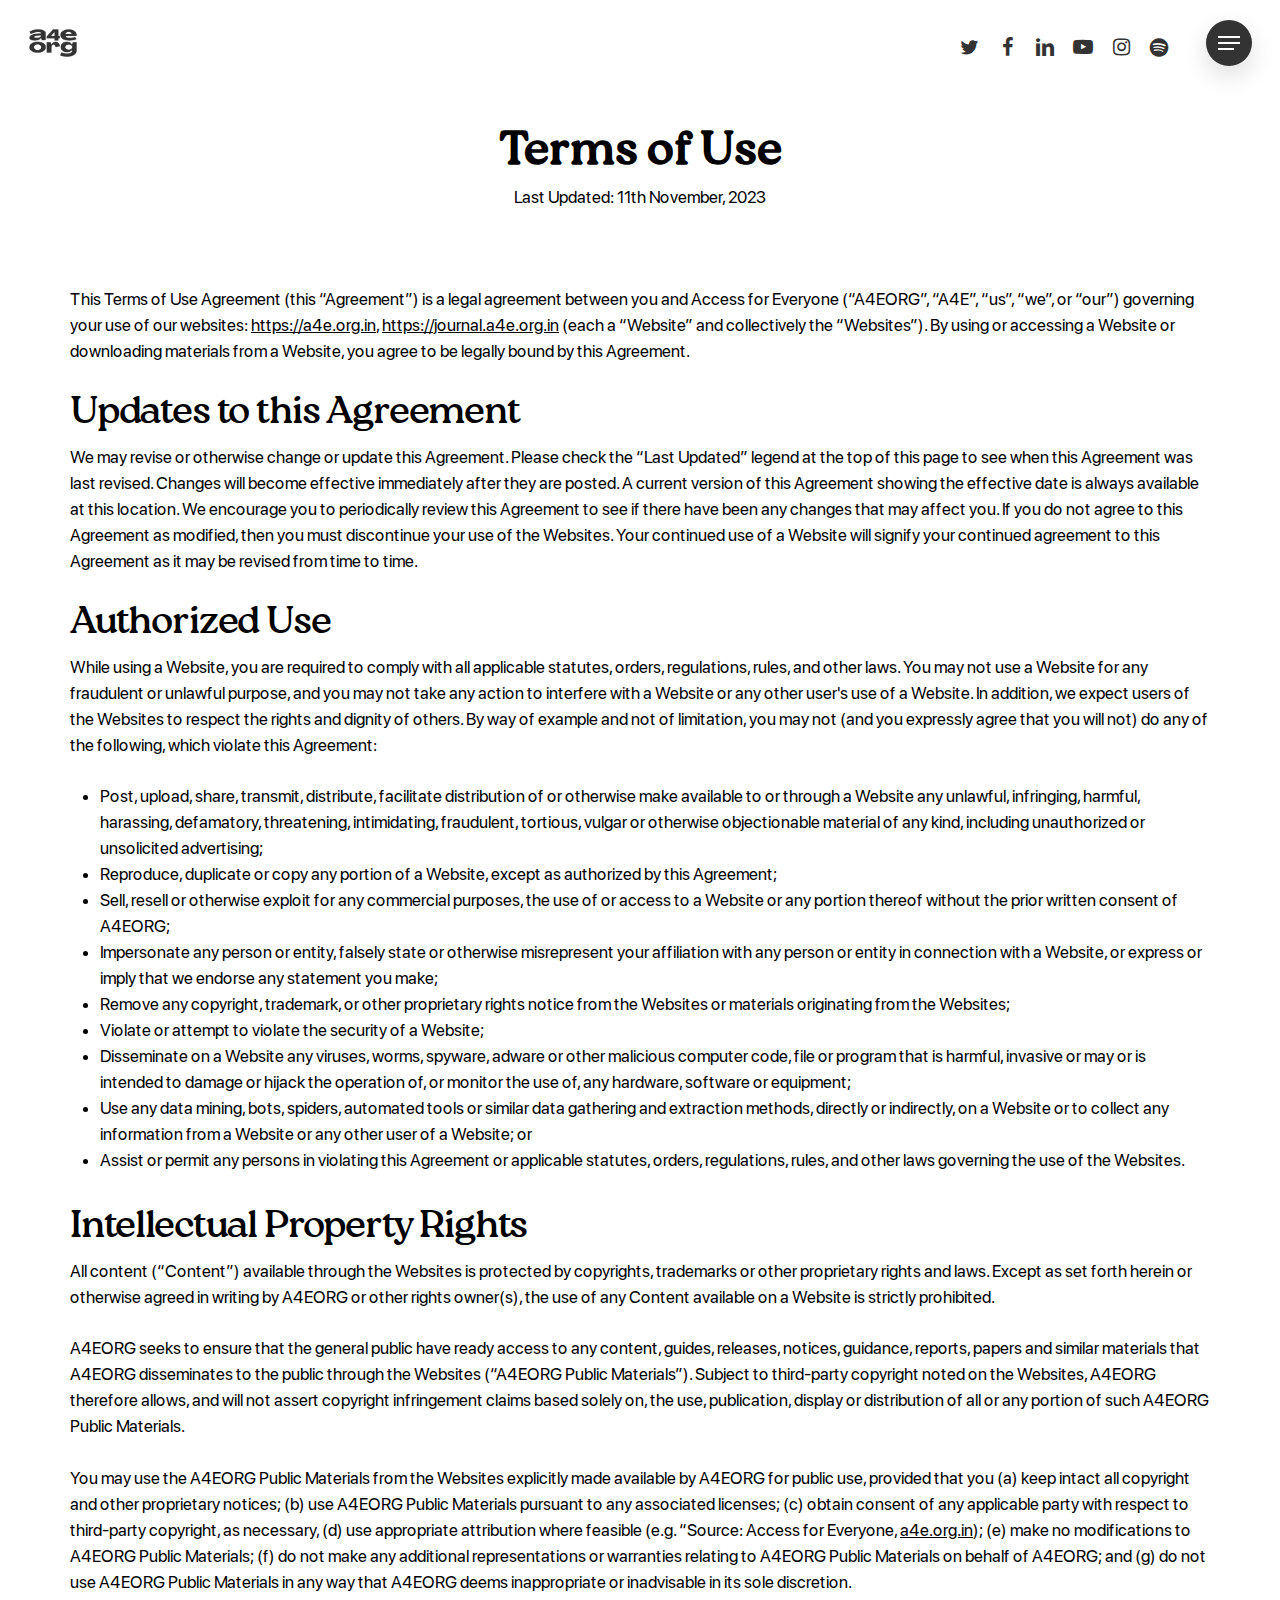
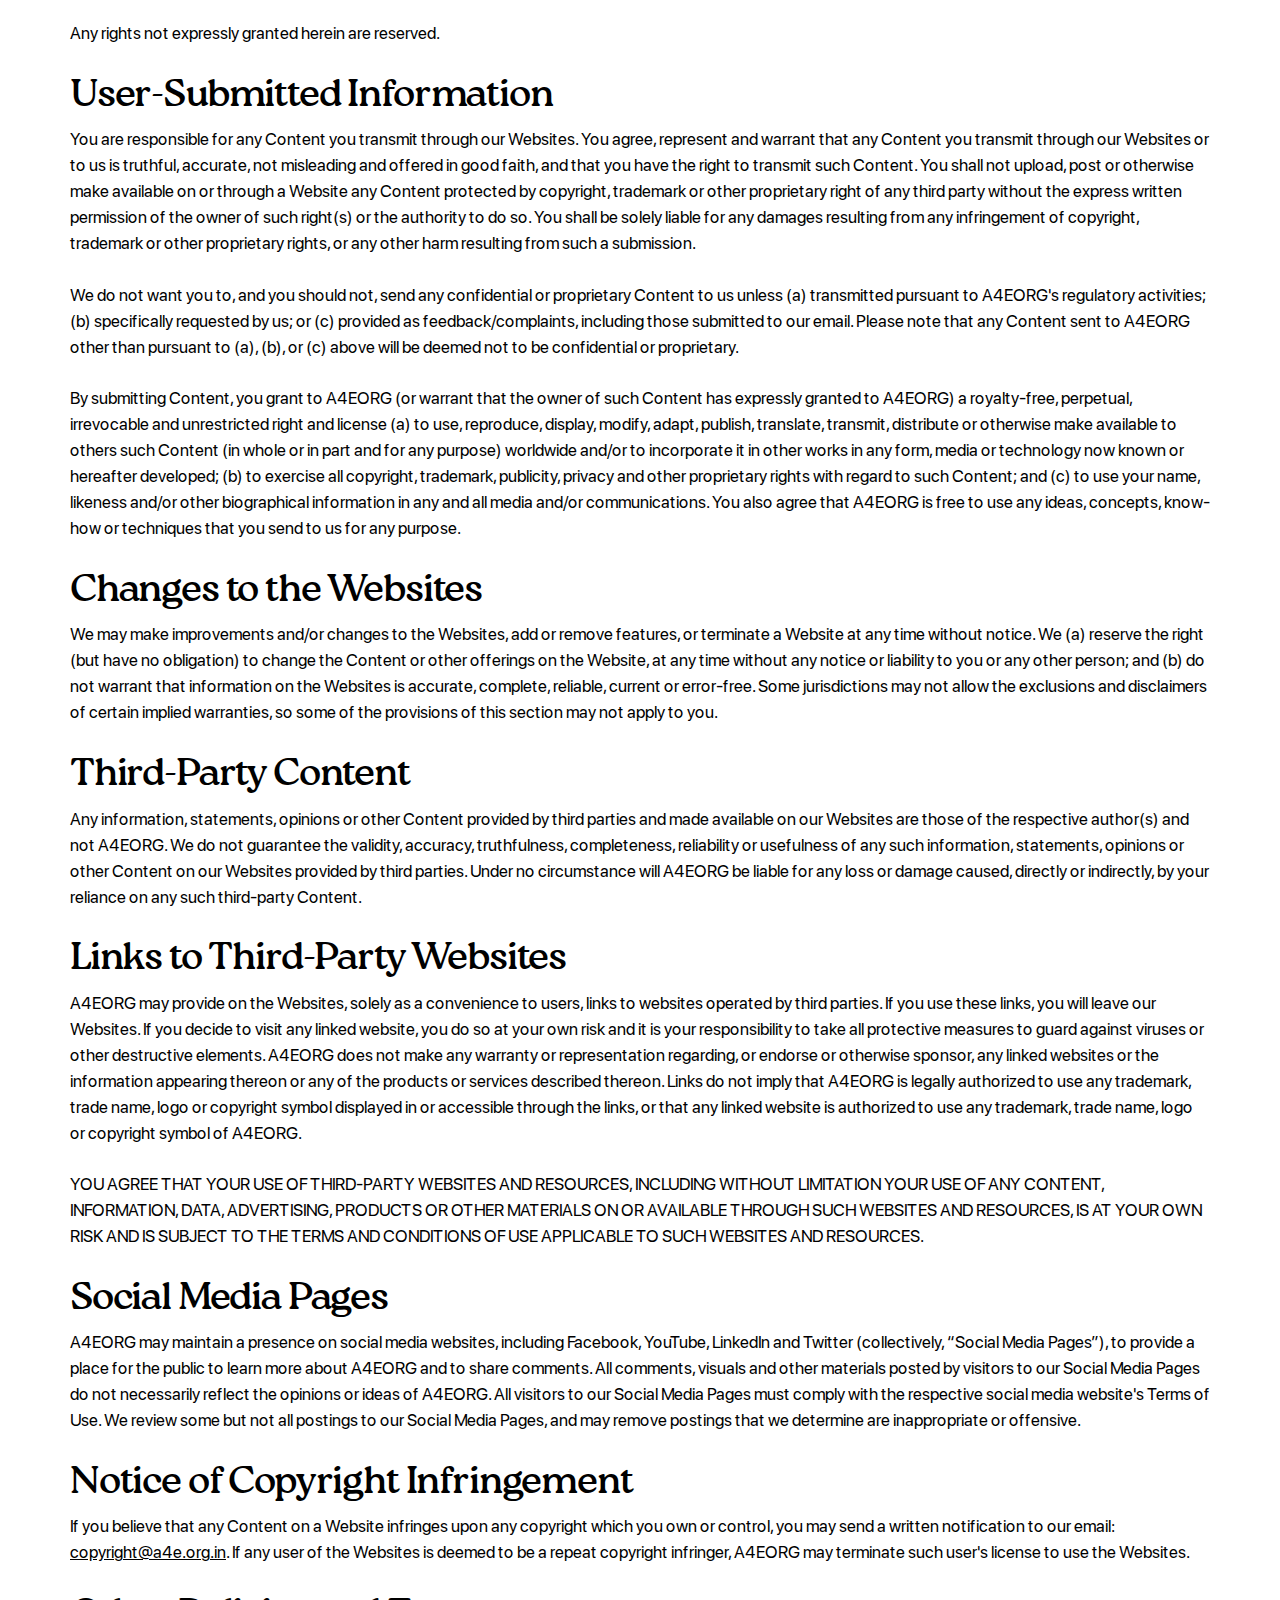
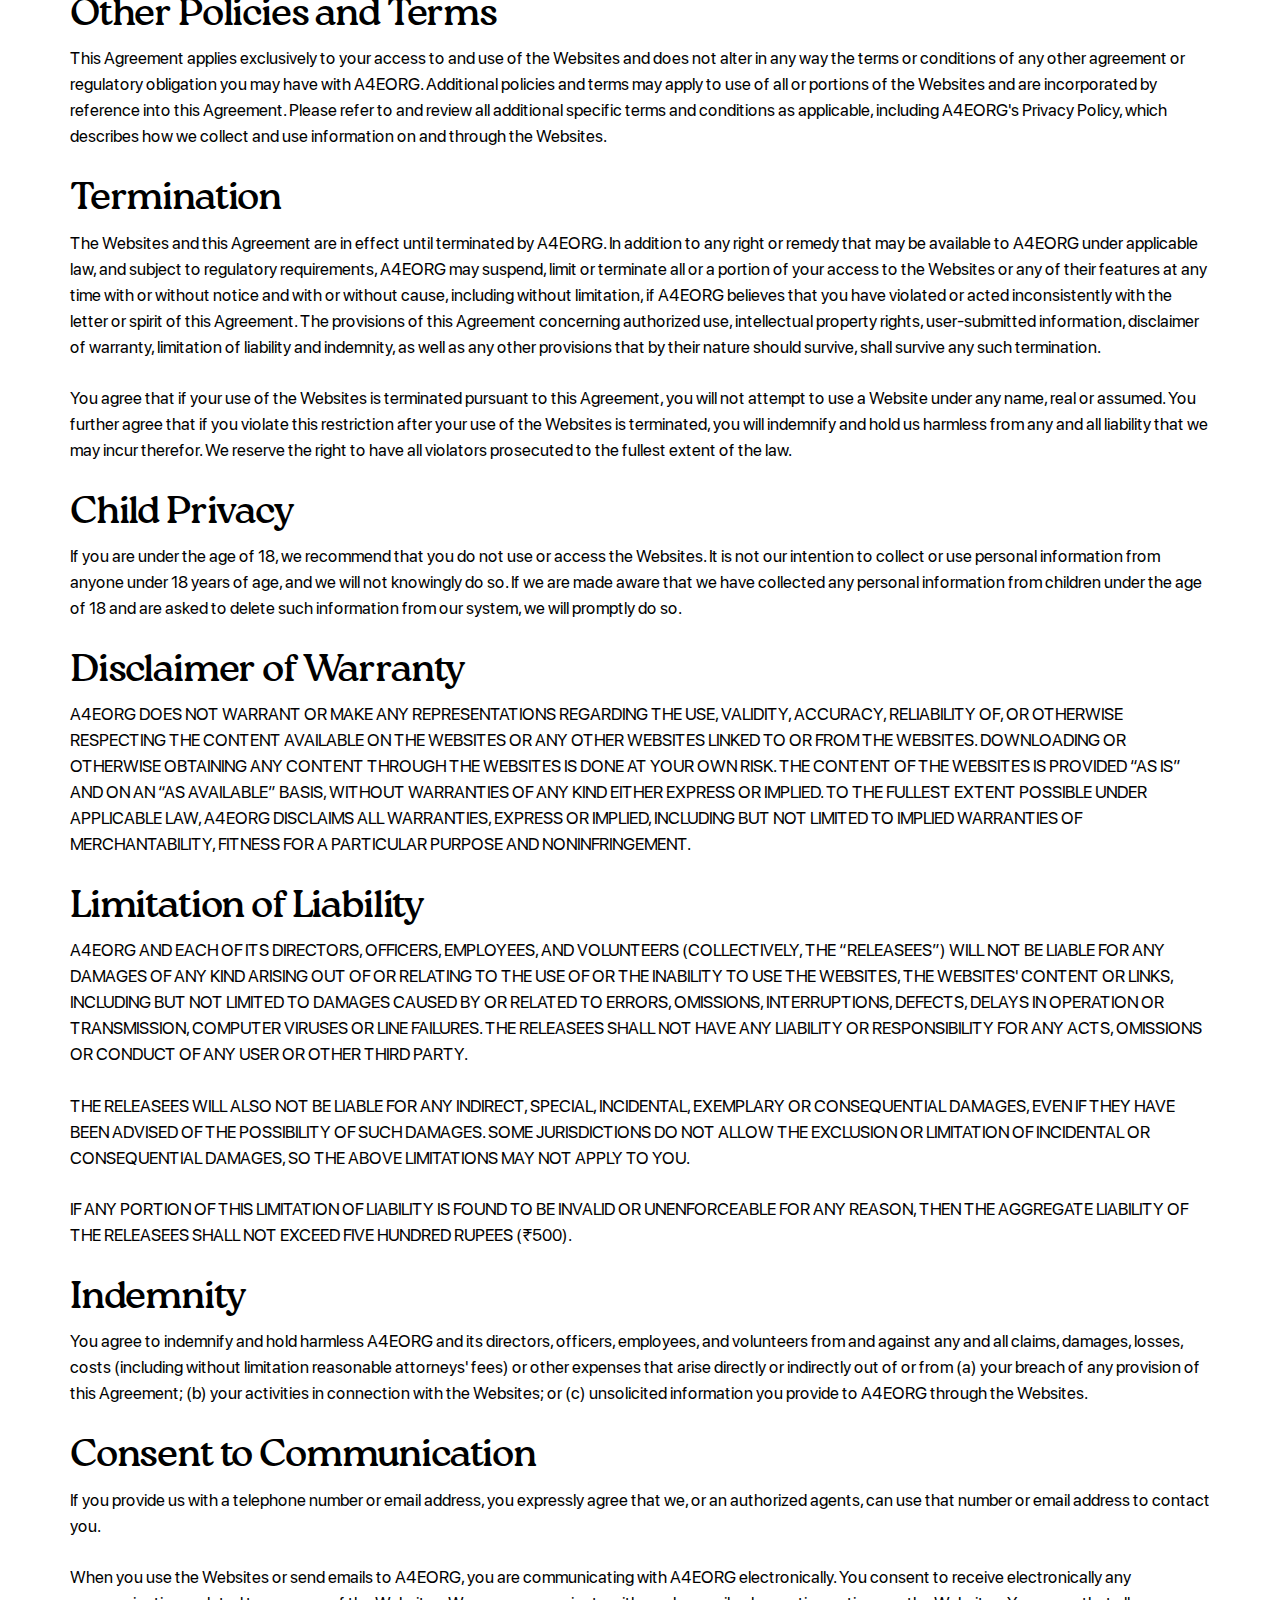
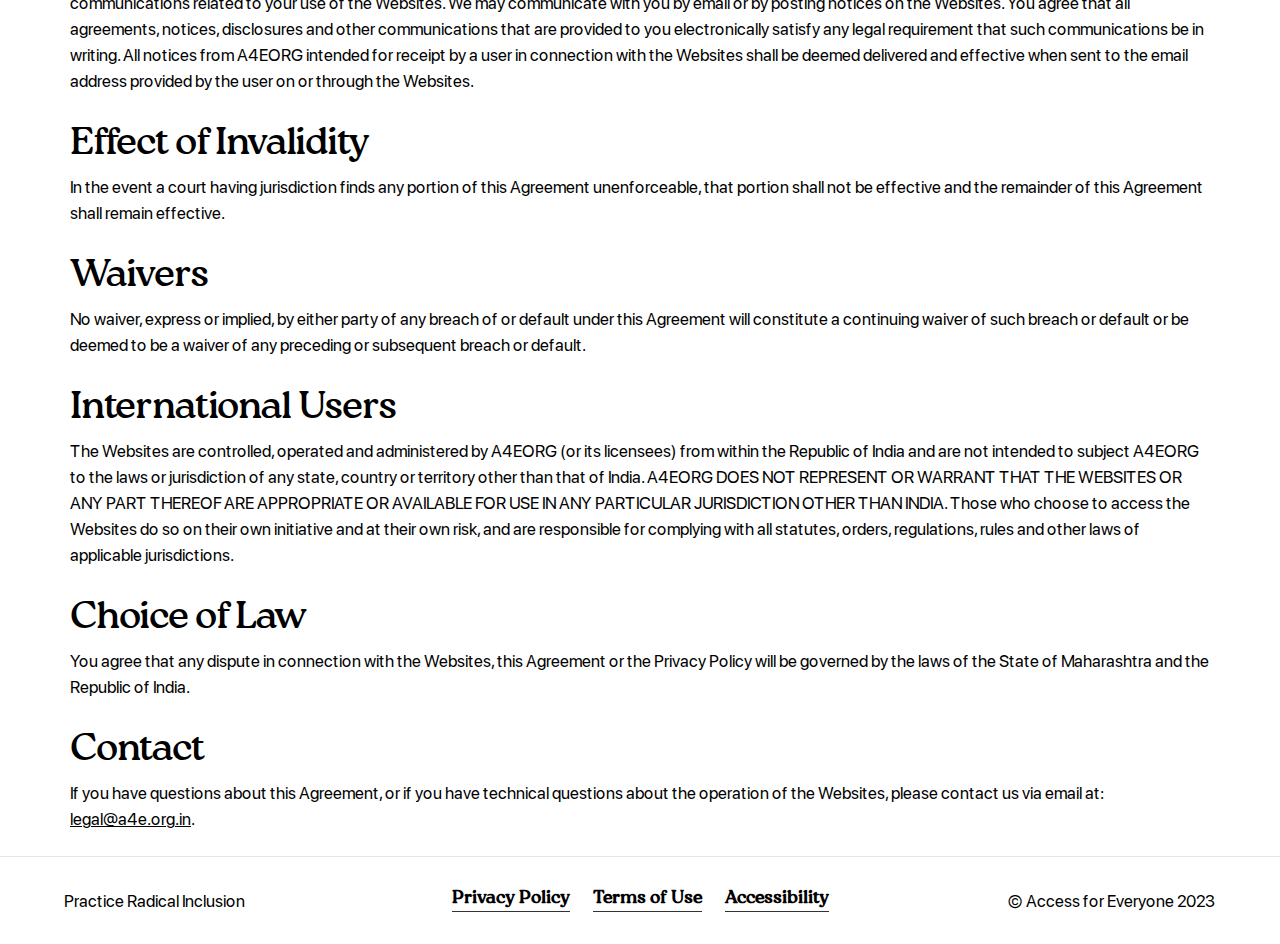
<file: terms-of-use.html>
<!DOCTYPE html>
<html class="js">
    <head>
        <meta charset="UTF-8">
        <meta name="viewport" content="width=device-width, initial-scale=1, maximum-scale=1, user-scalable=0">
        <title>Terms of Use | Access for Everyone</title>
        <meta name="description" content="These Terms of Service reflect the way Access for Everyone works, the laws that apply to our organization, and certain things we've always believed in.">
        <meta name="robots" content="noindex, max-snippet:-1, max-image-preview:large, max-video-preview:-1">
        <meta name="google-site-verification" content="pIZFIYYTchD-QRS7JWMzdHAIeugf9Qmeuxp33M4mfCU">
        <meta name="p:domain_verify" content="65c92ec96d9dc990aa23a69af8395223">
        <link rel="canonical" href="https://a4e.org.in/terms-of-use">
        <meta property="og:locale" content="en_US">
        <meta property="og:site_name" content="Access for Everyone">
        <meta property="og:type" content="article">
        <meta property="og:title" content="Terms of Use | Access for Everyone">
        <meta property="og:description" content="These Terms of Service reflect the way Access for Everyone works, the laws that apply to our organization, and certain things we've always believed in.">
        <meta property="og:url" content="https://a4e.org.in/terms-of-use">
        <meta property="og:image" content="assets/images/home-header.webp">
        <meta property="og:image:secure_url" content="assets/images/home-header.webp">
        <meta property="og:image:width" content="666">
        <meta property="og:image:height" content="1000">
        <meta property="article:published_time" content="2022-07-01T06:30:56+00:00">
        <meta property="article:modified_time" content="2022-11-27T06:19:10+00:00">
        <meta property="article:publisher" content="https://www.facebook.com/a4eorg/">
        <meta name="twitter:card" content="summary_large_image">
        <meta name="twitter:site" content="@a4eorg">
        <meta name="twitter:title" content="Terms of Use | Access for Everyone">
        <meta name="twitter:description" content="These Terms of Service reflect the way Access for Everyone works, the laws that apply to our organization, and certain things we've always believed in.">
        <meta name="twitter:creator" content="@a4eorg">
        <meta name="twitter:image" content="assets/images/home-header.webp">
        <link rel="stylesheet" id="wp-block-library-css" href="assets/css/style.min.css" type="text/css" media="all">
        <style id="classic-theme-styles-inline-css" type="text/css">
            /*! This file is auto-generated */
            .wp-block-button__link {
                color: #fff;
                background-color: #32373c;
                border-radius: 9999px;
                box-shadow: none;
                text-decoration: none;
                padding: calc(.667em + 2px) calc(1.333em + 2px);
                font-size: 1.125em
            }

            .wp-block-file__button {
                background: #32373c;
                color: #fff;
                text-decoration: none
            }
        </style>
        <style id="global-styles-inline-css" type="text/css">
            body {
                --wp--preset--color--black: #000000;
                --wp--preset--color--cyan-bluish-gray: #abb8c3;
                --wp--preset--color--white: #ffffff;
                --wp--preset--color--pale-pink: #f78da7;
                --wp--preset--color--vivid-red: #cf2e2e;
                --wp--preset--color--luminous-vivid-orange: #ff6900;
                --wp--preset--color--luminous-vivid-amber: #fcb900;
                --wp--preset--color--light-green-cyan: #7bdcb5;
                --wp--preset--color--vivid-green-cyan: #00d084;
                --wp--preset--color--pale-cyan-blue: #8ed1fc;
                --wp--preset--color--vivid-cyan-blue: #0693e3;
                --wp--preset--color--vivid-purple: #9b51e0;
                --wp--preset--gradient--vivid-cyan-blue-to-vivid-purple: linear-gradient(135deg, rgba(6, 147, 227, 1) 0%, rgb(155, 81, 224) 100%);
                --wp--preset--gradient--light-green-cyan-to-vivid-green-cyan: linear-gradient(135deg, rgb(122, 220, 180) 0%, rgb(0, 208, 130) 100%);
                --wp--preset--gradient--luminous-vivid-amber-to-luminous-vivid-orange: linear-gradient(135deg, rgba(252, 185, 0, 1) 0%, rgba(255, 105, 0, 1) 100%);
                --wp--preset--gradient--luminous-vivid-orange-to-vivid-red: linear-gradient(135deg, rgba(255, 105, 0, 1) 0%, rgb(207, 46, 46) 100%);
                --wp--preset--gradient--very-light-gray-to-cyan-bluish-gray: linear-gradient(135deg, rgb(238, 238, 238) 0%, rgb(169, 184, 195) 100%);
                --wp--preset--gradient--cool-to-warm-spectrum: linear-gradient(135deg, rgb(74, 234, 220) 0%, rgb(151, 120, 209) 20%, rgb(207, 42, 186) 40%, rgb(238, 44, 130) 60%, rgb(251, 105, 98) 80%, rgb(254, 248, 76) 100%);
                --wp--preset--gradient--blush-light-purple: linear-gradient(135deg, rgb(255, 206, 236) 0%, rgb(152, 150, 240) 100%);
                --wp--preset--gradient--blush-bordeaux: linear-gradient(135deg, rgb(254, 205, 165) 0%, rgb(254, 45, 45) 50%, rgb(107, 0, 62) 100%);
                --wp--preset--gradient--luminous-dusk: linear-gradient(135deg, rgb(255, 203, 112) 0%, rgb(199, 81, 192) 50%, rgb(65, 88, 208) 100%);
                --wp--preset--gradient--pale-ocean: linear-gradient(135deg, rgb(255, 245, 203) 0%, rgb(182, 227, 212) 50%, rgb(51, 167, 181) 100%);
                --wp--preset--gradient--electric-grass: linear-gradient(135deg, rgb(202, 248, 128) 0%, rgb(113, 206, 126) 100%);
                --wp--preset--gradient--midnight: linear-gradient(135deg, rgb(2, 3, 129) 0%, rgb(40, 116, 252) 100%);
                --wp--preset--font-size--small: 13px;
                --wp--preset--font-size--medium: 20px;
                --wp--preset--font-size--large: 36px;
                --wp--preset--font-size--x-large: 42px;
                --wp--preset--spacing--20: 0.44rem;
                --wp--preset--spacing--30: 0.67rem;
                --wp--preset--spacing--40: 1rem;
                --wp--preset--spacing--50: 1.5rem;
                --wp--preset--spacing--60: 2.25rem;
                --wp--preset--spacing--70: 3.38rem;
                --wp--preset--spacing--80: 5.06rem;
                --wp--preset--shadow--natural: 6px 6px 9px rgba(0, 0, 0, 0.2);
                --wp--preset--shadow--deep: 12px 12px 50px rgba(0, 0, 0, 0.4);
                --wp--preset--shadow--sharp: 6px 6px 0px rgba(0, 0, 0, 0.2);
                --wp--preset--shadow--outlined: 6px 6px 0px -3px rgba(255, 255, 255, 1), 6px 6px rgba(0, 0, 0, 1);
                --wp--preset--shadow--crisp: 6px 6px 0px rgba(0, 0, 0, 1);
            }

            :where(.is-layout-flex) {
                gap: 0.5em;
            }

            :where(.is-layout-grid) {
                gap: 0.5em;
            }

            body .is-layout-flow>.alignleft {
                float: left;
                margin-inline-start: 0;
                margin-inline-end: 2em;
            }

            body .is-layout-flow>.alignright {
                float: right;
                margin-inline-start: 2em;
                margin-inline-end: 0;
            }

            body .is-layout-flow>.aligncenter {
                margin-left: auto !important;
                margin-right: auto !important;
            }

            body .is-layout-constrained>.alignleft {
                float: left;
                margin-inline-start: 0;
                margin-inline-end: 2em;
            }

            body .is-layout-constrained>.alignright {
                float: right;
                margin-inline-start: 2em;
                margin-inline-end: 0;
            }

            body .is-layout-constrained>.aligncenter {
                margin-left: auto !important;
                margin-right: auto !important;
            }

            body .is-layout-constrained> :where(:not(.alignleft):not(.alignright):not(.alignfull)) {
                max-width: var(--wp--style--global--content-size);
                margin-left: auto !important;
                margin-right: auto !important;
            }

            body .is-layout-constrained>.alignwide {
                max-width: var(--wp--style--global--wide-size);
            }

            body .is-layout-flex {
                display: flex;
            }

            body .is-layout-flex {
                flex-wrap: wrap;
                align-items: center;
            }

            body .is-layout-flex>* {
                margin: 0;
            }

            body .is-layout-grid {
                display: grid;
            }

            body .is-layout-grid>* {
                margin: 0;
            }

            :where(.wp-block-columns.is-layout-flex) {
                gap: 2em;
            }

            :where(.wp-block-columns.is-layout-grid) {
                gap: 2em;
            }

            :where(.wp-block-post-template.is-layout-flex) {
                gap: 1.25em;
            }

            :where(.wp-block-post-template.is-layout-grid) {
                gap: 1.25em;
            }

            .has-black-color {
                color: var(--wp--preset--color--black) !important;
            }

            .has-cyan-bluish-gray-color {
                color: var(--wp--preset--color--cyan-bluish-gray) !important;
            }

            .has-white-color {
                color: var(--wp--preset--color--white) !important;
            }

            .has-pale-pink-color {
                color: var(--wp--preset--color--pale-pink) !important;
            }

            .has-vivid-red-color {
                color: var(--wp--preset--color--vivid-red) !important;
            }

            .has-luminous-vivid-orange-color {
                color: var(--wp--preset--color--luminous-vivid-orange) !important;
            }

            .has-luminous-vivid-amber-color {
                color: var(--wp--preset--color--luminous-vivid-amber) !important;
            }

            .has-light-green-cyan-color {
                color: var(--wp--preset--color--light-green-cyan) !important;
            }

            .has-vivid-green-cyan-color {
                color: var(--wp--preset--color--vivid-green-cyan) !important;
            }

            .has-pale-cyan-blue-color {
                color: var(--wp--preset--color--pale-cyan-blue) !important;
            }

            .has-vivid-cyan-blue-color {
                color: var(--wp--preset--color--vivid-cyan-blue) !important;
            }

            .has-vivid-purple-color {
                color: var(--wp--preset--color--vivid-purple) !important;
            }

            .has-black-background-color {
                background-color: var(--wp--preset--color--black) !important;
            }

            .has-cyan-bluish-gray-background-color {
                background-color: var(--wp--preset--color--cyan-bluish-gray) !important;
            }

            .has-white-background-color {
                background-color: var(--wp--preset--color--white) !important;
            }

            .has-pale-pink-background-color {
                background-color: var(--wp--preset--color--pale-pink) !important;
            }

            .has-vivid-red-background-color {
                background-color: var(--wp--preset--color--vivid-red) !important;
            }

            .has-luminous-vivid-orange-background-color {
                background-color: var(--wp--preset--color--luminous-vivid-orange) !important;
            }

            .has-luminous-vivid-amber-background-color {
                background-color: var(--wp--preset--color--luminous-vivid-amber) !important;
            }

            .has-light-green-cyan-background-color {
                background-color: var(--wp--preset--color--light-green-cyan) !important;
            }

            .has-vivid-green-cyan-background-color {
                background-color: var(--wp--preset--color--vivid-green-cyan) !important;
            }

            .has-pale-cyan-blue-background-color {
                background-color: var(--wp--preset--color--pale-cyan-blue) !important;
            }

            .has-vivid-cyan-blue-background-color {
                background-color: var(--wp--preset--color--vivid-cyan-blue) !important;
            }

            .has-vivid-purple-background-color {
                background-color: var(--wp--preset--color--vivid-purple) !important;
            }

            .has-black-border-color {
                border-color: var(--wp--preset--color--black) !important;
            }

            .has-cyan-bluish-gray-border-color {
                border-color: var(--wp--preset--color--cyan-bluish-gray) !important;
            }

            .has-white-border-color {
                border-color: var(--wp--preset--color--white) !important;
            }

            .has-pale-pink-border-color {
                border-color: var(--wp--preset--color--pale-pink) !important;
            }

            .has-vivid-red-border-color {
                border-color: var(--wp--preset--color--vivid-red) !important;
            }

            .has-luminous-vivid-orange-border-color {
                border-color: var(--wp--preset--color--luminous-vivid-orange) !important;
            }

            .has-luminous-vivid-amber-border-color {
                border-color: var(--wp--preset--color--luminous-vivid-amber) !important;
            }

            .has-light-green-cyan-border-color {
                border-color: var(--wp--preset--color--light-green-cyan) !important;
            }

            .has-vivid-green-cyan-border-color {
                border-color: var(--wp--preset--color--vivid-green-cyan) !important;
            }

            .has-pale-cyan-blue-border-color {
                border-color: var(--wp--preset--color--pale-cyan-blue) !important;
            }

            .has-vivid-cyan-blue-border-color {
                border-color: var(--wp--preset--color--vivid-cyan-blue) !important;
            }

            .has-vivid-purple-border-color {
                border-color: var(--wp--preset--color--vivid-purple) !important;
            }

            .has-vivid-cyan-blue-to-vivid-purple-gradient-background {
                background: var(--wp--preset--gradient--vivid-cyan-blue-to-vivid-purple) !important;
            }

            .has-light-green-cyan-to-vivid-green-cyan-gradient-background {
                background: var(--wp--preset--gradient--light-green-cyan-to-vivid-green-cyan) !important;
            }

            .has-luminous-vivid-amber-to-luminous-vivid-orange-gradient-background {
                background: var(--wp--preset--gradient--luminous-vivid-amber-to-luminous-vivid-orange) !important;
            }

            .has-luminous-vivid-orange-to-vivid-red-gradient-background {
                background: var(--wp--preset--gradient--luminous-vivid-orange-to-vivid-red) !important;
            }

            .has-very-light-gray-to-cyan-bluish-gray-gradient-background {
                background: var(--wp--preset--gradient--very-light-gray-to-cyan-bluish-gray) !important;
            }

            .has-cool-to-warm-spectrum-gradient-background {
                background: var(--wp--preset--gradient--cool-to-warm-spectrum) !important;
            }

            .has-blush-light-purple-gradient-background {
                background: var(--wp--preset--gradient--blush-light-purple) !important;
            }

            .has-blush-bordeaux-gradient-background {
                background: var(--wp--preset--gradient--blush-bordeaux) !important;
            }

            .has-luminous-dusk-gradient-background {
                background: var(--wp--preset--gradient--luminous-dusk) !important;
            }

            .has-pale-ocean-gradient-background {
                background: var(--wp--preset--gradient--pale-ocean) !important;
            }

            .has-electric-grass-gradient-background {
                background: var(--wp--preset--gradient--electric-grass) !important;
            }

            .has-midnight-gradient-background {
                background: var(--wp--preset--gradient--midnight) !important;
            }

            .has-small-font-size {
                font-size: var(--wp--preset--font-size--small) !important;
            }

            .has-medium-font-size {
                font-size: var(--wp--preset--font-size--medium) !important;
            }

            .has-large-font-size {
                font-size: var(--wp--preset--font-size--large) !important;
            }

            .has-x-large-font-size {
                font-size: var(--wp--preset--font-size--x-large) !important;
            }

            .wp-block-navigation a:where(:not(.wp-element-button)) {
                color: inherit;
            }

            :where(.wp-block-post-template.is-layout-flex) {
                gap: 1.25em;
            }

            :where(.wp-block-post-template.is-layout-grid) {
                gap: 1.25em;
            }

            :where(.wp-block-columns.is-layout-flex) {
                gap: 2em;
            }

            :where(.wp-block-columns.is-layout-grid) {
                gap: 2em;
            }

            .wp-block-pullquote {
                font-size: 1.5em;
                line-height: 1.6;
            }
        </style>
        <link rel="stylesheet" id="main-css" href="assets/css/main.css" type="text/css" media="all">
        <link rel="stylesheet" id="contact-form-7-css" href="assets/css/styles.css" type="text/css" media="all">
        <link rel="stylesheet" id="salient-grid-system-css" href="assets/css/grid-system.css" type="text/css" media="all">
        <link rel="stylesheet" id="main-styles-css" href="assets/css/style_1.css" type="text/css" media="all">
        <style id="main-styles-inline-css" type="text/css">
            html:not(.page-trans-loaded) {
                background-color: #ffffff;
            }
        </style>
        <link rel="stylesheet" id="nectar-header-perma-transparent-css" href="assets/css/header-perma-transparent.css" type="text/css" media="all">
        <link rel="stylesheet" id="responsive-css" href="assets/css/responsive.css" type="text/css" media="all">
        <link rel="stylesheet" id="select2-css" href="assets/css/select2.css" type="text/css" media="all">
        <link rel="stylesheet" id="skin-material-css" href="assets/css/skin-material.css" type="text/css" media="all">
        <link rel="stylesheet" id="salient-wp-menu-dynamic-css" href="assets/css/menu-dynamic.css" type="text/css" media="all">
        <link rel="stylesheet" id="dynamic-css-css" href="assets/css/salient-dynamic-styles.css" type="text/css" media="all">
        <style id="dynamic-css-inline-css" type="text/css">
            #header-space {
                background-color: #ffffff
            }

            @media only screen and (min-width:1000px) {
                body #ajax-content-wrap.no-scroll {
                    min-height: calc(100vh - 86px);
                    height: calc(100vh - 86px) !important;
                }
            }

            @media only screen and (min-width:1000px) {

                #page-header-wrap.fullscreen-header,
                #page-header-wrap.fullscreen-header #page-header-bg,
                html:not(.nectar-box-roll-loaded) .nectar-box-roll>#page-header-bg.fullscreen-header,
                .nectar_fullscreen_zoom_recent_projects,
                #nectar_fullscreen_rows:not(.afterLoaded)>div {
                    height: calc(100vh - 85px);
                }

                .wpb_row.vc_row-o-full-height.top-level,
                .wpb_row.vc_row-o-full-height.top-level>.col.span_12 {
                    min-height: calc(100vh - 85px);
                }

                html:not(.nectar-box-roll-loaded) .nectar-box-roll>#page-header-bg.fullscreen-header {
                    top: 86px;
                }

                .nectar-slider-wrap[data-fullscreen="true"]:not(.loaded),
                .nectar-slider-wrap[data-fullscreen="true"]:not(.loaded) .swiper-container {
                    height: calc(100vh - 84px) !important;
                }

                .admin-bar .nectar-slider-wrap[data-fullscreen="true"]:not(.loaded),
                .admin-bar .nectar-slider-wrap[data-fullscreen="true"]:not(.loaded) .swiper-container {
                    height: calc(100vh - 84px - 32px) !important;
                }
            }

            @media only screen and (max-width:999px) {
                .using-mobile-browser #nectar_fullscreen_rows:not(.afterLoaded):not([data-mobile-disable="on"])>div {
                    height: calc(100vh - 100px);
                }

                .using-mobile-browser .wpb_row.vc_row-o-full-height.top-level,
                .using-mobile-browser .wpb_row.vc_row-o-full-height.top-level>.col.span_12,
                [data-permanent-transparent="1"].using-mobile-browser .wpb_row.vc_row-o-full-height.top-level,
                [data-permanent-transparent="1"].using-mobile-browser .wpb_row.vc_row-o-full-height.top-level>.col.span_12 {
                    min-height: calc(100vh - 100px);
                }

                html:not(.nectar-box-roll-loaded) .nectar-box-roll>#page-header-bg.fullscreen-header,
                .nectar_fullscreen_zoom_recent_projects,
                .nectar-slider-wrap[data-fullscreen="true"]:not(.loaded),
                .nectar-slider-wrap[data-fullscreen="true"]:not(.loaded) .swiper-container,
                #nectar_fullscreen_rows:not(.afterLoaded):not([data-mobile-disable="on"])>div {
                    height: calc(100vh - 47px);
                }

                .wpb_row.vc_row-o-full-height.top-level,
                .wpb_row.vc_row-o-full-height.top-level>.col.span_12 {
                    min-height: calc(100vh - 47px);
                }

                body[data-transparent-header="false"] #ajax-content-wrap.no-scroll {
                    min-height: calc(100vh - 47px);
                    height: calc(100vh - 47px);
                }
            }

            .nectar-shape-divider-wrap {
                position: absolute;
                top: auto;
                bottom: 0;
                left: 0;
                right: 0;
                width: 100%;
                height: 150px;
                z-index: 3;
                transform: translateZ(0);
            }

            .post-area.span_9 .nectar-shape-divider-wrap {
                overflow: hidden;
            }

            .nectar-shape-divider-wrap[data-front="true"] {
                z-index: 50;
            }

            .nectar-shape-divider-wrap[data-style="waves_opacity"] svg path:first-child {
                opacity: 0.6;
            }

            .nectar-shape-divider-wrap[data-style="curve_opacity"] svg path:nth-child(1),
            .nectar-shape-divider-wrap[data-style="waves_opacity_alt"] svg path:nth-child(1) {
                opacity: 0.15;
            }

            .nectar-shape-divider-wrap[data-style="curve_opacity"] svg path:nth-child(2),
            .nectar-shape-divider-wrap[data-style="waves_opacity_alt"] svg path:nth-child(2) {
                opacity: 0.3;
            }

            .nectar-shape-divider {
                width: 100%;
                left: 0;
                bottom: -1px;
                height: 100%;
                position: absolute;
            }

            .nectar-shape-divider-wrap.no-color .nectar-shape-divider {
                fill: #fff;
            }

            @media only screen and (max-width:999px) {
                .nectar-shape-divider-wrap:not([data-using-percent-val="true"]) .nectar-shape-divider {
                    height: 75%;
                }

                .nectar-shape-divider-wrap[data-style="clouds"]:not([data-using-percent-val="true"]) .nectar-shape-divider {
                    height: 55%;
                }
            }

            @media only screen and (max-width:690px) {
                .nectar-shape-divider-wrap:not([data-using-percent-val="true"]) .nectar-shape-divider {
                    height: 33%;
                }

                .nectar-shape-divider-wrap[data-style="clouds"]:not([data-using-percent-val="true"]) .nectar-shape-divider {
                    height: 33%;
                }
            }

            #ajax-content-wrap .nectar-shape-divider-wrap[data-height="1"] .nectar-shape-divider,
            #ajax-content-wrap .nectar-shape-divider-wrap[data-height="1px"] .nectar-shape-divider {
                height: 1px;
            }

            .nectar-shape-divider-wrap[data-position="top"] {
                top: -1px;
                bottom: auto;
            }

            .nectar-shape-divider-wrap[data-position="top"] {
                transform: rotate(180deg)
            }

            #ajax-content-wrap .vc_row.left_padding_5pct .row_col_wrap_12 {
                padding-left: 5%;
            }

            #ajax-content-wrap .vc_row.right_padding_5pct .row_col_wrap_12 {
                padding-right: 5%;
            }

            @media only screen and (max-width:999px) {
                .vc_row.top_padding_tablet_4pct {
                    padding-top: 4% !important;
                }
            }

            @media only screen and (max-width:999px) {
                .vc_row.bottom_padding_tablet_4pct {
                    padding-bottom: 4% !important;
                }
            }

            @media only screen and (max-width:999px) {

                .wpb_column.force-tablet-text-align-left,
                .wpb_column.force-tablet-text-align-left .col {
                    text-align: left !important;
                }

                .wpb_column.force-tablet-text-align-right,
                .wpb_column.force-tablet-text-align-right .col {
                    text-align: right !important;
                }

                .wpb_column.force-tablet-text-align-center,
                .wpb_column.force-tablet-text-align-center .col,
                .wpb_column.force-tablet-text-align-center .vc_custom_heading,
                .wpb_column.force-tablet-text-align-center .nectar-cta {
                    text-align: center !important;
                }

                .wpb_column.force-tablet-text-align-center .img-with-aniamtion-wrap img {
                    display: inline-block;
                }
            }

            .wpb_column.el_spacing_0px>.vc_column-inner>.wpb_wrapper>div:not(:last-child) {
                margin-bottom: 0;
            }

            @media only screen and (max-width:999px) {
                .wpb_column.top_margin_tablet_10px {
                    margin-top: 10px !important;
                }
            }

            @media only screen and (max-width:999px) {
                .wpb_column.bottom_margin_tablet_10px {
                    margin-bottom: 10px !important;
                }
            }

            @media only screen and (max-width:999px) {
                .nectar-cta.display_tablet_inherit {
                    display: inherit;
                }
            }

            @media only screen and (max-width:690px) {
                .nectar-cta.display_phone_inherit {
                    display: inherit;
                }
            }

            @media only screen and (max-width:690px) {

                .wpb_column.force-phone-text-align-left,
                .wpb_column.force-phone-text-align-left .col {
                    text-align: left !important;
                }

                .wpb_column.force-phone-text-align-right,
                .wpb_column.force-phone-text-align-right .col {
                    text-align: right !important;
                }

                .wpb_column.force-phone-text-align-center,
                .wpb_column.force-phone-text-align-center .col,
                .wpb_column.force-phone-text-align-center .vc_custom_heading,
                .wpb_column.force-phone-text-align-center .nectar-cta {
                    text-align: center !important;
                }

                .wpb_column.force-phone-text-align-center .img-with-aniamtion-wrap img {
                    display: inline-block;
                }
            }

            @media only screen and (max-width:690px) {
                .vc_row.bottom_padding_phone_8pct {
                    padding-bottom: 8% !important;
                }
            }

            @media only screen and (max-width:690px) {
                .vc_row.top_padding_phone_8pct {
                    padding-top: 8% !important;
                }
            }

            .screen-reader-text,
            .nectar-skip-to-content:not(:focus) {
                border: 0;
                clip: rect(1px, 1px, 1px, 1px);
                clip-path: inset(50%);
                height: 1px;
                margin: -1px;
                overflow: hidden;
                padding: 0;
                position: absolute !important;
                width: 1px;
                word-wrap: normal !important;
            }
        </style>
        <link rel="stylesheet" id="salient-child-style-css" href="assets/css/style.css" type="text/css" media="all">
        <link rel="stylesheet" id="redux-google-fonts-salient_redux-css" href="https://fonts.googleapis.com/css?family=SF+Pro+Display%3A400%2C300%2C500%2C700%7CCastoro%3A400&amp;display=swap&amp;ver=1670386933" type="text/css" media="all">
        <script type="text/javascript" src="assets/js/jquery.min.js" id="jquery-core-js"></script>
        <script type="text/javascript" src="assets/js/jquery-migrate.min.js" id="jquery-migrate-js"></script>
        <script type="text/javascript">
            var root = document.getElementsByTagName("html")[0];
            root.setAttribute("class", "js");
        </script>
        <link rel="icon" href="assets/images/favicon-100x100.png" sizes="32x32">
        <link rel="icon" href="assets/images/favicon-300x300.png" sizes="192x192">
        <link rel="apple-touch-icon" href="assets/images/favicon-300x300.png">
        <meta name="msapplication-TileImage" content="assets/images/favicon-300x300.png">
        <noscript>
            <style>
                .wpb_animate_when_almost_visible {
                    opacity: 1;
                }
            </style>
        </noscript>
    </head>
    <body class="page-template-default page page-id-340 material wpb-js-composer js-comp-ver-6.7.1 vc_responsive" data-footer-reveal="false" data-footer-reveal-shadow="none" data-header-format="default" data-body-border="off" data-boxed-style data-header-breakpoint="1000" data-dropdown-style="minimal" data-cae="easeOutQuart" data-cad="1500" data-megamenu-width="contained" data-aie="none" data-ls="fancybox" data-apte="standard" data-hhun="0" data-fancy-form-rcs="1" data-form-style="default" data-form-submit="regular" data-is="minimal" data-button-style="rounded_shadow" data-user-account-button="false" data-flex-cols="true" data-col-gap="50px" data-header-inherit-rc="false" data-header-search="false" data-animated-anchors="true" data-ajax-transitions="true" data-full-width-header="true" data-slide-out-widget-area="true" data-slide-out-widget-area-style="slide-out-from-right" data-user-set-ocm="1" data-loading-animation="none" data-bg-header="false" data-responsive="1" data-ext-responsive="true" data-ext-padding="70" data-header-resize="0" data-header-color="custom" data-cart="false" data-remove-m-parallax data-remove-m-video-bgs data-m-animate="1" data-force-header-trans-color="light" data-smooth-scrolling="0" data-permanent-transparent="false" style="--scroll-bar-w: 12px">
        <script type="text/javascript">
            (function(window, document) {
                if (navigator.userAgent.match(/(Android|iPod|iPhone|iPad|BlackBerry|IEMobile|Opera Mini)/)) {
                    document.body.className += " using-mobile-browser mobile ";
                }
                if (!("ontouchstart" in window)) {
                    var body = document.querySelector("body");
                    var winW = window.innerWidth;
                    var bodyW = body.clientWidth;
                    if (winW > bodyW + 4) {
                        body.setAttribute("style", "--scroll-bar-w: " + (winW - bodyW - 4) + "px");
                    } else {
                        body.setAttribute("style", "--scroll-bar-w: 0px");
                    }
                }
            })(window, document);
        </script>
        <a href="#ajax-content-wrap" class="nectar-skip-to-content">Skip to main content</a>
        <div class="ocm-effect-wrap">
            <div class="ocm-effect-wrap-inner">
                <div id="ajax-loading-screen" data-disable-mobile="1" data-disable-fade-on-click="0" data-effect="standard" data-method="standard">
                    <div class="loading-icon none">
                        <div class="material-icon">
                            <div class="spinner">
                                <div class="right-side">
                                    <div class="bar"></div>
                                </div>
                                <div class="left-side">
                                    <div class="bar"></div>
                                </div>
                            </div>
                            <div class="spinner color-2">
                                <div class="right-side">
                                    <div class="bar"></div>
                                </div>
                                <div class="left-side">
                                    <div class="bar"></div>
                                </div>
                            </div>
                        </div>
                    </div>
                </div>
                <div id="header-space" data-header-mobile-fixed="1"></div>
                <div id="header-outer" data-has-menu="false" data-has-buttons="yes" data-header-button_style="shadow_hover_scale" data-using-pr-menu="false" data-mobile-fixed="1" data-ptnm="1" data-lhe="animated_underline" data-user-set-bg="#ffffff" data-format="default" data-permanent-transparent="false" data-megamenu-rt="0" data-remove-fixed="0" data-header-resize="0" data-cart="false" data-transparency-option data-box-shadow="none" data-shrink-num="6" data-using-secondary="0" data-using-logo="1" data-logo-height="30" data-m-logo-height="24" data-padding="28" data-full-width="true" data-condense="false">
                    <header id="top">
                        <div class="container">
                            <div class="row">
                                <div class="col span_3">
                                    <a id="logo" href="https://a4e.org.in" data-supplied-ml-starting-dark="false" data-supplied-ml-starting="false" data-supplied-ml="false">
                                        <img class="stnd skip-lazy default-logo" width="586" height="351" alt="Access for Everyone" src="assets/images/black-logo.webp" srcset="assets/images/black-logo.webp 1x, assets/images/black-logo%402x.webp 2x">
                                    </a>
                                </div>
                                <!--/span_3-->
                                <div class="col span_9 col_last">
                                    <div class="nectar-mobile-only mobile-header">
                                        <div class="inner"></div>
                                    </div>
                                    <div class="slide-out-widget-area-toggle mobile-icon slide-out-from-right" data-custom-color="true" data-icon-animation="simple-transform">
                                        <div>
                                            <a href="#sidewidgetarea" aria-label="Navigation Menu" aria-expanded="false" class="closed" role="button">
                                                <span class="screen-reader-text">Menu</span>
                                                <span aria-hidden="true">
                                                    <i class="lines-button x2">
                                                        <i class="lines"></i>
                                                    </i>
                                                </span>
                                            </a>
                                        </div>
                                    </div>
                                    <nav>
                                        <ul class="sf-menu">
                                            <li class="no-menu-assigned">
                                                <a href="#">No menu assigned</a>
                                            </li>
                                            <li id="social-in-menu" class="button_social_group">
                                                <a target="_blank" rel="noopener" href="https://twitter.com/a4eorg">
                                                    <span class="screen-reader-text">twitter</span>
                                                    <i class="fa fa-twitter" aria-hidden="true"></i>
                                                </a>
                                                <a target="_blank" rel="noopener" href="https://www.facebook.com/a4eorg/">
                                                    <span class="screen-reader-text">facebook</span>
                                                    <i class="fa fa-facebook" aria-hidden="true"></i>
                                                </a>
                                                <a target="_blank" rel="noopener" href="https://linkedin.com/company/a4eorg/">
                                                    <span class="screen-reader-text">linkedin</span>
                                                    <i class="fa fa-linkedin" aria-hidden="true"></i>
                                                </a>
                                                <a target="_blank" rel="noopener" href="https://www.youtube.com/channel/UCDQBm_8BnFmRJVtwVUQnAag">
                                                    <span class="screen-reader-text">youtube</span>
                                                    <i class="fa fa-youtube-play" aria-hidden="true"></i>
                                                </a>
                                                <a target="_blank" rel="noopener" href="https://www.instagram.com/a4eorg/">
                                                    <span class="screen-reader-text">instagram</span>
                                                    <i class="fa fa-instagram" aria-hidden="true"></i>
                                                </a>
                                                <a target="_blank" rel="noopener" href="https://open.spotify.com/user/31uhyqerkralyra6h4vrepj2kgym">
                                                    <span class="screen-reader-text">spotify</span>
                                                    <i class="icon-salient-spotify" aria-hidden="true"></i>
                                                </a>
                                            </li>
                                        </ul>
                                        <ul class="buttons sf-menu" data-user-set-ocm="1">
                                            <li class="slide-out-widget-area-toggle" data-icon-animation="simple-transform" data-custom-color="true">
                                                <div>
                                                    <a href="#sidewidgetarea" aria-label="Navigation Menu" aria-expanded="false" class="closed" role="button">
                                                        <span class="screen-reader-text">Menu</span>
                                                        <span aria-hidden="true">
                                                            <i class="lines-button x2">
                                                                <i class="lines"></i>
                                                            </i>
                                                        </span>
                                                    </a>
                                                </div>
                                            </li>
                                        </ul>
                                    </nav>
                                </div>
                                <!--/span_9-->
                            </div>
                            <!--/row-->
                        </div>
                        <!--/container-->
                    </header>
                </div>
                <div id="ajax-content-wrap">
                    <div class="container-wrap">
                        <div class="container main-content">
                            <div class="row">
                                <h1 class="has-text-align-center wp-block-heading">Terms of Use</h1>
                                <p class="has-text-align-center">Last Updated: 11th November, 2023</p>
                                <div style="height:50px" aria-hidden="true" class="wp-block-spacer"></div>
                                <p>This Terms of Use Agreement (this “Agreement”) is a legal agreement between you and Access for Everyone (“A4EORG”, “A4E”, “us”, “we”, or “our”) governing your use of our websites:  <a href="https://a4e.org.in">https://a4e.org.in</a>, <a href="https://journal.a4e.org.in">https://journal.a4e.org.in</a> (each a “Website” and collectively the “Websites”). By using or accessing a Website or downloading materials from a Website, you agree to be legally bound by this Agreement. </p>
                                <h2 class="wp-block-heading">
                                    <a></a>Updates to this Agreement
                                </h2>
                                <p>We may revise or otherwise change or update this Agreement. Please check the “Last Updated” legend at the top of this page to see when this Agreement was last revised. Changes will become effective immediately after they are posted. A current version of this Agreement showing the effective date is always available at this location. We encourage you to periodically review this Agreement to see if there have been any changes that may affect you. If you do not agree to this Agreement as modified, then you must discontinue your use of the Websites. Your continued use of a Website will signify your continued agreement to this Agreement as it may be revised from time to time.</p>
                                <h2 class="wp-block-heading">
                                    <a></a>Authorized Use
                                </h2>
                                <p>While using a Website, you are required to comply with all applicable statutes, orders, regulations, rules, and other laws. You may not use a Website for any fraudulent or unlawful purpose, and you may not take any action to interfere with a Website or any other user's use of a Website. In addition, we expect users of the Websites to respect the rights and dignity of others. By way of example and not of limitation, you may not (and you expressly agree that you will not) do any of the following, which violate this Agreement:</p>
                                <ul>
                                    <li>Post, upload, share, transmit, distribute, facilitate distribution of or otherwise make available to or through a Website any unlawful, infringing, harmful, harassing, defamatory, threatening, intimidating, fraudulent, tortious, vulgar or otherwise objectionable material of any kind, including unauthorized or unsolicited advertising;</li>
                                    <li>Reproduce, duplicate or copy any portion of a Website, except as authorized by this Agreement;</li>
                                    <li>Sell, resell or otherwise exploit for any commercial purposes, the use of or access to a Website or any portion thereof without the prior written consent of A4EORG; </li>
                                    <li>Impersonate any person or entity, falsely state or otherwise misrepresent your affiliation with any person or entity in connection with a Website, or express or imply that we endorse any statement you make;</li>
                                    <li>Remove any copyright, trademark, or other proprietary rights notice from the Websites or materials originating from the Websites;</li>
                                    <li>Violate or attempt to violate the security of a Website;</li>
                                    <li>Disseminate on a Website any viruses, worms, spyware, adware or other malicious computer code, file or program that is harmful, invasive or may or is intended to damage or hijack the operation of, or monitor the use of, any hardware, software or equipment;</li>
                                    <li>Use any data mining, bots, spiders, automated tools or similar data gathering and extraction methods, directly or indirectly, on a Website or to collect any information from a Website or any other user of a Website; or</li>
                                    <li>Assist or permit any persons in violating this Agreement or applicable statutes, orders, regulations, rules, and other laws governing the use of the Websites.</li>
                                </ul>
                                <h2 class="wp-block-heading">
                                    <a></a>Intellectual Property Rights
                                </h2>
                                <p>All content (“Content”) available through the Websites is protected by copyrights, trademarks or other proprietary rights and laws. Except as set forth herein or otherwise agreed in writing by A4EORG or other rights owner(s), the use of any Content available on a Website is strictly prohibited.</p>
                                <p>A4EORG seeks to ensure that the general public have ready access to any content, guides, releases, notices, guidance, reports, papers and similar materials that A4EORG disseminates to the public through the Websites (“A4EORG Public Materials”). Subject to third-party copyright noted on the Websites, A4EORG therefore allows, and will not assert copyright infringement claims based solely on, the use, publication, display or distribution of all or any portion of such A4EORG Public Materials.</p>
                                <p>You may use the A4EORG Public Materials from the Websites explicitly made available by A4EORG for public use, provided that you (a) keep intact all copyright and other proprietary notices; (b) use A4EORG Public Materials pursuant to any associated licenses; (c) obtain consent of any applicable party with respect to third-party copyright, as necessary, (d) use appropriate attribution where feasible (e.g. “Source: Access for Everyone,  <a rel="noreferrer noopener" href="https://a4e.org.in" data-type="URL" data-id="https://a4e.org.in" target="_blank">a4e.org.in</a>); (e) make no modifications to A4EORG Public Materials; (f) do not make any additional representations or warranties relating to A4EORG Public Materials on behalf of A4EORG; and (g) do not use A4EORG Public Materials in any way that A4EORG deems inappropriate or inadvisable in its sole discretion. </p>
                                <p>Any rights not expressly granted herein are reserved.</p>
                                <h2 class="wp-block-heading">
                                    <a></a>User-Submitted Information
                                </h2>
                                <p>You are responsible for any Content you transmit through our Websites. You agree, represent and warrant that any Content you transmit through our Websites or to us is truthful, accurate, not misleading and offered in good faith, and that you have the right to transmit such Content. You shall not upload, post or otherwise make available on or through a Website any Content protected by copyright, trademark or other proprietary right of any third party without the express written permission of the owner of such right(s) or the authority to do so. You shall be solely liable for any damages resulting from any infringement of copyright, trademark or other proprietary rights, or any other harm resulting from such a submission.</p>
                                <p>We do not want you to, and you should not, send any confidential or proprietary Content to us unless (a) transmitted pursuant to A4EORG's regulatory activities; (b) specifically requested by us; or (c) provided as feedback/complaints, including those submitted to our email. Please note that any Content sent to A4EORG other than pursuant to (a), (b), or (c) above will be deemed not to be confidential or proprietary. </p>
                                <p>By submitting Content, you grant to A4EORG (or warrant that the owner of such Content has expressly granted to A4EORG) a royalty-free, perpetual, irrevocable and unrestricted right and license (a) to use, reproduce, display, modify, adapt, publish, translate, transmit, distribute or otherwise make available to others such Content (in whole or in part and for any purpose) worldwide and/or to incorporate it in other works in any form, media or technology now known or hereafter developed; (b) to exercise all copyright, trademark, publicity, privacy and other proprietary rights with regard to such Content; and (c) to use your name, likeness and/or other biographical information in any and all media and/or communications. You also agree that A4EORG is free to use any ideas, concepts, know-how or techniques that you send to us for any purpose.</p>
                                <h2 class="wp-block-heading">
                                    <a></a>Changes to the Websites
                                </h2>
                                <p>We may make improvements and/or changes to the Websites, add or remove features, or terminate a Website at any time without notice. We (a) reserve the right (but have no obligation) to change the Content or other offerings on the Website, at any time without any notice or liability to you or any other person; and (b) do not warrant that information on the Websites is accurate, complete, reliable, current or error-free. Some jurisdictions may not allow the exclusions and disclaimers of certain implied warranties, so some of the provisions of this section may not apply to you.</p>
                                <h2 class="wp-block-heading">
                                    <a></a>Third-Party Content
                                </h2>
                                <p>Any information, statements, opinions or other Content provided by third parties and made available on our Websites are those of the respective author(s) and not A4EORG. We do not guarantee the validity, accuracy, truthfulness, completeness, reliability or usefulness of any such information, statements, opinions or other Content on our Websites provided by third parties. Under no circumstance will A4EORG be liable for any loss or damage caused, directly or indirectly, by your reliance on any such third-party Content.</p>
                                <h2 class="wp-block-heading">
                                    <a></a>Links to Third-Party Websites
                                </h2>
                                <p>A4EORG may provide on the Websites, solely as a convenience to users, links to websites operated by third parties. If you use these links, you will leave our Websites. If you decide to visit any linked website, you do so at your own risk and it is your responsibility to take all protective measures to guard against viruses or other destructive elements. A4EORG does not make any warranty or representation regarding, or endorse or otherwise sponsor, any linked websites or the information appearing thereon or any of the products or services described thereon. Links do not imply that A4EORG is legally authorized to use any trademark, trade name, logo or copyright symbol displayed in or accessible through the links, or that any linked website is authorized to use any trademark, trade name, logo or copyright symbol of A4EORG.</p>
                                <p>YOU AGREE THAT YOUR USE OF THIRD-PARTY WEBSITES AND RESOURCES, INCLUDING WITHOUT LIMITATION YOUR USE OF ANY CONTENT, INFORMATION, DATA, ADVERTISING, PRODUCTS OR OTHER MATERIALS ON OR AVAILABLE THROUGH SUCH WEBSITES AND RESOURCES, IS AT YOUR OWN RISK AND IS SUBJECT TO THE TERMS AND CONDITIONS OF USE APPLICABLE TO SUCH WEBSITES AND RESOURCES. </p>
                                <h2 class="wp-block-heading">
                                    <a></a>Social Media Pages
                                </h2>
                                <p>A4EORG may maintain a presence on social media websites, including Facebook, YouTube, LinkedIn and Twitter (collectively, “Social Media Pages”), to provide a place for the public to learn more about A4EORG and to share comments. All comments, visuals and other materials posted by visitors to our Social Media Pages do not necessarily reflect the opinions or ideas of A4EORG. All visitors to our Social Media Pages must comply with the respective social media website's Terms of Use. We review some but not all postings to our Social Media Pages, and may remove postings that we determine are inappropriate or offensive.</p>
                                <h2 class="wp-block-heading">Notice of Copyright Infringement</h2>
                                <p>If you believe that any Content on a Website infringes upon any copyright which you own or control, you may send a written notification to our email:  <a href="mailto:copyright@a4e.org.in" data-type="mailto" data-id="mailto:copyright@a4e.org.in">copyright@a4e.org.in</a>. If any user of the Websites is deemed to be a repeat copyright infringer, A4EORG may terminate such user's license to use the Websites. </p>
                                <h2 class="wp-block-heading">
                                    <a></a>Other Policies and Terms
                                </h2>
                                <p>This Agreement applies exclusively to your access to and use of the Websites and does not alter in any way the terms or conditions of any other agreement or regulatory obligation you may have with A4EORG. Additional policies and terms may apply to use of all or portions of the Websites and are incorporated by reference into this Agreement. Please refer to and review all additional specific terms and conditions as applicable, including A4EORG's Privacy Policy, which describes how we collect and use information on and through the Websites.</p>
                                <h2 class="wp-block-heading">
                                    <a></a>Termination
                                </h2>
                                <p>The Websites and this Agreement are in effect until terminated by A4EORG. In addition to any right or remedy that may be available to A4EORG under applicable law, and subject to regulatory requirements, A4EORG may suspend, limit or terminate all or a portion of your access to the Websites or any of their features at any time with or without notice and with or without cause, including without limitation, if A4EORG believes that you have violated or acted inconsistently with the letter or spirit of this Agreement. The provisions of this Agreement concerning authorized use, intellectual property rights, user-submitted information, disclaimer of warranty, limitation of liability and indemnity, as well as any other provisions that by their nature should survive, shall survive any such termination.</p>
                                <p>You agree that if your use of the Websites is terminated pursuant to this Agreement, you will not attempt to use a Website under any name, real or assumed. You further agree that if you violate this restriction after your use of the Websites is terminated, you will indemnify and hold us harmless from any and all liability that we may incur therefor. We reserve the right to have all violators prosecuted to the fullest extent of the law.</p>
                                <h2 class="wp-block-heading">
                                    <a></a>Child Privacy
                                </h2>
                                <p>If you are under the age of 18, we recommend that you do not use or access the Websites. It is not our intention to collect or use personal information from anyone under 18 years of age, and we will not knowingly do so. If we are made aware that we have collected any personal information from children under the age of 18 and are asked to delete such information from our system, we will promptly do so.</p>
                                <h2 class="wp-block-heading">
                                    <a></a>Disclaimer of Warranty
                                </h2>
                                <p>A4EORG DOES NOT WARRANT OR MAKE ANY REPRESENTATIONS REGARDING THE USE, VALIDITY, ACCURACY, RELIABILITY OF, OR OTHERWISE RESPECTING THE CONTENT AVAILABLE ON THE WEBSITES OR ANY OTHER WEBSITES LINKED TO OR FROM THE WEBSITES. DOWNLOADING OR OTHERWISE OBTAINING ANY CONTENT THROUGH THE WEBSITES IS DONE AT YOUR OWN RISK. THE CONTENT OF THE WEBSITES IS PROVIDED “AS IS” AND ON AN “AS AVAILABLE” BASIS, WITHOUT WARRANTIES OF ANY KIND EITHER EXPRESS OR IMPLIED. TO THE FULLEST EXTENT POSSIBLE UNDER APPLICABLE LAW, A4EORG DISCLAIMS ALL WARRANTIES, EXPRESS OR IMPLIED, INCLUDING BUT NOT LIMITED TO IMPLIED WARRANTIES OF MERCHANTABILITY, FITNESS FOR A PARTICULAR PURPOSE AND NONINFRINGEMENT.</p>
                                <h2 class="wp-block-heading">
                                    <a></a>Limitation of Liability
                                </h2>
                                <p>A4EORG AND EACH OF ITS DIRECTORS, OFFICERS, EMPLOYEES, AND VOLUNTEERS (COLLECTIVELY, THE “RELEASEES”) WILL NOT BE LIABLE FOR ANY DAMAGES OF ANY KIND ARISING OUT OF OR RELATING TO THE USE OF OR THE INABILITY TO USE THE WEBSITES, THE WEBSITES' CONTENT OR LINKS, INCLUDING BUT NOT LIMITED TO DAMAGES CAUSED BY OR RELATED TO ERRORS, OMISSIONS, INTERRUPTIONS, DEFECTS, DELAYS IN OPERATION OR TRANSMISSION, COMPUTER VIRUSES OR LINE FAILURES. THE RELEASEES SHALL NOT HAVE ANY LIABILITY OR RESPONSIBILITY FOR ANY ACTS, OMISSIONS OR CONDUCT OF ANY USER OR OTHER THIRD PARTY.</p>
                                <p>THE RELEASEES WILL ALSO NOT BE LIABLE FOR ANY INDIRECT, SPECIAL, INCIDENTAL, EXEMPLARY OR CONSEQUENTIAL DAMAGES, EVEN IF THEY HAVE BEEN ADVISED OF THE POSSIBILITY OF SUCH DAMAGES. SOME JURISDICTIONS DO NOT ALLOW THE EXCLUSION OR LIMITATION OF INCIDENTAL OR CONSEQUENTIAL DAMAGES, SO THE ABOVE LIMITATIONS MAY NOT APPLY TO YOU.</p>
                                <p>IF ANY PORTION OF THIS LIMITATION OF LIABILITY IS FOUND TO BE INVALID OR UNENFORCEABLE FOR ANY REASON, THEN THE AGGREGATE LIABILITY OF THE RELEASEES SHALL NOT EXCEED FIVE HUNDRED RUPEES (₹500).</p>
                                <h2 class="wp-block-heading">
                                    <a></a>Indemnity
                                </h2>
                                <p>You agree to indemnify and hold harmless A4EORG and its directors, officers, employees, and volunteers from and against any and all claims, damages, losses, costs (including without limitation reasonable attorneys' fees) or other expenses that arise directly or indirectly out of or from (a) your breach of any provision of this Agreement; (b) your activities in connection with the Websites; or (c) unsolicited information you provide to A4EORG through the Websites.</p>
                                <h2 class="wp-block-heading">
                                    <a></a>Consent to Communication
                                </h2>
                                <p>If you provide us with a telephone number or email address, you expressly agree that we, or an authorized agents, can use that number or email address to contact you.</p>
                                <p>When you use the Websites or send emails to A4EORG, you are communicating with A4EORG electronically. You consent to receive electronically any communications related to your use of the Websites. We may communicate with you by email or by posting notices on the Websites. You agree that all agreements, notices, disclosures and other communications that are provided to you electronically satisfy any legal requirement that such communications be in writing. All notices from A4EORG intended for receipt by a user in connection with the Websites shall be deemed delivered and effective when sent to the email address provided by the user on or through the Websites.</p>
                                <h2 class="wp-block-heading">
                                    <a></a>Effect of Invalidity
                                </h2>
                                <p>In the event a court having jurisdiction finds any portion of this Agreement unenforceable, that portion shall not be effective and the remainder of this Agreement shall remain effective.</p>
                                <h2 class="wp-block-heading">
                                    <a></a>Waivers
                                </h2>
                                <p>No waiver, express or implied, by either party of any breach of or default under this Agreement will constitute a continuing waiver of such breach or default or be deemed to be a waiver of any preceding or subsequent breach or default.</p>
                                <h2 class="wp-block-heading">
                                    <a></a>International Users
                                </h2>
                                <p>The Websites are controlled, operated and administered by A4EORG (or its licensees) from within the Republic of India and are not intended to subject A4EORG to the laws or jurisdiction of any state, country or territory other than that of India. A4EORG DOES NOT REPRESENT OR WARRANT THAT THE WEBSITES OR ANY PART THEREOF ARE APPROPRIATE OR AVAILABLE FOR USE IN ANY PARTICULAR JURISDICTION OTHER THAN INDIA. Those who choose to access the Websites do so on their own initiative and at their own risk, and are responsible for complying with all statutes, orders, regulations, rules and other laws of applicable jurisdictions.</p>
                                <h2 class="wp-block-heading">
                                    <a></a>Choice of Law
                                </h2>
                                <p>You agree that any dispute in connection with the Websites, this Agreement or the Privacy Policy will be governed by the laws of the State of Maharashtra and the Republic of India.</p>
                                <h2 class="wp-block-heading">
                                    <a></a>Contact
                                </h2>
                                <p>If you have questions about this Agreement, or if you have technical questions about the operation of the Websites, please contact us via email at:  <a href="mailto:legal@a4e.org.in" data-type="mailto" data-id="mailto:legal@a4e.org.in">legal@a4e.org.in</a>. </p>
                            </div>
                        </div>
                        <div class="nectar-global-section before-footer">
                            <div class="container normal-container row">
                                <div id="fws_64f873d2203c3" data-column-margin="default" data-midnight="dark" data-top-percent="2%" data-bottom-percent="2%" class="wpb_row vc_row-fluid vc_row full-width-content vc_row-o-equal-height vc_row-flex vc_row-o-content-middle  right_padding_5pct left_padding_5pct top_padding_tablet_4pct top_padding_phone_8pct bottom_padding_tablet_4pct bottom_padding_phone_8pct" style="padding-top: calc(100vw * 0.02); padding-bottom: calc(100vw * 0.02); ">
                                    <div class="row-bg-wrap" data-bg-animation="none" data-bg-overlay="false">
                                        <div class="inner-wrap">
                                            <div class="row-bg viewport-desktop" style></div>
                                        </div>
                                    </div>
                                    <div class="nectar-shape-divider-wrap " style=" height:1px;" data-height="1" data-front data-style="straight_section" data-position="top">
                                        <svg class="nectar-shape-divider" aria-hidden="true" fill="rgba(10,10,10,0.1)" xmlns="http://www.w3.org/2000/svg" viewBox="0 0 100 10" preserveAspectRatio="none">
                                            <polygon points="104 10, 104 0, 0 0, 0 10" />
                                        </svg>
                                    </div>
                                    <div class="row_col_wrap_12 col span_12 dark left">
                                        <div class="vc_col-sm-3 wpb_column column_container vc_column_container col force-tablet-text-align-center force-phone-text-align-center no-extra-padding inherit_tablet inherit_phone " data-padding-pos="all" data-has-bg-color="false" data-bg-color data-bg-opacity="1" data-animation data-delay="0">
                                            <div class="vc_column-inner">
                                                <div class="wpb_wrapper">
                                                    <div class="wpb_text_column wpb_content_element ">
                                                        <div class="wpb_wrapper">
                                                            <p>Practice Radical Inclusion</p>
                                                        </div>
                                                    </div>
                                                </div>
                                            </div>
                                        </div>
                                        <div class="vc_col-sm-6 wpb_column column_container vc_column_container col centered-text no-extra-padding el_spacing_0px top_margin_tablet_10px bottom_margin_tablet_10px inherit_tablet inherit_phone " data-padding-pos="all" data-has-bg-color="false" data-bg-color data-bg-opacity="1" data-animation data-delay="0">
                                            <div class="vc_column-inner">
                                                <div class="wpb_wrapper">
                                                    <div class="nectar-cta  alignment_tablet_default alignment_phone_default display_tablet_inherit display_phone_inherit " data-color="default" data-using-bg="false" data-display="inline" data-style="underline" data-alignment="center" data-text-color="std">
                                                        <h6>
                                                            <span class="text"></span>
                                                            <span class="link_wrap" style="padding-top: 10px; padding-right: 10px; padding-bottom: 10px; padding-left: 10px;">
                                                                <a class="link_text" href="https://a4e.org.in/privacy-policy">Privacy Policy</a>
                                                            </span>
                                                        </h6>
                                                    </div>
                                                    <div class="nectar-cta  alignment_tablet_default alignment_phone_default display_tablet_inherit display_phone_inherit " data-color="default" data-using-bg="false" data-display="inline" data-style="underline" data-alignment="center" data-text-color="std">
                                                        <h6>
                                                            <span class="text"></span>
                                                            <span class="link_wrap" style="padding-top: 10px; padding-right: 10px; padding-bottom: 10px; padding-left: 10px;">
                                                                <a class="link_text" href="https://a4e.org.in/terms-of-use">Terms of Use</a>
                                                            </span>
                                                        </h6>
                                                    </div>
                                                    <div class="nectar-cta  alignment_tablet_default alignment_phone_default display_tablet_inherit display_phone_inherit " data-color="default" data-using-bg="false" data-display="inline" data-style="underline" data-alignment="center" data-text-color="std">
                                                        <h6>
                                                            <span class="text"></span>
                                                            <span class="link_wrap" style="padding-top: 10px; padding-right: 10px; padding-bottom: 10px; padding-left: 10px;">
                                                                <a class="link_text" href="https://a4e.org.in/accessibility-statement">Accessibility</a>
                                                            </span>
                                                        </h6>
                                                    </div>
                                                </div>
                                            </div>
                                        </div>
                                        <div class="vc_col-sm-3 wpb_column column_container vc_column_container col force-tablet-text-align-center force-phone-text-align-center no-extra-padding inherit_tablet inherit_phone " data-padding-pos="all" data-has-bg-color="false" data-bg-color data-bg-opacity="1" data-animation data-delay="0">
                                            <div class="vc_column-inner">
                                                <div class="wpb_wrapper">
                                                    <div id="fws_64f873d2227ac" data-midnight data-column-margin="default" class="wpb_row vc_row-fluid vc_row inner_row" style>
                                                        <div class="row-bg-wrap">
                                                            <div class="row-bg"></div>
                                                        </div>
                                                        <div class="row_col_wrap_12_inner col span_12  right">
                                                            <div class="vc_col-sm-12 wpb_column column_container vc_column_container col child_column no-extra-padding inherit_tablet inherit_phone " data-padding-pos="all" data-has-bg-color="false" data-bg-color data-bg-opacity="1" data-animation data-delay="0">
                                                                <div class="vc_column-inner">
                                                                    <div class="wpb_wrapper">
                                                                        <div class="wpb_text_column wpb_content_element ">
                                                                            <div class="wpb_wrapper">
                                                                                <p>© Access for Everyone <span class="nectar-current-year">2023</span>
                                                                                </p>
                                                                            </div>
                                                                        </div>
                                                                    </div>
                                                                </div>
                                                            </div>
                                                        </div>
                                                    </div>
                                                </div>
                                            </div>
                                        </div>
                                    </div>
                                </div>
                            </div>
                        </div>
                    </div>
                    <div id="footer-outer" data-midnight="light" data-cols="5" data-custom-color="false" data-disable-copyright="true" data-matching-section-color="true" data-copyright-line="false" data-using-bg-img="false" data-bg-img-overlay="0.8" data-full-width="false" data-using-widget-area="false" data-link-hover="underline"></div>
                    <!--/footer-outer-->
                    <div id="slide-out-widget-area-bg" class="slide-out-from-right light"></div>
                    <div id="slide-out-widget-area" class="slide-out-from-right" data-dropdown-func="default" data-back-txt="Back">
                        <div class="inner-wrap">
                            <div class="inner" data-prepend-menu-mobile="false">
                                <a class="slide_out_area_close" href="#">
                                    <span class="screen-reader-text">Close Menu</span>
                                    <span class="close-wrap">
                                        <span class="close-line close-line1"></span>
                                        <span class="close-line close-line2"></span>
                                    </span>
                                </a>
                                <div class="off-canvas-menu-container" role="navigation">
                                    <ul class="menu">
                                        <li id="menu-item-307" class="menu-item menu-item-type-post_type menu-item-object-page menu-item-home menu-item-307">
                                            <a href="https://a4e.org.in">Home</a>
                                        </li>
                                        <li id="menu-item-306" class="menu-item menu-item-type-post_type menu-item-object-page menu-item-306">
                                            <a href="https://a4e.org.in/about-us">About Us</a>
                                        </li>
                                        <li id="menu-item-483" class="menu-item menu-item-type-post_type menu-item-object-page menu-item-483">
                                            <a href="https://a4e.org.in/advisory-panel">Advisory Panel</a>
                                        </li>
                                        <li id="menu-item-595" class="menu-item menu-item-type-post_type menu-item-object-page menu-item-595">
                                            <a href="https://journal.a4e.org.in">Journal</a>
                                        </li>
					<li id="menu-item-595" class="menu-item menu-item-type-post_type menu-item-object-page menu-item-595">
                                            <a href="https://forms.gle/UGGUc8aXecL1juiL9" target="_blank">Volunteer</a>
                                        </li>
                                        <li id="menu-item-520" class="menu-item menu-item-type-post_type menu-item-object-page menu-item-520">
                                            <a href="https://a4e.org.in/contact-us">Contact Us</a>
                                        </li>
                                    </ul>
                                </div>
                            </div>
                            <div class="bottom-meta-wrap">
                                <ul class="off-canvas-social-links mobile-only">
                                    <li>
                                        <a target="_blank" rel="noopener" href="https://twitter.com/a4eorg">
                                            <span class="screen-reader-text">twitter</span>
                                            <i class="fa fa-twitter" aria-hidden="true"></i>
                                        </a>
                                    </li>
                                    <li>
                                        <a target="_blank" rel="noopener" href="https://www.facebook.com/a4eorg/">
                                            <span class="screen-reader-text">facebook</span>
                                            <i class="fa fa-facebook" aria-hidden="true"></i>
                                        </a>
                                    </li>
                                    <li>
                                        <a target="_blank" rel="noopener" href="https://linkedin.com/company/a4eorg/">
                                            <span class="screen-reader-text">linkedin</span>
                                            <i class="fa fa-linkedin" aria-hidden="true"></i>
                                        </a>
                                    </li>
                                    <li>
                                        <a target="_blank" rel="noopener" href="https://www.youtube.com/channel/UCDQBm_8BnFmRJVtwVUQnAag">
                                            <span class="screen-reader-text">youtube</span>
                                            <i class="fa fa-youtube-play" aria-hidden="true"></i>
                                        </a>
                                    </li>
                                    <li>
                                        <a target="_blank" rel="noopener" href="https://www.instagram.com/a4eorg/">
                                            <span class="screen-reader-text">instagram</span>
                                            <i class="fa fa-instagram" aria-hidden="true"></i>
                                        </a>
                                    </li>
                                    <li>
                                        <a target="_blank" rel="noopener" href="https://open.spotify.com/user/31uhyqerkralyra6h4vrepj2kgym">
                                            <span class="screen-reader-text">spotify</span>
                                            <i class="icon-salient-spotify" aria-hidden="true"></i>
                                        </a>
                                    </li>
                                </ul>
                            </div>
                            <!--/bottom-meta-wrap-->
                        </div>
                        <!--/inner-wrap-->
                    </div>
                </div>
                <!--/ajax-content-wrap-->
            </div>
        </div>
        <!--/ocm-effect-wrap-->
        <script type="text/html" id="wpb-modifications"></script>
        <link rel="stylesheet" id="js_composer_front-css" href="assets/css/js_composer.min.css" type="text/css" media="all">
        <link rel="stylesheet" id="font-awesome-css" href="assets/css/font-awesome.min.css" type="text/css" media="all">
        <link rel="stylesheet" id="fancyBox-css" href="assets/css/jquery.fancybox.css" type="text/css" media="all">
        <link rel="stylesheet" id="nectar-ocm-core-css" href="assets/css/core.css" type="text/css" media="all">
        <link rel="stylesheet" id="nectar-ocm-slide-out-right-material-css" href="assets/css/slide-out-right-material.css" type="text/css" media="all">
        <script type="text/javascript" src="assets/js/index.js" id="swv-js"></script>
        <script type="text/javascript" src="assets/js/index_1.js" id="contact-form-7-js"></script>
        <script type="text/javascript" src="assets/js/jquery.easing.min.js" id="jquery-easing-js"></script>
        <script type="text/javascript" src="assets/js/jquery.mousewheel.min.js" id="jquery-mousewheel-js"></script>
        <script type="text/javascript" src="assets/js/priority.js" id="nectar_priority-js"></script>
        <script type="text/javascript" src="assets/js/transit.min.js" id="nectar-transit-js"></script>
        <script type="text/javascript" src="assets/js/waypoints.js" id="nectar-waypoints-js"></script>
        <script type="text/javascript" src="assets/js/imagesLoaded.min.js" id="imagesLoaded-js"></script>
        <script type="text/javascript" src="assets/js/hoverintent.min.js" id="hoverintent-js"></script>
        <script type="text/javascript" src="assets/js/jquery.fancybox.min.js" id="fancyBox-js"></script>
        <script type="text/javascript" src="assets/js/anime.min.js" id="anime-js"></script>
        <script type="text/javascript" src="assets/js/superfish.js" id="superfish-js"></script>
        <script type="text/javascript" id="nectar-frontend-js-extra">
            /* 
																																																																		<![CDATA[ */
            var nectarLove = {
                "ajaxurl": "https:\/\/a4e.org.in\/wp-admin\/admin-ajax.php",
                "postID": "340",
                "rooturl": "https:\/\/a4e.org.in",
                "disqusComments": "false",
                "loveNonce": "fe4cc7dfcb",
                "mapApiKey": ""
            };
            var nectarOptions = {
                "quick_search": "false",
                "header_entrance": "false",
                "mobile_header_format": "default",
                "ocm_btn_position": "default",
                "left_header_dropdown_func": "default",
                "ajax_add_to_cart": "0",
                "ocm_remove_ext_menu_items": "remove_images",
                "woo_product_filter_toggle": "0",
                "woo_sidebar_toggles": "true",
                "woo_sticky_sidebar": "0",
                "woo_minimal_product_hover": "default",
                "woo_minimal_product_effect": "default",
                "woo_related_upsell_carousel": "false",
                "woo_product_variable_select": "default"
            };
            var nectar_front_i18n = {
                "next": "Next",
                "previous": "Previous"
            };
            /* ]]> */
        </script>
        <script type="text/javascript" src="assets/js/init.js" id="nectar-frontend-js"></script>
        <script type="text/javascript" src="assets/js/touchswipe.min.js" id="touchswipe-js"></script>
        <script type="text/javascript" src="assets/js/select2.min.js" id="select2-js"></script>
        <script type="text/javascript" src="assets/js/js_composer_front.min.js" id="wpb_composer_front_js-js"></script>
    </body>
</html>
</file>
<file: assets/css/main.css>
@font-face {
    font-family: 'Roca Two';
    src: url('../../assets/fonts/roca-two-regular.woff2') format('woff2'), 
         url('../../assets/fonts/roca-two-regular.woff') format('woff'), 
         url('../../assets/fonts/roca-two-regular.ttf') format('truetype'), 
         url('../../assets/fonts/roca-two-regular.otf') format('opentype'), 
         url('../../assets/fonts/roca-two-regular.eot') format('embedded-opentype');
    font-weight: normal;
    font-style: normal;
}

@font-face {
    font-family: 'SF Display Pro';
    src: url('../../assets/fonts/sf-pro-display.woff2') format('woff2'), 
         url('../../assets/fonts/sf-pro-display.woff') format('woff'), 
         url('../../assets/fonts/sf-pro-display.ttf') format('truetype'), 
         url('../../assets/fonts/sf-pro-display.otf') format('opentype'), 
         url('../../assets/fonts/sf-pro-display.eot') format('embedded-opentype');
    font-weight: normal;
    font-style: normal;
}

html, body {
    font-family: 'SF Display Pro', sans-serif !important;
}

h1, h2, h3, h4, h5, h6 {
    font-family: 'Roca Two', sans-serif !important;
}

.nectar-text-inline-images__marker {
    height: 4vw;
    width: 4vw;
}
</file>
<file: assets/css/styles.css>
.wpcf7 .screen-reader-response {
	position: absolute;
	overflow: hidden;
	clip: rect(1px, 1px, 1px, 1px);
	clip-path: inset(50%);
	height: 1px;
	width: 1px;
	margin: -1px;
	padding: 0;
	border: 0;
	word-wrap: normal !important;
}

.wpcf7 form .wpcf7-response-output {
	margin: 2em 0.5em 1em;
	padding: 0.2em 1em;
	border: 2px solid #00a0d2; /* Blue */
}

.wpcf7 form.init .wpcf7-response-output,
.wpcf7 form.resetting .wpcf7-response-output,
.wpcf7 form.submitting .wpcf7-response-output {
	display: none;
}

.wpcf7 form.sent .wpcf7-response-output {
	border-color: #46b450; /* Green */
}

.wpcf7 form.failed .wpcf7-response-output,
.wpcf7 form.aborted .wpcf7-response-output {
	border-color: #dc3232; /* Red */
}

.wpcf7 form.spam .wpcf7-response-output {
	border-color: #f56e28; /* Orange */
}

.wpcf7 form.invalid .wpcf7-response-output,
.wpcf7 form.unaccepted .wpcf7-response-output,
.wpcf7 form.payment-required .wpcf7-response-output {
	border-color: #ffb900; /* Yellow */
}

.wpcf7-form-control-wrap {
	position: relative;
}

.wpcf7-not-valid-tip {
	color: #dc3232; /* Red */
	font-size: 1em;
	font-weight: normal;
	display: block;
}

.use-floating-validation-tip .wpcf7-not-valid-tip {
	position: relative;
	top: -2ex;
	left: 1em;
	z-index: 100;
	border: 1px solid #dc3232;
	background: #fff;
	padding: .2em .8em;
	width: 24em;
}

.wpcf7-list-item {
	display: inline-block;
	margin: 0 0 0 1em;
}

.wpcf7-list-item-label::before,
.wpcf7-list-item-label::after {
	content: " ";
}

.wpcf7-spinner {
	visibility: hidden;
	display: inline-block;
	background-color: #23282d; /* Dark Gray 800 */
	opacity: 0.75;
	width: 24px;
	height: 24px;
	border: none;
	border-radius: 100%;
	padding: 0;
	margin: 0 24px;
	position: relative;
}

form.submitting .wpcf7-spinner {
	visibility: visible;
}

.wpcf7-spinner::before {
	content: '';
	position: absolute;
	background-color: #fbfbfc; /* Light Gray 100 */
	top: 4px;
	left: 4px;
	width: 6px;
	height: 6px;
	border: none;
	border-radius: 100%;
	transform-origin: 8px 8px;
	animation-name: spin;
	animation-duration: 1000ms;
	animation-timing-function: linear;
	animation-iteration-count: infinite;
}

@media (prefers-reduced-motion: reduce) {
	.wpcf7-spinner::before {
		animation-name: blink;
		animation-duration: 2000ms;
	}
}

@keyframes spin {
	from {
		transform: rotate(0deg);
	}

	to {
		transform: rotate(360deg);
	}
}

@keyframes blink {
	from {
		opacity: 0;
	}

	50% {
		opacity: 1;
	}

	to {
		opacity: 0;
	}
}

.wpcf7 input[type="file"] {
	cursor: pointer;
}

.wpcf7 input[type="file"]:disabled {
	cursor: default;
}

.wpcf7 .wpcf7-submit:disabled {
	cursor: not-allowed;
}

.wpcf7 input[type="url"],
.wpcf7 input[type="email"],
.wpcf7 input[type="tel"] {
	direction: ltr;
}

.wpcf7-reflection > output {
	display: list-item;
	list-style: none;
}
</file>
<file: assets/css/grid-system.css>
.col{position:relative;display:block;width:100%}.full-page-inner>.container>.span_12,.full-page-inner>.span_12,html body .vc_row-fluid>.span_12{display:flex;display:-ms-flexbox;-ms-flex-wrap:wrap;flex-wrap:wrap;float:none}@media (min-width:690px){.col{margin-right:2%}}.col:last-child{margin-right:0}.col.col_last{margin-right:0}.compose-mode .vc_row-fluid>.span_12>.vc_element,.compose-mode .vc_row-fluid>.span_12>.vc_element>.wpb_column,.full-page-inner>.container>.span_12>.wpb_column,.full-page-inner>.span_12>.wpb_column,html body .vc_row-fluid>.span_12>.wpb_column{float:none;margin-right:0}.compose-mode #nectar_fullscreen_rows .full-page-inner>.container>.span_12>.vc_element:not([class*=offset-]),.compose-mode .vc_row-fluid>.span_12>.vc_element:not([class*=offset-]),.compose-mode .vc_row-fluid>.span_12>.vc_element>.wpb_column:not([class*=offset-]),.full-page-inner>.container>.span_12>.wpb_column:not([class*=offset-]),.full-page-inner>.span_12>.wpb_column:not([class*=offset-]),html body .vc_row-fluid>.span_12>.wpb_column:not([class*=offset-]){margin-left:0}.full-page-inner>.container>.span_12,.full-page-inner>.span_12,.vc_row-fluid>.span_12{width:auto}.vc_row-fluid>.span_12,body[data-col-gap=default] .vc_row-fluid[data-column-margin=default]:not(.full-width-content) .full-page-inner>.container>.span_12{margin-left:-1%;margin-right:-1%}.vc_row-fluid>.span_12 .wpb_column,body[data-col-gap=default] .vc_row-fluid[data-column-margin=default]:not(.full-width-content) .full-page-inner>.container>.span_12 .wpb_column:not(.child_column){padding-left:1%;padding-right:1%}body[data-col-gap*=px] .wpb_wrapper>.wpb_row:last-child:not([data-column-margin*=px]){margin-bottom:0}html body .full-width-content.vc_row-fluid .wpb_column{padding:0}.full-width-content.vc_row-fluid .wpb_column .wpb_row,.full-width-content.vc_row-fluid .wpb_column .wpb_wrapper,html body .full-width-content.vc_row-fluid .span_12{margin:0}@media only screen and (max-width:999px){.container-wrap .full-width-content .vc_row-fluid[data-column-margin*=px]>.span_12>.wpb_column{margin-bottom:30px}}.vc_row-fluid[data-column-margin=default].full-width-content>.span_12>.one-fourths:not([class*=vc_col-xs-]),.vc_row-fluid[data-column-margin=none].full-width-content>.span_12>.one-fourths:not([class*=vc_col-xs-]),body[data-col-gap*=px] .full-width-content .inner_row[data-column-margin=default],body[data-col-gap*=px] .full-width-content .inner_row[data-column-margin=none],body[data-col-gap*=px] .vc_row-fluid.full-width-content .inner_row[data-column-margin=default]>.span_12>.one-fourths:not([class*=vc_col-xs-]),body[data-col-gap*=px] .vc_row-fluid.full-width-content .inner_row[data-column-margin=none]>.span_12>.one-fourths:not([class*=vc_col-xs-]),body[data-col-gap*=px] .vc_row-fluid[data-column-margin=default].full-width-content,body[data-col-gap*=px] .vc_row-fluid[data-column-margin=default].full-width-content>.span_12>.one-fourths:not([class*=vc_col-xs-]),body[data-col-gap*=px] .vc_row-fluid[data-column-margin=none].full-width-content,body[data-col-gap*=px] .vc_row-fluid[data-column-margin=none].full-width-content>.span_12>.one-fourths:not([class*=vc_col-xs-]){margin-bottom:0}body[data-col-gap*=px] .full-width-content .inner_row[data-column-margin=default]>.span_12,body[data-col-gap*=px] .full-width-content .inner_row[data-column-margin=none]>.span_12,body[data-col-gap*=px] .vc_row-fluid[data-column-margin=default].full-width-content>.span_12,body[data-col-gap*=px] .vc_row-fluid[data-column-margin=none].full-width-content>.span_12{margin-left:0;margin-right:0}body[data-col-gap*=px] .full-width-content .inner_row[data-column-margin=default]>.span_12>.wpb_column,body[data-col-gap*=px] .full-width-content .inner_row[data-column-margin=none]>.span_12>.wpb_column,body[data-col-gap*=px] .vc_row-fluid[data-column-margin=default].full-width-content>.span_12>.wpb_column,body[data-col-gap*=px] .vc_row-fluid[data-column-margin=none].full-width-content>.span_12>.wpb_column{padding-left:0;padding-right:0}.wpb_column[data-border-radius*=px]>.vc_column-inner>.column-bg-overlay-wrap{overflow:hidden}.ascend .vc_row-fluid .wpb_column.boxed,.material .vc_row-fluid .wpb_column.boxed,.vc_row-fluid .wpb_column.boxed{background-color:transparent;box-shadow:none}.wpb_column.boxed>.vc_column-inner{box-shadow:0 1px 1px rgba(0,0,0,.1);background-color:#fff;padding:25px 15px 15px;position:relative;transition:transform .2s ease,box-shadow .2s ease;top:0}.wpb_column.boxed:hover>.vc_column-inner{transform:translateY(-4px);box-shadow:0 17px 25px rgba(0,0,0,.13)}.vc_row-fluid .wpb_column{box-shadow:none}.wpb_column[data-shadow=small_depth]>.vc_column-inner>.column-bg-overlay-wrap{box-shadow:rgba(0,0,0,.04) 0 1px 0,rgba(0,0,0,.05) 0 2px 7px,rgba(0,0,0,.06) 0 12px 22px}.wpb_column[data-shadow=medium_depth]>.vc_column-inner>.column-bg-overlay-wrap{box-shadow:0 30px 60px rgba(0,0,0,.15)}.wpb_column[data-shadow=large_depth]>.vc_column-inner>.column-bg-overlay-wrap{box-shadow:0 40px 100px rgba(0,0,0,.15),0 25px 80px rgba(0,0,0,.1)}.wpb_column[data-shadow=x_large_depth]>.vc_column-inner>.column-bg-overlay-wrap{box-shadow:0 60px 135px rgba(0,0,0,.14),0 15px 65px rgba(0,0,0,.14)}@media only screen and (min-width:1000px){.wpb_column.has-animation[data-animation=reveal-from-bottom]>.vc_column-inner{transform:translateY(101%);-webkit-transform:translateY(101%)}.wpb_column.has-animation[data-animation=reveal-from-top]>.vc_column-inner{transform:translateY(-101%);-webkit-transform:translateY(-101%)}.wpb_column.has-animation[data-animation=reveal-from-left]>.vc_column-inner{transform:translateX(-120%);-webkit-transform:translateX(-120%)}.wpb_column.has-animation[data-animation=reveal-from-right]>.vc_column-inner{transform:translateX(120%);-webkit-transform:translateX(120%)}}body[data-m-animate="1"] .wpb_column.has-animation[data-animation=reveal-from-bottom]>.vc_column-inner{transform:translateY(101%);-webkit-transform:translateY(101%)}body[data-m-animate="1"] .wpb_column.has-animation[data-animation=reveal-from-top]>.vc_column-inner{transform:translateY(-101%);-webkit-transform:translateY(-101%)}body[data-m-animate="1"] .wpb_column.has-animation[data-animation=reveal-from-left]>.vc_column-inner{transform:translateX(-120%);-webkit-transform:translateX(-120%)}body[data-m-animate="1"] .wpb_column.has-animation[data-animation=reveal-from-right]>.vc_column-inner{transform:translateX(120%);-webkit-transform:translateX(120%)}body[data-col-gap] .vc_row-fluid .span_12.col.section-title,body[data-col-gap] .vc_row-fluid .span_12.post-area,body[data-col-gap] .vc_row-fluid .span_12.testimonial_slider{margin-left:0;margin-right:0}@media only screen and (max-width:999px) and (min-width:691px){.full-width-content .wpb_column.col.no-extra-padding_tablet>.vc_column-inner,.wpb_column.col.no-extra-padding_tablet>.vc_column-inner{padding:0}}@media only screen and (max-width:690px){body .full-width-content .wpb_column.col.no-extra-padding_phone>.vc_column-inner,body .wpb_column.child_column.col.no-extra-padding_phone>.vc_column-inner,body .wpb_column.col.no-extra-padding_phone>.vc_column-inner{padding:0}.col.padding-1-percent[data-border-width*=px]>.vc_column-inner,.col.padding-2-percent[data-border-width*=px]>.vc_column-inner,.col.padding-3-percent[data-border-width*=px]>.vc_column-inner,.col.padding-4-percent[data-border-width*=px]>.vc_column-inner,.col.padding-5-percent[data-border-width*=px]>.vc_column-inner,.col.padding-6-percent[data-border-width*=px]>.vc_column-inner,.col.padding-7-percent[data-border-width*=px]>.vc_column-inner{padding:calc(100vw * .09)}}@media only screen and (max-width:999px){.full-width-content .col.padding-1-percent>.vc_column-inner{padding:calc(100vw * .01)}}@media (max-width:999px) and (min-width:691px){.vc_col-xs-12:not([data-t-w-inherits=small_desktop]){width:100%}.vc_col-xs-11:not([data-t-w-inherits=small_desktop]){width:91.66666667%}.vc_col-xs-10:not([data-t-w-inherits=small_desktop]){width:83.33333333%}.vc_col-xs-9:not([data-t-w-inherits=small_desktop]){width:75%}.vc_col-xs-8:not([data-t-w-inherits=small_desktop]){width:66.66666667%}.vc_col-xs-7:not([data-t-w-inherits=small_desktop]){width:58.33333333%}.vc_col-xs-6:not([data-t-w-inherits=small_desktop]){width:50%}.vc_col-xs-5:not([data-t-w-inherits=small_desktop]){width:41.66666667%}.vc_col-xs-4:not([data-t-w-inherits=small_desktop]){width:33.33333333%}.vc_col-xs-3:not([data-t-w-inherits=small_desktop]){width:25%}.vc_col-xs-2:not([data-t-w-inherits=small_desktop]){width:16.66666667%}.vc_col-xs-1:not([data-t-w-inherits=small_desktop]){width:8.33333333%}.vc_col-xs-5\/5:not([data-t-w-inherits=small_desktop]){width:100%}.vc_col-xs-4\/5:not([data-t-w-inherits=small_desktop]){width:80%}.vc_col-xs-3\/5:not([data-t-w-inherits=small_desktop]){width:60%}.vc_col-xs-2\/5:not([data-t-w-inherits=small_desktop]){width:40%}.vc_col-xs-1\/5:not([data-t-w-inherits=small_desktop]){width:20%}}@media (max-width:690px){.vc_col-xs-12{width:100%}.vc_col-xs-11{width:91.66666667%}.vc_col-xs-10{width:83.33333333%}.vc_col-xs-9{width:75%}.vc_col-xs-8{width:66.66666667%}.vc_col-xs-7{width:58.33333333%}.vc_col-xs-6{width:50%}.vc_col-xs-5{width:41.66666667%}.vc_col-xs-4{width:33.33333333%}.vc_col-xs-3{width:25%}.vc_col-xs-2{width:16.66666667%}.vc_col-xs-1{width:8.33333333%}.vc_col-xs-5\/5{width:100%}.vc_col-xs-4\/5{width:80%}.vc_col-xs-3\/5{width:60%}.vc_col-xs-2\/5{width:40%}.vc_col-xs-1\/5{width:20%}}.vc_col-xs-pull-12{right:100%}.vc_col-xs-pull-11{right:91.66666667%}.vc_col-xs-pull-10{right:83.33333333%}.vc_col-xs-pull-9{right:75%}.vc_col-xs-pull-8{right:66.66666667%}.vc_col-xs-pull-7{right:58.33333333%}.vc_col-xs-pull-6{right:50%}.vc_col-xs-pull-5{right:41.66666667%}.vc_col-xs-pull-4{right:33.33333333%}.vc_col-xs-pull-3{right:25%}.vc_col-xs-pull-2{right:16.66666667%}.vc_col-xs-pull-1{right:8.33333333%}.vc_col-xs-pull-0{right:auto}.vc_col-xs-push-12{left:100%}.vc_col-xs-push-11{left:91.66666667%}.vc_col-xs-push-10{left:83.33333333%}.vc_col-xs-push-9{left:75%}.vc_col-xs-push-8{left:66.66666667%}.vc_col-xs-push-7{left:58.33333333%}.vc_col-xs-push-6{left:50%}.vc_col-xs-push-5{left:41.66666667%}.vc_col-xs-push-4{left:33.33333333%}.vc_col-xs-push-3{left:25%}.vc_col-xs-push-2{left:16.66666667%}.vc_col-xs-push-1{left:8.33333333%}.vc_col-xs-push-0{left:auto}.vc_col-xs-offset-12{margin-left:100%}.vc_col-xs-offset-11{margin-left:91.66666667%}.vc_col-xs-offset-10{margin-left:83.33333333%}.vc_col-xs-offset-9{margin-left:75%}.vc_col-xs-offset-8{margin-left:66.66666667%}.vc_col-xs-offset-7{margin-left:58.33333333%}.vc_col-xs-offset-6{margin-left:50%}.vc_col-xs-offset-5{margin-left:41.66666667%}.vc_col-xs-offset-4{margin-left:33.33333333%}.vc_col-xs-offset-3{margin-left:25%}.vc_col-xs-offset-2{margin-left:16.66666667%}.vc_col-xs-offset-1{margin-left:8.33333333%}.vc_col-xs-offset-0{margin-left:0}.vc_col-xs-pull-5\/5{right:100%}.vc_col-xs-pull-4\/5{right:80%}.vc_col-xs-pull-3\/5{right:60%}.vc_col-xs-pull-2\/5{right:40%}.vc_col-xs-pull-1\/5{right:20%}.vc_col-xs-pull-0\/5{right:auto}.vc_col-xs-push-5\/5{left:100%}.vc_col-xs-push-4\/5{left:80%}.vc_col-xs-push-3\/5{left:60%}.vc_col-xs-push-2\/5{left:40%}.vc_col-xs-push-1\/5{left:20%}.vc_col-xs-push-0\/5{left:auto}.vc_col-xs-offset-5\/5{margin-left:100%}.vc_col-xs-offset-4\/5{margin-left:80%}.vc_col-xs-offset-3\/5{margin-left:60%}.vc_col-xs-offset-2\/5{margin-left:40%}.vc_col-xs-offset-1\/5{margin-left:20%}.vc_col-xs-offset-0\/5{margin-left:0}@media (min-width:690px){.vc_col-sm-5\/5{width:100%}.vc_col-sm-4\/5{width:80%}.vc_col-sm-3\/5{width:60%}.vc_col-sm-2\/5{width:40%}.vc_col-sm-1\/5{width:20%}.vc_col-sm-12{width:100%}.vc_col-sm-11{width:91.66666667%}.vc_col-sm-10{width:83.33333333%}.vc_col-sm-9{width:75%}.vc_col-sm-8{width:66.66666667%}.vc_col-sm-7{width:58.33333333%}.vc_col-sm-6{width:50%}.vc_col-sm-5{width:41.66666667%}.vc_col-sm-4{width:33.33333333%}.vc_col-sm-3{width:25%}.vc_col-sm-2{width:16.66666667%}.vc_col-sm-1{width:8.33333333%}.vc_col-sm-pull-12{right:100%}.vc_col-sm-pull-11{right:91.66666667%}.vc_col-sm-pull-10{right:83.33333333%}.vc_col-sm-pull-9{right:75%}.vc_col-sm-pull-8{right:66.66666667%}.vc_col-sm-pull-7{right:58.33333333%}.vc_col-sm-pull-6{right:50%}.vc_col-sm-pull-5{right:41.66666667%}.vc_col-sm-pull-4{right:33.33333333%}.vc_col-sm-pull-3{right:25%}.vc_col-sm-pull-2{right:16.66666667%}.vc_col-sm-pull-1{right:8.33333333%}.vc_col-sm-pull-0{right:auto}.vc_col-sm-push-12{left:100%}.vc_col-sm-push-11{left:91.66666667%}.vc_col-sm-push-10{left:83.33333333%}.vc_col-sm-push-9{left:75%}.vc_col-sm-push-8{left:66.66666667%}.vc_col-sm-push-7{left:58.33333333%}.vc_col-sm-push-6{left:50%}.vc_col-sm-push-5{left:41.66666667%}.vc_col-sm-push-4{left:33.33333333%}.vc_col-sm-push-3{left:25%}.vc_col-sm-push-2{left:16.66666667%}.vc_col-sm-push-1{left:8.33333333%}.vc_col-sm-push-0{left:auto}.vc_col-sm-offset-12{margin-left:100%}.vc_col-sm-offset-11{margin-left:91.66666667%}.vc_col-sm-offset-10{margin-left:83.33333333%}.vc_col-sm-offset-9{margin-left:75%}.vc_col-sm-offset-8{margin-left:66.66666667%}.vc_col-sm-offset-7{margin-left:58.33333333%}.vc_col-sm-offset-6{margin-left:50%}.vc_col-sm-offset-5{margin-left:41.66666667%}.vc_col-sm-offset-4{margin-left:33.33333333%}.vc_col-sm-offset-3{margin-left:25%}.vc_col-sm-offset-2{margin-left:16.66666667%}.vc_col-sm-offset-1{margin-left:8.33333333%}.vc_col-sm-offset-0{margin-left:0}}@media (min-width:1000px){.vc_col-md-12{width:100%}.vc_col-md-11{width:91.66666667%}.vc_col-md-10{width:83.33333333%}.vc_col-md-9{width:75%}.vc_col-md-8{width:66.66666667%}.vc_col-md-7{width:58.33333333%}.vc_col-md-6{width:50%}.vc_col-md-5{width:41.66666667%}.vc_col-md-4{width:33.33333333%}.vc_col-md-3{width:25%}.vc_col-md-2{width:16.66666667%}.vc_col-md-1{width:8.33333333%}.vc_col-md-pull-12{right:100%}.vc_col-md-pull-11{right:91.66666667%}.vc_col-md-pull-10{right:83.33333333%}.vc_col-md-pull-9{right:75%}.vc_col-md-pull-8{right:66.66666667%}.vc_col-md-pull-7{right:58.33333333%}.vc_col-md-pull-6{right:50%}.vc_col-md-pull-5{right:41.66666667%}.vc_col-md-pull-4{right:33.33333333%}.vc_col-md-pull-3{right:25%}.vc_col-md-pull-2{right:16.66666667%}.vc_col-md-pull-1{right:8.33333333%}.vc_col-md-pull-0{right:auto}.vc_col-md-push-12{left:100%}.vc_col-md-push-11{left:91.66666667%}.vc_col-md-push-10{left:83.33333333%}.vc_col-md-push-9{left:75%}.vc_col-md-push-8{left:66.66666667%}.vc_col-md-push-7{left:58.33333333%}.vc_col-md-push-6{left:50%}.vc_col-md-push-5{left:41.66666667%}.vc_col-md-push-4{left:33.33333333%}.vc_col-md-push-3{left:25%}.vc_col-md-push-2{left:16.66666667%}.vc_col-md-push-1{left:8.33333333%}.vc_col-md-push-0{left:auto}.vc_col-md-offset-12{margin-left:100%}.vc_col-md-offset-11{margin-left:91.66666667%}.vc_col-md-offset-10{margin-left:83.33333333%}.vc_col-md-offset-9{margin-left:75%}.vc_col-md-offset-8{margin-left:66.66666667%}.vc_col-md-offset-7{margin-left:58.33333333%}.vc_col-md-offset-6{margin-left:50%}.vc_col-md-offset-5{margin-left:41.66666667%}.vc_col-md-offset-4{margin-left:33.33333333%}.vc_col-md-offset-3{margin-left:25%}.vc_col-md-offset-2{margin-left:16.66666667%}.vc_col-md-offset-1{margin-left:8.33333333%}.vc_col-md-offset-0{margin-left:0}.vc_col-md-5\/5{width:100%}.vc_col-md-4\/5{width:80%}.vc_col-md-3\/5{width:60%}.vc_col-md-2\/5{width:40%}.vc_col-md-1\/5{width:20%}.vc_col-md-pull-5\/5{right:100%}.vc_col-md-pull-4\/5{right:80%}.vc_col-md-pull-3\/5{right:60%}.vc_col-md-pull-2\/5{right:40%}.vc_col-md-pull-1\/5{right:20%}.vc_col-md-pull-0\/5{right:auto}.vc_col-md-push-5\/5{left:100%}.vc_col-md-push-4\/5{left:80%}.vc_col-md-push-3\/5{left:60%}.vc_col-md-push-2\/5{left:40%}.vc_col-md-push-1\/5{left:20%}.vc_col-md-push-0\/5{left:auto}.vc_col-md-offset-5\/5{margin-left:100%}.vc_col-md-offset-4\/5{margin-left:80%}.vc_col-md-offset-3\/5{margin-left:60%}.vc_col-md-offset-2\/5{margin-left:40%}.vc_col-md-offset-1\/5{margin-left:20%}.vc_col-md-offset-0\/5{margin-left:0}}@media (min-width:1300px){.vc_col-lg-12{width:100%}.vc_col-lg-11{width:91.66666667%}.vc_col-lg-10{width:83.33333333%}.vc_col-lg-9{width:75%}.vc_col-lg-8{width:66.66666667%}.vc_col-lg-7{width:58.33333333%}.vc_col-lg-6{width:50%}.vc_col-lg-5{width:41.66666667%}.vc_col-lg-4{width:33.33333333%}.vc_col-lg-3{width:25%}.vc_col-lg-2{width:16.66666667%}.vc_col-lg-1{width:8.33333333%}.vc_col-lg-pull-12{right:100%}.vc_col-lg-pull-11{right:91.66666667%}.vc_col-lg-pull-10{right:83.33333333%}.vc_col-lg-pull-9{right:75%}.vc_col-lg-pull-8{right:66.66666667%}.vc_col-lg-pull-7{right:58.33333333%}.vc_col-lg-pull-6{right:50%}.vc_col-lg-pull-5{right:41.66666667%}.vc_col-lg-pull-4{right:33.33333333%}.vc_col-lg-pull-3{right:25%}.vc_col-lg-pull-2{right:16.66666667%}.vc_col-lg-pull-1{right:8.33333333%}.vc_col-lg-pull-0{right:auto}.vc_col-lg-push-12{left:100%}.vc_col-lg-push-11{left:91.66666667%}.vc_col-lg-push-10{left:83.33333333%}.vc_col-lg-push-9{left:75%}.vc_col-lg-push-8{left:66.66666667%}.vc_col-lg-push-7{left:58.33333333%}.vc_col-lg-push-6{left:50%}.vc_col-lg-push-5{left:41.66666667%}.vc_col-lg-push-4{left:33.33333333%}.vc_col-lg-push-3{left:25%}.vc_col-lg-push-2{left:16.66666667%}.vc_col-lg-push-1{left:8.33333333%}.vc_col-lg-push-0{left:auto}.vc_col-lg-offset-12{margin-left:100%}.vc_col-lg-offset-11{margin-left:91.66666667%}.vc_col-lg-offset-10{margin-left:83.33333333%}.vc_col-lg-offset-9{margin-left:75%}.vc_col-lg-offset-8{margin-left:66.66666667%}.vc_col-lg-offset-7{margin-left:58.33333333%}.vc_col-lg-offset-6{margin-left:50%}.vc_col-lg-offset-5{margin-left:41.66666667%}.vc_col-lg-offset-4{margin-left:33.33333333%}.vc_col-lg-offset-3{margin-left:25%}.vc_col-lg-offset-2{margin-left:16.66666667%}.vc_col-lg-offset-1{margin-left:8.33333333%}.vc_col-lg-offset-0{margin-left:0}}@media (min-width:690px){.vc_col-sm-1\/5,.vc_col-sm-2\/5,.vc_col-sm-3\/5,.vc_col-sm-4\/5,.vc_col-sm-5\/5{float:left}.vc_col-sm-pull-5\/5{right:100%}.vc_col-sm-pull-4\/5{right:80%}.vc_col-sm-pull-3\/5{right:60%}.vc_col-sm-pull-2\/5{right:40%}.vc_col-sm-pull-1\/5{right:20%}.vc_col-sm-pull-0\/5{right:auto}.vc_col-sm-push-5\/5{left:100%}.vc_col-sm-push-4\/5{left:80%}.vc_col-sm-push-3\/5{left:60%}.vc_col-sm-push-2\/5{left:40%}.vc_col-sm-push-1\/5{left:20%}.vc_col-sm-push-0\/5{left:auto}.vc_col-sm-offset-5\/5{margin-left:100%}.vc_col-sm-offset-4\/5{margin-left:80%}.vc_col-sm-offset-3\/5{margin-left:60%}.vc_col-sm-offset-2\/5{margin-left:40%}.vc_col-sm-offset-1\/5{margin-left:20%}.vc_col-sm-offset-0\/5{margin-left:0}}@media (min-width:1000px){.vc_col-md-1\/5,.vc_col-md-2\/5,.vc_col-md-3\/5,.vc_col-md-4\/5,.vc_col-md-5\/5{float:left}}@media (min-width:1300px){.vc_col-lg-1\/5,.vc_col-lg-2\/5,.vc_col-lg-3\/5,.vc_col-lg-4\/5,.vc_col-lg-5\/5{float:left}.vc_col-lg-5\/5{width:100%}.vc_col-lg-4\/5{width:80%}.vc_col-lg-3\/5{width:60%}.vc_col-lg-2\/5{width:40%}.vc_col-lg-1\/5{width:20%}.vc_col-lg-pull-5\/5{right:100%}.vc_col-lg-pull-4\/5{right:80%}.vc_col-lg-pull-3\/5{right:60%}.vc_col-lg-pull-2\/5{right:40%}.vc_col-lg-pull-1\/5{right:20%}.vc_col-lg-pull-0\/5{right:auto}.vc_col-lg-push-5\/5{left:100%}.vc_col-lg-push-4\/5{left:80%}.vc_col-lg-push-3\/5{left:60%}.vc_col-lg-push-2\/5{left:40%}.vc_col-lg-push-1\/5{left:20%}.vc_col-lg-push-0\/5{left:auto}.vc_col-lg-offset-5\/5{margin-left:100%}.vc_col-lg-offset-4\/5{margin-left:80%}.vc_col-lg-offset-3\/5{margin-left:60%}.vc_col-lg-offset-2\/5{margin-left:40%}.vc_col-lg-offset-1\/5{margin-left:20%}.vc_col-lg-offset-0\/5{margin-left:0}}@media only screen and (min-width :690px) and (max-width :999px){.vc_col-sm-1[data-t-w-inherits=small_desktop]:not([class*=vc_col-md-]),body .vc_row-fluid .wpb_column[data-t-w-inherits=small_desktop].vc_col-md-1{width:8.33333333%}.vc_col-sm-2[data-t-w-inherits=small_desktop]:not([class*=vc_col-md-]),body .vc_row-fluid .wpb_column[data-t-w-inherits=small_desktop].vc_col-md-2{width:16.66666667%}.vc_col-sm-3[data-t-w-inherits=small_desktop]:not([class*=vc_col-md-]),body .vc_row-fluid .wpb_column[data-t-w-inherits=small_desktop].vc_col-md-3{width:25%}.vc_col-sm-4[data-t-w-inherits=small_desktop]:not([class*=vc_col-md-]),body .vc_row-fluid .wpb_column[data-t-w-inherits=small_desktop].vc_col-md-4{width:33.33333333%}.vc_col-sm-5[data-t-w-inherits=small_desktop]:not([class*=vc_col-md-]),body .vc_row-fluid .wpb_column[data-t-w-inherits=small_desktop].vc_col-md-5{width:41.66666667%}.vc_col-sm-6[data-t-w-inherits=small_desktop]:not([class*=vc_col-md-]),body .vc_row-fluid .wpb_column[data-t-w-inherits=small_desktop].vc_col-md-6{width:50%}.vc_col-sm-7[data-t-w-inherits=small_desktop]:not([class*=vc_col-md-]),body .vc_row-fluid .wpb_column[data-t-w-inherits=small_desktop].vc_col-md-7{width:58.33333333%}.vc_col-sm-8[data-t-w-inherits=small_desktop]:not([class*=vc_col-md-]),body .vc_row-fluid .wpb_column[data-t-w-inherits=small_desktop].vc_col-md-8{width:66.66666667%}.vc_col-sm-9[data-t-w-inherits=small_desktop]:not([class*=vc_col-md-]),body .vc_row-fluid .wpb_column[data-t-w-inherits=small_desktop].vc_col-md-9{width:75%}.vc_col-sm-10[data-t-w-inherits=small_desktop]:not([class*=vc_col-md-]),body .vc_row-fluid .wpb_column[data-t-w-inherits=small_desktop].vc_col-md-10{width:83.33333333%}.vc_col-sm-11[data-t-w-inherits=small_desktop]:not([class*=vc_col-md-]),body .vc_row-fluid .wpb_column[data-t-w-inherits=small_desktop].vc_col-md-11{width:91.66666667%}}@media only screen and (max-width :690px){[class*=vc_col-]:not([class*=vc_col-xs]){width:100%}.wpb_column:not([class*=vc_col-xs]){width:100%;margin-bottom:25px}}@media only screen and (min-width :1px) and (max-width :999px){.vc_row-fluid .wpb_column[class*=vc_col-xs]:not(.vc_col-xs-12),.vc_row-fluid.full-width-content .col,.vc_row-fluid.full-width-content .col .wpb_row,.vc_row-fluid.vc_row[data-column-margin=none] .col{margin-bottom:0}}
</file>
<file: assets/css/style.css>
/*
Theme Name: Salient Child Theme
Description: This is a custom child theme for Salient
Theme URI:   https://themeforest.net/item/salient-responsive-multipurpose-theme/4363266
Author: ThemeNectar
Author URI:  https://themeforest.net/user/themenectar
Template: salient
Version: 1.0
*/
</file>
<file: assets/css/header-perma-transparent.css>
.admin-bar #header-outer[data-permanent-transparent="1"],.logged-in.buddypress #header-outer[data-permanent-transparent="1"]{top:32px}#top #logo.no-image{transition:color .3s ease,margin .3s ease}body[data-bg-header=true] #header-outer[data-permanent-transparent="1"].transparent{pointer-events:none}body[data-bg-header=true] #header-outer[data-permanent-transparent="1"].transparent #header-secondary-outer,body[data-bg-header=true] #header-outer[data-permanent-transparent="1"].transparent #mobile-menu,body[data-bg-header=true] #header-outer[data-permanent-transparent="1"].transparent .right-aligned-menu-items,body[data-bg-header=true] #header-outer[data-permanent-transparent="1"].transparent .span_3,body[data-bg-header=true] #header-outer[data-permanent-transparent="1"].transparent .span_9{pointer-events:all}#header-outer[data-permanent-transparent="1"][data-transparent-header=true][data-transparent-shadow-helper=true].transparent:not(.dark-slide){background:linear-gradient(to bottom,rgba(0,0,0,.2) 0,rgba(0,0,0,0) 99%)}body[data-bg-header=true] #header-outer[data-permanent-transparent="1"].transparent{background-color:transparent!important;box-shadow:none;-webkit-box-shadow:none}body[data-bg-header=true] #header-outer[data-permanent-transparent="1"] #header-outer.dark-text #top nav ul .slide-out-widget-area-toggle a .lines,body[data-bg-header=true] #header-outer[data-permanent-transparent="1"] #header-outer.dark-text #top nav>ul>li>a,body[data-bg-header=true] #header-outer[data-permanent-transparent="1"] #header-outer.dark-text nav>ul>li>a>.sf-sub-indicator [class^=icon-],body[data-bg-header=true] #header-outer[data-permanent-transparent="1"] #header-outer.light-text #top nav ul .slide-out-widget-area-toggle a .lines,body[data-bg-header=true] #header-outer[data-permanent-transparent="1"].ascend #boxed #header-outer.dark-text .cart-menu .cart-icon-wrap .icon-salient-cart{opacity:1}#header-outer[data-permanent-transparent="1"][data-header-button_style=shadow_hover_scale].transparent #top nav ul .slide-out-widget-area-toggle[data-custom-color=true] a:hover .lines,body.material #header-outer[data-permanent-transparent="1"][data-header-button_style=shadow_hover_scale].transparent #top nav ul .slide-out-widget-area-toggle[data-custom-color=true] a:hover .lines-button:after,body:not(.material) #header-outer[data-permanent-transparent="1"][data-header-button_style=shadow_hover_scale].transparent #top nav ul .slide-out-widget-area-toggle[data-custom-color=true] a:hover .lines-button:after,body[data-bg-header=true] #header-outer[data-permanent-transparent="1"] .cart-menu .cart-icon-wrap .icon-salient-cart,body[data-bg-header=true] #header-outer[data-permanent-transparent="1"] .has_products .cart-menu .cart-icon-wrap .icon-salient-cart,body[data-bg-header=true] #header-outer[data-permanent-transparent="1"].transparent #top nav ul #nectar-user-account a span,body[data-bg-header=true] #header-outer[data-permanent-transparent="1"].transparent #top nav ul .slide-out-widget-area-toggle a .lines,body[data-bg-header=true] #header-outer[data-permanent-transparent="1"].transparent #top nav ul a .icon-salient-search{opacity:1!important}body[data-bg-header=true] #header-outer[data-permanent-transparent="1"] .cart-menu:hover .cart-icon-wrap .icon-salient-cart,body[data-bg-header=true] #header-outer[data-permanent-transparent="1"] .has_products .cart-menu:hover .cart-icon-wrap .icon-salient-cart,body[data-bg-header=true] #header-outer[data-permanent-transparent="1"].transparent #top nav ul .slide-out-widget-area-toggle a:hover .lines,body[data-bg-header=true] #header-outer[data-permanent-transparent="1"].transparent #top nav ul a:hover .icon-salient-search,body[data-bg-header=true].material #header-outer[data-permanent-transparent="1"].transparent #top nav ul .slide-out-widget-area-toggle a:hover .lines-button:after,body[data-bg-header=true]:not(.material) #header-outer[data-permanent-transparent="1"].transparent #top nav ul .slide-out-widget-area-toggle a:hover .lines-button:after{opacity:.8!important}body[data-bg-header=true].ascend #header-outer[data-permanent-transparent="1"][data-transparent-header=true][data-full-width=true][data-remove-border=true] #top nav ul #nectar-user-account a:after,body[data-bg-header=true].ascend #header-outer[data-permanent-transparent="1"][data-transparent-header=true][data-full-width=true][data-remove-border=true] #top nav ul #search-btn a:after,body[data-bg-header=true].ascend #header-outer[data-permanent-transparent="1"][data-transparent-header=true][data-full-width=true][data-remove-border=true] #top nav ul .slide-out-widget-area-toggle a:after,body[data-bg-header=true].ascend #header-outer[data-permanent-transparent="1"][data-transparent-header=true][data-full-width=true][data-remove-border=true] .cart-contents:after{border:none!important}#header-outer[data-permanent-transparent="1"].transparent:not(.side-widget-open) #top nav ul .slide-out-widget-area-toggle a .lines-button:after,body[data-bg-header=true] #header-outer[data-permanent-transparent="1"] .lines-button.x2 .lines,body[data-bg-header=true] #header-outer[data-permanent-transparent="1"] .lines-button.x2 .lines:after,body[data-bg-header=true] #header-outer[data-permanent-transparent="1"] .lines-button.x2 .lines:before,body[data-bg-header=true] #header-outer[data-permanent-transparent="1"] .slide-out-widget-area-toggle a i.label{opacity:1!important}body #header-outer[data-permanent-transparent="1"] .lines-button.x2 .lines:after,body[data-bg-header=true] #header-outer[data-permanent-transparent="1"] .lines-button.x2 .lines:before{opacity:1}body[data-bg-header=true] #header-outer[data-permanent-transparent="1"] .lines-button.x2.close .lines,body[data-bg-header=true] #header-outer[data-permanent-transparent="1"] .lines-button.x2.close .lines:after,body[data-bg-header=true] #header-outer[data-permanent-transparent="1"] .lines-button.x2.close .lines:before{-webkit-transition:top .5s ease,-webkit-transform .3s .4s ease,background-color .2s ease,opacity .2s ease;transition:top .5s ease,transform .3s .4s ease,background-color .2s ease,opacity .2s ease}body[data-bg-header=true] #header-outer[data-permanent-transparent="1"] .slide-out-widget-area-toggle .lines-button.x2.close .lines,body[data-bg-header=true] #header-outer[data-permanent-transparent="1"] .slide-out-widget-area-toggle .lines-button.x2.close .lines:after,body[data-bg-header=true] #header-outer[data-permanent-transparent="1"] .slide-out-widget-area-toggle .lines-button.x2.close .lines:before{-webkit-transition:top .5s ease,-webkit-transform .3s ease,background-color .2s ease,opacity .2s ease;transition:top .5s ease,transform .3s ease,background-color .2s ease,opacity .2s ease}#header-outer[data-transparent-header=true][data-format=centered-menu-bottom-bar][data-permanent-transparent="1"] #logo .dark-version,#header-outer[data-transparent-header=true][data-format=centered-menu-under-logo][data-permanent-transparent="1"] #logo .dark-version{position:absolute}body #header-outer[data-permanent-transparent="1"].transparent:not(.dark-slide)>#top .span_9>.slide-out-widget-area-toggle .lines-button:after,body #header-outer[data-permanent-transparent="1"].transparent:not(.dark-slide)>#top .span_9>.slide-out-widget-area-toggle .lines:after,body #header-outer[data-permanent-transparent="1"].transparent:not(.dark-slide)>#top .span_9>.slide-out-widget-area-toggle .lines:before{background-color:#fff!important}#header-outer[data-permanent-transparent="1"].transparent:not(.dark-slide) #top #mobile-cart-link i,#header-outer[data-permanent-transparent="1"].transparent:not(.dark-slide) .mobile-search .icon-salient-search,#header-outer[data-permanent-transparent="1"].transparent:not(.dark-slide) .mobile-user-account .icon-salient-m-user{color:#fff}#header-outer[data-permanent-transparent="1"].transparent:not(.dark-slide) #top #mobile-cart-link i{color:#fff!important}body #header-outer[data-permanent-transparent="1"].transparent.dark-slide>#top .span_9>.slide-out-widget-area-toggle .lines-button:after,body #header-outer[data-permanent-transparent="1"].transparent.dark-slide>#top .span_9>.slide-out-widget-area-toggle .lines:after,body #header-outer[data-permanent-transparent="1"].transparent.dark-slide>#top .span_9>.slide-out-widget-area-toggle .lines:before{background-color:#000!important}#header-outer[data-permanent-transparent="1"].transparent.dark-slide #top #mobile-cart-link i,#header-outer[data-permanent-transparent="1"].transparent.dark-slide .mobile-search .icon-salient-search,#header-outer[data-permanent-transparent="1"].transparent.dark-slide .mobile-user-account .icon-salient-m-user{color:#000}#header-outer[data-permanent-transparent="1"].transparent.dark-slide #top #mobile-cart-link i{color:#000!important}#header-outer[data-permanent-transparent="1"][data-transparent-header=true].transparent #logo img{opacity:0}#header-outer[data-permanent-transparent="1"][data-transparent-header=true].transparent:not(.dark-slide) #logo .starting-logo{opacity:1;-ms-filter:'alpha(opacity=100)'}#header-outer[data-permanent-transparent="1"][data-transparent-header=true].transparent.dark-slide #logo .starting-logo.dark-version{opacity:1;-ms-filter:'alpha(opacity=100)'}#header-outer[data-permanent-transparent="1"][data-transparent-header=true].transparent.dark-slide #logo img:not(.dark-version),#header-outer[data-permanent-transparent="1"][data-transparent-header=true].transparent:not(.dark-slide) #logo img.dark-version{opacity:0!important}body.material #search-outer.material-open{pointer-events:all}@media only screen and (min-width :1000px){#header-outer[data-format=centered-menu-bottom-bar][data-permanent-transparent="1"] #top #logo img.dark-version,#header-outer[data-format=centered-menu-under-logo][data-permanent-transparent="1"] #top #logo img.dark-version{left:50%;transform:translateX(-50%);-webkit-transform:translateX(-50%)}}@media only screen and (min-width :1px) and (max-width :999px){body #header-outer[data-permanent-transparent="1"].transparent.dark-slide #top .span_3 #logo[data-supplied-ml-starting-dark=true] img.mobile-only-logo.starting-logo.dark-version{opacity:1!important}body #header-outer[data-permanent-transparent="1"].transparent.dark-slide #top .span_3 #logo[data-supplied-ml-starting=true] img.mobile-only-logo.starting-logo:not(.dark-version),body #header-outer[data-permanent-transparent="1"].transparent:not(.dark-slide) #top .span_3 #logo[data-supplied-ml-starting-dark=true] img.mobile-only-logo.starting-logo.dark-version{opacity:0!important}}
</file>
<file: assets/css/element-fancy-box.css>
.nectar-fancy-box{overflow:hidden;position:relative;padding:13%}.full-width-content .vc_col-sm-12 .vc_col-sm-12>.wpb_wrapper>.nectar-fancy-box,.full-width-content>.span_12>.vc_col-sm-12>.wpb_wrapper>.nectar-fancy-box{padding:5%}.full-width-content .vc_col-sm-12 .vc_col-sm-12>.wpb_wrapper>.nectar-fancy-box .inner,.full-width-content>.span_12>.vc_col-sm-12>.wpb_wrapper>.nectar-fancy-box .inner{padding-bottom:8%}.nectar-fancy-box:after{display:block;position:absolute;content:' ';width:100%;height:6px;left:0;bottom:0;background:#fff;z-index:5;transform:scaleX(0) translateZ(0);-webkit-transform:scaleX(0) translateZ(0);transform-origin:0 0;-webkit-transform-origin:0 0;-webkit-transition:.45s cubic-bezier(.24,1,.3,1);transition:.45s cubic-bezier(.24,1,.3,1)}.nectar-fancy-box:hover:after{-webkit-transform:scaleX(1) translateZ(0);transform:scaleX(1) translateZ(0)}.nectar-fancy-box[data-style=default] .inner *,.nectar-fancy-box[data-style=hover_desc] .inner *,.nectar-fancy-box[data-style=parallax_hover] .inner *{color:#fff}.nectar-fancy-box .inner{position:relative;text-align:left;color:#fff;z-index:10;padding-bottom:15%}.nectar-fancy-box .box-link{position:absolute;z-index:100;top:1px;left:1px;height:calc(100% - 2px);width:calc(100% - 2px);display:block}.nectar-fancy-box .box-bg{position:absolute;top:0;left:0;height:100.2%;width:100.2%;background-size:cover;z-index:1;background-position:center;backface-visibility:hidden;-webkit-backface-visibility:hidden;transition:all .6s cubic-bezier(.24,1,.3,1);-webkit-transition:all .6s cubic-bezier(.24,1,.3,1)}.nectar-flickity .nectar-fancy-box[data-n-parallax-bg=true] .box-bg{width:130%;left:-15%}.nectar-fancy-box .box-bg:after{position:absolute;top:0;left:0;height:100%;width:100%;content:' ';background-color:rgba(51,51,51,.5);transition:all .6s cubic-bezier(.24,1,.3,1);-webkit-transition:all .6s cubic-bezier(.24,1,.3,1)}.nectar-fancy-box:hover .box-bg:after{background-color:rgba(51,51,51,.2)}.nectar-fancy-box:hover .box-bg{transform:scale(1.13);-webkit-transform:scale(1.13)}.nectar-fancy-box .box-bg[data-nectar-img-src]{opacity:0}.nectar-fancy-box .box-bg{-webkit-transition:transform .6s cubic-bezier(.24,1,.3,1),opacity .55s ease .25s;transition:transform .6s cubic-bezier(.24,1,.3,1),opacity .55s ease .25s;opacity:1}body .nectar-fancy-box .link-text{font-size:12px}.nectar-fancy-box .link-text{font-family:'Open Sans';line-height:14px;font-weight:700;letter-spacing:2px;text-transform:uppercase;position:relative;z-index:5;color:#fff;text-align:left}body .nectar-fancy-box .link-text .arrow,body .nectar-fancy-box[data-style=parallax_hover] .inner>.arrow{font-family:icomoon}.nectar-fancy-box .link-text .arrow,.nectar-fancy-box[data-style=parallax_hover] .inner>.arrow{line-height:26px;font-size:14px;opacity:1;position:relative;display:inline-block;margin-left:16px;top:2px;transition:all .35s cubic-bezier(.12,.75,.4,1);-webkit-transition:all .35s cubic-bezier(.12,.75,.4,1);overflow:visible;height:26px;width:26px;border-radius:100px;text-align:center;border:2px solid rgba(255,255,255,.4)}.nectar-fancy-box .link-text .arrow:before,.nectar-fancy-box[data-style=parallax_hover] .inner>.arrow:before{content:"\f105";color:#fff;top:-2px;right:-1px;display:block;transition:all .35s cubic-bezier(.12,.75,.4,1);-webkit-transition:all .35s cubic-bezier(.12,.75,.4,1);position:relative}.nectar-fancy-box .link-text .arrow:after,.nectar-fancy-box[data-style=parallax_hover] .inner>.arrow:after{display:block;content:' ';position:absolute;width:26px;height:1px;background-color:#fff;opacity:0;left:-6px;cursor:pointer;transition:all .35s cubic-bezier(.12,.75,.4,1);-webkit-transition:all .35s cubic-bezier(.12,.75,.4,1);pointer-events:none;top:11px;transform:translateX(-27px);-webkit-transform:translateX(-27px)}.nectar-fancy-box:hover .link-text .arrow{border-color:transparent}.nectar-fancy-box:hover .link-text .arrow:after,.nectar-fancy-box[data-style=parallax_hover]:hover .inner>.arrow:after{opacity:1;transform:translateX(2px);-webkit-transform:translateX(2px)}.nectar-fancy-box:hover .link-text .arrow:before,.nectar-fancy-box[data-style=parallax_hover]:hover .inner>.arrow:before{transform:translateX(9px);-webkit-transform:translateX(9px)}.nectar-fancy-box .heading-wrap>i,.nectar-fancy-box .inner-wrap>i,.nectar-fancy-box .inner>i{height:auto!important;width:auto!important;display:block;text-align:left;margin-bottom:20px}.nectar-fancy-box .heading-wrap>.im-icon-wrap,.nectar-fancy-box .inner>.im-icon-wrap{margin-bottom:12px;display:block}.nectar-fancy-box .fancy-box-custom-icon,.nectar-flickity:not(.masonry) .flickity-slider .cell .nectar-fancy-box .fancy-box-custom-icon{margin-bottom:20px}.nectar-fancy-box[data-style=default] .im-icon-wrap path{fill:#fff}.nectar-fancy-box[data-style=hover_desc][data-alignment=right] .inner,.nectar-fancy-box[data-style=hover_desc][data-alignment=right] .inner i,.nectar-fancy-box[data-style=hover_desc][data-alignment=right] .inner-wrap{text-align:right}.nectar-fancy-box[data-style=hover_desc][data-alignment=center] .inner,.nectar-fancy-box[data-style=hover_desc][data-alignment=center] .inner i,.nectar-fancy-box[data-style=hover_desc][data-alignment=center] .inner-wrap{text-align:center}.nectar-fancy-box[data-style=color_box_hover]:hover .inner-wrap,.nectar-fancy-box[data-style=color_box_hover]:hover .inner-wrap *,.nectar-fancy-box[data-style=color_box_hover][data-color*=gradient] .inner i.hover-only,.nectar-fancy-box[data-style=default] .inner>i[data-color*=color],.nectar-fancy-box[data-style=parallax_hover] [class^=icon-].icon-default-style{color:#fff!important}.nectar-fancy-box[data-style=color_box_basic]:after,.nectar-fancy-box[data-style=color_box_hover]:after,.nectar-fancy-box[data-style=hover_desc]:after{display:none}.nectar-fancy-box[data-style=color_box_hover]:before{box-shadow:0 30px 90px #000}.nectar-fancy-box[data-style=color_box_hover] .im-icon-wrap{margin-bottom:20px;display:block}.nectar-fancy-box[data-style=color_box_hover]:hover .im-icon-wrap path{transition:all .45s cubic-bezier(.25,1,.2,1)}.nectar-fancy-box[data-style=color_box_hover]:hover .im-icon-wrap path{fill:#fff}.nectar-fancy-box[data-style=hover_desc] .im-icon-wrap path{fill:#fff}.nectar-fancy-box[data-style=hover_desc] .parallax-layer{width:100%;left:0;bottom:0;height:100%;position:absolute;z-index:1}.nectar-fancy-box[data-style=hover_desc]{display:flex;flex-wrap:wrap;padding:11%;transition:transform .65s cubic-bezier(.05,.2,.1,1),box-shadow .65s cubic-bezier(.05,.2,.1,1)}.nectar-fancy-box[data-style=hover_desc] .box-bg{transition:transform 1s ease,opacity .5s ease .25s;transform:scale(1);-webkit-transform:scale(1)}.nectar-fancy-box[data-style=hover_desc][data-bg-animation=short_zoom] .box-bg{transition:transform .8s cubic-bezier(.24,1,.3,1),opacity .55s ease .25s}.nectar-fancy-box[data-style=hover_desc][data-bg-animation=short_zoom].hovered .box-bg{transform:scale(1.13);-webkit-transform:scale(1.13)}.nectar-fancy-box[data-style=hover_desc][data-bg-animation=long_zoom].hovered .box-bg{transform:scale(1.2);-webkit-transform:scale(1.2);transition:transform 9s cubic-bezier(.1,.2,.7,1)}.nectar-fancy-box[data-style=hover_desc] .wrap-icon{width:100%;position:relative;z-index:100;align-self:flex-start}.nectar-fancy-box[data-style=hover_desc] .wrap-icon i:before{color:#fff}.nectar-fancy-box[data-style=hover_desc] .box-bg:after,.nectar-fancy-box[data-style=hover_desc] .box-bg:before{position:absolute;bottom:0;top:auto;left:0;width:100%;height:85%;display:block;z-index:10;content:'';background:linear-gradient(to bottom,rgba(15,15,15,0),rgba(15,15,15,.75) 100%);transition:opacity .65s cubic-bezier(.05,.2,.1,1)}#ajax-content-wrap .nectar-fancy-box[data-style=hover_desc] .box-bg:after{background-color:transparent!important}.nectar-fancy-box[data-style=hover_desc] .box-bg:after,.nectar-fancy-box[data-style=hover_desc].hovered .box-bg:before{opacity:0}.nectar-fancy-box[data-style=hover_desc].hovered .box-bg:after{opacity:1}.nectar-fancy-box[data-style=hover_desc] .inner{padding:0;width:100%;align-self:flex-end}.nectar-fancy-box[data-style=hover_desc]:not(.disable-hover-movement).hovered{transform:translateY(-10px);box-shadow:0 25px 55px rgba(0,0,0,.22)}.nectar-fancy-box[data-style=hover_desc]>.inner>.heading-wrap{transition:opacity .65s cubic-bezier(.05,.2,.1,1),transform .65s cubic-bezier(.05,.2,.1,1)}.nectar-fancy-box[data-style=hover_desc] .hover-content{line-height:1.5em;max-width:80%;transition:opacity .18s cubic-bezier(.05,.2,.1,1),transform .18s cubic-bezier(.05,.2,.1,1)}.nectar-fancy-box[data-style=hover_desc][data-alignment=center] .hover-content{text-align:center;width:100%;max-width:100%;padding:0 10%}@media only screen and (max-width:1300px){.vc_col-sm-3 .nectar-fancy-box[data-style=hover_desc] .hover-content{max-width:100%}}.nectar-fancy-box[data-style=hover_desc] .heading-wrap>:last-child{margin-bottom:0}.nectar-fancy-box[data-style=hover_desc] .hover-content{opacity:0;position:absolute;bottom:0;left:0;margin-top:10px;transform:translateY(20px)}.nectar-fancy-box[data-style=hover_desc].hovered .hover-content{opacity:1;transform:translateY(0);transition:opacity .65s cubic-bezier(.05,.2,.1,1) .15s,transform .65s cubic-bezier(.05,.2,.1,1) .15s}.material .nectar-fancy-box[data-style=color_box_basic],.material .nectar-fancy-box[data-style=color_box_hover] .box-inner-wrap,.material .nectar-fancy-box[data-style=color_box_hover]:before{border-radius:5px}.material .full-width-content .nectar-fancy-box[data-style=color_box_hover] .box-inner-wrap,.material .full-width-content .nectar-fancy-box[data-style=color_box_hover]:before{border-radius:0}.nectar-fancy-box[data-border-radius="5px"] .image-wrap,.nectar-fancy-box[data-border-radius="5px"]:not([data-style=parallax_hover]):not([data-style=color_box_hover]){border-radius:5px;overflow:hidden}.nectar-fancy-box[data-border-radius="10px"] .image-wrap,.nectar-fancy-box[data-border-radius="10px"]:not([data-style=parallax_hover]):not([data-style=color_box_hover]){border-radius:10px;overflow:hidden}.nectar-fancy-box[data-border-radius="5px"][data-style=parallax_hover] .parallaxImg-rendered-layer{border-radius:5px;overflow:hidden}.nectar-fancy-box[data-border-radius="10px"][data-style=parallax_hover] .parallaxImg-rendered-layer{border-radius:10px;overflow:hidden}.nectar-fancy-box[data-border-radius=none][data-style=color_box_basic],.nectar-fancy-box[data-border-radius=none][data-style=color_box_hover] .box-inner-wrap{border-radius:0}.nectar-fancy-box[data-style=image_above_text_underline]:not(.using-img) .image-wrap{display:none}.nectar-fancy-box[data-style=image_above_text_underline] .image-wrap{overflow:hidden}.nectar-fancy-box[data-style=image_above_text_underline]{padding:0}.nectar-fancy-box[data-style=image_above_text_underline] .text{padding:30px 10% 0 0}.nectar-fancy-box[data-style=image_above_text_underline] .text p,.nectar-fancy-box[data-style=image_above_text_underline] .text>:nth-child(2){padding-top:10px}.nectar-fancy-box[data-style=image_above_text_underline] .box-bg:after,.nectar-fancy-box[data-style=image_above_text_underline]:after{display:none}.nectar-fancy-box[data-style=image_above_text_underline] .box-bg{height:auto;width:100.2%;position:relative;transition:transform .75s cubic-bezier(.2,.75,.5,1),opacity .5s ease .3s}.nectar-fancy-box[data-style=image_above_text_underline]:hover .box-bg{transform:scale(1.1)}
</file>
<file: assets/css/element-scrolling-text.css>
.nectar-scrolling-text{overflow:hidden;text-size-adjust:100%;-webkit-text-size-adjust:100%}.nectar-scrolling-text .nectar-scrolling-text-inner{width:100%;height:auto;display:flex;flex-direction:row;align-items:center;justify-content:flex-start;overflow:hidden;white-space:nowrap}.nectar-scrolling-text[data-overflow=visible],.nectar-scrolling-text[data-overflow=visible] .nectar-scrolling-text-inner{overflow:visible}.nectar-scrolling-text .nectar-scrolling-text-inner>*{color:inherit;margin-bottom:0}.nectar-scrolling-text .nectar-scrolling-text-inner>*{transform:translateX(-20%) translateZ(0);animation:nectar-scrolling-text-animation linear infinite 15s}.nectar-scrolling-text[data-s-dir=rtl] .nectar-scrolling-text-inner{justify-content:flex-end}.nectar-scrolling-text[data-s-dir=rtl] .nectar-scrolling-text-inner>*{transform:translateX(20%) translateZ(0);animation:nectar-scrolling-text-animation-reverse linear infinite 15s}.nectar-scrolling-text[data-s-speed=static] .nectar-scrolling-text-inner>*{animation:none}.nectar-scrolling-text[data-s-speed=slower] .nectar-scrolling-text-inner>*{animation-duration:45s}.nectar-scrolling-text[data-s-speed=slowest] .nectar-scrolling-text-inner>*{animation-duration:30s}.nectar-scrolling-text[data-s-speed=slow] .nectar-scrolling-text-inner>*{animation-duration:14s}.nectar-scrolling-text[data-s-speed=medium] .nectar-scrolling-text-inner>*{animation-duration:7s}.nectar-scrolling-text[data-s-speed=fast] .nectar-scrolling-text-inner>*{animation-duration:4s}.nectar-scrolling-text[data-spacing=true] .nectar-scrolling-text-inner>b,.nectar-scrolling-text[data-spacing=true] .nectar-scrolling-text-inner>h1,.nectar-scrolling-text[data-spacing=true] .nectar-scrolling-text-inner>h2,.nectar-scrolling-text[data-spacing=true] .nectar-scrolling-text-inner>h3,.nectar-scrolling-text[data-spacing=true] .nectar-scrolling-text-inner>h4,.nectar-scrolling-text[data-spacing=true] .nectar-scrolling-text-inner>h5,.nectar-scrolling-text[data-spacing=true] .nectar-scrolling-text-inner>h6,.nectar-scrolling-text[data-spacing=true] .nectar-scrolling-text-inner>p,.nectar-scrolling-text[data-spacing=true] .nectar-scrolling-text-inner>strong{padding-left:.45em}.row .nectar-scrolling-text .nectar-scrolling-text-inner>*{margin-bottom:0}.nectar-scrolling-text .nectar-scrolling-text-inner span.custom{padding:0 .4em;display:inline-block;vertical-align:middle;font-weight:400}.nectar-scrolling-text .nectar-scrolling-text-inner span.custom[data-scale=three-fourths]{-webkit-transform:scale(.75);transform:scale(.75);padding:0 .35em}.nectar-scrolling-text .nectar-scrolling-text-inner span.custom[data-scale=half]{-webkit-transform:scale(.5);transform:scale(.5);padding:0 .3em}@keyframes nectar-scrolling-text-animation{from{transform:translateX(-20%) translateZ(0)}to{transform:translateX(-120%) translateZ(0)}}@keyframes nectar-scrolling-text-animation-reverse{from{transform:translateX(20%) translateZ(0)}to{transform:translateX(120%) translateZ(0)}}
</file>
<file: assets/css/element-post-grid.css>
.nectar-post-grid{display:-webkit-flex;display:flex;-webkit-flex-wrap:wrap;flex-wrap:wrap}.nectar-post-grid[data-columns="1"] .nectar-post-grid-item{width:100%}.wpb_row:not(.full-width-content) .vc_col-sm-12 .nectar-post-grid-filters[data-sortable=yes]{margin-bottom:20px}@media only screen and (max-width:690px){body .nectar-post-grid[data-columns][data-grid-spacing] .nectar-post-grid-item{width:100%;padding-bottom:75%}.nectar-post-grid-wrap[data-style=mouse_follow_image] .nectar-post-grid[data-mouse_follow_post_spacing="35px"]:not([data-columns="1"]) .content,.nectar-post-grid-wrap[data-style=mouse_follow_image] .nectar-post-grid[data-mouse_follow_post_spacing="45px"]:not([data-columns="1"]) .content{padding-top:10px}body .nectar-post-grid-wrap:not([data-style=content_overlaid]) .nectar-post-grid[data-columns] .nectar-post-grid-item{padding-bottom:0}}.nectar-post-grid .nectar-post-grid-item{position:relative}.nectar-post-grid .nectar-post-grid-item .inner{overflow:hidden;position:relative;width:100%;height:100%;position:absolute;top:0;left:0;background-color:rgba(0,0,0,.1)}.nectar-post-grid-wrap[data-style=content_overlaid] .nectar-post-grid-item .content{transition:opacity .45s cubic-bezier(.15,.75,.5,1) 0s}.nectar-post-grid-wrap[data-style=mouse_follow_image] .nectar-post-grid-item .post-heading span{display:inline-block}.nectar-post-grid-wrap[data-style=content_overlaid] .nectar-post-grid[data-animation=fade-in-from-bottom] .nectar-post-grid-item,.nectar-post-grid-wrap[data-style=content_under_image] .nectar-post-grid[data-animation=fade-in-from-bottom] .nectar-post-grid-item,.nectar-post-grid-wrap[data-style=mouse_follow_image] .nectar-post-grid[data-animation=fade-in-from-bottom] .nectar-post-grid-item .meta-date,.nectar-post-grid-wrap[data-style=mouse_follow_image] .nectar-post-grid[data-animation=fade-in-from-bottom] .nectar-post-grid-item .post-heading span{opacity:0;-webkit-transform:translateY(80px);transform:translateY(80px)}.nectar-post-grid-wrap[data-style=mouse_follow_image] .nectar-post-grid[data-post-title-overlay=yes] .nectar-post-grid-item .post-heading a:before{opacity:0}.nectar-post-grid-wrap[data-style=mouse_follow_image] .nectar-post-grid[data-post-title-overlay=yes]:not([data-animation=fade-in-from-bottom]) .nectar-post-grid-item:hover .post-heading a:before,.nectar-post-grid-wrap[data-style=mouse_follow_image].finished-animating .nectar-post-grid[data-animation=fade-in-from-bottom][data-post-title-overlay=yes] .nectar-post-grid-item:hover .post-heading a:before{opacity:1}.nectar-post-grid-wrap[data-style=mouse_follow_image]:not(.finished-animating) [data-animation=fade-in-from-bottom][data-post-title-overlay=yes] .nectar-post-grid-item.animated-in .post-heading a:before{opacity:1;-webkit-transition:opacity .25s ease .7s;transition:opacity .25s ease .7s}.nectar-post-grid-wrap[data-style=content_overlaid] .nectar-post-grid[data-animation=fade-in-from-bottom] .nectar-post-grid-item.animated-in,.nectar-post-grid-wrap[data-style=content_under_image] .nectar-post-grid[data-animation=fade-in-from-bottom] .nectar-post-grid-item.animated-in{opacity:1;-webkit-transform:translateY(0);transform:translateY(0);transition:transform .75s cubic-bezier(.22,.61,.36,1),opacity .75s cubic-bezier(.22,.61,.36,1)}.nectar-post-grid-wrap[data-style=mouse_follow_image] .nectar-post-grid[data-animation=fade-in-from-bottom] .nectar-post-grid-item.animated-in .meta-date,.nectar-post-grid-wrap[data-style=mouse_follow_image] .nectar-post-grid[data-animation=fade-in-from-bottom] .nectar-post-grid-item.animated-in .post-heading span{opacity:1;-webkit-transform:translateY(0);transform:translateY(0);transition:transform .75s cubic-bezier(.22,.61,.36,1),opacity .75s cubic-bezier(.22,.61,.36,1),color .25s ease}.nectar-post-grid-wrap[data-style=content_under_image]:not(.finished-animating) .nectar-post-grid[data-animation=fade-in-from-bottom] .nectar-post-grid-item.animated-in{transition:transform .75s cubic-bezier(.22,.61,.36,1),opacity .75s cubic-bezier(.22,.61,.36,1),background-color .35s ease}.nectar-post-grid .nectar-post-grid-item .content{position:absolute;width:100%;z-index:200}.nectar-post-grid .nectar-post-grid-item .content .item-main{position:relative;z-index:9;display:inline-block}.nectar-post-grid .nectar-post-grid-item .content .meta-category{position:relative;z-index:11;display:block}.nectar-post-grid[data-cat-click=static] .nectar-post-grid-item .content .meta-category{pointer-events:none}.nectar-post-grid .nectar-post-grid-item .item-meta-extra{margin-top:10px}.nectar-post-grid .nectar-post-grid-item .meta-excerpt{margin-top:10px;display:block;transition:color .45s cubic-bezier(.15,.75,.5,1) 0s}.nectar-post-grid[data-shadow-hover=yes] .nectar-post-grid-item:after{box-shadow:0 30px 70px rgba(0,0,0,.25);opacity:0;display:block;position:absolute;content:'';z-index:-1;left:0;top:0;width:100%;height:100%;transition:opacity .35s cubic-bezier(.15,.75,.5,1) 0s}.nectar-post-grid[data-shadow-hover=yes] .nectar-post-grid-item:hover:after{opacity:1}.full-width-section>.col.span_12.dark .nectar-post-grid[data-text-color=dark] .nectar-post-grid-item .content *,.nectar-post-grid[data-text-color=dark] .nectar-post-grid-item .content *{color:#000}.nectar-post-grid[data-text-hover-color=dark] .nectar-underline .post-heading{background-image:linear-gradient(to right,#000 0,#000 100%)}.nectar-post-grid[data-text-hover-color=light] .nectar-underline .post-heading{background-image:linear-gradient(to right,#fff 0,#fff 100%)}.full-width-section>.col.span_12.dark .nectar-post-grid[data-text-color=light] .nectar-post-grid-item .content *,.nectar-post-grid[data-text-color=light] .nectar-post-grid-item .content *{color:#fff}.nectar-post-grid[data-text-color=light] .meta-category a:before{background-color:#fff}.nectar-post-grid .meta-category a{margin:0 10px 10px 0;display:inline-block;line-height:1.1em}.nectar-post-grid[data-text-align=center] .meta-category a:last-child{margin-right:0}.nectar-post-grid[data-text-layout=all_middle] .meta-category a{margin:5px 10px 5px 0}.nectar-post-grid .meta-category a{position:relative}.nectar-post-grid .meta-category a:before{height:2px;width:100%;position:absolute;bottom:-1px;left:0;content:'';-webkit-transform:scaleX(0);transform:scaleX(0);-webkit-transform-origin:left;transform-origin:left;background-color:#000;-webkit-transition:transform .37s cubic-bezier(.52,.01,.16,1);transition:transform .37s cubic-bezier(.52,.01,.16,1)}.nectar-post-grid .meta-category a:hover:before{-webkit-transform:scaleX(1);transform:scaleX(1)}.nectar-post-grid .nectar-post-grid-item .content{padding:35px}.nectar-post-grid[data-text-layout=all_top_left] .nectar-post-grid-item .content .item-main{display:block}.nectar-post-grid[data-text-layout=all_top_left] .nectar-post-grid-item .content{height:100%}.nectar-post-grid[data-text-layout*=all_bottom_left] .meta-category{align-self:flex-start}.nectar-post-grid[data-text-layout*=all_bottom_left] .content{position:absolute;left:0;bottom:0;width:100%;height:100%;display:flex;justify-content:flex-end;flex-direction:column}.nectar-post-grid[data-text-layout=all_bottom_left_shadow] .nectar-post-grid-item:before{position:absolute;bottom:0;left:0;width:100%;height:55%;display:block;z-index:10;content:'';opacity:.9;background:linear-gradient(to bottom,rgba(15,15,15,0),rgba(15,15,15,.75) 100%);transition:opacity .65s cubic-bezier(.05,.2,.1,1)}.nectar-post-grid[data-text-layout*=all_bottom_left] .content .item-main,.nectar-post-grid[data-text-layout*=all_bottom_left] .content .item-meta-extra{width:100%;display:inline-block;vertical-align:bottom}.nectar-post-grid[data-text-layout=all_middle] .content{text-align:center;height:100%;width:100%;display:-webkit-flex;display:-ms-flexbox;display:flex;display:flex;justify-content:center;flex-direction:column}.nectar-post-grid[data-text-layout=all_middle] .nectar-post-grid-item .content .post-heading{margin:0 auto}.nectar-post-grid .meta-date{margin-top:20px;line-height:1.1em;display:block;transition:color .45s cubic-bezier(.15,.75,.5,1) 0s}.rtl .nectar-post-grid-wrap[data-style=mouse_follow_image] .meta-date{text-align:right}.nectar-post-grid .nectar-post-grid-item .content .post-heading{margin:0;transition:all .45s cubic-bezier(.15,.75,.5,1) 0s;line-height:1.2em;max-width:70%}.nectar-post-grid .nectar-post-grid-item .content .post-heading a span{transition:color .3s ease}.nectar-post-grid[data-alignment*=right] .nectar-post-grid-item .content .post-heading{max-width:100%;padding-left:30%}.nectar-post-grid[data-alignment*=middle] .nectar-post-grid-item .content .post-heading{margin:0 auto}.nectar-post-grid .nectar-post-grid-item .content .subtext{font-size:14px;line-height:1em;transition:opacity .25s cubic-bezier(.15,.75,.5,1) 0s;position:relative}.nectar-post-grid .nectar-post-grid-item:hover .content .subtext{transition:opacity .5s cubic-bezier(.15,.75,.5,1) 0s}.nectar-post-grid .nectar-post-grid-item .content[data-subtext-vis=always] .subtext{transition:all .45s cubic-bezier(.15,.75,.5,1) 0s}.nectar-post-grid .nectar-post-grid-item .content[data-subtext-vis=on_hover] .subtext{opacity:0}.nectar-post-grid .nectar-post-grid-item:hover .content[data-subtext-vis=on_hover] .subtext{opacity:1}.nectar-post-grid[data-alignment*=bottom] .nectar-post-grid-item .content[data-subtext=cat_item_count][data-subtext-vis=on_hover] .post-heading,.nectar-post-grid[data-alignment*=bottom] .nectar-post-grid-item .content[data-subtext=custom][data-subtext-vis=on_hover] .post-heading{transform:translateY(30px)}.nectar-post-grid[data-alignment*=middle] .nectar-post-grid-item .content[data-subtext=cat_item_count][data-subtext-vis=on_hover] .post-heading,.nectar-post-grid[data-alignment*=middle] .nectar-post-grid-item .content[data-subtext=custom][data-subtext-vis=on_hover] .post-heading{transform:translateY(15px)}.nectar-post-grid .nectar-post-grid-item:hover .content[data-subtext=cat_item_count][data-subtext-vis=on_hover] .post-heading,.nectar-post-grid .nectar-post-grid-item:hover .content[data-subtext=custom][data-subtext-vis=on_hover] .post-heading{transform:translateY(0)}.nectar-post-grid[data-text-color=dark] .nectar-post-grid-item:hover .content[data-subtext=custom][data-subtext-vis=always] .subtext:after{background-color:#000}.nectar-post-grid[data-text-color=light] .nectar-post-grid-item:hover .content[data-subtext=custom][data-subtext-vis=always] .subtext:after{background-color:#fff}.full-width-section>.col.span_12.dark .nectar-post-grid[data-text-hover-color=dark] .nectar-post-grid-item:hover .content *,.nectar-post-grid[data-text-hover-color=dark] .nectar-post-grid-item:hover .content *{color:#000}.nectar-post-grid[data-text-hover-color=dark] .nectar-post-grid-item:hover .content[data-subtext=custom][data-subtext-vis=always] .subtext:after{background-color:#000}.nectar-post-grid[data-text-hover-color=light] .nectar-post-grid-item:hover .content *{color:#fff}.nectar-post-grid .bg-overlay{z-index:2}.nectar-post-grid[data-hover-effect=animated_underline_zoom] .bg-overlay,.nectar-post-grid[data-hover-effect=animated_underline_zoom] .nectar-post-grid-item .nectar-post-grid-item-bg,.nectar-post-grid[data-hover-effect=zoom] .bg-overlay,.nectar-post-grid[data-hover-effect=zoom] .nectar-post-grid-item .nectar-post-grid-item-bg{transition:opacity .45s cubic-bezier(.15,.75,.5,1) 0s,transform .45s cubic-bezier(.15,.75,.5,1) 0s}.nectar-post-grid[data-hover-effect=animated_underline_zoom] .nectar-post-grid-item:hover .nectar-post-grid-item-bg,.nectar-post-grid[data-hover-effect=zoom] .nectar-post-grid-item:hover .nectar-post-grid-item-bg{transform:scale(1.1)}.nectar-post-grid[data-hover-effect=slow_zoom] .bg-overlay,.nectar-post-grid[data-hover-effect=slow_zoom] .nectar-post-grid-item .nectar-post-grid-item-bg,.nectar-post-grid[data-hover-effect=slow_zoom][data-lock-aspect=yes] .nectar-post-grid-item .img-wrap img{transition:opacity .45s cubic-bezier(.15,.75,.5,1) 0s,transform 1s ease}.nectar-post-grid[data-hover-effect=slow_zoom] .nectar-post-grid-item:hover .nectar-post-grid-item-bg,.nectar-post-grid[data-hover-effect=slow_zoom][data-lock-aspect=yes] .nectar-post-grid-item:hover .img-wrap img{transform:scale(1.12);-webkit-transform:scale(1.12);-webkit-transition:transform 5s cubic-bezier(.1,.2,.7,1);transition:transform 5s cubic-bezier(.1,.2,.7,1)}.nectar-post-grid .bg-overlay,.nectar-post-grid .nectar-post-grid-item-bg,.nectar-post-grid .nectar-post-grid-link,.nectar-post-grid-wrap[data-style=content_under_image] .nectar-post-grid-item-bg-wrap a{position:absolute;top:0;left:0;background-size:cover;background-position:center;z-index:0;width:100%;height:100%}.nectar-post-grid .bg-overlay{transition:opacity .45s cubic-bezier(.15,.75,.5,1)}.nectar-post-grid .nectar-post-grid-link{z-index:10}.nectar-post-grid-item-bg[data-nectar-img-src],.nectar-post-grid[data-lock-aspect=yes] .img-wrap img[data-nectar-img-src]{opacity:0}.nectar-post-grid-item-bg,.nectar-post-grid[data-lock-aspect=yes] .img-wrap img{-webkit-transition:opacity .6s ease .25s;transition:opacity .6s ease .25s;opacity:1}.nectar-post-grid-wrap[data-style=content_under_image] .nectar-post-grid[data-masonry=yes] .nectar-post-grid-item{min-width:0}.nectar-post-grid-wrap:not([data-style=content_overlaid]) .nectar-post-grid .nectar-post-grid-item{min-height:0}.nectar-post-grid-wrap:not([data-style=content_overlaid]) .nectar-post-grid[data-masonry=yes]{grid-auto-rows:auto}.nectar-post-grid-wrap[data-style=content_under_image] .nectar-post-grid-item-bg-wrap{overflow:hidden;position:relative}.nectar-post-grid-wrap[data-style=content_under_image] .nectar-post-grid[data-columns="3"] .nectar-post-grid-item .content .post-heading,.nectar-post-grid-wrap[data-style=content_under_image] .nectar-post-grid[data-columns="4"] .nectar-post-grid-item .content .post-heading{max-width:100%}.nectar-post-grid-wrap:not([data-style=content_overlaid]) .nectar-post-grid-item-bg-wrap a{display:block;z-index:100}.nectar-post-grid-wrap:not([data-style=content_overlaid]) .content .item-main{width:100%}.nectar-post-grid-wrap:not([data-style=content_overlaid]) .nectar-post-grid-item .content .meta-excerpt{max-width:90%}.nectar-post-grid-wrap:not([data-style=content_overlaid]) .nectar-post-grid-item .content,.nectar-post-grid-wrap:not([data-style=content_overlaid]) .nectar-post-grid-item .inner,.nectar-post-grid-wrap[data-style=content_under_image] .nectar-post-grid-item-bg{position:relative;height:auto}.nectar-post-grid-wrap:not([data-style=content_overlaid]) .nectar-post-grid-item .inner{background-color:transparent}.nectar-post-grid-wrap:not([data-style=content_overlaid]) .nectar-post-grid .nectar-post-grid-item .content{padding:25px 0}.nectar-post-grid-wrap[data-style=content_under_image] .nectar-post-grid[data-text-align=center] .content{text-align:center}.nectar-post-grid-wrap[data-style=content_under_image] .nectar-post-grid[data-text-align=center] .nectar-post-grid-item .post-heading{margin:0 auto}.nectar-post-grid-wrap[data-style=content_under_image] .nectar-post-grid[data-text-align=right] .content{text-align:right}.nectar-post-grid-wrap[data-style=content_under_image] .nectar-post-grid .img-wrap.nectar-lazy-wrap{background-color:rgba(0,0,0,.2)}.nectar-post-grid-wrap[data-style=content_under_image] .nectar-post-grid[data-text-color=light] .img-wrap.nectar-lazy-wrap{background-color:rgba(255,255,255,.07)}.nectar-post-grid-wrap[data-style=content_under_image] .nectar-post-grid[data-lock-aspect=yes] .nectar-post-grid-item-bg{display:none}.nectar-post-grid-wrap[data-style=content_under_image] .nectar-post-grid[data-lock-aspect=yes] .img-wrap img{margin-bottom:0;display:block;position:relative;z-index:10}.nectar-post-grid-wrap[data-style=content_under_image] .nectar-post-grid[data-lock-aspect=yes] .img-wrap{overflow:hidden;margin-bottom:5px}.nectar-post-grid-wrap[data-style=content_under_image] .nectar-post-grid[data-lock-aspect=yes] .nectar-post-grid-item-bg-wrap-inner{transition:transform .45s cubic-bezier(.15,.75,.5,1)}.nectar-post-grid-wrap[data-style=content_under_image] .nectar-post-grid[data-lock-aspect=yes][data-hover-effect=zoom] .img-wrap img{transition:opacity .45s cubic-bezier(.15,.75,.5,1) 0s,transform .45s cubic-bezier(.15,.75,.5,1) 0s;backface-visibility:hidden}.nectar-post-grid-wrap[data-style=content_under_image] .nectar-post-grid[data-hover-effect=zoom][data-lock-aspect=yes] .nectar-post-grid-item:hover .img-wrap img{transform:scale(1.1)}.nectar-post-grid-wrap[data-style=content_under_image] .nectar-post-grid[data-shadow-hover=yes]:not([data-card=yes]) .nectar-post-grid-item:after{display:none}.nectar-post-grid-wrap[data-style=content_under_image] .nectar-post-grid[data-lock-aspect=yes][data-shadow-hover=yes]:not([data-card=yes]) .nectar-post-grid-item .inner,.nectar-post-grid-wrap[data-style=content_under_image] .nectar-post-grid[data-lock-aspect=yes][data-shadow-hover=yes]:not([data-card=yes]) .nectar-post-grid-item-bg-wrap{overflow:visible}.nectar-post-grid[data-lock-aspect=yes][data-shadow-hover=yes]:not([data-card=yes]) .nectar-post-grid-item .img-wrap:before{box-shadow:0 25px 40px rgba(0,0,0,.2);position:absolute;left:1%;top:1%;width:98%;height:98%;content:'';display:block;opacity:0;transition:opacity .45s cubic-bezier(.15,.75,.5,1);z-index:0}.nectar-post-grid[data-lock-aspect=yes][data-shadow-hover=yes]:not([data-card=yes]) .nectar-post-grid-item:hover .img-wrap:before{opacity:1}.nectar-post-grid-wrap[data-style=content_under_image] .nectar-post-grid[data-lock-aspect=yes][data-shadow-hover=yes]:not([data-card=yes]) .nectar-post-grid-item:hover .nectar-post-grid-item-bg-wrap-inner{transform:translateY(-4px)}.nectar-post-grid-wrap[data-style=content_under_image] .nectar-post-grid[data-card=yes] .img-wrap{margin-bottom:0}.nectar-post-grid-wrap[data-style=content_under_image] .nectar-post-grid[data-card=yes] .nectar-post-grid-item{background-color:#fff;transition:transform .32s ease,background-color .32s ease}.nectar-post-grid-wrap[data-style=content_under_image] .nectar-post-grid[data-card=yes] .nectar-post-grid-item .content{padding:30px}.nectar-post-grid-wrap[data-style=content_under_image] .nectar-post-grid[data-card=yes][data-text-align=center] .nectar-post-grid-item .content{padding:35px 45px}.nectar-post-grid-wrap[data-style=content_under_image] .nectar-post-grid[data-shadow-hover=yes][data-card=yes] .nectar-post-grid-item:after{box-shadow:0 3px 5px rgba(0,0,0,.22);transition:opacity .55s ease,box-shadow .35s ease}.nectar-post-grid-wrap[data-style=content_under_image] .nectar-post-grid[data-card=yes] .nectar-post-grid-item .content .post-heading{line-height:1.4em}.nectar-post-grid-wrap[data-style=content_under_image].nectar-browser-window-style .nectar-post-grid-item .inner:before{display:block;letter-spacing:2px;line-height:20px;font-size:24px;width:100%;padding:3px 10px 2px 10px;border-bottom:1px solid rgba(0,0,0,.15);color:rgba(0,0,0,.4);box-sizing:border-box;content:'\2022\2022\2022'}.nectar-post-grid-wrap[data-style=content_under_image].nectar-browser-window-style [data-text-color=light] .nectar-post-grid-item .inner:before{color:rgba(255,255,255,.3)}.nectar-post-grid-wrap[data-style=content_under_image].nectar-browser-window-style .nectar-post-grid:not([data-card=yes]) .inner:before{border-radius:10px 10px 0 0;background-color:#111315}.nectar-post-grid-wrap[data-style=content_under_image].nectar-browser-window-style .nectar-post-grid:not([data-card=yes]) .img-wrap,.nectar-post-grid-wrap[data-style=content_under_image].nectar-browser-window-style .nectar-post-grid:not([data-card=yes]) .nectar-post-grid-item-bg-wrap{border-radius:0 0 10px 10px}.nectar-post-grid-wrap[data-style=content_under_image] .nectar-post-grid[data-shadow-hover=yes][data-card=yes] .nectar-post-grid-item:hover:after{box-shadow:0 25px 40px rgba(0,0,0,.22);transition:opacity .1s ease,box-shadow .32s ease}.nectar-post-grid-wrap[data-style=content_under_image] .nectar-post-grid[data-grid-spacing*=px][data-card=yes] .nectar-post-grid-item{transition:transform .32s ease,background-color .32s ease}.nectar-post-grid-wrap[data-style=content_under_image] .nectar-post-grid[data-grid-spacing*=px][data-card=yes] .nectar-post-grid-item:hover{transform:translateY(-4px)}.nectar-post-grid-wrap[data-style=content_overlaid] .nectar-post-grid-item.nectar-new-item .inner:before,.nectar-post-grid-wrap[data-style=content_under_image] .nectar-post-grid-item.nectar-new-item .inner:before{display:block;border-radius:50px;padding:10px 20px;position:absolute;left:13px;top:13px;color:#fff;line-height:16px;font-size:16px;content:'New';z-index:100;transform:scale(.9) translateZ(0);backface-visibility:hidden}@media only screen and (min-width:1000px){.nectar-post-grid-wrap[data-style=mouse_follow_image] .nectar-post-grid .nectar-post-grid-item .content .post-heading,.nectar-post-grid-wrap[data-style=mouse_follow_image] .nectar-post-grid .nectar-post-grid-item .content .post-heading a:before{max-width:100%}}.nectar-post-grid-wrap[data-style=mouse_follow_image] .nectar-post-grid:not(.active) .nectar-post-grid-item-bg[data-nectar-img-src]{display:none}.nectar-post-grid-wrap[data-style=mouse_follow_image] .nectar-post-grid-item .content,.nectar-post-grid-wrap[data-style=mouse_follow_image] .nectar-post-grid-item .inner{position:static}.nectar-post-grid-wrap[data-style=mouse_follow_image] .nectar-post-grid-link{z-index:100}.nectar-post-grid-wrap[data-style=mouse_follow_image] .inner{overflow:visible;width:auto}.nectar-post-grid-wrap[data-style=mouse_follow_image] .meta-date{margin-top:15px;opacity:.7}.nectar-post-grid-wrap[data-style=mouse_follow_image] .nectar-post-grid-item-bg,.nectar-post-grid-wrap[data-style=mouse_follow_image] .nectar-post-grid-item-bg-wrap{width:250px;height:250px;position:absolute}.nectar-post-grid-wrap[data-style=mouse_follow_image] .nectar-post-grid-item-bg-wrap{position:fixed;left:0;top:0;opacity:0;z-index:1;overflow:hidden;pointer-events:none}.nectar-post-grid-wrap[data-style=mouse_follow_image] .nectar-post-grid-item-bg-wrap-inner{transform-origin:center;transform:scale(.3);position:absolute;top:0;left:0;width:100%;height:100%;overflow:hidden;transition:transform .3s ease}.nectar-post-grid-wrap[data-style=mouse_follow_image] [data-mouse-follow-image-alignment=middle] .nectar-post-grid-item-bg-wrap{left:-125px;top:-125px}.nectar-post-grid-wrap[data-style=mouse_follow_image] .nectar-post-grid-item-bg-wrap{left:10px;top:10px;will-change:transform,opacity}.using-mobile-browser .nectar-post-grid-wrap[data-style=mouse_follow_image] .nectar-post-grid-item-bg-wrap{will-change:auto}.nectar-post-grid-wrap[data-style=mouse_follow_image] [data-post-title-overlay=yes] .nectar-post-grid-item .post-heading a:before{content:attr(data-title-text);position:absolute;mix-blend-mode:overlay;left:0;top:0;z-index:1000;display:block;max-width:70%}@media all and (-ms-high-contrast:none),(-ms-high-contrast:active){.nectar-post-grid-wrap[data-style=mouse_follow_image] [data-post-title-overlay=yes] .nectar-post-grid-item .post-heading a:before{display:none}.nectar-post-grid-wrap[data-style=mouse_follow_image] [data-mouse-follow-image-alignment=middle] .nectar-post-grid-item-bg-wrap{left:10px;top:10px}}@supports (-ms-ime-align:auto){.nectar-post-grid-wrap[data-style=mouse_follow_image] [data-post-title-overlay=yes] .nectar-post-grid-item .post-heading a:before{display:none}.nectar-post-grid-wrap[data-style=mouse_follow_image] [data-mouse-follow-image-alignment=middle] .nectar-post-grid-item-bg-wrap{left:10px;top:10px}}.nectar-post-grid-wrap[data-style=mouse_follow_image] .nectar-post-grid[data-text-color=dark][data-post-title-overlay=yes] .post-heading a:before{color:#fff}.nectar-post-grid-wrap[data-style=mouse_follow_image] .nectar-post-grid-item .content .post-heading{line-height:1.5em}.nectar-post-grid-wrap[data-style=mouse_follow_image] [data-mouse-follow-image-alignment=top_left] .nectar-post-grid-item .content,.nectar-post-grid-wrap[data-style=mouse_follow_image] [data-mouse-follow-image-alignment=top_left] .nectar-post-grid-item .content .item-main,.nectar-post-grid-wrap[data-style=mouse_follow_image] [data-post-title-overlay=yes] .nectar-post-grid-item .content,.nectar-post-grid-wrap[data-style=mouse_follow_image] [data-post-title-overlay=yes] .nectar-post-grid-item .content .item-main{z-index:auto}.nectar-post-grid-wrap[data-style=mouse_follow_image] [data-opacity-hover=yes] .nectar-post-grid-item .content .item-main .post-heading a,.nectar-post-grid-wrap[data-style=mouse_follow_image] [data-opacity-hover=yes] .nectar-post-grid-item .content .item-main span{transition:color .2s ease}.nectar-post-grid-wrap[data-style=mouse_follow_image] .nectar-post-grid[data-text-color=dark][data-opacity-hover=yes].mouse-over .nectar-post-grid-item .content .post-heading a,.nectar-post-grid-wrap[data-style=mouse_follow_image] .nectar-post-grid[data-text-color=dark][data-opacity-hover=yes].mouse-over .nectar-post-grid-item .content span{color:rgba(0,0,0,.3)}.nectar-post-grid-wrap[data-style=mouse_follow_image] .nectar-post-grid[data-text-color=dark][data-opacity-hover=yes].mouse-over .nectar-post-grid-item:hover .content .post-heading a,.nectar-post-grid-wrap[data-style=mouse_follow_image] .nectar-post-grid[data-text-color=dark][data-opacity-hover=yes].mouse-over .nectar-post-grid-item:hover .content span{color:#000}.nectar-post-grid-wrap[data-style=mouse_follow_image] .nectar-post-grid[data-text-color=light][data-opacity-hover=yes].mouse-over .nectar-post-grid-item .content .post-heading a,.nectar-post-grid-wrap[data-style=mouse_follow_image] .nectar-post-grid[data-text-color=light][data-opacity-hover=yes].mouse-over .nectar-post-grid-item .content span{color:rgba(255,255,255,.35)}.nectar-post-grid-wrap[data-style=mouse_follow_image] .nectar-post-grid[data-text-color=light][data-opacity-hover=yes].mouse-over .nectar-post-grid-item:hover .content .post-heading a,.nectar-post-grid-wrap[data-style=mouse_follow_image] .nectar-post-grid[data-text-color=light][data-opacity-hover=yes].mouse-over .nectar-post-grid-item:hover .content span{color:#fff}.nectar-post-grid-wrap[data-style=mouse_follow_image] .nectar-post-grid-item .content,.nectar-post-grid-wrap[data-style=mouse_follow_image] .nectar-post-grid-item .content .item-main,.nectar-post-grid-wrap[data-style=mouse_follow_image] .nectar-post-grid-item .meta-category{z-index:10}.nectar-post-grid-wrap[data-style=mouse_follow_image] .content .meta-date{position:relative}.nectar-post-grid-wrap[data-style=mouse_follow_image] .nectar-post-grid-item-bg-wrap .nectar-post-grid-item-bg{transform-origin:center;z-index:10;transform:scale(1.8);transition:transform .3s ease}#nectar_fullscreen_rows[data-animation=none] .nectar-post-grid-wrap[data-style=mouse_follow_image] .nectar-post-grid-item,#nectar_fullscreen_rows[data-animation=none] .nectar-post-grid-wrap[data-style=mouse_follow_image] .nectar-post-grid-item .inner{position:static}#nectar_fullscreen_rows[data-animation=none] .nectar-post-grid-wrap[data-style=mouse_follow_image] .nectar-post-grid-item .content{position:relative}#nectar_fullscreen_rows[data-animation=none] .nectar-post-grid-wrap[data-style=mouse_follow_image] .nectar-post-grid-item .nectar-post-grid-item-bg-wrap{position:absolute;top:-300px;left:-200px}.nectar-post-grid-wrap[data-style=mouse_follow_image] .nectar-post-grid:not(.mouse-over) .nectar-post-grid-item-bg[data-nectar-img-src]{display:none}.nectar-post-grid-wrap[data-style=mouse_follow_image] .nectar-post-grid:not(.mouse-over)>div:nth-child(1) .nectar-post-grid-item-bg[data-nectar-img-src],.nectar-post-grid-wrap[data-style=mouse_follow_image] .nectar-post-grid:not(.mouse-over)>div:nth-child(2) .nectar-post-grid-item-bg[data-nectar-img-src],.nectar-post-grid-wrap[data-style=mouse_follow_image] .nectar-post-grid[data-columns="3"]:not(.mouse-over)>div:nth-child(3) .nectar-post-grid-item-bg[data-nectar-img-src],.nectar-post-grid-wrap[data-style=mouse_follow_image] .nectar-post-grid[data-columns="4"]:not(.mouse-over)>div:nth-child(4) .nectar-post-grid-item-bg[data-nectar-img-src]{display:block}.centered-text .nectar-post-grid-wrap[data-style=mouse_follow_image] .nectar-post-grid .content,.nectar-post-grid-wrap[data-style=mouse_follow_image] .nectar-post-grid[data-columns="1"]+.load-more-wrap{text-align:left}.nectar-post-grid-wrap[data-style=mouse_follow_image] .nectar-post-grid:not([data-post-title-overlay=yes]) .nectar-post-grid-item:hover .content{z-index:101}.nectar-post-grid-wrap[data-style=mouse_follow_image] .nectar-post-grid:not(:hover) .nectar-post-grid-item .nectar-post-grid-item-bg-wrap{opacity:0;transition:opacity .3s ease}.nectar-post-grid-wrap[data-style=mouse_follow_image] .mouse-over .nectar-post-grid-item .nectar-post-grid-item-bg-wrap{opacity:0;transition:opacity .2s ease .17s}.nectar-post-grid-wrap[data-style=mouse_follow_image] .mouse-over .nectar-post-grid-item:hover .nectar-post-grid-item-bg-wrap{opacity:1;transition:opacity .2s ease;z-index:100}.nectar-post-grid-wrap[data-style=mouse_follow_image] .mouse-over .nectar-post-grid-item .nectar-post-grid-item-bg-wrap .nectar-post-grid-item-bg,.nectar-post-grid-wrap[data-style=mouse_follow_image] .mouse-over .nectar-post-grid-item .nectar-post-grid-item-bg-wrap-inner{transform:scale(1);transition:transform .8s cubic-bezier(.2,.75,.3,1)}.nectar-post-grid-wrap:not([data-style=content_overlaid]) .nectar-post-grid[data-mouse_follow_post_spacing="5px"] .content{padding:5px 0}.nectar-post-grid-wrap:not([data-style=content_overlaid]) .nectar-post-grid[data-mouse_follow_post_spacing="10px"] .content{padding:10px 0}.nectar-post-grid-wrap:not([data-style=content_overlaid]) .nectar-post-grid[data-mouse_follow_post_spacing="15px"] .content{padding:15px 0}.nectar-post-grid-wrap:not([data-style=content_overlaid]) .nectar-post-grid[data-mouse_follow_post_spacing="35px"] .content{padding:35px 0}.nectar-post-grid-wrap:not([data-style=content_overlaid]) .nectar-post-grid[data-mouse_follow_post_spacing="45px"] .content{padding:45px 0}.nectar-post-grid-wrap[data-style=mouse_follow_image] .nectar-post-grid[data-columns="4"][data-grid-spacing=none] .nectar-post-grid-item{padding-bottom:0}@media only screen and (max-width:690px){.nectar-post-grid-wrap[data-style=mouse_follow_image] .nectar-post-grid .nectar-post-grid-item .content .post-heading,.nectar-post-grid-wrap[data-style=mouse_follow_image] .nectar-post-grid .nectar-post-grid-item .content .post-heading a:before{max-width:100%}}@media only screen and (max-width:999px) and (min-width:690px){.nectar-post-grid-wrap[data-style=mouse_follow_image] .nectar-post-grid[data-columns="3"][data-grid-spacing=none] .nectar-post-grid-item{width:50%}}@media only screen and (min-width:1001px){.nectar-post-grid-wrap[data-style=mouse_follow_image] .nectar-post-grid[data-columns="4"]{margin:0 -40px}.nectar-post-grid-wrap[data-style=mouse_follow_image] .nectar-post-grid[data-columns="4"] .nectar-post-grid-item{padding:0 40px}.nectar-post-grid-wrap[data-style=mouse_follow_image] .nectar-post-grid[data-columns="3"]{margin:0 -50px}.nectar-post-grid-wrap[data-style=mouse_follow_image] .nectar-post-grid[data-columns="3"] .nectar-post-grid-item{padding:0 50px}.nectar-post-grid-wrap[data-style=mouse_follow_image] .nectar-post-grid[data-columns="2"]{margin:0 -65px}.nectar-post-grid-wrap[data-style=mouse_follow_image] .nectar-post-grid[data-columns="2"] .nectar-post-grid-item{padding:0 65px}}@media only screen and (min-width:1400px){.nectar-post-grid-wrap[data-style=mouse_follow_image] .nectar-post-grid .nectar-post-grid-item .content .post-heading,.nectar-post-grid-wrap[data-style=mouse_follow_image] .nectar-post-grid .nectar-post-grid-item .content .post-heading a:before{max-width:85%}}.nectar-post-grid-filters{text-align:center;padding:30px 0;display:none}.nectar-post-grid-filters[data-align=left]{text-align:left}.nectar-post-grid-filters[data-align=right]{text-align:right}@media only screen and (min-width:1000px){.full-width-content .nectar-post-grid-filters[data-align=left],.full-width-content .nectar-post-grid-filters[data-align=right]{padding-left:40px;padding-right:40px}.nectar-post-grid-filters[data-align=left] a{margin:0 40px 0 0;line-height:1.1;display:inline-block}.nectar-post-grid-filters[data-align=right] a{margin:0 0 0 40px;line-height:1.1;display:inline-block}}.nectar-post-grid-filters[data-animation=fade-in-from-bottom]{opacity:0;transition:opacity .7s ease}.nectar-post-grid-filters[data-animation=fade-in-from-bottom].animated-in{opacity:1}.nectar-post-grid-filters[data-sortable=yes]{display:block}.nectar-post-grid-filters a{color:inherit;line-height:1;padding:4px 0;margin:10px 20px;position:relative}.nectar-post-grid-filters a:after{content:"";transition:.37s all cubic-bezier(.23,.46,.4,1);-webkit-backface-visibility:hidden;backface-visibility:hidden;position:absolute;display:block;left:0;height:2px;width:100%;background-color:#000;bottom:0;-webkit-transform:scaleX(0);transform:scaleX(0)}.nectar-post-grid-filters a.active:after,.nectar-post-grid-filters a:hover:after{-webkit-transform:scaleX(1);transform:scaleX(1)}.light .nectar-post-grid-filters a:after,.light .nectar-post-grid-filters h4:after,.light .nectar-post-grid-filters h4:before{background-color:#fff}.col.span_12.light .nectar-post-grid-filters{color:#fff}.nectar-post-grid-filters h4{display:none;position:relative;padding-left:30px;margin-bottom:0;cursor:pointer}.nectar-post-grid-filters h4:before{content:' ';top:calc(50% - 6px);left:47px;width:2px;margin-left:-2px;height:12px;position:absolute;background-color:#000;transform-origin:center;-ms-transition:transform .45s cubic-bezier(.3,.4,.2,1),background-color .15s ease;transition:transform .45s cubic-bezier(.3,.4,.2,1),background-color .15s ease;-webkit-transition:-webkit-transform .45s cubic-bezier(.3,.4,.2,1),background-color .15s ease}.nectar-post-grid-filters h4:after{content:' ';top:calc(50% - 1px);left:40px;width:12px;height:2px;position:absolute;background-color:#000;transform-origin:center;-ms-transition:transform .45s cubic-bezier(.3,.4,.2,1),background-color .15s ease;transition:transform .45s cubic-bezier(.3,.4,.2,1),background-color .15s ease;-webkit-transition:transform .45s cubic-bezier(.3,.4,.2,1),background-color .15s ease}.nectar-post-grid-filters h4.visible:before{transform:rotate(90deg);-webkit-transform:rotate(90deg)}.nectar-post-grid-filters h4.visible:after{transform:scaleY(0) rotate(90deg);-webkit-transform:scaleY(0) rotate(90deg)}.nectar-post-grid-wrap .nectar-post-grid{-webkit-transition:opacity .3s ease;transition:opacity .3s ease}.nectar-post-grid-wrap.loading .nectar-post-grid{-webkit-transition:opacity .7s ease;transition:opacity .7s ease}.nectar-post-grid-wrap.loading .nectar-post-grid{opacity:.5}.nectar-post-grid-wrap .load-more-wrap{text-align:center;margin:60px 0}.nectar-post-grid-wrap .load-more{padding:10px 40px;color:#000;border:1px solid rgba(0,0,0,.15);background-color:transparent;display:inline-block;position:relative;transition:background-color .3s ease,border-color .3s ease,color .3s ease}.nectar-post-grid-wrap[data-load-more-color=extra-color-gradient-1] .load-more:before,.nectar-post-grid-wrap[data-load-more-color=extra-color-gradient-2] .load-more:before{position:absolute;opacity:0;left:0;top:0;width:100%;height:100%;display:block;content:'';z-index:-1;transition:all .3s ease}.nectar-post-grid-wrap[data-load-more-color=extra-color-gradient-1] .load-more:hover:before,.nectar-post-grid-wrap[data-load-more-color=extra-color-gradient-2] .load-more:hover:before{opacity:1}.nectar-post-grid-wrap .load-more:hover{color:#fff}.nectar-post-grid-wrap[data-load-more-color=black] .load-more:hover{background-color:#000}.light .nectar-post-grid-wrap .load-more{color:#fff;border-color:rgba(255,255,255,.3)}.nectar-post-grid-wrap .load-more-wrap.inactive{margin:0}.nectar-post-grid-wrap .load-more-wrap.inactive .load-more{opacity:0;cursor:default;pointer-events:none}body .nectar-post-grid-wrap .load-more:hover{border-color:transparent}body[data-button-style*=slightly_rounded] .nectar-post-grid-filters h4,body[data-button-style*=slightly_rounded] .nectar-post-grid-wrap .load-more,body[data-button-style*=slightly_rounded] .nectar-post-grid-wrap .load-more:before{border-radius:4px}body[data-button-style^=rounded] .nectar-post-grid-filters h4,body[data-button-style^=rounded] .nectar-post-grid-wrap .load-more,body[data-button-style^=rounded] .nectar-post-grid-wrap .load-more:before{border-radius:50px}@supports (display:grid){.nectar-post-grid[data-masonry=yes]{display:grid}body .nectar-post-grid[data-columns][data-grid-spacing][data-masonry=yes] .nectar-post-grid-item{width:auto}.nectar-post-grid[data-grid-item-height*=vh][data-masonry=yes] .nectar-post-grid-item{min-height:0}.full-width-content .vc_col-sm-12 .nectar-post-grid[data-columns="4"][data-masonry=yes]{grid-auto-rows:minmax(33vh,auto)}.nectar-post-grid[data-columns="4"][data-masonry=yes]{grid-template-columns:1fr 1fr 1fr 1fr;grid-auto-rows:minmax(30vh,auto)}.nectar-post-grid[data-columns="4"][data-masonry=yes]>div:nth-of-type(6n+1),.nectar-post-grid[data-columns="4"][data-masonry=yes]>div:nth-of-type(6n+6){grid-column-end:span 2}.full-width-content .vc_col-sm-12 .nectar-post-grid[data-columns="3"][data-masonry=yes]{grid-auto-rows:minmax(35vh,auto)}.nectar-post-grid[data-columns="3"][data-masonry=yes]{grid-template-columns:1fr 1fr 1fr;grid-auto-rows:minmax(30vh,auto)}.nectar-post-grid[data-columns="3"][data-masonry=yes]>div:nth-of-type(10n+1),.nectar-post-grid[data-columns="3"][data-masonry=yes]>div:nth-of-type(10n+7){grid-column-end:span 2}.nectar-post-grid[data-columns="2"][data-masonry=yes]{grid-template-columns:1fr 1fr}.nectar-post-grid[data-columns="2"][data-masonry=yes]>div:nth-of-type(3n+1){grid-column-end:span 2;grid-row-end:span 2}.nectar-post-grid[data-columns="1"]>div .item-meta-extra,.nectar-post-grid[data-columns="2"][data-masonry=yes]>div:nth-of-type(3n+1) .item-meta-extra{width:75%}.nectar-post-grid[data-text-layout=all_middle][data-columns="1"]>div .item-meta-extra,.nectar-post-grid[data-text-layout=all_middle][data-columns="2"][data-masonry=yes]>div:nth-of-type(3n+1) .item-meta-extra{margin:0 auto}.nectar-post-grid-wrap[data-style=content_overlaid] .nectar-post-grid[data-grid-item-height*=vh][data-masonry=yes] .nectar-post-grid-item{min-height:250px}}@media only screen and (max-width:999px) and (min-width:690px){.nectar-post-grid[data-columns][data-masonry=yes]{grid-template-columns:1fr 1fr}body .wpb_row .nectar-post-grid[data-columns][data-masonry=yes]>div{grid-row-end:span 1;grid-column-end:span 1}body .wpb_row .nectar-post-grid[data-columns][data-masonry=yes]>div:nth-child(3n+1){grid-column-end:span 2}}@media only screen and (max-width:690px){.nectar-post-grid[data-shadow-hover=yes] .nectar-post-grid-item:after{display:none}body .nectar-post-grid[data-columns][data-masonry=yes]{display:-webkit-flex;display:flex;-webkit-flex-wrap:wrap;flex-wrap:wrap;grid-template-columns:none;grid-auto-rows:auto}body .wpb_row .nectar-post-grid[data-columns][data-masonry=yes]>div{grid-row-end:auto;width:100%!important;grid-column-end:auto}.nectar-post-grid .nectar-post-grid-item .nectar-post-grid-item-bg,.nectar-post-grid[data-hover-effect=slow_zoom] .nectar-post-grid-item:hover .nectar-post-grid-item-bg,.nectar-post-grid[data-hover-effect=zoom] .nectar-post-grid-item:hover .nectar-post-grid-item-bg{-webkit-transform:none;transform:none}body.material .main-content .nectar-post-grid .nectar-post-grid-item .inner{overflow:visible;border-radius:0}.nectar-post-grid[data-columns="1"]>div .item-meta-extra,.nectar-post-grid[data-columns="2"][data-masonry=yes]>div:nth-of-type(3n+1) .item-meta-extra{width:100%}}@media only screen and (max-width:1000px){.nectar-post-grid-filters{max-width:600px;margin:0 auto;padding:40px 0}.nectar-post-grid-filters div:not(.n-sticky){display:none;margin-top:20px}.nectar-post-grid-wrap .nectar-post-grid-filters h4{padding:10px 40px 10px 60px;margin-bottom:0;border:1px solid rgba(0,0,0,.15)}.light .nectar-post-grid-wrap .nectar-post-grid-filters h4{border-color:rgba(255,255,255,.3)}.nectar-post-grid-filters h4{display:inline-block}.nectar-post-grid-filters div.visible{display:block}.nectar-post-grid-filters a{margin:10px 20px;display:inline-block}}@media only screen and (max-width:690px){.nectar-post-grid-filters{max-width:320px}}@media only screen and (max-width:690px) and (min-width:480px){.nectar-post-grid-filters{max-width:420px}}
</file>
<file: assets/css/responsive.css>
@media only screen and (min-width:1300px){.container,.post-area.standard-minimal.full-width-content .post .inner-wrap{max-width:1100px}}@media only screen and (min-width:1000px) and (max-width:1300px){#author-bio #author-info{width:544px}#project-meta ul li .nectar-love-wrap.fadein{margin-right:11px;padding-right:11px}#page-header-bg .span_6 .subheader{font-size:24px}#boxed .nectar-slider-wrap[data-full-width=false] .swiper-slide .content h2,.nectar-slider-wrap[data-full-width=false] .swiper-slide .content h2{font-size:32px;line-height:50px}body .swiper-slide .content p{font-size:20px;line-height:34px}.nectar-slider-wrap[data-full-width=false] .swiper-slide .content p{font-size:14px;line-height:24px}.portfolio-items:not(.carousel) .col .work-item.style-2 i{line-height:32px;height:32px;width:32px;font-size:14px}#top nav>ul>li>a{padding-left:8px}.sf-sub-indicator{left:6px}.nectar-slider-wrap[data-full-width=false] .swiper-slide .content p.transparent-bg span,body .swiper-slide .content p.transparent-bg span{line-height:38px}}@media only screen and (min-width :690px) and (max-width :999px){.span_1,.span_10,.span_11,.span_12,.span_2,.span_3,.span_4,.span_5,.span_6,.span_7,.span_8,.span_9{width:100%;margin-left:0}.col,body .vc_row-fluid .wpb_column{margin-bottom:25px}#header-outer .col{margin-bottom:0;margin-right:0}.wpb_column{width:100%}body .vc_row-fluid .wpb_column[data-t-w-inherits=small_desktop]{margin-bottom:0}.vc_col-sm-12[data-t-w-inherits=small_desktop]:not([class*=vc_col-md-]),body .vc_row-fluid .wpb_column[data-t-w-inherits=small_desktop].vc_col-md-12{width:100%}body .vc_row-fluid [class*=vc_col-][data-t-w-inherits=small_desktop]:first-child:not([class*=offset]){margin-left:0}body .vc_row-fluid.full-width-content .vc_col-xs-6{width:50%}body .vc_row-fluid .vc_col-xs-12[class*=vc_col-xs-]{width:100%}.container{max-width:600px}.one-fourths.span_3,.one-fourths.vc_col-sm-3:not([class*=vc_col-xs-]),.one-fourths.vc_span3{width:50%;margin-bottom:2%}.one-fourths.span_3.clear-both,.one-fourths.vc_col-sm-3.clear-both:not([class*=vc_col-xs-]),.one-fourths.vc_span3.clear-both{clear:both}#footer-outer .one-fourths.span_3.right-edge,.one-fourths.span_3.right-edge,.one-fourths.vc_col-sm-3.right-edge:not([class*=vc_col-xs-]),.one-fourths.vc_span3.right-edge{margin-right:0}.portfolio-items .col{width:100%;margin-left:0;margin-bottom:8px}.portfolio-items:not(.carousel) div:nth-child(2n+2){clear:both}.portfolio-items[data-ps="6"] .col{padding:2%}body .portfolio-items[data-ps="6"] .work-item .parallaxImg-layers>div .bg-img:after{opacity:1}body .portfolio-items[data-ps="6"] .wide_tall .work-item .work-meta .inner,body .portfolio-items[data-ps="6"] .work-item .work-meta .inner{opacity:1;transform:scale(1);-webkit-transform:scale(1)}.ascend .main-content .col.boxed:hover,.col.boxed:hover,.material .main-content .col.boxed:hover{margin-top:0;top:0;transform:none;-webkit-transform:none;box-shadow:0 1px 2px rgba(0,0,0,.2)}#call-to-action .container a{margin-top:20px;margin-left:0}#ajax-content-wrap .post-area{padding-right:0}#ajax-content-wrap .contact-info{padding-left:0}.nectar-google-map{max-height:425px}#sidebar .recent_projects_widget div a{width:90px}#sidebar .recent_projects_widget div a:nth-child(3n+3){margin:2% 2% 0 0}body #sidebar .recent_projects_widget div a:last-child{margin-right:0}#author-bio #author-info{width:494px}#page-header-bg .span_6 h1{font-size:32px;line-height:38px}#page-header-bg .span_6{top:auto!important;float:none}.page-header-no-bg #ajax-content-wrap .portfolio-filters{margin-top:15px;float:none;clear:both;height:auto}#page-header-bg[data-parallax="1"] .project-title .span_6{padding-right:70px}.page-header-no-bg .portfolio-filters ul{position:absolute;width:100%}html.js #page-header-bg[data-parallax="0"].not-loaded{background-color:#f5f5f5}#call-to-action .container span{display:block}.main-content .col.span_2 .col.span_2,.main-content .col.span_3 .col.span_2,.main-content .col.span_4 .col.span_2,.main-content .col.span_6 .col.span_2{width:7%}.main-content .col.span_2 .col.span_10,.main-content .col.span_3 .col.span_10,.main-content .col.span_4 .span_10,.main-content .col.span_6 .col.span_10{width:91%}.testimonial_slider .flickity-page-dots{bottom:-35px}#ajax-content-wrap .span_12 .col.span_6.empty-second{width:49%}body .swiper-slide .content p i{width:18px;font-size:16px}.nectar-slider-wrap[data-full-width=false] .swiper-slide .content p.transparent-bg span,body .swiper-slide .content p.transparent-bg span{line-height:29px}.iosSlider.product-thumbnails .thumb{width:112px}#footer-widgets .container .row>div:nth-child(2).span_4{margin-right:0!important}}@media only screen and (max-width :690px){.material:not(.admin-bar) #header-outer[data-using-secondary="1"]{top:0}body:not([data-hhun="1"]) #header-outer[data-using-secondary="1"]:not(.hidden-secondary){transform:none!important}.vc_row-fluid [class*=vc_span]{width:100%!important}.container,.orbit-wrapper .slider-nav,.post-area.standard-minimal.full-width-content .post .inner-wrap{max-width:320px}body #header-outer[data-full-width=true] header>.container,body #header-secondary-outer[data-full-width=true]>.container,body[data-slide-out-widget-area-style=simple] #header-outer[data-full-width=true] #mobile-menu{max-width:100%;padding:0 18px}.col{margin-bottom:25px}.post-area{margin-bottom:0}.ascend .main-content .col.boxed:hover,.col.boxed:hover,.material .main-content .col.boxed:hover{margin-top:0;top:0;transform:none;-webkit-transform:none;box-shadow:0 1px 2px rgba(0,0,0,.2)}#header-outer .col{margin-bottom:0}.nectar_fullscreen_zoom_recent_projects .project-slide .project-info h2,.nectar_fullscreen_zoom_recent_projects .project-slide .project-info p{max-width:100%}#fp-nav ul li a,.fp-slidesNav ul li a{padding:11px 11px}#fp-nav ul li a span,.fp-slidesNav ul li a span{height:6px;width:6px}#fp-nav.right{right:10px}.nectar_fullscreen_zoom_recent_projects .dot-nav{display:none}.container .post .post-meta{display:none}#ajax-content-wrap .container .post .post-content{padding-left:0}.container .post-header{font-size:12px}.post-content.classic .post-header>span:after{height:9px}.container .comment-list .comment>div{padding:25px 25px 40px 25px}#ajax-content-wrap .comment-list .children{padding-left:20px}.container .comment-list .comment>div img.avatar{display:block;position:relative;height:40px;width:40px;top:0;left:0;margin-bottom:5px}body:not(.original) .bypostauthor>.comment-body>.comment-author>img.avatar{border-width:2px}body:not(.material) .comment-list .children{background-image:none}body.ascend #ajax-content-wrap .comment-list .children{margin-left:0;padding-left:30px}body.material #ajax-content-wrap .comment-list .comment>div,body.material #ajax-content-wrap .comment-list .pingback>div{margin-top:2.5em}body.material .comment-list .children{border-left:1px solid rgba(0,0,0,.1)}body.material .container .comment-list .comment>div{padding:0 0 40px 0}body.material #ajax-content-wrap .comment-list .children{margin-left:0;padding-left:30px}body.material #ajax-content-wrap .comment-list .comment .comment>div{padding-left:0}.container #respond h3{font-size:18px}.container .comment-list .reply{right:29px;top:auto;bottom:29px}.original .container .comment-list .reply{right:0;top:auto;bottom:0;margin-top:20px;position:relative}.container .contact-info{padding-left:0}html.js #page-header-bg[data-parallax="0"].not-loaded{background-color:#f5f5f5}#page-header-bg .portfolio-filters ul{position:absolute;width:100%}#page-header-bg .span_6{margin-bottom:15px}#call-to-action .container a{display:block;margin-top:20px;margin-left:0}#call-to-action{font-size:18px}#ajax-content-wrap h2 .nectar-button,#ajax-content-wrap h3 .nectar-button,#ajax-content-wrap h4 .nectar-button{display:block}.post-area #pagination,.post-area.masonry #pagination{padding-left:0}body .portfolio-items[data-ps="6"] .work-item .parallaxImg-layers>div .bg-img:after{opacity:1}body .portfolio-items[data-ps="6"] .wide_tall .work-item .work-meta .inner,body .portfolio-items[data-ps="6"] .work-item .work-meta .inner{opacity:1;transform:scale(1);-webkit-transform:scale(1)}.bottom_controls #portfolio-nav .controls li#next-link a i:after,.bottom_controls #portfolio-nav .controls li#prev-link a i:after{display:none}#search-results .result,.masonry-blog-item{width:100%!important;margin-right:0!important;margin-bottom:25px;margin-left:0!important}.posts-container[data-load-animation=none] article .inner-wrap.animated{opacity:1}.gallery .gallery-item{width:100%!important}#author-bio img{margin-right:0;width:60px;height:60px}.row .blog-recent[data-style=list_featured_first_row].columns-3 .featured .post-featured-img{padding-bottom:75%}.section-down-arrow i.icon-default-style[class^=icon-]{font-size:16px}.section-down-arrow{bottom:10px;right:20px}#contact-map{height:270px}.nectar-google-map{max-height:270px}.pp_pic_holder{left:9px;width:96%}.pp_content{width:100%;height:290px}.pp_content iframe{width:100%}.pp_content .pp_inline iframe{height:250px}.pp_content #pp_full_res img{width:100%;height:auto}#page-header-bg .span_6 h1,.single.single-post .section-title h1,body.search #page-header-bg h1,body.single.single-post .row .col.section-title.span_12 h1{font-size:24px;line-height:30px;margin-bottom:4px}#page-header-bg .span_6{top:auto!important;float:none}#page-header-bg .author-section .meta-author .avatar{display:none}#ajax-content-wrap .pricing-table>div{width:100%;margin:0 0 25px 0}#page-header-bg #portfolio-nav ul,.section-title #portfolio-nav ul{margin-bottom:0}#portfolio-nav ul:first-child{z-index:103}#portfolio-nav .controls:after{content:"";display:block;height:0;clear:both;visibility:hidden}body .container .portfolio-filters-inline.full-width-content .container{padding-left:0;padding-right:0}body #full_width_portfolio .project-title.parallax-effect .container,body #page-header-bg .project-title .container{padding-bottom:30px}body #page-header-bg .section-title{padding:0}.ascend #ajax-content-wrap .comment-list .reply{top:0}#customer_details>div{width:100%;float:none}.main-content .col.span_2 .col.span_2,.main-content .col.span_3 .col.span_2,.main-content .col.span_4 .col.span_2,.main-content .col.span_6 .col.span_2{width:15%}.main-content .col.span_2 .col.span_10,.main-content .col.span_3 .col.span_10,.main-content .col.span_4 .span_10,.main-content .col.span_6 .col.span_10{width:83%}.slider-pagination{bottom:10px}body .swiper-slide .content p i{width:14px;font-size:12px}.main-content .col.span_2 .col.span_2 img,.main-content .col.span_3 .col.span_2 img,.main-content .col.span_4 .col.span_2 img,.main-content .col.span_6 .col.span_2 img{padding-right:13px;top:-3px}.nectar-slider-wrap[data-full-width=false] .swiper-slide .content p.transparent-bg span,body .swiper-slide .content p.transparent-bg span{line-height:20px;top:-5px;left:4px;box-shadow:4px 0 0 rgba(0,0,0,.5),-4px 0 0 rgba(0,0,0,.5)}#buddypress .register-section{width:100%;margin-bottom:15px}.full-width-content.blog-fullwidth-wrap:not(.meta-overlaid){padding:0 10%!important}#header-outer[data-full-width=true] header>.container{padding:0}.nectar-flickity[data-control-style=material_pagination] .flickity-page-dots .dot .nectar-flickity[data-controls=material_pagination] .flickity-page-dots .dot{width:25px}}@media only screen and (min-width :1px) and (max-width :999px){.n-sticky{width:100%}#to-top:not(.mobile-enabled){display:none}body[data-ajax-transitions=true] #ajax-loading-screen[data-method=standard][data-disable-mobile="1"]{display:none}body #header-outer.transparent #top .span_3 #logo[data-supplied-ml-starting-dark=true] img.starting-logo.dark-version,body #header-outer.transparent #top .span_3 #logo[data-supplied-ml-starting=true] img.starting-logo:not(.dark-version):not(.mobile-only-logo),body #header-outer:not(.transparent) #top .span_3 #logo[data-supplied-ml=true] img:not(.mobile-only-logo){display:none!important}#page-header-bg .span_6,#page-header-bg[data-parallax="1"] .span_6 .inner-wrap,body #header-outer.transparent #top .span_3 #logo[data-supplied-ml-starting-dark=true] img.mobile-only-logo.starting-logo.dark-version,body #header-outer.transparent #top .span_3 #logo[data-supplied-ml-starting=true] img.mobile-only-logo.starting-logo:not(.dark-version),body #header-outer:not(.transparent) #top .span_3 #logo .mobile-only-logo{display:block!important}body #header-outer[data-permanent-transparent="1"][data-transparent-header=true].transparent #top .span_3 #logo .mobile-only-logo{opacity:1!important}body[data-hhun="1"] #header-outer[data-mobile-fixed=false].invisible:not(.side-widget-open){transform:none!important;pointer-events:auto!important}#header-outer[data-format=centered-menu-bottom-bar] #top .span_9 #logo{display:none}#page-header-bg[data-parallax="1"],#page-header-bg[data-parallax="1"] .span_6{padding-right:0;transform:translate(0)!important;visibility:visible!important}#ajax-content-wrap .video-texture{display:none}.full-width-content.parallax_section,.full-width-section.parallax_section{background-attachment:scroll!important;background-position:center!important}#page-header-wrap[data-parallax="1"] .page-header-bg-image-wrap .page-header-bg-image,.wpb_row.parallax_section .row-bg.using-image{backface-visibility:hidden;-webkit-backface-visibility:hidden}#page-header-wrap #page-header-bg[data-animate-in-effect=zoom-out] .page-header-bg-image{transition:none;-webkit-transition:none}.material #header-outer.transparent .bg-color-stripe{height:30vh}img.img-with-animation[data-animation=fade-in-from-right]{padding-left:0}img.img-with-animation[data-animation=fade-in-from-left]{padding-right:0}img.img-with-animation[data-animation=fade-in-from-bottom]{bottom:0}.img-with-aniamtion-wrap .inner{margin:0!important}body .img-with-aniamtion-wrap img{max-width:100%}body .img-with-aniamtion-wrap:not([data-max-width-mobile=default]) .inner{max-width:none!important}.img-with-aniamtion-wrap.center[data-max-width-mobile="150%"]:not([data-max-width="75%"]):not([data-max-width="50%"]) .inner,.img-with-aniamtion-wrap.right[data-max-width-mobile="125%"]:not([data-max-width="75%"]):not([data-max-width="50%"]) .inner{margin-left:-25%!important}.img-with-aniamtion-wrap.center[data-max-width-mobile="200%"]:not([data-max-width="75%"]):not([data-max-width="50%"]) .inner,.img-with-aniamtion-wrap.right[data-max-width-mobile="150%"]:not([data-max-width="75%"]):not([data-max-width="50%"]) .inner{margin-left:-50%!important}.img-with-aniamtion-wrap.right[data-max-width-mobile="165%"]:not([data-max-width="75%"]):not([data-max-width="50%"]) .inner{margin-left:-65%!important}.img-with-aniamtion-wrap.right[data-max-width-mobile="175%"]:not([data-max-width="75%"]):not([data-max-width="50%"]) .inner{margin-left:-75%!important}.img-with-aniamtion-wrap.right[data-max-width-mobile="200%"] .inner{margin-left:-100%!important}.img-with-aniamtion-wrap[data-max-width-mobile*="%"]:not([data-max-width="75%"]):not([data-max-width="50%"]) img{width:100%}.img-with-aniamtion-wrap[data-max-width="75%"] .inner{max-width:75%}.img-with-aniamtion-wrap[data-max-width="50%"] .inner{max-width:50%}.full-width-section>.col.span_12{margin-bottom:0}div[data-bg-mobile-hidden=true] .row-bg.using-image{background-image:none!important}#header-outer #top #logo img,#header-outer[data-transparent-header=true][data-permanent-transparent=false] #logo .dark-version,.full-width-section,body[data-bg-header=true] .full-width-content.first-section,body[data-bg-header=true] .full-width-section.first-section,body[data-header-resize="0"] .container-wrap .portfolio-filters-inline.first-section{margin-top:0!important}.nectar_fullscreen_zoom_recent_projects .project-slide .project-info h2,.nectar_fullscreen_zoom_recent_projects .project-slide .project-info p{max-width:75%}body #header-outer[data-format=centered-menu-bottom-bar] #top #logo img,body #header-outer[data-format=centered-menu-under-logo] #top #logo img{margin:0}#header-outer[data-has-menu=false][data-format=default] #top .span_3,#header-outer[data-has-menu=true] #top .span_3,#header-outer[data-has-menu=true][data-mobile-fixed="1"] #top .span_3,#header-outer[data-has-menu=true][data-ptnm="1"] #top .span_3,body.material #header-outer[data-format=centered-menu-bottom-bar] #top .span_3{text-align:left}#header-outer[data-transparent-header=true].no-pointer-events.side-widget-open{pointer-events:auto}.material #header-outer[data-transparent-header=true][data-mobile-fixed="1"].transparent{overflow:visible}#header-outer[data-mobile-fixed="1"],#header-outer[data-permanent-transparent="1"][data-mobile-fixed="1"]{position:fixed!important}.material #header-outer[data-mobile-fixed=false][data-using-secondary="1"],.material.admin-bar #header-outer[data-mobile-fixed=false][data-using-secondary="1"]{top:0}body #header-outer[data-transparent-header=true][data-remove-border=true],body #header-outer[data-transparent-header=true][data-remove-border=true].transparent{border:none}body[data-slide-out-widget-area-style=slide-out-from-right-hover][data-slide-out-widget-area=true][data-user-set-ocm=off] #header-outer header>.container{max-width:100%;padding:0 18px}.using-mobile-browser .slide-out-hover-icon-effect a{pointer-events:auto}.container-wrap{z-index:11}.work-item:not([data-custom-content=on]) .work-info-bg{display:none}.style-3 .work-info-bg{display:block}#header-outer[data-permanent-transparent=false] #logo .dark-version,body #top #logo img{height:24px;margin-top:-3px;top:3px;position:relative}#header-outer #top #logo img,#header-outer[data-transparent-header=true][data-permanent-transparent=false] #logo .dark-version{top:0}#header-outer[data-permanent-transparent=false] #logo .dark-version,body.material #header-outer[data-permanent-transparent=false] #logo .dark-version{position:absolute}.ascend #header-outer:not([data-transparent-header=true]) #top #logo img.stnd,.ascend #header-outer:not([data-transparent-header=true]) #top #logo picture.stnd,.material #header-outer:not([data-transparent-header=true]) #top #logo img.stnd,.material #header-outer:not([data-transparent-header=true]) #top #logo picture.stnd,.original #header-outer:not([data-transparent-header=true]) #top #logo img.stnd,.original #header-outer:not([data-transparent-header=true]) #top #logo picture.stnd{position:relative}body:not(.material) #header-outer[data-mobile-fixed="1"] #logo .dark-version,body:not(.material) #header-outer[data-mobile-fixed="1"] #logo .starting-logo{top:6px}.admin-bar #header-outer,.logged-in.buddypress #header-outer{top:0}.admin-bar.material-ocm-open #header-outer.transparent{top:46px}body #header-outer{margin-bottom:0;padding:12px 0}body.page-template-template-no-header-footer.nectar_using_pfsr #header-outer,body.page-template-template-no-header.nectar_using_pfsr #header-outer{padding:0}body #header-outer,body[data-hhun="1"]:not(.no-scroll) #header-outer:not([data-transparent-header=true]):not(.detached),body[data-hhun="1"]:not(.no-scroll) #header-outer[data-permanent-transparent=false][data-using-secondary="1"]:not([data-transparent-header=true]){position:relative}.ascend #header-outer[data-transparent-header=true][data-remove-border=false].transparent,.original #header-outer[data-transparent-header=true][data-remove-border=false].transparent{transition:background-color .3s ease,box-shadow .3s ease,margin .25s ease}#header-outer[data-permanent-transparent="1"].transparent #top .span_9>.slide-out-widget-area-toggle i{color:#fff}body #slide-out-widget-area.slide-out-from-right-hover{z-index:9999}#header-outer.transparent.side-widget-open.no-bg-color #top #logo .starting-logo:not(.dark-version){opacity:1}#header-outer.transparent.side-widget-open.no-bg-color #top #logo img:not(.starting-logo){opacity:0}#slide-out-widget-area{top:0!important}#header-outer #logo{top:0;left:0}#header-space{display:none}#header-space[data-header-mobile-fixed="1"]{display:block}#top #mobile-cart-link,#top .mobile-search,#top .span_9>.slide-out-widget-area-toggle{display:inline-block}#top .col.span_3{left:0;top:0;z-index:100;width:100%}#header-outer[data-format=centered-logo-between-menu] #top .span_3,#header-outer[data-format=centered-menu] #top .span_3,#top .col.span_3{position:relative}#header-outer #top .col.span_3{line-height:0}#header-outer #top .col.span_3 #logo{vertical-align:middle}#top .col.span_9{margin-left:0;margin-bottom:0;width:100%!important;float:none;z-index:100;position:static;display:flex;align-items:center}#header-outer[data-format=centered-logo-between-menu] .row .col.span_9,#header-outer[data-format=centered-menu] #top .span_9{position:static}#header-outer[data-format=centered-menu-bottom-bar] #top .span_9,#top .col.span_9{min-height:0;width:auto!important;position:absolute!important;right:0;top:0;z-index:2000;height:100%}#slide-out-widget-area.slide-out-from-right-hover .inner[data-prepend-menu-mobile=true] .off-canvas-menu-container,.owl-carousel[data-enable-animation=true] .owl-stage>.owl-item,body:not(.single-post) #page-header-bg:not(.fullscreen-header) .nectar-particles .span_6 .inner-wrap,body:not(.single-post) #page-header-bg:not(.fullscreen-header) .span_6,body:not(.single-post) #page-header-bg[data-alignment-v=bottom]:not(.fullscreen-header) .span_6>.inner-wrap,body:not(.single-post) #page-header-bg[data-alignment-v=top]:not(.fullscreen-header) .span_6>.inner-wrap,body:not([data-m-animate="1"]) img.img-with-animation[data-animation=fade-in-from-bottom],body[data-slide-out-widget-area=true] #top #logo{-webkit-transform:none!important;transform:none!important}body[data-slide-out-widget-area=true] #top .span_9>.slide-out-widget-area-toggle.std-menu{left:0!important;right:auto!important;text-align:left;z-index:10000}body[data-slide-out-widget-area=true] #top .span_3{text-align:center}body[data-slide-out-widget-area=true] #header-outer[data-has-menu=false] #top .span_3{text-align:left}#header-outer .slide-out-widget-area-toggle .lines,#header-outer .slide-out-widget-area-toggle .lines-button,#header-outer .slide-out-widget-area-toggle .lines:after,#header-outer .slide-out-widget-area-toggle .lines:before{width:22px}#header-outer .slide-out-widget-area-toggle.mobile-icon .lines:after{top:-6px}body #header-outer .slide-out-widget-area-toggle.mobile-icon .lines:before{top:6px}#header-outer[data-mobile-fixed="1"] #top #logo,body[data-slide-out-widget-area=true] #top #logo{display:inline-block}body[data-slide-out-widget-area=true]:not(.material) [data-transparent-header=true][data-mobile-fixed=false] #top #logo{position:relative}body[data-slide-out-widget-area=true] #top .col.span_3{width:100%}body #slide-out-widget-area:not(.slide-out-from-right-hover) .slide_out_area_close{display:block}#slide-out-widget-area .widget_nav_menu{overflow-y:hidden;overflow-x:hidden}#header-outer #top nav>ul{width:auto;padding:15px 0 25px 0;margin:0 auto 0 auto;z-index:100000;position:relative}#header-outer #top nav>ul>li>ul>li{opacity:1;transform:none}#header-outer #top nav>ul>.megamenu>ul>li,#top nav>ul li{display:block;width:auto;margin-left:0}#top nav>ul>.megamenu>.sub-menu{width:auto!important;opacity:1;display:block}#top nav>ul ul{position:relative;width:auto;top:0;left:0;padding:0;opacity:1;visibility:visible;box-shadow:0 0 0 #fff;background-color:transparent;float:none}#top nav>ul ul li{padding-left:20px}#top nav .sf-menu .sfHover>a{color:#ffbaaf}a>.sf-sub-indicator{right:0;position:absolute;padding:16px;left:auto;top:0;height:auto;width:auto}.swiper-slide .mejs-controls{display:none;visibility:hidden}#ajax-content-wrap .mejs-controls{display:flex;visibility:visible}#ajax-content-wrap .post-area{padding-right:0;margin-bottom:0}.slider-nav{position:relative;max-width:600px;margin:-40px auto 0 auto}body .slider-nav>span{height:25px;width:25px}body .slider-nav>.left{left:0}body .slider-nav>.right{left:30px}#header-outer #top nav,.slider-nav span span{display:none!important}#pagination{margin-bottom:40px}.portfolio-items .col .work-item .work-info .custom-content .nectar-button{width:auto}#page-header-bg,#page-header-wrap,body .nectar-button.see-through-2,body .nectar-button.see-through-3{transition:none!important;-webkit-transition:none!important}#ajax-content-wrap .wp-caption{width:100%}.main-content>div{padding-bottom:0}#single-meta{display:block;clear:both;margin-bottom:10px}#page-header-bg[data-parallax="1"],body #page-header-bg:not(.fullscreen-header) .row,body.single-post #page-header-bg:not(.fullscreen-header) .row,body:not(.single-post) #page-header-bg .nectar-particles .span_6 .row,body:not(.single-post) #page-header-bg:not(.fullscreen-header) .nectar-particles .span_6>.inner-wrap,body:not(.single-post) #page-header-bg:not(.fullscreen-header) .span_6{top:0!important}body:not(.single-post) #page-header-bg:not(.fullscreen-header){padding-top:10%;padding-bottom:10%}body:not(.single-post) #page-header-bg[data-padding-amt=low]:not(.fullscreen-header){padding-top:5%;padding-bottom:5%}body:not(.single-post) #page-header-bg[data-padding-amt=high]:not(.fullscreen-header){padding-top:13%;padding-bottom:13%}body:not(.single-post) #page-header-bg:not(.fullscreen-header) .span_6{min-height:40px}body:not(.single-post) #page-header-bg:not(.fullscreen-header) .span_6.empty-title{min-height:80px}#page-header-bg[data-parallax="1"],#single-meta,body:not(.single-post) #page-header-bg:not(.fullscreen-header) .nectar-particles .span_6>.inner-wrap:first-child,body:not(.single-post) #page-header-bg:not(.fullscreen-header) .span_6,body:not(.single-post) #page-header-bg[data-alignment-v=top]:not(.fullscreen-header) .span_6 .inner-wrap,body[data-header-format] #header-secondary-outer{position:relative!important}body:not(.single-post) .nectar-particles svg{display:none}#header-outer:not([data-permanent-transparent="1"]),#page-header-wrap,#top,.full-page-inner-wrap[data-content-pos=full_height] .full-page-inner>.span_12,.vc_text_separator,body:not(.single-post) #page-header-bg:not(.fullscreen-header),body:not(.single-post) #page-header-bg[data-alignment-v=bottom]:not(.fullscreen-header),body:not(.single-post) #page-header-bg[data-alignment-v=top]:not(.fullscreen-header){height:auto!important}body:not(.single-post) #page-header-bg[data-alignment-v=bottom]:not(.fullscreen-header){padding-top:16%;padding-bottom:4%}body:not(.single-post) #page-header-bg[data-alignment-v=bottom][data-padding-amt=low]:not(.fullscreen-header){padding-top:10%;padding-bottom:2%}body:not(.single-post) #page-header-bg[data-alignment-v=bottom][data-padding-amt=high]:not(.fullscreen-header){padding-top:20%;padding-bottom:6%}body:not(.single-post) #page-header-bg[data-alignment-v=top]:not(.fullscreen-header){padding-top:4%;padding-bottom:16%}body:not(.single-post) #page-header-bg[data-alignment-v=top][data-padding-amt=low]:not(.fullscreen-header){padding-top:2%;padding-bottom:10%}body:not(.single-post) #page-header-bg[data-alignment-v=top][data-padding-amt=high]:not(.fullscreen-header){padding-top:6%;padding-bottom:20%}.related-posts.columns-3 .span_4{margin-right:0}#single-meta ul{margin-left:0}.page-template-template-portfolio-php .portfolio-filters{margin-bottom:0}#footer-outer #social li{width:33px;margin-top:9px;margin-bottom:9px}.nectar-recent-posts-slider .recent-post-container{max-width:none}.nectar-recent-posts-slider .flickity-page-dots,.nectar-recent-posts-slider .recent-post-container{padding:0 40px}.nectar-flickity[data-controls=next_prev_arrows] .flickity-prev-next-button{display:none}.nectar-flickity[data-controls=next_prev_arrows]:not(.masonry) .flickity-slider .cell{width:60%;margin-right:7%}.full-width-content .nectar-recent-posts-slider .recent-post-container .inner-wrap{max-width:100%}.span_9 .carousel-heading{padding-right:0!important}#page-header-wrap{margin-top:0;overflow:visible}#page-header-bg .span_6,#page-header-bg[data-parallax="1"] .span_6 .inner-wrap{opacity:1!important}body #header-outer[data-using-secondary="1"],body.admin-bar #header-outer[data-using-secondary="1"]{top:0}h1 .nectar-button,h2 .nectar-button,h3 .nectar-button,h4 .nectar-button{display:inline-block;margin-top:20px}body .clients.no-carousel:not(.fade-in-animation)>div{opacity:1}#page-header-bg[data-parallax="1"] .span_6 .inner-wrap,.nectar-slider-wrap[data-caption-trans=reveal_title] .swiper-slide .content h1>span span,.nectar-slider-wrap[data-caption-trans=reveal_title] .swiper-slide .content h2>span span,.swiper-slide .content .buttons,.swiper-slide .content h1,.swiper-slide .content h2,.swiper-slide .content h3,.swiper-slide .content p{transform:none!important;-webkit-transform:none!important}.nectar-slider-wrap[data-caption-trans=reveal_title] .swiper-slide .content h1 .word,.nectar-slider-wrap[data-caption-trans=reveal_title] .swiper-slide .content h1>span span,.nectar-slider-wrap[data-caption-trans=reveal_title] .swiper-slide .content h2 .word,.nectar-slider-wrap[data-caption-trans=reveal_title] .swiper-slide .content h2>span span,.owl-carousel[data-enable-animation=true] .owl-controls,.owl-carousel[data-enable-animation=true] .owl-stage>.owl-item,.post-area.masonry:not(.meta_overlaid),.swiper-slide .content .buttons,.swiper-slide .content h1,.swiper-slide .content h2,.swiper-slide .content h3,.swiper-slide .content p{opacity:1!important}.col.has-animation[data-animation=fade-in-from-bottom],.nectar-fancy-box.has-animation[data-animation=fade-in-from-bottom],.wpb_column.has-animation[data-animation=fade-in-from-bottom]{bottom:0!important}.parallax_slider_outer.first-section .swiper-container .slider-next,.parallax_slider_outer.first-section .swiper-container .slider-prev{margin-top:-30px}.post-area.col_last:not(.auto_meta_overlaid_spaced){padding-left:0!important}.col.centered-text ul,.col.centered-text ul li,.wpb_column.centered-text ul,.wpb_column.centered-text ul li{text-align:left;margin-left:0!important}.col.centered-text ul,.wpb_column.centered-text ul{margin:0!important;display:block!important}#ajax-content-wrap .nectar-fancy-ul[data-animation=true] ul li,.nectar-fancy-ul[data-animation=true] ul li{left:0}.testimonial_slider .controls ul{text-align:center!important}#page-header-bg[data-parallax="0"]{margin-top:-1px}.wpb_tabs_nav .cta-button{top:0;-webkit-transform:translateY(-100%);transform:translateY(-100%);left:0;right:auto}#footer-widgets .container .row>div:last-child{margin-bottom:0!important}.woocommerce .pp_gallery,body .pp_gallery{display:none}.material .span_9 #author-bio{margin-bottom:60px}}@media only screen and (max-width:321px){.container,.post-area.standard-minimal.full-width-content .post .inner-wrap,.slider-nav{max-width:300px}}@media only screen and (max-width:479px){.full-width-content .wpb_column.max_width_phone_420px.left_margin_phone_auto.right_margin_phone_auto{width:320px}}@media only screen and (min-width:480px) and (max-width:690px){.post-area.standard-minimal.full-width-content .post .inner-wrap,body .container,body .slider-nav{max-width:420px}#ajax-content-wrap .project-title #all-items{left:194px}.iosSlider.product-thumbnails .thumb{width:98px}}@media screen and (max-width:782px){.admin-bar #header-outer[data-permanent-transparent="1"][data-mobile-fixed="1"],.admin-bar #header-outer[data-permanent-transparent=false][data-mobile-fixed="1"],.logged-in.buddypress #header-outer[data-permanent-transparent="1"][data-mobile-fixed="1"],.logged-in.buddypress #header-outer[data-permanent-transparent=false][data-mobile-fixed="1"],body.admin-bar #header-outer[data-transparent-header=true][data-mobile-fixed=false]{top:47px}#header-secondary-outer[data-permanent-transparent="1"]{margin-top:0}body{position:static}#fp-nav.tooltip_alt{display:none}}@media only screen and (min-device-width:481px) and (max-device-width:1025px) and (orientation:landscape){#header-outer[data-lhe=animated_underline] #top nav>ul>li:not([class*=button_])>a:hover .menu-title-text:after{display:none}#to-top{display:none}body .slide-out-hover-icon-effect a{pointer-events:auto}#page-header-wrap #page-header-bg[data-animate-in-effect=zoom-out] .page-header-bg-image{transition:none;-webkit-transition:none}#page-header-bg[data-parallax="1"],#page-header-bg[data-parallax="1"] .span_6{position:relative!important}#page-header-bg[data-parallax="1"]{top:0!important}#page-header-bg .span_6{display:block!important;opacity:1!important}.swiper-container .slider-right{right:0!important}.video-texture{display:none}img.img-with-animation[data-animation=fade-in-from-right]{padding-left:0}img.img-with-animation[data-animation=fade-in-from-left]{padding-right:0}.col.has-animation[data-animation=fade-in-from-bottom],.wpb_column.has-animation[data-animation=fade-in-from-bottom],img.img-with-animation[data-animation=fade-in-from-bottom]{bottom:0}#full_width_portfolio .project-title.parallax-effect,.owl-carousel[data-enable-animation=true] .owl-stage>.owl-item,.parallax_slider_outer.first-section .nectar-slider-wrap,.parallax_slider_outer.first-section .swiper-slide .content{transform:none!important;-webkit-transform:none!important}.owl-carousel[data-enable-animation=true] .owl-controls,.owl-carousel[data-enable-animation=true] .owl-stage>.owl-item,.parallax_slider_outer.first-section .swiper-slide .content{opacity:1!important}.col.has-animation[data-animation=grow-in],.img-with-animation[data-animation=grow-in],.wpb_column.has-animation[data-animation=grow-in]{visibility:visible}.portfolio-items .col .work-item .work-info a{display:block;position:absolute;top:0;left:0;margin:0;width:100%;height:100%;text-indent:-9999px}.portfolio-items .col .work-item .work-info .custom-content .nectar-button{width:auto}body .portfolio-items[data-ps="6"] .work-item .parallaxImg-layers>div .bg-img:after{opacity:1}body .portfolio-items[data-ps="6"] .wide_tall .work-item .work-meta .inner,body .portfolio-items[data-ps="6"] .work-item .work-meta .inner{opacity:1;transform:scale(1);-webkit-transform:scale(1)}.portfolio-items .col .work-item:not(.style-2):not(.style-3):not(.style-3-alt):not(.style-4) .work-info .vert-center{height:100%;top:0;transform:none;-webkit-transform:none}}@media only screen and (max-device-width:2600px){body[data-ajax-transitions=true].using-mobile-browser #ajax-loading-screen[data-method=standard][data-disable-mobile="1"]{display:none}body.using-mobile-browser.material #slide-out-widget-area.slide-out-from-right{overflow-y:scroll}body.using-mobile-browser .parallax_section .row-bg[data-parallax-speed=fixed]{background-attachment:scroll!important}body.using-mobile-browser .cp-modal-popup-container{position:relative;z-index:100000}body[data-remove-m-video-bgs="1"].using-mobile-browser .nectar-video-wrap video,body[data-remove-m-video-bgs="1"].using-mobile-browser .swiper-slide .video-wrap video{display:none}body[data-remove-m-video-bgs="1"].using-mobile-browser .mobile-video-image{display:block}.using-mobile-browser img.img-with-animation[data-animation=fade-in-from-right]{padding-left:0}.using-mobile-browser img.img-with-animation[data-animation=fade-in-from-left]{padding-right:0}.using-mobile-browser .col.has-animation[data-animation=fade-in-from-bottom],.using-mobile-browser .wpb_column.has-animation[data-animation=fade-in-from-bottom],.using-mobile-browser img.img-with-animation[data-animation=fade-in-from-bottom]{bottom:0}.using-mobile-browser .owl-carousel[data-enable-animation=true] .owl-stage>.owl-item,.using-mobile-browser .parallax_slider_outer .nectar-slider-wrap[data-animate-in-effect=zoom-out].loaded .slide-bg-wrap,.using-mobile-browser .portfolio-items .style-5 .parallaxImg-rendered-layer{transform:none!important;-webkit-transform:none!important}.using-mobile-browser #page-header-bg[data-parallax="1"] .span_6,.using-mobile-browser .owl-carousel[data-enable-animation=true] .owl-controls,.using-mobile-browser .owl-carousel[data-enable-animation=true] .owl-stage>.owl-item,body[data-remove-m-video-bgs="1"].using-mobile-browser .mobile-video-image{opacity:1!important}.using-mobile-browser .nectar-video-box .play_button_mouse_follow.nectar_video_lightbox{top:50%;left:50%}.using-mobile-browser #page-header-bg[data-parallax="1"] .span_6{display:block!important}.using-mobile-browser .slide-out-hover-icon-effect a{pointer-events:auto}.using-mobile-browser .wpb_row.parallax_section .row-bg.using-image.translate{backface-visibility:hidden;-webkit-backface-visibility:hidden}body.using-mobile-browser .nectar-video-wrap{height:100%}body.using-mobile-browser .blurred-wrap.blurred{-webkit-filter:blur(0);-moz-filter:blur(0);-ms-filter:blur(0);filter:blur(0)}}@media only screen and (min-width:1600px){.full-width-content .post-area .masonry-blog-item,.post-area.full-width-content .masonry-blog-item{width:18%}body .portfolio-items.constrain-max-cols .col.elastic-portfolio-item.wide{width:50%}body .portfolio-items.constrain-max-cols .col.elastic-portfolio-item.wide_tall{width:50%}body .portfolio-items.constrain-max-cols .col.elastic-portfolio-item.tall,body .portfolio-items.constrain-max-cols.masonry-items .col.elastic-portfolio-item.regular{width:25%}}@media only screen and (min-width:1300px) and (max-width:1600px){body .default-style .portfolio-items .col.elastic-portfolio-item{width:22.43%!important}.full-width-content .post-area .masonry-blog-item,.post-area.full-width-content .masonry-blog-item{width:23%}.full-width-content.blog-fullwidth-wrap:not(.meta-overlaid){padding-left:2.8%!important}}@media only screen and (min-width:990px) and (max-width:1300px){body .portfolio-items.constrain-max-cols.no-masonry .col.elastic-portfolio-item{width:25%}}@media only screen and (min-width:470px) and (max-width:990px){.portfolio-items .elastic-portfolio-item{width:50%}}@media only screen and (max-width:690px) and (min-width:470px){.format-status .post-content .status-inner,.post.format-aside .aside-inner,.post.link .post-content .link-inner,.post.quote .post-content .quote-inner{padding:50px 10%}}@media only screen and (max-width:690px){body[data-remove-m-video-bgs="1"] .nectar-video-wrap video,body[data-remove-m-video-bgs="1"] .swiper-slide .video-wrap video{display:none}body[data-remove-m-video-bgs="1"] .mobile-video-image{display:block}.posts-container[data-load-animation=fade_in] article .inner-wrap,.posts-container[data-load-animation=fade_in] article .inner-wrap.animated,.posts-container[data-load-animation=fade_in_from_bottom] .inner-wrap,.posts-container[data-load-animation=fade_in_from_bottom] .inner-wrap.animated,.posts-container[data-load-animation=perspective] article .inner-wrap,.posts-container[data-load-animation=perspective] article .inner-wrap.animated{opacity:1;transform:translateY(0);-webkit-transform:translateY(0)}.post-area.masonry.classic .posts-container:not(.meta-moved) .post-content>.post-meta{opacity:0;position:absolute!important}.material .related-post-wrap h3.related-title{padding-top:60px}.nectar-recent-posts-slider .inner-wrap{max-width:80%}.arhchive #page-header-wrap #page-header-bg .subheader{display:none}}@media only screen and (max-width:470px){.format-status .post-content .status-inner,.post.format-aside .aside-inner,.post.link .post-content .link-inner,.post.quote .post-content .quote-inner{padding:50px 10%}.full-width-content.blog-fullwidth-wrap:not(.meta-overlaid){padding:0 10%!important}body .post-area.auto_meta_overlaid_spaced[data-ams].span_9{margin:0}body .auto_meta_overlaid_spaced[data-ams].span_9 .masonry-blog-item{padding-left:0;padding-right:0}}
</file>
<file: assets/css/select2.css>
.select2-container{box-sizing:border-box;display:inline-block;margin:0;position:relative;vertical-align:middle}.select2-container .select2-selection--single{box-sizing:border-box;cursor:pointer;display:block;height:28px;margin:0 0 -4px;-moz-user-select:none;-ms-user-select:none;user-select:none;-webkit-user-select:none}.select2-container .select2-selection--single .select2-selection__rendered{display:block;padding-left:8px;padding-right:20px;overflow:hidden;text-overflow:ellipsis;white-space:nowrap}.select2-container .select2-selection--single .select2-selection__clear{position:relative}.select2-container[dir=rtl] .select2-selection--single .select2-selection__rendered{padding-right:8px;padding-left:20px}.select2-container .select2-selection--multiple{box-sizing:border-box;cursor:pointer;display:block;min-height:32px;-moz-user-select:none;-ms-user-select:none;user-select:none;-webkit-user-select:none}.select2-container .select2-selection--multiple .select2-selection__rendered{display:inline-block;overflow:hidden;padding-left:8px;text-overflow:ellipsis;white-space:nowrap}.select2-container .select2-search--inline{float:left;padding:0}.select2-container .select2-search--inline .select2-search__field{box-sizing:border-box;border:none;font-size:100%;margin:0;padding:0}.select2-container .select2-search--inline .select2-search__field::-webkit-search-cancel-button{-webkit-appearance:none}.select2-dropdown{background-color:#fff;border:1px solid #aaa;border-radius:4px;box-sizing:border-box;display:block;position:absolute;left:-100000px;width:100%;z-index:1051}.select2-results{display:block;padding:4px}.select2-results__options{list-style:none;margin:0;padding:0}.select2-results__option{padding:6px;-moz-user-select:none;-ms-user-select:none;user-select:none;-webkit-user-select:none}.select2-results__option[aria-selected],.select2-results__option[data-selected]{cursor:pointer}.select2-container--open .select2-dropdown{left:0}.select2-container--open .select2-dropdown--above{border-bottom:none;border-bottom-left-radius:0;border-bottom-right-radius:0}.select2-container--open .select2-dropdown--below{border-top:none;border-top-left-radius:0;border-top-right-radius:0}.select2-search--dropdown{display:block;padding:4px}.select2-search--dropdown .select2-search__field{padding:4px;width:100%;box-sizing:border-box}.select2-search--dropdown .select2-search__field::-webkit-search-cancel-button{-webkit-appearance:none}.select2-search--dropdown.select2-search--hide{display:none}.select2-close-mask{border:0;margin:0;padding:0;display:block;position:fixed;left:0;top:0;min-height:100%;min-width:100%;height:auto;width:auto;opacity:0;z-index:99;background-color:#fff}.select2-hidden-accessible{border:0!important;clip:rect(0 0 0 0)!important;height:1px!important;margin:-1px!important;overflow:hidden!important;padding:0!important;position:absolute!important;width:1px!important}.select2-container--default .select2-selection--single{background-color:#fff;border:1px solid #aaa;border-radius:4px}.select2-container--default .select2-selection--single .select2-selection__rendered{color:#444;line-height:28px}.select2-container--default .select2-selection--single .select2-selection__clear{cursor:pointer;float:right;font-weight:700}.select2-container--default .select2-selection--single .select2-selection__placeholder{color:#999}.select2-container--default .select2-selection--single .select2-selection__arrow{height:26px;position:absolute;top:1px;right:1px;width:20px}.select2-container--default .select2-selection--single .select2-selection__arrow b{border-color:#888 transparent transparent transparent;border-style:solid;border-width:5px 4px 0 4px;height:0;left:50%;margin-left:-4px;margin-top:-2px;position:absolute;top:50%;width:0}.select2-container--default[dir=rtl] .select2-selection--single .select2-selection__clear{float:left}.select2-container--default[dir=rtl] .select2-selection--single .select2-selection__arrow{left:1px;right:auto}.select2-container--default.select2-container--disabled .select2-selection--single{background-color:#eee;cursor:default}.select2-container--default.select2-container--disabled .select2-selection--single .select2-selection__clear{display:none}.select2-container--default.select2-container--open .select2-selection--single .select2-selection__arrow b{border-color:transparent transparent #888 transparent;border-width:0 4px 5px 4px}.select2-container--default .select2-selection--multiple{background-color:#fff;border:1px solid #aaa;border-radius:4px;cursor:text}.select2-container--default .select2-selection--multiple .select2-selection__rendered{box-sizing:border-box;list-style:none;margin:0;padding:0 5px;width:100%}.select2-container--default .select2-selection--multiple .select2-selection__rendered li{list-style:none;margin:5px 5px 0 0}.select2-container--default .select2-selection--multiple .select2-selection__rendered li:before{content:'';display:none}.select2-container--default .select2-selection--multiple .select2-selection__placeholder{color:#999;margin-top:5px;float:left}.select2-container--default .select2-selection--multiple .select2-selection__clear{cursor:pointer;float:right;font-weight:700;margin-top:5px;margin-right:10px}.select2-container--default .select2-selection--multiple .select2-selection__choice{background-color:#e4e4e4;border:1px solid #aaa;border-radius:4px;cursor:default;float:left;margin-right:5px;margin-top:5px;padding:0 5px}.select2-container--default .select2-selection--multiple .select2-selection__choice__remove{color:#999;cursor:pointer;display:inline-block;font-weight:700;margin-right:2px}.select2-container--default .select2-selection--multiple .select2-selection__choice__remove:hover{color:#333}.select2-container--default[dir=rtl] .select2-selection--multiple .select2-search--inline,.select2-container--default[dir=rtl] .select2-selection--multiple .select2-selection__choice,.select2-container--default[dir=rtl] .select2-selection--multiple .select2-selection__placeholder{float:right}.select2-container--default[dir=rtl] .select2-selection--multiple .select2-selection__choice{margin-left:5px;margin-right:auto}.select2-container--default[dir=rtl] .select2-selection--multiple .select2-selection__choice__remove{margin-left:2px;margin-right:auto}.select2-container--default.select2-container--focus .select2-selection--multiple{border:solid #000 1px;outline:0}.select2-container--default.select2-container--disabled .select2-selection--multiple{background-color:#eee;cursor:default}.select2-container--default.select2-container--disabled .select2-selection__choice__remove{display:none}.select2-container--default.select2-container--open.select2-container--above .select2-selection--multiple,.select2-container--default.select2-container--open.select2-container--above .select2-selection--single{border-top-left-radius:0;border-top-right-radius:0}.select2-container--default.select2-container--open.select2-container--below .select2-selection--multiple,.select2-container--default.select2-container--open.select2-container--below .select2-selection--single{border-bottom-left-radius:0;border-bottom-right-radius:0}.select2-container--default .select2-search--dropdown .select2-search__field{border:1px solid #aaa}.select2-container--default .select2-search--inline .select2-search__field{background:0 0;border:none;outline:0;box-shadow:none;-webkit-appearance:textfield}.select2-container--default .select2-results>.select2-results__options{max-height:200px;overflow-y:auto}.select2-container--default .select2-results__option[role=group]{padding:0}.select2-container--default .select2-results__option[aria-disabled=true]{color:#999}.select2-container--default .select2-results__option[aria-selected=true],.select2-container--default .select2-results__option[data-selected=true]{background-color:#ddd}.select2-container--default .select2-results__option .select2-results__option{padding-left:1em}.select2-container--default .select2-results__option .select2-results__option .select2-results__group{padding-left:0}.select2-container--default .select2-results__option .select2-results__option .select2-results__option{margin-left:-1em;padding-left:2em}.select2-container--default .select2-results__option .select2-results__option .select2-results__option .select2-results__option{margin-left:-2em;padding-left:3em}.select2-container--default .select2-results__option .select2-results__option .select2-results__option .select2-results__option .select2-results__option{margin-left:-3em;padding-left:4em}.select2-container--default .select2-results__option .select2-results__option .select2-results__option .select2-results__option .select2-results__option .select2-results__option{margin-left:-4em;padding-left:5em}.select2-container--default .select2-results__option .select2-results__option .select2-results__option .select2-results__option .select2-results__option .select2-results__option .select2-results__option{margin-left:-5em;padding-left:6em}.select2-container--default .select2-results__option--highlighted[aria-selected],.select2-container--default .select2-results__option--highlighted[data-selected]{background-color:#0073aa;color:#fff}.select2-container--default .select2-results__group{cursor:default;display:block;padding:6px}.select2-container--classic .select2-selection--single{background-color:#f7f7f7;border:1px solid #aaa;border-radius:4px;outline:0;background-image:-webkit-gradient(linear,left top,left bottom,color-stop(50%,#fff),to(#eee));background-image:linear-gradient(to bottom,#fff 50%,#eee 100%);background-repeat:repeat-x}.select2-container--classic .select2-selection--single:focus{border:1px solid #0073aa}.select2-container--classic .select2-selection--single .select2-selection__rendered{color:#444;line-height:28px}.select2-container--classic .select2-selection--single .select2-selection__clear{cursor:pointer;float:right;font-weight:700;margin-right:10px}.select2-container--classic .select2-selection--single .select2-selection__placeholder{color:#999}.select2-container--classic .select2-selection--single .select2-selection__arrow{background-color:#ddd;border:none;border-left:1px solid #aaa;border-top-right-radius:4px;border-bottom-right-radius:4px;height:26px;position:absolute;top:1px;right:1px;width:20px;background-image:-webkit-gradient(linear,left top,left bottom,color-stop(50%,#eee),to(#ccc));background-image:linear-gradient(to bottom,#eee 50%,#ccc 100%);background-repeat:repeat-x}.select2-container--classic .select2-selection--single .select2-selection__arrow b{border-color:#888 transparent transparent transparent;border-style:solid;border-width:5px 4px 0 4px;height:0;left:50%;margin-left:-4px;margin-top:-2px;position:absolute;top:50%;width:0}.select2-container--classic[dir=rtl] .select2-selection--single .select2-selection__clear{float:left}.select2-container--classic[dir=rtl] .select2-selection--single .select2-selection__arrow{border:none;border-right:1px solid #aaa;border-radius:0;border-top-left-radius:4px;border-bottom-left-radius:4px;left:1px;right:auto}.select2-container--classic.select2-container--open .select2-selection--single{border:1px solid #0073aa}.select2-container--classic.select2-container--open .select2-selection--single .select2-selection__arrow{background:0 0;border:none}.select2-container--classic.select2-container--open .select2-selection--single .select2-selection__arrow b{border-color:transparent transparent #888 transparent;border-width:0 4px 5px 4px}.select2-container--classic.select2-container--open.select2-container--above .select2-selection--single{border-top:none;border-top-left-radius:0;border-top-right-radius:0;background-image:-webkit-gradient(linear,left top,left bottom,from(white),color-stop(50%,#eee));background-image:linear-gradient(to bottom,#fff 0,#eee 50%);background-repeat:repeat-x}.select2-container--classic.select2-container--open.select2-container--below .select2-selection--single{border-bottom:none;border-bottom-left-radius:0;border-bottom-right-radius:0;background-image:-webkit-gradient(linear,left top,left bottom,color-stop(50%,#eee),to(white));background-image:linear-gradient(to bottom,#eee 50%,#fff 100%);background-repeat:repeat-x}.select2-container--classic .select2-selection--multiple{background-color:#fff;border:1px solid #aaa;border-radius:4px;cursor:text;outline:0}.select2-container--classic .select2-selection--multiple:focus{border:1px solid #0073aa}.select2-container--classic .select2-selection--multiple .select2-selection__rendered{list-style:none;margin:0;padding:0 5px}.select2-container--classic .select2-selection--multiple .select2-selection__clear{display:none}.select2-container--classic .select2-selection--multiple .select2-selection__choice{background-color:#e4e4e4;border:1px solid #aaa;border-radius:4px;cursor:default;float:left;margin-right:5px;margin-top:5px;padding:0 5px}.select2-container--classic .select2-selection--multiple .select2-selection__choice__remove{color:#888;cursor:pointer;display:inline-block;font-weight:700;margin-right:2px}.select2-container--classic .select2-selection--multiple .select2-selection__choice__remove:hover{color:#555}.select2-container--classic[dir=rtl] .select2-selection--multiple .select2-selection__choice{float:right}.select2-container--classic[dir=rtl] .select2-selection--multiple .select2-selection__choice{margin-left:5px;margin-right:auto}.select2-container--classic[dir=rtl] .select2-selection--multiple .select2-selection__choice__remove{margin-left:2px;margin-right:auto}.select2-container--classic.select2-container--open .select2-selection--multiple{border:1px solid #0073aa}.select2-container--classic.select2-container--open.select2-container--above .select2-selection--multiple{border-top:none;border-top-left-radius:0;border-top-right-radius:0}.select2-container--classic.select2-container--open.select2-container--below .select2-selection--multiple{border-bottom:none;border-bottom-left-radius:0;border-bottom-right-radius:0}.select2-container--classic .select2-search--dropdown .select2-search__field{border:1px solid #aaa;outline:0}.select2-container--classic .select2-search--inline .select2-search__field{outline:0;box-shadow:none}.select2-container--classic .select2-dropdown{background-color:#fff;border:1px solid transparent}.select2-container--classic .select2-dropdown--above{border-bottom:none}.select2-container--classic .select2-dropdown--below{border-top:none}.select2-container--classic .select2-results>.select2-results__options{max-height:200px;overflow-y:auto}.select2-container--classic .select2-results__option[role=group]{padding:0}.select2-container--classic .select2-results__option[aria-disabled=true]{color:grey}.select2-container--classic .select2-results__option--highlighted[aria-selected],.select2-container--classic .select2-results__option--highlighted[data-selected]{background-color:#3875d7;color:#fff}.select2-container--classic .select2-results__group{cursor:default;display:block;padding:6px}.select2-container--classic.select2-container--open .select2-dropdown{border-color:#0073aa}
</file>
<file: assets/css/skin-material.css>
p{padding-bottom:1.5em}.material .wpb_content_element,.material .wpb_row{margin-bottom:1.5em}.wp-block-quote.is-large,.wp-block-quote.is-style-large{margin-bottom:1.5rem}.material .vc_row-fluid[data-column-margin=none]{margin-bottom:0}#header-space{background-color:#fff}body[data-header-color=dark] #header-space{background-color:#000}#sidebar .widget.widget_categories li,#sidebar .widget.widget_nav_menu li,#sidebar .widget.widget_pages li,#sidebar div ul li{border:none;padding:4px 0}.material #footer-outer #footer-widgets .col ul li{padding:4px 0!important;border:none}@media only screen and (min-width:1000px){body #footer-outer .row{padding:75px 0}}#page-header-wrap,.container-wrap,.material .vc_text_separator div,.ocm-effect-wrap,.page-header-no-bg,.page-template-template-portfolio-php .portfolio-items .col.span_3,.page-template-template-portfolio-php .portfolio-items .col.span_4,.portfolio-items .col,.project-title{background-color:#fff}#call-to-action .triangle{color:#fff}#footer-outer #footer-widgets .col ul li,#sidebar .widget.widget_categories li,#sidebar .widget.widget_nav_menu li,#sidebar .widget.widget_pages li,#sidebar div ul li{border:none;padding:4px 0}#footer-outer .widget.widget_categories li,#footer-outer .widget.widget_nav_menu li,#footer-outer .widget.widget_pages li,#sidebar .widget.widget_categories li,#sidebar .widget.widget_nav_menu li,#sidebar .widget.widget_pages li{padding:4px 0!important}.material #footer-outer .widget li a,.material #sidebar .widget li a,.material .widget li a{padding:0!important;border:none;color:inherit}body[data-header-resize="1"] .container-wrap,body[data-header-resize="1"] .project-title{margin-top:0;padding-top:40px}body.search-results.material .container-wrap{margin-top:0}body[data-header-resize="1"] #page-header-wrap{margin-top:0}body.material .page-header-no-bg{padding-top:35px;margin-top:0}.nectar-slider-wrap.first-section .swiper-slide .content,.parallax_slider_outer.first-section,.parallax_slider_outer.first-section .swiper-slide .content{margin-top:0!important}body.material #header-outer[data-header-resize="0"]:not([data-format=left-header]):not(.scrolled-down):not(.fixed-menu),body.material #header-outer[data-header-resize="1"]:not([data-format=left-header]):not(.scrolled-down):not(.small-nav),body[data-hhun="1"].material #header-outer[data-header-resize="0"][data-remove-fixed="0"]:not([data-format=left-header]):not(.scrolled-down):not(.fixed-menu).invisible{box-shadow:none}body.material #header-outer[data-box-shadow=large-line][data-header-resize="0"]:not(.transparent):not([data-format=left-header]):not(.scrolled-down):not(.fixed-menu),body.material #header-outer[data-box-shadow=large-line][data-header-resize="1"]:not(.transparent):not([data-format=left-header]):not(.scrolled-down):not(.small-nav){box-shadow:0 1px 0 rgba(0,0,0,.08),0 18px 40px transparent}@media only screen and (max-width:1000px){body.material #header-outer[data-header-resize="1"]:not([data-box-shadow=none]):not(.transparent):not([data-format=left-header]){transition:all .25s ease}}@media only screen and (min-width:1000px){body.material .slide-out-hover-icon-effect.slide-out-widget-area-toggle:not(.small) .lines-button:after,body.material .slide-out-hover-icon-effect.slide-out-widget-area-toggle:not(.small) .lines:after,body.material .slide-out-hover-icon-effect.slide-out-widget-area-toggle:not(.small) .lines:before{height:2px!important}body[data-header-search=false] #header-outer[data-has-menu=false][data-cart=false] .slide-out-widget-area-toggle:not([data-custom-color=true]) a:not(.using-label) span:not(.close-line){width:30px;overflow:hidden}.slide-out-hover-icon-effect:not(.small){width:32px;overflow:hidden}#top .slide-out-widget-area-toggle:not(.small) a .close-wrap{height:28px;width:22px!important}#top .slide-out-widget-area-toggle:not(.small) a.using-label .close-wrap{height:22px}body[data-header-search=false] #header-outer[data-has-menu=false][data-cart=false] .slide-out-widget-area-toggle:not([data-custom-color=true]) a:not(.using-label) span .lines-button.hover-effect{left:-40px;margin-top:-3px}.slide-out-hover-icon-effect.slide-out-widget-area-toggle:not(.small) .lines:after,body[data-header-search=false] #header-outer[data-has-menu=false][data-cart=false] .slide-out-widget-area-toggle:not([data-custom-color=true]) a:not(.using-label) .lines:after{top:-8px}.slide-out-hover-icon-effect.slide-out-widget-area-toggle:not(.small) .lines:before,body[data-header-search=false] #header-outer[data-has-menu=false][data-cart=false] .slide-out-widget-area-toggle:not([data-custom-color=true]) a:not(.using-label) .lines:before{top:8px}body[data-header-search=false] #header-outer[data-has-menu=false][data-cart=false] #top .slide-out-widget-area-toggle:not([data-custom-color=true]) a:not(.using-label) .lines-button:after,body[data-header-search=false] #header-outer[data-has-menu=false][data-cart=false] #top .slide-out-widget-area-toggle:not([data-custom-color=true]) a:not(.using-label) .lines:after,body[data-header-search=false] #header-outer[data-has-menu=false][data-cart=false] #top .slide-out-widget-area-toggle:not([data-custom-color=true]) a:not(.using-label) .lines:before{border-radius:0!important;height:2px}body[data-header-search=false] #header-outer[data-has-menu=false][data-cart=false] #top .slide-out-widget-area-toggle:not([data-custom-color=true]) a.effect-shown:not(.using-label) .lines-button:after,body[data-header-search=false] #header-outer[data-has-menu=false][data-cart=false] #top .slide-out-widget-area-toggle:not([data-custom-color=true]) a.effect-shown:not(.using-label) .lines:after,body[data-header-search=false] #header-outer[data-has-menu=false][data-cart=false] #top .slide-out-widget-area-toggle:not([data-custom-color=true]) a.effect-shown:not(.using-label) .lines:before,body[data-header-search=false] #header-outer[data-has-menu=false][data-cart=false] #top .slide-out-widget-area-toggle:not([data-custom-color=true]) a:not(.using-label):hover .lines-button:after,body[data-header-search=false] #header-outer[data-has-menu=false][data-cart=false] #top .slide-out-widget-area-toggle:not([data-custom-color=true]) a:not(.using-label):hover .lines:after,body[data-header-search=false] #header-outer[data-has-menu=false][data-cart=false] #top .slide-out-widget-area-toggle:not([data-custom-color=true]) a:not(.using-label):hover .lines:before{transform:translateX(40px)}.slide-out-hover-icon-effect.slide-out-widget-area-toggle:not(.small) .lines:before,body.material[data-header-search=false]:not(.mobile) #header-outer[data-has-menu=false][data-cart=false] .slide-out-widget-area-toggle:not([data-custom-color=true]) a:not(.using-label) .lines:before{width:1.4rem}}@media only screen and (max-width:1001px){.slide-out-hover-icon-effect.slide-out-widget-area-toggle:not(.small) .lines:before{width:1rem}}#top .slide-out-widget-area-toggle a span{overflow:hidden;width:22px}#top .slide-out-widget-area-toggle a>span{position:relative}#top .slide-out-widget-area-toggle a span .lines-button.hover-effect{left:-30px;margin-top:-2px}#top .slide-out-widget-area-toggle a .lines-button:after{transition:transform .65s cubic-bezier(.3,1,.3,1) 40ms,background-color .2s ease,opacity .2s ease!important}body .slide-out-widget-area-toggle a:hover .lines:before{transition:transform .65s cubic-bezier(.3,1,.3,1) 80ms,background-color .2s ease,opacity .2s ease!important}body .slide-out-widget-area-toggle a:hover .lines:after{transition:transform .65s cubic-bezier(.3,1,.3,1) 0s,background-color .2s ease,opacity .2s ease!important}body .lines:before{transition:transform .65s cubic-bezier(.3,1,.3,1) 0s,background-color .2s ease,opacity .2s ease!important}body .lines:after{transition:transform .65s cubic-bezier(.3,1,.3,1) 80ms,background-color .2s ease,opacity .2s ease!important}#top a.no-trans .lines-button:after,#top a.no-trans .lines:after,#top a.no-trans .lines:before{transition:none!important}body[data-slide-out-widget-area-style*=fullscreen] #top .menu-push-out .lines-button:after,body[data-slide-out-widget-area-style*=fullscreen] #top .menu-push-out .lines:after,body[data-slide-out-widget-area-style*=fullscreen] #top .menu-push-out .lines:before,body[data-slide-out-widget-area-style=simple] #top .menu-push-out .lines-button:after,body[data-slide-out-widget-area-style=simple] #top .menu-push-out .lines:after,body[data-slide-out-widget-area-style=simple] #top .menu-push-out .lines:before{transform:translateX(30px)!important}@media only screen and (min-width:1000px){body #top .effect-shown .lines-button:after,body #top .effect-shown .lines:after,body #top .effect-shown .lines:before,body #top .slide-out-widget-area-toggle a:hover .lines-button:after,body #top .slide-out-widget-area-toggle a:hover .lines:after,body #top .slide-out-widget-area-toggle a:hover .lines:before{transform:translateX(30px)}body[data-slide-out-widget-area-style*=fullscreen] #top .menu-push-out .lines-button:after,body[data-slide-out-widget-area-style*=fullscreen] #top .menu-push-out .lines:after,body[data-slide-out-widget-area-style*=fullscreen] #top .menu-push-out .lines:before{transform:translateX(60px)!important}body[data-slide-out-widget-area-style*=fullscreen][data-header-search=false] #header-outer[data-has-menu=false][data-cart=false] #top .menu-push-out .lines-button:after,body[data-slide-out-widget-area-style*=fullscreen][data-header-search=false] #header-outer[data-has-menu=false][data-cart=false] #top .menu-push-out .lines:after,body[data-slide-out-widget-area-style*=fullscreen][data-header-search=false] #header-outer[data-has-menu=false][data-cart=false] #top .menu-push-out .lines:before{transform:translateX(75px)!important}body[data-slide-out-widget-area-style=simple] #top .slide-out-widget-area-toggle a:hover .lines-button:after,body[data-slide-out-widget-area-style=simple] #top .slide-out-widget-area-toggle a:hover .lines:after,body[data-slide-out-widget-area-style=simple] #top .slide-out-widget-area-toggle a:hover .lines:before{transform:none}}body.material #header-outer:not([data-format=left-header]) #top nav>.buttons>li{margin:0 14px}body.material #header-outer:not([data-format=left-header]) #top nav>.buttons>li.menu-item{margin:0}body.material #header-outer[data-transparent-header=true].transparent nav>ul>li>a{margin-bottom:0}body.material #header-outer #top nav>.buttons>li:last-child,body.material #header-outer[data-format=centered-menu-bottom-bar] #top nav>.buttons>.slide-out-widget-area-toggle{margin-right:0!important}body.material #header-outer:not([data-format=left-header]) #top nav>.buttons>.slide-out-widget-area-toggle{margin-right:0}#header-outer .sf-menu>li>a>.sf-sub-indicator{height:auto}body.material #header-outer #top nav>.buttons>li:first-child{margin-left:0}body.material #header-outer .cart-menu,body.material #top nav ul #nectar-user-account>div,body.material #top nav ul #search-btn>div{padding-left:0;border-left:none!important}#top nav ul #nectar-user-account a,#top nav ul #nectar-user-account a span,#top nav ul #search-btn a,#top nav ul #search-btn a span,#top nav ul .slide-out-widget-area-toggle a{height:21px;line-height:21px}#header-outer[data-format=left-header] .sf-menu li{opacity:1}body.material #header-outer .cart-menu .cart-icon-wrap .icon-salient-cart,body.material #top nav ul #search-btn a span{font-size:20px}body.material #top nav ul #nectar-user-account a span{font-size:20px;width:26px;max-width:26px}body.material #header-outer #social-in-menu i{font-size:18px;width:36px;top:0}body #header-outer[data-transparent-header=true] #top nav ul #nectar-user-account>div,body.material #header-outer .cart-menu{border-left:none}body.material #header-outer:not([data-format=left-header]) #top nav>.buttons{margin-left:30px}body.material #header-outer[data-full-width=true][data-has-buttons=no]:not([data-format=left-header]) #top nav>.buttons,body.material #header-outer[data-has-buttons=no]:not([data-format=left-header]) #top nav>.buttons{margin-left:0}body.material #header-outer[data-has-buttons=no][data-full-width=false][data-format=default] #top nav>.sf-menu>li:not([class*=button_]):last-child a{padding-right:0}body.material #header-outer[data-has-buttons=no][data-full-width=false][data-format=default] #top nav>.sf-menu>li[class*=button_]:last-child a{margin-right:0}body.material #header-outer[data-full-width=true]:not([data-format=left-header]) #top nav>.buttons{margin-left:28px}body.material #header-outer #top nav>ul #social-in-menu a{line-height:22px}.material #top nav>.buttons,.material #top nav>.product_added.buttons{padding-right:0!important}body[data-full-width-header=false] #slide-out-widget-area .slide_out_area_close{z-index:100}#footer-outer #footer-widgets .col ul li a,#sidebar div ul li a{display:block}#footer-outer .widget h4,#sidebar h4{margin-bottom:15px}body #footer-outer #copyright{font-size:14px;background-color:transparent}#footer-outer[data-copyright-line=true] #copyright{border-top:1px solid rgba(255,255,255,.1)}#footer-outer[data-custom-color=true] #footer-widgets a:not(.nectar-button){transition:all .2s ease}#footer-outer[data-custom-color=true] #footer-widgets a:not(.nectar-button):focus,#footer-outer[data-custom-color=true] #footer-widgets a:not(.nectar-button):hover{opacity:.65}#footer-outer[data-custom-color=true] #footer-widgets .tagcloud a:not(.nectar-button):hover{opacity:1}#footer-outer[data-using-widget-area=false] #copyright{border:none}.material #sidebar .widget .tagcloud a,.material .widget .tagcloud a,.single .post-area .content-inner>.post-tags a{border-radius:0!important;padding:5px 10px;margin:10px 10px 0 0;transition:all .4s cubic-bezier(.25,1,.2,1);background-color:transparent}.material #sidebar .widget .tagcloud a:before,.material .widget .tagcloud a:before,.single .post-area .content-inner>.post-tags a:before{display:block;content:'';position:absolute;top:0;left:0;width:100%;height:100%;border-radius:0;opacity:.06}.material[data-button-style*=rounded] #sidebar .widget .tagcloud a,.material[data-button-style*=rounded] #sidebar .widget .tagcloud a:before,.material[data-button-style*=rounded] .widget .tagcloud a,.material[data-button-style*=rounded] .widget .tagcloud a:before,.single[data-button-style*=rounded] .post-area .content-inner>.post-tags a,.single[data-button-style*=rounded] .post-area .content-inner>.post-tags a:before{border-radius:50px!important}.material #sidebar .widget .tagcloud a:hover,.material .widget .tagcloud a:hover,.sharing-default-minimal .nectar-social a:hover,.single .post-area .content-inner>.post-tags a:hover{box-shadow:0 10px 24px rgba(0,0,0,.15)}.material #sidebar .widget .recentcomments{background-color:transparent;padding:0;margin-bottom:8px}#header-outer.light-text #search-outer input[type=text],.material #sidebar .widget .tagcloud a:hover,.material .span_12.light #sidebar .widget .tagcloud a,.material .span_12.light .widget .tagcloud a,.single.material .post-area .content-inner>.post-tags a:hover,body.mobile.material[data-header-color=light] #header-outer[data-permanent-transparent="1"].transparent .slide-out-widget-area-toggle a .close-line,body[data-header-color=dark] #header-outer #search-outer input[type=text]{color:#fff!important}body.single-post .content-inner>.post-tags{margin-top:60px}#to-top,.nectar-button,.nectar-button.see-through,.swiper-slide .button a,body .nectar-button.see-through,body .nectar-button.see-through-2{border-radius:0!important;box-shadow:none}body.material .nectar-button.large{padding-left:35px;padding-right:35px}body.material .nectar-button.jumbo{padding-left:50px;padding-right:50px}body.material .nectar-button.jumbo:not([class*=see-through]){padding:23px 50px}body.material .nectar-button.regular[class*=m-extra-color-gradient-]:before,body.material .nectar-button.see-through[class*=m-extra-color-gradient-]:after,body.material .nectar-button.see-through[class*=m-extra-color-gradient-]:before,body.material .nectar-button.see-through[data-color-override=false] i:after{display:block;content:'';position:absolute;top:0;left:0;width:100%;height:100%;border-radius:50%;transition:all .45s cubic-bezier(.25,1,.33,1)}body.material[data-button-style*=slightly_rounded] .nectar-button.see-through[class*=m-extra-color-gradient-]:before{border-radius:5px}body.material[data-button-style*=slightly_rounded] .nectar-button.see-through[class*=m-extra-color-gradient-]:after{border-radius:3px}body.material[data-button-style=default] .nectar-button.see-through[class*=m-extra-color-gradient-]:after,body.material[data-button-style=default] .nectar-button.see-through[class*=m-extra-color-gradient-]:before{border-radius:0}body.material[data-button-style=default] .nectar-button{box-shadow:none}body.material .nectar-button.see-through[class*=m-extra-color-gradient-]:before{border-radius:50px;z-index:-2;backface-visibility:hidden}body.material .nectar-button.see-through[class*=m-extra-color-gradient-]:after{width:calc(100% - 4px);height:calc(100% - 4px);top:2px;left:2px;border-radius:50px;background-color:#fff;z-index:-1;backface-visibility:hidden}body.material .nectar-button.see-through[class*=m-extra-color-gradient-]:hover:after{opacity:0}body.material .nectar-button.see-through[class*=m-extra-color-gradient-]{backface-visibility:hidden;border:none!important}body.material .nectar-button.see-through:hover i,body.material .nectar-button.see-through[data-color-override=false] i,body.material .nectar-button.see-through[data-color-override=false]:hover i:after{box-shadow:none!important}body.material[data-button-style=default] .nectar-button.regular[class*=m-extra-color-gradient-]:before{border-radius:0}body.material[data-button-style*=rounded] .nectar-button.regular[class*=m-extra-color-gradient-]:before{border-radius:100px}body.material[data-button-style*=slightly_rounded] .nectar-button.regular[class*=m-extra-color-gradient-]:before{border-radius:5px}body.material .nectar-button.regular[class*=m-extra-color-gradient-]:before{opacity:0}body.material[data-button-style^=rounded] .nectar-button.see-through[class*=m-extra-color-gradient-].has-icon:not(:hover) span{transform:none!important}body.material[data-button-style^=rounded] .nectar-button.see-through[class*=m-extra-color-gradient-].has-icon:not(:hover) i{transform:translateX(-5px) translateY(-50%)!important}body.material[data-button-style^=rounded] .nectar-button.see-through[class*=m-extra-color-gradient-]:not(:hover) i{opacity:0!important;background-color:transparent!important}body.material[data-button-style^=rounded] .nectar-button.see-through[class*=m-extra-color-gradient-]:hover i{opacity:1!important}body.material .nectar-button.regular[class*=m-extra-color-gradient-]:hover:before{opacity:1}body.material[data-button-style^=rounded] .nectar-button.see-through-2[data-color-override="#ffffff"]:not(:hover) i,body.material[data-button-style^=rounded] .nectar-button.see-through-3[data-color-override="#ffffff"]:not(:hover) i,body.material[data-button-style^=rounded] .nectar-button.see-through[data-color-override="#ffffff"] i,body.material[data-button-style^=rounded] .span_12.light .nectar-button.see-through-2[data-color-override=false]:not(:hover) i{color:#000!important}body.material[data-button-style^=rounded] .nectar-button.see-through-2[data-hover-color-override="#ffffff"]:hover i,body.material[data-button-style^=rounded] .nectar-button.see-through-3[data-hover-color-override="#ffffff"]:hover i{background-color:rgba(0,0,0,.07)!important}body.material .nectar-button.see-through[class*=m-extra-color-gradient-]:hover,body.material[data-button-style^=rounded] .nectar-button.see-through i,body.material[data-button-style^=rounded] .nectar-button.see-through-2:not(:hover) i,body.material[data-button-style^=rounded] .nectar-button.see-through-3:not(:hover) i{color:#fff!important}body.material .nectar-button.large i{font-size:16px}body.material .nectar-button.jumbo i{font-size:20px}body.material[data-button-style^=rounded] .nectar-button.large i{font-size:14px}body.material[data-button-style^=rounded] .nectar-button.jumbo i{font-size:18px}body.material .nectar-button.jumbo.see-through,body.material .nectar-button.jumbo.see-through-2,body.material .nectar-button.jumbo.see-through-3{border-width:2px}.nectar-button.has-icon.see-through[class*=m-extra-color-gradient-] .im-icon-wrap svg path{fill:#000;transition:all .2s ease}.nectar-button.has-icon.see-through[class*=m-extra-color-gradient-]:hover .im-icon-wrap svg path{fill:#fff}body.material .nectar-button.has-icon,body.material .nectar-button.tilt.has-icon{padding-right:46px}body.material .nectar-button.has-icon.large{padding-right:44px;padding-left:46px}body.material:not([data-button-style^=rounded]) .nectar-button.large[class*=m-extra-color-gradient-]{padding-top:15px;padding-bottom:15px}body.material:not([data-button-style^=rounded]) .nectar-button.has-icon.large{padding-right:37px;padding-left:46px}body.material:not([data-button-style^=rounded]) .nectar-button.has-icon.jumbo{padding-right:56px;padding-left:54px;padding-top:20px;padding-bottom:20px}body.material:not([data-button-style^=rounded]) .nectar-button.has-icon.large:not(.see-through):not(.see-through-2):not(.see-through-3){padding-right:39px;padding-left:46px}body.material:not([data-button-style^=rounded]) .nectar-button.has-icon.jumbo:not(.see-through):not(.see-through-2):not(.see-through-3),body.material:not([data-button-style^=rounded]) .nectar-button.has-icon.jumbo[class*=m-extra-color-gradient-]{padding-right:56px;padding-left:54px;padding-top:22px;padding-bottom:22px}body.material .nectar-button.has-icon.jumbo{padding-top:22px;padding-bottom:22px;padding-right:66px;padding-left:54px}body.material[data-button-style^=rounded] .nectar-button.has-icon:not([class*=see-through]) i,body.material[data-button-style^=rounded] .nectar-button.has-icon[class*=see-through]:hover i{background-color:rgba(255,255,255,.22)}body.material[data-button-style^=rounded] .nectar-button.see-through[class*=m-extra-color-gradient-]:hover i{background-color:rgba(255,255,255,.22)!important}body.material[data-button-style^=rounded] .nectar-button.has-icon[data-color-override="#ffffff"].regular-button i,body.material[data-button-style^=rounded] .nectar-button.has-icon[data-color-override="#ffffff"].regular-button:hover i{background-color:rgba(0,0,0,.04)}body.material .nectar-button.has-icon i{right:14px;margin-top:0;text-align:center;vertical-align:middle;border-radius:50%;line-height:32px;height:32px;width:32px}body.material:not([data-button-style^=rounded]) .nectar-button.has-icon i{transition:none;-webkit-transition:none}body.material:not([data-button-style^=rounded]) .nectar-button.see-through-2.has-icon i,body.material:not([data-button-style^=rounded]) .nectar-button.see-through-3.has-icon i,body.material:not([data-button-style^=rounded]) .nectar-button.see-through.has-icon[data-color-override=false] i{color:inherit!important}body.material[data-button-style^=rounded] .nectar-button.has-icon i{background-color:rgba(0,0,0,.2)}body.material .nectar-button.has-icon.large i{transform:translateY(-50%) translateX(6px)}body.material .nectar-button.has-icon.large:not([class*=see-through]) i{transform:translateY(-50%) translateX(4px)}body.material .nectar-button.has-icon.jumbo i{transform:translateY(-50%) translateX(2px);height:44px;width:44px;line-height:44px}body.material .nectar-button.has-icon.jumbo:not([class*=see-through]) i{transform:translateY(-50%) translateX(3px);height:44px;width:44px;line-height:44px}body.material .nectar-button.has-icon.small{padding-right:36px}body.material:not([data-button-style^=rounded]) .nectar-button.has-icon.small{padding-right:28px}body.material .nectar-button.has-icon.small i{transform:translateY(-50%) translateX(8px);height:24px;width:24px;line-height:24px}body.material .nectar-button.has-icon.small:not([class*=see-through]) i{transform:translateY(-50%) translateX(7px);height:24px;width:24px;line-height:24px}body.material .nectar-button.medium,body.material .nectar-button.medium:not(.see-through):not(.see-through-2):not(.see-through-3){padding-left:24px;padding-right:24px}body.material .nectar-button.medium i{font-size:16px}body.material[data-button-style^=rounded] .nectar-button.medium i{font-size:14px}body.material .nectar-button.has-icon.medium,body.material .nectar-button.has-icon.medium:not(.see-through):not(.see-through-2):not(.see-through-3){padding-right:38px;padding-left:46px}body.material:not([data-button-style^=rounded]) .nectar-button.has-icon.medium{padding-right:32px;padding-left:46px}body.material:not([data-button-style^=rounded]) .nectar-button.has-icon.medium:not(.see-through):not(.see-through-2):not(.see-through-3){padding-right:34px;padding-left:46px}body.material .nectar-button.has-icon.medium i{transform:translateY(-50%) translateX(7px);height:28px;width:28px;line-height:28px}body.material .nectar-button.has-icon.medium:not([class*=see-through]) i{transform:translateY(-50%) translateX(4px);height:28px;width:28px;line-height:28px}body.material .nectar-button.has-icon.extra_jumbo[class*=see-through]{border-width:6px;padding-top:31px;padding-bottom:31px}body.material .nectar-button.has-icon.extra_jumbo[class*=see-through] i{transform:translateY(-50%) translateX(-3px)}body.material .nectar-button.has-icon.extra_jumbo{padding-top:36px;padding-bottom:36px;padding-right:142px;padding-left:80px}body.material .nectar-button.has-icon.extra_jumbo:hover span{transform:translateX(-18px)}body.material .nectar-button.has-icon.extra_jumbo i{transform:translateY(-50%) translateX(-6px);height:94px;width:94px;margin-top:0;line-height:94px}#header-outer[data-full-width=true] #top nav ul #nectar-user-account>div,body #header-outer[data-transparent-header=true].transparent #top nav ul #nectar-user-account>div{border:none!important}#header-outer .sf-menu ul li a{border-bottom:none}#top #mobile-cart-link i{height:20px;line-height:20px}#header-outer header{transition:all .2s}#header-outer:not([data-format=left-header]).material-search-open header{opacity:0;transition:all .2s;pointer-events:none}#header-outer.material-search-open{box-shadow:none}.material #header-outer.no-material-transition #search-outer,body[data-slide-out-widget-area-style=slide-out-from-right] .ocm-effect-wrap.material-ocm-open.no-material-transition,body[data-slide-out-widget-area-style=slide-out-from-right].material .ocm-effect-wrap-shadow.no-material-transition,body[data-slide-out-widget-area-style=slide-out-from-right]>a.slide_out_area_close.no-material-transition{transition:none}body[data-header-color=dark] #ajax-content-wrap:after{background-color:rgba(255,255,255,.55)}#ajax-content-wrap:after{background-color:rgba(0,0,0,.45);content:'';position:fixed;opacity:0;left:0;top:0;width:100%;height:100%;z-index:1000;pointer-events:none;transform:translateZ(0);backface-visibility:hidden;transition:opacity .7s cubic-bezier(.15,.2,.1,1)}#ajax-content-wrap.material-open:after{opacity:1}@media all and (-ms-high-contrast:none),(-ms-high-contrast:active){#ajax-content-wrap:after{display:none}}#header-secondary-outer,#header-secondary[data-using-secondary="1"]{transition:transform .32s ease}#slide-out-widget-area[class*=slide-out-from-right] .off-canvas-menu-container .menu li small{display:block;margin:5px 0}#slide-out-widget-area[class*=slide-out-from-right] .off-canvas-menu-container .menu>li>small{margin:5px 0}#slide-out-widget-area .inner .off-canvas-menu-container.mobile-only .menu.secondary-header-items{display:none}#slide-out-widget-area .mobile-only .menu.secondary-header-items{margin-top:25px}#slide-out-widget-area .mobile-only .menu.secondary-header-items li a{font-size:18px}body.material #slide-out-widget-area .mobile-only.off-canvas-menu-container .menu.secondary-header-items li{margin-bottom:5px}.nectar-video-box a.nectar_video_lightbox:not(.play_button_mouse_follow):before{opacity:.8;content:'';width:100%;height:100%;border-radius:50%;top:0;left:0;display:block;position:absolute;border:none}.nectar-video-box[data-color] a.nectar_video_lightbox.play_button_2{background-color:transparent!important}.nectar-video-box:not([data-mouse-style=see_through_contrast]) a.nectar_video_lightbox{box-shadow:0 20px 45px rgba(0,0,0,.25)}.nectar_video_lightbox.play_button:before,.span_12.dark .nectar_video_lightbox.play_button:before{border-width:3px}.nectar_video_lightbox svg{width:18px;height:18px}#header-outer #top #mobile-cart-link i,#header-outer .mobile-search .icon-salient-search,#header-outer .mobile-user-account .icon-salient-m-user{background-color:transparent!important;vertical-align:middle;font-size:18px}#header-outer .mobile-user-account .icon-salient-m-user{font-size:19px;width:21px}#header-outer #top #mobile-cart-link i{font-size:19px;width:19px}#header-outer .mobile-search .icon-salient-search,#header-outer .mobile-user-account .icon-salient-m-user{transition:color .3s ease}.sf-menu li ul li a .menu-title-text:after,body #header-outer .mobile-header li:not([class*=button_])>a .menu-title-text:after,body #header-outer[data-lhe=animated_underline] #top nav>ul>li:not([class*=button_])>a .menu-title-text:after,body #header-outer[data-lhe=animated_underline] .nectar-header-text-content a:after,body #header-secondary-outer[data-lhe=animated_underline] nav>.sf-menu>li:not([class*=button_])>a .menu-title-text:after{transform-origin:0 0;transition:transform .35s cubic-bezier(.52,.01,.16,1);bottom:-3px}#header-outer[data-lhe=animated_underline] #top nav>ul>li:not([class*=button_])>a .menu-title-text:after{transition:transform .35s cubic-bezier(.52,.01,.16,1),border-color .35s cubic-bezier(.52,.01,.16,1)}body #header-secondary-outer[data-lhe=animated_underline] nav>.sf-menu>li:not([class*=button_])>a .menu-title-text:after{bottom:0;border-width:1px}#search-outer #search #close a:before,.slide_out_area_close:before{position:absolute;top:50%;left:50%;display:block;width:46px;height:46px;margin:-23px 0 0 -23px;border-radius:50%;background-color:rgba(0,0,0,.05);content:'';transform:scale(1) translateZ(0);transition:all .45s cubic-bezier(.15,.2,.1,1)}#search-outer #search #close a:before{width:42px;height:42px;margin:-21px 0 0 -21px}.nectar-close-btn:hover:not(:focus):before,body[data-is].material #search-outer #search #close a:hover:not(:focus):before,body[data-is].material .slide_out_area_close:hover:not(:focus):before{transform:scale(1.2) translateZ(0)}blockquote::before{display:block;position:absolute;left:0;top:0;height:100%;width:4px;content:'';border-left:4px solid rgba(0,0,0,.1)}blockquote.wp-block-quote.has-text-align-center.is-style-large{padding:1em 1em}.testimonial_slider blockquote:before{border:none}blockquote{position:relative;padding-left:1.8em}body #search-results .result .bottom-line,body .masonry-blog-item .bottom-line,body .masonry-blog-item .more-link{display:none}body.material .masonry-blog-item .inner-wrap,body.material .masonry-blog-item .mejs-container .mejs-controls{box-shadow:none}.masonry-blog-item .post-meta{padding:0 18px 18px}.post .nectar-love-wrap{line-height:20px}.masonry-blog-item .inner-wrap{padding:0}.masonry-blog-item .content-inner .post-featured-img img,.masonry-blog-item .more-link,.post-area.masonry .post .aside-inner,.post-area.masonry .post .link-inner,.post-area.masonry .post .quote-inner,.post-area.masonry .post .status-inner{margin-bottom:0!important}@media only screen and (min-width:1000px){.post-area.masonry.span_9,.post-area.span_9,.single-portfolio .post-area.span_9,body.search.material .container-wrap .span_9,body[data-ext-responsive=true] .post-area.masonry.span_9,body[data-ext-responsive=true] .post-area.masonry.span_9.meta_overlaid{padding-right:0;margin-right:4%;width:68.5%}.post-area.span_9.col_last,body.search.material.woocommerce .span_9{margin-right:0}.material.single-portfolio .post-area.span_9{margin-right:4%!important}.post-area.masonry.span_9 .masonry-blog-item{width:47.2%}.post-area.masonry.span_9.material .masonry-blog-item{width:47.2%}#sidebar.span_3{width:27.5%;backface-visibility:hidden}.masonry-blog-item{width:31.1%}}body.blog[data-bg-header=false] .full-width-content.blog-fullwidth-wrap .post-area.span_12.masonry.classic,body.blog[data-bg-header=false] .full-width-content.blog-fullwidth-wrap .post-area.span_12.masonry.classic_enhanced,body.blog[data-bg-header=false] .full-width-content.blog-fullwidth-wrap .post-area.span_12.masonry.material{padding-top:35px}@media only screen and (min-width:1000px){body.blog[data-bg-header=false] .full-width-content.blog-fullwidth-wrap .post-area.span_12.masonry.classic,body.blog[data-bg-header=false] .full-width-content.blog-fullwidth-wrap .post-area.span_12.masonry.classic_enhanced,body.blog[data-bg-header=false] .full-width-content.blog-fullwidth-wrap .post-area.span_12.masonry.material{padding-top:2%}}.single-post[data-bg-header=true] .container-wrap:not(.no-sidebar)>.main-content{padding-top:35px}.material .masonry-blog-item .content-inner{padding-bottom:0;border:0;margin-bottom:0}.masonry-blog-item .article-content-wrap{padding:16px 18px 18px}.main-content>.row>.wpb_row:not(.full-width-content) .nectar-recent-posts-single_featured.multiple_featured>div,.main-content>.row>.wpb_row:not(.full-width-content) .nectar-recent-posts-single_featured>div{border-radius:5px;overflow:hidden}.post-area.masonry .format-status .post-content .post-meta,.post-area.masonry .post.format-aside .post-meta,.post-area.masonry .post.link .post-content .post-meta,.post-area.masonry .post.quote .post-content .post-meta{display:none!important}body.material .post .content-inner{border:none}#sidebar .widget{margin-bottom:60px}#sidebar>div:last-child{margin-bottom:0}#author-bio{padding-bottom:0;border:none;margin-bottom:0}#author-bio img{display:inline-block;position:relative;vertical-align:middle}.blog_next_prev_buttons{margin-top:80px}#author-bio h3 span,.comments-section .comment-wrap.full-width-section>h3 span,.container-wrap #author-bio #author-info p{display:block;margin-bottom:5px;font-size:14px;text-transform:none}.container-wrap #author-bio #author-info p{line-height:1.8em;font-size:16px}.container-wrap #author-bio #author-info h3{margin-bottom:0;line-height:1.6em}#author-bio[data-has-tags=true]{padding-top:0}.container-wrap #author-bio #author-info a{color:inherit}.container-wrap #author-bio #author-info{width:75%!important;vertical-align:middle;display:inline-block;padding-left:30px}.container-wrap #author-bio #author-info p{max-width:70%;opacity:.7}#author-bio .nectar-button{margin-top:20px}#author-bio .avatar{border-radius:100%}.single .post-area .content-inner>.post-tags>h4{display:none}.material .comment-list .reply{position:relative;top:auto;right:auto;margin-top:5px;bottom:auto}.material .comment-list .reply a{font-size:13px;background-color:transparent;color:#888;border-radius:0;padding:0}.material .comment-list .reply a:before{content:"\f112";display:inline-block;transform:rotate(180deg);padding-left:6px}.comment-list .comment-meta{font-size:13px}body .comment-list .reply a:focus,body .comment-list .reply a:hover{background-color:transparent!important}#respond{margin-top:80px}body[data-ext-responsive=true].single-post.material .comment-wrap .comment #respond{margin:40px auto 0 auto!important}body.material .comment-list .comment>div,body.material .comment-list .pingback>div{background-color:transparent;box-shadow:none;padding-left:85px;padding-bottom:0;padding-top:0;margin-top:4em}body.material .comment-list .comment>div img.avatar,body.material .comment-list .pingback>div img.avatar{left:0;border-radius:100%;top:0}.comment-list .comment .comment img.avatar,.comment-list .pingback .pingback img.avatar{width:40px;height:40px}body.material .comment-list .comment .comment>div,body.material .comment-list .pingback .pingback>div{padding-left:65px}.comment-list .comment>div p,.comment-list .pingback>div p{margin-top:30px}.comment-list .children{border-left:none;background-position:left 30px;margin-left:26px;padding-left:60px}.comment-list .says{display:none}#reply-title{margin-bottom:25px}.single-product.material #commentform .form-submit,.single-product.material #reply-title{text-align:left}.material .comment #reply-title{text-align:left}#respond #cancel-comment-reply-link{padding-left:15px}body.material .comment-wrap{margin-top:0;padding-top:8%;padding-bottom:8%}body.material .comment-wrap[data-comments-open=false]{padding:0;margin-bottom:0;margin-top:0}body.material.single-portfolio .comment-wrap{margin-top:30px}#author-bio.no-pagination{border-top:1px solid #999}.comments-section[data-author-bio=false] .comment-wrap{border:none}.comment-list{padding-bottom:80px}#author-bio.no-pagination.lighter-grey,.comment-wrap.lighter-grey{border-color:#ddd}#author-bio,.comment-wrap{padding-top:30px}body.material .blog-recent[data-style*=classic_enhanced].related-posts .inner-wrap{box-shadow:0 45px 85px rgba(0,0,0,.08)}#header-outer .widget_shopping_cart a.button,#pagination .next.inactive,#pagination .prev.inactive,#pagination a,#pagination span,.blog-recent .more-link span,.flex-direction-nav a,.post .more-link span,.tagcloud a{border-radius:0!important}.material .col.boxed:not(.wpb_column){box-shadow:0 1px 1px rgba(0,0,0,.1);background-color:#fff;padding:25px 15px 15px;position:relative;transition:transform .2s ease,box-shadow .2s ease;top:0}.material .col.boxed:not(.wpb_column):hover{transform:translateY(-4px);box-shadow:0 17px 25px rgba(0,0,0,.13)}.material .mfp-arrow-left,.material .mfp-arrow-right,.material .pp_arrow_next,.material .pp_arrow_previous,.woocommerce .pswp__button--arrow--left,.woocommerce .pswp__button--arrow--right{overflow:visible;height:40px;width:40px;border-radius:100px;border:2px solid rgba(255,255,255,.3)}.material.woocommerce .pswp__button--arrow--left:before,.material.woocommerce .pswp__button--arrow--right:before{background-image:none;line-height:40px;height:40px;width:36px}.mfp-arrow-left:before,.woocommerce .pswp__button--arrow--left:before{transform:translateX(-5px)}.pp_arrow_previous{left:30px}.pp_arrow_next{right:30px}.mfp-arrow-left:hover,.mfp-arrow-right:hover,.pp_arrow_next:hover,.pp_arrow_previous:hover,.woocommerce .pswp__button--arrow--left:hover,.woocommerce .pswp__button--arrow--right:hover{border:2px solid rgba(255,255,255,0)}.pp_arrow_previous .icon-default-style{border-radius:0;width:20px;height:40px;line-height:39px;font-size:24px;font-family:icomoon;margin-top:0;left:-1px;transition:all .35s cubic-bezier(.12,.75,.4,1)}body.material .mfp-arrow-left,body.material.woocommerce .pswp__button--arrow--left{height:40px;line-height:40px;font-size:18px;font-family:icomoon;margin-top:0;opacity:1;left:40px;transition:all .35s cubic-bezier(.12,.75,.4,1)}.pp_arrow_next .icon-default-style{border-radius:0;width:20px;line-height:39px;height:40px;font-size:24px;margin-top:0;font-family:icomoon;left:1px;transition:all .35s cubic-bezier(.12,.75,.4,1)}body.material .mfp-arrow-right,body.material.woocommerce .pswp__button--arrow--right{line-height:40px;height:40px;font-size:18px;margin-top:0;font-family:icomoon;opacity:1;right:40px;transition:all .35s cubic-bezier(.12,.75,.4,1)}.mfp-arrow-left:after,.mfp-arrow-right:after,.pp_arrow_next .icon-default-style:after,.pp_arrow_previous .icon-default-style:after,.woocommerce .pswp__button--arrow--left:after,.woocommerce .pswp__button--arrow--right:after{display:block;content:' ';position:absolute;width:18px;height:2px;background-color:#fff;top:19px;opacity:0;left:-6px;cursor:pointer;transform:translateX(-37px);transition:all .35s cubic-bezier(.12,.75,.4,1);pointer-events:none}.mfp-arrow-left:after,.mfp-arrow-right:after,.woocommerce .pswp__button--arrow--left:after,.woocommerce .pswp__button--arrow--right:after{top:16px;transform-origin:right;opacity:1;transform:translateX(13px) scaleX(.9)}.mfp-arrow-left:after,.woocommerce .pswp__button--arrow--left:after{left:65px;transform-origin:left;opacity:1;transform:translateX(-54px) scaleX(.9)}.pp_arrow_previous .icon-default-style:after{left:59px}.mfp-arrow-left:before,.pp_arrow_previous .icon-default-style:before,.woocommerce .pswp__button--arrow--left:before{content:"\f104";color:#fff}.mfp-arrow-left:before,.woocommerce .pswp__button--arrow--left:before{top:-4px;left:-1px;display:block;position:relative;transition:all .35s cubic-bezier(.12,.75,.4,1)}.mfp-arrow-right:before,.pp_arrow_next .icon-default-style:before,.woocommerce .pswp__button--arrow--right:before{content:"\f105";color:#fff}.mfp-arrow-right:before,.woocommerce .pswp__button--arrow--right:before{top:-4px;right:-1px;display:block;transition:all .35s cubic-bezier(.12,.75,.4,1);transform:translateX(5px);position:relative}.mfp-arrow-right:hover:after,.pp_arrow_next:hover .icon-default-style:after,.woocommerce .pswp__button--arrow--right:hover:after{opacity:1;transform:translateX(-18px)}.mfp-arrow-right:hover:before,.woocommerce .pswp__button--arrow--right:hover:before{transform:translateX(8px)}.mfp-arrow-left:hover:before,.woocommerce .pswp__button--arrow--left:hover:before{transform:translateX(-9px)}.mfp-arrow-right:hover:after,.woocommerce .pswp__button--arrow--right:hover:after{transform:translateX(16px) scaleX(1.2)}.pp_arrow_next:hover .icon-default-style{transform:translateX(7px)}.mfp-arrow-left:hover:after,.pp_arrow_previous:hover .icon-default-style:after,.woocommerce .pswp__button--arrow--left:hover:after{opacity:1;transform:translateX(-51px)}.mfp-arrow-left:hover:after,.woocommerce .pswp__button--arrow--left:hover:after{transform:translateX(-58px) scaleX(1.2)}.pp_arrow_previous:hover .icon-default-style{transform:translateX(-7px)}.nectar_team_member_overlay .inner-wrap{padding-top:0!important}.nectar_team_member_overlay{z-index:10000}#commentform .form-submit{margin-top:25px}.container-wrap button[type=submit],.container-wrap input[type=submit],.woocommerce-cart .wc-proceed-to-checkout a.checkout-button{padding:16px!important;border-radius:0!important}body[data-button-style=rounded] .container-wrap button[type=submit],body[data-button-style=rounded] .container-wrap input[type=submit]{padding:16px 23px!important}body[data-button-style=rounded][data-form-submit=see-through] .container-wrap .widget_search button[type=submit],body[data-button-style=rounded][data-form-submit=see-through] .container-wrap .widget_search input[type=submit]{padding:12px 23px!important}.cart .quantity input.minus,.cart .quantity input.plus{font-weight:400;font-size:16px}.newsletter-widget form input[type=submit],.widget_search .search-form input[type=submit]{line-height:24px}.span_12.light input[type=date]::placeholder,.span_12.light input[type=email]::placeholder,.span_12.light input[type=password]::placeholder,.span_12.light input[type=search]::placeholder,.span_12.light input[type=tel]::placeholder,.span_12.light input[type=text]::placeholder,.span_12.light input[type=url]::placeholder,.span_12.light textarea::placeholder{color:#fff;opacity:.5}.span_12.light .select2-container--default .select2-selection--single,.span_12.light input[type=date],.span_12.light input[type=email],.span_12.light input[type=password],.span_12.light input[type=search],.span_12.light input[type=tel],.span_12.light input[type=text],.span_12.light input[type=url],.span_12.light select,.span_12.light textarea,body[data-fancy-form-rcs="1"] .span_12.light .select2-container--default .select2-selection--single{background-color:rgba(255,255,255,.1);border-color:rgba(255,255,255,0);color:#fff}.span_12.light input[type=date]:focus,.span_12.light input[type=email]:focus,.span_12.light input[type=password]:focus,.span_12.light input[type=search]:focus,.span_12.light input[type=tel]:focus,.span_12.light input[type=text]:focus,.span_12.light input[type=url]:focus,.span_12.light select:focus,.span_12.light textarea:focus{border-color:rgba(255,255,255,.8);box-shadow:0 0 10px rgba(255,255,255,.15)}[data-form-style=default] .span_12.light input[type=email]:hover:not(:focus),[data-form-style=default] .span_12.light input[type=text]:hover:not(:focus),[data-form-style=default] .span_12.light textarea:hover:not(:focus){border-color:transparent}.span_12.light .wpcf7-form .wpcf7-not-valid-tip{background-color:transparent;box-shadow:none;padding-left:0;color:#fff}.container-wrap .span_12.light input[type=submit]:hover{background-color:#333;opacity:.8}body[data-button-style*="_shadow"] .container-wrap .span_12.light input[type=submit]:hover{opacity:1}.mfp-iframe-holder .mfp-content,.mfp-inline-holder .mfp-content{max-width:1280px}#slide-out-widget-area.slide-out-from-right{min-width:360px;padding-left:60px;padding-right:60px;z-index:5;overflow:hidden;transform:none}#ajax-content-wrap #slide-out-widget-area.slide-out-from-right{z-index:-1}#search-outer #search #close a:before,.slide_out_area_close:before{transform:scale(0)}#search-outer.material-open #search #close a:before,.material-ocm-open.slide_out_area_close:before{transform:scale(1)}#search-outer .close-wrap,.nectar-close-btn .close-wrap,.slide-out-widget-area-toggle a .close-wrap,.slide_out_area_close .close-wrap,.style_slide_in_click .close-cart .close-wrap{-webkit-font-smoothing:subpixel-antialiased;transform-style:preserve-3d;position:absolute;top:50%;left:50%;transform:translateX(-50%) translateY(-50%) translateZ(0);transition:margin .2s ease,transform .2s ease 1s,opacity .3s ease;width:20px;height:20px;display:block;overflow:hidden}.nectar-close-btn.small .close-wrap,.style_slide_in_click .close-cart .close-wrap{height:15px}#top .slide-out-widget-area-toggle a .close-wrap{width:22px;height:22px;opacity:0}@media only screen and (max-width:999px){#top .slide-out-widget-area-toggle a .close-wrap{height:20px}}#top .slide-out-widget-area-toggle .animating .close-wrap,#top .slide-out-widget-area-toggle .open .close-wrap{opacity:1}#search-outer.material-open .close-line1,.material-ocm-open.slide_out_area_close .close-line1,.slide-out-widget-area-toggle .open .close-line1{-webkit-animation-name:crossRight;animation-name:crossRight;-webkit-animation-delay:.29s;animation-delay:.29s}.nectar-close-btn-wrap.open .nectar-close-btn .close-line1,.style_slide_in_click.open .close-cart .close-line1{-webkit-animation-name:crossRight;animation-name:crossRight;-webkit-animation-delay:.14s;animation-delay:.14s}#search-outer.material-open .close-line2,.material-ocm-open.slide_out_area_close .close-line2,.slide-out-widget-area-toggle .open .close-line2{-webkit-animation-name:crossLeft;animation-name:crossLeft;-webkit-animation-delay:.15s;animation-delay:.15s}.nectar-close-btn-wrap.open .nectar-close-btn .close-line2,.style_slide_in_click.open .close-cart .close-line2{-webkit-animation-name:crossLeft;animation-name:crossLeft}#search-outer:not(.material-open) .close-line1,.nectar-close-btn-wrap:not(.open) .nectar-close-btn .close-line1,.slide-out-widget-area-toggle a:not(.open) .close-line1,.slide_out_area_close .close-line1,.style_slide_in_click:not(.open) .close-cart .close-line1{-webkit-transform:translateY(0) translateX(0) rotate(-45deg);transform:translateY(0) translateX(0) rotate(-45deg);-webkit-animation-name:crossLeftClose;animation-name:crossLeftClose;-webkit-animation-delay:0s;animation-delay:0s;-webkit-animation-duration:.15s;animation-duration:.15s}.slide-out-widget-area-toggle a:not(.open) .close-line1{-webkit-animation-duration:.4s;animation-duration:.4s}#header-outer.transparent .slide-out-widget-area-toggle a .close-wrap:not(.loaded){opacity:0!important}#search-outer:not(.material-open) .close-line2,.nectar-close-btn-wrap:not(.open) .nectar-close-btn .close-line2,.slide-out-widget-area-toggle a:not(.open) .close-line2,.slide_out_area_close .close-line2,.style_slide_in_click:not(.open) .close-cart .close-line2{-webkit-transform:translateY(0) translateX(0) rotate(45deg);transform:translateY(0) translateX(0) rotate(45deg);-webkit-animation-name:crossRightClose;animation-name:crossRightClose;-webkit-animation-delay:.06s;animation-delay:.06s;-webkit-animation-duration:.15s;animation-duration:.15s}.slide-out-widget-area-toggle a:not(.open) .close-line2{-webkit-animation-duration:.4s;animation-duration:.4s;-webkit-animation-delay:.1s;animation-delay:.1s}#search-outer .close-line,.nectar-close-btn .close-line,.slide-out-widget-area-toggle a .close-line,.slide_out_area_close .close-line,.style_slide_in_click .close-cart .close-line{-webkit-animation-duration:.4s;animation-duration:.4s;-webkit-animation-timing-function:cubic-bezier(.52,.01,.16,1);animation-timing-function:cubic-bezier(.52,.01,.16,1);-webkit-animation-fill-mode:forwards;animation-fill-mode:forwards}#search-outer.material-open .close-wrap .close-line1,.material-ocm-open.slide_out_area_close .close-wrap .close-line1,.nectar-close-btn-wrap.open .nectar-close-btn .close-line1,.slide-out-widget-area-toggle .open .close-line1,.style_slide_in_click.open .close-cart .close-line1{-webkit-transform:translateY(-30px) translateX(30px) rotate(45deg);transform:translateY(-30px) translateX(30px) rotate(45deg)}#search-outer.material-open .close-wrap .close-line2,.material-ocm-open.slide_out_area_close .close-wrap .close-line2,.nectar-close-btn-wrap.open .nectar-close-btn .close-line2,.slide-out-widget-area-toggle .open .close-line2,.style_slide_in_click.open .close-cart .close-line2{-webkit-transform:translateY(-30px) translateX(-30px) rotate(-45deg);transform:translateY(-30px) translateX(-30px) rotate(-45deg)}#search-outer .close-wrap .close-line,#top .slide-out-widget-area-toggle .close-line,.nectar-close-btn .close-line,.slide_out_area_close .close-wrap .close-line,.style_slide_in_click .close-cart .close-line{height:100%;width:2px;background:#fff;backface-visibility:hidden;position:absolute;border-radius:5px;left:9px;transition:opacity .2s ease,background-color .2s ease}.nectar-close-btn{position:relative;display:block;width:30px}.nectar-close-btn:before{position:absolute;top:50%;left:50%;display:block;height:34px;width:34px;margin:-17px 0 0 -17px;border-radius:50%;background-color:rgba(0,0,0,.05);content:'';transform:scale(1) translateZ(0);transition:all .45s cubic-bezier(.15,.2,.1,1)}#header-outer:not(.transparent) #top .slide-out-widget-area-toggle .close-line{background-color:#666}#slide-out-widget-area.fullscreen-alt .inner .off-canvas-menu-container li a .clip-wrap,#slide-out-widget-area.fullscreen-alt .inner .widget.widget_nav_menu li a .clip-wrap,#slide-out-widget-area.slide-out-from-right-hover .inner .off-canvas-menu-container li a .clip-wrap,#slide-out-widget-area.slide-out-from-right-hover .inner .widget.widget_nav_menu li a .clip-wrap{display:none}body[data-slide-out-widget-area-style*=fullscreen][data-header-color=light] #header-outer.side-widget-open:not(.transparent):not(.light-text) header .slide-out-widget-area-toggle .close-line{background-color:#888}#slide-out-widget-area-bg.fullscreen-alt{padding:0!important}#search-outer .close-wrap .close-line,.nectar-close-btn .close-line,.slide-out-widget-area-toggle a .close-line,.style_slide_in_click .close-cart .close-line{background-color:#000}body.mobile.material[data-header-color=light] #header-outer .slide-out-widget-area-toggle a .close-line,body.mobile.material[data-header-color=light] #header-outer.transparent .slide-out-widget-area-toggle a .close-line{background-color:#999!important}@-webkit-keyframes crossLeft{100%{-webkit-transform:translateY(0) translateX(0) rotate(-45deg);transform:translateY(0) translateX(0) rotate(-45deg)}}@keyframes crossLeft{100%{-webkit-transform:translateY(0) translateX(0) rotate(-45deg);transform:translateY(0) translateX(0) rotate(-45deg)}}@-webkit-keyframes crossLeftClose{100%{-webkit-transform:translateY(22px) translateX(22px) rotate(-45deg);transform:translateY(22px) translateX(22px) rotate(-45deg)}}@keyframes crossLeftClose{100%{-webkit-transform:translateY(22px) translateX(22px) rotate(-45deg);transform:translateY(22px) translateX(22px) rotate(-45deg)}}@-webkit-keyframes crossRight{100%{-webkit-transform:translateY(0) translateX(0) rotate(45deg);transform:translateY(0) translateX(0) rotate(45deg)}}@keyframes crossRight{100%{-webkit-transform:translateY(0) translateX(0) rotate(45deg);transform:translateY(0) translateX(0) rotate(45deg)}}@-webkit-keyframes crossRightClose{100%{-webkit-transform:translateY(22px) translateX(-22px) rotate(45deg);transform:translateY(22px) translateX(-22px) rotate(45deg)}}@keyframes crossRightClose{100%{-webkit-transform:translateY(22px) translateX(-22px) rotate(45deg);transform:translateY(22px) translateX(-22px) rotate(45deg)}}#slide-out-widget-area[class*=slide-out-from-right] .off-canvas-menu-container{position:relative;top:auto}#slide-out-widget-area[class*=slide-out-from-right] .inner{height:auto}#slide-out-widget-area[class*=slide-out-from-right] .bottom-meta-wrap,#slide-out-widget-area[class*=slide-out-from-right] .menuwrapper,#slide-out-widget-area[class*=slide-out-from-right] .off-canvas-menu-container,#slide-out-widget-area[class*=slide-out-from-right] .widget.widget_nav_menu>div{display:inline-block}#slide-out-widget-area[class*=slide-out-from-right] .off-canvas-menu-container{min-width:190px}@media only screen and (min-width:1000px){#slide-out-widget-area[class*=slide-out-from-right] .off-canvas-menu-container.mobile-only{display:none}}#slide-out-widget-area[class*=slide-out-from-right] .widget.widget_nav_menu li a{padding-left:0;padding-right:0}#slide-out-widget-area.slide-out-from-right-hover .inner>.off-canvas-menu-container,#slide-out-widget-area[class*=slide-out-from-right] .inner-wrap{margin:auto 0;position:relative}#slide-out-widget-area.slide-out-from-right-hover .inner,#slide-out-widget-area[class*=slide-out-from-right]{display:-webkit-box;display:-webkit-flex;display:flex}#slide-out-widget-area.slide-out-from-right-hover .inner{flex-wrap:wrap}#fp-nav li{transition:transform .3s ease}#slide-out-widget-area.slide-out-from-right,#slide-out-widget-area.slide-out-from-right:not(.fullscreen-alt):not(.fullscreen){background-color:transparent!important}#slide-out-widget-area[class*=slide-out-from-right] .off-canvas-menu-container li a{font-size:22px;line-height:28px;font-family:'Open Sans';font-weight:400}#slide-out-widget-area-bg.slide-out-from-right{opacity:1;height:100%;width:100%;z-index:1}#ajax-content-wrap>#slide-out-widget-area-bg.slide-out-from-right{visibility:hidden}body[data-slide-out-widget-area-style=slide-out-from-right] #slide-out-widget-area.slide-out-from-right{-webkit-transform:none;transform:none}body[data-slide-out-widget-area-style=slide-out-from-right] .slide-out-widget-area-toggle{z-index:100}body[data-slide-out-widget-area-style=slide-out-from-right] .slide_out_area_close{position:absolute;right:50px;top:50px;z-index:8;display:block}#slide-out-widget-area.slide-out-from-right .inner-wrap,#slide-out-widget-area.slide-out-from-right .off-canvas-menu-container{width:100%}body:not(.material-ocm-open) #slide-out-widget-area.slide-out-from-right{visibility:hidden}@media only screen and (min-width:1000px){body[data-slide-out-widget-area-style=slide-out-from-right] .slide_out_area_close{opacity:0;transition:transform .8s cubic-bezier(.15,.2,.1,1);position:fixed;right:-100px;top:50%;transform:translateY(-50%) translateX(100%);z-index:10000}body[data-slide-out-widget-area-style=slide-out-from-right] .slide_out_area_close:before{background-color:#f91b39;box-shadow:0 16px 44px rgba(0,0,0,.3)}}body[data-slide-out-widget-area-style=slide-out-from-right] .ocm-effect-wrap{-webkit-transition:transform .8s cubic-bezier(.15,.2,.1,1);transition:transform .8s cubic-bezier(.15,.2,.1,1);-webkit-transform-origin:center;transform-origin:center;position:relative;z-index:10}body[data-slide-out-widget-area-style=slide-out-from-right].material-ocm-open .ocm-effect-wrap{overflow:hidden}@media not all and (min-resolution:.001dpcm){@media{body[data-slide-out-widget-area-style=slide-out-from-right].admin-bar:not(.material-ocm-open):not(.nectar_box_roll) .ocm-effect-wrap{position:static}body[data-slide-out-widget-area-style=slide-out-from-right][data-footer-reveal="1"].material.admin-bar #footer-outer{z-index:2}body[data-slide-out-widget-area-style=slide-out-from-right][data-footer-reveal="1"].material.admin-bar #page-header-wrap{z-index:3}}}@media only screen and (max-width:600px){body[data-slide-out-widget-area-style=slide-out-from-right].admin-bar:not(.material-ocm-open):not(.nectar_box_roll) .ocm-effect-wrap{position:static}body[data-slide-out-widget-area-style=slide-out-from-right][data-footer-reveal="1"].material.admin-bar #footer-outer{z-index:2}}body:not(.nectar-no-flex-height) .ocm-effect-wrap-inner,body[data-slide-out-widget-area-style=slide-out-from-right]:not(.nectar-no-flex-height) .ocm-effect-wrap{height:auto!important}.nectar-no-flex-height .ocm-effect-wrap-inner,body[data-slide-out-widget-area-style=slide-out-from-right].nectar-no-flex-height .ocm-effect-wrap{height:100%}.slide-out-widget-area-toggle .lines-button.x2 .lines:after,.slide-out-widget-area-toggle .lines-button.x2 .lines:before{transition:top .4s .45s ease,width .3s ease,transform .3s ease,background-color .2s ease,opacity .2s ease}.lines:after,body[data-slide-out-widget-area-style=slide-out-from-right-hover] .slide-out-hover-icon-effect.slide-out-widget-area-toggle.small .lines:after{top:-7px}.lines:before,body[data-slide-out-widget-area-style=slide-out-from-right-hover] .slide-out-hover-icon-effect.slide-out-widget-area-toggle.small .lines:before{width:1rem;top:7px}#header-outer .left-aligned-ocm .lines:before,body #header-outer .slide-out-widget-area-toggle.mobile-icon .lines:before,body[data-slide-out-widget-area-style=slide-out-from-right-hover] .slide-out-widget-area-toggle.mobile-icon .lines:before{width:1rem!important}.slide-out-widget-area-toggle .lines-button.close .lines:before{-webkit-transform:translateY(-7px) rotateZ(-45deg);transform:translateY(-7px) rotateZ(-45deg);width:1.5rem}.slide-out-widget-area-toggle .lines-button.close .lines:after{-webkit-transform:translateY(7px) rotateZ(45deg);transform:translateY(7px) rotateZ(45deg);width:1.5rem}.material .lines-button.close{transform:none}body #header-outer .icon-salient-search:before,body.material #header-outer .icon-salient-search:before{content:"\e906"}.admin-bar[class*=bp-] .ocm-effect-wrap,.admin-bar[class*=bp-] .ocm-effect-wrap-inner{border-radius:initial}@media only screen and (max-width:450px){#slide-out-widget-area.slide-out-from-right{min-width:78vw;width:78vw;padding-left:50px;padding-right:50px;-webkit-transition:transform .8s cubic-bezier(.15,.2,.1,1);transition:transform .8s cubic-bezier(.15,.2,.1,1)}}@media only screen and (min-width:1000px){#slide-out-widget-area.slide-out-from-right{min-width:33.3vw;padding-left:4%;padding-right:4%}}body.material #slide-out-widget-area[class*=slide-out-from-right] .off-canvas-menu-container li{margin-bottom:12px;line-height:1.2}body.material #slide-out-widget-area[class*=slide-out-from-right] .off-canvas-menu-container .sub-menu .nectar-extra-menu-item-spacing{margin-bottom:10px;margin-top:10px}body.material #slide-out-widget-area[class*=slide-out-from-right] .off-canvas-menu-container .sub-menu{display:flex;flex-direction:column}body.material #slide-out-widget-area.slide-out-from-right .off-canvas-menu-container li a{position:relative;display:inline-block}body.material #slide-out-widget-area.slide-out-from-right .off-canvas-menu-container>.menu>li a{opacity:1;transition:color .37s cubic-bezier(.52,.01,.16,1)}body.material #slide-out-widget-area[class*=slide-out-from-right] .off-canvas-menu-container li a:after{transform-origin:left;pointer-events:none;bottom:-2px;-webkit-transition:-webkit-transform .37s cubic-bezier(.52,.01,.16,1);transition:transform .37s cubic-bezier(.52,.01,.16,1);border-color:#fff}body #slide-out-widget-area.slide-out-from-right-hover .inner .off-canvas-menu-container li a{color:#fff}.material.woocommerce-page[data-form-style=default] input#coupon_code,input[type=date],input[type=email],input[type=number],input[type=password],input[type=search],input[type=tel],input[type=text],input[type=url],select,textarea{background-color:rgba(0,0,0,.04);border-radius:4px;border:2px solid transparent}input[type=date]:focus,input[type=email]:focus,input[type=number]:focus,input[type=password]:focus,input[type=search]:focus,input[type=tel]:focus,input[type=text]:focus,input[type=url]:focus,select:focus,textarea:focus{box-shadow:0 0 10px rgba(0,0,0,.11)}select{box-shadow:none}
</file>
<file: assets/css/menu-dynamic.css>
#header-outer .nectar-ext-menu-item .image-layer-outer,#header-outer .nectar-ext-menu-item .image-layer,#header-outer .nectar-ext-menu-item .color-overlay,#slide-out-widget-area .nectar-ext-menu-item .image-layer-outer,#slide-out-widget-area .nectar-ext-menu-item .color-overlay,#slide-out-widget-area .nectar-ext-menu-item .image-layer{position:absolute;top:0;left:0;width:100%;height:100%;overflow:hidden;}.nectar-ext-menu-item .inner-content{position:relative;z-index:10;width:100%;}.nectar-ext-menu-item .image-layer{background-size:cover;background-position:center;transition:opacity 0.25s ease 0.1s;}#header-outer nav .nectar-ext-menu-item .image-layer:not(.loaded){background-image:none!important;}#header-outer nav .nectar-ext-menu-item .image-layer{opacity:0;}#header-outer nav .nectar-ext-menu-item .image-layer.loaded{opacity:1;}.nectar-ext-menu-item span[class*="inherit-h"] + .menu-item-desc{margin-top:0.4rem;}#mobile-menu .nectar-ext-menu-item .title,#slide-out-widget-area .nectar-ext-menu-item .title,.nectar-ext-menu-item .menu-title-text,.nectar-ext-menu-item .menu-item-desc{position:relative;}.nectar-ext-menu-item .menu-item-desc{display:block;line-height:1.4em;}body #slide-out-widget-area .nectar-ext-menu-item .menu-item-desc{line-height:1.4em;}#mobile-menu .nectar-ext-menu-item .title,#slide-out-widget-area .nectar-ext-menu-item:not(.style-img-above-text) .title,.nectar-ext-menu-item:not(.style-img-above-text) .menu-title-text,.nectar-ext-menu-item:not(.style-img-above-text) .menu-item-desc,.nectar-ext-menu-item:not(.style-img-above-text) i:before,.nectar-ext-menu-item:not(.style-img-above-text) .svg-icon{color:#fff;}#mobile-menu .nectar-ext-menu-item.style-img-above-text .title{color:inherit;}.sf-menu li ul li a .nectar-ext-menu-item .menu-title-text:after{display:none;}.menu-item .widget-area-active[data-margin="default"] > div:not(:last-child){margin-bottom:20px;}.nectar-ext-menu-item .color-overlay{transition:opacity 0.5s cubic-bezier(.15,.75,.5,1);}.nectar-ext-menu-item:hover .hover-zoom-in-slow .image-layer{transform:scale(1.15);transition:transform 4s cubic-bezier(0.1,0.2,.7,1);}.nectar-ext-menu-item:hover .hover-zoom-in-slow .color-overlay{transition:opacity 1.5s cubic-bezier(.15,.75,.5,1);}.nectar-ext-menu-item .hover-zoom-in-slow .image-layer{transition:transform 0.5s cubic-bezier(.15,.75,.5,1);}.nectar-ext-menu-item .hover-zoom-in-slow .color-overlay{transition:opacity 0.5s cubic-bezier(.15,.75,.5,1);}.nectar-ext-menu-item:hover .hover-zoom-in .image-layer{transform:scale(1.12);}.nectar-ext-menu-item .hover-zoom-in .image-layer{transition:transform 0.5s cubic-bezier(.15,.75,.5,1);}.nectar-ext-menu-item{display:flex;text-align:left;}#slide-out-widget-area .nectar-ext-menu-item .title,#slide-out-widget-area .nectar-ext-menu-item .menu-item-desc,#slide-out-widget-area .nectar-ext-menu-item .menu-title-text,#mobile-menu .nectar-ext-menu-item .title,#mobile-menu .nectar-ext-menu-item .menu-item-desc,#mobile-menu .nectar-ext-menu-item .menu-title-text{color:inherit!important;}#slide-out-widget-area .nectar-ext-menu-item,#mobile-menu .nectar-ext-menu-item{display:block;}#slide-out-widget-area.fullscreen-alt .nectar-ext-menu-item,#slide-out-widget-area.fullscreen .nectar-ext-menu-item{text-align:center;}#header-outer .nectar-ext-menu-item.style-img-above-text .image-layer-outer,#slide-out-widget-area .nectar-ext-menu-item.style-img-above-text .image-layer-outer{position:relative;}#header-outer .nectar-ext-menu-item.style-img-above-text,#slide-out-widget-area .nectar-ext-menu-item.style-img-above-text{flex-direction:column;}#header-outer li.menu-item-113 > a .nectar-menu-label{color:#999999;}#header-outer li.menu-item-113 > a .nectar-menu-label:before{background-color:#999999;}#header-outer:not(.transparent) li.menu-item-113 > a > .menu-title-text{color:#000000;transition:color 0.25s ease;}#header-outer:not(.transparent) .menu-item-113[class*="menu-item-btn-style-button-border"] > a,#header-outer .menu-item-113[class*="menu-item-btn-style"]:not([class*="menu-item-btn-style-button-border"]) > a,#header-outer #top .sf-menu .menu-item-113[class*="menu-item-btn-style"]:not([class*="menu-item-btn-style-button-border"]) > a,#header-outer.transparent nav > ul.sf-menu .menu-item.menu-item-113[class*="menu-item-btn-style"]:not([class*="menu-item-btn-style-button-border"]) > a,#header-outer.transparent #top nav > ul.sf-menu .menu-item.menu-item-113[class*="menu-item-btn-style"]:not([class*="menu-item-btn-style-button-border"]) > a{color:#000000!important;}#header-outer[data-lhe="animated_underline"]:not(.transparent) #top nav > ul > li.menu-item-113 > a > .menu-title-text:after{border-color:#ffffff;}#header-outer:not(.transparent) li.menu-item-113 > a:hover > .menu-title-text,body #header-outer[data-has-menu="true"]:not(.transparent) #top li.menu-item-113[class*="current"] > a > i.nectar-menu-icon,#header-outer:not(.transparent) li.menu-item-113[class*="current"] > a > .menu-title-text{color:#ffffff!important;}#header-outer .menu-item-113[class*="menu-item-btn-style-button"] > a:hover,#header-outer #top nav .sf-menu li.menu-item.menu-item-113[class*="menu-item-btn-style-button"] > a:hover,#header-outer .menu-item-113[class*="current"][class*="menu-item-btn-style-button"] > a,#header-outer #top nav .sf-menu li.menu-item.menu-item-113[class*="current"][class*="menu-item-btn-style-button"] > a{color:#ffffff!important;}@media only screen and (max-width:999px){body #header-outer #logo{position:relative;margin:10px 0;}body #header-space{height:68px;}body[data-button-style^="rounded"] #header-outer .menu-item-113 > a{border-left-width:15px;border-right-width:15px;}body[data-button-style^="rounded"] #header-outer .menu-item-113 > a:before,body[data-button-style^="rounded"] #header-outer .menu-item-113 > a:after{left:-15px;width:calc(100% + 30px);}}@media only screen and (min-width:1000px){body #header-outer .menu-item-113 > a{border-left-width:24px;border-right-width:24px;}body #header-outer #header-secondary-outer .menu-item-113 > a{border-left:12px solid transparent;border-right:12px solid transparent;}body #header-outer .menu-item-113 > a:before,body #header-outer .menu-item-113 > a:after{left:-24px;width:calc(100% + 48px);}#header-outer #header-secondary-outer .menu-item-113 > a:before,#header-outer #header-secondary-outer .menu-item-113 > a:after{left:-12px;width:calc(100% + 24px);}}#header-outer .menu-item-113 > a{border:12px solid transparent;opacity:1!important;}#header-outer #header-secondary-outer .menu-item-113 > a{border-top:0;border-bottom:0;}#header-outer #top li.menu-item-113 > a .nectar-menu-icon{transition:none;}body #header-outer[data-has-menu][data-format] header#top nav ul.sf-menu li.menu-item.menu-item-113[class*="menu-item-btn-style"] > a *:not(.char),body #header-outer[data-has-menu][data-format] header#top nav ul.sf-menu li.menu-item.menu-item-113[class*="menu-item-btn-style"] > a:hover *:not(.char){color:inherit!important;transition:none;opacity:1;}#header-outer .menu-item-113 > a:before,#header-outer .menu-item-113 > a:after{position:absolute;top:50%!important;left:-12px;width:calc(100% + 24px);height:calc(100% + 24px);content:"";display:block;transform-origin:top;transform:translateY(-50%)!important;transition:opacity .45s cubic-bezier(0.25,1,0.33,1),transform .45s cubic-bezier(0.25,1,0.33,1),border-color .45s cubic-bezier(0.25,1,0.33,1),color .45s cubic-bezier(0.25,1,0.33,1),background-color .45s cubic-bezier(0.25,1,0.33,1),box-shadow .45s cubic-bezier(0.25,1,0.33,1);}#header-outer #header-secondary-outer .menu-item-113 > a:after,#header-outer #header-secondary-outer .menu-item-113 > a:before{height:calc(100% + 12px);}#header-outer .menu-item-113 > a:after{opacity:0;transition:opacity 0.3s ease,transform 0.3s ease;}#header-outer .menu-item-113 > a .menu-title-text:after{display:none!important;}#header-outer .menu-item-113 > a:before{border:1px solid;opacity:0.25;box-sizing:border-box;}#header-outer .menu-item-113 > a:after{background:linear-gradient(90deg,#96c5d8,#ff6663,#96c5d8);}#header-outer .menu-item-113 > a:hover,#header-outer .menu-item-113[class*="current"] > a{color:#fff;}#header-outer .menu-item-113 > a:hover:after,#header-outer .menu-item-113[class*="current"] > a:after{opacity:1;}#header-outer #top nav .sf-menu .menu-item.menu-item-113:not([class*="current"]) > a:not(:hover),#header-outer .sf-menu .menu-item.menu-item-113:not([class*="current"]) > a:not(:hover){color:#000!important;}#header-outer .sf-menu .menu-item-113:not([class*="current"]) > a:before{background-color:#fff;opacity:1;border-color:rgba(0,0,0,0.1);}@keyframes nectarBtnGradientScroll{0%{background-position:0 50%;}100%{background-position:1300% 50%;}}#header-outer .menu-item-113 > a:after{background-size:1300%;animation:nectarBtnGradientScroll 30s linear infinite;}
</file>
<file: assets/css/salient-dynamic-styles.css>
.nectar-color-accent-color,body a,label span,body [class^="icon-"].icon-default-style,.blog-recent[data-style*="classic_enhanced"] .post-meta a:hover i,.masonry.classic_enhanced .post .post-meta a:hover i,.post .post-header h2 a,.post .post-header a:hover,.post .post-header a:focus,#single-below-header a:hover,#single-below-header a:focus,.comment-list .pingback .comment-body > a:hover,[data-style="list_featured_first_row"] .meta-category a,[data-style="list_featured_first_row"] .meta-category a,.nectar-fancy-box[data-style="color_box_hover"][data-color="accent-color"] .icon-default-style,div[data-style="minimal"] .toggle:hover h3 a,div[data-style="minimal"] .toggle.open h3 a,#footer-outer #copyright li a i:hover,.ascend .comment-list .reply a,body.material .widget:not(.nectar_popular_posts_widget):not(.recent_posts_extra_widget) li a:hover,body.material #sidebar .widget:not(.nectar_popular_posts_widget):not(.recent_posts_extra_widget) li a:hover,body.material #footer-outer .widget:not(.nectar_popular_posts_widget):not(.recent_posts_extra_widget) li a:hover,#top nav .sf-menu .current_page_item > a .sf-sub-indicator i,#top nav .sf-menu .current_page_ancestor > a .sf-sub-indicator i,.sf-menu > .current_page_ancestor > a > .sf-sub-indicator i,.material .widget .tagcloud a,#single-below-header a:hover [class^="icon-"],.wpcf7-form .wpcf7-not-valid-tip,#header-outer .nectar-menu-label{color:#ff6663;}#header-outer:not(.transparent) .nectar-mobile-only.mobile-header .menu-title-text:after{border-color:#ff6663!important;}#header-outer #top nav > ul > .button_bordered > a:hover,#header-outer:not(.transparent) #social-in-menu a i:after,.sf-menu > li > a:hover > .sf-sub-indicator i,.sf-menu > li > a:active > .sf-sub-indicator i,.sf-menu > .sfHover > a > .sf-sub-indicator i,.sf-menu .megamenu > ul > li:hover > a,#header-outer nav > ul > .megamenu > ul > li > a:hover,#header-outer nav > ul > .megamenu > ul > .sfHover > a,#header-outer nav > ul > .megamenu > ul > li > a:focus,#top nav ul #nectar-user-account a:hover span,#top nav ul #search-btn a:hover span,#top nav ul .slide-out-widget-area-toggle a:hover span,body.material:not([data-header-color="custom"]) #header-outer:not([data-format="left-header"]) #top ul.cart_list a:hover,body.material #header-outer:not(.transparent) .cart-outer:hover .cart-menu-wrap .icon-salient-cart,#header-outer:not([data-format="left-header"]) nav > ul > .megamenu ul ul .current-menu-item.has-ul > a,#header-outer:not([data-format="left-header"]) nav > ul > .megamenu ul ul .current-menu-ancestor.has-ul > a,body #header-secondary-outer #social a:hover i,body #header-secondary-outer #social a:focus i,#footer-outer a:focus,#footer-outer a:hover,.recent-posts .post-header a:hover,.result a:hover,.post-area.standard-minimal .post .post-meta .date a,.post-area.standard-minimal .post .post-header h2 a:hover,.post-area.standard-minimal .post .more-link:hover span,.post-area.standard-minimal .post .more-link span:after,.post-area.standard-minimal .post .minimal-post-meta a:hover,.single .post .post-meta a:hover,.single .post .post-meta a:focus,.single #single-meta div a:hover i,.single #single-meta div:hover > a,.single #single-meta div:focus > a,.comment-list .comment-meta a:hover,.comment-list .comment-meta a:focus,.result .title a,.circle-border,.home .blog-recent:not([data-style="list_featured_first_row"]) .col .post-header a:hover,.home .blog-recent .col .post-header h3 a,.comment-author a:hover,.comment-author a:focus,.project-attrs li i,.nectar-milestone .number.accent-color,body #portfolio-nav a:hover i,span.accent-color,.portfolio-items .nectar-love:hover i,.portfolio-items .nectar-love.loved i,body .hovered .nectar-love i,body:not(.material) #search-outer #search #close a span:hover,.carousel-wrap[data-full-width="true"] .carousel-heading a:hover i,#search-outer .ui-widget-content li:hover *,#search-outer .ui-widget-content .ui-state-focus *,.portfolio-filters-inline .container ul li .active,.svg-icon-holder[data-color="accent-color"],.team-member .accent-color:hover,.blog-recent[data-style="minimal"] .col > span,.blog-recent[data-style="title_only"] .col:hover .post-header .title,body #pagination .page-numbers.prev:hover,body #pagination .page-numbers.next:hover,body #pagination a.page-numbers:hover,body #pagination a.page-numbers:focus,body[data-form-submit="see-through"] input[type=submit],body[data-form-submit="see-through"] button[type=submit],.nectar_icon_wrap[data-color="accent-color"] i,.nectar_team_member_close .inner:before,body:not([data-header-format="left-header"]) nav > ul > .megamenu > ul > li > ul > .has-ul > a:hover,body:not([data-header-format="left-header"]) nav > ul > .megamenu > ul > li > ul > .has-ul > a:focus,.masonry.material .masonry-blog-item .meta-category a,body .wpb_row .span_12 .portfolio-filters-inline[data-color-scheme="accent-color-underline"].full-width-section .active,body .wpb_row .span_12 .portfolio-filters-inline[data-color-scheme="accent-color-underline"].full-width-section a:hover,.material .comment-list .reply a:hover,.material .comment-list .reply a:focus,.material .widget li:not(.has-img) a:hover .post-title,.material #sidebar .widget li:not(.has-img) a:hover .post-title,.material #sidebar .widget ul[data-style="featured-image-left"] li a:hover .post-title,.material #sidebar .widget .tagcloud a,.single.material .post-area .content-inner > .post-tags a,.post-area.featured_img_left .meta-category a,.post-meta .icon-salient-heart-2.loved,body.material .nectar-button.see-through.accent-color[data-color-override="false"],div[data-style="minimal_small"] .toggle.accent-color > h3 a:hover,div[data-style="minimal_small"] .toggle.accent-color.open > h3 a,.testimonial_slider[data-rating-color="accent-color"] .star-rating .filled:before,.nectar_single_testimonial[data-color="accent-color"] p .open-quote,.nectar-quick-view-box .star-rating,.widget_search .search-form button[type=submit] .icon-salient-search,body.search-no-results .search-form button[type=submit] .icon-salient-search{color:#ff6663!important;}.nectar-bg-accent-color,.nectar-bg-hover-accent-color:hover,#ajax-content-wrap .nectar-bg-pseudo-accent-color:before,[data-style="list_featured_first_row"] .meta-category a:before,.tabbed > ul li .active-tab,.tabbed > ul li .active-tab:hover,.wpb_row .nectar-post-grid-filters[data-active-color="accent-color"] a:after,.testimonial_slider[data-style="multiple_visible"][data-color*="accent-color"] .flickity-page-dots .dot.is-selected:before,.testimonial_slider[data-style="multiple_visible"][data-color*="accent-color"] blockquote.is-selected p,.nectar_video_lightbox.nectar-button[data-color="default-accent-color"],.nectar_video_lightbox.nectar-button[data-color="transparent-accent-color"]:hover,.nectar-cta[data-color="accent-color"]:not([data-style="material"]) .link_wrap,.flex-direction-nav a,.carousel-prev:hover,.carousel-next:hover,.nectar-flickity[data-controls*="arrows_overlaid"][data-control-color="accent-color"] .flickity-prev-next-button:hover:before,.nectar-flickity[data-controls="default"][data-control-color="accent-color"] .flickity-page-dots .dot:before,.nectar-flickity[data-controls="touch_total"][data-control-color="accent-color"] .visualized-total span,[class*=" icon-"],.toggle.open h3 a,div[data-style="minimal"] .toggle.open h3 i:after,div[data-style="minimal"] .toggle:hover h3 i:after,div[data-style="minimal"] .toggle.open h3 i:before,div[data-style="minimal"] .toggle:hover h3 i:before,div[data-style="minimal_small"] .toggle.accent-color > h3:after,.main-content .widget_calendar caption,#footer-outer .widget_calendar caption,.post .more-link span:hover,.post.format-quote .post-content .quote-inner,.post.format-link .post-content .link-inner,.nectar-post-grid-wrap[data-load-more-color="accent-color"] .load-more:hover,.format-status .post-content .status-inner,.nectar-post-grid-item.nectar-new-item .inner:before,input[type=submit]:hover,input[type="button"]:hover,body[data-form-submit="regular"] input[type=submit],body[data-form-submit="regular"] button[type=submit],body[data-form-submit="regular"] .container-wrap .span_12.light input[type=submit]:hover,body[data-form-submit="regular"] .container-wrap .span_12.light button[type=submit]:hover,#slide-out-widget-area,#slide-out-widget-area-bg.fullscreen,#slide-out-widget-area-bg.fullscreen-split,#slide-out-widget-area-bg.fullscreen-alt .bg-inner,body.material #slide-out-widget-area-bg.slide-out-from-right,.widget .material .widget .tagcloud a:before,.nectar-hor-list-item[data-hover-effect="full_border"][data-color="accent-color"] .nectar-list-item-btn:hover,#header-outer[data-lhe="animated_underline"] .nectar-header-text-content a:after,.nectar-slide-in-cart.style_slide_in_click .widget_shopping_cart .nectar-notice,.woocommerce #review_form #respond .form-submit #submit,#header-outer .nectar-menu-label:before{background-color:#ff6663;}.orbit-wrapper .slider-nav .right,.orbit-wrapper .slider-nav .left,.progress li span,.nectar-progress-bar span,#footer-outer #footer-widgets .col .tagcloud a:hover,#sidebar .widget .tagcloud a:hover,#fp-nav.tooltip ul li .fp-tooltip .tooltip-inner,#pagination .next a:hover,#pagination .prev a:hover,.comment-list .reply a:hover,.comment-list .reply a:focus,.icon-normal,.bar_graph li span,.nectar-button[data-color-override="false"].regular-button,.nectar-button.tilt.accent-color,body .swiper-slide .button.transparent_2 .primary-color:hover,#footer-outer #footer-widgets .col input[type="submit"],.blog-recent .more-link span:hover,.post-tags a:hover,#to-top:hover,#to-top.dark:hover,body[data-button-style*="rounded"] #to-top:after,#pagination a.page-numbers:hover,#pagination span.page-numbers.current,.portfolio-items .col[data-default-color="true"] .work-item:not(.style-3) .work-info-bg,.portfolio-items .col[data-default-color="true"] .bottom-meta,.portfolio-items .col.nectar-new-item .inner-wrap:before,.portfolio-filters-inline[data-color-scheme="accent-color-underline"] a:after,.portfolio-filters a,.portfolio-filters #sort-portfolio,.project-attrs li span,.portfolio-filters,.portfolio-filters-inline[data-color-scheme="accent-color"],.bottom_controls #portfolio-nav .controls li a i:after,.bottom_controls #portfolio-nav ul:first-child li#all-items a:hover i,.single-portfolio .facebook-share a:hover,.single-portfolio .twitter-share a:hover,.single-portfolio .pinterest-share a:hover,.single-post .facebook-share a:hover,.single-post .twitter-share a:hover,.single-post .pinterest-share a:hover,.mejs-controls .mejs-time-rail .mejs-time-current,.mejs-controls .mejs-volume-button .mejs-volume-slider .mejs-volume-current,.mejs-controls .mejs-horizontal-volume-slider .mejs-horizontal-volume-current,.post.quote .content-inner .quote-inner .whole-link,.masonry.classic_enhanced .post.quote.wide_tall .post-content a:hover .quote-inner,.masonry.classic_enhanced .post.link.wide_tall .post-content a:hover .link-inner,.iosSlider .prev_slide:hover,.iosSlider .next_slide:hover,#header-outer .widget_shopping_cart a.button,#header-outer a.cart-contents .cart-wrap span,#header-outer #mobile-cart-link .cart-wrap span,#top nav ul .slide-out-widget-area-toggle a:hover .lines,#top nav ul .slide-out-widget-area-toggle a:hover .lines:after,#top nav ul .slide-out-widget-area-toggle a:hover .lines:before,#top nav ul .slide-out-widget-area-toggle a:hover .lines-button:after,#header-outer .widget_shopping_cart a.button,body[data-header-format="left-header"] #header-outer[data-lhe="animated_underline"] #top nav ul li:not([class*="button_"]) > a span:after,#buddypress a.button:focus,.swiper-slide .button.solid_color a,.swiper-slide .button.solid_color_2 a,.select2-container .select2-choice:hover,.select2-dropdown-open .select2-choice,body[data-fancy-form-rcs="1"] .select2-container--default .select2-selection--single:hover,body[data-fancy-form-rcs="1"] .select2-container--default.select2-container--open .select2-selection--single,#top nav > ul > .button_solid_color > a:before,#header-outer.transparent #top nav > ul > .button_solid_color > a:before,.twentytwenty-handle,.twentytwenty-horizontal .twentytwenty-handle:before,.twentytwenty-horizontal .twentytwenty-handle:after,.twentytwenty-vertical .twentytwenty-handle:before,.twentytwenty-vertical .twentytwenty-handle:after,.masonry.classic_enhanced .posts-container article .meta-category a:hover,.blog-recent[data-style*="classic_enhanced"] .meta-category a:hover,.masonry.classic_enhanced .posts-container article .video-play-button,.masonry.material .masonry-blog-item .meta-category a:before,.material.masonry .masonry-blog-item .video-play-button,.masonry.material .quote-inner:before,.masonry.material .link-inner:before,.nectar-recent-posts-slider .container .strong span:before,#page-header-bg[data-post-hs="default_minimal"] .inner-wrap > a:hover,#page-header-bg[data-post-hs="default_minimal"] .inner-wrap > a:focus,.single .heading-title[data-header-style="default_minimal"] .meta-category a:hover,.single .heading-title[data-header-style="default_minimal"] .meta-category a:focus,.nectar-fancy-box:after,.divider-small-border[data-color="accent-color"],.divider-border[data-color="accent-color"],.nectar-animated-title[data-color="accent-color"] .nectar-animated-title-inner:after,#fp-nav:not(.light-controls).tooltip_alt ul li a span:after,#fp-nav.tooltip_alt ul li a span:after,.nectar-video-box[data-color="default-accent-color"] .nectar_video_lightbox,body .nectar-video-box[data-color="default-accent-color"][data-hover="zoom_button"] .nectar_video_lightbox:after,.nectar_video_lightbox.play_button_with_text[data-color="default-accent-color"]:not([data-style="small"]) .play > .inner-wrap:before,.span_12.dark .owl-theme .owl-dots .owl-dot.active span,.span_12.dark .owl-theme .owl-dots .owl-dot:hover span,.nectar-recent-posts-single_featured .strong a,.post-area.standard-minimal .post .more-link span:before,.nectar-slide-in-cart .widget_shopping_cart a.button,.related-posts[data-style="material"] .meta-category a:before,.post-area.featured_img_left .meta-category a:before,body.material #page-header-bg.fullscreen-header .inner-wrap >a,.nectar-hor-list-item[data-color="accent-color"]:before,.material #sidebar .widget .tagcloud a:before,.single .post-area .content-inner > .post-tags a:before,.auto_meta_overlaid_spaced .post.quote .n-post-bg:after,.auto_meta_overlaid_spaced .post.link .n-post-bg:after,.post-area.featured_img_left .posts-container .article-content-wrap .video-play-button,.post-area.featured_img_left .post .quote-inner:before,.post-area.featured_img_left .link-inner:before,.nectar-recent-posts-single_featured.multiple_featured .controls li:after,.nectar-recent-posts-single_featured.multiple_featured .controls .active:before,.nectar-fancy-box[data-color="accent-color"]:not([data-style="default"]) .box-bg:after,body.material[data-button-style^="rounded"] .nectar-button.see-through.accent-color[data-color-override="false"] i,body.material .nectar-video-box[data-color="default-accent-color"] .nectar_video_lightbox:before,.nectar_team_member_overlay .team_member_details .bio-inner .mobile-close:before,.nectar_team_member_overlay .team_member_details .bio-inner .mobile-close:after,.fancybox-navigation button:hover:before,button[type=submit]:hover,button[type=submit]:focus,body[data-form-submit="see-through"] input[type=submit]:hover,body[data-form-submit="see-through"] button[type=submit]:hover,body[data-form-submit="see-through"] .container-wrap .span_12.light input[type=submit]:hover,body[data-form-submit="see-through"] .container-wrap .span_12.light button[type=submit]:hover,body.original .bypostauthor .comment-body:before,.widget_layered_nav ul.yith-wcan-label li a:hover,.widget_layered_nav ul.yith-wcan-label .chosen a,.nectar-next-section-wrap.bounce a:before,body .nectar-button.see-through-2[data-hover-color-override="false"]:hover{background-color:#ff6663!important;}.tabbed > ul li .active-tab,body.material input[type=text]:focus,body.material textarea:focus,body.material input[type=email]:focus,body.material input[type=search]:focus,body.material input[type=password]:focus,body.material input[type=tel]:focus,body.material input[type=url]:focus,body.material input[type=date]:focus,body.material input[type=number]:focus,body.material select:focus,.row .col .wp-caption .wp-caption-text,.material.woocommerce-page input#coupon_code:focus,.material #search-outer #search input[type="text"],#header-outer[data-lhe="animated_underline"] #top nav > ul > li > a .menu-title-text:after,div[data-style="minimal"] .toggle.default.open i,div[data-style="minimal"] .toggle.default:hover i,div[data-style="minimal"] .toggle.accent-color.open i,div[data-style="minimal"] .toggle.accent-color:hover i,.single #single-meta div a:hover,.single #single-meta div a:focus,.single .fullscreen-blog-header #single-below-header > span a:hover,.blog-title #single-meta .nectar-social.hover > div a:hover,.nectar-hor-list-item[data-hover-effect="full_border"][data-color="accent-color"]:hover,.material.woocommerce-page[data-form-style="default"] div input#coupon_code:focus{border-color:#ff6663;}body[data-form-style="minimal"] label:after,body .recent_projects_widget a:hover img,.recent_projects_widget a:hover img,#sidebar #flickr a:hover img,body .nectar-button.see-through-2[data-hover-color-override="false"]:hover,#footer-outer #flickr a:hover img,#featured article .post-title a:hover,body #featured article .post-title a:hover,div.wpcf7-validation-errors,.select2-container .select2-choice:hover,.select2-dropdown-open .select2-choice,body:not(.original) .bypostauthor img.avatar,.material blockquote::before,blockquote.wp-block-quote:before,#header-outer:not(.transparent) #top nav > ul > .button_bordered > a:hover:before,.single #project-meta ul li:not(.meta-share-count):hover a,body[data-button-style="rounded"] #pagination > a:hover,body[data-form-submit="see-through"] input[type=submit],body[data-form-submit="see-through"] button[type=submit],.span_12.dark .nectar_video_lightbox.play_button_with_text[data-color="default-accent-color"] .play:before,.span_12.dark .nectar_video_lightbox.play_button_with_text[data-color="default-accent-color"] .play:after,#header-secondary-outer[data-lhe="animated_underline"] nav > .sf-menu >li >a .menu-title-text:after,body.material .nectar-button.see-through.accent-color[data-color-override="false"],.woocommerce-page.material .widget_price_filter .ui-slider .ui-slider-handle,body[data-form-submit="see-through"] button[type=submit]:not(.search-widget-btn),.woocommerce-account[data-form-submit="see-through"] .woocommerce-form-login button.button,.woocommerce-account[data-form-submit="see-through"] .woocommerce-form-register button.button,body[data-form-submit="see-through"] .woocommerce #order_review #payment #place_order,body[data-fancy-form-rcs="1"] .select2-container--default .select2-selection--single:hover,body[data-fancy-form-rcs="1"] .select2-container--default.select2-container--open .select2-selection--single,.gallery a:hover img{border-color:#ff6663!important;}.nectar-highlighted-text[data-using-custom-color="false"]:not([data-style="text_outline"]) em{background-image:linear-gradient(to right,rgba(255,102,99,0.3) 0,rgba(255,102,99,0.3) 100%);}.nectar-highlighted-text[data-using-custom-color="false"][data-style="regular_underline"] a em,.nectar-highlighted-text[data-using-custom-color="false"][data-style="regular_underline"] em.has-link{background-image:linear-gradient(to right,rgba(255,102,99,0.3) 0,rgba(255,102,99,0.3) 100%),linear-gradient(to right,#ff6663 0,#ff6663 100%);}.nectar_icon_wrap .svg-icon-holder[data-color="accent-color"] svg path{stroke:#ff6663!important;}body.material[data-button-style^="rounded"] .nectar-button.see-through.accent-color[data-color-override="false"] i:after{box-shadow:#ff6663 0 8px 15px;opacity:0.24;}.nectar-fancy-box[data-style="color_box_hover"][data-color="accent-color"]:before{box-shadow:0 30px 90px #ff6663;}.nectar-fancy-box[data-style="hover_desc"][data-color="accent-color"] .box-bg:after{background:linear-gradient(to bottom,rgba(0,0,0,0),#ff6663 100%);}#footer-outer[data-link-hover="underline"][data-custom-color="false"] #footer-widgets ul:not([class*="nectar_blog_posts"]):not(.cart_list) a:not(.tag-cloud-link):not(.nectar-button),#footer-outer[data-link-hover="underline"] #footer-widgets .textwidget a:not(.nectar-button){background-image:linear-gradient(to right,#ff6663 0,#ff6663 100%);}#search-results .result .title a{background-image:linear-gradient(to right,#ff6663 0,#ff6663 100%);}.container-wrap .bottom_controls #portfolio-nav ul:first-child li#all-items a:hover i{box-shadow:-.6em 0 #ff6663,-.6em .6em #ff6663,.6em 0 #ff6663,.6em -.6em #ff6663,0 -.6em #ff6663,-.6em -.6em #ff6663,0 .6em #ff6663,.6em .6em #ff6663;}#fp-nav:not(.light-controls).tooltip_alt ul li a.active span,#fp-nav.tooltip_alt ul li a.active span{box-shadow:inset 0 0 0 2px #ff6663;-webkit-box-shadow:inset 0 0 0 2px #ff6663;}.default-loading-icon:before{border-top-color:#ff6663!important;}#header-outer a.cart-contents span:before,#fp-nav.tooltip ul li .fp-tooltip .tooltip-inner:after{border-color:transparent #ff6663!important;}body .testimonial_slider[data-style="multiple_visible"][data-color*="accent-color"] blockquote .bottom-arrow:after,body .dark .testimonial_slider[data-style="multiple_visible"][data-color*="accent-color"] blockquote .bottom-arrow:after,.portfolio-items[data-ps="6"] .bg-overlay,.portfolio-items[data-ps="6"].no-masonry .bg-overlay,.nectar_team_member_close .inner,.nectar_team_member_overlay .team_member_details .bio-inner .mobile-close{border-color:#ff6663;}.widget .nectar_widget[class*="nectar_blog_posts_"] .arrow-circle svg circle,.nectar-woo-flickity[data-controls="arrows-and-text"] .flickity-prev-next-button svg circle.time{stroke:#ff6663;}.im-icon-wrap[data-color="accent-color"] path{fill:#ff6663;}@media only screen and (min-width :1px) and (max-width :1000px){body #featured article .post-title > a{background-color:#ff6663;}body #featured article .post-title > a{border-color:#ff6663;}}#header-outer .widget_shopping_cart .cart_list li a.remove,.original #header-outer .woocommerce.widget_shopping_cart .cart_list li a.remove,.stock.out-of-stock,#header-outer #top nav > ul > .button_bordered_2 > a:hover,#header-outer[data-lhe="default"] #top nav > ul > .button_bordered_2 > a:hover,#header-outer[data-lhe="default"] #top nav .sf-menu .button_bordered_2.current-menu-item > a{color:#96c5d8!important;}#top nav > ul > .button_solid_color_2 > a:before,#header-outer.transparent #top nav > ul > .button_solid_color_2 > a:before,body[data-slide-out-widget-area-style="slide-out-from-right"]:not([data-header-color="custom"]).material .slide_out_area_close:before,#header-outer .widget_shopping_cart a.button,.woocommerce ul.products li.product .onsale,.woocommerce-page ul.products li.product .onsale,.woocommerce span.onsale,.woocommerce-page span.onsale{background-color:#96c5d8;}#header-outer .woocommerce.widget_shopping_cart .cart_list li a.remove,#header-outer .woocommerce.widget_shopping_cart .cart_list li a.remove,#header-outer:not(.transparent) #top nav > ul > .button_bordered_2 > a:hover:before{border-color:#96c5d8;}.nectar-color-extra-color-1,.testimonial_slider[data-rating-color="extra-color-1"] .star-rating .filled:before,div[data-style="minimal"] .toggle.extra-color-1:hover h3 a,div[data-style="minimal"] .toggle.extra-color-1.open h3 a,div[data-style="minimal_small"] .toggle.extra-color-1 > h3 a:hover,div[data-style="minimal_small"] .toggle.extra-color-1.open > h3 a{color:#96c5d8;}.nectar-milestone .number.extra-color-1,span.extra-color-1,.team-member .social.extra-color-1 li a,body [class^="icon-"].icon-default-style.extra-color-1,body [class^="icon-"].icon-default-style[data-color="extra-color-1"],.team-member .extra-color-1:hover,.svg-icon-holder[data-color="extra-color-1"],.nectar_icon_wrap[data-color="extra-color-1"] i,body .wpb_row .span_12 .portfolio-filters-inline[data-color-scheme="extra-color-1-underline"].full-width-section .active,body .wpb_row .span_12 .portfolio-filters-inline[data-color-scheme="extra-color-1-underline"].full-width-section a:hover,body.material .nectar-button.see-through.extra-color-1[data-color-override="false"],.nectar_single_testimonial[data-color="extra-color-1"] p .open-quote,.no-highlight.extra-color-1 h3{color:#96c5d8!important;}.nectar-bg-extra-color-1,#ajax-content-wrap .nectar-bg-pseudo-extra-color-1:before,.wpb_row .nectar-post-grid-filters[data-active-color="extra-color-1"] a:after,.testimonial_slider[data-style="multiple_visible"][data-color*="extra-color-1"] .flickity-page-dots .dot.is-selected:before,.testimonial_slider[data-style="multiple_visible"][data-color*="extra-color-1"] blockquote.is-selected p,.nectar-button.nectar_video_lightbox[data-color="default-extra-color-1"],.nectar_video_lightbox.nectar-button[data-color="transparent-extra-color-1"]:hover,.nectar-cta[data-color="extra-color-1"]:not([data-style="material"]) .link_wrap,.nectar-flickity[data-controls*="arrows_overlaid"][data-control-color="extra-color-1"] .flickity-prev-next-button:hover:before,.nectar-flickity[data-controls="default"][data-control-color="extra-color-1"] .flickity-page-dots .dot:before,.nectar-flickity[data-controls="touch_total"][data-control-color="extra-color-1"] .visualized-total span,.nectar-post-grid-wrap[data-load-more-color="extra-color-1"] .load-more:hover,[class*=" icon-"].extra-color-1.icon-normal,div[data-style="minimal"] .toggle.extra-color-1.open i:after,div[data-style="minimal"] .toggle.extra-color-1:hover i:after,div[data-style="minimal"] .toggle.open.extra-color-1 i:before,div[data-style="minimal"] .toggle.extra-color-1:hover i:before,div[data-style="minimal_small"] .toggle.extra-color-1 > h3:after,.toggle.open.extra-color-1 h3 a,.nectar-hor-list-item[data-hover-effect="full_border"][data-color="extra-color-1"] .nectar-list-item-btn:hover{background-color:#96c5d8;}.nectar-button.regular-button.extra-color-1,.nectar-button.tilt.extra-color-1,body .swiper-slide .button.transparent_2 .extra-color-1:hover,#sidebar .widget:hover [class^="icon-"].icon-3x.extra-color-1:not(.alt-style),.portfolio-filters-inline[data-color-scheme="extra-color-1"],.portfolio-filters[data-color-scheme="extra-color-1"] #sort-portfolio,.portfolio-filters[data-color-scheme="extra-color-1"] a,.nectar-fancy-box[data-color="extra-color-1"]:after,.divider-small-border[data-color="extra-color-1"],.divider-border[data-color="extra-color-1"],.nectar-animated-title[data-color="extra-color-1"] .nectar-animated-title-inner:after,.portfolio-filters-inline[data-color-scheme="extra-color-1-underline"] a:after,.nectar-video-box[data-color="extra-color-1"] .nectar_video_lightbox,body .nectar-video-box[data-color="extra-color-1"][data-hover="zoom_button"] .nectar_video_lightbox:after,.nectar_video_lightbox.play_button_with_text[data-color="extra-color-1"]:not([data-style="small"]) .play > .inner-wrap:before,body.material .nectar-video-box[data-color="extra-color-1"] .nectar_video_lightbox:before,.nectar-hor-list-item[data-color="extra-color-1"]:before,.nectar-fancy-box[data-color="extra-color-1"]:not([data-style="default"]) .box-bg:after,body.material[data-button-style^="rounded"] .nectar-button.see-through.extra-color-1[data-color-override="false"] i,.nectar-recent-posts-single_featured.multiple_featured .controls[data-color="extra-color-1"] li:after,.extra-color-1.icon-normal,.bar_graph li .extra-color-1,.nectar-progress-bar .extra-color-1,.swiper-slide .button.solid_color .extra-color-1,.swiper-slide .button.solid_color_2 .extra-color-1{background-color:#96c5d8!important;}.nectar_icon_wrap .svg-icon-holder[data-color="extra-color-1"] svg path{stroke:#96c5d8!important;}body.material[data-button-style^="rounded"] .nectar-button.see-through.extra-color-1[data-color-override="false"] i:after{box-shadow:#96c5d8 0 8px 15px;opacity:0.24;}.nectar-fancy-box[data-style="color_box_hover"][data-color="extra-color-1"]:before{box-shadow:0 30px 90px #96c5d8;}.nectar-fancy-box[data-style="hover_desc"][data-color="extra-color-1"] .box-bg:after{background:linear-gradient(to bottom,rgba(0,0,0,0),#96c5d8 100%);}body .testimonial_slider[data-style="multiple_visible"][data-color*="extra-color-1"] blockquote .bottom-arrow:after,body .dark .testimonial_slider[data-style="multiple_visible"][data-color*="extra-color-1"] blockquote .bottom-arrow:after,div[data-style="minimal"] .toggle.open.extra-color-1 i,div[data-style="minimal"] .toggle.extra-color-1:hover i,.span_12.dark .nectar_video_lightbox.play_button_with_text[data-color="extra-color-1"] .play:before,.span_12.dark .nectar_video_lightbox.play_button_with_text[data-color="extra-color-1"] .play:after,.nectar-hor-list-item[data-hover-effect="full_border"][data-color="extra-color-1"]:hover{border-color:#96c5d8;}body.material .nectar-button.see-through.extra-color-1[data-color-override="false"]{border-color:#96c5d8!important;}.im-icon-wrap[data-color="extra-color-1"] path{fill:#96c5d8;}.nectar-color-extra-color-2,.testimonial_slider[data-rating-color="extra-color-2"] .star-rating .filled:before,div[data-style="minimal"] .toggle.extra-color-2:hover h3 a,div[data-style="minimal"] .toggle.extra-color-2.open h3 a,div[data-style="minimal_small"] .toggle.extra-color-2 > h3 a:hover,div[data-style="minimal_small"] .toggle.extra-color-2.open > h3 a{color:#78c460;}.nectar-milestone .number.extra-color-2,span.extra-color-2,.team-member .social.extra-color-2 li a,body [class^="icon-"].icon-default-style.extra-color-2,body [class^="icon-"].icon-default-style[data-color="extra-color-2"],.team-member .extra-color-2:hover,.svg-icon-holder[data-color="extra-color-2"],.nectar_icon_wrap[data-color="extra-color-2"] i,body .wpb_row .span_12 .portfolio-filters-inline[data-color-scheme="extra-color-2-underline"].full-width-section .active,body .wpb_row .span_12 .portfolio-filters-inline[data-color-scheme="extra-color-2-underline"].full-width-section a:hover,body.material .nectar-button.see-through.extra-color-2[data-color-override="false"],.nectar_single_testimonial[data-color="extra-color-2"] p .open-quote,.no-highlight.extra-color-2 h3{color:#78c460!important;}.nectar-bg-extra-color-2,#ajax-content-wrap .nectar-bg-pseudo-extra-color-2:before,.wpb_row .nectar-post-grid-filters[data-active-color="extra-color-2"] a:after,.testimonial_slider[data-style="multiple_visible"][data-color*="extra-color-2"] .flickity-page-dots .dot.is-selected:before,.testimonial_slider[data-style="multiple_visible"][data-color*="extra-color-2"] blockquote.is-selected p,.nectar-button.nectar_video_lightbox[data-color="default-extra-color-2"],.nectar_video_lightbox.nectar-button[data-color="transparent-extra-color-2"]:hover,.nectar-cta[data-color="extra-color-2"]:not([data-style="material"]) .link_wrap,.nectar-flickity[data-controls*="arrows_overlaid"][data-control-color="extra-color-2"] .flickity-prev-next-button:hover:before,.nectar-flickity[data-controls="default"][data-control-color="extra-color-2"] .flickity-page-dots .dot:before,.nectar-flickity[data-controls="touch_total"][data-control-color="extra-color-2"] .visualized-total span,.nectar-post-grid-wrap[data-load-more-color="extra-color-2"] .load-more:hover,[class*=" icon-"].extra-color-2.icon-normal,div[data-style="minimal"] .toggle.extra-color-2.open i:after,div[data-style="minimal"] .toggle.extra-color-2:hover i:after,div[data-style="minimal"] .toggle.open.extra-color-2 i:before,div[data-style="minimal"] .toggle.extra-color-2:hover i:before,div[data-style="minimal_small"] .toggle.extra-color-2 > h3:after,.toggle.open.extra-color-2 h3 a,.nectar-hor-list-item[data-hover-effect="full_border"][data-color="extra-color-2"] .nectar-list-item-btn:hover{background-color:#78c460;}.nectar-button.regular-button.extra-color-2,.nectar-button.tilt.extra-color-2,body .swiper-slide .button.transparent_2 .extra-color-2:hover,#sidebar .widget:hover [class^="icon-"].icon-3x.extra-color-2:not(.alt-style),.portfolio-filters-inline[data-color-scheme="extra-color-2"],.portfolio-filters[data-color-scheme="extra-color-2"] #sort-portfolio,.portfolio-filters[data-color-scheme="extra-color-2"] a,.nectar-fancy-box[data-color="extra-color-2"]:after,.divider-small-border[data-color="extra-color-2"],.divider-border[data-color="extra-color-2"],.nectar-animated-title[data-color="extra-color-2"] .nectar-animated-title-inner:after,.portfolio-filters-inline[data-color-scheme="extra-color-2-underline"] a:after,.nectar-video-box[data-color="extra-color-2"] .nectar_video_lightbox,body .nectar-video-box[data-color="extra-color-2"][data-hover="zoom_button"] .nectar_video_lightbox:after,.nectar_video_lightbox.play_button_with_text[data-color="extra-color-2"]:not([data-style="small"]) .play > .inner-wrap:before,body.material .nectar-video-box[data-color="extra-color-2"] .nectar_video_lightbox:before,.nectar-hor-list-item[data-color="extra-color-2"]:before,.nectar-fancy-box[data-color="extra-color-2"]:not([data-style="default"]) .box-bg:after,body.material[data-button-style^="rounded"] .nectar-button.see-through.extra-color-2[data-color-override="false"] i,.nectar-recent-posts-single_featured.multiple_featured .controls[data-color="extra-color-2"] li:after,.extra-color-2.icon-normal,.bar_graph li .extra-color-2,.nectar-progress-bar .extra-color-2,.swiper-slide .button.solid_color .extra-color-2,.swiper-slide .button.solid_color_2 .extra-color-2{background-color:#78c460!important;}.nectar_icon_wrap .svg-icon-holder[data-color="extra-color-2"] svg path{stroke:#78c460!important;}body.material[data-button-style^="rounded"] .nectar-button.see-through.extra-color-2[data-color-override="false"] i:after{box-shadow:#78c460 0 8px 15px;opacity:0.24;}.nectar-fancy-box[data-style="color_box_hover"][data-color="extra-color-2"]:before{box-shadow:0 30px 90px #78c460;}.nectar-fancy-box[data-style="hover_desc"][data-color="extra-color-2"] .box-bg:after{background:linear-gradient(to bottom,rgba(0,0,0,0),#78c460 100%);}body .testimonial_slider[data-style="multiple_visible"][data-color*="extra-color-2"] blockquote .bottom-arrow:after,body .dark .testimonial_slider[data-style="multiple_visible"][data-color*="extra-color-2"] blockquote .bottom-arrow:after,div[data-style="minimal"] .toggle.open.extra-color-2 i,div[data-style="minimal"] .toggle.extra-color-2:hover i,.span_12.dark .nectar_video_lightbox.play_button_with_text[data-color="extra-color-2"] .play:before,.span_12.dark .nectar_video_lightbox.play_button_with_text[data-color="extra-color-2"] .play:after,.nectar-hor-list-item[data-hover-effect="full_border"][data-color="extra-color-2"]:hover{border-color:#78c460;}body.material .nectar-button.see-through.extra-color-2[data-color-override="false"]{border-color:#78c460!important;}.im-icon-wrap[data-color="extra-color-2"] path{fill:#78c460;}.nectar-color-extra-color-3,.testimonial_slider[data-rating-color="extra-color-3"] .star-rating .filled:before,div[data-style="minimal"] .toggle.extra-color-3:hover h3 a,div[data-style="minimal"] .toggle.extra-color-3.open h3 a,div[data-style="minimal_small"] .toggle.extra-color-3 > h3 a:hover,div[data-style="minimal_small"] .toggle.extra-color-3.open > h3 a{color:#fcc70e;}.nectar-milestone .number.extra-color-3,span.extra-color-3,.team-member .social.extra-color-3 li a,body [class^="icon-"].icon-default-style.extra-color-3,body [class^="icon-"].icon-default-style[data-color="extra-color-3"],.team-member .extra-color-3:hover,.svg-icon-holder[data-color="extra-color-3"],.nectar_icon_wrap[data-color="extra-color-3"] i,body .wpb_row .span_12 .portfolio-filters-inline[data-color-scheme="extra-color-3-underline"].full-width-section .active,body .wpb_row .span_12 .portfolio-filters-inline[data-color-scheme="extra-color-3-underline"].full-width-section a:hover,body.material .nectar-button.see-through.extra-color-3[data-color-override="false"],.nectar_single_testimonial[data-color="extra-color-3"] p .open-quote,.no-highlight.extra-color-3 h3{color:#fcc70e!important;}.nectar-bg-extra-color-3,#ajax-content-wrap .nectar-bg-pseudo-extra-color-3:before,.wpb_row .nectar-post-grid-filters[data-active-color="extra-color-3"] a:after,.testimonial_slider[data-style="multiple_visible"][data-color*="extra-color-3"] .flickity-page-dots .dot.is-selected:before,.testimonial_slider[data-style="multiple_visible"][data-color*="extra-color-3"] blockquote.is-selected p,.nectar-button.nectar_video_lightbox[data-color="default-extra-color-3"],.nectar_video_lightbox.nectar-button[data-color="transparent-extra-color-3"]:hover,.nectar-cta[data-color="extra-color-3"]:not([data-style="material"]) .link_wrap,.nectar-flickity[data-controls*="arrows_overlaid"][data-control-color="extra-color-3"] .flickity-prev-next-button:hover:before,.nectar-flickity[data-controls="default"][data-control-color="extra-color-3"] .flickity-page-dots .dot:before,.nectar-flickity[data-controls="touch_total"][data-control-color="extra-color-3"] .visualized-total span,.nectar-post-grid-wrap[data-load-more-color="extra-color-3"] .load-more:hover,[class*=" icon-"].extra-color-3.icon-normal,div[data-style="minimal"] .toggle.extra-color-3.open i:after,div[data-style="minimal"] .toggle.extra-color-3:hover i:after,div[data-style="minimal"] .toggle.open.extra-color-3 i:before,div[data-style="minimal"] .toggle.extra-color-3:hover i:before,div[data-style="minimal_small"] .toggle.extra-color-3 > h3:after,.toggle.open.extra-color-3 h3 a,.nectar-hor-list-item[data-hover-effect="full_border"][data-color="extra-color-3"] .nectar-list-item-btn:hover{background-color:#fcc70e;}.nectar-button.regular-button.extra-color-3,.nectar-button.tilt.extra-color-3,body .swiper-slide .button.transparent_2 .extra-color-3:hover,#sidebar .widget:hover [class^="icon-"].icon-3x.extra-color-3:not(.alt-style),.portfolio-filters-inline[data-color-scheme="extra-color-3"],.portfolio-filters[data-color-scheme="extra-color-3"] #sort-portfolio,.portfolio-filters[data-color-scheme="extra-color-3"] a,.nectar-fancy-box[data-color="extra-color-3"]:after,.divider-small-border[data-color="extra-color-3"],.divider-border[data-color="extra-color-3"],.nectar-animated-title[data-color="extra-color-3"] .nectar-animated-title-inner:after,.portfolio-filters-inline[data-color-scheme="extra-color-3-underline"] a:after,.nectar-video-box[data-color="extra-color-3"] .nectar_video_lightbox,body .nectar-video-box[data-color="extra-color-3"][data-hover="zoom_button"] .nectar_video_lightbox:after,.nectar_video_lightbox.play_button_with_text[data-color="extra-color-3"]:not([data-style="small"]) .play > .inner-wrap:before,body.material .nectar-video-box[data-color="extra-color-3"] .nectar_video_lightbox:before,.nectar-hor-list-item[data-color="extra-color-3"]:before,.nectar-fancy-box[data-color="extra-color-3"]:not([data-style="default"]) .box-bg:after,body.material[data-button-style^="rounded"] .nectar-button.see-through.extra-color-3[data-color-override="false"] i,.nectar-recent-posts-single_featured.multiple_featured .controls[data-color="extra-color-3"] li:after,.extra-color-3.icon-normal,.bar_graph li .extra-color-3,.nectar-progress-bar .extra-color-3,.swiper-slide .button.solid_color .extra-color-3,.swiper-slide .button.solid_color_2 .extra-color-3{background-color:#fcc70e!important;}.nectar_icon_wrap .svg-icon-holder[data-color="extra-color-3"] svg path{stroke:#fcc70e!important;}body.material[data-button-style^="rounded"] .nectar-button.see-through.extra-color-3[data-color-override="false"] i:after{box-shadow:#fcc70e 0 8px 15px;opacity:0.24;}.nectar-fancy-box[data-style="color_box_hover"][data-color="extra-color-3"]:before{box-shadow:0 30px 90px #fcc70e;}.nectar-fancy-box[data-style="hover_desc"][data-color="extra-color-3"] .box-bg:after{background:linear-gradient(to bottom,rgba(0,0,0,0),#fcc70e 100%);}body .testimonial_slider[data-style="multiple_visible"][data-color*="extra-color-3"] blockquote .bottom-arrow:after,body .dark .testimonial_slider[data-style="multiple_visible"][data-color*="extra-color-3"] blockquote .bottom-arrow:after,div[data-style="minimal"] .toggle.open.extra-color-3 i,div[data-style="minimal"] .toggle.extra-color-3:hover i,.span_12.dark .nectar_video_lightbox.play_button_with_text[data-color="extra-color-3"] .play:before,.span_12.dark .nectar_video_lightbox.play_button_with_text[data-color="extra-color-3"] .play:after,.nectar-hor-list-item[data-hover-effect="full_border"][data-color="extra-color-3"]:hover{border-color:#fcc70e;}body.material .nectar-button.see-through.extra-color-3[data-color-override="false"]{border-color:#fcc70e!important;}.im-icon-wrap[data-color="extra-color-3"] path{fill:#fcc70e;}.widget .nectar_widget[class*="nectar_blog_posts_"][data-style="hover-featured-image-gradient-and-counter"] > li a .popular-featured-img:after{background:#ff6663;background:linear-gradient(to right,#ff6663,#96c5d8);}.nectar-bg-extra-color-gradient-1,#ajax-content-wrap .nectar-bg-pseudo-extra-color-gradient-1:before,.divider-small-border[data-color="extra-color-gradient-1"],.divider-border[data-color="extra-color-gradient-1"],.nectar-progress-bar .extra-color-gradient-1,.wpb_row .nectar-post-grid-filters[data-active-color="extra-color-gradient-1"] a:after,.nectar-recent-posts-single_featured.multiple_featured .controls[data-color="extra-color-gradient-1"] li:after,.nectar-fancy-box[data-style="default"][data-color="extra-color-gradient-1"]:after{background:#96c5d8;background:linear-gradient(to right,#96c5d8,#ff6663);}.icon-normal.extra-color-gradient-1,body [class^="icon-"].icon-3x.alt-style.extra-color-gradient-1,.nectar-button.extra-color-gradient-1:after,.nectar-cta[data-color="extra-color-gradient-1"]:not([data-style="material"]) .link_wrap,.nectar-button.see-through-extra-color-gradient-1:after,.nectar-fancy-box[data-style="color_box_hover"][data-color="extra-color-gradient-1"] .box-bg:after,.nectar-post-grid-wrap[data-load-more-color="extra-color-gradient-1"] .load-more:before{background:#96c5d8;background:linear-gradient(to bottom right,#96c5d8,#ff6663);}body.material .nectar-button.regular.m-extra-color-gradient-1,body.material .nectar-button.see-through.m-extra-color-gradient-1:before,.swiper-slide .button.solid_color .extra-color-gradient-1,.swiper-slide .button.transparent_2 .extra-color-gradient-1:before{background:#96c5d8;background:linear-gradient(125deg,#96c5d8,#ff6663);}body.material .nectar-button.regular.m-extra-color-gradient-1:before{background:#ff6663;}.nectar-fancy-box[data-style="color_box_hover"][data-color="extra-color-gradient-1"]:before{box-shadow:0 30px 90px #ff6663;}.nectar-color-extra-color-gradient-1,.testimonial_slider[data-rating-color="extra-color-gradient-1"] .star-rating .filled:before{color:#96c5d8;background:linear-gradient(to right,#96c5d8,#ff6663);-webkit-background-clip:text;-webkit-text-fill-color:transparent;background-clip:text;text-fill-color:transparent;}.nectar-button.extra-color-gradient-1,.nectar-button.see-through-extra-color-gradient-1{border-width:3px;border-style:solid;-moz-border-image:-moz-linear-gradient(top right,#96c5d8 0,#ff6663 100%);-webkit-border-image:-webkit-linear-gradient(top right,#96c5d8 0,#ff6663 100%);border-image:linear-gradient(to bottom right,#96c5d8 0,#ff6663 100%);border-image-slice:1;}[class^="icon-"][data-color="extra-color-gradient-1"]:before,[class*=" icon-"][data-color="extra-color-gradient-1"]:before,[class^="icon-"].extra-color-gradient-1:not(.icon-normal):before,[class*=" icon-"].extra-color-gradient-1:not(.icon-normal):before,.nectar_icon_wrap[data-color="extra-color-gradient-1"]:not([data-style="shadow-bg"]) i{color:#96c5d8;background:linear-gradient(to bottom right,#96c5d8,#ff6663);-webkit-background-clip:text;-webkit-text-fill-color:transparent;background-clip:text;text-fill-color:transparent;display:initial;}.nectar-button.extra-color-gradient-1 .hover,.nectar-button.see-through-extra-color-gradient-1 .start{background:#96c5d8;background:linear-gradient(to bottom right,#96c5d8,#ff6663);-webkit-background-clip:text;-webkit-text-fill-color:transparent;background-clip:text;text-fill-color:transparent;display:initial;}.nectar-button.extra-color-gradient-1.no-text-grad .hover,.nectar-button.see-through-extra-color-gradient-1.no-text-grad .start{background:transparent!important;color:#96c5d8!important;}.nectar-bg-extra-color-gradient-2,#ajax-content-wrap .nectar-bg-pseudo-extra-color-gradient-2:before,.divider-small-border[data-color="extra-color-gradient-2"],.divider-border[data-color="extra-color-gradient-2"],.nectar-progress-bar .extra-color-gradient-2,.wpb_row .nectar-post-grid-filters[data-active-color="extra-color-gradient-2"] a:after,.nectar-recent-posts-single_featured.multiple_featured .controls[data-color="extra-color-gradient-2"] li:after,.nectar-fancy-box[data-style="default"][data-color="extra-color-gradient-2"]:after{background:#fcc70e;background:linear-gradient(to right,#fcc70e,#78c460);}.icon-normal.extra-color-gradient-2,body [class^="icon-"].icon-3x.alt-style.extra-color-gradient-2,.nectar-button.extra-color-gradient-2:after,.nectar-cta[data-color="extra-color-gradient-2"]:not([data-style="material"]) .link_wrap,.nectar-button.see-through-extra-color-gradient-2:after,.nectar-fancy-box[data-style="color_box_hover"][data-color="extra-color-gradient-2"] .box-bg:after,.nectar-post-grid-wrap[data-load-more-color="extra-color-gradient-2"] .load-more:before{background:#fcc70e;background:linear-gradient(to bottom right,#fcc70e,#78c460);}body.material .nectar-button.regular.m-extra-color-gradient-2,body.material .nectar-button.see-through.m-extra-color-gradient-2:before,.swiper-slide .button.solid_color .extra-color-gradient-2,.swiper-slide .button.transparent_2 .extra-color-gradient-2:before{background:#fcc70e;background:linear-gradient(125deg,#fcc70e,#78c460);}body.material .nectar-button.regular.m-extra-color-gradient-2:before{background:#78c460;}.nectar-fancy-box[data-style="color_box_hover"][data-color="extra-color-gradient-2"]:before{box-shadow:0 30px 90px #78c460;}.nectar-color-extra-color-gradient-2,.testimonial_slider[data-rating-color="extra-color-gradient-2"] .star-rating .filled:before{color:#fcc70e;background:linear-gradient(to right,#fcc70e,#78c460);-webkit-background-clip:text;-webkit-text-fill-color:transparent;background-clip:text;text-fill-color:transparent;}.nectar-button.extra-color-gradient-2,.nectar-button.see-through-extra-color-gradient-2{border-width:3px;border-style:solid;-moz-border-image:-moz-linear-gradient(top right,#fcc70e 0,#78c460 100%);-webkit-border-image:-webkit-linear-gradient(top right,#fcc70e 0,#78c460 100%);border-image:linear-gradient(to bottom right,#fcc70e 0,#78c460 100%);border-image-slice:1;}[class^="icon-"][data-color="extra-color-gradient-2"]:before,[class*=" icon-"][data-color="extra-color-gradient-2"]:before,[class^="icon-"].extra-color-gradient-2:not(.icon-normal):before,[class*=" icon-"].extra-color-gradient-2:not(.icon-normal):before,.nectar_icon_wrap[data-color="extra-color-gradient-2"]:not([data-style="shadow-bg"]) i{color:#fcc70e;background:linear-gradient(to bottom right,#fcc70e,#78c460);-webkit-background-clip:text;-webkit-text-fill-color:transparent;background-clip:text;text-fill-color:transparent;display:initial;}.nectar-button.extra-color-gradient-2 .hover,.nectar-button.see-through-extra-color-gradient-2 .start{background:#fcc70e;background:linear-gradient(to bottom right,#fcc70e,#78c460);-webkit-background-clip:text;-webkit-text-fill-color:transparent;background-clip:text;text-fill-color:transparent;display:initial;}.nectar-button.extra-color-gradient-2.no-text-grad .hover,.nectar-button.see-through-extra-color-gradient-2.no-text-grad .start{background:transparent!important;color:#fcc70e!important;}body,.container-wrap,.material .ocm-effect-wrap,.project-title,.ascend .container-wrap,.ascend .project-title,body .vc_text_separator div,.carousel-wrap[data-full-width="true"] .carousel-heading,.carousel-wrap .left-border,.carousel-wrap .right-border,.single-post.ascend #page-header-bg.fullscreen-header,.single-post #single-below-header.fullscreen-header,#page-header-wrap,.page-header-no-bg,#full_width_portfolio .project-title.parallax-effect,.portfolio-items .col,.page-template-template-portfolio-php .portfolio-items .col.span_3,.page-template-template-portfolio-php .portfolio-items .col.span_4,body .nectar-quick-view-box div.product .product div.summary,.nectar-global-section.before-footer,.nectar-global-section.after-nav,body.box-rolling,body[data-footer-reveal="1"].ascend.box-rolling,body[data-footer-reveal="1"].box-rolling,.wpml-ls-statics-footer{background-color:#ffffff;}body,body h1,body h2,body h3,body h4,body h5,body h6,.woocommerce div.product .woocommerce-tabs .full-width-content ul.tabs li a,.woocommerce .woocommerce-breadcrumb a,.woocommerce .woocommerce-breadcrumb i,body:not(.original) .comment-list .comment-author,body:not(.original) .comment-list .pingback .comment-body > a,.post-area.standard-minimal .post .more-link span,#sidebar .widget .nectar_widget[class*="nectar_blog_posts_"] > li .post-date{color:#000000;}.comment-list .comment-meta a:not(:hover),.material .comment-list .reply a:not(:hover){color:#000000;opacity:0.7;}#sidebar h4,.ascend.woocommerce #sidebar h4,body .row .col.section-title span{color:#000000;}#ajax-content-wrap ul.products li.product.minimal .price{color:#000000!important;}.single .heading-title[data-header-style="default_minimal"] .meta-category a{color:#000000;border-color:#000000;}body #header-outer,body #search-outer,body.ascend #search-outer,body[data-header-format="left-header"].ascend #search-outer,.material #header-space,#header-space,.material #header-outer .bg-color-stripe,.material #search-outer .bg-color-stripe,.material #header-outer #search-outer:before,.material #search-outer .nectar-ajax-search-results,body[data-header-format="left-header"].material #search-outer,body.material[data-header-format="centered-menu-bottom-bar"] #page-header-wrap.fullscreen-header,body #header-outer #mobile-menu:before,.nectar-slide-in-cart.style_slide_in_click{background-color:#ffffff;}body .nectar-slide-in-cart:not(.style_slide_in_click) .blockUI.blockOverlay{background-color:#ffffff!important;}body #header-outer,body[data-header-color="dark"] #header-outer{background-color:rgba(255,255,255,100);}.material #header-outer:not(.transparent) .bg-color-stripe{display:none;}#header-outer #top nav > ul > li > a,#header-outer .slide-out-widget-area-toggle a i.label,#header-outer:not(.transparent) #top #logo,#header-outer #top .span_9 > .slide-out-widget-area-toggle i,#header-outer #top .sf-sub-indicator i,body[data-header-color="custom"].ascend #boxed #header-outer .cart-menu .cart-icon-wrap i,#header-outer #top nav ul #nectar-user-account a span,#header-outer #top #toggle-nav i,.material #header-outer:not([data-permanent-transparent="1"]) .mobile-search .icon-salient-search,#header-outer:not([data-permanent-transparent="1"]) .mobile-user-account .icon-salient-m-user,#header-outer:not([data-permanent-transparent="1"]) .mobile-search .icon-salient-search,#header-outer #top #mobile-cart-link i,#header-outer .cart-menu .cart-icon-wrap .icon-salient-cart,body[data-header-format="left-header"] #header-outer #social-in-menu a,#header-outer #top nav ul #search-btn a span,#search-outer #search input[type="text"],#search-outer #search #close a span,body.ascend #search-outer #search #close a span,body.ascend #search-outer #search input[type="text"],.material #search-outer #search .span_12 span,.style_slide_in_click .total,.style_slide_in_click .total strong,.nectar-slide-in-cart.style_slide_in_click h4,.nectar-slide-in-cart.style_slide_in_click .widget_shopping_cart,.nectar-slide-in-cart.style_slide_in_click .widget_shopping_cart .cart_list.woocommerce-mini-cart .mini_cart_item a,.style_slide_in_click .woocommerce-mini-cart__empty-message h3{color:#333333!important;}body #header-outer .nectar-header-text-content,.nectar-ajax-search-results .search-post-item,.nectar-ajax-search-results ul.products li.product,#header-outer:not(.transparent) .nectar-mobile-only.mobile-header{color:#333333;}.material #header-outer #search-outer input::-webkit-input-placeholder,body[data-header-format="left-header"].material #search-outer input::-webkit-input-placeholder{color:#333333!important;}#header-outer #top .slide-out-widget-area-toggle a .lines:after,#header-outer #top .slide-out-widget-area-toggle a .lines:before,#header-outer #top .slide-out-widget-area-toggle a .lines-button:after,body.material.mobile #header-outer.transparent:not([data-permanent-transparent="1"]) header .slide-out-widget-area-toggle a .close-line,body.material.mobile #header-outer:not([data-permanent-transparent="1"]) header .slide-out-widget-area-toggle a .close-line,#search-outer .close-wrap .close-line,#header-outer:not(.transparent) #top .slide-out-widget-area-toggle .close-line,.nectar-slide-in-cart.style_slide_in_click .close-cart .close-line,.nectar-ajax-search-results h4 a:before{background-color:#333333;}#top nav > ul > .button_bordered > a:before,#header-outer:not(.transparent) #top .slide-out-widget-area-toggle .close-line{border-color:#333333;}#header-outer:not(.transparent) .nectar-mobile-only.mobile-header .menu-title-text:after{border-color:#333333!important;}#header-outer .slide-out-widget-area-toggle a:hover i.label,body #header-outer:not(.transparent) #social-in-menu a i:after,.ascend #header-outer:not(.transparent) .cart-outer:hover .cart-menu-wrap:not(.has_products) .icon-salient-cart,body.material #header-outer:not(.transparent) .cart-outer:hover .cart-menu-wrap .icon-salient-cart,body #top nav .sf-menu > .current_page_ancestor > a .sf-sub-indicator i,body #top nav .sf-menu > .current_page_item > a .sf-sub-indicator i,#header-outer #top .sf-menu > .sfHover > a .sf-sub-indicator i,#header-outer #top .sf-menu > li > a:hover .sf-sub-indicator i,#header-outer #top nav ul #search-btn a:hover span,#header-outer #top nav ul #nectar-user-account a:hover span,#header-outer #top nav ul .slide-out-widget-area-toggle a:hover span,body:not(.material) #search-outer #search #close a span:hover{color:#333333!important;}#top .sf-menu > li.nectar-regular-menu-item > a:hover > .nectar-menu-icon,#top .sf-menu > li.nectar-regular-menu-item.sfHover > a > .nectar-menu-icon,#top .sf-menu > li.nectar-regular-menu-item[class*="current-"] > a > .nectar-menu-icon,#header-outer[data-lhe="default"]:not(.transparent) .nectar-header-text-content a:hover{color:#333333;}.nectar-ajax-search-results .search-post-item h5{background-image:linear-gradient(to right,#333333 0,#333333 100%);}#header-outer:not(.transparent) #top nav ul .slide-out-widget-area-toggle a:hover .lines:after,#header-outer:not(.transparent) #top nav ul .slide-out-widget-area-toggle a:hover .lines:before,#header-outer:not(.transparent) #top nav ul .slide-out-widget-area-toggle a:hover .lines-button:after,body[data-header-format="left-header"] #header-outer[data-lhe="animated_underline"] #top nav > ul > li:not([class*="button_"]) > a > span:after,#header-outer[data-lhe="animated_underline"] .nectar-header-text-content a:after{background-color:#333333!important;}#header-outer[data-lhe="animated_underline"] #top nav > ul > li > a .menu-title-text:after,body.material #header-outer #search-outer #search input[type="text"],body[data-header-format="left-header"].material #search-outer #search input[type="text"]{border-color:#333333;}#top .sf-menu > li.nectar-regular-menu-item > a > .nectar-menu-icon{color:#333333;}#search-outer .ui-widget-content,body:not([data-header-format="left-header"]) #top .sf-menu li ul,#header-outer nav > ul > .megamenu > .sub-menu,body #header-outer nav > ul > .megamenu > .sub-menu > li > a,#header-outer .widget_shopping_cart .cart_list a,#header-outer .widget_shopping_cart .cart_list li,#header-outer .widget_shopping_cart_content,.woocommerce .cart-notification,#header-secondary-outer ul ul li a,#header-secondary-outer .sf-menu li ul{background-color:#ffffff;}body[data-header-format="left-header"] #header-outer .cart-outer .cart-notification:after{border-color:transparent transparent #ffffff transparent;}#search-outer .ui-widget-content li:hover,#search-outer .ui-widget-content .ui-state-hover,#search-outer .ui-widget-header .ui-state-hover,#search-outer .ui-widget-content .ui-state-focus,#search-outer .ui-widget-header .ui-state-focus{background-color:#ffffff!important;}#search-outer .ui-widget-content li a,#search-outer .ui-widget-content i,#top .sf-menu li ul li a,body #header-outer .widget_shopping_cart .cart_list a,#header-secondary-outer ul ul li a,.woocommerce .cart-notification .item-name,.cart-outer .cart-notification,#header-outer #top .sf-menu li ul .sf-sub-indicator i,#header-outer .widget_shopping_cart .quantity,#header-outer:not([data-format="left-header"]) #top nav > ul > li:not(.megamenu) ul a,#header-outer .cart-notification .item-name,#header-outer #top nav > ul > .nectar-woo-cart .cart-outer .widget ul a:hover,#header-outer .cart-outer .total strong,#header-outer .cart-outer .total,#header-outer ul.product_list_widget li dl dd,#header-outer ul.product_list_widget li dl dt{color:#333333!important;}.sf-menu .widget-area-active .widget *,.sf-menu .widget-area-active:hover .widget *{color:#333333;}#top .sf-menu > li li > a > .nectar-menu-icon{color:#333333;}#search-outer .ui-widget-content li:hover *,#search-outer .ui-widget-content .ui-state-focus *,body nav .sf-menu ul .sfHover > a .sf-sub-indicator i,body:not([data-header-format="left-header"]) #header-outer nav > ul > .megamenu > ul > li:hover > a{color:#333333!important;}body #header-outer #top nav .sf-menu ul li > a .item_desc{color:#707070!important;}body #header-outer #top nav .sf-menu ul .sfHover > a .item_desc,body #header-outer #top nav .sf-menu ul li:hover > a .item_desc,body #header-outer #top nav .sf-menu ul .current-menu-item > a .item_desc,body #header-outer #top nav .sf-menu ul .current_page_item > a .item_desc,body #header-outer #top nav .sf-menu ul .current_page_ancestor > a .item_desc,body #header-outer nav > ul > .megamenu > ul ul li a:focus .item_desc{color:#707070!important;}body:not([data-header-format="left-header"]) #header-outer nav > ul > .megamenu > ul > li > a,body:not([data-header-format="left-header"]) #header-outer nav > ul > .megamenu > ul > li > ul > .has-ul > a,body:not([data-header-format="left-header"]) #header-outer nav > ul > .megamenu > ul > li > a,#header-outer[data-lhe="default"] nav .sf-menu .megamenu ul .current_page_ancestor > a,#header-outer[data-lhe="default"] nav .sf-menu .megamenu ul .current-menu-ancestor > a,body:not([data-header-format="left-header"]) #header-outer nav > ul > .megamenu > ul > li > ul > .has-ul > a{color:#333333!important;}body:not([data-header-format="left-header"]) #header-outer nav > ul > .megamenu > ul > li:hover > a,body:not([data-header-format="left-header"]) #header-outer #top nav > ul > .megamenu > ul > li:hover > a,body:not([data-header-format="left-header"]) #header-outer #header-secondary-outer nav > ul > .megamenu > ul > li:hover > a,#header-outer:not([data-format="left-header"]) nav > ul > .megamenu > ul > .current-menu-ancestor.menu-item-has-children > a,body:not([data-header-format="left-header"]) #header-outer nav > ul > .megamenu > ul > .current-menu-item > a,body:not([data-header-format="left-header"]) #header-outer nav > ul > .megamenu > ul > li > ul > .has-ul:hover > a,body:not([data-header-format="left-header"]) #header-outer nav > ul > .megamenu > ul > li > ul > .has-ul > a:focus,#header-outer:not([data-format="left-header"]) nav > ul > .megamenu ul ul .current-menu-item.has-ul > a,#header-outer:not([data-format="left-header"]) nav > ul > .megamenu ul ul .current-menu-ancestor.has-ul > a{color:#333333!important;}#search-outer .ui-widget-content,body:not([data-header-format="left-header"]) #header-outer .sf-menu li ul,#header-outer nav > ul > .megamenu > .sub-menu,body #header-outer nav > ul > .megamenu > .sub-menu > li > a,#header-outer .widget_shopping_cart .cart_list a,#header-secondary-outer ul ul li a,#header-outer .widget_shopping_cart .cart_list li,.woocommerce .cart-notification,#header-outer .widget_shopping_cart_content{background-color:rgba(255,255,255,100)!important;}#slide-out-widget-area:not(.fullscreen-alt):not(.fullscreen),#slide-out-widget-area-bg.fullscreen,#slide-out-widget-area-bg.fullscreen-split,#slide-out-widget-area-bg.fullscreen-inline-images .nectar-ocm-image-wrap-outer,#slide-out-widget-area-bg.fullscreen-alt .bg-inner,body.material #slide-out-widget-area-bg.slide-out-from-right{background-color:#333333;}body #slide-out-widget-area,body.material #slide-out-widget-area.slide-out-from-right .off-canvas-social-links a:hover i:before,body #slide-out-widget-area a,body #slide-out-widget-area.fullscreen-alt .inner .widget.widget_nav_menu li a,body #slide-out-widget-area.fullscreen-alt .inner .off-canvas-menu-container li a,#slide-out-widget-area.fullscreen-split .inner .widget.widget_nav_menu li a,#slide-out-widget-area.fullscreen-split .inner .off-canvas-menu-container li a,#slide-out-widget-area.fullscreen-inline-images .inner .off-canvas-menu-container li a,body #slide-out-widget-area.fullscreen .menuwrapper li a,body #slide-out-widget-area.slide-out-from-right-hover .inner .off-canvas-menu-container li a,body #slide-out-widget-area .slide_out_area_close .icon-default-style[class^="icon-"],body #slide-out-widget-area .nectar-menu-label{color:#ffffff;}body #slide-out-widget-area .nectar-menu-label:before{background-color:#ffffff;}#slide-out-widget-area .tagcloud a,body.material #slide-out-widget-area[class*="slide-out-from-right"] .off-canvas-menu-container li a:after,#slide-out-widget-area.fullscreen-split .inner .off-canvas-menu-container li a:after{border-color:#ffffff;}body #slide-out-widget-area h1,body #slide-out-widget-area h2,body #slide-out-widget-area h3,body #slide-out-widget-area h4,body #slide-out-widget-area h5,body #slide-out-widget-area h6{color:#ffffff;}body #slide-out-widget-area[class*="fullscreen"] .current-menu-item > a,body #slide-out-widget-area.fullscreen a:hover,body #slide-out-widget-area.fullscreen-split a:hover,body #slide-out-widget-area.fullscreen-split .off-canvas-menu-container .current-menu-item > a,#slide-out-widget-area.slide-out-from-right-hover a:hover,body.material #slide-out-widget-area.slide-out-from-right .off-canvas-social-links a i:after,body #slide-out-widget-area.slide-out-from-right a:hover,body #slide-out-widget-area.fullscreen-alt .inner .off-canvas-menu-container li a:hover,#slide-out-widget-area.slide-out-from-right-hover .inner .off-canvas-menu-container li a:hover,#slide-out-widget-area.slide-out-from-right-hover .inner .off-canvas-menu-container li.current-menu-item a,#slide-out-widget-area.slide-out-from-right-hover.no-text-effect .inner .off-canvas-menu-container li a:hover,body #slide-out-widget-area .slide_out_area_close:hover .icon-default-style[class^="icon-"],body.material #slide-out-widget-area.slide-out-from-right .off-canvas-menu-container .current-menu-item > a,#slide-out-widget-area .widget .nectar_widget[class*="nectar_blog_posts_"] li:not(.has-img) a:hover .post-title{color:#ffffff!important;}body.material #slide-out-widget-area[class*="slide-out-from-right"] .off-canvas-menu-container li a:after,#slide-out-widget-area.fullscreen-split .inner .off-canvas-menu-container li a:after,#slide-out-widget-area .tagcloud a:hover{border-color:#ffffff;}#slide-out-widget-area.fullscreen-split .widget ul:not([class*="nectar_blog_posts"]) li > a:not(.tag-cloud-link):not(.nectar-button),#slide-out-widget-area.fullscreen-split .textwidget a:not(.nectar-button){background-image:linear-gradient(to right,#ffffff 0,#ffffff 100%);}#slide-out-widget-area ul .menu-item .nectar-ext-menu-item .menu-title-text{background-image:linear-gradient(to right,#ffffff 0,#ffffff 100%);}#mobile-menu ul .menu-item .nectar-ext-menu-item .menu-title-text{background-image:none;}body[data-slide-out-widget-area-style="slide-out-from-right"].material .slide_out_area_close:before{background-color:#ffffff;}@media only screen and (min-width:1000px){body[data-slide-out-widget-area-style="slide-out-from-right"].material .slide_out_area_close .close-line{background-color:#333333;}}body #call-to-action{background-color:#ECEBE9;}body #call-to-action span{color:#4B4F52;}body #slide-out-widget-area-bg{background-color:rgba(0,0,0,0.4);}@media only screen and (min-width:1000px){#header-outer[data-format="centered-menu-bottom-bar"] #top .span_9 #logo{margin-top:-14px;}#header-outer[data-format="centered-menu-bottom-bar"] #top .span_9 nav >ul >li:not(#social-in-menu):not(#nectar-user-account):not(#search-btn):not(.slide-out-widget-area-toggle) > a{margin-bottom:28px;}#header-outer #logo,#header-outer .logo-spacing{margin-top:28px;margin-bottom:28px;position:relative;}#header-outer.small-nav #logo,#header-outer.small-nav .logo-spacing{margin-top:15.555555555556px;margin-bottom:15.555555555556px;}#header-outer.small-nav #logo img,#header-outer.small-nav .logo-spacing img{height:24px;}}@media only screen and (min-width:1000px){.material #header-outer:not(.transparent) .bg-color-stripe{top:86px;height:calc(35vh - 86px);}.material #header-outer:not(.transparent).small-nav .bg-color-stripe{top:55.111111111111px;height:calc(35vh - 55.111111111111px);}}@media only screen and (max-width:999px){.material #header-outer:not([data-permanent-transparent="1"]):not(.transparent) .bg-color-stripe,.material #header-outer:not([data-permanent-transparent="1"]).transparent .bg-color-stripe{top:48px;height:calc(30vh - 48px);}}#header-outer #logo img,#header-outer .logo-spacing img{height:30px;}#header-outer[data-lhe="animated_underline"] #top nav > ul > li > a,#top nav > ul > li[class*="button_solid_color"] > a,body #header-outer[data-lhe="default"] #top nav .sf-menu > li[class*="button_solid_color"] > a:hover,#header-outer[data-lhe="animated_underline"] #top nav > .sf-menu > li[class*="button_bordered"] > a,#top nav > ul > li[class*="button_bordered"] > a,body #header-outer.transparent #top nav > ul > li[class*="button_bordered"] > a,body #header-outer[data-lhe="default"] #top nav .sf-menu > li[class*="button_bordered"] > a:hover,body #header-outer.transparent #top nav > ul > li[class*="button_solid_color"] > a,#header-outer[data-lhe="animated_underline"] #top nav > ul > li[class*="button_solid_color"] > a{margin-left:15px;margin-right:15px;}#header-outer[data-lhe="default"] #top nav > ul > li > a,#header-outer .nectar-header-text-content,body[data-header-search="false"][data-full-width-header="false"] #header-outer[data-lhe="animated_underline"][data-format="default"][data-cart="false"] .nectar-header-text-content{padding-left:15px;padding-right:15px;}#header-outer[data-lhe="animated_underline"][data-condense="true"][data-format="centered-menu-bottom-bar"].fixed-menu #top nav > ul > li > a{margin-left:11px;margin-right:11px;}#header-outer[data-lhe="default"][data-condense="true"][data-format="centered-menu-bottom-bar"].fixed-menu #top nav > ul > li > a{padding-left:11px;padding-right:11px;}@media only screen and (min-width:1000px){body.material #header-outer #top .span_9 nav > ul.sf-menu > li:last-child > a{margin-right:0;}}#header-outer #top .sf-menu > .sf-with-ul > a{padding-right:25px!important;}#header-outer[data-lhe="animated_underline"] #top .sf-menu > .sf-with-ul:not([class*="button"]) > a{padding-right:10px!important;}#header-outer[data-lhe="animated_underline"] #top .sf-menu > .sf-with-ul[class*="button"] > a{padding-right:26px!important;}#header-outer[data-lhe="default"][data-condense="true"][data-format="centered-menu-bottom-bar"]:not([data-menu-bottom-bar-align="left"]).fixed-menu #top nav .sf-menu > .sf-with-ul > a{padding-right:21px!important;}#header-outer #top .sf-menu > li > ul,body #header-outer #top .nectar-woo-cart .widget_shopping_cart,body #header-outer #top .cart-notification{top:50%;margin-top:87px;transition:margin 0.2s ease;}#header-outer.small-nav #top .sf-menu > li > ul,body #header-outer.small-nav #top .nectar-woo-cart .widget_shopping_cart,body #header-outer.small-nav #top .cart-notification{top:50%;margin-top:79px;}#header-outer[data-format="centered-menu-bottom-bar"] #top .span_9 .sf-menu > li > ul,#header-outer[data-format="centered-menu-under-logo"] #top .sf-menu > li > ul{top:0;margin-top:91px;}#header-outer #top .widget_shopping_cart .widget_shopping_cart_content ul,#header-outer .cart-notification{border-top:none;border-bottom:none;}#header-outer #top .sf-menu > li ul{border-top:none;}#top nav >ul >li >ul >li,#header-outer[data-format="centered-menu"] #top nav >ul >li >ul >li,#header-secondary-outer .sf-menu > li > ul > li,#header-outer .widget_shopping_cart .cart_list,#header-outer .widget_shopping_cart .total,#header-outer .widget_shopping_cart .buttons{transition:opacity 0.4s ease;-webkit-transition:opacity 0.4s ease;}#header-outer #top .sf-menu > li > ul,#header-outer #header-secondary-outer .sf-menu > li > ul,#header-outer #top .sf-menu > li:not(.megamenu) ul:not(.woocommerce-mini-cart),#header-outer .widget_shopping_cart,#header-outer .cart-notification,body[data-fancy-form-rcs="1"] .nectar-shop-header .woocommerce-ordering .select2-dropdown,body[data-fancy-form-rcs="1"] .variations_form .select2-dropdown{box-shadow:rgba(0,0,0,0.04) 0 1px 0,rgba(0,0,0,0.05) 0 2px 7px,rgba(0,0,0,0.06) 0 12px 22px;}#header-outer #top .sf-menu > li ul,#header-outer #header-secondary-outer .sf-menu > li ul,#header-outer .widget_shopping_cart .widget_shopping_cart_content,#header-outer .cart-notification,body #header-outer #top .nectar-woo-cart .widget_shopping_cart,body[data-fancy-form-rcs="1"] .nectar-shop-header .woocommerce-ordering .select2-dropdown{border-radius:5px;}.sf-menu li ul li a .menu-title-text{position:relative;}.sf-menu li ul li a .menu-title-text:after{position:absolute;left:0;bottom:0;width:100%;height:2px;display:block;content:"";transition:transform 0.35s cubic-bezier(0.52,0.01,0.16,1);transform:scaleX(0);transform-origin:0 0;background-color:#333333;}nav > ul > .megamenu > ul > li > a > .menu-title-text:after,nav > ul > .megamenu > ul > li > ul > .has-ul > a > .menu-title-text:after{display:none;}.sf-menu li ul li a:focus .menu-title-text:after,.sf-menu li ul li a:hover .menu-title-text:after,.sf-menu li ul li.sfHover > a .menu-title-text:after,.sf-menu li ul li[class*="current-"] > a .menu-title-text:after,.sf-menu ul .open-submenu > a .menu-title-text:after{transform:scaleX(1);}.nectar-ext-menu-item .menu-title-text{background-repeat:no-repeat;background-size:0 2px;background-image:linear-gradient(to right,#333333 0,#333333 100%);-webkit-transition:background-size 0.55s cubic-bezier(.2,.75,.5,1);transition:background-size 0.55s cubic-bezier(.2,.75,.5,1);background-position:left bottom;}a:hover > .nectar-ext-menu-item .menu-title-text,a:focus > .nectar-ext-menu-item .menu-title-text,li[class*="current"] > a > .nectar-ext-menu-item .menu-title-text{background-size:100% 2px;}#header-space{height:86px;}@media only screen and (max-width:999px){#header-space{height:48px;}}#slide-out-widget-area .inner .off-canvas-menu-container li a .item_desc{display:block;}#header-outer #logo .mobile-only-logo,#header-outer[data-format="centered-menu-bottom-bar"][data-condense="true"] .span_9 #logo img{height:24px;}@media only screen and (max-width:999px){body #top #logo img,#header-outer[data-permanent-transparent="false"] #logo .dark-version{height:24px!important;}}#header-outer #social-in-menu .fa-twitter:after,.material #slide-out-widget-area.slide-out-from-right .off-canvas-social-links .fa-twitter:after{content:"\f099"}#header-outer #social-in-menu .fa-facebook:after,.material #slide-out-widget-area.slide-out-from-right .off-canvas-social-links .fa-facebook:after{content:"\f09a"}#header-outer #social-in-menu .fa-linkedin:after,.material #slide-out-widget-area.slide-out-from-right .off-canvas-social-links .fa-linkedin:after{content:"\e605"}#header-outer #social-in-menu .fa-youtube-play:after,.material #slide-out-widget-area.slide-out-from-right .off-canvas-social-links .fa-youtube-play:after{content:"\f16a"}#header-outer #social-in-menu .fa-instagram:after,.material #slide-out-widget-area.slide-out-from-right .off-canvas-social-links .fa-instagram:after{content:"\f16d"}#header-outer #social-in-menu .icon-salient-spotify:after,.material #slide-out-widget-area.slide-out-from-right .off-canvas-social-links .icon-salient-spotify:after{content:"\f1bc"}#header-outer[data-header-button_style*="hover_scale"] #top nav >ul >li[class*="button_solid_color"] >a:before,#header-outer[data-header-button_style*="hover_scale"] .slide-out-widget-area-toggle[data-custom-color="true"] a:before{-webkit-transition:transform 0.3s ease;transition:transform 0.3s ease;transform-origin:top;}#header-outer li[class*="menu-item-btn-style"] > a:hover:before{transform:scale(1.065) translateY(-50%)!important;}#header-outer li[class*="menu-item-btn-style"] > a:hover:after{transform:scale(1.07) translateY(-50%)!important;}#header-outer[data-header-button_style*="hover_scale"]:not([data-format="centered-menu-under-logo"]):not([data-format="centered-menu-bottom-bar"]) #top nav li[class*="button_solid_color"] >a:hover:before,#header-outer[data-header-button_style*="hover_scale"]:not([data-format="centered-menu-under-logo"]):not([data-format="centered-menu-bottom-bar"]) #top nav ul .slide-out-widget-area-toggle[data-custom-color="true"] a:hover:before{-webkit-transform:scale(1.07) translateY(-50%);transform:scale(1.07) translateY(-50%);}#header-outer[data-header-button_style*="hover_scale"][data-format="centered-menu-bottom-bar"] #top nav >ul >li[class*="button_"] >a:hover:before,#header-outer[data-header-button_style*="hover_scale"][data-format="centered-menu-bottom-bar"] #top nav ul .slide-out-widget-area-toggle[data-custom-color="true"] a:hover:before{-webkit-transform:scale(1.07) translateY(-9px);transform:scale(1.07) translateY(-9px);}#header-outer[data-header-button_style="shadow_hover_scale"] #top nav >ul >li[class*="button_solid_color"] >a:before,#header-outer li[class*="menu-item-btn-style"] > a:hover:after,#header-outer[data-header-button_style="shadow_hover_scale"] .slide-out-widget-area-toggle[data-custom-color="true"] a:before{box-shadow:0 10px 25px rgba(0,0,0,0.13);}.off-canvas-menu-container .nectar-menu-icon-img,#header-outer #mobile-menu .nectar-menu-icon-img{display:none;}#search-outer,#header-outer .bg-color-stripe{display:none;}@media only screen and (min-width:1000px){body.material #search-outer #search #search-box input[type="text"]{font-size:32px;line-height:1;height:60px!important;}#search-outer #search .span_12 form > span{position:absolute;bottom:-40px;left:0;}#search-outer #search #close{top:50%;margin-top:-28px;}}#header-outer[data-permanent-transparent="false"][data-transparent-header="true"].dark-slide #logo img{transition:height 0.32s ease;}.nectar-skip-to-content:focus{position:fixed;left:6px;top:7px;height:auto;width:auto;display:block;font-size:14px;font-weight:600;padding:15px 23px 14px;background:#f1f1f1;z-index:100000;line-height:normal;text-decoration:none;box-shadow:0 0 2px 2px rgba(0,0,0,.6);}#header-outer[data-lhe="animated_underline"] li > a .menu-title-text{position:relative;}#header-outer .mobile-header li:not([class*="button_"]) > a .menu-title-text:after,#header-outer[data-lhe="animated_underline"] nav > ul >li:not([class*="button_"]) > a .menu-title-text:after,#header-secondary-outer[data-lhe="animated_underline"] nav >.sf-menu >li >a .menu-title-text:after{-webkit-transition:-webkit-transform .3s ease-out,border-color .3s ease-out;transition:transform .3s ease-out,border-color .3s ease-out;position:absolute;display:block;bottom:-6px;left:0;width:100%;-ms-transform:scaleX(0);-webkit-transform:scaleX(0);transform:scaleX(0);border-top:2px solid #000;content:"";padding-bottom:inherit}#header-outer .mobile-header li:not([class*="button_"]) > a:hover .menu-title-text:after,#header-outer[data-lhe="animated_underline"] #top nav >ul >li >a:hover .menu-title-text:after,#header-outer[data-lhe="animated_underline"] #top nav >ul >.sfHover >a .menu-title-text:after,#header-outer[data-lhe="animated_underline"] .sf-menu .current_page_ancestor >a .menu-title-text:after,#header-outer[data-lhe="animated_underline"] .sf-menu .current-menu-ancestor >a .menu-title-text:after,#header-outer[data-lhe="animated_underline"] .sf-menu .current-menu-item >a .menu-title-text:after,#header-outer[data-lhe="animated_underline"] .sf-menu .current_page_item >a .menu-title-text:after,#header-outer[data-lhe="animated_underline"] .buttons .current-menu-item >a .menu-title-text:after,#header-outer[data-lhe="animated_underline"] .buttons .current-menu-ancestor >a .menu-title-text:after,#header-secondary-outer[data-lhe="animated_underline"] nav >.sf-menu >li >a .menu-title-text:hover:after,#header-secondary-outer[data-lhe="animated_underline"] nav >.sf-menu >li >a:focus .menu-title-text:after{backface-visibility:hidden;-webkit-transform:scaleX(1);transform:scaleX(1)}body[data-header-inherit-rc="true"] #header-outer[data-lhe="animated_underline"].light-text #top nav >ul >li:not([class*="button_"]) >a .menu-title-text:after{border-color:#fff;}#header-outer[data-lhe="animated_underline"].transparent.dark-slide #top nav >ul >li >a .menu-title-text:after{border-color:#000!important;}#header-outer[data-lhe="animated_underline"]:not([data-format="left-header"]) #top nav > ul > li:not([class*="button_"]) > a .menu-title-text:after,body #header-outer .mobile-header li:not([class*="button_"]) > a .menu-title-text:after,body.material #slide-out-widget-area[class*="slide-out-from-right"] .off-canvas-menu-container li a:after,#header-secondary-outer[data-lhe="animated_underline"] nav >.sf-menu >li >a .menu-title-text:after,#slide-out-widget-area.fullscreen-split .inner .off-canvas-menu-container li a:after,#slide-out-widget-area.fullscreen-inline-images .inner .off-canvas-menu-container li a span:after,body.material #slide-out-widget-area[class*="slide-out-from-right"] .off-canvas-menu-container .nectar-menu-item-with-icon .menu-title-text:after,body #slide-out-widget-area.fullscreen-split .off-canvas-menu-container .nectar-menu-item-with-icon .menu-title-text:after,.masonry.material .masonry-blog-item .meta-category a:before,.post-area.featured_img_left .meta-category a:before,.related-posts[data-style="material"] .meta-category a:before,.nectar-recent-posts-single_featured .grav-wrap .text a:before,.auto_meta_overlaid_spaced .masonry-blog-item .meta-category a:before,[data-style="list_featured_first_row"] .meta-category a:before,body #header-outer[data-lhe="animated_underline"] .nectar-header-text-content a:after,.sf-menu li ul li a .menu-title-text:after,.nectar-post-grid-filters a:after,.nectar-post-grid .meta-category a:before{transform-origin:right;transition:transform 0.3s cubic-bezier(0.25,0,0.4,1),border-color 0.35s cubic-bezier(0.52,0.01,0.16,1);}body #header-outer .mobile-header li:not([class*="button_"]) > a:hover .menu-title-text:after,#header-outer[data-lhe="animated_underline"]:not([data-format="left-header"]) #top nav > ul > li:not([class*="button_"]) > a:hover .menu-title-text:after,#header-outer[data-lhe="animated_underline"]:not([data-format="left-header"]) #top nav > ul > li.sfHover:not([class*="button_"]) > a .menu-title-text:after,body.material #slide-out-widget-area[class*="slide-out-from-right"] .off-canvas-menu-container li a:hover:after,#header-secondary-outer[data-lhe="animated_underline"] nav >.sf-menu >li >a:hover .menu-title-text:after,#slide-out-widget-area.fullscreen-split .inner .off-canvas-menu-container li a:hover:after,#slide-out-widget-area.fullscreen-inline-images .inner .off-canvas-menu-container li a:hover span:after,body.material #slide-out-widget-area[class*="slide-out-from-right"] .off-canvas-menu-container .nectar-menu-item-with-icon:hover .menu-title-text:after,body #slide-out-widget-area.fullscreen-split .off-canvas-menu-container .nectar-menu-item-with-icon:hover .menu-title-text:after,.masonry.material .masonry-blog-item .meta-category a:hover:before,.related-posts[data-style="material"] .meta-category a:hover:before,.post-area.featured_img_left .meta-category a:hover:before,.nectar-recent-posts-single_featured .grav-wrap .text a:hover:before,.auto_meta_overlaid_spaced .masonry-blog-item .meta-category a:hover:before,[data-style="list_featured_first_row"] .meta-category a:hover:before,.masonry.material .masonry-blog-item .meta-category a:focus:before,.related-posts[data-style="material"] .meta-category a:focus:before,.post-area.featured_img_left .meta-category a:focus:before,.nectar-recent-posts-single_featured .grav-wrap .text a:focus:before,.auto_meta_overlaid_spaced .masonry-blog-item .meta-category a:focus:before,[data-style="list_featured_first_row"] .meta-category a:focus:before,body #header-outer[data-lhe="animated_underline"] .nectar-header-text-content a:hover:after,.sf-menu li ul li a:hover .menu-title-text:after,.sf-menu li ul li.sfHover > a .menu-title-text:after,.nectar-post-grid-filters a:hover:after,.nectar-post-grid-filters a.active:after,.nectar-post-grid .meta-category a:hover:before{transform-origin:left;}#footer-outer[data-link-hover="underline"] #footer-widgets ul:not([class*="nectar_blog_posts"]) li > a:not(.tag-cloud-link):not(.nectar-button),#footer-outer[data-link-hover="underline"] #footer-widgets .textwidget a:not(.nectar-button),#slide-out-widget-area.fullscreen-split .widget ul:not([class*="nectar_blog_posts"]) li > a:not(.tag-cloud-link):not(.nectar-button),#slide-out-widget-area.fullscreen-split .textwidget a:not(.nectar-button),.nectar-quick-view-box .single_add_to_cart_button_wrap a span,.products li.product.minimal .product-add-to-cart a span,.products li.product.minimal .product-add-to-cart .added_to_cart,.woocommerce-account .woocommerce > #customer_login .nectar-form-controls .control,.woocommerce-tabs .full-width-content[data-tab-style="fullwidth"] ul.tabs li a,.woocommerce .woocommerce-info a,.woocommerce .woocommerce-error a,.woocommerce-message a,.woocommerce-MyAccount-content .woocommerce-message a.button,#search-results .result .title a,a > .nectar-ext-menu-item .menu-title-text,.nectar-slide-in-cart.style_slide_in_click .cart_list .product-meta a:not(.remove),body .woocommerce-checkout-review-order-table .product-info h4 a,body.woocommerce-cart .product-name a,.woocommerce .woocommerce-breadcrumb a,.nectar-ajax-search-results .search-post-item h5,.nectar-category-grid[data-style="mouse_follow_image"] .nectar-category-grid-item .cat-heading,.nectar-underline h1,.nectar-underline h2,.nectar-underline h3,.nectar-underline h4,.nectar-underline h5,.nectar-link-underline a span,.nectar-shop-header > .woocommerce-ordering .select2-container--default:hover .select2-selection__rendered,.nectar-shop-header > .woocommerce-ordering .select2-container--default.select2-container--open .select2-selection__rendered,.variations_form .variations .select2-container--default:hover .select2-selection__rendered,.variations_form .variations .select2-container--default.select2-container--open .select2-selection__rendered,body .variations_form .variations select:hover,.woocommerce div.product .woocommerce-review-link,.woocommerce.single-product div.product_meta a{background-position:right bottom;}#footer-outer[data-link-hover="underline"] #footer-widgets ul:not([class*="nectar_blog_posts"]) li > a:not(.tag-cloud-link):not(.nectar-button):hover,#footer-outer[data-link-hover="underline"] #footer-widgets .textwidget a:not(.nectar-button):hover,#slide-out-widget-area.fullscreen-split .widget ul:not([class*="nectar_blog_posts"]) li > a:not(.tag-cloud-link):not(.nectar-button):hover,#slide-out-widget-area.fullscreen-split .textwidget a:not(.nectar-button):hover,.nectar-quick-view-box .single_add_to_cart_button_wrap a:hover span,.products li.product.minimal .product-add-to-cart a:hover span,.products li.product.minimal .product-add-to-cart .added_to_cart:hover,.woocommerce-account .woocommerce > #customer_login .nectar-form-controls .control.active,.woocommerce-tabs .full-width-content[data-tab-style="fullwidth"] ul.tabs li.active a,.woocommerce .woocommerce-info a:hover,.woocommerce .woocommerce-error a:hover,.woocommerce-message a:hover,.woocommerce-MyAccount-content .woocommerce-message a.button:hover,#search-results .result .title a:hover,a:hover > .nectar-ext-menu-item .menu-title-text,a:focus > .nectar-ext-menu-item .menu-title-text,li[class*="current"] > a > .nectar-ext-menu-item .menu-title-text,.nectar-slide-in-cart.style_slide_in_click .cart_list .product-meta a:hover:not(.remove),body .woocommerce-checkout-review-order-table .product-info h4 a:hover,body.woocommerce-cart .product-name a:hover,.woocommerce .woocommerce-breadcrumb a:hover,.nectar-ajax-search-results .search-post-item:hover h5,.nectar-category-grid[data-style="mouse_follow_image"] .nectar-category-grid-item:hover .cat-heading,.nectar-underline:hover h1,.nectar-underline:hover h2,.nectar-underline:hover h3,.nectar-underline:hover h4,.nectar-underline:hover h5,.nectar-link-underline a:hover span,.active-tab .nectar-link-underline a span,.nectar-link-underline a[class*="active"] span,.nectar-post-grid-item:hover .nectar-link-underline span,.nectar-shop-header > .woocommerce-ordering .select2-container--default .select2-selection__rendered,.woocommerce-ordering .select2-container--default .select2-selection__rendered,.variations_form .variations .select2-container--default .select2-selection__rendered,body .variations_form .variations select,.woocommerce div.product .woocommerce-review-link:hover,.woocommerce.single-product div.product_meta a:hover{background-position:left bottom;}body #header-outer .mobile-header li:not([class*="button_"]) > a .menu-title-text:after,#header-outer[data-lhe="animated_underline"]:not([data-format="left-header"]) nav > ul > li:not([class*="button_"]) > a .menu-title-text:after,body.material #slide-out-widget-area[class*="slide-out-from-right"] .off-canvas-menu-container li a:after,body.material #slide-out-widget-area[class*="slide-out-from-right"] .off-canvas-menu-container .nectar-menu-item-with-icon .menu-title-text:after,body #slide-out-widget-area.fullscreen-split .off-canvas-menu-container .nectar-menu-item-with-icon .menu-title-text:after,#header-secondary-outer[data-lhe="animated_underline"] nav >.sf-menu >li >a .menu-title-text:after,#slide-out-widget-area.fullscreen-split .inner .off-canvas-menu-container li a:after,#slide-out-widget-area.fullscreen-inline-images .inner .off-canvas-menu-container li a span:after{border-top-width:1px;}.nectar-cta[data-style="underline"] .link_wrap .link_text:after{border-bottom-width:1px;}.masonry.material .masonry-blog-item .meta-category a:before,.post-area.featured_img_left .meta-category a:before,.related-posts[data-style="material"] .meta-category a:before,.nectar-recent-posts-single_featured .grav-wrap .text a:before,.auto_meta_overlaid_spaced .masonry-blog-item .meta-category a:before,[data-style="list_featured_first_row"] .meta-category a:before,#header-outer[data-lhe="animated_underline"] .nectar-header-text-content a:after,.sf-menu li ul li a .menu-title-text:after,.nectar-post-grid-filters a:after,.nectar-post-grid .meta-category a:before{height:1px;}#footer-outer[data-link-hover="underline"] #footer-widgets ul:not([class*="nectar_blog_posts"]) li > a:not(.tag-cloud-link):not(.nectar-button),#footer-outer[data-link-hover="underline"] #footer-widgets .textwidget a:not(.nectar-button),#slide-out-widget-area.fullscreen-split .widget ul:not([class*="nectar_blog_posts"]) li > a:not(.tag-cloud-link):not(.nectar-button),#slide-out-widget-area.fullscreen-split .textwidget a:not(.nectar-button),.nectar-quick-view-box .single_add_to_cart_button_wrap a span,.products li.product.minimal .product-add-to-cart a span,.products li.product.minimal .product-add-to-cart .added_to_cart,.woocommerce-account .woocommerce > #customer_login .nectar-form-controls .control,.woocommerce-tabs .full-width-content[data-tab-style="fullwidth"] ul.tabs li a,.woocommerce .woocommerce-info a,.woocommerce .woocommerce-error a,.woocommerce-message a,.woocommerce-MyAccount-content .woocommerce-message a.button,#search-results .result .title a,a > .nectar-ext-menu-item .menu-title-text,.nectar-slide-in-cart.style_slide_in_click .cart_list .product-meta a:not(.remove),body .woocommerce-checkout-review-order-table .product-info h4 a,body.woocommerce-cart .product-name a,.woocommerce .woocommerce-breadcrumb a,.nectar-ajax-search-results .search-post-item h5,.nectar-category-grid[data-style="mouse_follow_image"] .nectar-category-grid-item .cat-heading,.nectar-underline h1,.nectar-underline h2,.nectar-underline h3,.nectar-underline h4,.nectar-underline h5,.nectar-shop-header > .woocommerce-ordering .select2-container--default:hover .select2-selection__rendered,.nectar-shop-header > .woocommerce-ordering .select2-container--default.select2-container--open .select2-selection__rendered,.variations_form .variations .select2-container--default:hover .select2-selection__rendered,.variations_form .variations .select2-container--default.select2-container--open .select2-selection__rendered,body .variations_form .variations select:hover,.woocommerce div.product .woocommerce-review-link,.woocommerce.single-product div.product_meta a,.nectar-link-underline a span{background-size:0 1px;}#footer-outer[data-link-hover="underline"] #footer-widgets ul:not([class*="nectar_blog_posts"]) li > a:not(.tag-cloud-link):not(.nectar-button):hover,#footer-outer[data-link-hover="underline"] #footer-widgets .textwidget a:not(.nectar-button):hover,#slide-out-widget-area.fullscreen-split .widget ul:not([class*="nectar_blog_posts"]) li > a:not(.tag-cloud-link):not(.nectar-button):hover,#slide-out-widget-area.fullscreen-split .textwidget a:not(.nectar-button):hover,.nectar-quick-view-box .single_add_to_cart_button_wrap a:hover span,.products li.product.minimal .product-add-to-cart a:hover span,.products li.product.minimal .product-add-to-cart .added_to_cart:hover,.woocommerce-account .woocommerce > #customer_login .nectar-form-controls .control.active,.woocommerce-tabs .full-width-content[data-tab-style="fullwidth"] ul.tabs li.active a,.woocommerce .woocommerce-info a:hover,.woocommerce .woocommerce-error a:hover,.woocommerce-message a:hover,.woocommerce-MyAccount-content .woocommerce-message a.button:hover,#search-results .result .title a:hover,a:hover > .nectar-ext-menu-item .menu-title-text,a:focus > .nectar-ext-menu-item .menu-title-text,li[class*="current"] > a > .nectar-ext-menu-item .menu-title-text,.nectar-slide-in-cart.style_slide_in_click .cart_list .product-meta a:hover:not(.remove),body .woocommerce-checkout-review-order-table .product-info h4 a:hover,body.woocommerce-cart .product-name a:hover,.woocommerce .woocommerce-breadcrumb a:hover,.nectar-ajax-search-results .search-post-item:hover h5,.nectar-category-grid[data-style="mouse_follow_image"] .nectar-category-grid-item:hover .cat-heading,.nectar-underline:hover h1,.nectar-underline:hover h2,.nectar-underline:hover h3,.nectar-underline:hover h4,.nectar-underline:hover h5,.active-tab .nectar-link-underline a span,.nectar-shop-header > .woocommerce-ordering .select2-container--default .select2-selection__rendered,.woocommerce-ordering .select2-container--default .select2-selection__rendered,.variations_form .variations .select2-container--default .select2-selection__rendered,body .variations_form .variations select,.woocommerce div.product .woocommerce-review-link:hover,.woocommerce.single-product div.product_meta a:hover,.nectar-post-grid-item:hover .nectar-link-underline span,.nectar-link-underline a:hover span,.nectar-link-underline a[class*="active"] span{background-size:100% 1px;}.nectar-link-underline-effect a{background-size:100% 1px;}@keyframes nectar_ltr_line_animation_start{0%{background-size:0 1px;}100%{background-size:100% 1px;}}@keyframes nectar_ltr_line_animation{0%{background-size:100% 1px;}100%{background-size:0 1px;}}#header-outer[data-lhe="animated_underline"]:not([data-format="left-header"]) nav > ul > li:not([class*="button_"]) > a .menu-title-text:after{bottom:-4px;}.wpb_text_column a,p a,.nectar-fancy-box .inner a,.nectar-fancy-ul a,.nectar_team_member_overlay .team-desc a,.main-content > .row > h1 a,.main-content > .row > h2 a,.main-content > .row > h3 a,.main-content > .row > h4 a,.main-content > .row > h5 a,.main-content > .row > h6 a,.wp-block-quote a{color:inherit;text-decoration:underline;}.nectar-cta p a,.nectar_team_member_overlay .team-desc .bottom_meta a{text-decoration:none;}@media only screen and (min-width:1000px) and (max-width:1300px){.nectar-slider-wrap[data-full-width="true"] .swiper-slide .content h2,.nectar-slider-wrap[data-full-width="boxed-full-width"] .swiper-slide .content h2,.full-width-content .vc_span12 .swiper-slide .content h2{font-size:45px!important;line-height:51px!important;}.nectar-slider-wrap[data-full-width="true"] .swiper-slide .content p,.nectar-slider-wrap[data-full-width="boxed-full-width"] .swiper-slide .content p,.full-width-content .vc_span12 .swiper-slide .content p{font-size:18px!important;line-height:31.2px!important;}}@media only screen and (min-width :690px) and (max-width :999px){.nectar-slider-wrap[data-full-width="true"] .swiper-slide .content h2,.nectar-slider-wrap[data-full-width="boxed-full-width"] .swiper-slide .content h2,.full-width-content .vc_span12 .swiper-slide .content h2{font-size:33px!important;line-height:39px!important;}.nectar-slider-wrap[data-full-width="true"] .swiper-slide .content p,.nectar-slider-wrap[data-full-width="boxed-full-width"] .swiper-slide .content p,.full-width-content .vc_span12 .swiper-slide .content p{font-size:13.2px!important;line-height:24px!important;}}@media only screen and (max-width :690px){.nectar-slider-wrap[data-full-width="true"][data-fullscreen="false"] .swiper-slide .content h2,.full-width-content .vc_col-sm-12 .nectar-slider-wrap[data-fullscreen="false"] .swiper-slide .content h2,.nectar-slider-wrap[data-full-width="boxed-full-width"][data-fullscreen="false"] .swiper-slide .content h2,.full-width-content .vc_span12 .nectar-slider-wrap[data-fullscreen="false"] .swiper-slide .content h2{font-size:15px!important;line-height:21px!important;}.nectar-slider-wrap[data-full-width="true"][data-fullscreen="false"] .swiper-slide .content p,.nectar-slider-wrap[data-full-width="boxed-full-width"][data-fullscreen="false"] .swiper-slide .content p,.full-width-content .vc_span12 .nectar-slider-wrap[data-fullscreen="false"] .swiper-slide .content p{font-size:10px!important;line-height:17.52px!important;}}body #header-outer[data-transparent-header="true"],body #header-outer[data-transparent-header="true"] .cart-menu{transition:background-color 0.30s ease,box-shadow 0.30s ease,margin 0.25s ease;-webkit-transition:background-color 0.30s ease,box-shadow 0.30s ease,margin 0.25s ease}body #header-outer[data-transparent-header="true"].transparent,body #header-outer[data-transparent-header="true"].transparent .cart-menu{transition:border-color 0.30s ease;-webkit-transition:border-color 0.30s ease}body.original #header-outer[data-transparent-header="true"].transparent,body.ascend #header-outer[data-transparent-header="true"].transparent,body.material #header-outer[data-transparent-header="true"].transparent{box-shadow:none;}body #header-outer[data-transparent-header="true"].transparent{background-color:transparent!important;-webkit-box-shadow:none;box-shadow:none;border-bottom:1px solid rgba(255,255,255,0.25)}#header-outer[data-transparent-header="true"][data-transparent-shadow-helper="true"].transparent:not(.dark-slide):before{background:linear-gradient(to top,rgba(255,255,255,0) 0,rgba(0,0,0,0) 1%,rgba(0,0,0,0.04) 16%,rgba(0,0,0,0.23) 75%,rgba(0,0,0,0.33) 100%);position:absolute;pointer-events:none;height:120%;top:0;left:0;width:100%;content:"";display:block;}body.material #header-outer[data-transparent-header="true"].transparent{border-bottom:0;}body #header-outer[data-transparent-header="true"].transparent nav >ul >li >a{margin-bottom:-1px}body #header-outer[data-transparent-header="true"][data-format="centered-menu"].transparent.side-widget-open.small-nav nav >ul >li >a{margin-bottom:0}#header-outer[data-transparent-header="true"].transparent #logo img,#header-outer[data-transparent-header="true"] #logo .starting-logo,#header-outer[data-transparent-header="true"].light-text #logo img{opacity:0;-ms-filter:"alpha(opacity=0)"}#header-outer[data-transparent-header="true"].transparent #logo .starting-logo,#header-outer[data-transparent-header="true"].light-text #logo .starting-logo{opacity:1;-ms-filter:"alpha(opacity=100)"}body #header-outer[data-transparent-header="true"][data-remove-border="true"],#header-outer[data-transparent-header="true"][data-full-width="true"][data-remove-border="true"] .cart-menu,#header-outer[data-transparent-header="true"][data-full-width="false"][data-remove-border="true"].transparent .cart-menu,.ascend #header-outer.transparent[data-transparent-header="true"][data-full-width="true"][data-remove-border="true"] #top .nectar-woo-cart .cart-contents{border:none!important}body #header-outer.transparent[data-transparent-header="true"][data-remove-border="true"]{transition:background-color 0.3s ease 0s,box-shadow 0.3s ease 0s,margin 0.25s ease;-webkit-transition:background-color 0.3s ease 0s,box-shadow 0.3s ease 0s,margin 0.25s ease;}body:not(.ascend) #header-outer[data-transparent-header="true"][data-remove-border="true"]:not(.transparent) .cart-menu:after{border-left:1px solid rgba(0,0,0,0)}body #header-outer[data-transparent-header="true"][data-remove-border="true"].transparent.pseudo-data-transparent{border-color:transparent!important}#header-outer.light-text #top nav >ul >li >a,#header-outer.light-text #top nav ul #search-btn a span,#header-outer.light-text #top nav ul #nectar-user-account a span,#header-outer.light-text #top .container nav >ul >li >a >.sf-sub-indicator i,#header-outer.light-text .cart-menu .cart-icon-wrap .icon-salient-cart,#header-outer.light-text .nectar-header-text-content,.light-text .nectar-mobile-only.mobile-header li:not([class*="menu-item-btn-style"]) a,.ascend #boxed #header-outer.light-text .cart-menu .cart-icon-wrap .icon-salient-cart,#header-outer[data-lhe="default"].light-text #top nav .sf-menu .current-menu-item >a,body[data-header-inherit-rc="true"] #header-outer[data-lhe="default"].light-text #top nav .sf-menu > .sfHover:not(#social-in-menu) > a,#header-outer[data-lhe="default"].light-text #top nav >ul >li >a:hover,#header-outer[data-lhe="default"].light-text #top nav .sf-menu >.sfHover >a{color:#fff!important;opacity:1.0;}#header-outer.light-text #logo,#header-outer.light-text .sf-menu > li.nectar-regular-menu-item > a > .nectar-menu-icon{color:#fff;}body #header-outer.light-text #top .container nav ul .slide-out-widget-area-toggle a .lines,body #header-outer.light-text #top .container nav ul .slide-out-widget-area-toggle a .lines:before,body #header-outer.light-text #top .container nav ul .slide-out-widget-area-toggle a .lines:after,body #header-outer.light-text #top .container nav ul .slide-out-widget-area-toggle .lines-button:after{background-color:#fff !important}#header-outer.dark-text #top nav >ul >li >a,#header-outer.dark-text #top nav ul #search-btn a span,#header-outer.dark-text #top nav ul #nectar-user-account a span,#header-outer.dark-text nav >ul >li >a >.sf-sub-indicator i,.dark-text .nectar-mobile-only.mobile-header li:not([class*="menu-item-btn-style"]) a,#header-outer.dark-text .cart-menu .cart-icon-wrap .icon-salient-cart,.ascend #boxed #header-outer.dark-text .cart-menu .cart-icon-wrap .icon-salient-cart,#header-outer[data-lhe="default"].dark-text #top nav .sf-menu .current-menu-item >a{color:#444!important;opacity:1.0;}#header-outer.dark-text #top nav ul .slide-out-widget-area-toggle a .lines,#header-outer.dark-text #top nav ul .slide-out-widget-area-toggle a .lines:before,#header-outer.dark-text #top nav ul .slide-out-widget-area-toggle a .lines:after{background-color:#444 !important}#header-outer.light-text #top nav ul .slide-out-widget-area-toggle a .lines,#header-outer.dark-text #top nav ul .slide-out-widget-area-toggle a .lines,#header-outer.light-text #top nav ul .slide-out-widget-area-toggle a .lines-button:after{opacity:1.0;}#header-outer.light-text #top nav >ul >li >a,#header-outer.light-text #top nav >ul >li *,body.ascend #header-outer.light-text .cart-menu,#header-outer.dark-text #top nav >ul >li >a,#header-outer.dark-text #top nav >ul >li *,.ascend #header-outer[data-full-width="true"].dark-text #top nav ul #search-btn a,.ascend #header-outer[data-full-width="true"].dark-text #top nav ul .slide-out-widget-area-toggle a,.ascend #header-outer[data-full-width="true"].light-text #top nav ul #search-btn a,.ascend #header-outer[data-full-width="true"].light-text #top nav ul .slide-out-widget-area-toggle a,body.ascend #header-outer.dark-text .cart-menu{border-color:rgba(0,0,0,0.1)}body #header-outer.transparent[data-transparent-header="true"].dark-slide,body #header-outer.transparent[data-transparent-header="true"].dark-slide .cart-menu,body #header-outer.transparent[data-transparent-header="true"].dark-slide >#top nav ul #nectar-user-account >div,body #header-outer.transparent[data-transparent-header="true"].dark-slide >#top nav ul .slide-out-widget-area-toggle >div,#boxed #header-outer.transparent[data-transparent-header="true"].dark-slide,body #header-outer.transparent[data-transparent-header="true"][data-remove-border="true"].dark-slide .cart-menu:after{border-color:rgba(0,0,0,0.08) !important}#header-outer.transparent.dark-slide #top nav >ul >li[class*="button_bordered"] >a:before,.dark-slide.transparent #top nav >ul >li[class*="button_bordered"] >a:before{border-color:#000!important}#header-outer[data-transparent-header="true"].no-pointer-events{pointer-events:none}#header-outer[data-transparent-header="true"].no-pointer-events.side-widget-open.style-slide-out-from-right,#header-outer[data-transparent-header="true"].no-pointer-events.side-widget-open.style-slide-out-from-right-alt{pointer-events:auto}#header-outer[data-transparent-header="true"].transparent >header #logo img.dark-version,#header-outer[data-transparent-header="true"].light-text >header #logo img.dark-version,#header-outer[data-transparent-header="true"].transparent.dark-slide >header #logo img,#header-outer[data-transparent-header="true"].dark-text >header #logo img,#header-outer[data-transparent-header="true"].dark-text.side-widget-open >header #logo img.dark-version{opacity:0!important}#header-outer[data-transparent-header="true"].transparent.dark-slide >header #logo img.dark-version,#header-outer[data-transparent-header="true"].dark-text >header #logo img.dark-version,#header-outer[data-transparent-header="true"].dark-text.side-widget-open >header #logo img.starting-logo{opacity:1!important}#header-outer.transparent #top #logo,#header-outer.transparent #top #logo:hover{color:#ffffff;}#header-outer:not(.transparent).light-text #top #logo{color:#ffffff!important;}#header-outer.transparent[data-permanent-transparent="false"] #top .slide-out-widget-area-toggle.mobile-icon i:before,#header-outer.transparent[data-permanent-transparent="false"] #top .slide-out-widget-area-toggle.mobile-icon i:after,body.material.mobile #header-outer.transparent:not([data-permanent-transparent="1"]) header .slide-out-widget-area-toggle a .close-line,body #header-outer[data-permanent-transparent="1"].transparent:not(.dark-slide) > #top .span_9 > .slide-out-widget-area-toggle .lines-button:after,body #header-outer[data-permanent-transparent="1"].transparent:not(.dark-slide) > #top .span_9 > .slide-out-widget-area-toggle .lines:before,body #header-outer[data-permanent-transparent="1"].transparent:not(.dark-slide) > #top .span_9 > .slide-out-widget-area-toggle .lines:after,#header-outer[data-lhe="animated_underline"].transparent .nectar-header-text-content a:after{background-color:#ffffff!important;}#header-outer.transparent #top nav > ul > li > a,#header-outer.transparent #top nav > .sf-menu > li > a,#header-outer.transparent .slide-out-widget-area-toggle a i.label,#header-outer.transparent #top .span_9 > .slide-out-widget-area-toggle a.using-label .label,#header-outer.transparent #top nav ul #search-btn a .icon-salient-search,#header-outer.transparent #top nav ul #nectar-user-account a span,#header-outer.transparent #top nav > ul > li > a > .sf-sub-indicator i,#header-outer.transparent .cart-menu .cart-icon-wrap .icon-salient-cart,.ascend #boxed #header-outer.transparent .cart-menu .cart-icon-wrap .icon-salient-cart,#header-outer.transparent #top .sf-menu > li.nectar-regular-menu-item > a > .nectar-menu-icon,#header-outer.transparent .nectar-header-text-content,#header-outer.transparent .nectar-mobile-only.mobile-header li:not([class*="menu-item-btn-style"]) a{color:#ffffff!important;opacity:1.0;will-change:opacity,color;transition:opacity 0.2s ease,color 0.2s ease;}#header-outer.transparent[data-lhe="default"] #top nav > ul > li > a:hover,#header-outer.transparent[data-lhe="default"] #top nav .sf-menu > .sfHover:not(#social-in-menu) > a,#header-outer.transparent[data-lhe="default"] #top nav .sf-menu > .current_page_ancestor > a,#header-outer.transparent #top nav .sf-menu > .current-menu-item > a,#header-outer.transparent[data-lhe="default"] #top nav .sf-menu > .current-menu-ancestor > a,#header-outer.transparent[data-lhe="default"] #top nav .sf-menu > .current-menu-item > a,#header-outer.transparent[data-lhe="default"] #top nav .sf-menu > .current_page_item > a,#header-outer.transparent #top nav > ul > li > a:hover > .sf-sub-indicator > i,#header-outer.transparent #top .sf-menu > .sfHover > a .sf-sub-indicator i,#header-outer.transparent #top nav > ul > .sfHover > a > span > i,#header-outer.transparent #top nav ul #search-btn a:hover span,#header-outer.transparent #top nav ul #nectar-user-account a:hover span,#header-outer.transparent #top nav ul .slide-out-widget-area-toggle a:hover span,#header-outer.transparent #top nav .sf-menu > .current-menu-item > a i,body #header-outer.transparent[data-lhe="default"] #top nav .sf-menu > .current_page_item > a .sf-sub-indicator i,#header-outer.transparent #top nav .sf-menu > .current-menu-ancestor > a i,body #header-outer.transparent[data-lhe="default"] #top nav .sf-menu > .current-menu-ancestor > a i,#header-outer.transparent .cart-outer:hover .icon-salient-cart,.ascend #boxed #header-outer.transparent .cart-outer:hover .cart-menu .cart-icon-wrap .icon-salient-cart,#header-outer.transparent[data-permanent-transparent="false"]:not(.dark-slide) #top .span_9 > a[class*="mobile-"] > *,#header-outer.transparent[data-permanent-transparent="false"]:not(.dark-slide) #top #mobile-cart-link i,#header-outer[data-permanent-transparent="1"].transparent:not(.dark-slide) #top .span_9 > a[class*="mobile-"] > *,#header-outer[data-permanent-transparent="1"].transparent:not(.dark-slide) #top #mobile-cart-link i,#header-outer.transparent #top .sf-menu > li.nectar-regular-menu-item > a:hover > .nectar-menu-icon,#header-outer.transparent #top .sf-menu > li.nectar-regular-menu-item.sfHover > a:hover > .nectar-menu-icon,#header-outer.transparent #top .sf-menu > li.nectar-regular-menu-item[class*="current-"] > a:hover > .nectar-menu-icon,#header-outer.transparent .nectar-header-text-content:hover,#header-outer.transparent:not(.dark-slide) .nectar-mobile-only.mobile-header li:not([class*="menu-item-btn-style"]) a:hover,.transparent:not(.dark-slide) .nectar-mobile-only.mobile-header li[class*="menu-item-btn-style-button-border"]:not(:hover) > a{opacity:1;color:#ffffff!important;}#header-outer[data-lhe="animated_underline"].transparent #top nav > ul > li > a .menu-title-text:after,#header-outer.transparent #top nav>ul>li[class*="button_bordered"]>a:before,#header-outer.transparent .nectar-mobile-only.mobile-header li a .menu-title-text:after{border-color:#ffffff!important;}.transparent .left-aligned-ocm .lines-button i:before,.transparent .left-aligned-ocm .lines-button i:after,.transparent .left-aligned-ocm .lines-button:after,#header-outer.transparent > #top nav ul .slide-out-widget-area-toggle a .lines,#header-outer.transparent > #top nav ul .slide-out-widget-area-toggle a .lines:before,#header-outer.transparent > #top nav ul .slide-out-widget-area-toggle a .lines:after,body.material #header-outer.transparent .slide-out-widget-area-toggle a .close-line,#header-outer.transparent > #top nav ul .slide-out-widget-area-toggle .lines-button:after{background-color:#ffffff!important;}#header-outer.transparent #top nav ul .slide-out-widget-area-toggle a .lines,body.material:not(.mobile) #header-outer.transparent .slide-out-widget-area-toggle a .close-line,#header-outer.transparent:not(.side-widget-open) #top nav ul .slide-out-widget-area-toggle a .lines-button:after{opacity:1.0;}#header-outer.transparent[data-permanent-transparent="false"].dark-slide #top .slide-out-widget-area-toggle.mobile-icon i:before,#header-outer.transparent[data-permanent-transparent="false"].dark-slide #top .slide-out-widget-area-toggle.mobile-icon i:after{background-color:#333333!important;}#header-outer.transparent.dark-slide > #top nav > ul > li > a,#header-outer.transparent.dark-row > #top nav > ul > li > a,#header-outer.transparent.dark-row .slide-out-widget-area-toggle a i.label,#header-outer.transparent.dark-slide .slide-out-widget-area-toggle a i.label,#header-outer.transparent.dark-slide #top .span_9 > .slide-out-widget-area-toggle a.using-label .label,#header-outer.transparent.dark-row #top .span_9 > .slide-out-widget-area-toggle a.using-label .label,#header-outer.transparent.dark-slide > #top nav ul #search-btn a span,#header-outer.transparent.dark-row > #top nav ul #search-btn a span,#header-outer.transparent.dark-slide > #top nav ul #nectar-user-account a span,#header-outer.transparent.dark-row > #top nav ul #nectar-user-account a span,#header-outer.transparent.dark-slide > #top nav > ul > li > a > .sf-sub-indicator [class^="icon-"],#header-outer.transparent.dark-slide > #top nav > ul > li > a > .sf-sub-indicator [class*=" icon-"],#header-outer.transparent.dark-row > #top nav > ul > li > a > .sf-sub-indicator [class*=" icon-"],#header-outer.transparent.dark-slide .cart-menu .cart-icon-wrap .icon-salient-cart,#header-outer.transparent.dark-row .cart-menu .cart-icon-wrap .icon-salient-cart,body.ascend[data-header-color="custom"] #boxed #header-outer.transparent.dark-slide > #top .cart-outer .cart-menu .cart-icon-wrap i,body.ascend #boxed #header-outer.transparent.dark-slide > #top .cart-outer .cart-menu .cart-icon-wrap i,#header-outer[data-permanent-transparent="1"].transparent.dark-slide .mobile-search .icon-salient-search,#header-outer[data-permanent-transparent="1"].transparent.dark-slide .mobile-user-account .icon-salient-m-user,#header-outer[data-permanent-transparent="1"].transparent.dark-slide #top #mobile-cart-link i,#header-outer.transparent[data-permanent-transparent="false"].dark-slide #top .span_9 > a[class*="mobile-"] > *,#header-outer.transparent[data-permanent-transparent="false"].dark-slide #top #mobile-cart-link i,#header-outer.transparent.dark-slide #top .sf-menu > li.nectar-regular-menu-item > a > .nectar-menu-icon,#header-outer.transparent.dark-slide .nectar-header-text-content,#header-outer.dark-slide .nectar-mobile-only.mobile-header li:not([class*="menu-item-btn-style"]) a{color:#333333!important;}#header-outer.transparent.dark-slide > #top nav ul .slide-out-widget-area-toggle a .lines-button i:after,#header-outer.transparent.dark-slide > #top nav ul .slide-out-widget-area-toggle a .lines-button i:before,#header-outer.transparent.dark-slide > #top nav ul .slide-out-widget-area-toggle .lines-button:after,.transparent.dark-slide .left-aligned-ocm .lines-button i:before,.transparent.dark-slide .left-aligned-ocm .lines-button i:after,.transparent.dark-slide .left-aligned-ocm .lines-button:after,body.marterial #header-outer.transparent.dark-slide > #top nav .slide-out-widget-area-toggle a .close-line,body #header-outer[data-permanent-transparent="1"].transparent.dark-slide > #top .span_9 > .slide-out-widget-area-toggle.mobile-icon .lines-button:after,body #header-outer[data-permanent-transparent="1"].transparent.dark-slide > #top .span_9 > .slide-out-widget-area-toggle.mobile-icon .lines:before,body #header-outer[data-permanent-transparent="1"].transparent.dark-slide > #top .span_9 > .slide-out-widget-area-toggle.mobile-icon .lines:after,#header-outer[data-lhe="animated_underline"].transparent.dark-slide .nectar-header-text-content a:after{background-color:#333333!important;}#header-outer.transparent.dark-slide > #top nav > ul > li > a:hover,#header-outer.transparent.dark-slide > #top nav .sf-menu > .sfHover > a,#header-outer.transparent.dark-slide > #top nav .sf-menu > .current_page_ancestor > a,#header-outer.transparent.dark-slide > #top nav .sf-menu > .current-menu-item > a,#header-outer.transparent.dark-slide > #top nav .sf-menu > .current-menu-ancestor > a,#header-outer.transparent.dark-slide > #top nav .sf-menu > .current_page_item > a,#header-outer.transparent.dark-slide > #top nav > ul > li > a:hover > .sf-sub-indicator > i,#header-outer.transparent.dark-slide > #top nav > ul > .sfHover > a > span > i,#header-outer.transparent.dark-slide > #top nav ul #search-btn a:hover span,#header-outer.transparent.dark-slide > #top nav ul #nectar-user-account a:hover span,body #header-outer.dark-slide.transparent[data-lhe="default"] #top nav .sf-menu > .current_page_item > a .sf-sub-indicator i,#header-outer.transparent.dark-slide > #top nav .sf-menu > .current-menu-item > a i,#header-outer.transparent.dark-slide > #top nav .sf-menu > .current-menu-ancestor > a i,body #header-outer.dark-slide.transparent[data-lhe="default"] #top nav .sf-menu > .current-menu-ancestor > a i,#header-outer.transparent.dark-slide > #top .cart-outer:hover .icon-salient-cart,body.ascend[data-header-color="custom"] #boxed #header-outer.transparent.dark-slide > #top .cart-outer:hover .cart-menu .cart-icon-wrap i,#header-outer.transparent.dark-slide > #top #logo,#header-outer.transparent[data-lhe="default"].dark-slide #top nav .sf-menu > .current_page_item > a,#header-outer.transparent[data-lhe="default"].dark-slide #top nav .sf-menu > .current-menu-ancestor > a,#header-outer.transparent[data-lhe="default"].dark-slide #top nav > ul > li > a:hover,#header-outer.transparent[data-lhe="default"].dark-slide #top nav .sf-menu > .sfHover:not(#social-in-menu) > a,#header-outer.transparent.dark-slide #top nav > ul > .sfHover > a > span > i,body.ascend[data-header-color="custom"] #boxed #header-outer.transparent.dark-slide > #top .cart-outer:hover .cart-menu .cart-icon-wrap i,.swiper-wrapper .swiper-slide[data-color-scheme="dark"] .slider-down-arrow i.icon-default-style[class^="icon-"],.slider-prev.dark-cs i,.slider-next.dark-cs i,.swiper-container .dark-cs.slider-prev .slide-count span,.swiper-container .dark-cs.slider-next .slide-count span,#header-outer.transparent.dark-slide #top .sf-menu > li.nectar-regular-menu-item > a:hover > .nectar-menu-icon,#header-outer.transparent.dark-slide #top .sf-menu > li.nectar-regular-menu-item.sfHover > a:hover > .nectar-menu-icon,#header-outer.transparent.dark-slide #top .sf-menu > li.nectar-regular-menu-item[class*="current-"] > a:hover > .nectar-menu-icon,#header-outer.transparent.dark-slide .nectar-header-text-content:hover,.transparent.dark-slide .nectar-mobile-only.mobile-header li[class*="menu-item-btn-style-button-border"]:not(:hover) > a{color:#333333!important;}#header-outer[data-lhe="animated_underline"].transparent.dark-slide #top nav > ul > li > a .menu-title-text:after,#header-outer.dark-slide.transparent:not(.side-widget-open) #top nav>ul>li[class*="button_bordered"]>a:before,#header-outer.dark-slide .nectar-mobile-only.mobile-header li a .menu-title-text:after{border-color:#333333!important;}.swiper-container[data-bullet_style="scale"] .slider-pagination.dark-cs .swiper-pagination-switch.swiper-active-switch i,.swiper-container[data-bullet_style="scale"] .slider-pagination.dark-cs .swiper-pagination-switch:hover i{background-color:#333333;}.slider-pagination.dark-cs .swiper-pagination-switch{border:1px solid #333333;background-color:transparent;}.slider-pagination.dark-cs .swiper-pagination-switch:hover{background:none repeat scroll 0 0 #333333;}.slider-pagination.dark-cs .swiper-active-switch{background:none repeat scroll 0 0 #333333;}#fp-nav:not(.light-controls) ul li a span:after{background-color:#333333;}#fp-nav:not(.light-controls) ul li a span{box-shadow:inset 0 0 0 8px rgba(51,51,51,0.3);-webkit-box-shadow:inset 0 0 0 8px rgba(51,51,51,0.3);}body #fp-nav ul li a.active span{box-shadow:inset 0 0 0 2px rgba(51,51,51,0.8);-webkit-box-shadow:inset 0 0 0 2px rgba(51,51,51,0.8);}body #header-outer[data-has-menu][data-format][data-padding] #top .slide-out-widget-area-toggle[data-custom-color="true"] a i.label,body #header-outer.transparent #top .slide-out-widget-area-toggle[data-custom-color="true"] a i.label{color:#ffffff!important;}body #header-outer[data-has-menu][data-format][data-padding][data-using-logo] > #top .slide-out-widget-area-toggle[data-custom-color="true"] .lines-button:after,body #header-outer[data-has-menu][data-format][data-padding][data-using-logo] > #top .slide-out-widget-area-toggle[data-custom-color="true"] a .lines-button i:before,body #header-outer[data-has-menu][data-format][data-padding][data-using-logo] > #top .slide-out-widget-area-toggle[data-custom-color="true"] a .lines-button i.lines:after,body.material #header-outer .slide-out-widget-area-toggle[data-custom-color="true"] a .close-line,body.material #header-outer[data-using-logo].transparent .slide-out-widget-area-toggle[data-custom-color="true"] a .close-line,body.material:not(.mobile) #header-outer.transparent .slide-out-widget-area-toggle[data-custom-color="true"] a .close-line{background-color:#ffffff!important;opacity:1;}#header-outer.transparent #top nav ul .slide-out-widget-area-toggle[data-custom-color="true"] a .lines{opacity:1;}body #header-outer #top .slide-out-widget-area-toggle[data-custom-color="true"] a:before{background-color:#333333;}@media only screen and (max-width:999px){body #header-outer #logo{margin:10px 0;}#header-space{height:68px;}#top #mobile-cart-link,#top .mobile-search,#header-outer #top .mobile-user-account{padding:0 10px;}}body #header-outer #top .slide-out-widget-area-toggle[data-custom-color] a:before{height:46px;padding-bottom:0;}body #header-outer #top .slide-out-widget-area-toggle[data-custom-color] a{padding:0 12px;}body[data-button-style] #header-outer .slide-out-widget-area-toggle[data-custom-color="true"] a:before{border-radius:100px!important;}body[data-slide-out-widget-area-style*="fullscreen"] #top .slide-out-widget-area-toggle:not(.small) a .close-wrap{height:22px;}body[data-slide-out-widget-area-style*="fullscreen"] #top .slide-out-widget-area-toggle .close-line{left:10px;}#header-outer[data-format="centered-menu-bottom-bar"] #top .slide-out-widget-area-toggle[data-custom-color="true"] a:before,#header-outer[data-format="centered-menu-under-logo"] #top .slide-out-widget-area-toggle[data-custom-color="true"] a:before{transform:translateY(-14px);}#header-outer[data-format="centered-menu-bottom-bar"][data-header-button_style*="scale"] #top nav ul .slide-out-widget-area-toggle[data-custom-color="true"] a:hover:before,#header-outer[data-format="centered-menu-under-logo"][data-header-button_style*="scale"] #top nav ul .slide-out-widget-area-toggle[data-custom-color="true"] a:hover:before{transform:scale(1.1) translateY(-14px);}@media only screen and (min-width:1000px){#header-outer li[class*="menu-item-btn-style"] > a:before,#header-outer li[class*="menu-item-btn-style"] > a:after{height:calc(100% + 28px);}}@media only screen and (max-width:999px){body #header-outer #top .slide-out-widget-area-toggle[data-custom-color] a:before{height:40px;}body #header-outer #top .slide-out-widget-area-toggle[data-custom-color] a{padding:0 9px;}#top .slide-out-widget-area-toggle[data-custom-color] a > span{transform:scale(0.8);}}@media only screen and (max-width:690px){body #header-outer[data-full-width="true"] header > .container{padding:0 25px;}}@media only screen and (min-width:1000px){.container,body[data-header-format="left-header"] .container,.woocommerce-tabs .full-width-content .tab-container,.nectar-recent-posts-slider .flickity-page-dots,.post-area.standard-minimal.full-width-content .post .inner-wrap,.material #search-outer #search{max-width:1425px;width:100%;margin:0 auto;padding:0 70px;}body .container .page-submenu.stuck .container:not(.tab-container):not(.normal-container),.nectar-recent-posts-slider .flickity-page-dots,#nectar_fullscreen_rows[data-footer="default"] #footer-widgets .container,#nectar_fullscreen_rows[data-footer="default"] #copyright .container{padding:0 70px!important;}.swiper-slide .content{padding:0 70px;}body .container .container:not(.tab-container):not(.recent-post-container):not(.normal-container){width:100%!important;padding:0!important;}body .carousel-heading .container .carousel-next{right:10px;}body .carousel-heading .container .carousel-prev{right:35px;}.carousel-wrap[data-full-width="true"] .carousel-heading .portfolio-page-link{left:70px;}.carousel-wrap[data-full-width="true"] .carousel-heading{margin-left:-20px;margin-right:-20px;}#ajax-content-wrap .carousel-wrap[data-full-width="true"] .carousel-next{right:70px;}#ajax-content-wrap .carousel-wrap[data-full-width="true"] .carousel-prev{right:95px;}.carousel-wrap[data-full-width="true"]{padding:0;}.carousel-wrap[data-full-width="true"] .caroufredsel_wrapper{padding:20px;}#search-outer #search #close a{right:70px;}body.material #search-outer #search #close{right:70px;}body.material #search-outer #search #close a{right:12px;}}@media only screen and (min-width:1000px){.container,body[data-header-format="left-header"] .container,.woocommerce-tabs .full-width-content .tab-container,.nectar-recent-posts-slider .flickity-page-dots,.post-area.standard-minimal.full-width-content .post .inner-wrap,.material #search-outer #search{max-width:2000px;}}body[data-fancy-form-rcs="1"] .select2-container--default .select2-search--dropdown .select2-search__field{border:1px solid #aaa;padding:4px;}body[data-fancy-form-rcs="1"] .variations select{padding:8px;}body[data-fancy-form-rcs="1"] .select2-container .select2-choice,body[data-fancy-form-rcs="1"] .select2-container--default .select2-selection--single{height:auto;background-color:transparent;border-color:#e0e0e0;padding-top:5px;padding-bottom:5px;-webkit-transition:background-color 0.15s cubic-bezier(.39,.71,.56,.98),color 0.15s cubic-bezier(.39,.71,.56,.98);transition:background-color 0.15s cubic-bezier(.39,.71,.56,.98),color 0.15s cubic-bezier(.39,.71,.56,.98)}body[data-fancy-form-rcs="1"].woocommerce-checkout .select2-container--default .select2-selection--single{color:#555;}body[data-fancy-form-rcs="1"] .select2-container .select2-choice:hover .select2-arrow b:after{-webkit-transition:border-color 0.15s cubic-bezier(.39,.71,.56,.98);transition:border-color 0.15s cubic-bezier(.39,.71,.56,.98)}body[data-fancy-form-rcs="1"] .select2-drop,body[data-fancy-form-rcs="1"] .select2-dropdown{border:none;background-color:#fff;box-shadow:0 0 6px rgba(0,0,0,0.2)}body[data-fancy-form-rcs="1"] .woocommerce-ordering .select2-dropdown{box-shadow:0 6px 28px rgba(0,0,0,0.08);}body[data-fancy-form-rcs="1"] .select2-container,body[data-fancy-form-rcs="1"] .select2-drop,body[data-fancy-form-rcs="1"] .select2-search,.select2-search input{font-size:14px}body[data-fancy-form-rcs="1"] .select2-container:not(.select2-dropdown-open) .select2-choice:hover .select2-arrow b:after,body[data-fancy-form-rcs="1"] .select2-container--default:hover .select2-selection--single .select2-selection__arrow b,body[data-fancy-form-rcs="1"] .select2-container--open .select2-selection__arrow b{border-top-color:#fff}body[data-fancy-form-rcs="1"] .select2-dropdown-open .select2-choice .select2-arrow b:after,body[data-fancy-form-rcs="1"] .select2-container--default:hover .select2-selection--single .select2-selection__arrow b,body[data-fancy-form-rcs="1"] .select2-container--open .select2-selection--single .select2-selection__arrow b{border-bottom-color:#fff}body[data-fancy-form-rcs="1"] .select2-container--default .select2-selection--single .select2-selection__arrow{height:100%;width:30px;top:0;}body[data-fancy-form-rcs="1"] .select2-container .select2-selection--single .select2-selection__rendered{padding-left:10px;padding-right:30px;}body[data-fancy-form-rcs="1"] .select2-container .select2-dropdown{color:#000;}body[data-fancy-form-rcs="1"] .woocommerce-ordering .select2-container .select2-selection--single .select2-selection__rendered{padding-left:0;padding-right:20px;line-height:1.9;}body[data-fancy-form-rcs="1"] .woocommerce-ordering .select2-container--default .select2-selection--single .select2-selection__arrow{width:12px;}body[data-fancy-form-rcs="1"] .select2-container--default .select2-results__option[aria-selected=true],body[data-fancy-form-rcs="1"] .select2-container--default .select2-results__option--highlighted[aria-selected]{background-color:#f0f0f0!important;}body[data-fancy-form-rcs="1"] .select2-drop.select2-drop-above .select2-search input,body[data-fancy-form-rcs="1"] .select2-drop.select2-drop-below .select2-search input,body[data-fancy-form-rcs="1"] .select2-drop .select2-search input[type="text"]{padding:0 4px!important;margin-top:7px!important}body[data-fancy-form-rcs="1"] .select2-container .select2-choice:hover,body[data-fancy-form-rcs="1"] .select2-container .select2-choice:hover >.select2-chosen,body[data-fancy-form-rcs="1"] .select2-dropdown-open .select2-choice,body[data-fancy-form-rcs="1"] .select2-dropdown-open .select2-choice >.select2-chosen{color:#fff!important;box-shadow:none;-webkit-box-shadow:none}body[data-fancy-form-rcs="1"].admin-bar .select2-drop.select2-drop-above.select2-drop-active{margin-top:-33px}body[data-fancy-form-rcs="1"] .fancy-select-wrap{padding-top:12px}body[data-fancy-form-rcs="1"] .fancy-select-wrap label{padding-bottom:0;font-size:12px;display:inline-block;color:#acacac!important}body[data-fancy-form-rcs="1"] .woocommerce-ordering select,body[data-fancy-form-rcs="1"] select{color:inherit;}body[data-fancy-form-rcs="1"] .select2-container--default .select2-selection--single .select2-selection__rendered,body[data-fancy-form-rcs="1"] .select2-container--default .select2-results__option--highlighted[aria-selected],body[data-fancy-form-rcs="1"] .woocommerce-ordering .select2-container--default:hover .select2-selection--single .select2-selection__rendered,body[data-fancy-form-rcs="1"] .woocommerce-ordering .select2-container--default.select2-container--open .select2-selection--single .select2-selection__rendered{color:inherit!important;}body[data-fancy-form-rcs="1"] .woocommerce-ordering .select2-container--default .select2-selection--single .select2-selection__arrow b,body[data-fancy-form-rcs="1"] .woocommerce-ordering .select2-container--default:hover .select2-selection--single .select2-selection__arrow b{border-top-color:inherit;transition:transform 0.3s ease;}body[data-fancy-form-rcs="1"] .woocommerce-ordering .select2-container--default.select2-container--open .select2-selection--single .select2-selection__arrow b{border-color:inherit transparent transparent transparent;border-width:5px 4px 0 4px;transform:rotate(180deg);}body[data-fancy-form-rcs="1"] .woocommerce-ordering .select2-container--open .select2-selection--single .select2-selection__arrow b{border-bottom-color:inherit;}body[data-fancy-form-rcs="1"] .select2-container--default:hover .select2-selection--single .select2-selection__rendered,body[data-fancy-form-rcs="1"] .select2-container--default.select2-container--open .select2-selection--single .select2-selection__rendered{color:#fff!important;}body[data-fancy-form-rcs="1"] .select2-container--default .select2-selection--single:hover .select2-selection__placeholder{color:#fff;}input[type=text],input[type=email],input[type=password],input[type=tel],input[type=url],input[type=search],input[type=date],input[type=number],textarea,.woocommerce input#coupon_code{padding-top:15px;padding-bottom:15px;padding-right:15px;padding-left:15px;line-height:1em;}body[data-fancy-form-rcs="1"] .variations select,body[data-fancy-form-rcs="1"] .select2-container--default .select2-selection--single{padding-top:15px;padding-bottom:15px;}.select2-container--default .select2-selection--single .select2-selection__rendered{line-height:1.2em;}body[data-form-submit="default"] .container-wrap input[type=submit],body[data-form-submit="regular"] .container-wrap input[type=submit],body[data-form-submit="regular"] .container-wrap button[type=submit]:not(.search-widget-btn),body[data-form-submit="see-through"] .container-wrap input[type=submit],body[data-form-submit="see-through"] .container-wrap button[type=submit]:not(.search-widget-btn),body[data-button-style="rounded"].ascend .container-wrap input[type="submit"],body[data-button-style="rounded"].ascend .container-wrap button[type="submit"]:not(.search-widget-btn),.wc-proceed-to-checkout .button.checkout-button,.woocommerce #order_review #payment #place_order,body.woocommerce-cart .wc-proceed-to-checkout a.checkout-button,.woocommerce-page button[type="submit"].single_add_to_cart_button,body[data-form-submit="regular"].woocommerce-page .container-wrap button[type=submit].single_add_to_cart_button,.nectar-post-grid-wrap .load-more,.row .wpforms-form button[type="submit"]{padding-top:15px!important;padding-bottom:15px!important;padding-right:35px!important;padding-left:35px!important;line-height:1.2em;}span.wpcf7-not-valid-tip,.woocommerce input#coupon_code,body[data-fancy-form-rcs="1"] .select2-container,body[data-fancy-form-rcs="1"] .select2-drop,body[data-fancy-form-rcs="1"] .select2-search,.select2-search input,body[data-form-style="minimal"] .container-wrap .span_12.light input[type="email"]{font-size:16px;}.container-wrap input[type=text],.container-wrap input[type=email],.container-wrap input[type=password],.container-wrap input[type=tel],.container-wrap input[type=url],.container-wrap input[type=search],.container-wrap input[type=date],.container-wrap input[type=number],.container-wrap textarea,.container-wrap select,body > #review_form_wrapper.modal input[type=text],body > #review_form_wrapper.modal textarea,body > #review_form_wrapper.modal select,body > #review_form_wrapper.modal input[type=email],.select2-container--default .select2-selection--single,body[data-fancy-form-rcs="1"] .select2-container--default .select2-selection--single,.woocommerce input#coupon_code,.material.woocommerce-page[data-form-style="default"] input#coupon_code,body[data-form-style="minimal"] input[type="text"],body[data-form-style="minimal"] textarea,body[data-form-style="minimal"] input[type="email"],body[data-form-style="minimal"] input[type=password],body[data-form-style="minimal"] input[type=tel],body[data-form-style="minimal"] input[type=url],body[data-form-style="minimal"] input[type=search],body[data-form-style="minimal"] input[type=date],body[data-form-style="minimal"] input[type=number],body[data-form-style="minimal"] select{background-color:#ffffff;border-color:#aaaaaa;font-size:16px;border-width:1px;}.container-wrap input[type=text]:hover,.container-wrap input[type=email]:hover,.container-wrap input[type=password]:hover,.container-wrap input[type=tel]:hover,.container-wrap input[type=url]:hover,.container-wrap input[type=search]:hover,.container-wrap input[type=date]:hover,.container-wrap input[type=number]:hover,.container-wrap textarea:hover,.container-wrap select:hover,body > #review_form_wrapper.modal input[type=text]:hover,body > #review_form_wrapper.modal textarea:hover,body > #review_form_wrapper.modal select:hover,body > #review_form_wrapper.modal input[type=email]:hover,.select2-container--default .select2-selection--single:hover,.woocommerce input#coupon_code:hover,.material.woocommerce-page[data-form-style="default"] input#coupon_code:hover,body[data-form-style="minimal"] input[type="text"]:hover,body[data-form-style="minimal"] textarea:hover,body[data-form-style="minimal"] input[type="email"]:hover,body[data-form-style="minimal"] input[type=password]:hover,body[data-form-style="minimal"] input[type=tel]:hover,body[data-form-style="minimal"] input[type=url]:hover,body[data-form-style="minimal"] input[type=search]:hover,body[data-form-style="minimal"] input[type=date]:hover,body[data-form-style="minimal"] input[type=number]:hover,body[data-form-style="minimal"] select:hover{border-color:#333333;}@media only screen and (min-width:1000px){body.single-post #ajax-content-wrap .container-wrap.no-sidebar .post-area,body.single-post #ajax-content-wrap .container-wrap.no-sidebar .comment-list >li,body.single-post #ajax-content-wrap .container-wrap.no-sidebar .comment-wrap h3#comments,body.single-post #ajax-content-wrap .comment-wrap #respond,body.single-post #ajax-content-wrap #page-header-bg.fullscreen-header h1,body.single-post #ajax-content-wrap #page-header-bg[data-post-hs="default_minimal"] h1,body.single-post #ajax-content-wrap .heading-title[data-header-style="default_minimal"] .entry-title,.single-post .featured-media-under-header__content,[data-style="parallax_next_only"].blog_next_prev_buttons .inner{max-width:700px;margin-left:auto;margin-right:auto;}body.single-post .container-wrap.no-sidebar .wpb_row.full-width-content:not(.blog_next_prev_buttons){margin-left:-50vw!important;left:50%!important;width:100vw!important;}body.single-post[data-header-format="left-header"] .container-wrap.no-sidebar .wpb_row.full-width-content:not(.blog_next_prev_buttons){margin-left:calc(-50vw + 135px)!important;width:calc(100vw - 272px)!important;left:50%!important;}}#ajax-loading-screen{background-color:#fff;width:100%;height:100%;position:fixed;top:0;left:0;display:none;z-index:1000000000}#ajax-loading-screen .reveal-1,#ajax-loading-screen .reveal-2{position:absolute;left:100%;top:0;width:100%;height:100%}#ajax-loading-screen[data-effect*="horizontal_swipe"]{background-color:transparent!important;left:-100%}body[data-ajax-transitions="true"] #ajax-loading-screen[data-method="standard"][data-effect*="horizontal_swipe"]{display:block}body[data-ajax-transitions="true"][data-apte="horizontal_swipe_basic"] #ajax-loading-screen .reveal-2{display:none;}#ajax-loading-screen.in-from-right{left:0;}.no-cssanimations #ajax-loading-screen.loaded .reveal-1,.no-cssanimations #ajax-loading-screen.loaded .reveal-2{display:none}#ajax-loading-screen.loaded .reveal-1{backface-visibility:hidden;-webkit-animation:nectar-anim-effect-2-2 1.85s cubic-bezier(0.67,0,0.3,1) forwards;animation:nectar-anim-effect-2-2 1.85s cubic-bezier(0.67,0,0.3,1) forwards}#ajax-loading-screen.loaded .reveal-2{backface-visibility:hidden;-webkit-animation:nectar-anim-effect-2-1 1.85s cubic-bezier(0.67,0,0.3,1) forwards;animation:nectar-anim-effect-2-1 1.85s cubic-bezier(0.67,0,0.3,1) forwards}#ajax-loading-screen.loaded.in-from-right .reveal-1{-webkit-animation:nectar-anim-effect-2-1 1.85s cubic-bezier(0.67,0,0.3,1) forwards;animation:nectar-anim-effect-2-1 1.85s cubic-bezier(0.67,0,0.3,1) forwards}body[data-apte="horizontal_swipe_basic"] #ajax-loading-screen.loaded.in-from-right .reveal-1{-webkit-animation:nectar-anim-effect-2-1 1.1s cubic-bezier(0.215,0.61,0.355,1) forwards;animation:nectar-anim-effect-2-1 1.1s cubic-bezier(0.215,0.61,0.355,1) forwards}#ajax-loading-screen.loaded.in-from-right .reveal-2{-webkit-animation:nectar-anim-effect-2-2 1.85s cubic-bezier(0.67,0,0.3,1) forwards;animation:nectar-anim-effect-2-2 1.85s cubic-bezier(0.67,0,0.3,1) forwards}body[data-ajax-transitions="true"] #ajax-loading-screen[data-effect*="horizontal_swipe"].hidden{display:none}body[data-ajax-transitions="true"] #ajax-loading-screen[data-effect*="horizontal_swipe"].hidden.loaded.in-from-right{display:block;}@-webkit-keyframes nectar-anim-effect-2-1{0%{-ms-transform:translateX(0);-webkit-transform:translate3d(0,0,0);transform:translate3d(0,0,0)}30%,100%{-ms-transform:translateX(-100%);-webkit-transform:translate3d(-100%,0,0);transform:translate3d(-100%,0,0);-webkit-animation-timing-function:cubic-bezier(0.67,0,0.3,1);animation-timing-function:cubic-bezier(0.67,0,0.3,1)}}@keyframes nectar-anim-effect-2-1{0%{-ms-transform:translateX(0);-webkit-transform:translate3d(0,0,0);transform:translate3d(0,0,0)}30%,100%{-ms-transform:translateX(-100%);-webkit-transform:translate3d(-100%,0,0);transform:translate3d(-100%,0,0);-webkit-animation-timing-function:cubic-bezier(0.67,0,0.3,1);animation-timing-function:cubic-bezier(0.67,0,0.3,1)}}@-webkit-keyframes nectar-anim-effect-2-2{0%,14.5%{-ms-transform:translateX(0);-webkit-transform:translate3d(0,0,0);transform:translate3d(0,0,0)}34.5%,100%{-ms-transform:translateX(-100%);-webkit-transform:translate3d(-100%,0,0);transform:translate3d(-100%,0,0);-webkit-animation-timing-function:cubic-bezier(0.67,0,0.3,1);animation-timing-function:cubic-bezier(0.67,0,0.3,1)}}@keyframes nectar-anim-effect-2-2{0%,14.5%{-ms-transform:translate3d(0,0,0);-webkit-transform:translate3d(0,0,0);transform:translate3d(0,0,0)}34.5%,100%{-ms-transform:translate3d(-100%,0,0);-webkit-transform:translate3d(-100%,0,0);transform:translate3d(-100%,0,0);-webkit-animation-timing-function:cubic-bezier(0.67,0,0.3,1);animation-timing-function:cubic-bezier(0.67,0,0.3,1)}}body[data-ajax-transitions="true"] #ajax-loading-screen[data-method="standard"],body[data-ajax-transitions="true"] #ajax-loading-screen[data-effect*="horizontal_swipe"][data-method="ajax"],body[data-ajax-transitions="true"] #ajax-loading-screen[data-method="standard"] .loading-icon{display:block;opacity:1}.loading-icon .material-icon .spinner{width:60px;height:60px;position:absolute;top:0;left:0;right:0;bottom:0;margin:auto}.loading-icon .material-icon .spinner{-webkit-animation:material-rotate-all 1s linear infinite;animation:material-rotate-all 1s linear infinite}.loading-icon .material-icon .spinner .right-side,.loading-icon .material-icon .spinner .left-side{-webkit-animation:material-fade-in-first 1.2s linear infinite alternate;animation:material-fade-in-first 1.2s linear infinite alternate}.loading-icon .material-icon .spinner.color-2 .right-side,.loading-icon .material-icon .spinner.color-2 .left-side{-webkit-animation:material-fade-in-second 1.2s linear infinite alternate;animation:material-fade-in-second 1.2s linear infinite alternate}.loading-icon .material-icon .right-side,.loading-icon .material-icon .left-side{width:50%;height:100%;position:absolute;top:0;overflow:hidden}.loading-icon .material-icon .left-side{left:0}.loading-icon .material-icon .right-side{right:0}.loading-icon .material-icon .bar{width:100%;height:100%;-webkit-border-radius:200px;border-radius:200px 0 0 200px;border:6px solid #666;position:relative}.loading-icon .material-icon .bar:after{content:"";width:6px;height:6px;display:block;background:#666;position:absolute;-webkit-border-radius:6px;border-radius:6px}.loading-icon .material-icon .right-side .bar{-webkit-border-radius:0;border-radius:0 200px 200px 0;border-left:none;-webkit-transform:rotate(-10deg);-webkit-transform-origin:left center;transform:rotate(-10deg);transform-origin:left center;-webkit-animation:material-rotate-right 0.75s linear infinite alternate;animation:material-rotate-right 0.75s linear infinite alternate}.loading-icon .material-icon .right-side .bar:after{bottom:-6px;left:-3px}.loading-icon .material-icon .left-side .bar{border-right:none;-webkit-transform:rotate(10deg);transform:rotate(10deg);-webkit-transform-origin:right center;transform-origin:right center;-webkit-animation:material-rotate-left 0.75s linear infinite alternate;animation:material-rotate-left 0.75s linear infinite alternate}.loading-icon .material-icon .left-side .bar:after{bottom:-6px;right:-3px}@keyframes material-rotate-left{to{transform:rotate(30deg)}from{transform:rotate(175deg)}}@keyframes material-rotate-right{from{transform:rotate(-175deg)}to{transform:rotate(-30deg)}}@keyframes material-rotate-all{from{transform:rotate(0deg)}to{transform:rotate(-360deg)}}@keyframes material-fade-in-first{from{opacity:1}to{opacity:0}}@keyframes material-fade-in-second{from{opacity:0}to{opacity:1}}.loading-icon .material-icon{top:50%;height:65px;width:65px;position:relative;margin:-32px auto 0 auto;display:block}body #ajax-loading-screen[data-effect="center_mask_reveal"]{background-color:transparent}body[data-ajax-transitions="true"] #ajax-loading-screen[data-effect="center_mask_reveal"].hidden{display:none}#ajax-loading-screen[data-effect="center_mask_reveal"] span{position:absolute;background:#fff;z-index:100;-webkit-transition:0.8s cubic-bezier(0.12,0.75,0.4,1);transition:0.8s cubic-bezier(0.12,0.75,0.4,1)}#ajax-loading-screen .mask-top{top:0;left:0;height:50%;width:100%}#ajax-loading-screen .mask-right{top:0;right:0;height:100%;width:50%}#ajax-loading-screen .mask-bottom{bottom:0;right:0;height:50%;width:100%}#ajax-loading-screen .mask-left{top:0;left:0;height:100%;width:50%}#ajax-loading-screen.loaded .mask-top{-webkit-transform:translateY(-100%) translateZ(0);-ms-transform:translateY(-100%) translateZ(0);transform:translateY(-100%) translateZ(0)}#ajax-loading-screen.loaded .mask-right{-webkit-transform:translateX(100%) translateZ(0);-ms-transform:translateX(100%) translateZ(0);transform:translateX(100%) translateZ(0)}#ajax-loading-screen.loaded .mask-bottom{-webkit-transform:translateY(100%) translateZ(0);-ms-transform:translateY(100%) translateZ(0);transform:translateY(100%) translateZ(0)}#ajax-loading-screen.loaded .mask-left{-webkit-transform:translateX(-100%) translateZ(0);-ms-transform:translateX(-100%) translateZ(0);transform:translateX(-100%) translateZ(0)}#ajax-loading-screen[data-effect="center_mask_reveal"].set-to-fade span,#ajax-loading-screen[data-effect="center_mask_reveal"].set-to-fade.loaded span{width:100%;height:100%;top:0;left:0;-webkit-transform:none;transform:none;}#ajax-loading-screen .reveal-1{background-color:#ffffff;}#ajax-loading-screen .reveal-2{background-color:#ffffff;}.loading-icon .material-icon .bar:after{background-color:#ff6663;}.loading-icon .material-icon .bar{border-color:#ff6663;}.loading-icon .material-icon .color-2 .bar:after{background-color:#96c5d8;}.loading-icon .material-icon .color-2 .bar{border-color:#96c5d8;}.nectar-inherit-border-radius,body[data-button-style^="rounded"] .nectar-cta:not([data-style="material"]) .link_wrap,body[data-button-style^="rounded"] .nectar-button.see-through,body[data-button-style^="rounded"] .nectar-button.see-through-2,body[data-button-style^="rounded"] .nectar-button.see-through-3,body[data-button-style^="rounded"] .portfolio-filters-inline .container ul li a,body[data-button-style^="rounded"] .slide-out-widget-area-toggle[data-custom-color="true"] a:before,body[data-button-style^="rounded"] #to-top,body[data-button-style^="rounded"] .flex-direction-nav a,body[data-button-style^="rounded"] #pagination span,body[data-button-style^="rounded"] #pagination a,body[data-button-style^="rounded"] #pagination .next.inactive,body[data-button-style^="rounded"] #pagination .prev.inactive,body[data-button-style^="rounded"].woocommerce nav.woocommerce-pagination ul li a,body[data-button-style^="rounded"].woocommerce .container-wrap nav.woocommerce-pagination ul li span,body[data-button-style^="rounded"] .container-wrap nav.woocommerce-pagination ul li span,body[data-button-style^="rounded"].woocommerce-cart .wc-proceed-to-checkout a.checkout-button,body[data-button-style^="rounded"] #infscr-loading,body[data-button-style^="rounded"] input[type=submit],body[data-button-style^="rounded"] button[type=submit],body[data-button-style^="rounded"] input[type="button"],body[data-button-style^="rounded"] button,body[data-button-style^="rounded"] .nectar-button,body[data-button-style^="rounded"] .swiper-slide .button a,body[data-button-style^="rounded"] #top nav > ul > li[class*="button_solid_color"] > a:before,body[data-button-style^="rounded"] #top nav > ul > li[class*="button_bordered"] > a:before,body[data-button-style^="rounded"] .woocommerce.add_to_cart_inline a.button.add_to_cart_button,body[data-button-style^="rounded"] #header-outer .widget_shopping_cart a.button,.nectar-slide-in-cart.style_slide_in_click .widget_shopping_cart a.button,li[class*="menu-item-btn-style"] > a:before,li[class*="menu-item-btn-style"] > a:after{border-radius:200px!important;-webkit-border-radius:200px!important;box-shadow:none;-ms-transition:opacity .45s cubic-bezier(0.25,1,0.33,1),transform .45s cubic-bezier(0.25,1,0.33,1),border-color .45s cubic-bezier(0.25,1,0.33,1),color .45s cubic-bezier(0.25,1,0.33,1),background-color .45s cubic-bezier(0.25,1,0.33,1),box-shadow .45s cubic-bezier(0.25,1,0.33,1);-webkit-transition:opacity .45s cubic-bezier(0.25,1,0.33,1),transform .45s cubic-bezier(0.25,1,0.33,1),border-color .45s cubic-bezier(0.25,1,0.33,1),color .45s cubic-bezier(0.25,1,0.33,1),background-color .45s cubic-bezier(0.25,1,0.33,1),box-shadow .45s cubic-bezier(0.25,1,0.33,1);transition:opacity .45s cubic-bezier(0.25,1,0.33,1),transform .45s cubic-bezier(0.25,1,0.33,1),border-color .45s cubic-bezier(0.25,1,0.33,1),color .45s cubic-bezier(0.25,1,0.33,1),background-color .45s cubic-bezier(0.25,1,0.33,1),box-shadow .45s cubic-bezier(0.25,1,0.33,1);}.nectar-shop-filters .nectar-shop-filter-trigger,body[data-fancy-form-rcs="1"] .nectar-shop-header-bottom .woocommerce-ordering .select2-selection--single,body[data-fancy-form-rcs="1"] .nectar-shop-header-bottom .woocommerce-ordering select,.nectar-menu-label:before,#slide-out-widget-area.fullscreen-inline-images .menuwrapper li.back >a{border-radius:200px;}body[data-button-style*="rounded_shadow"] .wp-block-button > .wp-block-button__link:hover,body[data-button-style*="rounded_shadow"] .nectar-button:hover,body[data-button-style*="rounded_shadow"] .nectar-button:focus,body[data-button-style*="rounded_shadow"].ascend .nectar-button.see-through:hover,body[data-button-style*="rounded_shadow"] input[type="submit"]:hover,body[data-button-style*="rounded_shadow"] input[type="submit"]:focus,body[data-button-style*="rounded_shadow"].woocommerce-cart .wc-proceed-to-checkout a.checkout-button:hover,body[data-button-style*="rounded_shadow"] .swiper-slide .button a:hover,body[data-button-style="rounded_shadow"].ascend .nectar-button.see-through-2:hover,body[data-button-style*="rounded_shadow"].ascend .nectar-button:hover,body[data-button-style*="rounded_shadow"] .sharing-default-minimal .nectar-love:hover,body[data-button-style="rounded_shadow"] .sharing-default-minimal .nectar-social-inner > a:hover,body[data-button-style*="rounded_shadow"] .woocommerce.add_to_cart_inline a.button.add_to_cart_button:hover,body[data-button-style*="rounded_shadow"] .container-wrap input[type="submit"]:hover,body[data-button-style="rounded_shadow"] .container-wrap button[type="submit"]:hover,body[data-button-style="rounded_shadow"] .woocommerce-cart .wc-proceed-to-checkout a.checkout-button:hover{box-shadow:0 20px 38px rgba(0,0,0,0.16);-ms-transform:translateY(-3px);transform:translateY(-3px);-webkit-transform:translateY(-3px);}@media only screen and (min-width:1000px){#footer-widgets[data-cols="5"] .container .row >div{width:19.5%}#footer-widgets[data-cols="5"] .container .row >div:first-child{width:35%}}#ajax-content-wrap .container-wrap{padding-bottom:0;}.woocommerce-checkout .nectar-global-section.before-footer,.woocommerce-account .nectar-global-section.before-footer,.woocommerce-cart .nectar-global-section.before-footer,body:not(.page):not(.single-post):not(.single-portfolio) .nectar-global-section.before-footer,.single-portfolio #regular_portfolio [data-nav-pos="in_header"] .nectar-global-section.before-footer{padding-top:40px;}.container-wrap .row >.wpb_row:not(.full-width-section):not(.full-width-content):last-child{margin-bottom:1.5em;}body[data-col-gap="50px"] .wpb_row:not(.full-width-section):not(.full-width-content){margin-bottom:50px;}body[data-col-gap="50px"] .vc_row-fluid .span_12{margin-left:-25px;margin-right:-25px;}body[data-col-gap="50px"] .vc_row-fluid .wpb_column{padding-left:25px;padding-right:25px;}@media only screen and (max-width:999px) and (min-width:690px){body[data-col-gap="50px"] .vc_row-fluid:not(.inner_row):not(.full-width-content) > .span_12 > .one-fourths:not([class*="vc_col-xs-"]),body[data-col-gap="50px"] .vc_row-fluid:not(.full-width-content) .vc_row-fluid.inner_row > .span_12 > .one-fourths:not([class*="vc_col-xs-"]){margin-bottom:50px;}}@media only screen and (max-width:999px){body #slide-out-widget-area .inner .off-canvas-menu-container li a{font-size:42px!important;line-height:1!important;}}body,.toggle h3 a,body .ui-widget,table,select,.bar_graph li span strong,#slide-out-widget-area .tagcloud a,body .container .woocommerce-message a.button,#search-results .result .title span,.woocommerce ul.products li.product h3,.woocommerce-page ul.products li.product h3,.row .col.section-title .nectar-love span,body .nectar-love span,body .nectar-social .nectar-love .nectar-love-count,body .carousel-heading h2,.sharing-default-minimal .nectar-social .social-text,body .sharing-default-minimal .nectar-love,.widget ul.nectar_widget[class*="nectar_blog_posts_"] > li .post-date,.single [data-post-hs="default_minimal"] #single-below-header span,.single .heading-title[data-header-style="default_minimal"] #single-below-header span,#header-outer .nectar-image-link-widget .image-link-content span,#slide-out-widget-area.fullscreen .nectar-image-link-widget .image-link-content span,#slide-out-widget-area.fullscreen-alt .nectar-image-link-widget .image-link-content span,.nectar-header-text-content,#slide-out-widget-area .nectar-ext-menu-item .menu-item-desc,.woocommerce-checkout-review-order-table .product-info .product-quantity,#ajax-content-wrap .nectar-shop-header-bottom .widget_layered_nav_filters ul li a,#ajax-content-wrap .nectar-sticky-tabs .wpb_tabs_nav li .menu-content > a{font-family:SF Display Pro;letter-spacing:0;font-size:17px;line-height:26px;font-weight:400;}.bold,strong,b{font-family:SF Display Pro;font-weight:600;}.single #single-below-header span{font-family:SF Display Pro;}.nectar-fancy-ul ul li .icon-default-style[class^="icon-"]{line-height:26px;}#ajax-content-wrap .nectar-shop-header-bottom .widget_layered_nav_filters ul li a,.nectar-shop-header-bottom .woocommerce-ordering .select2-container--default .select2-selection--single .select2-selection__rendered,body[data-fancy-form-rcs="1"] .nectar-shop-header-bottom .woocommerce-ordering select{font-weight:400!important;}.nectar-shop-header-bottom .woocommerce-ordering .select2-container--default .select2-selection--single .select2-selection__rendered,body[data-fancy-form-rcs="1"] .nectar-shop-header-bottom .woocommerce-ordering select{font-family:SF Display Pro!important;}@media only screen and (max-width:1300px) and (min-width:1000px){body{font-size:17px;line-height:26px;}}@media only screen and (max-width:999px) and (min-width:690px){body{font-size:17px;line-height:26px;}}@media only screen and (max-width:690px){body{font-size:17px;line-height:26px;}}#header-outer #logo.no-image,#header-outer[data-format="centered-menu"] .logo-spacing[data-using-image="false"],#header-outer[data-format="centered-logo-between-menu"] .logo-spacing[data-using-image="false"]{font-family:SF Display Pro;font-size:28px;line-height:28px;font-weight:400;}@media only screen and (max-width:999px){#header-outer #logo.no-image{font-size:24px;line-height:24px;}}#top nav > ul > li > a,.span_3 .pull-left-wrap > ul > li > a,body.material #search-outer #search input[type="text"],#top ul .slide-out-widget-area-toggle a i.label,#top .span_9 > .slide-out-widget-area-toggle a.using-label .label,#header-secondary-outer .nectar-center-text,#slide-out-widget-area .secondary-header-text,#header-outer #mobile-menu ul li a,#header-outer #mobile-menu .secondary-header-text,.nectar-mobile-only.mobile-header a{font-family:SF Display Pro;font-size:54px;line-height:75.6px;font-weight:400;}#top nav > ul > li[class*="button_solid_color"] > a:before,#header-outer.transparent #top nav > ul > li[class*="button_solid_color"] > a:before,#header-outer #top .slide-out-widget-area-toggle[data-custom-color="true"] a:before{height:80px;}#top nav > ul > li[class*="button_bordered"] > a:before,#header-outer.transparent #top nav > ul > li[class*="button_bordered"] > a:before{height:90px;}.material .sf-menu > li > a > .sf-sub-indicator [class^="icon-"]{font-size:18px;}#top .sf-menu li ul li a,#header-secondary-outer nav > ul > li > a,#header-secondary-outer .sf-menu li ul li a,#header-secondary-outer ul ul li a,#header-outer .widget_shopping_cart .cart_list a,.nectar-slide-in-cart.style_slide_in_click .close-cart{font-family:SF Display Pro;font-size:32px;line-height:42px;font-weight:400;}#page-header-bg h1,body h1,body .row .col.section-title h1,.full-width-content .nectar-recent-posts-slider .recent-post-container .inner-wrap h2,body #error-404 h1,[data-inherit-heading-family="h1"]{font-family:SF Display Pro;text-transform:none;letter-spacing:0;font-size:62px;line-height:68px;}@media only screen and (max-width:1300px) and (min-width:1000px){body .row .col.section-title h1,body h1,.full-width-content .recent-post-container .inner-wrap h2{font-size:46.5px;line-height:51px;}}@media only screen and (max-width:999px) and (min-width:690px){body .row .col.section-title h1,body h1,html body .row .col.section-title.span_12 h1,#page-header-bg .span_6 h1,#page-header-bg.fullscreen-header .span_6 h1,body .featured-media-under-header h1,.full-width-content .nectar-recent-posts-slider .recent-post-container .inner-wrap h2{font-size:43.4px;line-height:47.6px;}.full-width-content .recent-post-container .inner-wrap h2{font-size:43.4px;line-height:47.6px;}.wpb_wrapper h1.vc_custom_heading{font-size:43.4px!important;line-height:47.6px!important;}}@media only screen and (max-width:690px){body .row .col.section-title h1,body h1,html body .row .col.section-title.span_12 h1,body.single.single-post .row .col.section-title.span_12 h1,#page-header-bg .span_6 h1,#page-header-bg.fullscreen-header .span_6 h1,body .featured-media-under-header h1,.full-width-content .nectar-recent-posts-slider .recent-post-container .inner-wrap h2{font-size:40.3px;line-height:44.2px;}.wpb_wrapper h1.vc_custom_heading{font-size:40.3px!important;line-height:44.2px!important;}}#page-header-bg h2,body h2,article.post .post-header h2,article.post.quote .post-content h2,article.post.link .post-content h2,#call-to-action span,.woocommerce .full-width-tabs #reviews h3,.row .col.section-title h2,.nectar_single_testimonial[data-style="bold"] p,.woocommerce-account .woocommerce > #customer_login .nectar-form-controls .control,body #error-404 h2,.woocommerce-page .woocommerce p.cart-empty,.nectar-ext-menu-item .inherit-h2 .menu-title-text,#slide-out-widget-area .nectar-ext-menu-item .inherit-h2,#mobile-menu .nectar-ext-menu-item .inherit-h2,#ajax-content-wrap .nectar-inherit-h2,#header-outer .nectar-inherit-h2,[data-inherit-heading-family="h2"],.nectar-quick-view-box div.product h1.product_title.nectar-inherit-h2{font-family:SF Display Pro;text-transform:none;letter-spacing:-0.03em;font-size:46px;line-height:56px;font-weight:300;}.single-product div.product h1.product_title,.nectar-shop-header .page-title{font-size:46px;line-height:56px;}.nectar-category-grid[data-style="mouse_follow_image"][data-h-tag="h2"] .content{font-size:46px;}@media only screen and (max-width:1300px) and (min-width:1000px){body h2,.single-product div.product h1.product_title,.nectar-shop-header .page-title,#ajax-content-wrap .nectar-inherit-h2,.nectar-category-grid[data-style="mouse_follow_image"][data-h-tag="h2"] .content{font-size:39.1px;line-height:47.6px;}.row .span_2 h2,.row .span_3 h2,.row .span_4 h2,.row .vc_col-sm-2 h2,.row .vc_col-sm-3 h2,.row .vc_col-sm-4 h2{font-size:32.2px;line-height:39.2px;}}@media only screen and (max-width:999px) and (min-width:690px){.col h2,body h2,.single-product div.product h1.product_title,.nectar-shop-header .page-title,.woocommerce-account .woocommerce > #customer_login .nectar-form-controls .control,.nectar_single_testimonial[data-style="bold"] p,#slide-out-widget-area .nectar-ext-menu-item .inherit-h2,#mobile-menu .nectar-ext-menu-item .inherit-h2,#ajax-content-wrap .nectar-inherit-h2,.nectar-category-grid[data-style="mouse_follow_image"][data-h-tag="h2"] .content{font-size:32.2px;line-height:39.2px;}.wpb_wrapper h2.vc_custom_heading{font-size:32.2px!important;line-height:39.2px!important;}}@media only screen and (max-width:690px){.col h2,body h2,.single-product div.product h1.product_title,.nectar-shop-header .page-title,.woocommerce-account .woocommerce > #customer_login .nectar-form-controls .control,.nectar_single_testimonial[data-style="bold"] p,#slide-out-widget-area .nectar-ext-menu-item .inherit-h2,#ajax-content-wrap .nectar-inherit-h2,.nectar-category-grid[data-style="mouse_follow_image"][data-h-tag="h2"] .content{font-size:27.6px;line-height:33.6px;}.wpb_wrapper h2.vc_custom_heading{font-size:27.6px!important;line-height:33.6px!important;}}body h3,.row .col h3,.toggle h3 a,.ascend #respond h3,.ascend h3#comments,.woocommerce ul.products li.product.text_on_hover h3,.masonry.classic_enhanced .masonry-blog-item h3.title,.woocommerce ul.products li.product.material h3,.woocommerce-page ul.products li.product.material h3,.portfolio-items[data-ps="8"] .col h3,.nectar-hor-list-item[data-font-family="h3"],.woocommerce ul.products li.product h2,.nectar-quick-view-box h1,.nectar-ext-menu-item .inherit-h3 .menu-title-text,#slide-out-widget-area .nectar-ext-menu-item .inherit-h3,#mobile-menu .nectar-ext-menu-item .inherit-h3,#ajax-content-wrap .nectar-inherit-h3,#header-outer .nectar-inherit-h3,[data-inherit-heading-family="h3"],.nectar-quick-view-box div.product h1.product_title.nectar-inherit-h3,.nectar-quick-view-box div.product .summary p.price.nectar-inherit-h3,body.woocommerce div.product p.price.nectar-inherit-h3 ins{font-family:SF Display Pro;text-transform:none;letter-spacing:0;font-size:30px;line-height:38px;font-weight:500;}@media only screen and (min-width:1000px){.ascend .comments-section .comment-wrap.full-width-section > h3#comments,.blog_next_prev_buttons[data-post-header-style="default_minimal"] .col h3{font-size:51px;line-height:59px;}#ajax-content-wrap .masonry.classic_enhanced .masonry-blog-item.large_featured h3.title{font-size:45px;line-height:57px;}}@media only screen and (min-width:1300px) and (max-width:1500px){body .portfolio-items.constrain-max-cols.masonry-items .col.elastic-portfolio-item h3{font-size:25.5px;line-height:32.3px;}}.nectar-category-grid[data-style="mouse_follow_image"][data-h-tag="h3"] .content{font-size:30px;}@media only screen and (max-width:1300px) and (min-width:1000px){.row .span_2 h3,.row .span_3 h3,.row .span_4 h3,.row .vc_col-sm-2 h3,.row .vc_col-sm-3 h3,.row .vc_col-sm-4 h3,.row .col h3,body h3,#ajax-content-wrap .nectar-inherit-h3,.nectar-category-grid[data-style="mouse_follow_image"][data-h-tag="h3"] .content{font-size:25.5px;line-height:32.3px;}}@media only screen and (max-width:999px) and (min-width:690px){.row .span_2 h3,.row .span_3 h3,.row .span_4 h3,.row .vc_col-sm-2 h3,.row .vc_col-sm-3 h3,.row .vc_col-sm-4 h3,.row .col h3,body h3,#slide-out-widget-area .nectar-ext-menu-item .inherit-h3,#ajax-content-wrap .nectar-inherit-h3,.nectar-category-grid[data-style="mouse_follow_image"][data-h-tag="h3"] .content{font-size:21px;line-height:26.6px;}.wpb_wrapper h3.vc_custom_heading{font-size:21px!important;line-height:26.6px!important;}}@media only screen and (max-width:690px){.row .span_2 h3,.row .span_3 h3,.row .span_4 h3,.row .vc_col-sm-2 h3,.row .vc_col-sm-3 h3,.row .vc_col-sm-4 h3,.row .col h3,body h3,#slide-out-widget-area .nectar-ext-menu-item .inherit-h3,#mobile-menu .nectar-ext-menu-item .inherit-h3,#ajax-content-wrap .nectar-inherit-h3,.nectar-category-grid[data-style="mouse_follow_image"][data-h-tag="h3"] .content{font-size:19.5px;line-height:24.7px;}.wpb_wrapper h3.vc_custom_heading{font-size:19.5px!important;line-height:24.7px!important;}}@media only screen and (min-width:1300px){.nectar-post-grid[data-columns="2"][data-masonry="yes"] > div:nth-of-type(3n + 1) h3{font-size:42px;}}@media only screen and (max-width:1300px) and (min-width:1000px){.nectar-post-grid[data-columns="2"][data-masonry="yes"] > div:nth-of-type(3n + 1) h3{font-size:35.7px;}}@media only screen and (max-width:999px) and (min-width:690px){.nectar-post-grid[data-columns="2"][data-masonry="yes"] > div:nth-of-type(3n + 1) h3{font-size:29.4px;}}body h4,.row .col h4,.portfolio-items .work-meta h4,.list-icon-holder[data-icon_type="numerical"] span,.portfolio-items .col.span_3 .work-meta h4,#respond h3,.blog-recent.related-posts h3.title,h3#comments,.portfolio-items[data-ps="6"] .work-meta h4,.nectar-hor-list-item[data-font-family="h4"],.toggles[data-style="minimal_small"] .toggle > h3 a,.woocommerce #reviews #reply-title,p.woocommerce.add_to_cart_inline > span.woocommerce-Price-amount,p.woocommerce.add_to_cart_inline ins > span.woocommerce-Price-amount,#header-outer .total,#header-outer .total strong,.nectar-ext-menu-item .inherit-h4 .menu-title-text,#slide-out-widget-area .nectar-ext-menu-item .inherit-h4,#mobile-menu .nectar-ext-menu-item .inherit-h4,.nectar-slide-in-cart.style_slide_in_click .widget_shopping_cart .cart_list .product-meta a:not(.remove),.woocommerce-cart .product-name a,#ajax-content-wrap .nectar-inherit-h4,#header-outer .nectar-inherit-h4,.archive.woocommerce .container-wrap > .main-content #sidebar > .header h4,[data-inherit-heading-family="h4"],.nectar-quick-view-box div.product h1.product_title.nectar-inherit-h4,.nectar-quick-view-box div.product .summary p.price.nectar-inherit-h4,body.woocommerce div.product p.price.nectar-inherit-h4 ins{font-family:SF Display Pro;text-transform:none;letter-spacing:0;font-size:22px;line-height:28px;font-weight:500;}@media only screen and (min-width:690px){.portfolio-items[data-ps="6"] .wide_tall .work-meta h4{font-size:37.4px!important;line-height:45.4px!important;}.nectar-slide-in-cart .widget_shopping_cart .cart_list .mini_cart_item > a:not(.remove){font-family:SF Display Pro!important;font-weight:500!important;}}.nectar-category-grid[data-style="mouse_follow_image"][data-h-tag="h4"] .content{font-size:22px;}@media only screen and (max-width:1300px) and (min-width:1000px){.row .col h4,body h4,.woocommerce-cart .product-name a,#ajax-content-wrap .nectar-inherit-h4,.nectar-category-grid[data-style="mouse_follow_image"][data-h-tag="h4"] .content{font-size:22px;line-height:28px;}}@media only screen and (max-width:999px) and (min-width:690px){.row .col h4,body h4,#slide-out-widget-area .nectar-ext-menu-item .inherit-h4,.nectar-slide-in-cart.style_slide_in_click .widget_shopping_cart .cart_list .product-meta a:not(.remove),.woocommerce-cart .product-name a,#ajax-content-wrap .nectar-inherit-h4,.nectar-category-grid[data-style="mouse_follow_image"][data-h-tag="h4"] .content{font-size:19.8px;line-height:25.2px;}}@media only screen and (max-width:690px){.row .col h4,body h4,#slide-out-widget-area .nectar-ext-menu-item .inherit-h4,.nectar-slide-in-cart.style_slide_in_click .widget_shopping_cart .cart_list .product-meta a:not(.remove),.woocommerce-cart .product-name a,#ajax-content-wrap .nectar-inherit-h4,.archive.woocommerce .container-wrap > .main-content #sidebar > .header h4,.nectar-category-grid[data-style="mouse_follow_image"][data-h-tag="h4"] .content{font-size:19.8px;line-height:25.2px;}}body h5,.row .col h5,.portfolio-items .work-item.style-3-alt p,.nectar-hor-list-item[data-font-family="h5"],.nectar-ext-menu-item .inherit-h5 .menu-title-text,#slide-out-widget-area .nectar-ext-menu-item .inherit-h5,#ajax-content-wrap .nectar-inherit-h5,#header-outer .nectar-inherit-h5,[data-inherit-heading-family="h5"],.nectar-quick-view-box div.product h1.product_title.nectar-inherit-h5,.nectar-quick-view-box div.product .summary p.price.nectar-inherit-h5,body.woocommerce div.product p.price.nectar-inherit-h5 ins{font-family:SF Display Pro;letter-spacing:0;font-size:18px;line-height:30px;font-weight:400;}body .wpb_column > .wpb_wrapper > .morphing-outline .inner > h5{font-size:25px;}@media only screen and (max-width:1300px) and (min-width:1000px){.row .col h5,body h5,#ajax-content-wrap .nectar-inherit-h5{font-size:18px;line-height:30px;}}@media only screen and (max-width:999px) and (min-width:690px){.row .col h5,body h5,#ajax-content-wrap .nectar-inherit-h5{font-size:16.2px;line-height:27px;}}@media only screen and (max-width:690px){.row .col h5,body h5,#slide-out-widget-area .nectar-ext-menu-item .inherit-h5,#ajax-content-wrap .nectar-inherit-h5{font-size:16.2px;line-height:27px;}}body h6,.row .col h6,.nectar-hor-list-item[data-font-family="h6"],.nectar-ext-menu-item .inherit-h6 .menu-title-text,#slide-out-widget-area .nectar-ext-menu-item .inherit-h6,#ajax-content-wrap .nectar-inherit-h6,#header-outer .nectar-inherit-h6,[data-inherit-heading-family="h6"],.nectar-quick-view-box div.product .summary p.price.nectar-inherit-h6,body.woocommerce div.product p.price.nectar-inherit-h6 ins{font-family:SF Display Pro;letter-spacing:0;font-size:18px;line-height:28px;}@media only screen and (max-width:1300px) and (min-width:1000px){.row .col h6,body h6,#ajax-content-wrap .nectar-inherit-h6{font-size:18px;line-height:28px;}}@media only screen and (max-width:999px) and (min-width:690px){.row .col h6,body h6,#ajax-content-wrap .nectar-inherit-h6{font-size:18px;line-height:28px;}}@media only screen and (max-width:690px){.row .col h6,body h6,#ajax-content-wrap .nectar-inherit-h6{font-size:18px;line-height:28px;}}body i,body em,.masonry.meta_overlaid article.post .post-header .meta-author > span,.post-area.masonry.meta_overlaid article.post .post-meta .date,.post-area.masonry.meta_overlaid article.post.quote .quote-inner .author,.post-area.masonry.meta_overlaid article.post.link .post-content .destination,body .testimonial_slider[data-style="minimal"] blockquote span.title{font-family:SF Display Pro;letter-spacing:0;font-weight:500;}body b,body strong,body .bold{font-family:SF Display Pro;font-weight:700;}form label,.woocommerce-checkout-review-order-table .product-info .amount,.nectar-progress-bar p,.nectar-progress-bar span strong i,.nectar-progress-bar span strong,body.material .nectar_single_testimonial[data-style="basic"] span.wrap,body.material .nectar_single_testimonial[data-style="basic_left_image"] span.wrap,.testimonial_slider:not([data-style="minimal"]) blockquote span,.woocommerce-ordering .select2-container--default .select2-selection--single .select2-selection__rendered,.woocommerce-ordering .select2-container .select2-choice>.select2-chosen,body[data-fancy-form-rcs="1"] .woocommerce-ordering select,.tabbed[data-style="minimal_alt"] > ul li a,.material .widget .nectar_widget[class*="nectar_blog_posts_"] > li .post-title,body.material .tagcloud a,.material .main-content .widget li a,.material #footer-outer .widget li a,.nectar-recent-posts-slider_multiple_visible .recent-post-container.container .strong a,.material .recentcomments .comment-author-link,.single .post-area .content-inner > .post-tags a,.masonry.material .masonry-blog-item .grav-wrap a,.nectar-recent-posts-single_featured .grav-wrap a,.masonry.material .masonry-blog-item .meta-category a,.post-area.featured_img_left article .meta-category a,.post-area.featured_img_left article .grav-wrap .text a,.related-posts[data-style="material"] .meta-category a,.masonry.auto_meta_overlaid_spaced article.post.quote .author,.masonry.material article.post.quote .author,.nectar-post-grid-wrap[data-style="vertical_list"] .nectar-link-underline,.nectar-post-grid.vert_list_counter .item-main:before,body.search-results #search-results[data-layout="list-no-sidebar"] .result .inner-wrap h2 span,.material .tabbed >ul li a,.post-area.featured_img_left article.post.quote .author,.single .post.format-quote .author,.related-posts[data-style="material"] .grav-wrap .text a,.auto_meta_overlaid_spaced .masonry-blog-item .meta-category a,[data-style="list_featured_first_row"] .meta-category a,.nectar-recent-posts-single_featured .strong a,.nectar-recent-posts-single_featured.multiple_featured .controls li .title,body .woocommerce .nectar-woo-flickity[data-controls="arrows-and-text"] .woo-flickity-count,body.woocommerce ul.products li.minimal.product span.onsale,.nectar-ajax-search-results ul.products li.minimal.product span.onsale,.nectar-woo-flickity ul.products li.minimal.product span.onsale,.nectar-quick-view-box span.onsale,.nectar-quick-view-box .nectar-full-product-link a,body .nectar-quick-view-box .single_add_to_cart_button,.nectar-quick-view-box .single_add_to_cart_button,body .cart .quantity input.qty,body .cart .quantity input.plus,body .cart .quantity input.minus,body .woocommerce-mini-cart .quantity input.qty,body .woocommerce-mini-cart .quantity input.plus,body .woocommerce-mini-cart .quantity input.minus,.style_slide_in_click .product-meta > .quantity .amount,.pum-theme-salient-page-builder-optimized .pum-container .pum-content+.pum-close,.woocommerce-account .woocommerce-form-login .lost_password,.woocommerce div.product .woocommerce-tabs .full-width-content[data-tab-style="fullwidth"] ul.tabs li a,.woocommerce div.product_meta,.woocommerce table.shop_table th,#header-outer .widget_shopping_cart .cart_list a,.woocommerce .yith-wcan-reset-navigation.button,.single-product .entry-summary p.stock.out-of-stock,.nectar-post-grid .nectar-post-grid-item .content .meta-category a,.nectar-slide-in-cart.style_slide_in_click ul.product_list_widget li dl dt,.woocommerce-tabs ol.commentlist li .comment-text p.meta strong,#ajax-content-wrap .nectar-inherit-label{font-family:SF Display Pro;letter-spacing:0;font-size:14px!important;line-height:24px;}body #sidebar h4,body .widget h4,body #footer-outer .widget h4{letter-spacing:0;font-size:16px!important;line-height:22px;font-weight:400!important;}body #page-header-bg h1,html body .row .col.section-title h1,.nectar-box-roll .overlaid-content h1,.featured-media-under-header h1{font-family:SF Display Pro;font-size:96px;line-height:106px;font-weight:400;}@media only screen and (min-width:690px) and (max-width:999px){.overlaid-content h1{font-size:67.2px!important;line-height:71.2px!important;}}@media only screen and (min-width:1000px) and (max-width:1300px){#page-header-bg .span_6 h1,.nectar-box-roll .overlaid-content h1,body .featured-media-under-header h1{font-size:81.6px;line-height:90.1px;}}@media only screen and (min-width:1300px) and (max-width:1500px){#page-header-bg .span_6 h1,.nectar-box-roll .overlaid-content h1{font-size:86.4px;line-height:95.4px;}}@media only screen and (max-width:690px){.overlaid-content h1{font-size:43.2px!important;line-height:47.7px!important;}}body #page-header-bg .span_6 span.subheader,#page-header-bg span.result-num,body .row .col.section-title > span,.page-header-no-bg .col.section-title h1 > span,.nectar-box-roll .overlaid-content .subheader{font-family:SF Display Pro;font-size:32px;line-height:42px;font-weight:400;}@media only screen and (min-width:1000px) and (max-width:1300px){body #page-header-bg:not(.fullscreen-header) .span_6 span.subheader,body .row .col.section-title > span{font-size:28.8px;line-height:37.8px;}}@media only screen and (min-width:690px) and (max-width:999px){body #page-header-bg.fullscreen-header .span_6 span.subheader,.overlaid-content .subheader{font-size:25.6px!important;line-height:33.6px!important;}#page-header-bg .span_6 span.subheader{font-size:20px!important;line-height:1.6!important;}}@media only screen and (max-width:690px){body #page-header-bg.fullscreen-header .span_6 span.subheader,.overlaid-content .subheader{font-size:22.4px!important;line-height:29.4px!important;}#page-header-bg .span_6 span.subheader{font-size:16px!important;line-height:1.6!important;}}body #slide-out-widget-area .inner .off-canvas-menu-container li a,body #slide-out-widget-area.fullscreen .inner .off-canvas-menu-container li a,body #slide-out-widget-area.fullscreen-alt .inner .off-canvas-menu-container li a,body #slide-out-widget-area.slide-out-from-right-hover .inner .off-canvas-menu-container li a,body #nectar-ocm-ht-line-check{font-family:SF Display Pro;font-size:24px;line-height:34px;font-weight:400;}@media only screen and (min-width:690px) and (max-width:999px){body #slide-out-widget-area.fullscreen .inner .off-canvas-menu-container li a,#slide-out-widget-area.fullscreen-split .off-canvas-menu-container > ul > li > a,body #slide-out-widget-area.fullscreen-alt .inner .off-canvas-menu-container li a{font-size:21.6px!important;line-height:30.6px!important;}}@media only screen and (max-width:690px){body #slide-out-widget-area.fullscreen .inner .off-canvas-menu-container li a,#slide-out-widget-area.fullscreen-split .off-canvas-menu-container > ul > li > a,body #slide-out-widget-area.fullscreen-alt .inner .off-canvas-menu-container li a{font-size:16.8px!important;line-height:23.8px!important;}}body.material #slide-out-widget-area.slide-out-from-right .off-canvas-menu-container li li a,#slide-out-widget-area[data-dropdown-func="separate-dropdown-parent-link"] .off-canvas-menu-container li li a{font-size:16.8px;line-height:16.8px;}body #slide-out-widget-area .menuwrapper li small,#header-outer .sf-menu li ul li a .item_desc,#slide-out-widget-area.fullscreen-split .off-canvas-menu-container li small,#slide-out-widget-area .off-canvas-menu-container .nectar-ext-menu-item .item_desc,.material #slide-out-widget-area[class*="slide-out-from-right"] .off-canvas-menu-container .menu li small,#header-outer #mobile-menu ul ul > li > a .item_desc,.nectar-ext-menu-item .menu-item-desc,#slide-out-widget-area .inner .off-canvas-menu-container li a .item_desc{font-family:SF Display Pro;font-size:24px;line-height:34px;font-weight:400;}@media only screen and (min-width:690px) and (max-width:999px){#slide-out-widget-area .menuwrapper li small{font-size:21.6px;line-height:30.6px;}}@media only screen and (max-width:690px){#slide-out-widget-area .menuwrapper li small{font-size:16.8px;line-height:23.8px;}}blockquote,.testimonial_slider blockquote,.testimonial_slider blockquote span,.testimonial_slider[data-style="minimal"] blockquote span:not(.title),.testimonial_slider[data-style="minimal"] blockquote,.testimonial_slider[data-style="minimal"] .controls{font-family:Castoro;font-size:20px;line-height:32px;font-weight:400;}@media only screen and (max-width:1300px) and (min-width:1000px){blockquote,.testimonial_slider blockquote,.testimonial_slider blockquote span,.testimonial_slider[data-style="minimal"] blockquote,.testimonial_slider[data-style="minimal"] blockquote span:not(.title){font-size:20px;line-height:32px;}}@media only screen and (max-width:999px) and (min-width:690px){blockquote,.testimonial_slider blockquote,.testimonial_slider blockquote span,.testimonial_slider[data-style="minimal"] blockquote,.testimonial_slider[data-style="minimal"] blockquote span:not(.title){font-size:20px;line-height:32px;}}@media only screen and (max-width:690px){blockquote,.testimonial_slider blockquote,.testimonial_slider blockquote span,.testimonial_slider[data-style="minimal"] blockquote,.testimonial_slider[data-style="minimal"] blockquote span:not(.title){font-size:20px;line-height:32px;}}.woocommerce ul.products li.product .woocommerce-loop-product__title,.woocommerce ul.products li.product h3,.woocommerce ul.products li.product h2,.woocommerce ul.products li.product h2,.woocommerce-page ul.products li.product h2{font-family:SF Display Pro;letter-spacing:0;font-size:18px!important;line-height:26px;font-weight:500!important;}.woocommerce .material.product .product-wrap .product-add-to-cart .price .amount,.woocommerce .material.product .product-wrap .product-add-to-cart a,.woocommerce .material.product .product-wrap .product-add-to-cart a > span,.woocommerce .material.product .product-wrap .product-add-to-cart a.added_to_cart,html .woocommerce ul.products li.product.material .price,.woocommerce ul.products li.product.material .price ins,.woocommerce ul.products li.product.material .price ins .amount,.woocommerce-page ul.products li.product.material .price ins span,.material.product .product-wrap .product-add-to-cart a span,html .woocommerce ul.products .text_on_hover.product .add_to_cart_button,.woocommerce ul.products li.product .price,.woocommerce ul.products li.product .price ins,.woocommerce ul.products li.product .price ins .amount,html .woocommerce .material.product .product-wrap .product-add-to-cart a.added_to_cart,body .material.product .product-wrap .product-add-to-cart[data-nectar-quickview="true"] a span,.woocommerce .material.product .product-wrap .product-add-to-cart a.added_to_cart,.text_on_hover.product a.added_to_cart,.products li.product.minimal .product-meta .price,.products li.product.minimal .product-meta .amount{font-family:SF Display Pro;letter-spacing:0;font-size:14px!important;line-height:18px;font-weight:400!important;}#footer-outer .widget h4,#sidebar h4,#call-to-action .container a,.uppercase,.nectar-post-grid-wrap .load-more,.nectar-button,.nectar-button.medium,.nectar-button.small,.nectar-view-indicator span,.nectar-3d-transparent-button,.swiper-slide .button a,.play_button_with_text span[data-font*="btn"],body .widget_calendar table th,body #footer-outer #footer-widgets .col .widget_calendar table th,body:not([data-header-format="left-header"]) #header-outer nav > ul > .megamenu > ul > li > a,.carousel-heading h2,body .gform_wrapper .top_label .gfield_label,body .vc_pie_chart .wpb_pie_chart_heading,#infscr-loading div,#page-header-bg .author-section a,.ascend input[type="submit"],.ascend button[type="submit"],.material input[type="submit"],.material button[type="submit"],.original .checkout_coupon button[type="submit"],.original.woocommerce-cart .actions button[type="submit"],.ascend .checkout_coupon button[type="submit"],.ascend.woocommerce-cart .actions button[type="submit"],body.material #page-header-bg.fullscreen-header .inner-wrap >a,body #page-header-bg[data-post-hs="default_minimal"] .inner-wrap > a,.widget h4,.text-on-hover-wrap .categories a,.meta_overlaid article.post .post-header h3,.meta_overlaid article.post.quote .post-content h3,.meta_overlaid article.post.link .post-content h3,.meta_overlaid article .meta-author a,.pricing-column.highlight h3 .highlight-reason,.blog-recent[data-style="minimal"] .col > span,body .masonry.classic_enhanced .posts-container article .meta-category a,body .masonry.classic_enhanced .posts-container article.wide_tall .meta-category a,.blog-recent[data-style*="classic_enhanced"] .meta-category a,.nectar-recent-posts-slider .container .strong,.single .heading-title[data-header-style="default_minimal"] .meta-category a,.nectar-fancy-box .link-text,.post-area.standard-minimal article.post .post-meta .date a,.post-area.standard-minimal article.post .more-link span,body[data-button-style="rounded"] #pagination > a,html body #pagination > span,body[data-form-submit="see-through-2"] input[type=submit],body[data-form-submit="see-through-2"] button[type=submit],body[data-form-submit="see-through"] input[type=submit],body[data-form-submit="see-through"] button[type=submit],body[data-form-submit="regular"] input[type=submit] body[data-form-submit="regular"] button[type=submit],.nectar_team_member_overlay .team_member_details .title,body:not([data-header-format="left-header"]) #header-outer nav > ul > .megamenu > ul > li > ul > li.has-ul > a,.nectar_fullscreen_zoom_recent_projects .project-slide .project-info .normal-container > a,.nectar-hor-list-item .nectar-list-item-btn,.nectar-category-grid-item .content span.subtext,.yikes-easy-mc-form .yikes-easy-mc-submit-button,.nectar-cta .nectar-button-type,.nectar-post-grid-wrap .nectar-post-grid-filters h4,.nectar-inherit-btn-type{font-family:SF Display Pro;text-transform:none!important;letter-spacing:0;font-size:16px;font-weight:500;}
</file>
